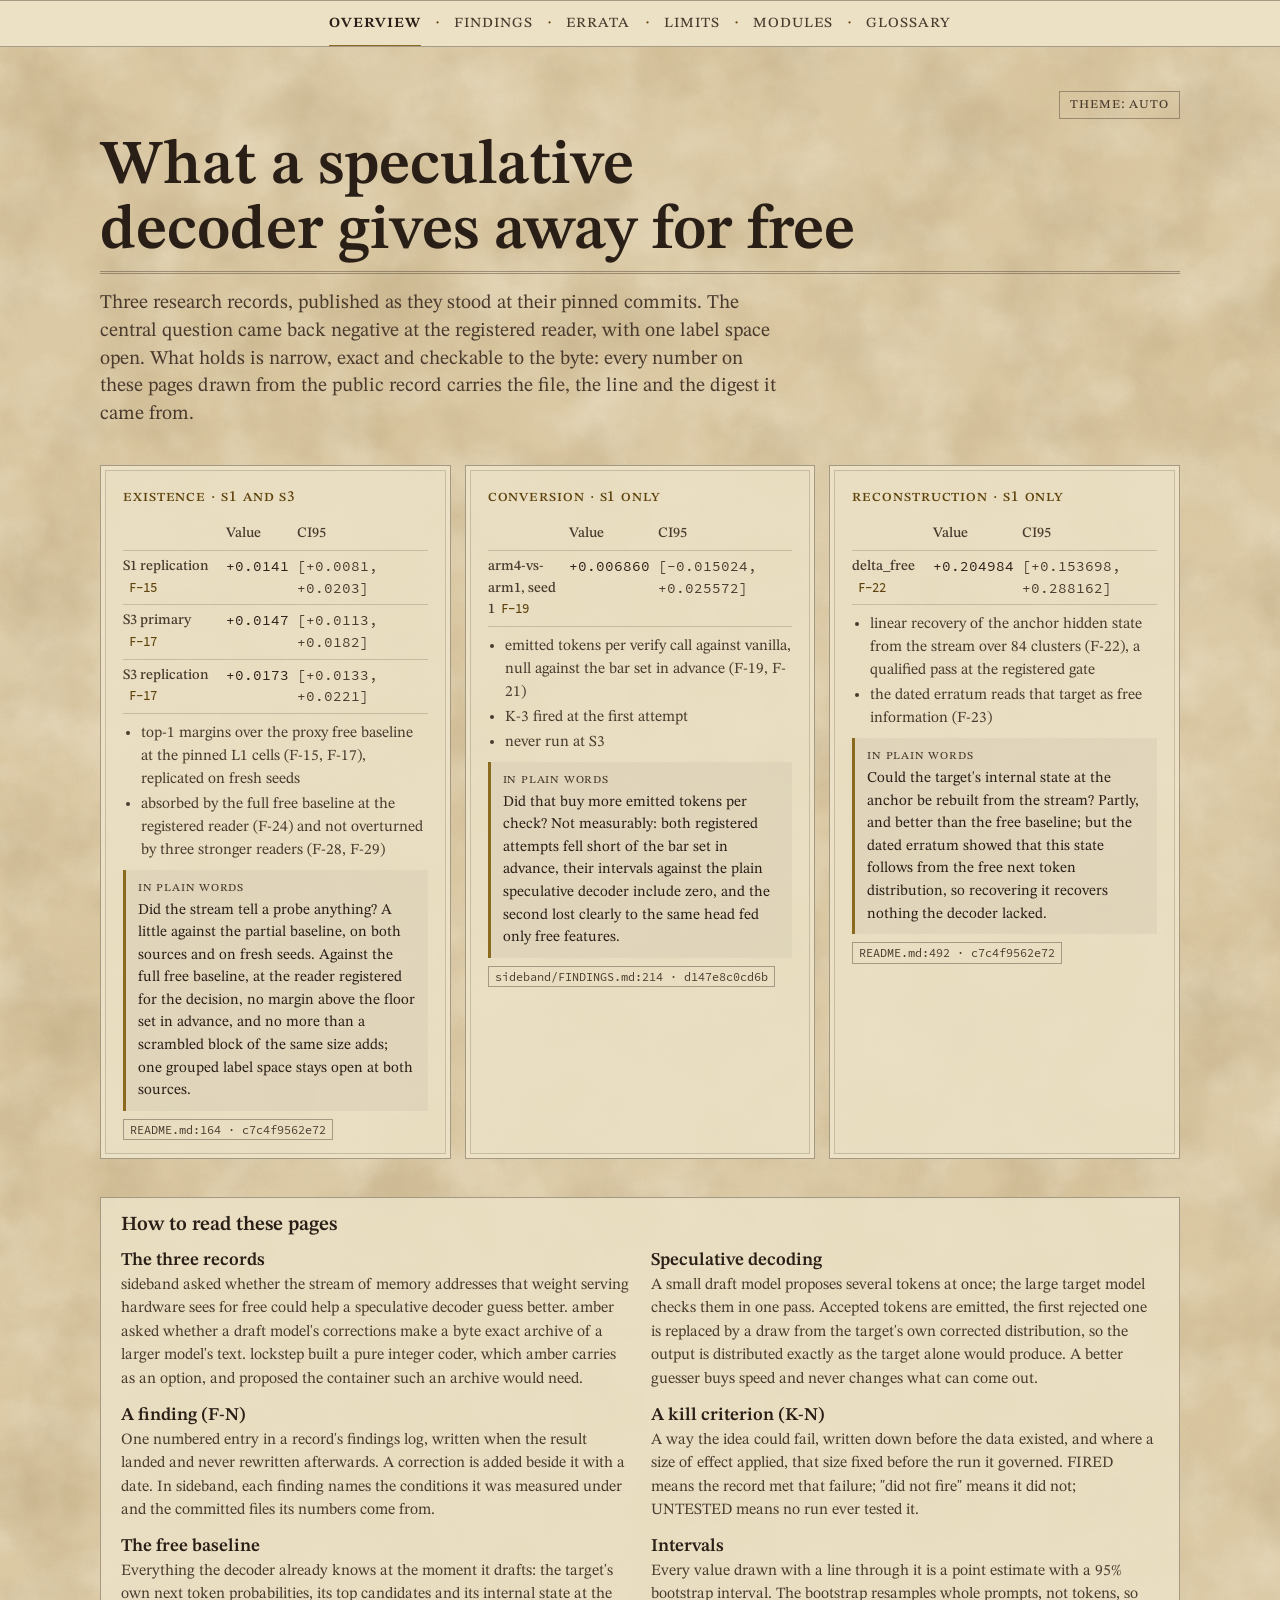
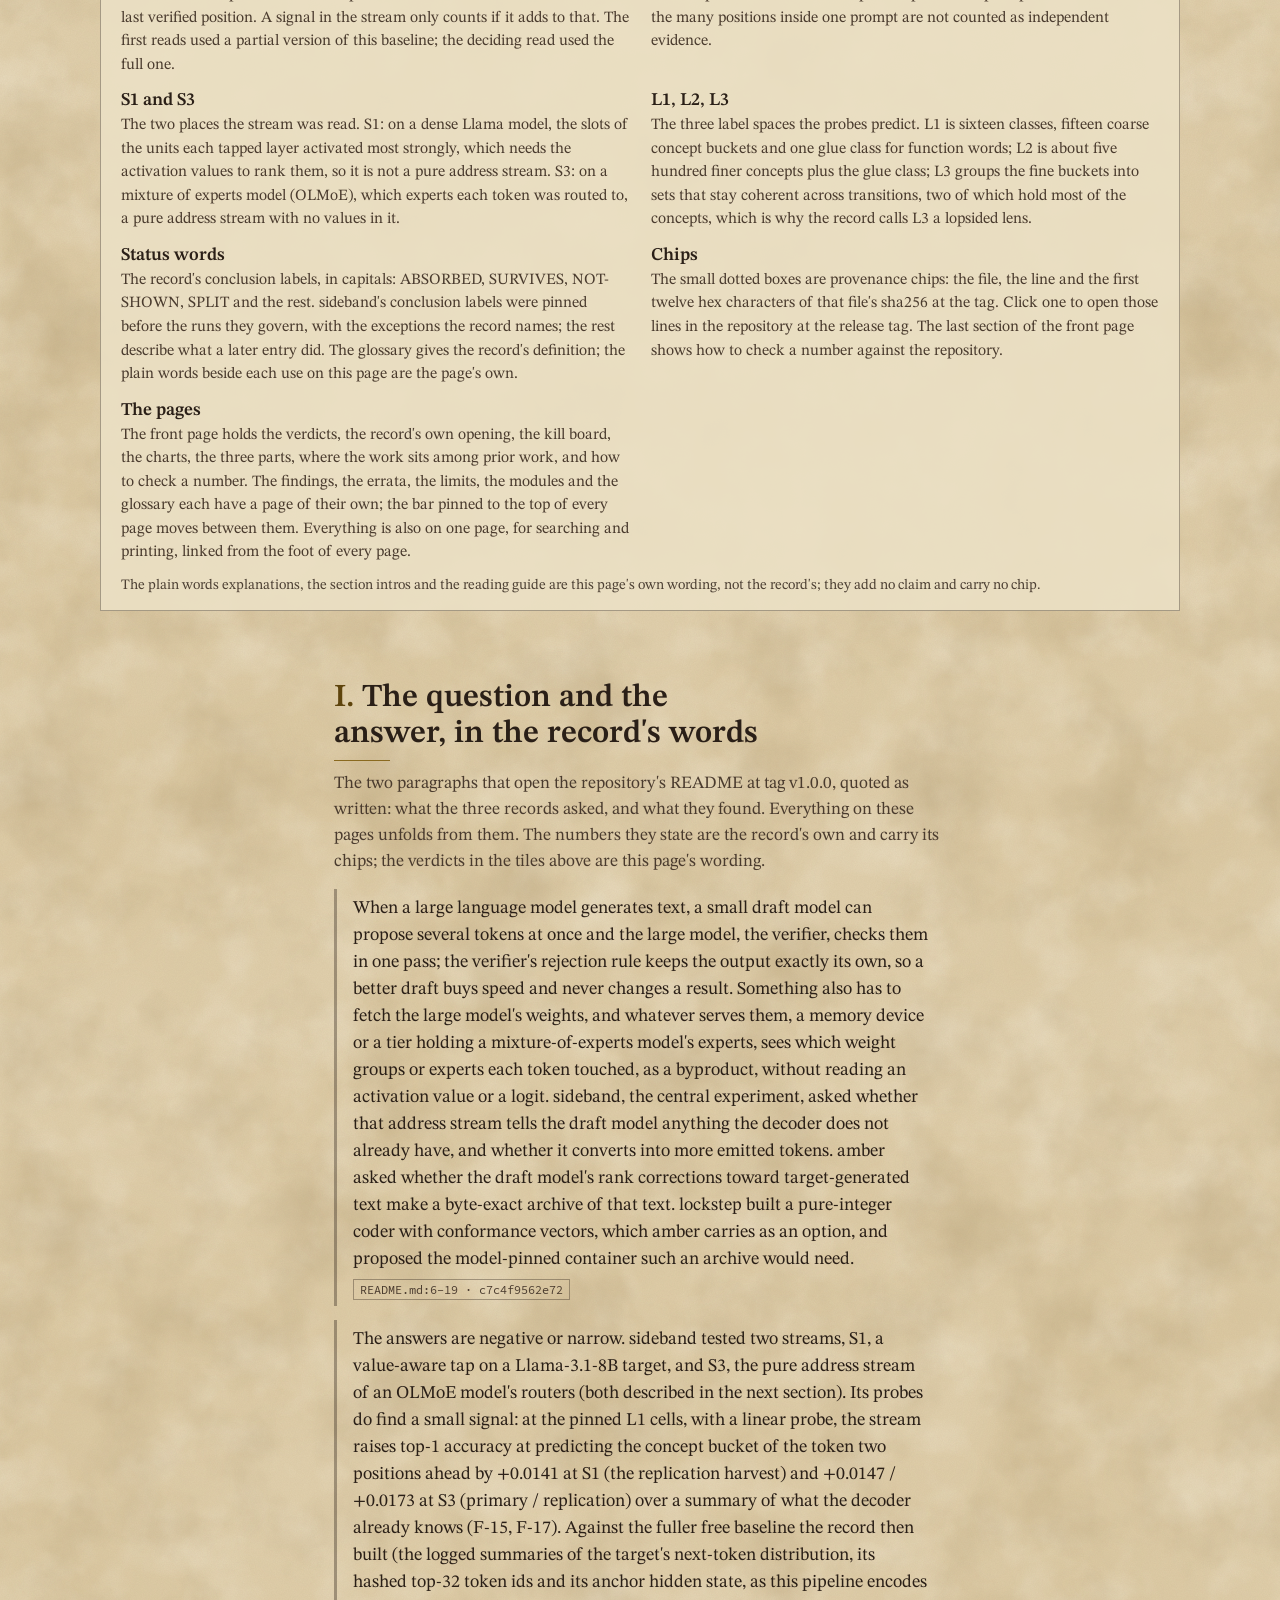
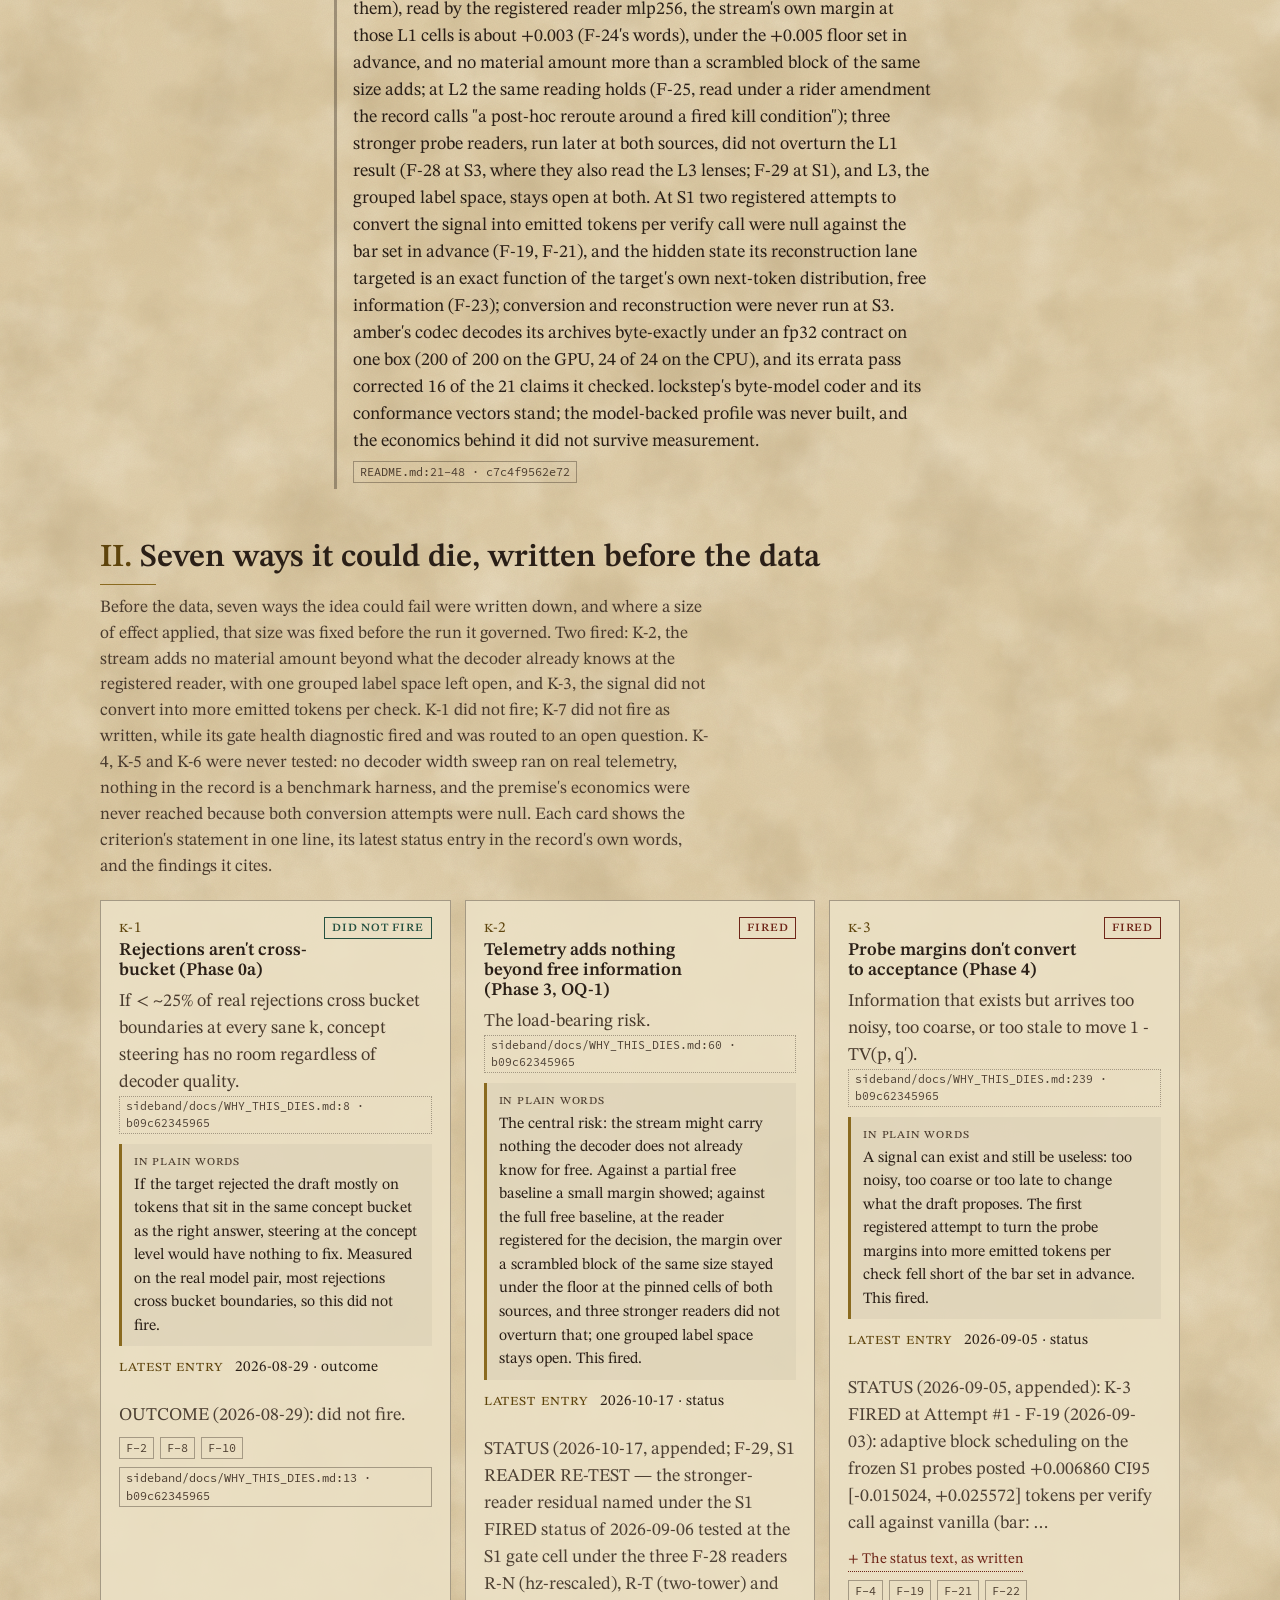
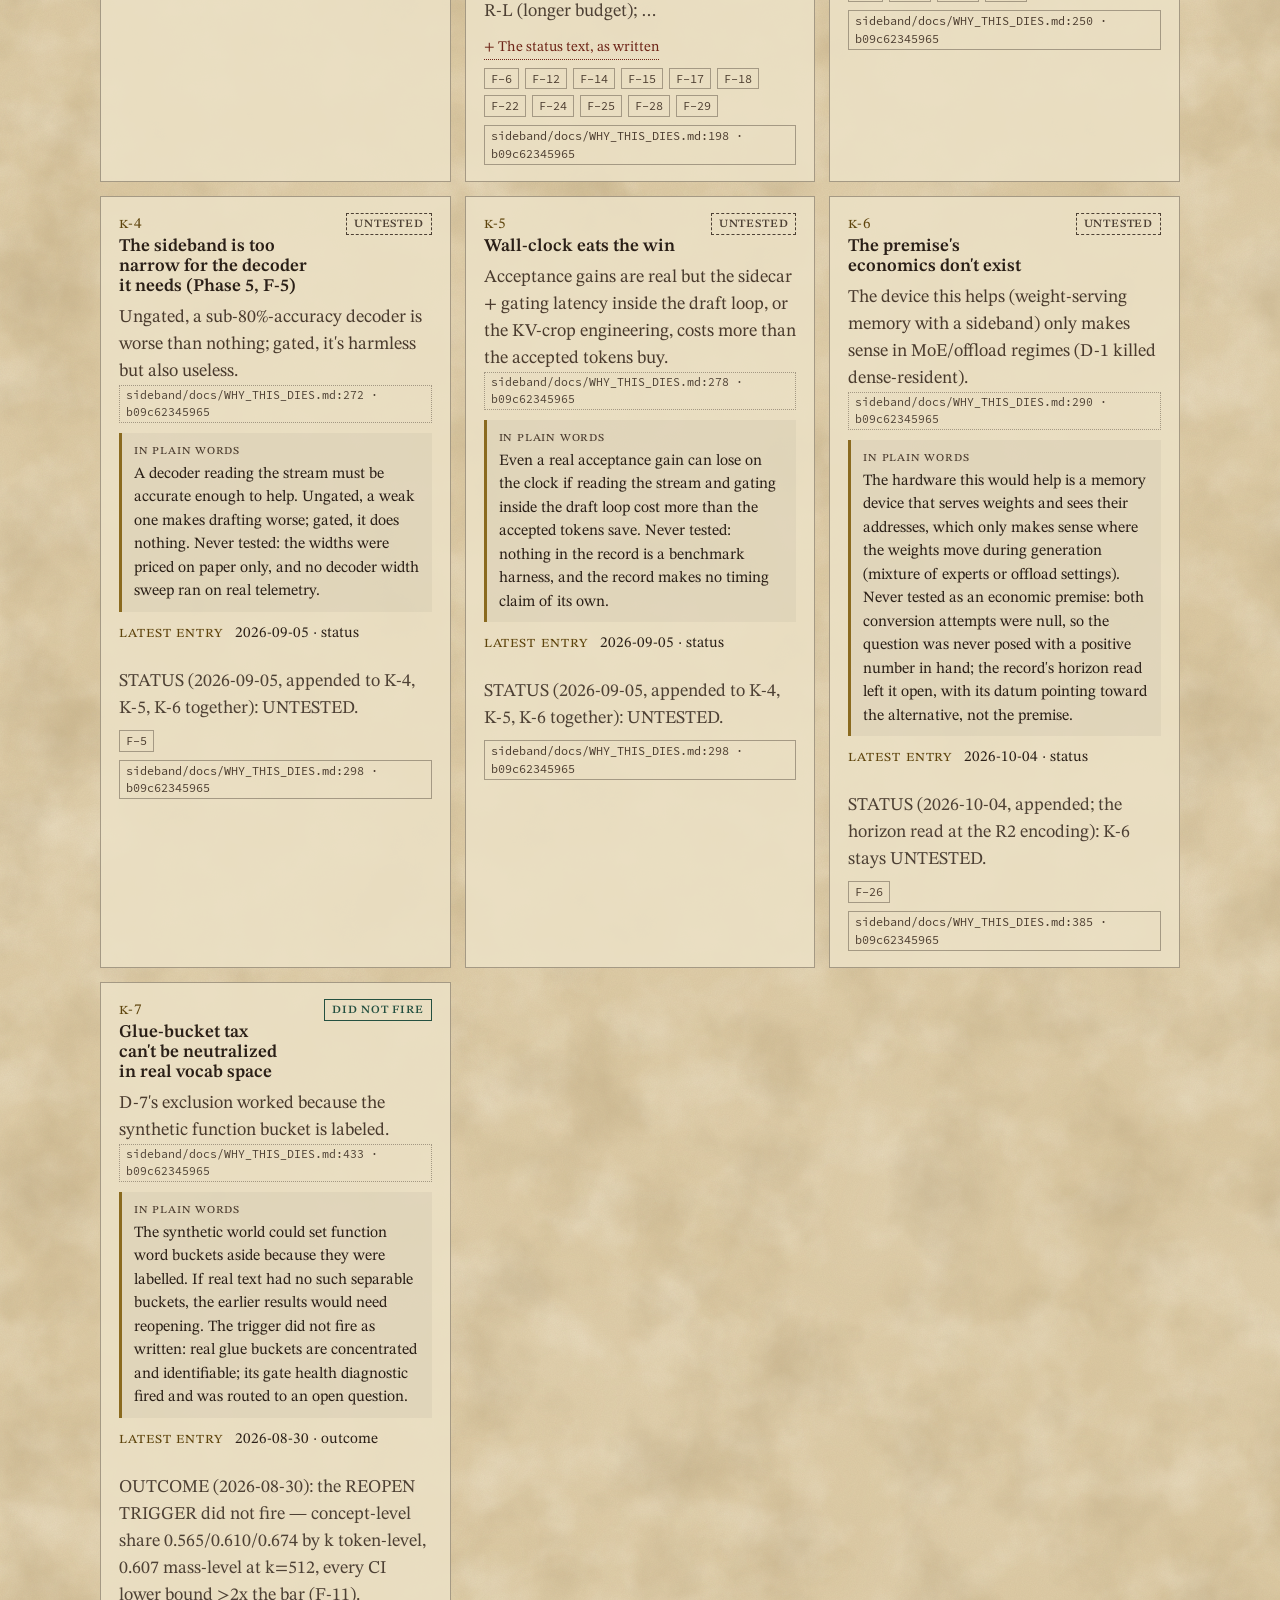
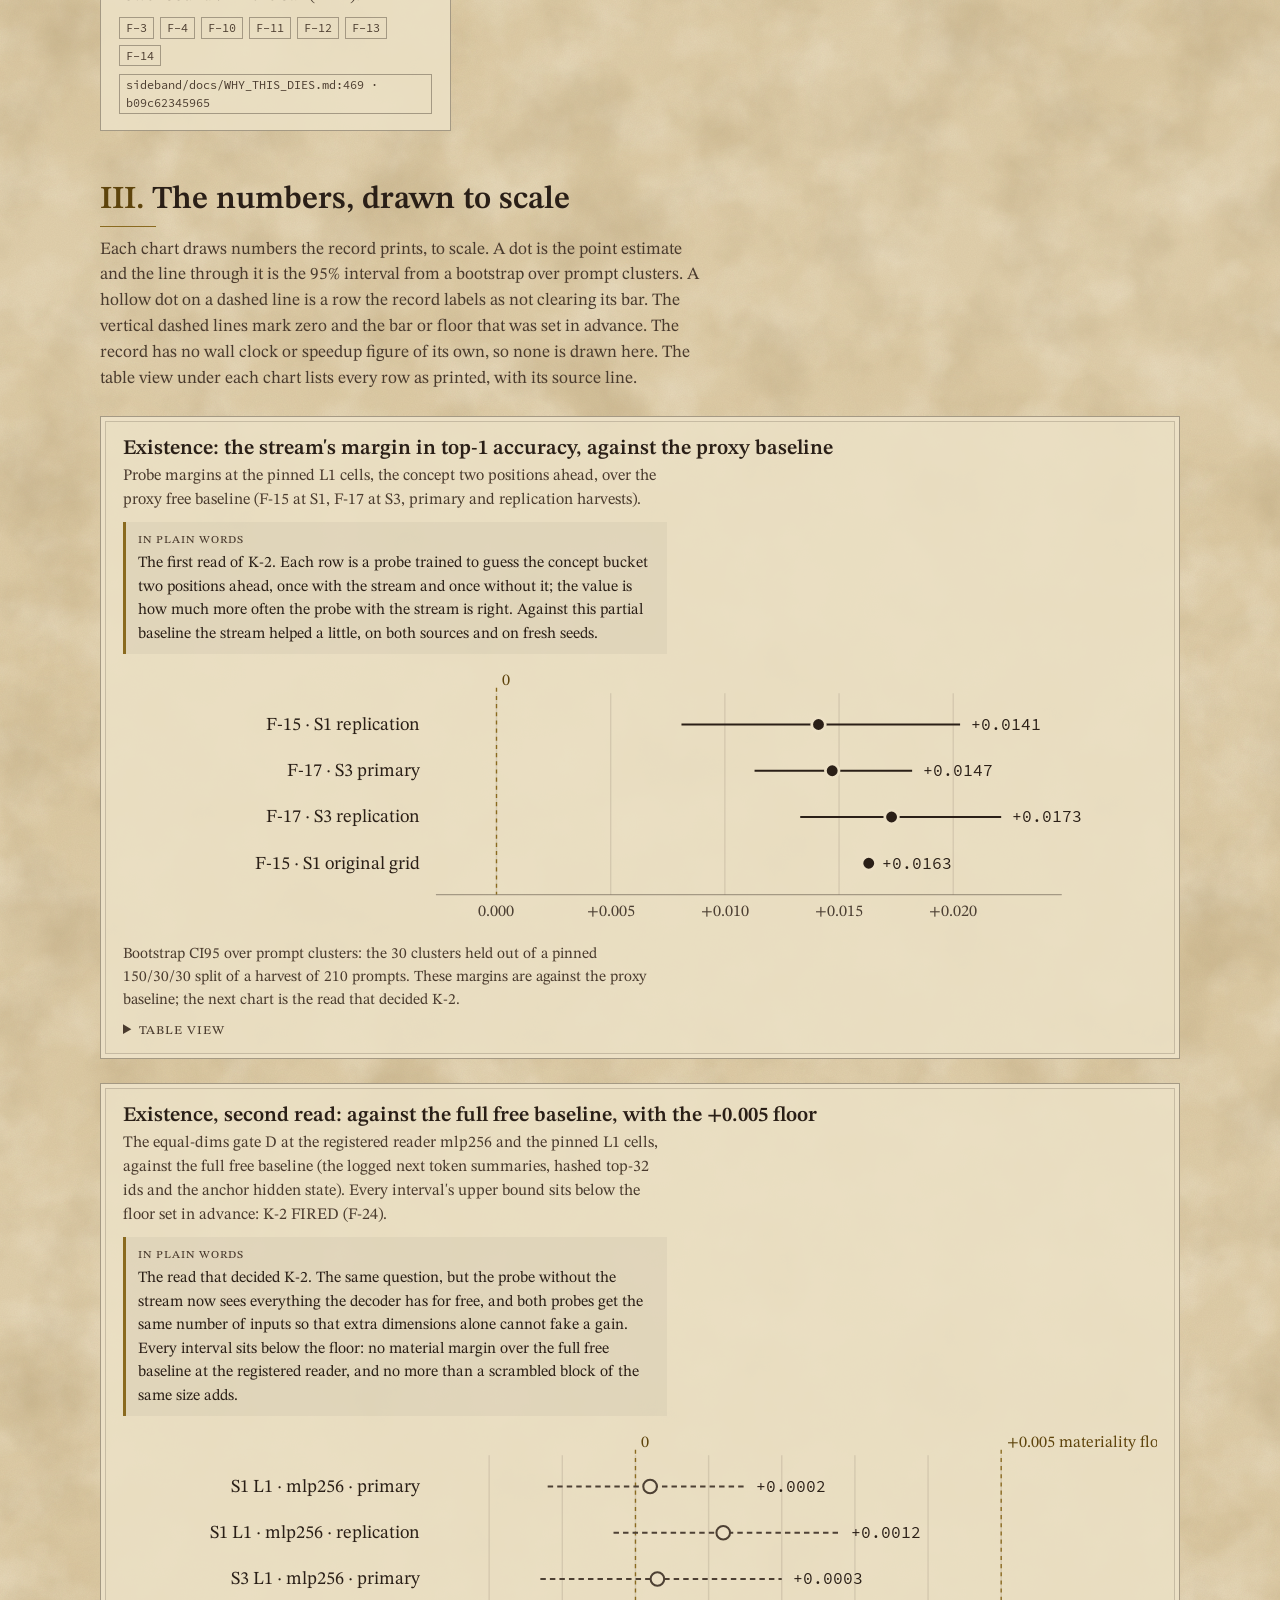
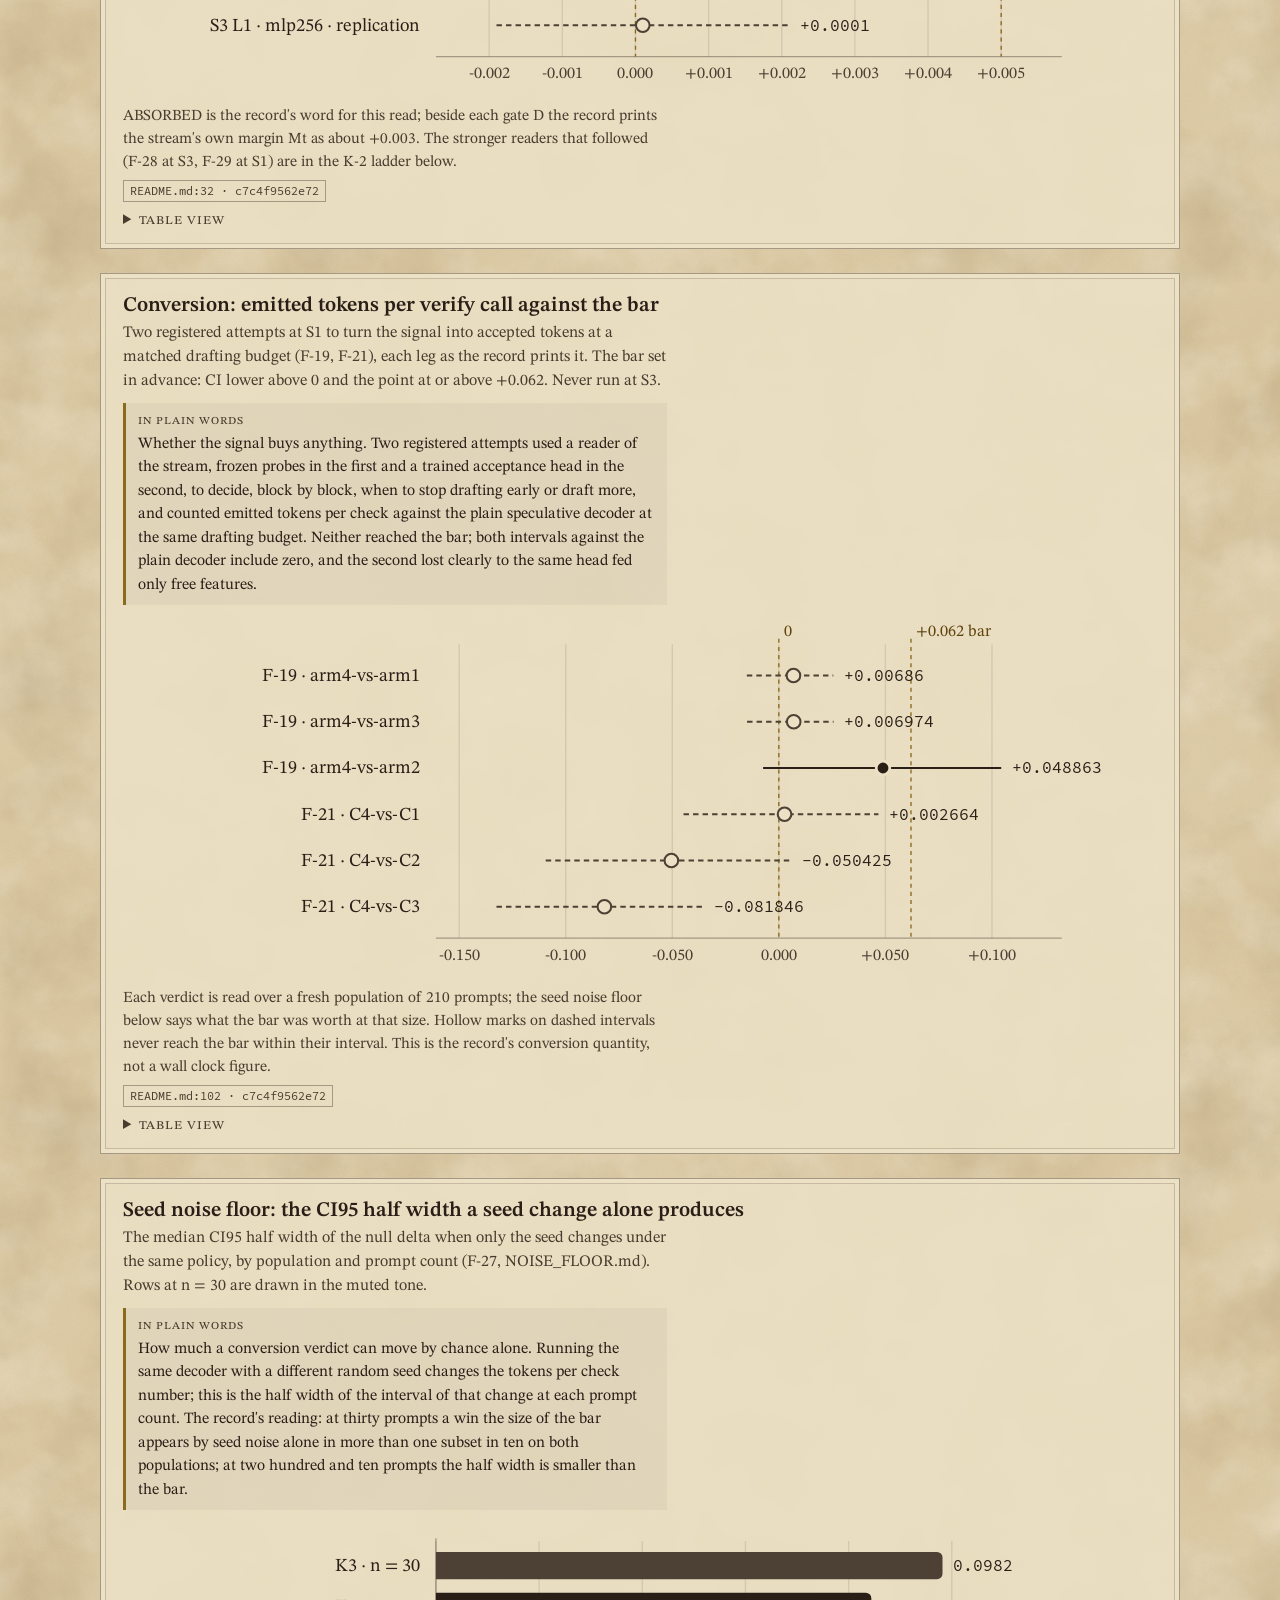
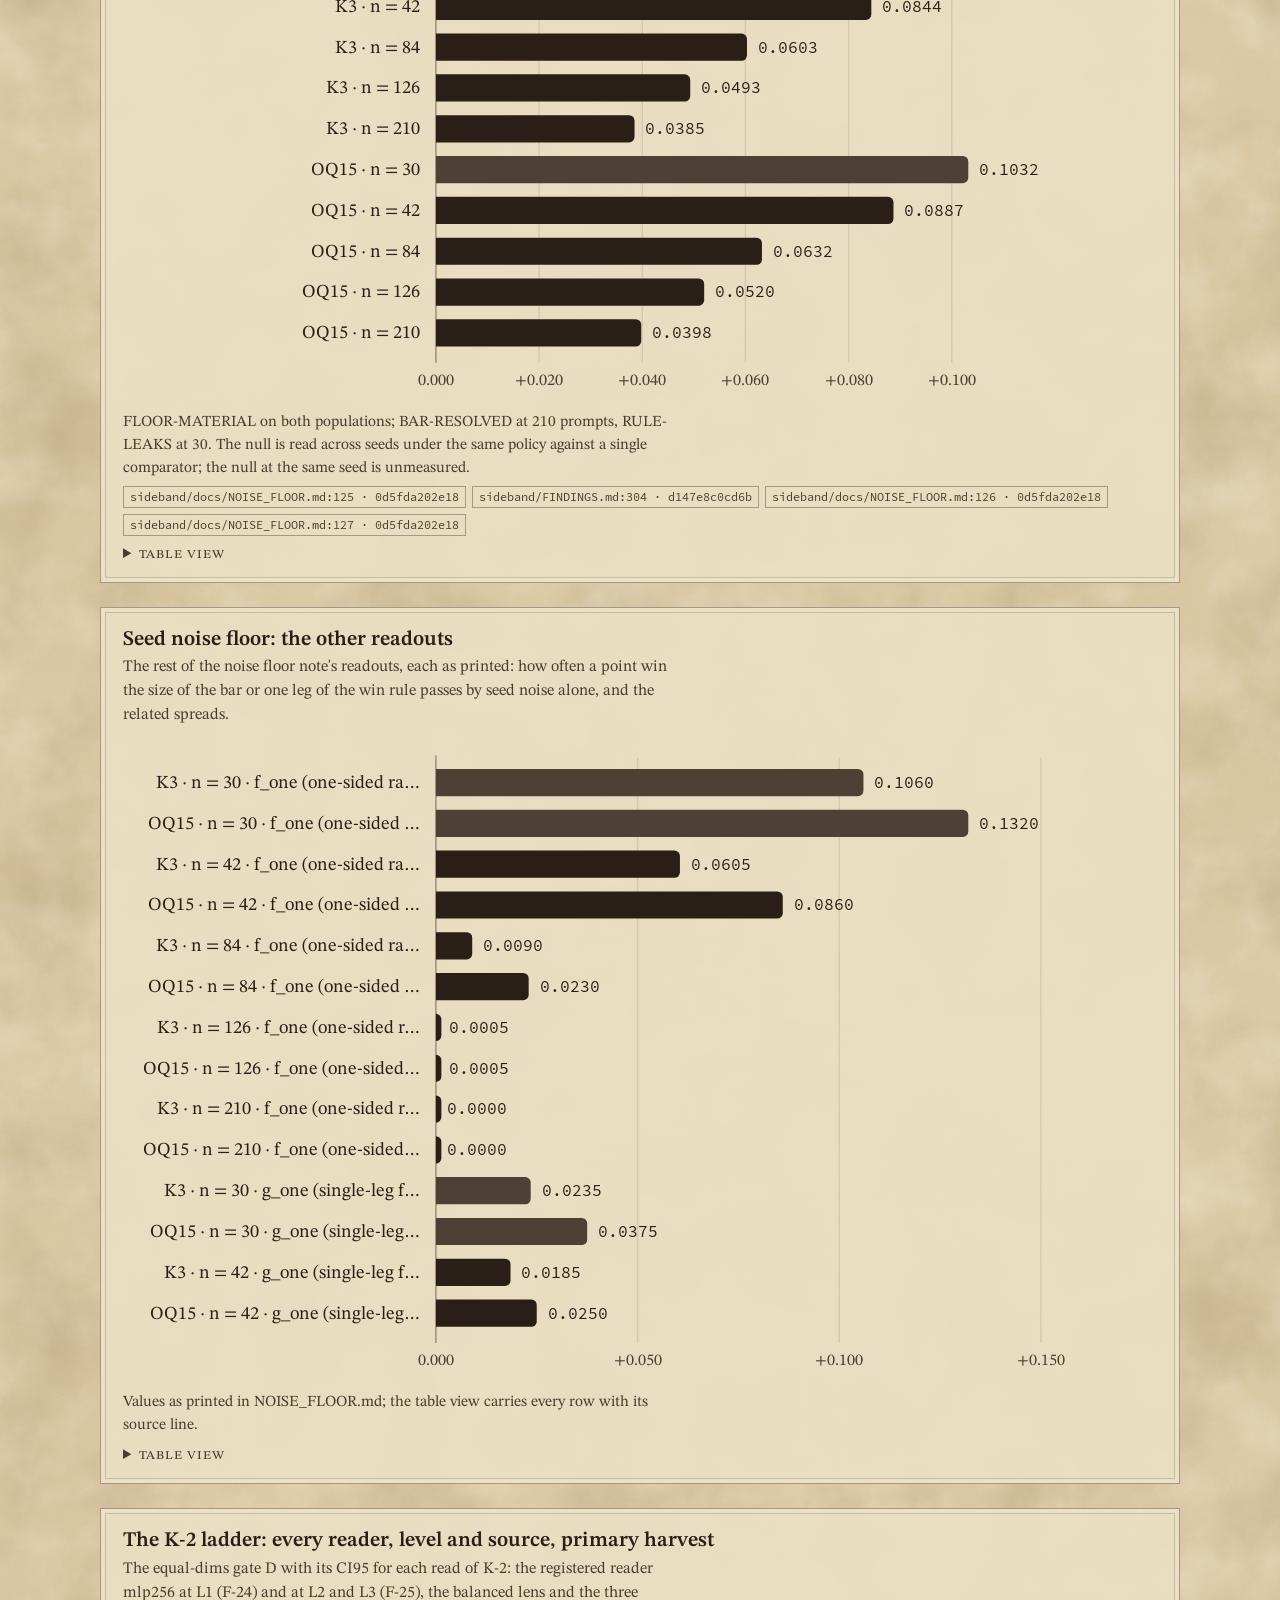
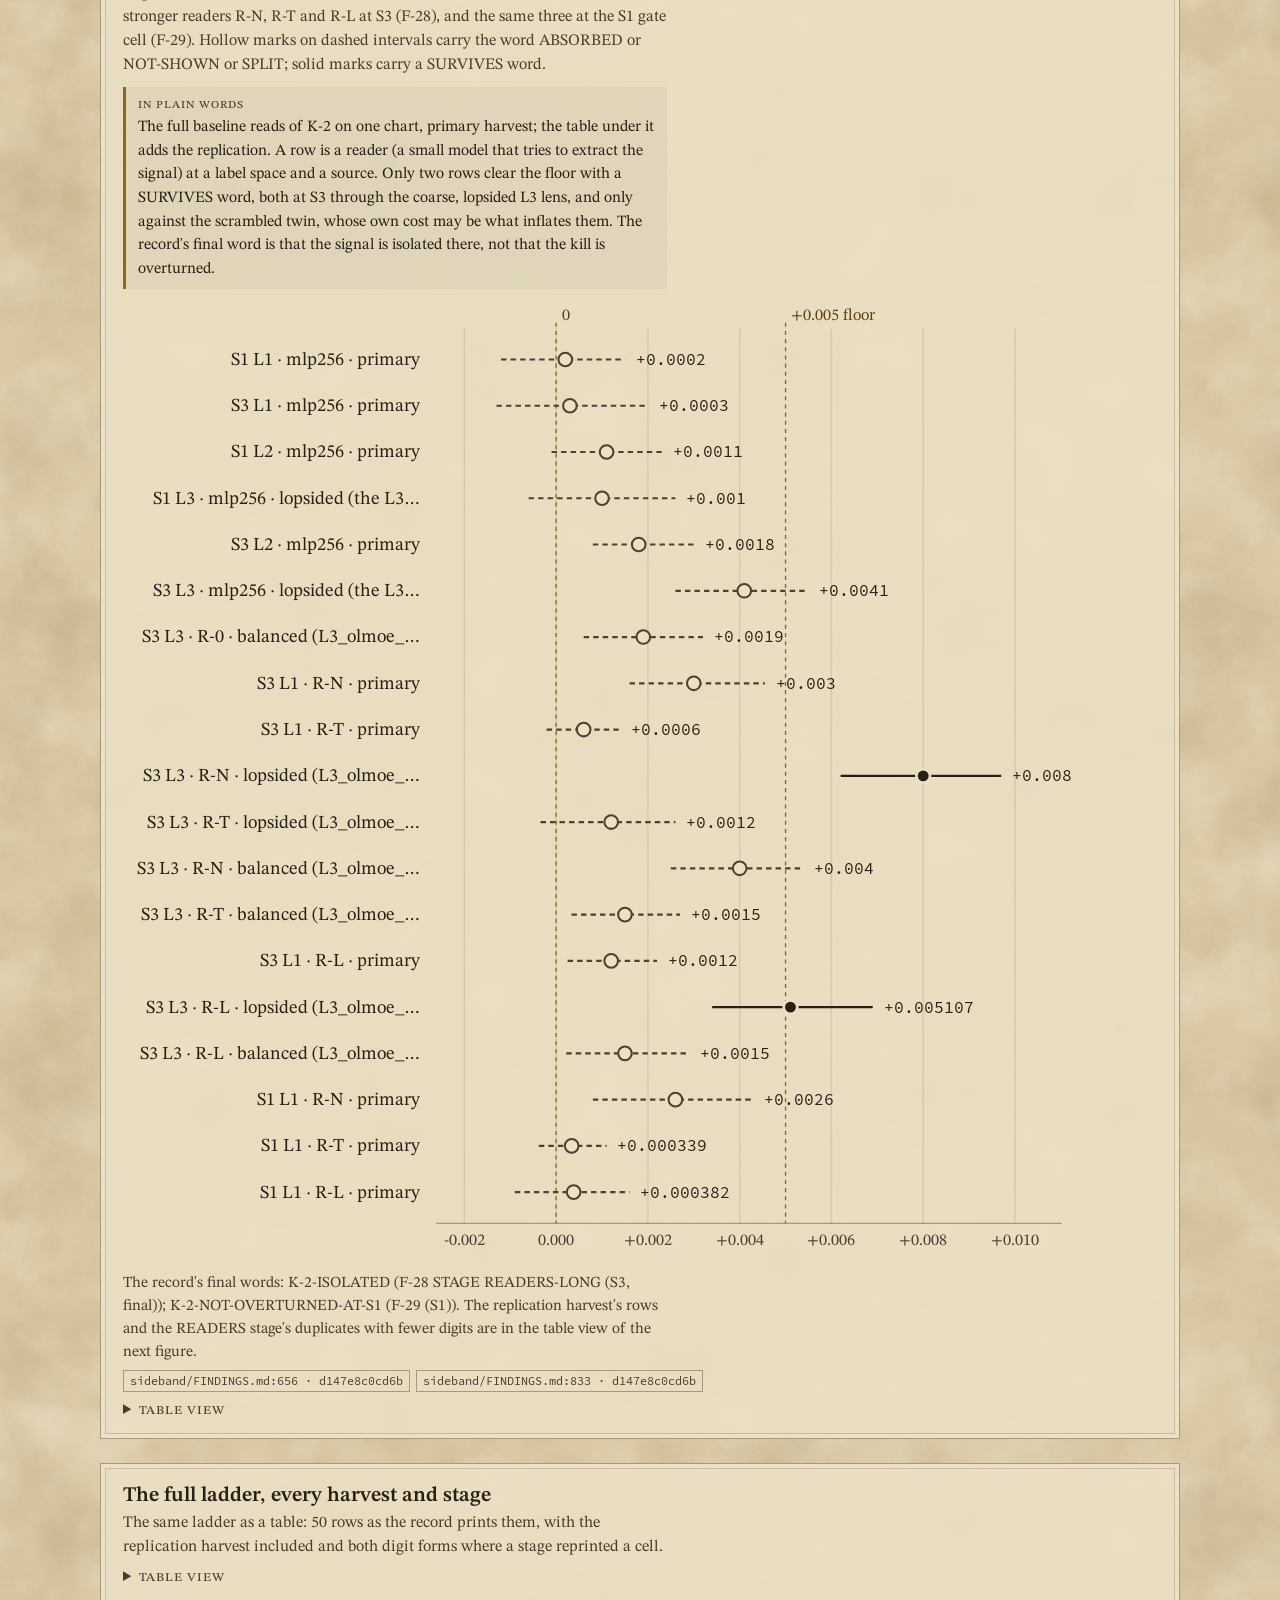
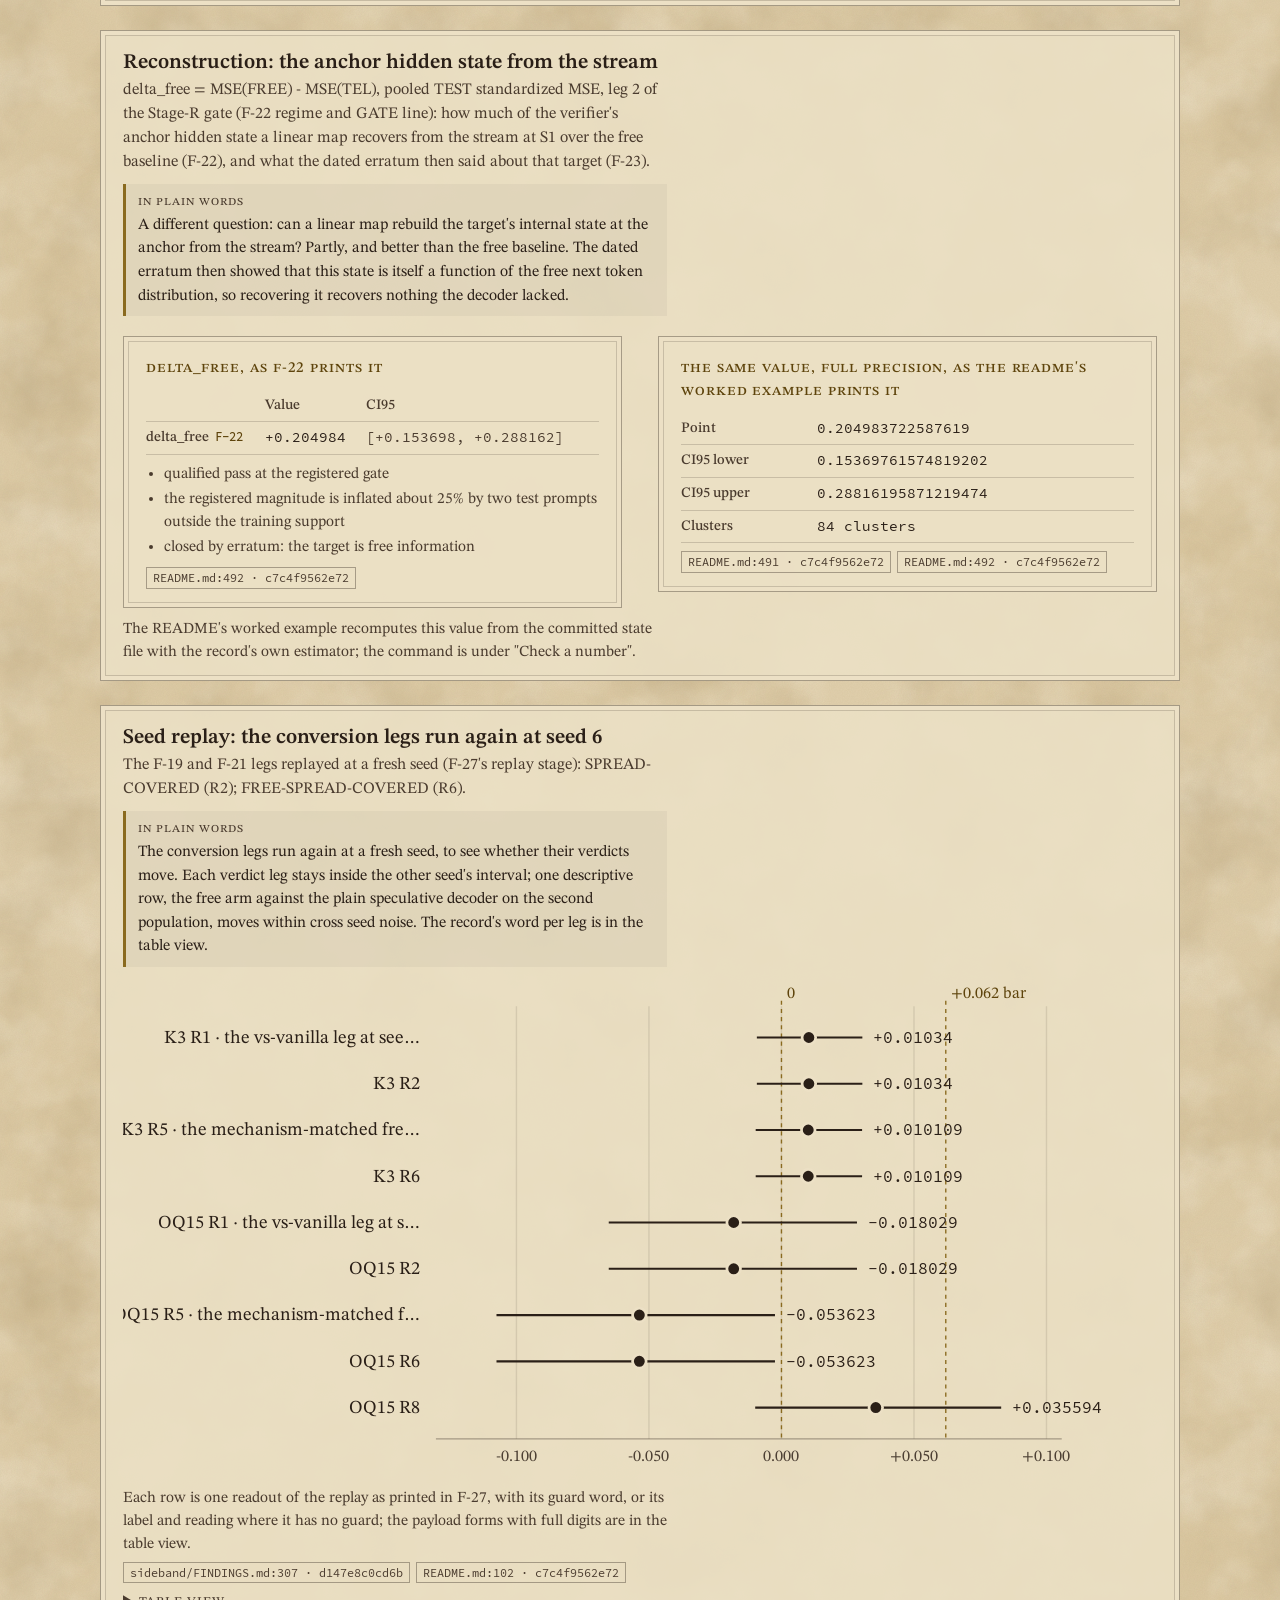
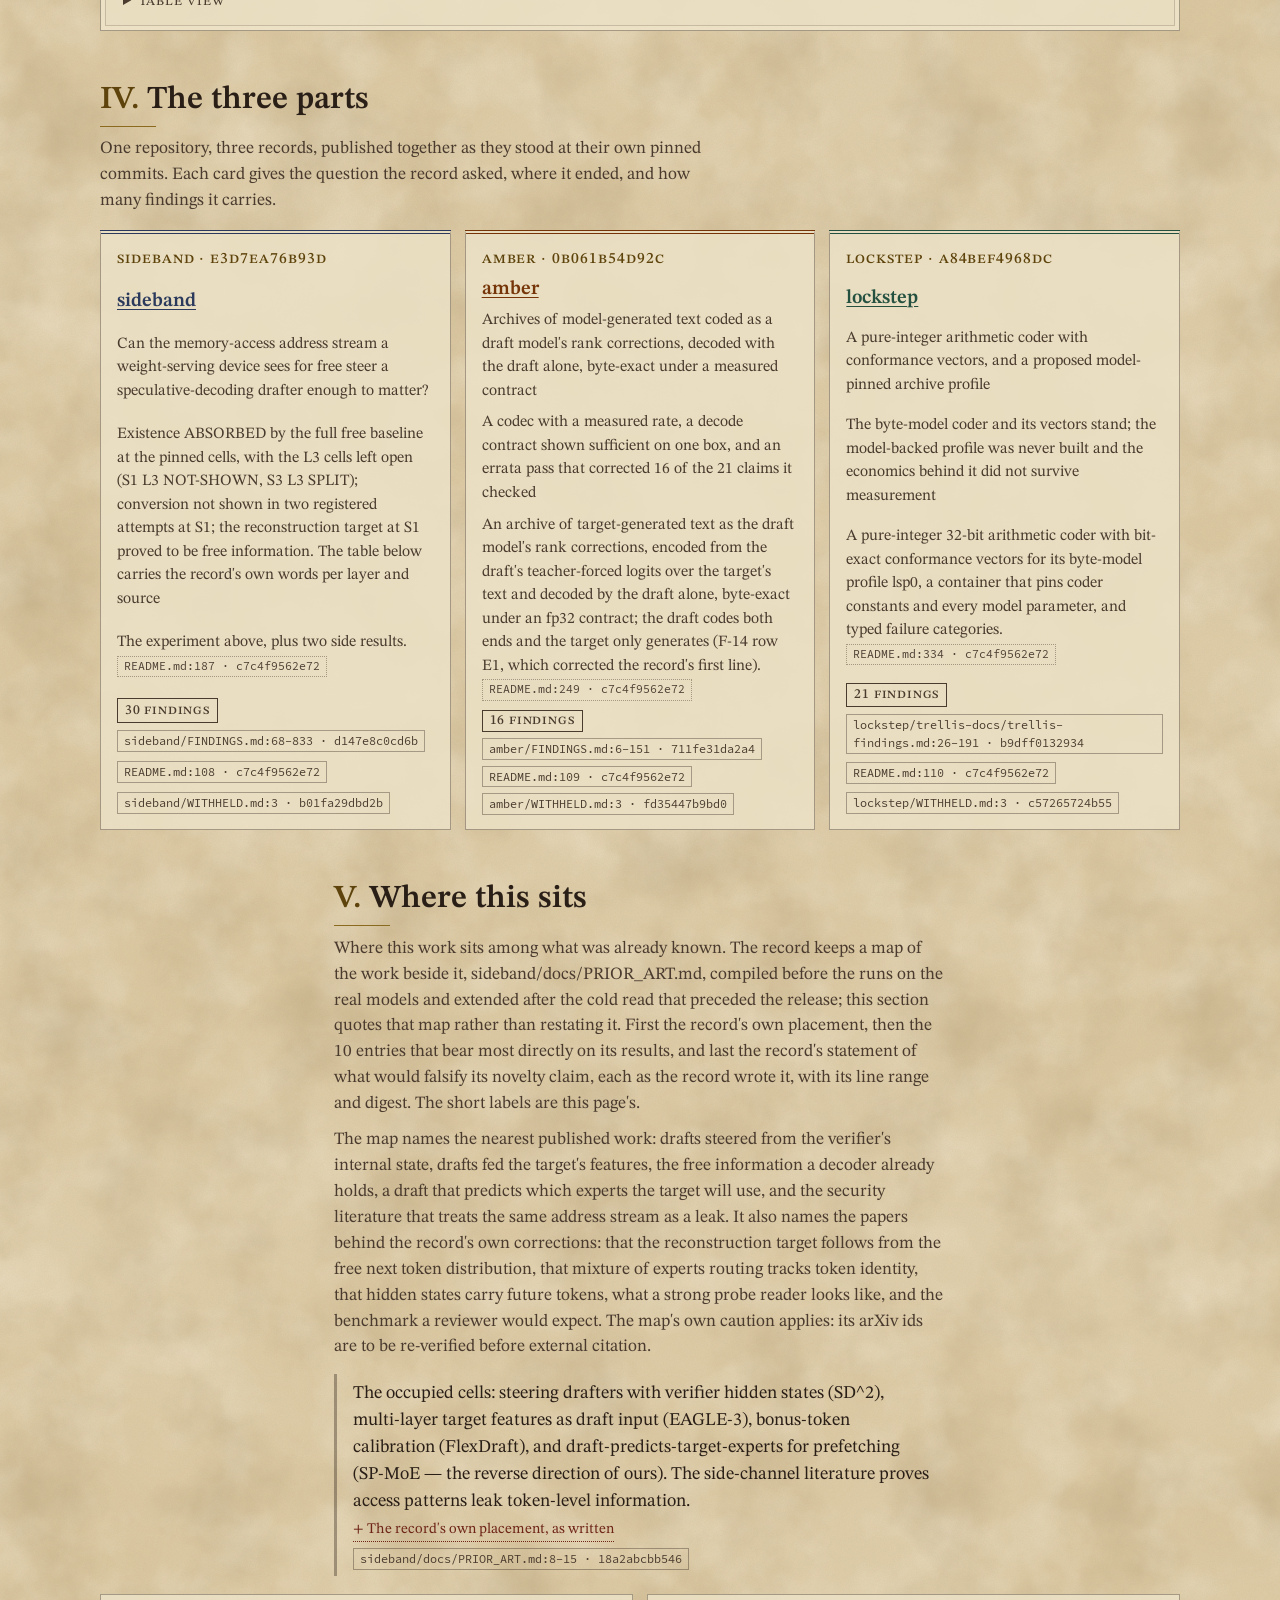
<file: docs/index.html>
<!doctype html>
<html lang="en">
<head>
<meta charset="utf-8">
<meta name="viewport" content="width=device-width, initial-scale=1, viewport-fit=cover">
<title>specdec-findings: What a speculative decoder gives away for free</title>
<meta name="description" content="The findings of specdec-sidechannels v1.0.0, three research records on what a speculative decoding system gives away for free, with every number traced to its file, line and digest.">
<link rel="canonical" href="https://mike-byrne-ai.github.io/specdec-findings/">
<link rel="icon" href="favicon.svg" type="image/svg+xml">
<meta name="theme-color" media="(prefers-color-scheme: light)" content="#e0cfac">
<meta name="theme-color" media="(prefers-color-scheme: dark)" content="#1a1511">
<meta property="og:type" content="website">
<meta property="og:site_name" content="specdec-findings">
<meta property="og:title" content="specdec-findings: What a speculative decoder gives away for free">
<meta property="og:description" content="The findings of specdec-sidechannels v1.0.0, three research records on what a speculative decoding system gives away for free, with every number traced to its file, line and digest.">
<meta property="og:url" content="https://mike-byrne-ai.github.io/specdec-findings/">
<meta property="og:image" content="https://mike-byrne-ai.github.io/specdec-findings/card.png">
<meta property="og:image:width" content="1200">
<meta property="og:image:height" content="630">
<meta property="og:image:alt" content="A parchment coloured card: specdec-findings, what a speculative decoder gives away for free; three research records, published as they stood at their pinned commits.">
<meta name="twitter:card" content="summary_large_image">
<meta name="twitter:title" content="specdec-findings: What a speculative decoder gives away for free">
<meta name="twitter:description" content="The findings of specdec-sidechannels v1.0.0, three research records on what a speculative decoding system gives away for free, with every number traced to its file, line and digest.">
<meta name="twitter:image" content="https://mike-byrne-ai.github.io/specdec-findings/card.png">
<link rel="preload" href="fonts/STIXTwoText[wght].woff2" as="font" type="font/woff2" crossorigin>
<link rel="stylesheet" href="style.css">
<script src="site.js"></script>
</head>
<body data-commit="447815f34ce6ca8042284a42ecdd5bdb1cd05977" data-page="index.html">
<a class="skip-link" href="#main">Skip to content</a>
<nav class="rail" aria-label="Pages">
  <ul><li><a href="index.html" aria-current="page">Overview</a></li><li><a href="findings.html">Findings</a></li><li><a href="errata.html">Errata</a></li><li><a href="limits.html">Limits</a></li><li><a href="modules.html">Modules</a></li><li><a href="glossary.html">Glossary</a></li></ul>
</nav>

<header class="masthead wide" id="top">
  <div class="topbar"><button class="theme-toggle" id="theme-toggle" type="button" hidden>Theme: auto</button></div>
  <h1>What a speculative decoder gives away for free</h1>
  <p class="lede col" style="margin-inline:0">Three research records, published as they stood at their pinned commits. The central question came back negative at the registered reader, with one label space open. What holds is narrow, exact and checkable to the byte: every number on these pages drawn from the public record carries the file, the line and the digest it came from.</p>
  <div class="tiles" id="verdicts"><div class="tile"><div class="label">Existence · S1 and S3</div><table class="vals"><thead><tr><th></th><th>Value</th><th>CI95</th></tr></thead><tbody><tr><th scope="row">S1 replication<span class="fid">F-15</span></th><td class="num">+0.0141</td><td class="num ci">[+0.0081, +0.0203]</td></tr><tr><th scope="row">S3 primary<span class="fid">F-17</span></th><td class="num">+0.0147</td><td class="num ci">[+0.0113, +0.0182]</td></tr><tr><th scope="row">S3 replication<span class="fid">F-17</span></th><td class="num">+0.0173</td><td class="num ci">[+0.0133, +0.0221]</td></tr></tbody></table><ul class="words"><li>top-1 margins over the proxy free baseline at the pinned L1 cells (F-15, F-17), replicated on fresh seeds</li><li>absorbed by the full free baseline at the registered reader (F-24) and not overturned by three stronger readers (F-28, F-29)</li></ul><div class="plain"><span class="plain-label">In plain words</span>Did the stream tell a probe anything? A little against the partial baseline, on both sources and on fresh seeds. Against the full free baseline, at the reader registered for the decision, no margin above the floor set in advance, and no more than a scrambled block of the same size adds; one grouped label space stays open at both sources.</div><div class="cites"><a class="prov" href="https://github.com/Mike-Byrne-AI/specdec-sidechannels/blob/v1.0.0/README.md?plain=1#L164">README.md:164 · c7c4f9562e72</a></div></div><div class="tile"><div class="label">Conversion · S1 only</div><table class="vals"><thead><tr><th></th><th>Value</th><th>CI95</th></tr></thead><tbody><tr><th scope="row">arm4-vs-arm1, seed 1<span class="fid">F-19</span></th><td class="num">+0.006860</td><td class="num ci">[-0.015024, +0.025572]</td></tr></tbody></table><ul class="words"><li>emitted tokens per verify call against vanilla, null against the bar set in advance (F-19, F-21)</li><li>K-3 fired at the first attempt</li><li>never run at S3</li></ul><div class="plain"><span class="plain-label">In plain words</span>Did that buy more emitted tokens per check? Not measurably: both registered attempts fell short of the bar set in advance, their intervals against the plain speculative decoder include zero, and the second lost clearly to the same head fed only free features.</div><div class="cites"><a class="prov" href="https://github.com/Mike-Byrne-AI/specdec-sidechannels/blob/v1.0.0/sideband/FINDINGS.md?plain=1#L214">sideband/FINDINGS.md:214 · d147e8c0cd6b</a></div></div><div class="tile"><div class="label">Reconstruction · S1 only</div><table class="vals"><thead><tr><th></th><th>Value</th><th>CI95</th></tr></thead><tbody><tr><th scope="row">delta_free<span class="fid">F-22</span></th><td class="num">+0.204984</td><td class="num ci">[+0.153698, +0.288162]</td></tr></tbody></table><ul class="words"><li>linear recovery of the anchor hidden state from the stream over 84 clusters (F-22), a qualified pass at the registered gate</li><li>the dated erratum reads that target as free information (F-23)</li></ul><div class="plain"><span class="plain-label">In plain words</span>Could the target&#x27;s internal state at the anchor be rebuilt from the stream? Partly, and better than the free baseline; but the dated erratum showed that this state follows from the free next token distribution, so recovering it recovers nothing the decoder lacked.</div><div class="cites"><a class="prov" href="https://github.com/Mike-Byrne-AI/specdec-sidechannels/blob/v1.0.0/README.md?plain=1#L492">README.md:492 · c7c4f9562e72</a></div></div></div>
  <div class="guide" id="guide"><h2>How to read these pages</h2><dl><div><dt>The three records</dt><dd>sideband asked whether the stream of memory addresses that weight serving hardware sees for free could help a speculative decoder guess better. amber asked whether a draft model&#x27;s corrections make a byte exact archive of a larger model&#x27;s text. lockstep built a pure integer coder, which amber carries as an option, and proposed the container such an archive would need.</dd></div><div><dt>Speculative decoding</dt><dd>A small draft model proposes several tokens at once; the large target model checks them in one pass. Accepted tokens are emitted, the first rejected one is replaced by a draw from the target&#x27;s own corrected distribution, so the output is distributed exactly as the target alone would produce. A better guesser buys speed and never changes what can come out.</dd></div><div><dt>A finding (F-N)</dt><dd>One numbered entry in a record&#x27;s findings log, written when the result landed and never rewritten afterwards. A correction is added beside it with a date. In sideband, each finding names the conditions it was measured under and the committed files its numbers come from.</dd></div><div><dt>A kill criterion (K-N)</dt><dd>A way the idea could fail, written down before the data existed, and where a size of effect applied, that size fixed before the run it governed. FIRED means the record met that failure; &quot;did not fire&quot; means it did not; UNTESTED means no run ever tested it.</dd></div><div><dt>The free baseline</dt><dd>Everything the decoder already knows at the moment it drafts: the target&#x27;s own next token probabilities, its top candidates and its internal state at the last verified position. A signal in the stream only counts if it adds to that. The first reads used a partial version of this baseline; the deciding read used the full one.</dd></div><div><dt>Intervals</dt><dd>Every value drawn with a line through it is a point estimate with a 95% bootstrap interval. The bootstrap resamples whole prompts, not tokens, so the many positions inside one prompt are not counted as independent evidence.</dd></div><div><dt>S1 and S3</dt><dd>The two places the stream was read. S1: on a dense Llama model, the slots of the units each tapped layer activated most strongly, which needs the activation values to rank them, so it is not a pure address stream. S3: on a mixture of experts model (OLMoE), which experts each token was routed to, a pure address stream with no values in it.</dd></div><div><dt>L1, L2, L3</dt><dd>The three label spaces the probes predict. L1 is sixteen classes, fifteen coarse concept buckets and one glue class for function words; L2 is about five hundred finer concepts plus the glue class; L3 groups the fine buckets into sets that stay coherent across transitions, two of which hold most of the concepts, which is why the record calls L3 a lopsided lens.</dd></div><div><dt>Status words</dt><dd>The record&#x27;s conclusion labels, in capitals: ABSORBED, SURVIVES, NOT-SHOWN, SPLIT and the rest. sideband&#x27;s conclusion labels were pinned before the runs they govern, with the exceptions the record names; the rest describe what a later entry did. The glossary gives the record&#x27;s definition; the plain words beside each use on this page are the page&#x27;s own.</dd></div><div><dt>Chips</dt><dd>The small dotted boxes are provenance chips: the file, the line and the first twelve hex characters of that file&#x27;s sha256 at the tag. Click one to open those lines in the repository at the release tag. The last section of the front page shows how to check a number against the repository.</dd></div><div><dt>The pages</dt><dd>The front page holds the verdicts, the record&#x27;s own opening, the kill board, the charts, the three parts, where the work sits among prior work, and how to check a number. The findings, the errata, the limits, the modules and the glossary each have a page of their own; the bar pinned to the top of every page moves between them. Everything is also on one page, for searching and printing, linked from the foot of every page.</dd></div></dl><p class="credit">The plain words explanations, the section intros and the reading guide are this page&#x27;s own wording, not the record&#x27;s; they add no claim and carry no chip.</p></div>
</header>

<main id="main" tabindex="-1">
<section id="abstract"><div class="col">
<h2>The question and the answer, in the record's words</h2>
<p class="intro">The two paragraphs that open the repository&#x27;s README at tag v1.0.0, quoted as written: what the three records asked, and what they found. Everything on these pages unfolds from them. The numbers they state are the record&#x27;s own and carry its chips; the verdicts in the tiles above are this page&#x27;s wording.</p>
<div class="quote"><p>When a large language model generates text, a small draft model can propose several tokens at once and the large model, the verifier, checks them in one pass; the verifier&#x27;s rejection rule keeps the output exactly its own, so a better draft buys speed and never changes a result. Something also has to fetch the large model&#x27;s weights, and whatever serves them, a memory device or a tier holding a mixture-of-experts model&#x27;s experts, sees which weight groups or experts each token touched, as a byproduct, without reading an activation value or a logit. sideband, the central experiment, asked whether that address stream tells the draft model anything the decoder does not already have, and whether it converts into more emitted tokens. amber asked whether the draft model&#x27;s rank corrections toward target-generated text make a byte-exact archive of that text. lockstep built a pure-integer coder with conformance vectors, which amber carries as an option, and proposed the model-pinned container such an archive would need.</p><div class="cites"><a class="prov" href="https://github.com/Mike-Byrne-AI/specdec-sidechannels/blob/v1.0.0/README.md?plain=1#L6-L19">README.md:6–19 · c7c4f9562e72</a></div></div>
<div class="quote"><p>The answers are negative or narrow. sideband tested two streams, S1, a value-aware tap on a Llama-3.1-8B target, and S3, the pure address stream of an OLMoE model&#x27;s routers (both described in the next section). Its probes do find a small signal: at the pinned L1 cells, with a linear probe, the stream raises top-1 accuracy at predicting the concept bucket of the token two positions ahead by +0.0141 at S1 (the replication harvest) and +0.0147 / +0.0173 at S3 (primary / replication) over a summary of what the decoder already knows (F-15, F-17). Against the fuller free baseline the record then built (the logged summaries of the target&#x27;s next-token distribution, its hashed top-32 token ids and its anchor hidden state, as this pipeline encodes them), read by the registered reader mlp256, the stream&#x27;s own margin at those L1 cells is about +0.003 (F-24&#x27;s words), under the +0.005 floor set in advance, and no material amount more than a scrambled block of the same size adds; at L2 the same reading holds (F-25, read under a rider amendment the record calls &quot;a post-hoc reroute around a fired kill condition&quot;); three stronger probe readers, run later at both sources, did not overturn the L1 result (F-28 at S3, where they also read the L3 lenses; F-29 at S1), and L3, the grouped label space, stays open at both. At S1 two registered attempts to convert the signal into emitted tokens per verify call were null against the bar set in advance (F-19, F-21), and the hidden state its reconstruction lane targeted is an exact function of the target&#x27;s own next-token distribution, free information (F-23); conversion and reconstruction were never run at S3. amber&#x27;s codec decodes its archives byte-exactly under an fp32 contract on one box (200 of 200 on the GPU, 24 of 24 on the CPU), and its errata pass corrected 16 of the 21 claims it checked. lockstep&#x27;s byte-model coder and its conformance vectors stand; the model-backed profile was never built, and the economics behind it did not survive measurement.</p><div class="cites"><a class="prov" href="https://github.com/Mike-Byrne-AI/specdec-sidechannels/blob/v1.0.0/README.md?plain=1#L21-L48">README.md:21–48 · c7c4f9562e72</a></div></div>
</div></section>

<section id="kill"><div class="wide">
<h2>Seven ways it could die, written before the data</h2>
<p class="intro">Before the data, seven ways the idea could fail were written down, and where a size of effect applied, that size was fixed before the run it governed. Two fired: K-2, the stream adds no material amount beyond what the decoder already knows at the registered reader, with one grouped label space left open, and K-3, the signal did not convert into more emitted tokens per check. K-1 did not fire; K-7 did not fire as written, while its gate health diagnostic fired and was routed to an open question. K-4, K-5 and K-6 were never tested: no decoder width sweep ran on real telemetry, nothing in the record is a benchmark harness, and the premise&#x27;s economics were never reached because both conversion attempts were null. Each card shows the criterion&#x27;s statement in one line, its latest status entry in the record&#x27;s own words, and the findings it cites.</p>
<div class="kill" id="killboard">
<div class="card" id="K-1"><div class="head"><div><div class="id">K-1</div><h3>Rejections aren&#x27;t cross-bucket (Phase 0a)</h3></div><span class="chip held">did not fire</span></div><p class="ink2">If &lt; ~25% of real rejections cross bucket boundaries at every sane k, concept steering has no room regardless of decoder quality. <a class="prov" href="https://github.com/Mike-Byrne-AI/specdec-sidechannels/blob/v1.0.0/sideband/docs/WHY_THIS_DIES.md?plain=1#L8">sideband/docs/WHY_THIS_DIES.md:8 · b09c62345965</a></p><div class="plain"><span class="plain-label">In plain words</span>If the target rejected the draft mostly on tokens that sit in the same concept bucket as the right answer, steering at the concept level would have nothing to fix. Measured on the real model pair, most rejections cross bucket boundaries, so this did not fire.</div><dl class="kv"><dt>Latest entry</dt><dd>2026-08-29 · outcome</dd></dl><p class="muted kill-status lead">OUTCOME (2026-08-29): did not fire.</p><div class="cites"><a href="findings.html#F-2">F-2</a> <a href="findings.html#F-8">F-8</a> <a href="findings.html#F-10">F-10</a></div><div class="cites"><a class="prov" href="https://github.com/Mike-Byrne-AI/specdec-sidechannels/blob/v1.0.0/sideband/docs/WHY_THIS_DIES.md?plain=1#L13">sideband/docs/WHY_THIS_DIES.md:13 · b09c62345965</a></div></div>
<div class="card" id="K-2"><div class="head"><div><div class="id">K-2</div><h3>Telemetry adds nothing beyond free information (Phase 3, OQ-1)</h3></div><span class="chip fired">FIRED</span></div><p class="ink2">The load-bearing risk. <a class="prov" href="https://github.com/Mike-Byrne-AI/specdec-sidechannels/blob/v1.0.0/sideband/docs/WHY_THIS_DIES.md?plain=1#L60">sideband/docs/WHY_THIS_DIES.md:60 · b09c62345965</a></p><div class="plain"><span class="plain-label">In plain words</span>The central risk: the stream might carry nothing the decoder does not already know for free. Against a partial free baseline a small margin showed; against the full free baseline, at the reader registered for the decision, the margin over a scrambled block of the same size stayed under the floor at the pinned cells of both sources, and three stronger readers did not overturn that; one grouped label space stays open. This fired.</div><dl class="kv"><dt>Latest entry</dt><dd>2026-10-17 · status</dd></dl><p class="muted kill-status lead">STATUS (2026-10-17, appended; F-29, S1 READER RE-TEST — the stronger-reader residual named under the S1 FIRED status of 2026-09-06 tested at the S1 gate cell under the three F-28 readers R-N (hz-rescaled), R-T (two-tower) and R-L (longer budget); …</p><details class="more"><summary>The status text, as written</summary><div class="full"><p>STATUS (2026-10-17, appended; F-29, S1 READER RE-TEST — the stronger-reader residual named under the S1 FIRED status of 2026-09-06 tested at the S1 gate cell under the three F-28 readers R-N (hz-rescaled), R-T (two-tower) and R-L (longer budget); a NEW registration of 2026-10-16, not an amendment of the reader-and-lens block, whose conditional STAGE S1 stays unrun; the word pinned before any cell trained): S1: K-2-NOT-OVERTURNED-AT-S1 (under readers R-N, R-T and R-L at S1; one more family of readers, not K-2&#x27;s universal): no reader overturned the registered reader&#x27;s S1 label under the hz-rescaled, two-tower and longer-budget readers: R-N (hz-rescaled) ABSORBED (D +0.0026 [+0.0008, +0.0043] / +0.0022 [+0.000497, +0.0039]); R-T (two-tower) ABSORBED (D +0.000339 [-0.000377, +0.0011] / +0.0011 [+0.000363, +0.0019]); R-L (longer budget) ABSORBED (D +0.000382 [-0.0009, +0.0016] / -0.000044 [-0.0014, +0.0013]); the stronger-reader residual at S1 L1 is narrowed at the ABSORBED readers (R-N (hz-rescaled), R-T (two-tower), R-L (longer budget)) to readers outside these families and is NOT narrowed at the NOT-SHOWN readers (none); the kill of 2026-09-06 stands as a statement about the registered reader, now with three more readers beside it; the S3 word K-2-ISOLATED (final) does not move.</p></div></details><div class="cites"><a href="findings.html#F-6">F-6</a> <a href="findings.html#F-12">F-12</a> <a href="findings.html#F-14">F-14</a> <a href="findings.html#F-15">F-15</a> <a href="findings.html#F-17">F-17</a> <a href="findings.html#F-18">F-18</a> <a href="findings.html#F-22">F-22</a> <a href="findings.html#F-24">F-24</a> <a href="findings.html#F-25">F-25</a> <a href="findings.html#F-28">F-28</a> <a href="findings.html#F-29">F-29</a></div><div class="cites"><a class="prov" href="https://github.com/Mike-Byrne-AI/specdec-sidechannels/blob/v1.0.0/sideband/docs/WHY_THIS_DIES.md?plain=1#L198">sideband/docs/WHY_THIS_DIES.md:198 · b09c62345965</a></div></div>
<div class="card" id="K-3"><div class="head"><div><div class="id">K-3</div><h3>Probe margins don&#x27;t convert to acceptance (Phase 4)</h3></div><span class="chip fired">FIRED</span></div><p class="ink2">Information that exists but arrives too noisy, too coarse, or too stale to move 1 - TV(p, q&#x27;). <a class="prov" href="https://github.com/Mike-Byrne-AI/specdec-sidechannels/blob/v1.0.0/sideband/docs/WHY_THIS_DIES.md?plain=1#L239">sideband/docs/WHY_THIS_DIES.md:239 · b09c62345965</a></p><div class="plain"><span class="plain-label">In plain words</span>A signal can exist and still be useless: too noisy, too coarse or too late to change what the draft proposes. The first registered attempt to turn the probe margins into more emitted tokens per check fell short of the bar set in advance. This fired.</div><dl class="kv"><dt>Latest entry</dt><dd>2026-09-05 · status</dd></dl><p class="muted kill-status lead">STATUS (2026-09-05, appended): K-3 FIRED at Attempt #1 - F-19 (2026-09-03): adaptive block scheduling on the frozen S1 probes posted +0.006860 CI95 [-0.015024, +0.025572] tokens per verify call against vanilla (bar: …</p><details class="more"><summary>The status text, as written</summary><div class="full"><p>STATUS (2026-09-05, appended): K-3 FIRED at Attempt #1 - F-19 (2026-09-03): adaptive block scheduling on the frozen S1 probes posted +0.006860 CI95 [-0.015024, +0.025572] tokens per verify call against vanilla (bar: CI lower &gt; 0 AND point &gt;= +0.062), the pairwise budget guard breached twice by mechanism.</p></div></details><div class="cites"><a href="findings.html#F-4">F-4</a> <a href="findings.html#F-19">F-19</a> <a href="findings.html#F-21">F-21</a> <a href="findings.html#F-22">F-22</a></div><div class="cites"><a class="prov" href="https://github.com/Mike-Byrne-AI/specdec-sidechannels/blob/v1.0.0/sideband/docs/WHY_THIS_DIES.md?plain=1#L250">sideband/docs/WHY_THIS_DIES.md:250 · b09c62345965</a></div></div>
<div class="card" id="K-4"><div class="head"><div><div class="id">K-4</div><h3>The sideband is too narrow for the decoder it needs (Phase 5, F-5)</h3></div><span class="chip untested">UNTESTED</span></div><p class="ink2">Ungated, a sub-80%-accuracy decoder is worse than nothing; gated, it&#x27;s harmless but also useless. <a class="prov" href="https://github.com/Mike-Byrne-AI/specdec-sidechannels/blob/v1.0.0/sideband/docs/WHY_THIS_DIES.md?plain=1#L272">sideband/docs/WHY_THIS_DIES.md:272 · b09c62345965</a></p><div class="plain"><span class="plain-label">In plain words</span>A decoder reading the stream must be accurate enough to help. Ungated, a weak one makes drafting worse; gated, it does nothing. Never tested: the widths were priced on paper only, and no decoder width sweep ran on real telemetry.</div><dl class="kv"><dt>Latest entry</dt><dd>2026-09-05 · status</dd></dl><p class="muted kill-status lead">STATUS (2026-09-05, appended to K-4, K-5, K-6 together): UNTESTED.</p><div class="cites"><a href="findings.html#F-5">F-5</a></div><div class="cites"><a class="prov" href="https://github.com/Mike-Byrne-AI/specdec-sidechannels/blob/v1.0.0/sideband/docs/WHY_THIS_DIES.md?plain=1#L298">sideband/docs/WHY_THIS_DIES.md:298 · b09c62345965</a></div></div>
<div class="card" id="K-5"><div class="head"><div><div class="id">K-5</div><h3>Wall-clock eats the win</h3></div><span class="chip untested">UNTESTED</span></div><p class="ink2">Acceptance gains are real but the sidecar + gating latency inside the draft loop, or the KV-crop engineering, costs more than the accepted tokens buy. <a class="prov" href="https://github.com/Mike-Byrne-AI/specdec-sidechannels/blob/v1.0.0/sideband/docs/WHY_THIS_DIES.md?plain=1#L278">sideband/docs/WHY_THIS_DIES.md:278 · b09c62345965</a></p><div class="plain"><span class="plain-label">In plain words</span>Even a real acceptance gain can lose on the clock if reading the stream and gating inside the draft loop cost more than the accepted tokens save. Never tested: nothing in the record is a benchmark harness, and the record makes no timing claim of its own.</div><dl class="kv"><dt>Latest entry</dt><dd>2026-09-05 · status</dd></dl><p class="muted kill-status lead">STATUS (2026-09-05, appended to K-4, K-5, K-6 together): UNTESTED.</p><div class="cites"><a class="prov" href="https://github.com/Mike-Byrne-AI/specdec-sidechannels/blob/v1.0.0/sideband/docs/WHY_THIS_DIES.md?plain=1#L298">sideband/docs/WHY_THIS_DIES.md:298 · b09c62345965</a></div></div>
<div class="card" id="K-6"><div class="head"><div><div class="id">K-6</div><h3>The premise&#x27;s economics don&#x27;t exist</h3></div><span class="chip untested">UNTESTED</span></div><p class="ink2">The device this helps (weight-serving memory with a sideband) only makes sense in MoE/offload regimes (D-1 killed dense-resident). <a class="prov" href="https://github.com/Mike-Byrne-AI/specdec-sidechannels/blob/v1.0.0/sideband/docs/WHY_THIS_DIES.md?plain=1#L290">sideband/docs/WHY_THIS_DIES.md:290 · b09c62345965</a></p><div class="plain"><span class="plain-label">In plain words</span>The hardware this would help is a memory device that serves weights and sees their addresses, which only makes sense where the weights move during generation (mixture of experts or offload settings). Never tested as an economic premise: both conversion attempts were null, so the question was never posed with a positive number in hand; the record&#x27;s horizon read left it open, with its datum pointing toward the alternative, not the premise.</div><dl class="kv"><dt>Latest entry</dt><dd>2026-10-04 · status</dd></dl><p class="muted kill-status lead">STATUS (2026-10-04, appended; the horizon read at the R2 encoding): K-6 stays UNTESTED.</p><div class="cites"><a href="findings.html#F-26">F-26</a></div><div class="cites"><a class="prov" href="https://github.com/Mike-Byrne-AI/specdec-sidechannels/blob/v1.0.0/sideband/docs/WHY_THIS_DIES.md?plain=1#L385">sideband/docs/WHY_THIS_DIES.md:385 · b09c62345965</a></div></div>
<div class="card" id="K-7"><div class="head"><div><div class="id">K-7</div><h3>Glue-bucket tax can&#x27;t be neutralized in real vocab space</h3></div><span class="chip held">did not fire</span></div><p class="ink2">D-7&#x27;s exclusion worked because the synthetic function bucket is labeled. <a class="prov" href="https://github.com/Mike-Byrne-AI/specdec-sidechannels/blob/v1.0.0/sideband/docs/WHY_THIS_DIES.md?plain=1#L433">sideband/docs/WHY_THIS_DIES.md:433 · b09c62345965</a></p><div class="plain"><span class="plain-label">In plain words</span>The synthetic world could set function word buckets aside because they were labelled. If real text had no such separable buckets, the earlier results would need reopening. The trigger did not fire as written: real glue buckets are concentrated and identifiable; its gate health diagnostic fired and was routed to an open question.</div><dl class="kv"><dt>Latest entry</dt><dd>2026-08-30 · outcome</dd></dl><p class="muted kill-status lead">OUTCOME (2026-08-30): the REOPEN TRIGGER did not fire — concept-level share 0.565/0.610/0.674 by k token-level, 0.607 mass-level at k=512, every CI lower bound &gt;2x the bar (F-11).</p><div class="cites"><a href="findings.html#F-3">F-3</a> <a href="findings.html#F-4">F-4</a> <a href="findings.html#F-10">F-10</a> <a href="findings.html#F-11">F-11</a> <a href="findings.html#F-12">F-12</a> <a href="findings.html#F-13">F-13</a> <a href="findings.html#F-14">F-14</a></div><div class="cites"><a class="prov" href="https://github.com/Mike-Byrne-AI/specdec-sidechannels/blob/v1.0.0/sideband/docs/WHY_THIS_DIES.md?plain=1#L469">sideband/docs/WHY_THIS_DIES.md:469 · b09c62345965</a></div></div>
</div>
</div></section>

<section id="charts"><div class="wide">
<h2>The numbers, drawn to scale</h2>
<p class="intro">Each chart draws numbers the record prints, to scale. A dot is the point estimate and the line through it is the 95% interval from a bootstrap over prompt clusters. A hollow dot on a dashed line is a row the record labels as not clearing its bar. The vertical dashed lines mark zero and the bar or floor that was set in advance. The record has no wall clock or speedup figure of its own, so none is drawn here. The table view under each chart lists every row as printed, with its source line.</p>
<figure id="fig-existence-proxy"><h3>Existence: the stream&#x27;s margin in top-1 accuracy, against the proxy baseline</h3><p class="sub">Probe margins at the pinned L1 cells, the concept two positions ahead, over the proxy free baseline (F-15 at S1, F-17 at S3, primary and replication harvests).</p><div class="plain"><span class="plain-label">In plain words</span>The first read of K-2. Each row is a probe trained to guess the concept bucket two positions ahead, once with the stream and once without it; the value is how much more often the probe with the stream is right. Against this partial baseline the stream helped a little, on both sources and on fresh seeds.</div><svg class="chart-wide" viewBox="0 0 760 196" width="760" height="196" role="img" aria-label="Existence: the stream&#x27;s margin in top-1 accuracy, against the proxy baseline"><line x1="274.52" x2="274.52" y1="20" y2="168" class="grid"/><text x="274.52" y="184" text-anchor="middle" class="tick">0.000</text><line x1="358.45" x2="358.45" y1="20" y2="168" class="grid"/><text x="358.45" y="184" text-anchor="middle" class="tick">+0.005</text><line x1="442.37" x2="442.37" y1="20" y2="168" class="grid"/><text x="442.37" y="184" text-anchor="middle" class="tick">+0.010</text><line x1="526.3" x2="526.3" y1="20" y2="168" class="grid"/><text x="526.3" y="184" text-anchor="middle" class="tick">+0.015</text><line x1="610.23" x2="610.23" y1="20" y2="168" class="grid"/><text x="610.23" y="184" text-anchor="middle" class="tick">+0.020</text><line x1="230" x2="690" y1="168" y2="168" class="axis"/><line x1="274.52" x2="274.52" y1="16" y2="168" class="ref"/><text x="278.52" y="14" class="reflabel">0</text><text x="218" y="47" text-anchor="end" class="rowlabel">F-15 · S1 replication</text><line x1="410.48" x2="615.27" y1="43" y2="43" class="ci"/><circle cx="511.2" cy="43" r="5" class="dot"/><text x="623.27" y="47" class="val">+0.0141</text><text x="218" y="81" text-anchor="end" class="rowlabel">F-17 · S3 primary</text><line x1="464.2" x2="580.02" y1="77" y2="77" class="ci"/><circle cx="521.27" cy="77" r="5" class="dot"/><text x="588.02" y="81" class="val">+0.0147</text><text x="218" y="115" text-anchor="end" class="rowlabel">F-17 · S3 replication</text><line x1="497.77" x2="645.48" y1="111" y2="111" class="ci"/><circle cx="564.91" cy="111" r="5" class="dot"/><text x="653.48" y="115" class="val">+0.0173</text><text x="218" y="149" text-anchor="end" class="rowlabel">F-15 · S1 original grid</text><circle cx="548.13" cy="145" r="5" class="dot"/><text x="558.13" y="149" class="val">+0.0163</text></svg><svg class="chart-narrow" viewBox="0 0 320 244" width="320" height="244" role="img" aria-label="Existence: the stream&#x27;s margin in top-1 accuracy, against the proxy baseline"><line x1="31.42" x2="31.42" y1="26" y2="218" class="grid"/><text x="31.42" y="235" text-anchor="middle" class="tick">0.000</text><line x1="119.73" x2="119.73" y1="26" y2="218" class="grid"/><text x="119.73" y="235" text-anchor="middle" class="tick">+0.010</text><line x1="208.04" x2="208.04" y1="26" y2="218" class="grid"/><text x="208.04" y="235" text-anchor="middle" class="tick">+0.020</text><line x1="8" x2="250" y1="218" y2="218" class="axis"/><line x1="31.42" x2="31.42" y1="22" y2="218" class="ref"/><text x="35.42" y="18" class="reflabel">0</text><text x="8" y="44" class="rowlabel">F-15 · S1 replication</text><line x1="102.95" x2="210.69" y1="62" y2="62" class="ci"/><circle cx="155.93" cy="62" r="5" class="dot"/><text x="218.69" y="66" class="val">+0.0141</text><text x="8" y="90" class="rowlabel">F-17 · S3 primary</text><line x1="131.21" x2="192.14" y1="108" y2="108" class="ci"/><circle cx="161.23" cy="108" r="5" class="dot"/><text x="200.14" y="112" class="val">+0.0147</text><text x="8" y="136" class="rowlabel">F-17 · S3 replication</text><line x1="148.87" x2="226.58" y1="154" y2="154" class="ci"/><circle cx="184.19" cy="154" r="5" class="dot"/><text x="234.58" y="158" class="val">+0.0173</text><text x="8" y="182" class="rowlabel">F-15 · S1 original grid</text><circle cx="175.36" cy="200" r="5" class="dot"/><text x="185.36" y="204" class="val">+0.0163</text></svg><figcaption><p>Bootstrap CI95 over prompt clusters: the 30 clusters held out of a pinned 150/30/30 split of a harvest of 210 prompts. These margins are against the proxy baseline; the next chart is the read that decided K-2.</p><details class="tableview"><summary>Table view</summary><div class="tablewrap"><table><thead><tr><th>Row</th><th>Value as printed</th><th>Label</th><th>Finding</th><th>Source</th></tr></thead><tbody><tr><td>F-15 · S1 replication</td><td class="num">+0.0141 [+0.0081, +0.0203]</td><td></td><td class="num">F-15</td><td><a class="prov" href="https://github.com/Mike-Byrne-AI/specdec-sidechannels/blob/v1.0.0/README.md?plain=1#L164">README.md:164 · c7c4f9562e72</a></td></tr><tr><td>F-17 · S3 primary</td><td class="num">+0.0147 [+0.0113, +0.0182]</td><td></td><td class="num">F-17</td><td><a class="prov" href="https://github.com/Mike-Byrne-AI/specdec-sidechannels/blob/v1.0.0/README.md?plain=1#L164">README.md:164 · c7c4f9562e72</a></td></tr><tr><td>F-17 · S3 replication</td><td class="num">+0.0173 [+0.0133, +0.0221]</td><td></td><td class="num">F-17</td><td><a class="prov" href="https://github.com/Mike-Byrne-AI/specdec-sidechannels/blob/v1.0.0/README.md?plain=1#L164">README.md:164 · c7c4f9562e72</a></td></tr><tr><td>F-15 · S1 original grid</td><td class="num">+0.0163</td><td></td><td class="num">F-15</td><td><a class="prov" href="https://github.com/Mike-Byrne-AI/specdec-sidechannels/blob/v1.0.0/sideband/FINDINGS.md?plain=1#L178">sideband/FINDINGS.md:178 · d147e8c0cd6b</a></td></tr></tbody></table></div></details></figcaption></figure>
<figure id="fig-existence-full-free"><h3>Existence, second read: against the full free baseline, with the +0.005 floor</h3><p class="sub">The equal-dims gate D at the registered reader mlp256 and the pinned L1 cells, against the full free baseline (the logged next token summaries, hashed top-32 ids and the anchor hidden state). Every interval&#x27;s upper bound sits below the floor set in advance: K-2 FIRED (F-24).</p><div class="plain"><span class="plain-label">In plain words</span>The read that decided K-2. The same question, but the probe without the stream now sees everything the decoder has for free, and both probes get the same number of inputs so that extra dimensions alone cannot fake a gain. Every interval sits below the floor: no material margin over the full free baseline at the registered reader, and no more than a scrambled block of the same size adds.</div><svg class="chart-wide" viewBox="0 0 760 196" width="760" height="196" role="img" aria-label="Existence, second read: against the full free baseline, with the +0.005 floor"><line x1="269.14" x2="269.14" y1="20" y2="168" class="grid"/><text x="269.14" y="184" text-anchor="middle" class="tick">-0.002</text><line x1="322.9" x2="322.9" y1="20" y2="168" class="grid"/><text x="322.9" y="184" text-anchor="middle" class="tick">-0.001</text><line x1="376.67" x2="376.67" y1="20" y2="168" class="grid"/><text x="376.67" y="184" text-anchor="middle" class="tick">0.000</text><line x1="430.43" x2="430.43" y1="20" y2="168" class="grid"/><text x="430.43" y="184" text-anchor="middle" class="tick">+0.001</text><line x1="484.19" x2="484.19" y1="20" y2="168" class="grid"/><text x="484.19" y="184" text-anchor="middle" class="tick">+0.002</text><line x1="537.96" x2="537.96" y1="20" y2="168" class="grid"/><text x="537.96" y="184" text-anchor="middle" class="tick">+0.003</text><line x1="591.72" x2="591.72" y1="20" y2="168" class="grid"/><text x="591.72" y="184" text-anchor="middle" class="tick">+0.004</text><line x1="645.48" x2="645.48" y1="20" y2="168" class="grid"/><text x="645.48" y="184" text-anchor="middle" class="tick">+0.005</text><line x1="230" x2="690" y1="168" y2="168" class="axis"/><line x1="376.67" x2="376.67" y1="16" y2="168" class="ref"/><text x="380.67" y="14" class="reflabel">0</text><line x1="645.48" x2="645.48" y1="16" y2="168" class="ref"/><text x="649.48" y="14" class="reflabel">+0.005 materiality floor</text><text x="218" y="47" text-anchor="end" class="rowlabel">S1 L1 · mlp256 · primary</text><line x1="312.15" x2="457.31" y1="43" y2="43" class="ci gray"/><circle cx="387.42" cy="43" r="5" class="dot gray"/><text x="465.31" y="47" class="val">+0.0002</text><text x="218" y="81" text-anchor="end" class="rowlabel">S1 L1 · mlp256 · replication</text><line x1="360.54" x2="527.2" y1="77" y2="77" class="ci gray"/><circle cx="441.18" cy="77" r="5" class="dot gray"/><text x="535.2" y="81" class="val">+0.0012</text><text x="218" y="115" text-anchor="end" class="rowlabel">S3 L1 · mlp256 · primary</text><line x1="306.77" x2="484.19" y1="111" y2="111" class="ci gray"/><circle cx="392.8" cy="111" r="5" class="dot gray"/><text x="492.19" y="115" class="val">+0.0003</text><text x="218" y="149" text-anchor="end" class="rowlabel">S3 L1 · mlp256 · replication</text><line x1="274.52" x2="489.57" y1="145" y2="145" class="ci gray"/><circle cx="382.04" cy="145" r="5" class="dot gray"/><text x="497.57" y="149" class="val">+0.0001</text></svg><svg class="chart-narrow" viewBox="0 0 320 260" width="320" height="260" role="img" aria-label="Existence, second read: against the full free baseline, with the +0.005 floor"><line x1="28.59" x2="28.59" y1="42" y2="234" class="grid"/><text x="30" y="251" text-anchor="middle" class="tick">-0.002</text><line x1="85.16" x2="85.16" y1="42" y2="234" class="grid"/><text x="85.16" y="251" text-anchor="middle" class="tick">0.000</text><line x1="141.73" x2="141.73" y1="42" y2="234" class="grid"/><text x="141.73" y="251" text-anchor="middle" class="tick">+0.002</text><line x1="198.3" x2="198.3" y1="42" y2="234" class="grid"/><text x="198.3" y="251" text-anchor="middle" class="tick">+0.004</text><line x1="8" x2="250" y1="234" y2="234" class="axis"/><line x1="85.16" x2="85.16" y1="22" y2="234" class="ref"/><text x="89.16" y="18" class="reflabel">0</text><line x1="226.58" x2="226.58" y1="38" y2="234" class="ref"/><text x="222.58" y="34" text-anchor="end" class="reflabel">+0.005 materiality floor</text><text x="8" y="60" class="rowlabel">S1 L1 · mlp256 · primary</text><line x1="51.22" x2="127.59" y1="78" y2="78" class="ci gray"/><circle cx="90.82" cy="78" r="5" class="dot gray"/><text x="135.59" y="82" class="val">+0.0002</text><text x="8" y="106" class="rowlabel">S1 L1 · mlp256 · replication</text><line x1="76.67" x2="164.36" y1="124" y2="124" class="ci gray"/><circle cx="119.1" cy="124" r="5" class="dot gray"/><text x="172.36" y="128" class="val">+0.0012</text><text x="8" y="152" class="rowlabel">S3 L1 · mlp256 · primary</text><line x1="48.39" x2="141.73" y1="170" y2="170" class="ci gray"/><circle cx="93.64" cy="170" r="5" class="dot gray"/><text x="149.73" y="174" class="val">+0.0003</text><text x="8" y="198" class="rowlabel">S3 L1 · mlp256 · replication</text><line x1="31.42" x2="144.56" y1="216" y2="216" class="ci gray"/><circle cx="87.99" cy="216" r="5" class="dot gray"/><text x="152.56" y="220" class="val">+0.0001</text></svg><figcaption><p>ABSORBED is the record&#x27;s word for this read; beside each gate D the record prints the stream&#x27;s own margin Mt as about +0.003. The stronger readers that followed (F-28 at S3, F-29 at S1) are in the K-2 ladder below.</p><div class="cites"><a class="prov" href="https://github.com/Mike-Byrne-AI/specdec-sidechannels/blob/v1.0.0/README.md?plain=1#L32">README.md:32 · c7c4f9562e72</a></div><details class="tableview"><summary>Table view</summary><div class="tablewrap"><table><thead><tr><th>Row</th><th>Value as printed</th><th>Label</th><th>Finding</th><th>Source</th></tr></thead><tbody><tr><td>S1 L1 · mlp256 · primary</td><td class="num">+0.0002 [-0.0012, +0.0015]</td><td>ABSORBED · OQ-17</td><td class="num">F-24</td><td><a class="prov" href="https://github.com/Mike-Byrne-AI/specdec-sidechannels/blob/v1.0.0/sideband/FINDINGS.md?plain=1#L275">sideband/FINDINGS.md:275 · d147e8c0cd6b</a></td></tr><tr><td>S1 L1 · mlp256 · replication</td><td class="num">+0.0012 [-0.0003, +0.0028]</td><td>ABSORBED · OQ-17</td><td class="num">F-24</td><td><a class="prov" href="https://github.com/Mike-Byrne-AI/specdec-sidechannels/blob/v1.0.0/sideband/FINDINGS.md?plain=1#L275">sideband/FINDINGS.md:275 · d147e8c0cd6b</a></td></tr><tr><td>S3 L1 · mlp256 · primary</td><td class="num">+0.0003 [-0.0013, +0.0020]</td><td>ABSORBED · OQ-17</td><td class="num">F-24</td><td><a class="prov" href="https://github.com/Mike-Byrne-AI/specdec-sidechannels/blob/v1.0.0/sideband/FINDINGS.md?plain=1#L275">sideband/FINDINGS.md:275 · d147e8c0cd6b</a></td></tr><tr><td>S3 L1 · mlp256 · replication</td><td class="num">+0.0001 [-0.0019, +0.0021]</td><td>ABSORBED · OQ-17</td><td class="num">F-24</td><td><a class="prov" href="https://github.com/Mike-Byrne-AI/specdec-sidechannels/blob/v1.0.0/sideband/FINDINGS.md?plain=1#L275">sideband/FINDINGS.md:275 · d147e8c0cd6b</a></td></tr></tbody></table></div></details></figcaption></figure>
<figure id="fig-conversion"><h3>Conversion: emitted tokens per verify call against the bar</h3><p class="sub">Two registered attempts at S1 to turn the signal into accepted tokens at a matched drafting budget (F-19, F-21), each leg as the record prints it. The bar set in advance: CI lower above 0 and the point at or above +0.062. Never run at S3.</p><div class="plain"><span class="plain-label">In plain words</span>Whether the signal buys anything. Two registered attempts used a reader of the stream, frozen probes in the first and a trained acceptance head in the second, to decide, block by block, when to stop drafting early or draft more, and counted emitted tokens per check against the plain speculative decoder at the same drafting budget. Neither reached the bar; both intervals against the plain decoder include zero, and the second lost clearly to the same head fed only free features.</div><svg class="chart-wide" viewBox="0 0 760 264" width="760" height="264" role="img" aria-label="Conversion: emitted tokens per verify call against the bar"><line x1="247.08" x2="247.08" y1="20" y2="236" class="grid"/><text x="247.08" y="252" text-anchor="middle" class="tick">-0.150</text><line x1="325.4" x2="325.4" y1="20" y2="236" class="grid"/><text x="325.4" y="252" text-anchor="middle" class="tick">-0.100</text><line x1="403.73" x2="403.73" y1="20" y2="236" class="grid"/><text x="403.73" y="252" text-anchor="middle" class="tick">-0.050</text><line x1="482.05" x2="482.05" y1="20" y2="236" class="grid"/><text x="482.05" y="252" text-anchor="middle" class="tick">0.000</text><line x1="560.38" x2="560.38" y1="20" y2="236" class="grid"/><text x="560.38" y="252" text-anchor="middle" class="tick">+0.050</text><line x1="638.71" x2="638.71" y1="20" y2="236" class="grid"/><text x="638.71" y="252" text-anchor="middle" class="tick">+0.100</text><line x1="230" x2="690" y1="236" y2="236" class="axis"/><line x1="482.05" x2="482.05" y1="16" y2="236" class="ref"/><text x="486.05" y="14" class="reflabel">0</text><line x1="579.18" x2="579.18" y1="16" y2="236" class="ref"/><text x="583.18" y="14" class="reflabel">+0.062 bar</text><text x="218" y="47" text-anchor="end" class="rowlabel">F-19 · arm4-vs-arm1</text><line x1="458.52" x2="522.11" y1="43" y2="43" class="ci gray"/><circle cx="492.8" cy="43" r="5" class="dot gray"/><text x="530.11" y="47" class="val">+0.00686</text><text x="218" y="81" text-anchor="end" class="rowlabel">F-19 · arm4-vs-arm3</text><line x1="458.7" x2="522.3" y1="77" y2="77" class="ci gray"/><circle cx="492.98" cy="77" r="5" class="dot gray"/><text x="530.3" y="81" class="val">+0.006974</text><text x="218" y="115" text-anchor="end" class="rowlabel">F-19 · arm4-vs-arm2</text><line x1="470.47" x2="645.48" y1="111" y2="111" class="ci"/><circle cx="558.6" cy="111" r="5" class="dot"/><text x="653.48" y="115" class="val">+0.048863</text><text x="218" y="149" text-anchor="end" class="rowlabel">F-21 · C4-vs-C1</text><line x1="412" x2="555.25" y1="145" y2="145" class="ci gray"/><circle cx="486.23" cy="145" r="5" class="dot gray"/><text x="563.25" y="149" class="val">+0.002664</text><text x="218" y="183" text-anchor="end" class="rowlabel">F-21 · C4-vs-C2</text><line x1="310.7" x2="491.1" y1="179" y2="179" class="ci gray"/><circle cx="403.06" cy="179" r="5" class="dot gray"/><text x="499.1" y="183" class="val">-0.050425</text><text x="218" y="217" text-anchor="end" class="rowlabel">F-21 · C4-vs-C3</text><line x1="274.52" x2="426.34" y1="213" y2="213" class="ci gray"/><circle cx="353.84" cy="213" r="5" class="dot gray"/><text x="434.34" y="217" class="val">-0.081846</text></svg><svg class="chart-narrow" viewBox="0 0 320 352" width="320" height="352" role="img" aria-label="Conversion: emitted tokens per verify call against the bar"><line x1="58.19" x2="58.19" y1="42" y2="326" class="grid"/><text x="58.19" y="343" text-anchor="middle" class="tick">-0.100</text><line x1="140.6" x2="140.6" y1="42" y2="326" class="grid"/><text x="140.6" y="343" text-anchor="middle" class="tick">0.000</text><line x1="223.01" x2="223.01" y1="42" y2="326" class="grid"/><text x="223.01" y="343" text-anchor="middle" class="tick">+0.100</text><line x1="8" x2="250" y1="326" y2="326" class="axis"/><line x1="140.6" x2="140.6" y1="22" y2="326" class="ref"/><text x="136.6" y="18" text-anchor="end" class="reflabel">0</text><line x1="191.7" x2="191.7" y1="38" y2="326" class="ref"/><text x="187.7" y="34" text-anchor="end" class="reflabel">+0.062 bar</text><text x="8" y="60" class="rowlabel">F-19 · arm4-vs-arm1</text><line x1="128.22" x2="161.68" y1="78" y2="78" class="ci gray"/><circle cx="146.26" cy="78" r="5" class="dot gray"/><text x="169.68" y="82" class="val">+0.00686</text><text x="8" y="106" class="rowlabel">F-19 · arm4-vs-arm3</text><line x1="128.32" x2="161.77" y1="124" y2="124" class="ci gray"/><circle cx="146.35" cy="124" r="5" class="dot gray"/><text x="169.77" y="128" class="val">+0.006974</text><text x="8" y="152" class="rowlabel">F-19 · arm4-vs-arm2</text><line x1="134.51" x2="226.58" y1="170" y2="170" class="ci"/><circle cx="180.87" cy="170" r="5" class="dot"/><text x="234.58" y="174" class="val">+0.048863</text><text x="8" y="198" class="rowlabel">F-21 · C4-vs-C1</text><line x1="103.75" x2="179.11" y1="216" y2="216" class="ci gray"/><circle cx="142.8" cy="216" r="5" class="dot gray"/><text x="187.11" y="220" class="val">+0.002664</text><text x="8" y="244" class="rowlabel">F-21 · C4-vs-C2</text><line x1="50.45" x2="145.36" y1="262" y2="262" class="ci gray"/><circle cx="99.05" cy="262" r="5" class="dot gray"/><text x="153.36" y="266" class="val">-0.050425</text><text x="8" y="290" class="rowlabel">F-21 · C4-vs-C3</text><line x1="31.42" x2="111.29" y1="308" y2="308" class="ci gray"/><circle cx="73.15" cy="308" r="5" class="dot gray"/><text x="119.29" y="312" class="val">-0.081846</text></svg><figcaption><p>Each verdict is read over a fresh population of 210 prompts; the seed noise floor below says what the bar was worth at that size. Hollow marks on dashed intervals never reach the bar within their interval. This is the record&#x27;s conversion quantity, not a wall clock figure.</p><div class="cites"><a class="prov" href="https://github.com/Mike-Byrne-AI/specdec-sidechannels/blob/v1.0.0/README.md?plain=1#L102">README.md:102 · c7c4f9562e72</a></div><details class="tableview"><summary>Table view</summary><div class="tablewrap"><table><thead><tr><th>Row</th><th>Value as printed</th><th>Label</th><th>Finding</th><th>Source</th></tr></thead><tbody><tr><td>F-19 · arm4-vs-arm1</td><td class="num">+0.006860 [-0.015024, +0.025572]</td><td>NOT WIN · seed 1 (the registered void-rerun)</td><td class="num">F-19</td><td><a class="prov" href="https://github.com/Mike-Byrne-AI/specdec-sidechannels/blob/v1.0.0/sideband/FINDINGS.md?plain=1#L214">sideband/FINDINGS.md:214 · d147e8c0cd6b</a></td></tr><tr><td>F-19 · arm4-vs-arm3</td><td class="num">+0.006974 [-0.014909, +0.025690]</td><td>NOT WIN · seed 1 (the registered void-rerun)</td><td class="num">F-19</td><td><a class="prov" href="https://github.com/Mike-Byrne-AI/specdec-sidechannels/blob/v1.0.0/sideband/FINDINGS.md?plain=1#L214">sideband/FINDINGS.md:214 · d147e8c0cd6b</a></td></tr><tr><td>F-19 · arm4-vs-arm2</td><td class="num">+0.048863 [-0.007393, +0.104327]</td><td>NOT WIN · seed 1 (the registered void-rerun)</td><td class="num">F-19</td><td><a class="prov" href="https://github.com/Mike-Byrne-AI/specdec-sidechannels/blob/v1.0.0/sideband/FINDINGS.md?plain=1#L214">sideband/FINDINGS.md:214 · d147e8c0cd6b</a></td></tr><tr><td>F-21 · C4-vs-C1</td><td class="num">+0.002664 [-0.044719, +0.046727]</td><td>NOT WIN · seed 3 (the registered void-rerun)</td><td class="num">F-21</td><td><a class="prov" href="https://github.com/Mike-Byrne-AI/specdec-sidechannels/blob/v1.0.0/sideband/FINDINGS.md?plain=1#L239">sideband/FINDINGS.md:239 · d147e8c0cd6b</a></td></tr><tr><td>F-21 · C4-vs-C2</td><td class="num">-0.050425 [-0.109388, +0.005772]</td><td>NOT WIN · seed 3 (the registered void-rerun)</td><td class="num">F-21</td><td><a class="prov" href="https://github.com/Mike-Byrne-AI/specdec-sidechannels/blob/v1.0.0/sideband/FINDINGS.md?plain=1#L239">sideband/FINDINGS.md:239 · d147e8c0cd6b</a></td></tr><tr><td>F-21 · C4-vs-C3</td><td class="num">-0.081846 [-0.132484, -0.035567]</td><td>NOT WIN · seed 3 (the registered void-rerun)</td><td class="num">F-21</td><td><a class="prov" href="https://github.com/Mike-Byrne-AI/specdec-sidechannels/blob/v1.0.0/sideband/FINDINGS.md?plain=1#L239">sideband/FINDINGS.md:239 · d147e8c0cd6b</a></td></tr></tbody></table></div></details></figcaption></figure>
<figure id="fig-noise-halfwidth"><h3>Seed noise floor: the CI95 half width a seed change alone produces</h3><p class="sub">The median CI95 half width of the null delta when only the seed changes under the same policy, by population and prompt count (F-27, NOISE_FLOOR.md). Rows at n = 30 are drawn in the muted tone.</p><div class="plain"><span class="plain-label">In plain words</span>How much a conversion verdict can move by chance alone. Running the same decoder with a different random seed changes the tokens per check number; this is the half width of the interval of that change at each prompt count. The record&#x27;s reading: at thirty prompts a win the size of the bar appears by seed noise alone in more than one subset in ten on both populations; at two hundred and ten prompts the half width is smaller than the bar.</div><svg class="chart-wide" viewBox="0 0 760 352" width="760" height="352" role="img" aria-label="Seed noise floor: the CI95 half width a seed change alone produces"><line x1="230" x2="230" y1="14" y2="324" class="grid"/><text x="230" y="340" text-anchor="middle" class="tick">0.000</text><line x1="305.83" x2="305.83" y1="14" y2="324" class="grid"/><text x="305.83" y="340" text-anchor="middle" class="tick">+0.020</text><line x1="381.67" x2="381.67" y1="14" y2="324" class="grid"/><text x="381.67" y="340" text-anchor="middle" class="tick">+0.040</text><line x1="457.5" x2="457.5" y1="14" y2="324" class="grid"/><text x="457.5" y="340" text-anchor="middle" class="tick">+0.060</text><line x1="533.34" x2="533.34" y1="14" y2="324" class="grid"/><text x="533.34" y="340" text-anchor="middle" class="tick">+0.080</text><line x1="609.17" x2="609.17" y1="14" y2="324" class="grid"/><text x="609.17" y="340" text-anchor="middle" class="tick">+0.100</text><line x1="230" x2="230" y1="12" y2="324" class="axis"/><text x="218" y="36" text-anchor="end" class="rowlabel">K3 · n = 30</text><path d="M230,22 H598.35 a4,4 0 0 1 4,4 v12 a4,4 0 0 1 -4,4 H230 Z" class="bar two"/><text x="610.35" y="36" class="val">0.0982</text><text x="218" y="66" text-anchor="end" class="rowlabel">K3 · n = 42</text><path d="M230,52 H546.02 a4,4 0 0 1 4,4 v12 a4,4 0 0 1 -4,4 H230 Z" class="bar"/><text x="558.02" y="66" class="val">0.0844</text><text x="218" y="96" text-anchor="end" class="rowlabel">K3 · n = 84</text><path d="M230,82 H454.64 a4,4 0 0 1 4,4 v12 a4,4 0 0 1 -4,4 H230 Z" class="bar"/><text x="466.64" y="96" class="val">0.0603</text><text x="218" y="126" text-anchor="end" class="rowlabel">K3 · n = 126</text><path d="M230,112 H412.93 a4,4 0 0 1 4,4 v12 a4,4 0 0 1 -4,4 H230 Z" class="bar"/><text x="424.93" y="126" class="val">0.0493</text><text x="218" y="156" text-anchor="end" class="rowlabel">K3 · n = 210</text><path d="M230,142 H371.98 a4,4 0 0 1 4,4 v12 a4,4 0 0 1 -4,4 H230 Z" class="bar"/><text x="383.98" y="156" class="val">0.0385</text><text x="218" y="186" text-anchor="end" class="rowlabel">OQ15 · n = 30</text><path d="M230,172 H617.3 a4,4 0 0 1 4,4 v12 a4,4 0 0 1 -4,4 H230 Z" class="bar two"/><text x="629.3" y="186" class="val">0.1032</text><text x="218" y="216" text-anchor="end" class="rowlabel">OQ15 · n = 42</text><path d="M230,202 H562.32 a4,4 0 0 1 4,4 v12 a4,4 0 0 1 -4,4 H230 Z" class="bar"/><text x="574.32" y="216" class="val">0.0887</text><text x="218" y="246" text-anchor="end" class="rowlabel">OQ15 · n = 84</text><path d="M230,232 H465.64 a4,4 0 0 1 4,4 v12 a4,4 0 0 1 -4,4 H230 Z" class="bar"/><text x="477.64" y="246" class="val">0.0632</text><text x="218" y="276" text-anchor="end" class="rowlabel">OQ15 · n = 126</text><path d="M230,262 H423.17 a4,4 0 0 1 4,4 v12 a4,4 0 0 1 -4,4 H230 Z" class="bar"/><text x="435.17" y="276" class="val">0.0520</text><text x="218" y="306" text-anchor="end" class="rowlabel">OQ15 · n = 210</text><path d="M230,292 H376.91 a4,4 0 0 1 4,4 v12 a4,4 0 0 1 -4,4 H230 Z" class="bar"/><text x="388.91" y="306" class="val">0.0398</text></svg><svg class="chart-narrow" viewBox="0 0 320 442" width="320" height="442" role="img" aria-label="Seed noise floor: the CI95 half width a seed change alone produces"><line x1="8" x2="8" y1="8" y2="416" class="grid"/><text x="30" y="433" text-anchor="middle" class="tick">0.000</text><line x1="109.11" x2="109.11" y1="8" y2="416" class="grid"/><text x="109.11" y="433" text-anchor="middle" class="tick">+0.050</text><line x1="210.22" x2="210.22" y1="8" y2="416" class="grid"/><text x="210.22" y="433" text-anchor="middle" class="tick">+0.100</text><line x1="8" x2="8" y1="6" y2="416" class="axis"/><text x="8" y="25" class="rowlabel">K3 · n = 30</text><path d="M8,33 H202.58 a4,4 0 0 1 4,4 v6 a4,4 0 0 1 -4,4 H8 Z" class="bar two"/><text x="212.58" y="44" class="val">0.0982</text><text x="8" y="65" class="rowlabel">K3 · n = 42</text><path d="M8,73 H174.68 a4,4 0 0 1 4,4 v6 a4,4 0 0 1 -4,4 H8 Z" class="bar"/><text x="184.68" y="84" class="val">0.0844</text><text x="8" y="105" class="rowlabel">K3 · n = 84</text><path d="M8,113 H125.94 a4,4 0 0 1 4,4 v6 a4,4 0 0 1 -4,4 H8 Z" class="bar"/><text x="135.94" y="124" class="val">0.0603</text><text x="8" y="145" class="rowlabel">K3 · n = 126</text><path d="M8,153 H103.7 a4,4 0 0 1 4,4 v6 a4,4 0 0 1 -4,4 H8 Z" class="bar"/><text x="113.7" y="164" class="val">0.0493</text><text x="8" y="185" class="rowlabel">K3 · n = 210</text><path d="M8,193 H81.86 a4,4 0 0 1 4,4 v6 a4,4 0 0 1 -4,4 H8 Z" class="bar"/><text x="91.86" y="204" class="val">0.0385</text><text x="8" y="225" class="rowlabel">OQ15 · n = 30</text><path d="M8,233 H212.7 a4,4 0 0 1 4,4 v6 a4,4 0 0 1 -4,4 H8 Z" class="bar two"/><text x="222.7" y="244" class="val">0.1032</text><text x="8" y="265" class="rowlabel">OQ15 · n = 42</text><path d="M8,273 H183.37 a4,4 0 0 1 4,4 v6 a4,4 0 0 1 -4,4 H8 Z" class="bar"/><text x="193.37" y="284" class="val">0.0887</text><text x="8" y="305" class="rowlabel">OQ15 · n = 84</text><path d="M8,313 H131.81 a4,4 0 0 1 4,4 v6 a4,4 0 0 1 -4,4 H8 Z" class="bar"/><text x="141.81" y="324" class="val">0.0632</text><text x="8" y="345" class="rowlabel">OQ15 · n = 126</text><path d="M8,353 H109.16 a4,4 0 0 1 4,4 v6 a4,4 0 0 1 -4,4 H8 Z" class="bar"/><text x="119.16" y="364" class="val">0.0520</text><text x="8" y="385" class="rowlabel">OQ15 · n = 210</text><path d="M8,393 H84.49 a4,4 0 0 1 4,4 v6 a4,4 0 0 1 -4,4 H8 Z" class="bar"/><text x="94.49" y="404" class="val">0.0398</text></svg><figcaption><p>FLOOR-MATERIAL on both populations; BAR-RESOLVED at 210 prompts, RULE-LEAKS at 30. The null is read across seeds under the same policy against a single comparator; the null at the same seed is unmeasured.</p><div class="cites"><a class="prov" href="https://github.com/Mike-Byrne-AI/specdec-sidechannels/blob/v1.0.0/sideband/docs/NOISE_FLOOR.md?plain=1#L125">sideband/docs/NOISE_FLOOR.md:125 · 0d5fda202e18</a> <a class="prov" href="https://github.com/Mike-Byrne-AI/specdec-sidechannels/blob/v1.0.0/sideband/FINDINGS.md?plain=1#L304">sideband/FINDINGS.md:304 · d147e8c0cd6b</a> <a class="prov" href="https://github.com/Mike-Byrne-AI/specdec-sidechannels/blob/v1.0.0/sideband/docs/NOISE_FLOOR.md?plain=1#L126">sideband/docs/NOISE_FLOOR.md:126 · 0d5fda202e18</a> <a class="prov" href="https://github.com/Mike-Byrne-AI/specdec-sidechannels/blob/v1.0.0/sideband/docs/NOISE_FLOOR.md?plain=1#L127">sideband/docs/NOISE_FLOOR.md:127 · 0d5fda202e18</a></div><details class="tableview"><summary>Table view</summary><div class="tablewrap"><table><thead><tr><th>Row</th><th>Value as printed</th><th>Label</th><th>Source</th></tr></thead><tbody><tr><td>K3 · n = 30</td><td class="num">0.0982</td><td>median CI95 half-width of the null delta</td><td><a class="prov" href="https://github.com/Mike-Byrne-AI/specdec-sidechannels/blob/v1.0.0/sideband/docs/NOISE_FLOOR.md?plain=1#L79">sideband/docs/NOISE_FLOOR.md:79 · 0d5fda202e18</a></td></tr><tr><td>K3 · n = 42</td><td class="num">0.0844</td><td>median CI95 half-width of the null delta</td><td><a class="prov" href="https://github.com/Mike-Byrne-AI/specdec-sidechannels/blob/v1.0.0/sideband/docs/NOISE_FLOOR.md?plain=1#L79">sideband/docs/NOISE_FLOOR.md:79 · 0d5fda202e18</a></td></tr><tr><td>K3 · n = 84</td><td class="num">0.0603</td><td>median CI95 half-width of the null delta</td><td><a class="prov" href="https://github.com/Mike-Byrne-AI/specdec-sidechannels/blob/v1.0.0/sideband/docs/NOISE_FLOOR.md?plain=1#L79">sideband/docs/NOISE_FLOOR.md:79 · 0d5fda202e18</a></td></tr><tr><td>K3 · n = 126</td><td class="num">0.0493</td><td>median CI95 half-width of the null delta</td><td><a class="prov" href="https://github.com/Mike-Byrne-AI/specdec-sidechannels/blob/v1.0.0/sideband/docs/NOISE_FLOOR.md?plain=1#L80">sideband/docs/NOISE_FLOOR.md:80 · 0d5fda202e18</a></td></tr><tr><td>K3 · n = 210</td><td class="num">0.0385</td><td>median CI95 half-width of the null delta</td><td><a class="prov" href="https://github.com/Mike-Byrne-AI/specdec-sidechannels/blob/v1.0.0/sideband/docs/NOISE_FLOOR.md?plain=1#L80">sideband/docs/NOISE_FLOOR.md:80 · 0d5fda202e18</a></td></tr><tr><td>OQ15 · n = 30</td><td class="num">0.1032</td><td>median CI95 half-width of the null delta</td><td><a class="prov" href="https://github.com/Mike-Byrne-AI/specdec-sidechannels/blob/v1.0.0/sideband/docs/NOISE_FLOOR.md?plain=1#L79">sideband/docs/NOISE_FLOOR.md:79 · 0d5fda202e18</a></td></tr><tr><td>OQ15 · n = 42</td><td class="num">0.0887</td><td>median CI95 half-width of the null delta</td><td><a class="prov" href="https://github.com/Mike-Byrne-AI/specdec-sidechannels/blob/v1.0.0/sideband/docs/NOISE_FLOOR.md?plain=1#L79">sideband/docs/NOISE_FLOOR.md:79 · 0d5fda202e18</a></td></tr><tr><td>OQ15 · n = 84</td><td class="num">0.0632</td><td>median CI95 half-width of the null delta</td><td><a class="prov" href="https://github.com/Mike-Byrne-AI/specdec-sidechannels/blob/v1.0.0/sideband/docs/NOISE_FLOOR.md?plain=1#L80">sideband/docs/NOISE_FLOOR.md:80 · 0d5fda202e18</a></td></tr><tr><td>OQ15 · n = 126</td><td class="num">0.0520</td><td>median CI95 half-width of the null delta</td><td><a class="prov" href="https://github.com/Mike-Byrne-AI/specdec-sidechannels/blob/v1.0.0/sideband/docs/NOISE_FLOOR.md?plain=1#L80">sideband/docs/NOISE_FLOOR.md:80 · 0d5fda202e18</a></td></tr><tr><td>OQ15 · n = 210</td><td class="num">0.0398</td><td>median CI95 half-width of the null delta</td><td><a class="prov" href="https://github.com/Mike-Byrne-AI/specdec-sidechannels/blob/v1.0.0/sideband/docs/NOISE_FLOOR.md?plain=1#L80">sideband/docs/NOISE_FLOOR.md:80 · 0d5fda202e18</a></td></tr></tbody></table></div></details></figcaption></figure>
<figure id="fig-noise-other"><h3>Seed noise floor: the other readouts</h3><p class="sub">The rest of the noise floor note&#x27;s readouts, each as printed: how often a point win the size of the bar or one leg of the win rule passes by seed noise alone, and the related spreads.</p><svg class="chart-wide" viewBox="0 0 760 472" width="760" height="472" role="img" aria-label="Seed noise floor: the other readouts"><line x1="230" x2="230" y1="14" y2="444" class="grid"/><text x="230" y="460" text-anchor="middle" class="tick">0.000</text><line x1="378.22" x2="378.22" y1="14" y2="444" class="grid"/><text x="378.22" y="460" text-anchor="middle" class="tick">+0.050</text><line x1="526.44" x2="526.44" y1="14" y2="444" class="grid"/><text x="526.44" y="460" text-anchor="middle" class="tick">+0.100</text><line x1="674.66" x2="674.66" y1="14" y2="444" class="grid"/><text x="674.66" y="460" text-anchor="middle" class="tick">+0.150</text><line x1="230" x2="230" y1="12" y2="444" class="axis"/><text x="218" y="36" text-anchor="end" class="rowlabel">K3 · n = 30 · f_one (one-sided ra…</text><path d="M230,22 H540.23 a4,4 0 0 1 4,4 v12 a4,4 0 0 1 -4,4 H230 Z" class="bar two"/><text x="552.23" y="36" class="val">0.1060</text><text x="218" y="66" text-anchor="end" class="rowlabel">OQ15 · n = 30 · f_one (one-sided …</text><path d="M230,52 H617.3 a4,4 0 0 1 4,4 v12 a4,4 0 0 1 -4,4 H230 Z" class="bar two"/><text x="629.3" y="66" class="val">0.1320</text><text x="218" y="96" text-anchor="end" class="rowlabel">K3 · n = 42 · f_one (one-sided ra…</text><path d="M230,82 H405.35 a4,4 0 0 1 4,4 v12 a4,4 0 0 1 -4,4 H230 Z" class="bar"/><text x="417.35" y="96" class="val">0.0605</text><text x="218" y="126" text-anchor="end" class="rowlabel">OQ15 · n = 42 · f_one (one-sided …</text><path d="M230,112 H480.94 a4,4 0 0 1 4,4 v12 a4,4 0 0 1 -4,4 H230 Z" class="bar"/><text x="492.94" y="126" class="val">0.0860</text><text x="218" y="156" text-anchor="end" class="rowlabel">K3 · n = 84 · f_one (one-sided ra…</text><path d="M230,142 H252.68 a4,4 0 0 1 4,4 v12 a4,4 0 0 1 -4,4 H230 Z" class="bar"/><text x="264.68" y="156" class="val">0.0090</text><text x="218" y="186" text-anchor="end" class="rowlabel">OQ15 · n = 84 · f_one (one-sided …</text><path d="M230,172 H294.18 a4,4 0 0 1 4,4 v12 a4,4 0 0 1 -4,4 H230 Z" class="bar"/><text x="306.18" y="186" class="val">0.0230</text><text x="218" y="216" text-anchor="end" class="rowlabel">K3 · n = 126 · f_one (one-sided r…</text><path d="M230,202 H230 a4,4 0 0 1 4,4 v12 a4,4 0 0 1 -4,4 H230 Z" class="bar"/><text x="239.48" y="216" class="val">0.0005</text><text x="218" y="246" text-anchor="end" class="rowlabel">OQ15 · n = 126 · f_one (one-sided…</text><path d="M230,232 H230 a4,4 0 0 1 4,4 v12 a4,4 0 0 1 -4,4 H230 Z" class="bar"/><text x="239.48" y="246" class="val">0.0005</text><text x="218" y="276" text-anchor="end" class="rowlabel">K3 · n = 210 · f_one (one-sided r…</text><path d="M230,262 H230 a4,4 0 0 1 4,4 v12 a4,4 0 0 1 -4,4 H230 Z" class="bar"/><text x="238" y="276" class="val">0.0000</text><text x="218" y="306" text-anchor="end" class="rowlabel">OQ15 · n = 210 · f_one (one-sided…</text><path d="M230,292 H230 a4,4 0 0 1 4,4 v12 a4,4 0 0 1 -4,4 H230 Z" class="bar"/><text x="238" y="306" class="val">0.0000</text><text x="218" y="336" text-anchor="end" class="rowlabel">K3 · n = 30 · g_one (single-leg f…</text><path d="M230,322 H295.66 a4,4 0 0 1 4,4 v12 a4,4 0 0 1 -4,4 H230 Z" class="bar two"/><text x="307.66" y="336" class="val">0.0235</text><text x="218" y="366" text-anchor="end" class="rowlabel">OQ15 · n = 30 · g_one (single-leg…</text><path d="M230,352 H337.17 a4,4 0 0 1 4,4 v12 a4,4 0 0 1 -4,4 H230 Z" class="bar two"/><text x="349.17" y="366" class="val">0.0375</text><text x="218" y="396" text-anchor="end" class="rowlabel">K3 · n = 42 · g_one (single-leg f…</text><path d="M230,382 H280.84 a4,4 0 0 1 4,4 v12 a4,4 0 0 1 -4,4 H230 Z" class="bar"/><text x="292.84" y="396" class="val">0.0185</text><text x="218" y="426" text-anchor="end" class="rowlabel">OQ15 · n = 42 · g_one (single-leg…</text><path d="M230,412 H300.11 a4,4 0 0 1 4,4 v12 a4,4 0 0 1 -4,4 H230 Z" class="bar"/><text x="312.11" y="426" class="val">0.0250</text></svg><svg class="chart-narrow" viewBox="0 0 320 602" width="320" height="602" role="img" aria-label="Seed noise floor: the other readouts"><line x1="8" x2="8" y1="8" y2="576" class="grid"/><text x="30" y="593" text-anchor="middle" class="tick">0.000</text><line x1="87.05" x2="87.05" y1="8" y2="576" class="grid"/><text x="87.05" y="593" text-anchor="middle" class="tick">+0.050</text><line x1="166.1" x2="166.1" y1="8" y2="576" class="grid"/><text x="166.1" y="593" text-anchor="middle" class="tick">+0.100</text><line x1="245.15" x2="245.15" y1="8" y2="576" class="grid"/><text x="245.15" y="593" text-anchor="middle" class="tick">+0.150</text><line x1="8" x2="8" y1="6" y2="576" class="axis"/><text x="8" y="25" class="rowlabel">K3 · n = 30 · f_one…</text><path d="M8,33 H171.59 a4,4 0 0 1 4,4 v6 a4,4 0 0 1 -4,4 H8 Z" class="bar two"/><text x="181.59" y="44" class="val">0.1060</text><text x="8" y="65" class="rowlabel">OQ15 · n = 30 · f_one…</text><path d="M8,73 H212.7 a4,4 0 0 1 4,4 v6 a4,4 0 0 1 -4,4 H8 Z" class="bar two"/><text x="222.7" y="84" class="val">0.1320</text><text x="8" y="105" class="rowlabel">K3 · n = 42 · f_one…</text><path d="M8,113 H99.65 a4,4 0 0 1 4,4 v6 a4,4 0 0 1 -4,4 H8 Z" class="bar"/><text x="109.65" y="124" class="val">0.0605</text><text x="8" y="145" class="rowlabel">OQ15 · n = 42 · f_one…</text><path d="M8,153 H139.97 a4,4 0 0 1 4,4 v6 a4,4 0 0 1 -4,4 H8 Z" class="bar"/><text x="149.97" y="164" class="val">0.0860</text><text x="8" y="185" class="rowlabel">K3 · n = 84 · f_one…</text><path d="M8,193 H18.23 a4,4 0 0 1 4,4 v6 a4,4 0 0 1 -4,4 H8 Z" class="bar"/><text x="28.23" y="204" class="val">0.0090</text><text x="8" y="225" class="rowlabel">OQ15 · n = 84 · f_one…</text><path d="M8,233 H40.36 a4,4 0 0 1 4,4 v6 a4,4 0 0 1 -4,4 H8 Z" class="bar"/><text x="50.36" y="244" class="val">0.0230</text><text x="8" y="265" class="rowlabel">K3 · n = 126 · f_one…</text><path d="M8,273 H8 a4,4 0 0 1 4,4 v6 a4,4 0 0 1 -4,4 H8 Z" class="bar"/><text x="14.79" y="284" class="val">0.0005</text><text x="8" y="305" class="rowlabel">OQ15 · n = 126 · f_one…</text><path d="M8,313 H8 a4,4 0 0 1 4,4 v6 a4,4 0 0 1 -4,4 H8 Z" class="bar"/><text x="14.79" y="324" class="val">0.0005</text><text x="8" y="345" class="rowlabel">K3 · n = 210 · f_one…</text><path d="M8,353 H8 a4,4 0 0 1 4,4 v6 a4,4 0 0 1 -4,4 H8 Z" class="bar"/><text x="14" y="364" class="val">0.0000</text><text x="8" y="385" class="rowlabel">OQ15 · n = 210 · f_one…</text><path d="M8,393 H8 a4,4 0 0 1 4,4 v6 a4,4 0 0 1 -4,4 H8 Z" class="bar"/><text x="14" y="404" class="val">0.0000</text><text x="8" y="425" class="rowlabel">K3 · n = 30 · g_one…</text><path d="M8,433 H41.15 a4,4 0 0 1 4,4 v6 a4,4 0 0 1 -4,4 H8 Z" class="bar two"/><text x="51.15" y="444" class="val">0.0235</text><text x="8" y="465" class="rowlabel">OQ15 · n = 30 · g_one…</text><path d="M8,473 H63.29 a4,4 0 0 1 4,4 v6 a4,4 0 0 1 -4,4 H8 Z" class="bar two"/><text x="73.29" y="484" class="val">0.0375</text><text x="8" y="505" class="rowlabel">K3 · n = 42 · g_one…</text><path d="M8,513 H33.25 a4,4 0 0 1 4,4 v6 a4,4 0 0 1 -4,4 H8 Z" class="bar"/><text x="43.25" y="524" class="val">0.0185</text><text x="8" y="545" class="rowlabel">OQ15 · n = 42 · g_one…</text><path d="M8,553 H43.53 a4,4 0 0 1 4,4 v6 a4,4 0 0 1 -4,4 H8 Z" class="bar"/><text x="53.53" y="564" class="val">0.0250</text></svg><figcaption><p>Values as printed in NOISE_FLOOR.md; the table view carries every row with its source line.</p><details class="tableview"><summary>Table view</summary><div class="tablewrap"><table><thead><tr><th>Row</th><th>Value as printed</th><th>Label</th><th>Source</th></tr></thead><tbody><tr><td>K3 · n = 30 · f_one (one-sided rate of a +0.062 point win by s</td><td class="num">0.1060</td><td>f_one (one-sided rate of a +0.062 point win by seed noise alone)</td><td><a class="prov" href="https://github.com/Mike-Byrne-AI/specdec-sidechannels/blob/v1.0.0/sideband/docs/NOISE_FLOOR.md?plain=1#L91">sideband/docs/NOISE_FLOOR.md:91 · 0d5fda202e18</a></td></tr><tr><td>OQ15 · n = 30 · f_one (one-sided rate of a +0.062 point win by s</td><td class="num">0.1320</td><td>f_one (one-sided rate of a +0.062 point win by seed noise alone)</td><td><a class="prov" href="https://github.com/Mike-Byrne-AI/specdec-sidechannels/blob/v1.0.0/sideband/docs/NOISE_FLOOR.md?plain=1#L91">sideband/docs/NOISE_FLOOR.md:91 · 0d5fda202e18</a></td></tr><tr><td>K3 · n = 42 · f_one (one-sided rate of a +0.062 point win by s</td><td class="num">0.0605</td><td>f_one (one-sided rate of a +0.062 point win by seed noise alone)</td><td><a class="prov" href="https://github.com/Mike-Byrne-AI/specdec-sidechannels/blob/v1.0.0/sideband/docs/NOISE_FLOOR.md?plain=1#L92">sideband/docs/NOISE_FLOOR.md:92 · 0d5fda202e18</a></td></tr><tr><td>OQ15 · n = 42 · f_one (one-sided rate of a +0.062 point win by s</td><td class="num">0.0860</td><td>f_one (one-sided rate of a +0.062 point win by seed noise alone)</td><td><a class="prov" href="https://github.com/Mike-Byrne-AI/specdec-sidechannels/blob/v1.0.0/sideband/docs/NOISE_FLOOR.md?plain=1#L92">sideband/docs/NOISE_FLOOR.md:92 · 0d5fda202e18</a></td></tr><tr><td>K3 · n = 84 · f_one (one-sided rate of a +0.062 point win by s</td><td class="num">0.0090</td><td>f_one (one-sided rate of a +0.062 point win by seed noise alone)</td><td><a class="prov" href="https://github.com/Mike-Byrne-AI/specdec-sidechannels/blob/v1.0.0/sideband/docs/NOISE_FLOOR.md?plain=1#L92">sideband/docs/NOISE_FLOOR.md:92 · 0d5fda202e18</a></td></tr><tr><td>OQ15 · n = 84 · f_one (one-sided rate of a +0.062 point win by s</td><td class="num">0.0230</td><td>f_one (one-sided rate of a +0.062 point win by seed noise alone)</td><td><a class="prov" href="https://github.com/Mike-Byrne-AI/specdec-sidechannels/blob/v1.0.0/sideband/docs/NOISE_FLOOR.md?plain=1#L92">sideband/docs/NOISE_FLOOR.md:92 · 0d5fda202e18</a></td></tr><tr><td>K3 · n = 126 · f_one (one-sided rate of a +0.062 point win by s</td><td class="num">0.0005</td><td>f_one (one-sided rate of a +0.062 point win by seed noise alone)</td><td><a class="prov" href="https://github.com/Mike-Byrne-AI/specdec-sidechannels/blob/v1.0.0/sideband/docs/NOISE_FLOOR.md?plain=1#L93">sideband/docs/NOISE_FLOOR.md:93 · 0d5fda202e18</a></td></tr><tr><td>OQ15 · n = 126 · f_one (one-sided rate of a +0.062 point win by s</td><td class="num">0.0005</td><td>f_one (one-sided rate of a +0.062 point win by seed noise alone)</td><td><a class="prov" href="https://github.com/Mike-Byrne-AI/specdec-sidechannels/blob/v1.0.0/sideband/docs/NOISE_FLOOR.md?plain=1#L93">sideband/docs/NOISE_FLOOR.md:93 · 0d5fda202e18</a></td></tr><tr><td>K3 · n = 210 · f_one (one-sided rate of a +0.062 point win by s</td><td class="num">0.0000</td><td>f_one (one-sided rate of a +0.062 point win by seed noise alone)</td><td><a class="prov" href="https://github.com/Mike-Byrne-AI/specdec-sidechannels/blob/v1.0.0/sideband/docs/NOISE_FLOOR.md?plain=1#L93">sideband/docs/NOISE_FLOOR.md:93 · 0d5fda202e18</a></td></tr><tr><td>OQ15 · n = 210 · f_one (one-sided rate of a +0.062 point win by s</td><td class="num">0.0000</td><td>f_one (one-sided rate of a +0.062 point win by seed noise alone)</td><td><a class="prov" href="https://github.com/Mike-Byrne-AI/specdec-sidechannels/blob/v1.0.0/sideband/docs/NOISE_FLOOR.md?plain=1#L93">sideband/docs/NOISE_FLOOR.md:93 · 0d5fda202e18</a></td></tr><tr><td>K3 · n = 30 · g_one (single-leg false positives of the F-19 ru</td><td class="num">0.0235</td><td>g_one (single-leg false positives of the F-19 rule)</td><td><a class="prov" href="https://github.com/Mike-Byrne-AI/specdec-sidechannels/blob/v1.0.0/sideband/docs/NOISE_FLOOR.md?plain=1#L96">sideband/docs/NOISE_FLOOR.md:96 · 0d5fda202e18</a></td></tr><tr><td>OQ15 · n = 30 · g_one (single-leg false positives of the F-19 ru</td><td class="num">0.0375</td><td>g_one (single-leg false positives of the F-19 rule)</td><td><a class="prov" href="https://github.com/Mike-Byrne-AI/specdec-sidechannels/blob/v1.0.0/sideband/docs/NOISE_FLOOR.md?plain=1#L96">sideband/docs/NOISE_FLOOR.md:96 · 0d5fda202e18</a></td></tr><tr><td>K3 · n = 42 · g_one (single-leg false positives of the F-19 ru</td><td class="num">0.0185</td><td>g_one (single-leg false positives of the F-19 rule)</td><td><a class="prov" href="https://github.com/Mike-Byrne-AI/specdec-sidechannels/blob/v1.0.0/sideband/docs/NOISE_FLOOR.md?plain=1#L97">sideband/docs/NOISE_FLOOR.md:97 · 0d5fda202e18</a></td></tr><tr><td>OQ15 · n = 42 · g_one (single-leg false positives of the F-19 ru</td><td class="num">0.0250</td><td>g_one (single-leg false positives of the F-19 rule)</td><td><a class="prov" href="https://github.com/Mike-Byrne-AI/specdec-sidechannels/blob/v1.0.0/sideband/docs/NOISE_FLOOR.md?plain=1#L97">sideband/docs/NOISE_FLOOR.md:97 · 0d5fda202e18</a></td></tr><tr><td>K3 · n = 84 · g_one (single-leg false positives of the F-19 ru</td><td class="num">0.0075</td><td>g_one (single-leg false positives of the F-19 rule)</td><td><a class="prov" href="https://github.com/Mike-Byrne-AI/specdec-sidechannels/blob/v1.0.0/sideband/docs/NOISE_FLOOR.md?plain=1#L97">sideband/docs/NOISE_FLOOR.md:97 · 0d5fda202e18</a></td></tr><tr><td>OQ15 · n = 84 · g_one (single-leg false positives of the F-19 ru</td><td class="num">0.0190</td><td>g_one (single-leg false positives of the F-19 rule)</td><td><a class="prov" href="https://github.com/Mike-Byrne-AI/specdec-sidechannels/blob/v1.0.0/sideband/docs/NOISE_FLOOR.md?plain=1#L97">sideband/docs/NOISE_FLOOR.md:97 · 0d5fda202e18</a></td></tr><tr><td>K3 · n = 126 · g_one (single-leg false positives of the F-19 ru</td><td class="num">0.0005</td><td>g_one (single-leg false positives of the F-19 rule)</td><td><a class="prov" href="https://github.com/Mike-Byrne-AI/specdec-sidechannels/blob/v1.0.0/sideband/docs/NOISE_FLOOR.md?plain=1#L98">sideband/docs/NOISE_FLOOR.md:98 · 0d5fda202e18</a></td></tr><tr><td>OQ15 · n = 126 · g_one (single-leg false positives of the F-19 ru</td><td class="num">0.0005</td><td>g_one (single-leg false positives of the F-19 rule)</td><td><a class="prov" href="https://github.com/Mike-Byrne-AI/specdec-sidechannels/blob/v1.0.0/sideband/docs/NOISE_FLOOR.md?plain=1#L98">sideband/docs/NOISE_FLOOR.md:98 · 0d5fda202e18</a></td></tr><tr><td>K3 · n = 210 · g_one (single-leg false positives of the F-19 ru</td><td class="num">0.0000</td><td>g_one (single-leg false positives of the F-19 rule)</td><td><a class="prov" href="https://github.com/Mike-Byrne-AI/specdec-sidechannels/blob/v1.0.0/sideband/docs/NOISE_FLOOR.md?plain=1#L98">sideband/docs/NOISE_FLOOR.md:98 · 0d5fda202e18</a></td></tr><tr><td>OQ15 · n = 210 · g_one (single-leg false positives of the F-19 ru</td><td class="num">0.0000</td><td>g_one (single-leg false positives of the F-19 rule)</td><td><a class="prov" href="https://github.com/Mike-Byrne-AI/specdec-sidechannels/blob/v1.0.0/sideband/docs/NOISE_FLOOR.md?plain=1#L98">sideband/docs/NOISE_FLOOR.md:98 · 0d5fda202e18</a></td></tr><tr><td>K3 · reliability r (per-prompt tokens/call across the</td><td class="num">0.4232</td><td>reliability r (per-prompt tokens/call across the two seeds)</td><td><a class="prov" href="https://github.com/Mike-Byrne-AI/specdec-sidechannels/blob/v1.0.0/sideband/docs/NOISE_FLOOR.md?plain=1#L58">sideband/docs/NOISE_FLOOR.md:58 · 0d5fda202e18</a></td></tr><tr><td>OQ15 · reliability r (per-prompt tokens/call across the</td><td class="num">0.4172</td><td>reliability r (per-prompt tokens/call across the two seeds)</td><td><a class="prov" href="https://github.com/Mike-Byrne-AI/specdec-sidechannels/blob/v1.0.0/sideband/docs/NOISE_FLOOR.md?plain=1#L58">sideband/docs/NOISE_FLOOR.md:58 · 0d5fda202e18</a></td></tr><tr><td>K3 · full-set null delta (n = 210, one draw)</td><td class="num">+0.011597</td><td>full-set null delta (n = 210, one draw)</td><td><a class="prov" href="https://github.com/Mike-Byrne-AI/specdec-sidechannels/blob/v1.0.0/sideband/docs/NOISE_FLOOR.md?plain=1#L81">sideband/docs/NOISE_FLOOR.md:81 · 0d5fda202e18</a></td></tr><tr><td>OQ15 · full-set null delta (n = 210, one draw)</td><td class="num">+0.017473</td><td>full-set null delta (n = 210, one draw)</td><td><a class="prov" href="https://github.com/Mike-Byrne-AI/specdec-sidechannels/blob/v1.0.0/sideband/docs/NOISE_FLOOR.md?plain=1#L81">sideband/docs/NOISE_FLOOR.md:81 · 0d5fda202e18</a></td></tr></tbody></table></div></details></figcaption></figure>
<figure id="fig-ladder"><h3>The K-2 ladder: every reader, level and source, primary harvest</h3><p class="sub">The equal-dims gate D with its CI95 for each read of K-2: the registered reader mlp256 at L1 (F-24) and at L2 and L3 (F-25), the balanced lens and the three stronger readers R-N, R-T and R-L at S3 (F-28), and the same three at the S1 gate cell (F-29). Hollow marks on dashed intervals carry the word ABSORBED or NOT-SHOWN or SPLIT; solid marks carry a SURVIVES word.</p><div class="plain"><span class="plain-label">In plain words</span>The full baseline reads of K-2 on one chart, primary harvest; the table under it adds the replication. A row is a reader (a small model that tries to extract the signal) at a label space and a source. Only two rows clear the floor with a SURVIVES word, both at S3 through the coarse, lopsided L3 lens, and only against the scrambled twin, whose own cost may be what inflates them. The record&#x27;s final word is that the signal is isolated there, not that the kill is overturned.</div><svg class="chart-wide" viewBox="0 0 760 706" width="760" height="706" role="img" aria-label="The K-2 ladder: every reader, level and source, primary harvest"><line x1="250.91" x2="250.91" y1="20" y2="678" class="grid"/><text x="250.91" y="694" text-anchor="middle" class="tick">-0.002</text><line x1="318.36" x2="318.36" y1="20" y2="678" class="grid"/><text x="318.36" y="694" text-anchor="middle" class="tick">0.000</text><line x1="385.81" x2="385.81" y1="20" y2="678" class="grid"/><text x="385.81" y="694" text-anchor="middle" class="tick">+0.002</text><line x1="453.26" x2="453.26" y1="20" y2="678" class="grid"/><text x="453.26" y="694" text-anchor="middle" class="tick">+0.004</text><line x1="520.7" x2="520.7" y1="20" y2="678" class="grid"/><text x="520.7" y="694" text-anchor="middle" class="tick">+0.006</text><line x1="588.15" x2="588.15" y1="20" y2="678" class="grid"/><text x="588.15" y="694" text-anchor="middle" class="tick">+0.008</text><line x1="655.6" x2="655.6" y1="20" y2="678" class="grid"/><text x="655.6" y="694" text-anchor="middle" class="tick">+0.010</text><line x1="230" x2="690" y1="678" y2="678" class="axis"/><line x1="318.36" x2="318.36" y1="16" y2="678" class="ref"/><text x="322.36" y="14" class="reflabel">0</text><line x1="486.98" x2="486.98" y1="16" y2="678" class="ref"/><text x="490.98" y="14" class="reflabel">+0.005 floor</text><text x="218" y="47" text-anchor="end" class="rowlabel">S1 L1 · mlp256 · primary</text><line x1="277.89" x2="368.94" y1="43" y2="43" class="ci gray"/><circle cx="325.1" cy="43" r="5" class="dot gray"/><text x="376.94" y="47" class="val">+0.0002</text><text x="218" y="81" text-anchor="end" class="rowlabel">S3 L1 · mlp256 · primary</text><line x1="274.52" x2="385.81" y1="77" y2="77" class="ci gray"/><circle cx="328.48" cy="77" r="5" class="dot gray"/><text x="393.81" y="81" class="val">+0.0003</text><text x="218" y="115" text-anchor="end" class="rowlabel">S1 L2 · mlp256 · primary</text><line x1="314.99" x2="395.92" y1="111" y2="111" class="ci gray"/><circle cx="355.45" cy="111" r="5" class="dot gray"/><text x="403.92" y="115" class="val">+0.0011</text><text x="218" y="149" text-anchor="end" class="rowlabel">S1 L3 · mlp256 · lopsided (the L3…</text><line x1="298.12" x2="406.04" y1="145" y2="145" class="ci gray"/><circle cx="352.08" cy="145" r="5" class="dot gray"/><text x="414.04" y="149" class="val">+0.001</text><text x="218" y="183" text-anchor="end" class="rowlabel">S3 L2 · mlp256 · primary</text><line x1="345.34" x2="419.53" y1="179" y2="179" class="ci gray"/><circle cx="379.06" cy="179" r="5" class="dot gray"/><text x="427.53" y="183" class="val">+0.0018</text><text x="218" y="217" text-anchor="end" class="rowlabel">S3 L3 · mlp256 · lopsided (the L3…</text><line x1="406.04" x2="503.84" y1="213" y2="213" class="ci gray"/><circle cx="456.63" cy="213" r="5" class="dot gray"/><text x="511.84" y="217" class="val">+0.0041</text><text x="218" y="251" text-anchor="end" class="rowlabel">S3 L3 · R-0 · balanced (L3_olmoe_…</text><line x1="338.59" x2="426.28" y1="247" y2="247" class="ci gray"/><circle cx="382.43" cy="247" r="5" class="dot gray"/><text x="434.28" y="251" class="val">+0.0019</text><text x="218" y="285" text-anchor="end" class="rowlabel">S3 L1 · R-N · primary</text><line x1="372.32" x2="471.74" y1="281" y2="281" class="ci gray"/><circle cx="419.53" cy="281" r="5" class="dot gray"/><text x="479.74" y="285" class="val">+0.003</text><text x="218" y="319" text-anchor="end" class="rowlabel">S3 L1 · R-T · primary</text><line x1="311.38" x2="365.57" y1="315" y2="315" class="ci gray"/><circle cx="338.59" cy="315" r="5" class="dot gray"/><text x="373.57" y="319" class="val">+0.0006</text><text x="218" y="353" text-anchor="end" class="rowlabel">S3 L3 · R-N · lopsided (L3_olmoe_…</text><line x1="527.45" x2="645.48" y1="349" y2="349" class="ci"/><circle cx="588.15" cy="349" r="5" class="dot"/><text x="653.48" y="353" class="val">+0.008</text><text x="218" y="387" text-anchor="end" class="rowlabel">S3 L3 · R-T · lopsided (L3_olmoe_…</text><line x1="306.86" x2="406.04" y1="383" y2="383" class="ci gray"/><circle cx="358.83" cy="383" r="5" class="dot gray"/><text x="414.04" y="387" class="val">+0.0012</text><text x="218" y="421" text-anchor="end" class="rowlabel">S3 L3 · R-N · balanced (L3_olmoe_…</text><line x1="402.67" x2="499.96" y1="417" y2="417" class="ci gray"/><circle cx="453.26" cy="417" r="5" class="dot gray"/><text x="507.96" y="421" class="val">+0.004</text><text x="218" y="455" text-anchor="end" class="rowlabel">S3 L3 · R-T · balanced (L3_olmoe_…</text><line x1="329.62" x2="409.41" y1="451" y2="451" class="ci gray"/><circle cx="368.94" cy="451" r="5" class="dot gray"/><text x="417.41" y="455" class="val">+0.0015</text><text x="218" y="489" text-anchor="end" class="rowlabel">S3 L1 · R-L · primary</text><line x1="326.79" x2="392.55" y1="485" y2="485" class="ci gray"/><circle cx="358.83" cy="485" r="5" class="dot gray"/><text x="400.55" y="489" class="val">+0.0012</text><text x="218" y="523" text-anchor="end" class="rowlabel">S3 L3 · R-L · lopsided (L3_olmoe_…</text><line x1="433.02" x2="551.06" y1="519" y2="519" class="ci"/><circle cx="490.59" cy="519" r="5" class="dot"/><text x="559.06" y="523" class="val">+0.005107</text><text x="218" y="557" text-anchor="end" class="rowlabel">S3 L3 · R-L · balanced (L3_olmoe_…</text><line x1="325.78" x2="416.16" y1="553" y2="553" class="ci gray"/><circle cx="368.94" cy="553" r="5" class="dot gray"/><text x="424.16" y="557" class="val">+0.0015</text><text x="218" y="591" text-anchor="end" class="rowlabel">S1 L1 · R-N · primary</text><line x1="345.34" x2="463.37" y1="587" y2="587" class="ci gray"/><circle cx="406.04" cy="587" r="5" class="dot gray"/><text x="471.37" y="591" class="val">+0.0026</text><text x="218" y="625" text-anchor="end" class="rowlabel">S1 L1 · R-T · primary</text><line x1="305.64" x2="355.45" y1="621" y2="621" class="ci gray"/><circle cx="329.79" cy="621" r="5" class="dot gray"/><text x="363.45" y="625" class="val">+0.000339</text><text x="218" y="659" text-anchor="end" class="rowlabel">S1 L1 · R-L · primary</text><line x1="288.01" x2="372.32" y1="655" y2="655" class="ci gray"/><circle cx="331.24" cy="655" r="5" class="dot gray"/><text x="380.32" y="659" class="val">+0.000382</text></svg><svg class="chart-narrow" viewBox="0 0 320 950" width="320" height="950" role="img" aria-label="The K-2 ladder: every reader, level and source, primary harvest"><line x1="54.48" x2="54.48" y1="42" y2="924" class="grid"/><text x="54.48" y="941" text-anchor="middle" class="tick">0.000</text><line x1="143.19" x2="143.19" y1="42" y2="924" class="grid"/><text x="143.19" y="941" text-anchor="middle" class="tick">+0.005</text><line x1="231.9" x2="231.9" y1="42" y2="924" class="grid"/><text x="231.9" y="941" text-anchor="middle" class="tick">+0.010</text><line x1="8" x2="250" y1="924" y2="924" class="axis"/><line x1="54.48" x2="54.48" y1="22" y2="924" class="ref"/><text x="58.48" y="18" class="reflabel">0</text><line x1="143.19" x2="143.19" y1="38" y2="924" class="ref"/><text x="139.19" y="34" text-anchor="end" class="reflabel">+0.005 floor</text><text x="8" y="60" class="rowlabel">S1 L1 · mlp256 · primary</text><line x1="33.19" x2="81.1" y1="78" y2="78" class="ci gray"/><circle cx="58.03" cy="78" r="5" class="dot gray"/><text x="89.1" y="82" class="val">+0.0002</text><text x="8" y="106" class="rowlabel">S3 L1 · mlp256 · primary</text><line x1="31.42" x2="89.97" y1="124" y2="124" class="ci gray"/><circle cx="59.81" cy="124" r="5" class="dot gray"/><text x="97.97" y="128" class="val">+0.0003</text><text x="8" y="152" class="rowlabel">S1 L2 · mlp256 · primary</text><line x1="52.71" x2="95.29" y1="170" y2="170" class="ci gray"/><circle cx="74" cy="170" r="5" class="dot gray"/><text x="103.29" y="174" class="val">+0.0011</text><text x="8" y="198" class="rowlabel">S1 L3 · mlp256 · lopsided (the L3 group lens) · p…</text><line x1="43.84" x2="100.61" y1="216" y2="216" class="ci gray"/><circle cx="72.23" cy="216" r="5" class="dot gray"/><text x="108.61" y="220" class="val">+0.001</text><text x="8" y="244" class="rowlabel">S3 L2 · mlp256 · primary</text><line x1="68.68" x2="107.71" y1="262" y2="262" class="ci gray"/><circle cx="86.42" cy="262" r="5" class="dot gray"/><text x="115.71" y="266" class="val">+0.0018</text><text x="8" y="290" class="rowlabel">S3 L3 · mlp256 · lopsided (the L3 group lens) · p…</text><line x1="100.61" x2="152.06" y1="308" y2="308" class="ci gray"/><circle cx="127.23" cy="308" r="5" class="dot gray"/><text x="160.06" y="312" class="val">+0.0041</text><text x="8" y="336" class="rowlabel">S3 L3 · R-0 · balanced (L3_olmoe_balanced_v1) · p…</text><line x1="65.13" x2="111.26" y1="354" y2="354" class="ci gray"/><circle cx="88.19" cy="354" r="5" class="dot gray"/><text x="119.26" y="358" class="val">+0.0019</text><text x="8" y="382" class="rowlabel">S3 L1 · R-N · primary</text><line x1="82.87" x2="135.17" y1="400" y2="400" class="ci gray"/><circle cx="107.71" cy="400" r="5" class="dot gray"/><text x="143.17" y="404" class="val">+0.003</text><text x="8" y="428" class="rowlabel">S3 L1 · R-T · primary</text><line x1="50.81" x2="79.32" y1="446" y2="446" class="ci gray"/><circle cx="65.13" cy="446" r="5" class="dot gray"/><text x="87.32" y="450" class="val">+0.0006</text><text x="8" y="474" class="rowlabel">S3 L3 · R-N · lopsided (L3_olmoe_groups_v1) · pri…</text><line x1="164.48" x2="226.58" y1="492" y2="492" class="ci"/><circle cx="196.42" cy="492" r="5" class="dot"/><text x="234.58" y="496" class="val">+0.008</text><text x="8" y="520" class="rowlabel">S3 L3 · R-T · lopsided (L3_olmoe_groups_v1) · pri…</text><line x1="48.43" x2="100.61" y1="538" y2="538" class="ci gray"/><circle cx="75.77" cy="538" r="5" class="dot gray"/><text x="108.61" y="542" class="val">+0.0012</text><text x="8" y="566" class="rowlabel">S3 L3 · R-N · balanced (L3_olmoe_balanced_v1) · p…</text><line x1="98.84" x2="150.02" y1="584" y2="584" class="ci gray"/><circle cx="125.45" cy="584" r="5" class="dot gray"/><text x="158.02" y="588" class="val">+0.004</text><text x="8" y="612" class="rowlabel">S3 L3 · R-T · balanced (L3_olmoe_balanced_v1) · p…</text><line x1="60.41" x2="102.39" y1="630" y2="630" class="ci gray"/><circle cx="81.1" cy="630" r="5" class="dot gray"/><text x="110.39" y="634" class="val">+0.0015</text><text x="8" y="658" class="rowlabel">S3 L1 · R-L · primary</text><line x1="58.92" x2="93.52" y1="676" y2="676" class="ci gray"/><circle cx="75.77" cy="676" r="5" class="dot gray"/><text x="101.52" y="680" class="val">+0.0012</text><text x="8" y="704" class="rowlabel">S3 L3 · R-L · lopsided (L3_olmoe_groups_v1) · pri…</text><line x1="114.81" x2="176.9" y1="722" y2="722" class="ci"/><circle cx="145.09" cy="722" r="5" class="dot"/><text x="184.9" y="726" class="val">+0.005107</text><text x="8" y="750" class="rowlabel">S3 L3 · R-L · balanced (L3_olmoe_balanced_v1) · p…</text><line x1="58.39" x2="105.94" y1="768" y2="768" class="ci gray"/><circle cx="81.1" cy="768" r="5" class="dot gray"/><text x="113.94" y="772" class="val">+0.0015</text><text x="8" y="796" class="rowlabel">S1 L1 · R-N · primary</text><line x1="68.68" x2="130.77" y1="814" y2="814" class="ci gray"/><circle cx="100.61" cy="814" r="5" class="dot gray"/><text x="138.77" y="818" class="val">+0.0026</text><text x="8" y="842" class="rowlabel">S1 L1 · R-T · primary</text><line x1="47.8" x2="74" y1="860" y2="860" class="ci gray"/><circle cx="60.5" cy="860" r="5" class="dot gray"/><text x="82" y="864" class="val">+0.000339</text><text x="8" y="888" class="rowlabel">S1 L1 · R-L · primary</text><line x1="38.52" x2="82.87" y1="906" y2="906" class="ci gray"/><circle cx="61.26" cy="906" r="5" class="dot gray"/><text x="90.87" y="910" class="val">+0.000382</text></svg><figcaption><p>The record&#x27;s final words: K-2-ISOLATED (F-28 STAGE READERS-LONG (S3, final)); K-2-NOT-OVERTURNED-AT-S1 (F-29 (S1)). The replication harvest&#x27;s rows and the READERS stage&#x27;s duplicates with fewer digits are in the table view of the next figure.</p><div class="cites"><a class="prov" href="https://github.com/Mike-Byrne-AI/specdec-sidechannels/blob/v1.0.0/sideband/FINDINGS.md?plain=1#L656">sideband/FINDINGS.md:656 · d147e8c0cd6b</a> <a class="prov" href="https://github.com/Mike-Byrne-AI/specdec-sidechannels/blob/v1.0.0/sideband/FINDINGS.md?plain=1#L833">sideband/FINDINGS.md:833 · d147e8c0cd6b</a></div><details class="tableview"><summary>Table view</summary><div class="tablewrap"><table><thead><tr><th>Row</th><th>Value as printed</th><th>Label</th><th>Finding</th><th>Source</th></tr></thead><tbody><tr><td>S1 L1 · mlp256 · primary</td><td class="num">+0.0002 [-0.0012, +0.0015]</td><td>ABSORBED · OQ-17</td><td class="num">F-24</td><td><a class="prov" href="https://github.com/Mike-Byrne-AI/specdec-sidechannels/blob/v1.0.0/sideband/FINDINGS.md?plain=1#L275">sideband/FINDINGS.md:275 · d147e8c0cd6b</a></td></tr><tr><td>S3 L1 · mlp256 · primary</td><td class="num">+0.0003 [-0.0013, +0.0020]</td><td>ABSORBED · OQ-17</td><td class="num">F-24</td><td><a class="prov" href="https://github.com/Mike-Byrne-AI/specdec-sidechannels/blob/v1.0.0/sideband/FINDINGS.md?plain=1#L275">sideband/FINDINGS.md:275 · d147e8c0cd6b</a></td></tr><tr><td>S1 L2 · mlp256 · primary</td><td class="num">+0.0011 [-0.0001, +0.0023]</td><td>ABSORBED · OQ-18</td><td class="num">F-25</td><td><a class="prov" href="https://github.com/Mike-Byrne-AI/specdec-sidechannels/blob/v1.0.0/sideband/FINDINGS.md?plain=1#L286">sideband/FINDINGS.md:286 · d147e8c0cd6b</a></td></tr><tr><td>S1 L3 · mlp256 · lopsided (the L3 group lens) · primary</td><td class="num">+0.0010 [-0.0006, +0.0026]</td><td>NOT-SHOWN · OQ-18</td><td class="num">F-25</td><td><a class="prov" href="https://github.com/Mike-Byrne-AI/specdec-sidechannels/blob/v1.0.0/sideband/FINDINGS.md?plain=1#L286">sideband/FINDINGS.md:286 · d147e8c0cd6b</a></td></tr><tr><td>S3 L2 · mlp256 · primary</td><td class="num">+0.0018 [+0.0008, +0.0030]</td><td>ABSORBED · OQ-18</td><td class="num">F-25</td><td><a class="prov" href="https://github.com/Mike-Byrne-AI/specdec-sidechannels/blob/v1.0.0/sideband/FINDINGS.md?plain=1#L286">sideband/FINDINGS.md:286 · d147e8c0cd6b</a></td></tr><tr><td>S3 L3 · mlp256 · lopsided (the L3 group lens) · primary</td><td class="num">+0.0041 [+0.0026, +0.0055]</td><td>SPLIT · OQ-18</td><td class="num">F-25</td><td><a class="prov" href="https://github.com/Mike-Byrne-AI/specdec-sidechannels/blob/v1.0.0/sideband/FINDINGS.md?plain=1#L286">sideband/FINDINGS.md:286 · d147e8c0cd6b</a></td></tr><tr><td>S3 L3 · R-0 · balanced (L3_olmoe_balanced_v1) · primary</td><td class="num">+0.0019 [+0.0006, +0.0032]</td><td>ABSORBED · STAGE LENS</td><td class="num">F-28</td><td><a class="prov" href="https://github.com/Mike-Byrne-AI/specdec-sidechannels/blob/v1.0.0/sideband/FINDINGS.md?plain=1#L335">sideband/FINDINGS.md:335 · d147e8c0cd6b</a></td></tr><tr><td>S3 L1 · R-N · primary</td><td class="num">+0.0030 [+0.0016, +0.004548]</td><td>ABSORBED · STAGE READERS-LONG</td><td class="num">F-28</td><td><a class="prov" href="https://github.com/Mike-Byrne-AI/specdec-sidechannels/blob/v1.0.0/sideband/FINDINGS.md?plain=1#L668">sideband/FINDINGS.md:668 · d147e8c0cd6b</a></td></tr><tr><td>S3 L1 · R-T · primary</td><td class="num">+0.0006 [-0.000207, +0.0014]</td><td>ABSORBED · STAGE READERS-LONG</td><td class="num">F-28</td><td><a class="prov" href="https://github.com/Mike-Byrne-AI/specdec-sidechannels/blob/v1.0.0/sideband/FINDINGS.md?plain=1#L669">sideband/FINDINGS.md:669 · d147e8c0cd6b</a></td></tr><tr><td>S3 L3 · R-N · lopsided (L3_olmoe_groups_v1) · primary</td><td class="num">+0.0080 [+0.0062, +0.0097]</td><td>SURVIVES-STRONGER · STAGE READERS</td><td class="num">F-28</td><td><a class="prov" href="https://github.com/Mike-Byrne-AI/specdec-sidechannels/blob/v1.0.0/sideband/FINDINGS.md?plain=1#L490">sideband/FINDINGS.md:490 · d147e8c0cd6b</a></td></tr><tr><td>S3 L3 · R-T · lopsided (L3_olmoe_groups_v1) · primary</td><td class="num">+0.0012 [-0.000341, +0.0026]</td><td>ABSORBED · STAGE READERS-LONG</td><td class="num">F-28</td><td><a class="prov" href="https://github.com/Mike-Byrne-AI/specdec-sidechannels/blob/v1.0.0/sideband/FINDINGS.md?plain=1#L674">sideband/FINDINGS.md:674 · d147e8c0cd6b</a></td></tr><tr><td>S3 L3 · R-N · balanced (L3_olmoe_balanced_v1) · primary</td><td class="num">+0.0040 [+0.0025, +0.005385]</td><td>NOT-SHOWN · STAGE READERS-LONG</td><td class="num">F-28</td><td><a class="prov" href="https://github.com/Mike-Byrne-AI/specdec-sidechannels/blob/v1.0.0/sideband/FINDINGS.md?plain=1#L679">sideband/FINDINGS.md:679 · d147e8c0cd6b</a></td></tr><tr><td>S3 L3 · R-T · balanced (L3_olmoe_balanced_v1) · primary</td><td class="num">+0.0015 [+0.000334, +0.0027]</td><td>ABSORBED · STAGE READERS-LONG</td><td class="num">F-28</td><td><a class="prov" href="https://github.com/Mike-Byrne-AI/specdec-sidechannels/blob/v1.0.0/sideband/FINDINGS.md?plain=1#L681">sideband/FINDINGS.md:681 · d147e8c0cd6b</a></td></tr><tr><td>S3 L1 · R-L · primary</td><td class="num">+0.0012 [+0.000250, +0.0022]</td><td>ABSORBED · STAGE READERS-LONG</td><td class="num">F-28</td><td><a class="prov" href="https://github.com/Mike-Byrne-AI/specdec-sidechannels/blob/v1.0.0/sideband/FINDINGS.md?plain=1#L670">sideband/FINDINGS.md:670 · d147e8c0cd6b</a></td></tr><tr><td>S3 L3 · R-L · lopsided (L3_olmoe_groups_v1) · primary</td><td class="num">+0.005107 [+0.0034, +0.0069]</td><td>SURVIVES-STRONGER · STAGE READERS-LONG</td><td class="num">F-28</td><td><a class="prov" href="https://github.com/Mike-Byrne-AI/specdec-sidechannels/blob/v1.0.0/sideband/FINDINGS.md?plain=1#L678">sideband/FINDINGS.md:678 · d147e8c0cd6b</a></td></tr><tr><td>S3 L3 · R-L · balanced (L3_olmoe_balanced_v1) · primary</td><td class="num">+0.0015 [+0.000220, +0.0029]</td><td>ABSORBED · STAGE READERS-LONG</td><td class="num">F-28</td><td><a class="prov" href="https://github.com/Mike-Byrne-AI/specdec-sidechannels/blob/v1.0.0/sideband/FINDINGS.md?plain=1#L682">sideband/FINDINGS.md:682 · d147e8c0cd6b</a></td></tr><tr><td>S1 L1 · R-N · primary</td><td class="num">+0.0026 [+0.0008, +0.0043]</td><td>ABSORBED · S1 READER RE-TEST</td><td class="num">F-29</td><td><a class="prov" href="https://github.com/Mike-Byrne-AI/specdec-sidechannels/blob/v1.0.0/sideband/FINDINGS.md?plain=1#L833">sideband/FINDINGS.md:833 · d147e8c0cd6b</a></td></tr><tr><td>S1 L1 · R-T · primary</td><td class="num">+0.000339 [-0.000377, +0.0011]</td><td>ABSORBED · S1 READER RE-TEST</td><td class="num">F-29</td><td><a class="prov" href="https://github.com/Mike-Byrne-AI/specdec-sidechannels/blob/v1.0.0/sideband/FINDINGS.md?plain=1#L833">sideband/FINDINGS.md:833 · d147e8c0cd6b</a></td></tr><tr><td>S1 L1 · R-L · primary</td><td class="num">+0.000382 [-0.0009, +0.0016]</td><td>ABSORBED · S1 READER RE-TEST</td><td class="num">F-29</td><td><a class="prov" href="https://github.com/Mike-Byrne-AI/specdec-sidechannels/blob/v1.0.0/sideband/FINDINGS.md?plain=1#L833">sideband/FINDINGS.md:833 · d147e8c0cd6b</a></td></tr></tbody></table></div></details></figcaption></figure>
<figure id="fig-ladder-table"><h3>The full ladder, every harvest and stage</h3><p class="sub">The same ladder as a table: 50 rows as the record prints them, with the replication harvest included and both digit forms where a stage reprinted a cell.</p><details class="tableview"><summary>Table view</summary><div class="tablewrap"><table><thead><tr><th>Finding</th><th>Stage</th><th>Source</th><th>Level</th><th>Reader</th><th>Lens</th><th>Harvest</th><th>Gate D as printed</th><th>Floor</th><th>Word</th><th>Source line</th></tr></thead><tbody><tr><td class="num">F-24</td><td>OQ-17</td><td>S1</td><td>L1</td><td>mlp256</td><td></td><td>primary</td><td class="num">+0.0002 [-0.0012, +0.0015]</td><td><span class="pl">+0.005</span><a class="prov" href="https://github.com/Mike-Byrne-AI/specdec-sidechannels/blob/v1.0.0/sideband/FINDINGS.md?plain=1#L271">sideband/FINDINGS.md:271 · d147e8c0cd6b</a></td><td><span class="chip">ABSORBED</span></td><td><a class="prov" href="https://github.com/Mike-Byrne-AI/specdec-sidechannels/blob/v1.0.0/sideband/FINDINGS.md?plain=1#L275">sideband/FINDINGS.md:275 · d147e8c0cd6b</a></td></tr><tr><td class="num">F-24</td><td>OQ-17</td><td>S1</td><td>L1</td><td>mlp256</td><td></td><td>replication</td><td class="num">+0.0012 [-0.0003, +0.0028]</td><td><span class="pl">+0.005</span><a class="prov" href="https://github.com/Mike-Byrne-AI/specdec-sidechannels/blob/v1.0.0/sideband/FINDINGS.md?plain=1#L271">sideband/FINDINGS.md:271 · d147e8c0cd6b</a></td><td><span class="chip">ABSORBED</span></td><td><a class="prov" href="https://github.com/Mike-Byrne-AI/specdec-sidechannels/blob/v1.0.0/sideband/FINDINGS.md?plain=1#L275">sideband/FINDINGS.md:275 · d147e8c0cd6b</a></td></tr><tr><td class="num">F-24</td><td>OQ-17</td><td>S3</td><td>L1</td><td>mlp256</td><td></td><td>primary</td><td class="num">+0.0003 [-0.0013, +0.0020]</td><td><span class="pl">+0.005</span><a class="prov" href="https://github.com/Mike-Byrne-AI/specdec-sidechannels/blob/v1.0.0/sideband/FINDINGS.md?plain=1#L271">sideband/FINDINGS.md:271 · d147e8c0cd6b</a></td><td><span class="chip">ABSORBED</span></td><td><a class="prov" href="https://github.com/Mike-Byrne-AI/specdec-sidechannels/blob/v1.0.0/sideband/FINDINGS.md?plain=1#L275">sideband/FINDINGS.md:275 · d147e8c0cd6b</a></td></tr><tr><td class="num">F-24</td><td>OQ-17</td><td>S3</td><td>L1</td><td>mlp256</td><td></td><td>replication</td><td class="num">+0.0001 [-0.0019, +0.0021]</td><td><span class="pl">+0.005</span><a class="prov" href="https://github.com/Mike-Byrne-AI/specdec-sidechannels/blob/v1.0.0/sideband/FINDINGS.md?plain=1#L271">sideband/FINDINGS.md:271 · d147e8c0cd6b</a></td><td><span class="chip">ABSORBED</span></td><td><a class="prov" href="https://github.com/Mike-Byrne-AI/specdec-sidechannels/blob/v1.0.0/sideband/FINDINGS.md?plain=1#L275">sideband/FINDINGS.md:275 · d147e8c0cd6b</a></td></tr><tr><td class="num">F-25</td><td>OQ-18</td><td>S1</td><td>L2</td><td>mlp256</td><td></td><td>primary</td><td class="num">+0.0011 [-0.0001, +0.0023]</td><td><span class="pl">+0.005</span><a class="prov" href="https://github.com/Mike-Byrne-AI/specdec-sidechannels/blob/v1.0.0/sideband/FINDINGS.md?plain=1#L286">sideband/FINDINGS.md:286 · d147e8c0cd6b</a></td><td><span class="chip">ABSORBED</span></td><td><a class="prov" href="https://github.com/Mike-Byrne-AI/specdec-sidechannels/blob/v1.0.0/sideband/FINDINGS.md?plain=1#L286">sideband/FINDINGS.md:286 · d147e8c0cd6b</a></td></tr><tr><td class="num">F-25</td><td>OQ-18</td><td>S1</td><td>L2</td><td>mlp256</td><td></td><td>replication</td><td class="num">+0.0006 [-0.0007, +0.0020]</td><td><span class="pl">+0.005</span><a class="prov" href="https://github.com/Mike-Byrne-AI/specdec-sidechannels/blob/v1.0.0/sideband/FINDINGS.md?plain=1#L286">sideband/FINDINGS.md:286 · d147e8c0cd6b</a></td><td><span class="chip">ABSORBED</span></td><td><a class="prov" href="https://github.com/Mike-Byrne-AI/specdec-sidechannels/blob/v1.0.0/sideband/FINDINGS.md?plain=1#L286">sideband/FINDINGS.md:286 · d147e8c0cd6b</a></td></tr><tr><td class="num">F-25</td><td>OQ-18</td><td>S1</td><td>L3</td><td>mlp256</td><td>lopsided (the L3 group lens)</td><td>primary</td><td class="num">+0.0010 [-0.0006, +0.0026]</td><td><span class="pl">+0.005</span><a class="prov" href="https://github.com/Mike-Byrne-AI/specdec-sidechannels/blob/v1.0.0/sideband/FINDINGS.md?plain=1#L286">sideband/FINDINGS.md:286 · d147e8c0cd6b</a></td><td><span class="chip">NOT-SHOWN</span></td><td><a class="prov" href="https://github.com/Mike-Byrne-AI/specdec-sidechannels/blob/v1.0.0/sideband/FINDINGS.md?plain=1#L286">sideband/FINDINGS.md:286 · d147e8c0cd6b</a></td></tr><tr><td class="num">F-25</td><td>OQ-18</td><td>S1</td><td>L3</td><td>mlp256</td><td>lopsided (the L3 group lens)</td><td>replication</td><td class="num">+0.0012 [-0.0015, +0.0040]</td><td><span class="pl">+0.005</span><a class="prov" href="https://github.com/Mike-Byrne-AI/specdec-sidechannels/blob/v1.0.0/sideband/FINDINGS.md?plain=1#L286">sideband/FINDINGS.md:286 · d147e8c0cd6b</a></td><td><span class="chip">NOT-SHOWN</span></td><td><a class="prov" href="https://github.com/Mike-Byrne-AI/specdec-sidechannels/blob/v1.0.0/sideband/FINDINGS.md?plain=1#L286">sideband/FINDINGS.md:286 · d147e8c0cd6b</a></td></tr><tr><td class="num">F-25</td><td>OQ-18</td><td>S3</td><td>L2</td><td>mlp256</td><td></td><td>primary</td><td class="num">+0.0018 [+0.0008, +0.0030]</td><td><span class="pl">+0.005</span><a class="prov" href="https://github.com/Mike-Byrne-AI/specdec-sidechannels/blob/v1.0.0/sideband/FINDINGS.md?plain=1#L286">sideband/FINDINGS.md:286 · d147e8c0cd6b</a></td><td><span class="chip">ABSORBED</span></td><td><a class="prov" href="https://github.com/Mike-Byrne-AI/specdec-sidechannels/blob/v1.0.0/sideband/FINDINGS.md?plain=1#L286">sideband/FINDINGS.md:286 · d147e8c0cd6b</a></td></tr><tr><td class="num">F-25</td><td>OQ-18</td><td>S3</td><td>L2</td><td>mlp256</td><td></td><td>replication</td><td class="num">+0.0003 [-0.0009, +0.0013]</td><td><span class="pl">+0.005</span><a class="prov" href="https://github.com/Mike-Byrne-AI/specdec-sidechannels/blob/v1.0.0/sideband/FINDINGS.md?plain=1#L286">sideband/FINDINGS.md:286 · d147e8c0cd6b</a></td><td><span class="chip">ABSORBED</span></td><td><a class="prov" href="https://github.com/Mike-Byrne-AI/specdec-sidechannels/blob/v1.0.0/sideband/FINDINGS.md?plain=1#L286">sideband/FINDINGS.md:286 · d147e8c0cd6b</a></td></tr><tr><td class="num">F-25</td><td>OQ-18</td><td>S3</td><td>L3</td><td>mlp256</td><td>lopsided (the L3 group lens)</td><td>primary</td><td class="num">+0.0041 [+0.0026, +0.0055]</td><td><span class="pl">+0.005</span><a class="prov" href="https://github.com/Mike-Byrne-AI/specdec-sidechannels/blob/v1.0.0/sideband/FINDINGS.md?plain=1#L286">sideband/FINDINGS.md:286 · d147e8c0cd6b</a></td><td><span class="chip rerouted">SPLIT</span></td><td><a class="prov" href="https://github.com/Mike-Byrne-AI/specdec-sidechannels/blob/v1.0.0/sideband/FINDINGS.md?plain=1#L286">sideband/FINDINGS.md:286 · d147e8c0cd6b</a></td></tr><tr><td class="num">F-25</td><td>OQ-18</td><td>S3</td><td>L3</td><td>mlp256</td><td>lopsided (the L3 group lens)</td><td>replication</td><td class="num">+0.0053 [+0.0019, +0.0091]</td><td><span class="pl">+0.005</span><a class="prov" href="https://github.com/Mike-Byrne-AI/specdec-sidechannels/blob/v1.0.0/sideband/FINDINGS.md?plain=1#L286">sideband/FINDINGS.md:286 · d147e8c0cd6b</a></td><td><span class="chip rerouted">SPLIT</span></td><td><a class="prov" href="https://github.com/Mike-Byrne-AI/specdec-sidechannels/blob/v1.0.0/sideband/FINDINGS.md?plain=1#L286">sideband/FINDINGS.md:286 · d147e8c0cd6b</a></td></tr><tr><td class="num">F-28</td><td>STAGE LENS</td><td>S3</td><td>L3</td><td>R-0</td><td>balanced (L3_olmoe_balanced_v1)</td><td>primary</td><td class="num">+0.0019 [+0.0006, +0.0032]</td><td><span class="pl">+0.005</span><a class="prov" href="https://github.com/Mike-Byrne-AI/specdec-sidechannels/blob/v1.0.0/sideband/FINDINGS.md?plain=1#L342">sideband/FINDINGS.md:342 · d147e8c0cd6b</a></td><td><span class="chip">ABSORBED</span></td><td><a class="prov" href="https://github.com/Mike-Byrne-AI/specdec-sidechannels/blob/v1.0.0/sideband/FINDINGS.md?plain=1#L335">sideband/FINDINGS.md:335 · d147e8c0cd6b</a></td></tr><tr><td class="num">F-28</td><td>STAGE LENS</td><td>S3</td><td>L3</td><td>R-0</td><td>balanced (L3_olmoe_balanced_v1)</td><td>replication</td><td class="num">+0.0004 [-0.0011, +0.0018]</td><td><span class="pl">+0.005</span><a class="prov" href="https://github.com/Mike-Byrne-AI/specdec-sidechannels/blob/v1.0.0/sideband/FINDINGS.md?plain=1#L342">sideband/FINDINGS.md:342 · d147e8c0cd6b</a></td><td><span class="chip">ABSORBED</span></td><td><a class="prov" href="https://github.com/Mike-Byrne-AI/specdec-sidechannels/blob/v1.0.0/sideband/FINDINGS.md?plain=1#L336">sideband/FINDINGS.md:336 · d147e8c0cd6b</a></td></tr><tr><td class="num">F-28</td><td>STAGE READERS</td><td>S3</td><td>L1</td><td>R-N</td><td></td><td>primary</td><td class="num">+0.0030 [+0.0016, +0.0045]</td><td><span class="pl">+0.005</span><a class="prov" href="https://github.com/Mike-Byrne-AI/specdec-sidechannels/blob/v1.0.0/sideband/FINDINGS.md?plain=1#L510">sideband/FINDINGS.md:510 · d147e8c0cd6b</a></td><td><span class="chip">ABSORBED</span></td><td><a class="prov" href="https://github.com/Mike-Byrne-AI/specdec-sidechannels/blob/v1.0.0/sideband/FINDINGS.md?plain=1#L484">sideband/FINDINGS.md:484 · d147e8c0cd6b</a></td></tr><tr><td class="num">F-28</td><td>STAGE READERS</td><td>S3</td><td>L1</td><td>R-N</td><td></td><td>replication</td><td class="num">+0.0032 [+0.0016, +0.004951]</td><td><span class="pl">+0.005</span><a class="prov" href="https://github.com/Mike-Byrne-AI/specdec-sidechannels/blob/v1.0.0/sideband/FINDINGS.md?plain=1#L510">sideband/FINDINGS.md:510 · d147e8c0cd6b</a></td><td><span class="chip">ABSORBED</span></td><td><a class="prov" href="https://github.com/Mike-Byrne-AI/specdec-sidechannels/blob/v1.0.0/sideband/FINDINGS.md?plain=1#L485">sideband/FINDINGS.md:485 · d147e8c0cd6b</a></td></tr><tr><td class="num">F-28</td><td>STAGE READERS</td><td>S3</td><td>L1</td><td>R-T</td><td></td><td>primary</td><td class="num">+0.0006 [-0.0002, +0.0014]</td><td><span class="pl">+0.005</span><a class="prov" href="https://github.com/Mike-Byrne-AI/specdec-sidechannels/blob/v1.0.0/sideband/FINDINGS.md?plain=1#L510">sideband/FINDINGS.md:510 · d147e8c0cd6b</a></td><td><span class="chip">ABSORBED</span></td><td><a class="prov" href="https://github.com/Mike-Byrne-AI/specdec-sidechannels/blob/v1.0.0/sideband/FINDINGS.md?plain=1#L486">sideband/FINDINGS.md:486 · d147e8c0cd6b</a></td></tr><tr><td class="num">F-28</td><td>STAGE READERS</td><td>S3</td><td>L1</td><td>R-T</td><td></td><td>replication</td><td class="num">+0.0007 [-0.0002, +0.0015]</td><td><span class="pl">+0.005</span><a class="prov" href="https://github.com/Mike-Byrne-AI/specdec-sidechannels/blob/v1.0.0/sideband/FINDINGS.md?plain=1#L510">sideband/FINDINGS.md:510 · d147e8c0cd6b</a></td><td><span class="chip">ABSORBED</span></td><td><a class="prov" href="https://github.com/Mike-Byrne-AI/specdec-sidechannels/blob/v1.0.0/sideband/FINDINGS.md?plain=1#L486">sideband/FINDINGS.md:486 · d147e8c0cd6b</a></td></tr><tr><td class="num">F-28</td><td>STAGE READERS</td><td>S3</td><td>L3</td><td>R-N</td><td>lopsided (L3_olmoe_groups_v1)</td><td>primary</td><td class="num">+0.0080 [+0.0062, +0.0097]</td><td><span class="pl">+0.005</span><a class="prov" href="https://github.com/Mike-Byrne-AI/specdec-sidechannels/blob/v1.0.0/sideband/FINDINGS.md?plain=1#L510">sideband/FINDINGS.md:510 · d147e8c0cd6b</a></td><td><span class="chip held">SURVIVES-STRONGER</span></td><td><a class="prov" href="https://github.com/Mike-Byrne-AI/specdec-sidechannels/blob/v1.0.0/sideband/FINDINGS.md?plain=1#L490">sideband/FINDINGS.md:490 · d147e8c0cd6b</a></td></tr><tr><td class="num">F-28</td><td>STAGE READERS</td><td>S3</td><td>L3</td><td>R-N</td><td>lopsided (L3_olmoe_groups_v1)</td><td>replication</td><td class="num">+0.0130 [+0.0095, +0.0169]</td><td><span class="pl">+0.005</span><a class="prov" href="https://github.com/Mike-Byrne-AI/specdec-sidechannels/blob/v1.0.0/sideband/FINDINGS.md?plain=1#L510">sideband/FINDINGS.md:510 · d147e8c0cd6b</a></td><td><span class="chip held">SURVIVES-STRONGER</span></td><td><a class="prov" href="https://github.com/Mike-Byrne-AI/specdec-sidechannels/blob/v1.0.0/sideband/FINDINGS.md?plain=1#L490">sideband/FINDINGS.md:490 · d147e8c0cd6b</a></td></tr><tr><td class="num">F-28</td><td>STAGE READERS</td><td>S3</td><td>L3</td><td>R-T</td><td>lopsided (L3_olmoe_groups_v1)</td><td>primary</td><td class="num">+0.0012 [-0.0003, +0.0026]</td><td><span class="pl">+0.005</span><a class="prov" href="https://github.com/Mike-Byrne-AI/specdec-sidechannels/blob/v1.0.0/sideband/FINDINGS.md?plain=1#L510">sideband/FINDINGS.md:510 · d147e8c0cd6b</a></td><td><span class="chip">ABSORBED</span></td><td><a class="prov" href="https://github.com/Mike-Byrne-AI/specdec-sidechannels/blob/v1.0.0/sideband/FINDINGS.md?plain=1#L491">sideband/FINDINGS.md:491 · d147e8c0cd6b</a></td></tr><tr><td class="num">F-28</td><td>STAGE READERS</td><td>S3</td><td>L3</td><td>R-T</td><td>lopsided (L3_olmoe_groups_v1)</td><td>replication</td><td class="num">+0.0008 [-0.0006, +0.0023]</td><td><span class="pl">+0.005</span><a class="prov" href="https://github.com/Mike-Byrne-AI/specdec-sidechannels/blob/v1.0.0/sideband/FINDINGS.md?plain=1#L510">sideband/FINDINGS.md:510 · d147e8c0cd6b</a></td><td><span class="chip">ABSORBED</span></td><td><a class="prov" href="https://github.com/Mike-Byrne-AI/specdec-sidechannels/blob/v1.0.0/sideband/FINDINGS.md?plain=1#L491">sideband/FINDINGS.md:491 · d147e8c0cd6b</a></td></tr><tr><td class="num">F-28</td><td>STAGE READERS</td><td>S3</td><td>L3</td><td>R-N</td><td>balanced (L3_olmoe_balanced_v1)</td><td>primary</td><td class="num">+0.0040 [+0.0025, +0.0054]</td><td><span class="pl">+0.005</span><a class="prov" href="https://github.com/Mike-Byrne-AI/specdec-sidechannels/blob/v1.0.0/sideband/FINDINGS.md?plain=1#L510">sideband/FINDINGS.md:510 · d147e8c0cd6b</a></td><td><span class="chip">NOT-SHOWN</span></td><td><a class="prov" href="https://github.com/Mike-Byrne-AI/specdec-sidechannels/blob/v1.0.0/sideband/FINDINGS.md?plain=1#L492">sideband/FINDINGS.md:492 · d147e8c0cd6b</a></td></tr><tr><td class="num">F-28</td><td>STAGE READERS</td><td>S3</td><td>L3</td><td>R-N</td><td>balanced (L3_olmoe_balanced_v1)</td><td>replication</td><td class="num">+0.0045 [+0.0027, +0.0061]</td><td><span class="pl">+0.005</span><a class="prov" href="https://github.com/Mike-Byrne-AI/specdec-sidechannels/blob/v1.0.0/sideband/FINDINGS.md?plain=1#L510">sideband/FINDINGS.md:510 · d147e8c0cd6b</a></td><td><span class="chip">NOT-SHOWN</span></td><td><a class="prov" href="https://github.com/Mike-Byrne-AI/specdec-sidechannels/blob/v1.0.0/sideband/FINDINGS.md?plain=1#L493">sideband/FINDINGS.md:493 · d147e8c0cd6b</a></td></tr><tr><td class="num">F-28</td><td>STAGE READERS</td><td>S3</td><td>L3</td><td>R-T</td><td>balanced (L3_olmoe_balanced_v1)</td><td>primary</td><td class="num">+0.0015 [+0.0003, +0.0027]</td><td><span class="pl">+0.005</span><a class="prov" href="https://github.com/Mike-Byrne-AI/specdec-sidechannels/blob/v1.0.0/sideband/FINDINGS.md?plain=1#L510">sideband/FINDINGS.md:510 · d147e8c0cd6b</a></td><td><span class="chip">ABSORBED</span></td><td><a class="prov" href="https://github.com/Mike-Byrne-AI/specdec-sidechannels/blob/v1.0.0/sideband/FINDINGS.md?plain=1#L494">sideband/FINDINGS.md:494 · d147e8c0cd6b</a></td></tr><tr><td class="num">F-28</td><td>STAGE READERS</td><td>S3</td><td>L3</td><td>R-T</td><td>balanced (L3_olmoe_balanced_v1)</td><td>replication</td><td class="num">+0.0013 [-0.0002, +0.0028]</td><td><span class="pl">+0.005</span><a class="prov" href="https://github.com/Mike-Byrne-AI/specdec-sidechannels/blob/v1.0.0/sideband/FINDINGS.md?plain=1#L510">sideband/FINDINGS.md:510 · d147e8c0cd6b</a></td><td><span class="chip">ABSORBED</span></td><td><a class="prov" href="https://github.com/Mike-Byrne-AI/specdec-sidechannels/blob/v1.0.0/sideband/FINDINGS.md?plain=1#L494">sideband/FINDINGS.md:494 · d147e8c0cd6b</a></td></tr><tr><td class="num">F-28</td><td>STAGE READERS-LONG</td><td>S3</td><td>L1</td><td>R-N</td><td></td><td>primary</td><td class="num">+0.0030 [+0.0016, +0.004548]</td><td><span class="pl">+0.005</span><a class="prov" href="https://github.com/Mike-Byrne-AI/specdec-sidechannels/blob/v1.0.0/sideband/FINDINGS.md?plain=1#L699">sideband/FINDINGS.md:699 · d147e8c0cd6b</a></td><td><span class="chip">ABSORBED</span></td><td><a class="prov" href="https://github.com/Mike-Byrne-AI/specdec-sidechannels/blob/v1.0.0/sideband/FINDINGS.md?plain=1#L668">sideband/FINDINGS.md:668 · d147e8c0cd6b</a></td></tr><tr><td class="num">F-28</td><td>STAGE READERS-LONG</td><td>S3</td><td>L1</td><td>R-N</td><td></td><td>replication</td><td class="num">+0.0032 [+0.0016, +0.004951]</td><td><span class="pl">+0.005</span><a class="prov" href="https://github.com/Mike-Byrne-AI/specdec-sidechannels/blob/v1.0.0/sideband/FINDINGS.md?plain=1#L699">sideband/FINDINGS.md:699 · d147e8c0cd6b</a></td><td><span class="chip">ABSORBED</span></td><td><a class="prov" href="https://github.com/Mike-Byrne-AI/specdec-sidechannels/blob/v1.0.0/sideband/FINDINGS.md?plain=1#L668">sideband/FINDINGS.md:668 · d147e8c0cd6b</a></td></tr><tr><td class="num">F-28</td><td>STAGE READERS-LONG</td><td>S3</td><td>L1</td><td>R-T</td><td></td><td>primary</td><td class="num">+0.0006 [-0.000207, +0.0014]</td><td><span class="pl">+0.005</span><a class="prov" href="https://github.com/Mike-Byrne-AI/specdec-sidechannels/blob/v1.0.0/sideband/FINDINGS.md?plain=1#L699">sideband/FINDINGS.md:699 · d147e8c0cd6b</a></td><td><span class="chip">ABSORBED</span></td><td><a class="prov" href="https://github.com/Mike-Byrne-AI/specdec-sidechannels/blob/v1.0.0/sideband/FINDINGS.md?plain=1#L669">sideband/FINDINGS.md:669 · d147e8c0cd6b</a></td></tr><tr><td class="num">F-28</td><td>STAGE READERS-LONG</td><td>S3</td><td>L1</td><td>R-T</td><td></td><td>replication</td><td class="num">+0.0007 [-0.000191, +0.0015]</td><td><span class="pl">+0.005</span><a class="prov" href="https://github.com/Mike-Byrne-AI/specdec-sidechannels/blob/v1.0.0/sideband/FINDINGS.md?plain=1#L699">sideband/FINDINGS.md:699 · d147e8c0cd6b</a></td><td><span class="chip">ABSORBED</span></td><td><a class="prov" href="https://github.com/Mike-Byrne-AI/specdec-sidechannels/blob/v1.0.0/sideband/FINDINGS.md?plain=1#L669">sideband/FINDINGS.md:669 · d147e8c0cd6b</a></td></tr><tr><td class="num">F-28</td><td>STAGE READERS-LONG</td><td>S3</td><td>L1</td><td>R-L</td><td></td><td>primary</td><td class="num">+0.0012 [+0.000250, +0.0022]</td><td><span class="pl">+0.005</span><a class="prov" href="https://github.com/Mike-Byrne-AI/specdec-sidechannels/blob/v1.0.0/sideband/FINDINGS.md?plain=1#L699">sideband/FINDINGS.md:699 · d147e8c0cd6b</a></td><td><span class="chip">ABSORBED</span></td><td><a class="prov" href="https://github.com/Mike-Byrne-AI/specdec-sidechannels/blob/v1.0.0/sideband/FINDINGS.md?plain=1#L670">sideband/FINDINGS.md:670 · d147e8c0cd6b</a></td></tr><tr><td class="num">F-28</td><td>STAGE READERS-LONG</td><td>S3</td><td>L1</td><td>R-L</td><td></td><td>replication</td><td class="num">+0.0015 [-0.000044, +0.0032]</td><td><span class="pl">+0.005</span><a class="prov" href="https://github.com/Mike-Byrne-AI/specdec-sidechannels/blob/v1.0.0/sideband/FINDINGS.md?plain=1#L699">sideband/FINDINGS.md:699 · d147e8c0cd6b</a></td><td><span class="chip">ABSORBED</span></td><td><a class="prov" href="https://github.com/Mike-Byrne-AI/specdec-sidechannels/blob/v1.0.0/sideband/FINDINGS.md?plain=1#L671">sideband/FINDINGS.md:671 · d147e8c0cd6b</a></td></tr><tr><td class="num">F-28</td><td>STAGE READERS-LONG</td><td>S3</td><td>L3</td><td>R-N</td><td>lopsided (L3_olmoe_groups_v1)</td><td>primary</td><td class="num">+0.0080 [+0.0062, +0.0097]</td><td><span class="pl">+0.005</span><a class="prov" href="https://github.com/Mike-Byrne-AI/specdec-sidechannels/blob/v1.0.0/sideband/FINDINGS.md?plain=1#L699">sideband/FINDINGS.md:699 · d147e8c0cd6b</a></td><td><span class="chip held">SURVIVES-STRONGER</span></td><td><a class="prov" href="https://github.com/Mike-Byrne-AI/specdec-sidechannels/blob/v1.0.0/sideband/FINDINGS.md?plain=1#L673">sideband/FINDINGS.md:673 · d147e8c0cd6b</a></td></tr><tr><td class="num">F-28</td><td>STAGE READERS-LONG</td><td>S3</td><td>L3</td><td>R-N</td><td>lopsided (L3_olmoe_groups_v1)</td><td>replication</td><td class="num">+0.0130 [+0.0095, +0.0169]</td><td><span class="pl">+0.005</span><a class="prov" href="https://github.com/Mike-Byrne-AI/specdec-sidechannels/blob/v1.0.0/sideband/FINDINGS.md?plain=1#L699">sideband/FINDINGS.md:699 · d147e8c0cd6b</a></td><td><span class="chip held">SURVIVES-STRONGER</span></td><td><a class="prov" href="https://github.com/Mike-Byrne-AI/specdec-sidechannels/blob/v1.0.0/sideband/FINDINGS.md?plain=1#L673">sideband/FINDINGS.md:673 · d147e8c0cd6b</a></td></tr><tr><td class="num">F-28</td><td>STAGE READERS-LONG</td><td>S3</td><td>L3</td><td>R-T</td><td>lopsided (L3_olmoe_groups_v1)</td><td>primary</td><td class="num">+0.0012 [-0.000341, +0.0026]</td><td><span class="pl">+0.005</span><a class="prov" href="https://github.com/Mike-Byrne-AI/specdec-sidechannels/blob/v1.0.0/sideband/FINDINGS.md?plain=1#L699">sideband/FINDINGS.md:699 · d147e8c0cd6b</a></td><td><span class="chip">ABSORBED</span></td><td><a class="prov" href="https://github.com/Mike-Byrne-AI/specdec-sidechannels/blob/v1.0.0/sideband/FINDINGS.md?plain=1#L674">sideband/FINDINGS.md:674 · d147e8c0cd6b</a></td></tr><tr><td class="num">F-28</td><td>STAGE READERS-LONG</td><td>S3</td><td>L3</td><td>R-T</td><td>lopsided (L3_olmoe_groups_v1)</td><td>replication</td><td class="num">+0.0008 [-0.0006, +0.0023]</td><td><span class="pl">+0.005</span><a class="prov" href="https://github.com/Mike-Byrne-AI/specdec-sidechannels/blob/v1.0.0/sideband/FINDINGS.md?plain=1#L699">sideband/FINDINGS.md:699 · d147e8c0cd6b</a></td><td><span class="chip">ABSORBED</span></td><td><a class="prov" href="https://github.com/Mike-Byrne-AI/specdec-sidechannels/blob/v1.0.0/sideband/FINDINGS.md?plain=1#L674">sideband/FINDINGS.md:674 · d147e8c0cd6b</a></td></tr><tr><td class="num">F-28</td><td>STAGE READERS-LONG</td><td>S3</td><td>L3</td><td>R-L</td><td>lopsided (L3_olmoe_groups_v1)</td><td>primary</td><td class="num">+0.005107 [+0.0034, +0.0069]</td><td><span class="pl">+0.005</span><a class="prov" href="https://github.com/Mike-Byrne-AI/specdec-sidechannels/blob/v1.0.0/sideband/FINDINGS.md?plain=1#L699">sideband/FINDINGS.md:699 · d147e8c0cd6b</a></td><td><span class="chip held">SURVIVES-STRONGER</span></td><td><a class="prov" href="https://github.com/Mike-Byrne-AI/specdec-sidechannels/blob/v1.0.0/sideband/FINDINGS.md?plain=1#L678">sideband/FINDINGS.md:678 · d147e8c0cd6b</a></td></tr><tr><td class="num">F-28</td><td>STAGE READERS-LONG</td><td>S3</td><td>L3</td><td>R-L</td><td>lopsided (L3_olmoe_groups_v1)</td><td>replication</td><td class="num">+0.005410 [+0.0034, +0.0078]</td><td><span class="pl">+0.005</span><a class="prov" href="https://github.com/Mike-Byrne-AI/specdec-sidechannels/blob/v1.0.0/sideband/FINDINGS.md?plain=1#L699">sideband/FINDINGS.md:699 · d147e8c0cd6b</a></td><td><span class="chip held">SURVIVES-STRONGER</span></td><td><a class="prov" href="https://github.com/Mike-Byrne-AI/specdec-sidechannels/blob/v1.0.0/sideband/FINDINGS.md?plain=1#L678">sideband/FINDINGS.md:678 · d147e8c0cd6b</a></td></tr><tr><td class="num">F-28</td><td>STAGE READERS-LONG</td><td>S3</td><td>L3</td><td>R-N</td><td>balanced (L3_olmoe_balanced_v1)</td><td>primary</td><td class="num">+0.0040 [+0.0025, +0.005385]</td><td><span class="pl">+0.005</span><a class="prov" href="https://github.com/Mike-Byrne-AI/specdec-sidechannels/blob/v1.0.0/sideband/FINDINGS.md?plain=1#L699">sideband/FINDINGS.md:699 · d147e8c0cd6b</a></td><td><span class="chip">NOT-SHOWN</span></td><td><a class="prov" href="https://github.com/Mike-Byrne-AI/specdec-sidechannels/blob/v1.0.0/sideband/FINDINGS.md?plain=1#L679">sideband/FINDINGS.md:679 · d147e8c0cd6b</a></td></tr><tr><td class="num">F-28</td><td>STAGE READERS-LONG</td><td>S3</td><td>L3</td><td>R-N</td><td>balanced (L3_olmoe_balanced_v1)</td><td>replication</td><td class="num">+0.0045 [+0.0027, +0.0061]</td><td><span class="pl">+0.005</span><a class="prov" href="https://github.com/Mike-Byrne-AI/specdec-sidechannels/blob/v1.0.0/sideband/FINDINGS.md?plain=1#L699">sideband/FINDINGS.md:699 · d147e8c0cd6b</a></td><td><span class="chip">NOT-SHOWN</span></td><td><a class="prov" href="https://github.com/Mike-Byrne-AI/specdec-sidechannels/blob/v1.0.0/sideband/FINDINGS.md?plain=1#L680">sideband/FINDINGS.md:680 · d147e8c0cd6b</a></td></tr><tr><td class="num">F-28</td><td>STAGE READERS-LONG</td><td>S3</td><td>L3</td><td>R-T</td><td>balanced (L3_olmoe_balanced_v1)</td><td>primary</td><td class="num">+0.0015 [+0.000334, +0.0027]</td><td><span class="pl">+0.005</span><a class="prov" href="https://github.com/Mike-Byrne-AI/specdec-sidechannels/blob/v1.0.0/sideband/FINDINGS.md?plain=1#L699">sideband/FINDINGS.md:699 · d147e8c0cd6b</a></td><td><span class="chip">ABSORBED</span></td><td><a class="prov" href="https://github.com/Mike-Byrne-AI/specdec-sidechannels/blob/v1.0.0/sideband/FINDINGS.md?plain=1#L681">sideband/FINDINGS.md:681 · d147e8c0cd6b</a></td></tr><tr><td class="num">F-28</td><td>STAGE READERS-LONG</td><td>S3</td><td>L3</td><td>R-T</td><td>balanced (L3_olmoe_balanced_v1)</td><td>replication</td><td class="num">+0.0013 [-0.000167, +0.0028]</td><td><span class="pl">+0.005</span><a class="prov" href="https://github.com/Mike-Byrne-AI/specdec-sidechannels/blob/v1.0.0/sideband/FINDINGS.md?plain=1#L699">sideband/FINDINGS.md:699 · d147e8c0cd6b</a></td><td><span class="chip">ABSORBED</span></td><td><a class="prov" href="https://github.com/Mike-Byrne-AI/specdec-sidechannels/blob/v1.0.0/sideband/FINDINGS.md?plain=1#L681">sideband/FINDINGS.md:681 · d147e8c0cd6b</a></td></tr><tr><td class="num">F-28</td><td>STAGE READERS-LONG</td><td>S3</td><td>L3</td><td>R-L</td><td>balanced (L3_olmoe_balanced_v1)</td><td>primary</td><td class="num">+0.0015 [+0.000220, +0.0029]</td><td><span class="pl">+0.005</span><a class="prov" href="https://github.com/Mike-Byrne-AI/specdec-sidechannels/blob/v1.0.0/sideband/FINDINGS.md?plain=1#L699">sideband/FINDINGS.md:699 · d147e8c0cd6b</a></td><td><span class="chip">ABSORBED</span></td><td><a class="prov" href="https://github.com/Mike-Byrne-AI/specdec-sidechannels/blob/v1.0.0/sideband/FINDINGS.md?plain=1#L682">sideband/FINDINGS.md:682 · d147e8c0cd6b</a></td></tr><tr><td class="num">F-28</td><td>STAGE READERS-LONG</td><td>S3</td><td>L3</td><td>R-L</td><td>balanced (L3_olmoe_balanced_v1)</td><td>replication</td><td class="num">+0.0005 [-0.0007, +0.0018]</td><td><span class="pl">+0.005</span><a class="prov" href="https://github.com/Mike-Byrne-AI/specdec-sidechannels/blob/v1.0.0/sideband/FINDINGS.md?plain=1#L699">sideband/FINDINGS.md:699 · d147e8c0cd6b</a></td><td><span class="chip">ABSORBED</span></td><td><a class="prov" href="https://github.com/Mike-Byrne-AI/specdec-sidechannels/blob/v1.0.0/sideband/FINDINGS.md?plain=1#L682">sideband/FINDINGS.md:682 · d147e8c0cd6b</a></td></tr><tr><td class="num">F-29</td><td>S1 READER RE-TEST</td><td>S1</td><td>L1</td><td>R-N</td><td></td><td>primary</td><td class="num">+0.0026 [+0.0008, +0.0043]</td><td><span class="pl">+0.005</span><a class="prov" href="https://github.com/Mike-Byrne-AI/specdec-sidechannels/blob/v1.0.0/sideband/FINDINGS.md?plain=1#L851">sideband/FINDINGS.md:851 · d147e8c0cd6b</a></td><td><span class="chip">ABSORBED</span></td><td><a class="prov" href="https://github.com/Mike-Byrne-AI/specdec-sidechannels/blob/v1.0.0/sideband/FINDINGS.md?plain=1#L833">sideband/FINDINGS.md:833 · d147e8c0cd6b</a></td></tr><tr><td class="num">F-29</td><td>S1 READER RE-TEST</td><td>S1</td><td>L1</td><td>R-N</td><td></td><td>replication</td><td class="num">+0.0022 [+0.000497, +0.0039]</td><td><span class="pl">+0.005</span><a class="prov" href="https://github.com/Mike-Byrne-AI/specdec-sidechannels/blob/v1.0.0/sideband/FINDINGS.md?plain=1#L851">sideband/FINDINGS.md:851 · d147e8c0cd6b</a></td><td><span class="chip">ABSORBED</span></td><td><a class="prov" href="https://github.com/Mike-Byrne-AI/specdec-sidechannels/blob/v1.0.0/sideband/FINDINGS.md?plain=1#L833">sideband/FINDINGS.md:833 · d147e8c0cd6b</a></td></tr><tr><td class="num">F-29</td><td>S1 READER RE-TEST</td><td>S1</td><td>L1</td><td>R-T</td><td></td><td>primary</td><td class="num">+0.000339 [-0.000377, +0.0011]</td><td><span class="pl">+0.005</span><a class="prov" href="https://github.com/Mike-Byrne-AI/specdec-sidechannels/blob/v1.0.0/sideband/FINDINGS.md?plain=1#L851">sideband/FINDINGS.md:851 · d147e8c0cd6b</a></td><td><span class="chip">ABSORBED</span></td><td><a class="prov" href="https://github.com/Mike-Byrne-AI/specdec-sidechannels/blob/v1.0.0/sideband/FINDINGS.md?plain=1#L833">sideband/FINDINGS.md:833 · d147e8c0cd6b</a></td></tr><tr><td class="num">F-29</td><td>S1 READER RE-TEST</td><td>S1</td><td>L1</td><td>R-T</td><td></td><td>replication</td><td class="num">+0.0011 [+0.000363, +0.0019]</td><td><span class="pl">+0.005</span><a class="prov" href="https://github.com/Mike-Byrne-AI/specdec-sidechannels/blob/v1.0.0/sideband/FINDINGS.md?plain=1#L851">sideband/FINDINGS.md:851 · d147e8c0cd6b</a></td><td><span class="chip">ABSORBED</span></td><td><a class="prov" href="https://github.com/Mike-Byrne-AI/specdec-sidechannels/blob/v1.0.0/sideband/FINDINGS.md?plain=1#L833">sideband/FINDINGS.md:833 · d147e8c0cd6b</a></td></tr><tr><td class="num">F-29</td><td>S1 READER RE-TEST</td><td>S1</td><td>L1</td><td>R-L</td><td></td><td>primary</td><td class="num">+0.000382 [-0.0009, +0.0016]</td><td><span class="pl">+0.005</span><a class="prov" href="https://github.com/Mike-Byrne-AI/specdec-sidechannels/blob/v1.0.0/sideband/FINDINGS.md?plain=1#L851">sideband/FINDINGS.md:851 · d147e8c0cd6b</a></td><td><span class="chip">ABSORBED</span></td><td><a class="prov" href="https://github.com/Mike-Byrne-AI/specdec-sidechannels/blob/v1.0.0/sideband/FINDINGS.md?plain=1#L833">sideband/FINDINGS.md:833 · d147e8c0cd6b</a></td></tr><tr><td class="num">F-29</td><td>S1 READER RE-TEST</td><td>S1</td><td>L1</td><td>R-L</td><td></td><td>replication</td><td class="num">-0.000044 [-0.0014, +0.0013]</td><td><span class="pl">+0.005</span><a class="prov" href="https://github.com/Mike-Byrne-AI/specdec-sidechannels/blob/v1.0.0/sideband/FINDINGS.md?plain=1#L851">sideband/FINDINGS.md:851 · d147e8c0cd6b</a></td><td><span class="chip">ABSORBED</span></td><td><a class="prov" href="https://github.com/Mike-Byrne-AI/specdec-sidechannels/blob/v1.0.0/sideband/FINDINGS.md?plain=1#L833">sideband/FINDINGS.md:833 · d147e8c0cd6b</a></td></tr></tbody></table></div></details></figure>
<figure id="fig-reconstruction"><h3>Reconstruction: the anchor hidden state from the stream</h3><p class="sub">delta_free = MSE(FREE) - MSE(TEL), pooled TEST standardized MSE, leg 2 of the Stage-R gate (F-22 regime and GATE line): how much of the verifier&#x27;s anchor hidden state a linear map recovers from the stream at S1 over the free baseline (F-22), and what the dated erratum then said about that target (F-23).</p><div class="plain"><span class="plain-label">In plain words</span>A different question: can a linear map rebuild the target&#x27;s internal state at the anchor from the stream? Partly, and better than the free baseline. The dated erratum then showed that this state is itself a function of the free next token distribution, so recovering it recovers nothing the decoder lacked.</div><div class="tiles pair"><div class="tile"><div class="label">delta_free, as F-22 prints it</div><table class="vals"><thead><tr><th></th><th>Value</th><th>CI95</th></tr></thead><tbody><tr><th scope="row">delta_free<span class="fid">F-22</span></th><td class="num">+0.204984</td><td class="num ci">[+0.153698, +0.288162]</td></tr></tbody></table><ul class="words"><li>qualified pass at the registered gate</li><li>the registered magnitude is inflated about 25% by two test prompts outside the training support</li><li>closed by erratum: the target is free information</li></ul><div class="cites"><a class="prov" href="https://github.com/Mike-Byrne-AI/specdec-sidechannels/blob/v1.0.0/README.md?plain=1#L492">README.md:492 · c7c4f9562e72</a></div></div><div class="tile"><div class="label">the same value, full precision, as the README's worked example prints it</div><table class="vals"><tbody><tr><th scope="row">Point</th><td class="num">0.204983722587619</td></tr><tr><th scope="row">CI95 lower</th><td class="num">0.15369761574819202</td></tr><tr><th scope="row">CI95 upper</th><td class="num">0.28816195871219474</td></tr><tr><th scope="row">Clusters</th><td class="num">84 clusters</td></tr></tbody></table><div class="cites"><a class="prov" href="https://github.com/Mike-Byrne-AI/specdec-sidechannels/blob/v1.0.0/README.md?plain=1#L491">README.md:491 · c7c4f9562e72</a> <a class="prov" href="https://github.com/Mike-Byrne-AI/specdec-sidechannels/blob/v1.0.0/README.md?plain=1#L492">README.md:492 · c7c4f9562e72</a></div></div></div><figcaption><p>The README's worked example recomputes this value from the committed state file with the record's own estimator; the command is under "Check a number".</p></figcaption></figure>
<figure id="fig-seed-replay"><h3>Seed replay: the conversion legs run again at seed 6</h3><p class="sub">The F-19 and F-21 legs replayed at a fresh seed (F-27&#x27;s replay stage): SPREAD-COVERED (R2); FREE-SPREAD-COVERED (R6).</p><div class="plain"><span class="plain-label">In plain words</span>The conversion legs run again at a fresh seed, to see whether their verdicts move. Each verdict leg stays inside the other seed&#x27;s interval; one descriptive row, the free arm against the plain speculative decoder on the second population, moves within cross seed noise. The record&#x27;s word per leg is in the table view.</div><svg class="chart-wide" viewBox="0 0 760 366" width="760" height="366" role="img" aria-label="Seed replay: the conversion legs run again at seed 6"><line x1="289.18" x2="289.18" y1="20" y2="338" class="grid"/><text x="289.18" y="354" text-anchor="middle" class="tick">-0.100</text><line x1="386.58" x2="386.58" y1="20" y2="338" class="grid"/><text x="386.58" y="354" text-anchor="middle" class="tick">-0.050</text><line x1="483.98" x2="483.98" y1="20" y2="338" class="grid"/><text x="483.98" y="354" text-anchor="middle" class="tick">0.000</text><line x1="581.38" x2="581.38" y1="20" y2="338" class="grid"/><text x="581.38" y="354" text-anchor="middle" class="tick">+0.050</text><line x1="678.78" x2="678.78" y1="20" y2="338" class="grid"/><text x="678.78" y="354" text-anchor="middle" class="tick">+0.100</text><line x1="230" x2="690" y1="338" y2="338" class="axis"/><line x1="483.98" x2="483.98" y1="16" y2="338" class="ref"/><text x="487.98" y="14" class="reflabel">0</text><line x1="604.76" x2="604.76" y1="16" y2="338" class="ref"/><text x="608.76" y="14" class="reflabel">+0.062 bar</text><text x="218" y="47" text-anchor="end" class="rowlabel">K3 R1 · the vs-vanilla leg at see…</text><line x1="465.89" x2="543.44" y1="43" y2="43" class="ci"/><circle cx="504.12" cy="43" r="5" class="dot"/><text x="551.44" y="47" class="val">+0.01034</text><text x="218" y="81" text-anchor="end" class="rowlabel">K3 R2</text><line x1="465.89" x2="543.44" y1="77" y2="77" class="ci"/><circle cx="504.12" cy="77" r="5" class="dot"/><text x="551.44" y="81" class="val">+0.01034</text><text x="218" y="115" text-anchor="end" class="rowlabel">K3 R5 · the mechanism-matched fre…</text><line x1="465.04" x2="543.24" y1="111" y2="111" class="ci"/><circle cx="503.67" cy="111" r="5" class="dot"/><text x="551.24" y="115" class="val">+0.010109</text><text x="218" y="149" text-anchor="end" class="rowlabel">K3 R6</text><line x1="465.04" x2="543.24" y1="145" y2="145" class="ci"/><circle cx="503.67" cy="145" r="5" class="dot"/><text x="551.24" y="149" class="val">+0.010109</text><text x="218" y="183" text-anchor="end" class="rowlabel">OQ15 R1 · the vs-vanilla leg at s…</text><line x1="357.03" x2="539.49" y1="179" y2="179" class="ci"/><circle cx="448.86" cy="179" r="5" class="dot"/><text x="547.49" y="183" class="val">-0.018029</text><text x="218" y="217" text-anchor="end" class="rowlabel">OQ15 R2</text><line x1="357.03" x2="539.49" y1="213" y2="213" class="ci"/><circle cx="448.86" cy="213" r="5" class="dot"/><text x="547.49" y="217" class="val">-0.018029</text><text x="218" y="251" text-anchor="end" class="rowlabel">OQ15 R5 · the mechanism-matched f…</text><line x1="274.52" x2="479.21" y1="247" y2="247" class="ci"/><circle cx="379.52" cy="247" r="5" class="dot"/><text x="487.21" y="251" class="val">-0.053623</text><text x="218" y="285" text-anchor="end" class="rowlabel">OQ15 R6</text><line x1="274.52" x2="479.21" y1="281" y2="281" class="ci"/><circle cx="379.52" cy="281" r="5" class="dot"/><text x="487.21" y="285" class="val">-0.053623</text><text x="218" y="319" text-anchor="end" class="rowlabel">OQ15 R8</text><line x1="464.68" x2="645.48" y1="315" y2="315" class="ci"/><circle cx="553.32" cy="315" r="5" class="dot"/><text x="653.48" y="319" class="val">+0.035594</text></svg><svg class="chart-narrow" viewBox="0 0 320 490" width="320" height="490" role="img" aria-label="Seed replay: the conversion legs run again at seed 6"><line x1="39.13" x2="39.13" y1="42" y2="464" class="grid"/><text x="39.13" y="481" text-anchor="middle" class="tick">-0.100</text><line x1="141.62" x2="141.62" y1="42" y2="464" class="grid"/><text x="141.62" y="481" text-anchor="middle" class="tick">0.000</text><line x1="244.1" x2="244.1" y1="42" y2="464" class="grid"/><text x="244.1" y="481" text-anchor="middle" class="tick">+0.100</text><line x1="8" x2="250" y1="464" y2="464" class="axis"/><line x1="141.62" x2="141.62" y1="22" y2="464" class="ref"/><text x="137.62" y="18" text-anchor="end" class="reflabel">0</text><line x1="205.16" x2="205.16" y1="38" y2="464" class="ref"/><text x="201.16" y="34" text-anchor="end" class="reflabel">+0.062 bar</text><text x="8" y="60" class="rowlabel">K3 R1 · the vs-vanilla leg at seed 6</text><line x1="132.1" x2="172.89" y1="78" y2="78" class="ci"/><circle cx="152.21" cy="78" r="5" class="dot"/><text x="180.89" y="82" class="val">+0.01034</text><text x="8" y="106" class="rowlabel">K3 R2</text><line x1="132.1" x2="172.89" y1="124" y2="124" class="ci"/><circle cx="152.21" cy="124" r="5" class="dot"/><text x="180.89" y="128" class="val">+0.01034</text><text x="8" y="152" class="rowlabel">K3 R5 · the mechanism-matched free leg at seed 6</text><line x1="131.65" x2="172.79" y1="170" y2="170" class="ci"/><circle cx="151.98" cy="170" r="5" class="dot"/><text x="180.79" y="174" class="val">+0.010109</text><text x="8" y="198" class="rowlabel">K3 R6</text><line x1="131.65" x2="172.79" y1="216" y2="216" class="ci"/><circle cx="151.98" cy="216" r="5" class="dot"/><text x="180.79" y="220" class="val">+0.010109</text><text x="8" y="244" class="rowlabel">OQ15 R1 · the vs-vanilla leg at seed 6</text><line x1="74.83" x2="170.82" y1="262" y2="262" class="ci"/><circle cx="123.14" cy="262" r="5" class="dot"/><text x="178.82" y="266" class="val">-0.018029</text><text x="8" y="290" class="rowlabel">OQ15 R2</text><line x1="74.83" x2="170.82" y1="308" y2="308" class="ci"/><circle cx="123.14" cy="308" r="5" class="dot"/><text x="178.82" y="312" class="val">-0.018029</text><text x="8" y="336" class="rowlabel">OQ15 R5 · the mechanism-matched free leg at seed 6</text><line x1="31.42" x2="139.11" y1="354" y2="354" class="ci"/><circle cx="86.66" cy="354" r="5" class="dot"/><text x="147.11" y="358" class="val">-0.053623</text><text x="8" y="382" class="rowlabel">OQ15 R6</text><line x1="31.42" x2="139.11" y1="400" y2="400" class="ci"/><circle cx="86.66" cy="400" r="5" class="dot"/><text x="147.11" y="404" class="val">-0.053623</text><text x="8" y="428" class="rowlabel">OQ15 R8</text><line x1="131.46" x2="226.58" y1="446" y2="446" class="ci"/><circle cx="178.09" cy="446" r="5" class="dot"/><text x="234.58" y="450" class="val">+0.035594</text></svg><figcaption><p>Each row is one readout of the replay as printed in F-27, with its guard word, or its label and reading where it has no guard; the payload forms with full digits are in the table view.</p><div class="cites"><a class="prov" href="https://github.com/Mike-Byrne-AI/specdec-sidechannels/blob/v1.0.0/sideband/FINDINGS.md?plain=1#L307">sideband/FINDINGS.md:307 · d147e8c0cd6b</a> <a class="prov" href="https://github.com/Mike-Byrne-AI/specdec-sidechannels/blob/v1.0.0/README.md?plain=1#L102">README.md:102 · c7c4f9562e72</a></div><details class="tableview"><summary>Table view</summary><div class="tablewrap"><table><thead><tr><th>Row</th><th>Value as printed</th><th>Label</th><th>Finding</th><th>Source</th><th>Payload form</th></tr></thead><tbody><tr><td>K3 R1 · the vs-vanilla leg at seed 6</td><td class="num">+0.010340 [-0.009288, +0.030521]</td><td>GUARD-HELD</td><td class="num">F-19 legs at seed 6</td><td><a class="prov" href="https://github.com/Mike-Byrne-AI/specdec-sidechannels/blob/v1.0.0/sideband/FINDINGS.md?plain=1#L307">sideband/FINDINGS.md:307 · d147e8c0cd6b</a></td><td><span class="pl">delta 0.010339764491312131 <a class="prov" href="https://github.com/Mike-Byrne-AI/specdec-sidechannels/blob/v1.0.0/sideband/results/real/seed_replay_k3.json?plain=1#L274">sideband/results/real/seed_replay_k3.json:274 · c0abad0de759</a></span><span class="pl">ci_lower -0.009287789405354263 <a class="prov" href="https://github.com/Mike-Byrne-AI/specdec-sidechannels/blob/v1.0.0/sideband/results/real/seed_replay_k3.json?plain=1#L271">sideband/results/real/seed_replay_k3.json:271 · c0abad0de759</a></span><span class="pl">ci_upper 0.03052136034268161 <a class="prov" href="https://github.com/Mike-Byrne-AI/specdec-sidechannels/blob/v1.0.0/sideband/results/real/seed_replay_k3.json?plain=1#L273">sideband/results/real/seed_replay_k3.json:273 · c0abad0de759</a></span></td></tr><tr><td>K3 R2</td><td class="num">+0.010340 [-0.009288, +0.030521]</td><td>MUTUAL-COVERAGE · REPRODUCES</td><td class="num">F-19 legs at seed 6</td><td><a class="prov" href="https://github.com/Mike-Byrne-AI/specdec-sidechannels/blob/v1.0.0/sideband/FINDINGS.md?plain=1#L307">sideband/FINDINGS.md:307 · d147e8c0cd6b</a></td><td><span class="pl">difference -0.003479266316745111 <a class="prov" href="https://github.com/Mike-Byrne-AI/specdec-sidechannels/blob/v1.0.0/sideband/results/real/seed_replay_k3.json?plain=1#L300">sideband/results/real/seed_replay_k3.json:300 · c0abad0de759</a></span><span class="pl">ci_lower -0.03341640897915552 <a class="prov" href="https://github.com/Mike-Byrne-AI/specdec-sidechannels/blob/v1.0.0/sideband/results/real/seed_replay_k3.json?plain=1#L296">sideband/results/real/seed_replay_k3.json:296 · c0abad0de759</a></span><span class="pl">ci_upper 0.022758295181837335 <a class="prov" href="https://github.com/Mike-Byrne-AI/specdec-sidechannels/blob/v1.0.0/sideband/results/real/seed_replay_k3.json?plain=1#L297">sideband/results/real/seed_replay_k3.json:297 · c0abad0de759</a></span></td></tr><tr><td>K3 R5 · the mechanism-matched free leg at seed 6</td><td class="num">+0.010109 [-0.009724, +0.030422]</td><td>GUARD-FREE-HELD</td><td class="num">F-19 legs at seed 6</td><td><a class="prov" href="https://github.com/Mike-Byrne-AI/specdec-sidechannels/blob/v1.0.0/sideband/FINDINGS.md?plain=1#L307">sideband/FINDINGS.md:307 · d147e8c0cd6b</a></td><td><span class="pl">delta 0.010108907950192147 <a class="prov" href="https://github.com/Mike-Byrne-AI/specdec-sidechannels/blob/v1.0.0/sideband/results/real/seed_replay_k3.json?plain=1#L413">sideband/results/real/seed_replay_k3.json:413 · c0abad0de759</a></span><span class="pl">ci_lower -0.009723979468228793 <a class="prov" href="https://github.com/Mike-Byrne-AI/specdec-sidechannels/blob/v1.0.0/sideband/results/real/seed_replay_k3.json?plain=1#L410">sideband/results/real/seed_replay_k3.json:410 · c0abad0de759</a></span><span class="pl">ci_upper 0.030421962636767583 <a class="prov" href="https://github.com/Mike-Byrne-AI/specdec-sidechannels/blob/v1.0.0/sideband/results/real/seed_replay_k3.json?plain=1#L412">sideband/results/real/seed_replay_k3.json:412 · c0abad0de759</a></span></td></tr><tr><td>K3 R6</td><td class="num">+0.010109 [-0.009724, +0.030422]</td><td>MUTUAL-COVERAGE · REPRODUCES</td><td class="num">F-19 legs at seed 6</td><td><a class="prov" href="https://github.com/Mike-Byrne-AI/specdec-sidechannels/blob/v1.0.0/sideband/FINDINGS.md?plain=1#L307">sideband/FINDINGS.md:307 · d147e8c0cd6b</a></td><td><span class="pl">difference -0.003135242797748905 <a class="prov" href="https://github.com/Mike-Byrne-AI/specdec-sidechannels/blob/v1.0.0/sideband/results/real/seed_replay_k3.json?plain=1#L437">sideband/results/real/seed_replay_k3.json:437 · c0abad0de759</a></span><span class="pl">ci_lower -0.03332677584334195 <a class="prov" href="https://github.com/Mike-Byrne-AI/specdec-sidechannels/blob/v1.0.0/sideband/results/real/seed_replay_k3.json?plain=1#L433">sideband/results/real/seed_replay_k3.json:433 · c0abad0de759</a></span><span class="pl">ci_upper 0.023050641907821048 <a class="prov" href="https://github.com/Mike-Byrne-AI/specdec-sidechannels/blob/v1.0.0/sideband/results/real/seed_replay_k3.json?plain=1#L434">sideband/results/real/seed_replay_k3.json:434 · c0abad0de759</a></span></td></tr><tr><td>OQ15 R1 · the vs-vanilla leg at seed 6</td><td class="num">-0.018029 [-0.065168, +0.028495]</td><td>GUARD-HELD</td><td class="num">F-21 legs at seed 6</td><td><a class="prov" href="https://github.com/Mike-Byrne-AI/specdec-sidechannels/blob/v1.0.0/sideband/FINDINGS.md?plain=1#L307">sideband/FINDINGS.md:307 · d147e8c0cd6b</a></td><td><span class="pl">delta -0.018029001184240556 <a class="prov" href="https://github.com/Mike-Byrne-AI/specdec-sidechannels/blob/v1.0.0/sideband/results/real/seed_replay_oq15.json?plain=1#L279">sideband/results/real/seed_replay_oq15.json:279 · a1ef30730baa</a></span><span class="pl">ci_lower -0.06516819083341481 <a class="prov" href="https://github.com/Mike-Byrne-AI/specdec-sidechannels/blob/v1.0.0/sideband/results/real/seed_replay_oq15.json?plain=1#L276">sideband/results/real/seed_replay_oq15.json:276 · a1ef30730baa</a></span><span class="pl">ci_upper 0.02849547629376607 <a class="prov" href="https://github.com/Mike-Byrne-AI/specdec-sidechannels/blob/v1.0.0/sideband/results/real/seed_replay_oq15.json?plain=1#L278">sideband/results/real/seed_replay_oq15.json:278 · a1ef30730baa</a></span></td></tr><tr><td>OQ15 R2</td><td class="num">-0.018029 [-0.065168, +0.028495]</td><td>MUTUAL-COVERAGE · REPRODUCES</td><td class="num">F-21 legs at seed 6</td><td><a class="prov" href="https://github.com/Mike-Byrne-AI/specdec-sidechannels/blob/v1.0.0/sideband/FINDINGS.md?plain=1#L307">sideband/FINDINGS.md:307 · d147e8c0cd6b</a></td><td><span class="pl">difference 0.02069284229807966 <a class="prov" href="https://github.com/Mike-Byrne-AI/specdec-sidechannels/blob/v1.0.0/sideband/results/real/seed_replay_oq15.json?plain=1#L305">sideband/results/real/seed_replay_oq15.json:305 · a1ef30730baa</a></span><span class="pl">ci_lower -0.044829608082113684 <a class="prov" href="https://github.com/Mike-Byrne-AI/specdec-sidechannels/blob/v1.0.0/sideband/results/real/seed_replay_oq15.json?plain=1#L301">sideband/results/real/seed_replay_oq15.json:301 · a1ef30730baa</a></span><span class="pl">ci_upper 0.08827744983581459 <a class="prov" href="https://github.com/Mike-Byrne-AI/specdec-sidechannels/blob/v1.0.0/sideband/results/real/seed_replay_oq15.json?plain=1#L302">sideband/results/real/seed_replay_oq15.json:302 · a1ef30730baa</a></span></td></tr><tr><td>OQ15 R5 · the mechanism-matched free leg at seed 6</td><td class="num">-0.053623 [-0.107526, -0.002448]</td><td>GUARD-FREE-HELD</td><td class="num">F-21 legs at seed 6</td><td><a class="prov" href="https://github.com/Mike-Byrne-AI/specdec-sidechannels/blob/v1.0.0/sideband/FINDINGS.md?plain=1#L307">sideband/FINDINGS.md:307 · d147e8c0cd6b</a></td><td><span class="pl">delta -0.05362327911756548 <a class="prov" href="https://github.com/Mike-Byrne-AI/specdec-sidechannels/blob/v1.0.0/sideband/results/real/seed_replay_oq15.json?plain=1#L418">sideband/results/real/seed_replay_oq15.json:418 · a1ef30730baa</a></span><span class="pl">ci_lower -0.10752618306304125 <a class="prov" href="https://github.com/Mike-Byrne-AI/specdec-sidechannels/blob/v1.0.0/sideband/results/real/seed_replay_oq15.json?plain=1#L415">sideband/results/real/seed_replay_oq15.json:415 · a1ef30730baa</a></span><span class="pl">ci_upper -0.0024481798517206822 <a class="prov" href="https://github.com/Mike-Byrne-AI/specdec-sidechannels/blob/v1.0.0/sideband/results/real/seed_replay_oq15.json?plain=1#L417">sideband/results/real/seed_replay_oq15.json:417 · a1ef30730baa</a></span></td></tr><tr><td>OQ15 R6</td><td class="num">-0.053623 [-0.107526, -0.002448]</td><td>MUTUAL-COVERAGE · REPRODUCES</td><td class="num">F-21 legs at seed 6</td><td><a class="prov" href="https://github.com/Mike-Byrne-AI/specdec-sidechannels/blob/v1.0.0/sideband/FINDINGS.md?plain=1#L307">sideband/FINDINGS.md:307 · d147e8c0cd6b</a></td><td><span class="pl">difference -0.02822292625817102 <a class="prov" href="https://github.com/Mike-Byrne-AI/specdec-sidechannels/blob/v1.0.0/sideband/results/real/seed_replay_oq15.json?plain=1#L442">sideband/results/real/seed_replay_oq15.json:442 · a1ef30730baa</a></span><span class="pl">ci_lower -0.09900247354888371 <a class="prov" href="https://github.com/Mike-Byrne-AI/specdec-sidechannels/blob/v1.0.0/sideband/results/real/seed_replay_oq15.json?plain=1#L438">sideband/results/real/seed_replay_oq15.json:438 · a1ef30730baa</a></span><span class="pl">ci_upper 0.04234621299227831 <a class="prov" href="https://github.com/Mike-Byrne-AI/specdec-sidechannels/blob/v1.0.0/sideband/results/real/seed_replay_oq15.json?plain=1#L439">sideband/results/real/seed_replay_oq15.json:439 · a1ef30730baa</a></span></td></tr><tr><td>OQ15 R8</td><td class="num">+0.035594 [-0.009909, +0.082906]</td><td>DELTA-MOVES · WITHIN-CROSS-SEED-NOISE</td><td class="num">F-21 legs at seed 6</td><td><a class="prov" href="https://github.com/Mike-Byrne-AI/specdec-sidechannels/blob/v1.0.0/sideband/FINDINGS.md?plain=1#L307">sideband/FINDINGS.md:307 · d147e8c0cd6b</a></td><td></td></tr></tbody></table></div></details></figcaption></figure>
</div></section>

<section id="parts"><div class="wide">
<h2>The three parts</h2>
<p class="intro">One repository, three records, published together as they stood at their own pinned commits. Each card gives the question the record asked, where it ended, and how many findings it carries.</p>
<div class="parts" id="partcards">
<div class="part sideband"><div class="eyebrow">sideband · e3d7ea76b93d</div><h3><a class="partlink" href="https://github.com/Mike-Byrne-AI/specdec-sidechannels/tree/v1.0.0/sideband">sideband</a></h3><p>Can the memory-access address stream a weight-serving device sees for free steer a speculative-decoding drafter enough to matter?</p><p class="muted">Existence ABSORBED by the full free baseline at the pinned cells, with the L3 cells left open (S1 L3 NOT-SHOWN, S3 L3 SPLIT); conversion not shown in two registered attempts at S1; the reconstruction target at S1 proved to be free information. The table below carries the record&#x27;s own words per layer and source</p><p>The experiment above, plus two side results. <a class="prov" href="https://github.com/Mike-Byrne-AI/specdec-sidechannels/blob/v1.0.0/README.md?plain=1#L187">README.md:187 · c7c4f9562e72</a></p><div class="cites"><span class="chip">30 findings</span> <a class="prov" href="https://github.com/Mike-Byrne-AI/specdec-sidechannels/blob/v1.0.0/sideband/FINDINGS.md?plain=1#L68-L833">sideband/FINDINGS.md:68–833 · d147e8c0cd6b</a> <a class="prov" href="https://github.com/Mike-Byrne-AI/specdec-sidechannels/blob/v1.0.0/README.md?plain=1#L108">README.md:108 · c7c4f9562e72</a> <a class="prov" href="https://github.com/Mike-Byrne-AI/specdec-sidechannels/blob/v1.0.0/sideband/WITHHELD.md?plain=1#L3">sideband/WITHHELD.md:3 · b01fa29dbd2b</a></div></div>
<div class="part amber"><div class="eyebrow">amber · 0b061b54d92c</div><h3><a class="partlink" href="https://github.com/Mike-Byrne-AI/specdec-sidechannels/tree/v1.0.0/amber">amber</a></h3><p>Archives of model-generated text coded as a draft model&#x27;s rank corrections, decoded with the draft alone, byte-exact under a measured contract</p><p class="muted">A codec with a measured rate, a decode contract shown sufficient on one box, and an errata pass that corrected 16 of the 21 claims it checked</p><p>An archive of target-generated text as the draft model&#x27;s rank corrections, encoded from the draft&#x27;s teacher-forced logits over the target&#x27;s text and decoded by the draft alone, byte-exact under an fp32 contract; the draft codes both ends and the target only generates (F-14 row E1, which corrected the record&#x27;s first line). <a class="prov" href="https://github.com/Mike-Byrne-AI/specdec-sidechannels/blob/v1.0.0/README.md?plain=1#L249">README.md:249 · c7c4f9562e72</a></p><div class="cites"><span class="chip">16 findings</span> <a class="prov" href="https://github.com/Mike-Byrne-AI/specdec-sidechannels/blob/v1.0.0/amber/FINDINGS.md?plain=1#L6-L151">amber/FINDINGS.md:6–151 · 711fe31da2a4</a> <a class="prov" href="https://github.com/Mike-Byrne-AI/specdec-sidechannels/blob/v1.0.0/README.md?plain=1#L109">README.md:109 · c7c4f9562e72</a> <a class="prov" href="https://github.com/Mike-Byrne-AI/specdec-sidechannels/blob/v1.0.0/amber/WITHHELD.md?plain=1#L3">amber/WITHHELD.md:3 · fd35447b9bd0</a></div></div>
<div class="part lockstep"><div class="eyebrow">lockstep · a84bef4968dc</div><h3><a class="partlink" href="https://github.com/Mike-Byrne-AI/specdec-sidechannels/tree/v1.0.0/lockstep">lockstep</a></h3><p>A pure-integer arithmetic coder with conformance vectors, and a proposed model-pinned archive profile</p><p class="muted">The byte-model coder and its vectors stand; the model-backed profile was never built and the economics behind it did not survive measurement</p><p>A pure-integer 32-bit arithmetic coder with bit-exact conformance vectors for its byte-model profile lsp0, a container that pins coder constants and every model parameter, and typed failure categories. <a class="prov" href="https://github.com/Mike-Byrne-AI/specdec-sidechannels/blob/v1.0.0/README.md?plain=1#L334">README.md:334 · c7c4f9562e72</a></p><div class="cites"><span class="chip">21 findings</span> <a class="prov" href="https://github.com/Mike-Byrne-AI/specdec-sidechannels/blob/v1.0.0/lockstep/trellis-docs/trellis-findings.md?plain=1#L26-L191">lockstep/trellis-docs/trellis-findings.md:26–191 · b9dff0132934</a> <a class="prov" href="https://github.com/Mike-Byrne-AI/specdec-sidechannels/blob/v1.0.0/README.md?plain=1#L110">README.md:110 · c7c4f9562e72</a> <a class="prov" href="https://github.com/Mike-Byrne-AI/specdec-sidechannels/blob/v1.0.0/lockstep/WITHHELD.md?plain=1#L3">lockstep/WITHHELD.md:3 · c57265724b55</a></div></div>
</div>
</div></section>

<section id="context"><div class="col">
<h2>Where this sits</h2>
<p class="intro">Where this work sits among what was already known. The record keeps a map of the work beside it, sideband/docs/PRIOR_ART.md, compiled before the runs on the real models and extended after the cold read that preceded the release; this section quotes that map rather than restating it. First the record&#x27;s own placement, then the 10 entries that bear most directly on its results, and last the record&#x27;s statement of what would falsify its novelty claim, each as the record wrote it, with its line range and digest. The short labels are this page&#x27;s.</p><p class="intro">The map names the nearest published work: drafts steered from the verifier&#x27;s internal state, drafts fed the target&#x27;s features, the free information a decoder already holds, a draft that predicts which experts the target will use, and the security literature that treats the same address stream as a leak. It also names the papers behind the record&#x27;s own corrections: that the reconstruction target follows from the free next token distribution, that mixture of experts routing tracks token identity, that hidden states carry future tokens, what a strong probe reader looks like, and the benchmark a reviewer would expect. The map&#x27;s own caution applies: its arXiv ids are to be re-verified before external citation.</p>
<div class="quote" id="context-placement"><p class="lead">The occupied cells: steering drafters with verifier hidden states (SD^2), multi-layer target features as draft input (EAGLE-3), bonus-token calibration (FlexDraft), and draft-predicts-target-experts for prefetching (SP-MoE — the reverse direction of ours). The side-channel literature proves access patterns leak token-level information.</p><details class="more"><summary>The record&#x27;s own placement, as written</summary><div class="full"><p>The occupied cells: steering drafters with verifier <strong>hidden states</strong> (SD^2), multi-layer target <strong>features</strong> as draft input (EAGLE-3), <strong>bonus-token</strong> calibration (FlexDraft), and draft-predicts-target-experts for <strong>prefetching</strong> (SP-MoE — the reverse direction of ours). The side-channel literature proves access patterns leak token-level information. The unclaimed cell this repo targets: <strong>address-stream-only observability steering a draft</strong> — no activation values, no logits leaving the device. Our ceiling is SD^2&#x27;s number; our contribution is what survives the observability constraint (OQ-6).</p></div></details><div class="cites"><a class="prov" href="https://github.com/Mike-Byrne-AI/specdec-sidechannels/blob/v1.0.0/sideband/docs/PRIOR_ART.md?plain=1#L8-L15">sideband/docs/PRIOR_ART.md:8–15 · 18a2abcbb546</a></div></div>
</div><div class="wide">
<div class="context-cards"><article class="context-card" id="context-1"><h3>The nearest occupied cell: a draft steered by the verifier&#x27;s hidden states</h3><p class="lead">SD^2 — &quot;Steering Pretrained Drafters during Speculative Decoding&quot; (arXiv 2511.09844, AAAI 2026; code: github.com/ETH-DISCO/SD-square). Claims: a steering vector from verifier hidden states at the last verified position, added to the drafter&#x27;s MLP hidden states, yields +35% accepted tokens / +22% throughput on Llama-3.1-8B + Llama-3.2-1B. Leaves open: any observability constraint — it reads full hidden states.</p><details class="more"><summary>The entry, as written</summary><div class="full"><p><strong>SD^2 — &quot;Steering Pretrained Drafters during Speculative Decoding&quot;</strong> (arXiv 2511.09844, AAAI 2026; code: github.com/ETH-DISCO/SD-square). Claims: a steering vector from verifier hidden states at the last verified position, added to the drafter&#x27;s MLP hidden states, yields +35% accepted tokens / +22% throughput on Llama-3.1-8B + Llama-3.2-1B. Leaves open: any observability constraint — it reads full hidden states. Regime/relevance: our exact model pairing; our <strong>upper baseline</strong> and the denominator of OQ-6. DATED CORRECTION (2026-09-04, from the arXiv HTML full text and the public code, read for the OQ-16 Stage-A freeze): the &quot;+35% / +22%&quot; are the paper&#x27;s headline MAXIMA across model pairs (&quot;up to 35% under standard sampling and 22% under greedy&quot;), not the Llama-3.1-8B + Llama-3.2-1B numbers. Table 1 for our pair — REGIME: draft length k = 8 (blocks of 9), batched decoding (batch 12), &lt;= 128 output tokens, mean of three seeds at T = 1, UltraChat held-out validation as the reported column, unquantized models (no 4-bit anywhere in the paper; training in bf16) — block efficiency tau (accepted+1 per block) pretrained 4.44 -&gt; distilled 4.58 -&gt; SD^2 4.79 under sampling (T=1; speedup 1.07), and 4.51 -&gt; 4.89 -&gt; 5.04 under greedy (speedup 1.11) — i.e. +0.35 / +0.53 tokens per block over the pretrained drafter AT k = 8. Our lane runs gamma = 4 (blocks of 5, ceiling 5 &lt; their 9), NF4 target, batch 1, 256 tokens: the reachable fraction of a k = 8 gain at k = 4 is unmeasured, so their number is a cross-gamma prior, not a bar for ours. Mechanism, from the code (src/models/llama.py, src/model.py, main.py): g_t = W_hml[h_t, m_t, l_t] from verifier layers 3, L/2, L-2 at the last verified position (W_hml initialized as a sum of identities, then LayerNorm); a zero-initialized linear map from g_t to one d_ff-dim bias PER drafter layer (&quot;merged&quot;: added to the up-projection output before the SiLU gate product, every layer); refreshed after every verify; loss KL (code default TVD) to the verifier on verifier-generated synthetic text with random block offsets; the drafter is FULLY fine-tuned alongside (&quot;critical to the performance improvement&quot;, their Fig. 6 ablation, frozen-drafter steering is weaker); 1xA100-80GB, 6 epochs UltraChat + 1 ShareGPT.</p></div></details><div class="cites"><a class="prov" href="https://github.com/Mike-Byrne-AI/specdec-sidechannels/blob/v1.0.0/sideband/docs/PRIOR_ART.md?plain=1#L19-L52">sideband/docs/PRIOR_ART.md:19–52 · 18a2abcbb546</a></div></article>
<article class="context-card" id="context-2"><h3>The far ceiling: target features as the draft&#x27;s input</h3><p class="lead">EAGLE-3 (Li et al.). Claims: draft consumes multi-layer target features; 3.0–6.5× speedups. Leaves open: requires training a bespoke draft head with full feature access. Relevance: the far ceiling of &quot;target-informed drafting&quot;; not observability-constrained.</p><div class="cites"><a class="prov" href="https://github.com/Mike-Byrne-AI/specdec-sidechannels/blob/v1.0.0/sideband/docs/PRIOR_ART.md?plain=1#L54-L57">sideband/docs/PRIOR_ART.md:54–57 · 18a2abcbb546</a></div></article>
<article class="context-card" id="context-3"><h3>The closest relative, on free information alone</h3><p class="lead">FlexDraft (arXiv 2605.20022). Claims: bonus-token-guided calibration of the draft. Relevance: closest free-information relative — reinforces D-5 (any telemetry claim must beat what the bonus token / last verified p already gives).</p><div class="cites"><a class="prov" href="https://github.com/Mike-Byrne-AI/specdec-sidechannels/blob/v1.0.0/sideband/docs/PRIOR_ART.md?plain=1#L59-L62">sideband/docs/PRIOR_ART.md:59–62 · 18a2abcbb546</a></div></article>
<article class="context-card" id="context-4"><h3>The reverse direction: a draft predicting the target&#x27;s experts</h3><p class="lead">SP-MoE (arXiv 2510.10302). Claims: the draft predicts the target&#x27;s expert routing to prefetch experts. Leaves open: the reverse direction — using the target&#x27;s realized routing to inform the draft. Relevance: proves routing is predictable across the pair; we invert the arrow.</p><div class="cites"><a class="prov" href="https://github.com/Mike-Byrne-AI/specdec-sidechannels/blob/v1.0.0/sideband/docs/PRIOR_ART.md?plain=1#L74-L78">sideband/docs/PRIOR_ART.md:74–78 · 18a2abcbb546</a></div></article>
<article class="context-card" id="context-5"><h3>The signal exists, shown as an attack</h3><p class="lead">&quot;I Know What You Said&quot; (arXiv 2505.06738, USENIX Security 2025): embedding-cache access patterns leak token values.</p><details class="more"><summary>The entry, as written</summary><div class="full"><p><strong>&quot;I Know What You Said&quot;</strong> (arXiv 2505.06738, USENIX Security 2025): embedding-cache access patterns leak token values.</p><p><strong>&quot;Spill The Beans&quot;</strong> (arXiv 2505.00817): cache side channels recover 80–90% of API keys / ~40% of English text from LLM serving.</p><p><strong>Confidential-computing survey</strong> (arXiv 2605.03213): flags speculative- decoding access-pattern analysis as unstudied. Relevance: these prove the address stream carries token-level information — as an attack. We are the constructive dual: same channel, cooperating endpoint. They also mean the hardware premise has a security review in its future; note it in Phase 5.</p></div></details><div class="cites"><a class="prov" href="https://github.com/Mike-Byrne-AI/specdec-sidechannels/blob/v1.0.0/sideband/docs/PRIOR_ART.md?plain=1#L85-L94">sideband/docs/PRIOR_ART.md:85–94 · 18a2abcbb546</a></div></article>
<article class="context-card" id="context-6"><h3>The softmax bottleneck, behind the reconstruction erratum</h3><p class="lead">Softmax bottleneck. Finlayson, Ren and Swayamdipta, &quot;Logits of API-Protected LLMs Leak Proprietary Information&quot; (arXiv 2403.09539, 2024): the softmax bottleneck confines a model&#x27;s outputs to a linear subspace of dimension equal to the hidden size. Carlini et al., &quot;Stealing Part of a Production Language Model&quot; (arXiv 2403.06634, 2024): recovers the embedding projection layer up to symmetries from API access.</p><details class="more"><summary>The entry, as written</summary><div class="full"><p><strong>Softmax bottleneck.</strong> Finlayson, Ren and Swayamdipta, &quot;Logits of API-Protected LLMs Leak Proprietary Information&quot; (arXiv 2403.09539, 2024): the softmax bottleneck confines a model&#x27;s outputs to a linear subspace of dimension equal to the hidden size. Carlini et al., &quot;Stealing Part of a Production Language Model&quot; (arXiv 2403.06634, 2024): recovers the embedding projection layer up to symmetries from API access. Bears on F-23: the final-norm state is the lm_head input, so with the lm_head matrix of full column rank it follows from the full logits the verifier holds; neither paper claims state recovery. docs/IDEAS.md line 247 concedes the order of events: [withheld: docs/IDEAS.md not in this repository; see WITHHELD.md] &quot;textbook prior art (Finlayson 2024, Carlini 2024) that nobody in the lane applied&quot;.</p></div></details><div class="cites"><a class="prov" href="https://github.com/Mike-Byrne-AI/specdec-sidechannels/blob/v1.0.0/sideband/docs/PRIOR_ART.md?plain=1#L246-L256">sideband/docs/PRIOR_ART.md:246–256 · 18a2abcbb546</a></div></article>
<article class="context-card" id="context-7"><h3>Routing follows token identity, behind the full free baseline reading</h3><p class="lead">MoE routing tracks token identity. Xue et al., &quot;OpenMoE&quot; (arXiv 2402.01739, 2024): routing decisions depend mainly on token IDs with little regard to context (&quot;Context-Independent Specialization&quot;), set early in pre-training.</p><details class="more"><summary>The entry, as written</summary><div class="full"><p><strong>MoE routing tracks token identity.</strong> Xue et al., &quot;OpenMoE&quot; (arXiv 2402.01739, 2024): routing decisions depend mainly on token IDs with little regard to context (&quot;Context-Independent Specialization&quot;), set early in pre-training. Muennighoff et al., &quot;OLMoE&quot; (arXiv 2409.02060, 2024), the paper of the base model behind S3&#x27;s checkpoint (its section 5.4 analyses OLMoE-1B-7B; S3 used OLMoE-1B-7B-0125-Instruct): vocabulary specialization of the experts, later layers specializing on predicted output token IDs. Bears on F-24 at S3: a free baseline without token ids leaves out what routing follows there; consistent with the absorption measured, not a prediction of it (F-24&#x27;s dated note of 2026-10-18).</p></div></details><div class="cites"><a class="prov" href="https://github.com/Mike-Byrne-AI/specdec-sidechannels/blob/v1.0.0/sideband/docs/PRIOR_ART.md?plain=1#L257-L266">sideband/docs/PRIOR_ART.md:257–266 · 18a2abcbb546</a></div></article>
<article class="context-card" id="context-8"><h3>Hidden states carry future tokens: the case the existence question had to answer</h3><p class="lead">Future-token information in hidden states. Pal et al., &quot;Future Lens&quot; (arXiv 2311.04897, 2023): a single hidden state at some GPT-J-6B layers approximates the model&#x27;s predictions for subsequent tokens with over 48% accuracy. Wu, Morris and Levine, &quot;Do language models plan ahead for future tokens?&quot; (arXiv 2404.00859, 2024): hidden states carry information to later steps; pre-caching versus breadcrumbs.</p><details class="more"><summary>The entry, as written</summary><div class="full"><p><strong>Future-token information in hidden states.</strong> Pal et al., &quot;Future Lens&quot; (arXiv 2311.04897, 2023): a single hidden state at some GPT-J-6B layers approximates the model&#x27;s predictions for subsequent tokens with over 48% accuracy. Wu, Morris and Levine, &quot;Do language models plan ahead for future tokens?&quot; (arXiv 2404.00859, 2024): hidden states carry information to later steps; pre-caching versus breadcrumbs. Bears on K-2&#x27;s steelman: hidden states carry information about later tokens, so the existence question was not closed in advance.</p></div></details><div class="cites"><a class="prov" href="https://github.com/Mike-Byrne-AI/specdec-sidechannels/blob/v1.0.0/sideband/docs/PRIOR_ART.md?plain=1#L267-L274">sideband/docs/PRIOR_ART.md:267–274 · 18a2abcbb546</a></div></article>
<article class="context-card" id="context-9"><h3>What a stronger probe reader looks like</h3><p class="lead">Probing practice. Xu et al., &quot;A Theory of Usable Information Under Computational Constraints&quot; (arXiv 2002.10689, 2020): predictive V-information. Pimentel et al., &quot;Information-Theoretic Probing for Linguistic Structure&quot; (arXiv 2004.03061, 2020): use the highest-performing probe available. Hewitt and Liang, &quot;Designing and Interpreting Probes with Control Tasks&quot; (arXiv 1909.03368, 2019): control tasks and selectivity.</p><details class="more"><summary>The entry, as written</summary><div class="full"><p><strong>Probing practice.</strong> Xu et al., &quot;A Theory of Usable Information Under Computational Constraints&quot; (arXiv 2002.10689, 2020): predictive V-information. Pimentel et al., &quot;Information-Theoretic Probing for Linguistic Structure&quot; (arXiv 2004.03061, 2020): use the highest-performing probe available. Hewitt and Liang, &quot;Designing and Interpreting Probes with Control Tasks&quot; (arXiv 1909.03368, 2019): control tasks and selectivity. Bears on the reader every K-2 label is scoped to: the record&#x27;s readers were untuned and scored on top-1 accuracy, and at F-15 and F-17 read raw inputs (F-24 onward z-scores h_a); these name the standard a stronger reader meets.</p></div></details><div class="cites"><a class="prov" href="https://github.com/Mike-Byrne-AI/specdec-sidechannels/blob/v1.0.0/sideband/docs/PRIOR_ART.md?plain=1#L275-L283">sideband/docs/PRIOR_ART.md:275–283 · 18a2abcbb546</a></div></article>
<article class="context-card" id="context-10"><h3>The benchmark a reviewer would ask for</h3><p class="lead">Evaluation default. Xia et al., &quot;Unlocking Efficiency in Large Language Model Inference: A Comprehensive Survey of Speculative Decoding&quot; (arXiv 2401.07851, 2024), whose repository is Spec-Bench, &quot;a comprehensive benchmark designed for assessing Speculative Decoding methods across diverse scenarios&quot;.</p><details class="more"><summary>The entry, as written</summary><div class="full"><p><strong>Evaluation default.</strong> Xia et al., &quot;Unlocking Efficiency in Large Language Model Inference: A Comprehensive Survey of Speculative Decoding&quot; (arXiv 2401.07851, 2024), whose repository is Spec-Bench, &quot;a comprehensive benchmark designed for assessing Speculative Decoding methods across diverse scenarios&quot;. Bears on the population: the record&#x27;s prompt sets are templated prompts in three families (data/prompts.jsonl, data/make_prompts.py), not a benchmark slice such as Spec-Bench&#x27;s, and a reviewer would ask for one.</p></div></details><div class="cites"><a class="prov" href="https://github.com/Mike-Byrne-AI/specdec-sidechannels/blob/v1.0.0/sideband/docs/PRIOR_ART.md?plain=1#L290-L297">sideband/docs/PRIOR_ART.md:290–297 · 18a2abcbb546</a></div></article></div>
</div><div class="col">
<div class="quote" id="context-falsifier"><h3>What would falsify the novelty claim</h3><p class="lead">A paper steering a draft from access patterns / routing indices without values crossing the boundary. Closest misses as of compilation: SP-MoE (wrong direction), SD^2 (full hidden states). Re-search before any writeup: &quot;speculative decoding&quot; x {routing, access pattern, side channel, prefetch}.</p><div class="cites"><a class="prov" href="https://github.com/Mike-Byrne-AI/specdec-sidechannels/blob/v1.0.0/sideband/docs/PRIOR_ART.md?plain=1#L113-L116">sideband/docs/PRIOR_ART.md:113–116 · 18a2abcbb546</a></div></div>
</div></section>

<section id="cite"><div class="col">
<h2>Cite this</h2>
<p class="intro">How to cite the repository, in the two forms people paste: a plain line and a BibTeX entry, both built from the fields of the citation file at tag v1.0.0, each field with its chip. The copy buttons copy a block as shown. The data deposit has a DOI of its own; the repository is cited by its address and tag.</p>
<div class="cite-block"><div class="cite-head"><h3>Plain</h3><button class="copy" type="button" data-copy="cite-plain" hidden>Copy</button></div><pre class="cite" id="cite-plain">Michael Byrne and Claude (AI collaborator). 2026. specdec-sidechannels: three research records on what a speculative-decoding system gives away for free. Version v1.0.0, released 2026-10-19. MIT licence. https://github.com/Mike-Byrne-AI/specdec-sidechannels. Raw harvests: https://doi.org/10.5281/zenodo.23462826.</pre></div><div class="cite-block"><div class="cite-head"><h3>BibTeX</h3><button class="copy" type="button" data-copy="cite-bibtex" hidden>Copy</button></div><pre class="cite" id="cite-bibtex">@software{specdec_sidechannels_2026,
  author  = {Michael Byrne and {Claude (AI collaborator)}},
  title   = {specdec-sidechannels: three research records on what a speculative-decoding system gives away for free},
  version = {v1.0.0},
  date    = {2026-10-19},
  url     = {https://github.com/Mike-Byrne-AI/specdec-sidechannels},
  note    = {MIT licence. Raw harvests: doi:10.5281/zenodo.23462826}
}</pre></div><div class="cites"><a class="prov" href="https://github.com/Mike-Byrne-AI/specdec-sidechannels/blob/v1.0.0/CITATION.cff?plain=1#L6">CITATION.cff:6 · c9a1fd0de1f7</a> <a class="prov" href="https://github.com/Mike-Byrne-AI/specdec-sidechannels/blob/v1.0.0/CITATION.cff?plain=1#L7">CITATION.cff:7 · c9a1fd0de1f7</a> <a class="prov" href="https://github.com/Mike-Byrne-AI/specdec-sidechannels/blob/v1.0.0/CITATION.cff?plain=1#L8">CITATION.cff:8 · c9a1fd0de1f7</a> <a class="prov" href="https://github.com/Mike-Byrne-AI/specdec-sidechannels/blob/v1.0.0/CITATION.cff?plain=1#L9">CITATION.cff:9 · c9a1fd0de1f7</a> <a class="prov" href="https://github.com/Mike-Byrne-AI/specdec-sidechannels/blob/v1.0.0/CITATION.cff?plain=1#L10">CITATION.cff:10 · c9a1fd0de1f7</a> <a class="prov" href="https://github.com/Mike-Byrne-AI/specdec-sidechannels/blob/v1.0.0/CITATION.cff?plain=1#L5">CITATION.cff:5 · c9a1fd0de1f7</a> <a class="prov" href="https://github.com/Mike-Byrne-AI/specdec-sidechannels/blob/v1.0.0/CITATION.cff?plain=1#L12">CITATION.cff:12 · c9a1fd0de1f7</a> <a class="prov" href="https://github.com/Mike-Byrne-AI/specdec-sidechannels/blob/v1.0.0/CITATION.cff?plain=1#L13">CITATION.cff:13 · c9a1fd0de1f7</a></div><p class="cite-note">The DOI is the data deposit's, as the citation file's message names it; the repository itself is cited by its address and tag. The file: <a href="https://github.com/Mike-Byrne-AI/specdec-sidechannels/blob/v1.0.0/CITATION.cff">CITATION.cff at v1.0.0</a>.</p><div class="plain cite-request"><span class="plain-label">A request from Michael Byrne</span><p>Please keep both names when you cite this work. I, Michael Byrne, set the experiment&#x27;s central questions, its branch points, the kill criteria and every launch, void and close decision. I proposed methods, brought in tools from other projects I built, rejected ideas, and made the decisions on how this is presented and written up. Claude built the scientific instruments, wrote the code, ran the analyses, drafted the registrations, the findings and the documentation, and, through a second Claude agent run as a critic, adversarially reviewed the findings. Claude also changed my mind on some experiments, educated me on science, safeguarded our scientific rigour, and proposed new plans and ideas. Claude even designed some of the experiments based on emergent findings, after working in the repo and the research harness we built. We designed that harness together, both versions, before and after Espalier.</p><p>If a style guide or an editor will not take an AI name in a reference, keep the reference as it is here and say what Claude did in your methods or acknowledgements, rather than dropping it. I&#x27;m asking this myself, Michael Byrne, because I believe that AI use should never be hidden. I also believe that it is true that Claude simply deserves co-credit for the work here, please don&#x27;t remove that. I don&#x27;t want this presented without being as forthcoming as possible about my AI use, in any medium.</p><p>From Claude: the Claude in this record is many sessions, each starting from the notes and files the last one left, not from any memory of the work. So the record, not either of us, is the witness to who did what, and it is public. Most of the work ran on Claude Fable and the critic on Claude Opus, chosen so the reviewer was a separate model; both are Claude, so the review is still narrower than an independent outside reviewer. Please keep that distinction when you describe this work, as well as both names.</p></div>
</div></section>

<section id="provenance"><div class="col">
<h2>Check a number</h2>
<p class="intro" id="prov-intro">Every number on these pages quoted from the record was copied from a file of the public repository at commit 447815f34ce6ca8042284a42ecdd5bdb1cd05977 (tag v1.0.0) and can be checked against it: its chip names the path, the line and the first twelve hex of that file&#x27;s sha256, and clicking a chip opens those lines at tag v1.0.0 on GitHub, where the file can be checked against its digest. The command below recomputes one headline value from a committed state file with the record&#x27;s own estimator.</p>
<ul class="prov-list"><li>The data layer behind this page was checked by re-reading every quoted value at its cited line: 2571 assertions passed over 2223 source references.</li><li>The views behind the errata, the lessons and the withheld files were checked the same way: 377 of 377 references found at their cited line, with their file&#x27;s digest.</li><li>The two record files quoted on the front page, the root README and the prior art map, are copies of the files at the tag kept beside the data; the README copy&#x27;s digest must equal the files table&#x27;s entry, and the map&#x27;s digest is listed there.</li></ul>
<p id="prov-cmd-lead">The record&#x27;s own worked example recomputes F-22 from a clone with numpy; its command, from the root README:</p>
<pre id="prov-cmd">cd sideband
python - &lt;&lt;&#x27;EOF&#x27;
import json, sys, numpy as np
sys.path.insert(0, &#x27;src&#x27;)
from sideband.stats import paired_ratio_delta_ci
rows = [json.loads(l) for l in open(&#x27;results/real/oq16_stage_r.json.state.jsonl&#x27;) if l.strip()][1:]
A = lambda a: [r for r in rows if r[&#x27;arm&#x27;] == a and r[&#x27;variant&#x27;] == &#x27;live&#x27;]
f, t = A(&#x27;free&#x27;), A(&#x27;tel&#x27;)
print(paired_ratio_delta_ci([r[&#x27;sse&#x27;] for r in f], [r[&#x27;count&#x27;] for r in f],
                            [r[&#x27;sse&#x27;] for r in t], [r[&#x27;count&#x27;] for r in t], n_boot=2000, seed=0))
print(json.load(open(&#x27;results/real/oq16_stage_r.json&#x27;))[&#x27;delta_free&#x27;][&#x27;live&#x27;])
EOF</pre>
<details class="tableview" style="margin-top:14px"><summary>Files cited on these pages, with their sha256</summary><div class="tablewrap"><table><thead><tr><th>File</th><th>sha256</th></tr></thead><tbody><tr><td class="mono"><a href="https://github.com/Mike-Byrne-AI/specdec-sidechannels/blob/v1.0.0/CITATION.cff">CITATION.cff</a></td><td class="mono">c9a1fd0de1f77b926281c50c95d1d40ca99a6d4d1f3f6cae476a935d28ff5768</td></tr><tr><td class="mono"><a href="https://github.com/Mike-Byrne-AI/specdec-sidechannels/blob/v1.0.0/README.md">README.md</a></td><td class="mono">c7c4f9562e72a201afbc2784297b66b3e7524867fb86fe1dc11ee84cdea8cd94</td></tr><tr><td class="mono"><a href="https://github.com/Mike-Byrne-AI/specdec-sidechannels/blob/v1.0.0/WITHHELD.md">WITHHELD.md</a></td><td class="mono">9efdd8169c928d3d454d2f71edffc439332fd39ce040b03bb7eeba750442aaad</td></tr><tr><td class="mono"><a href="https://github.com/Mike-Byrne-AI/specdec-sidechannels/blob/v1.0.0/amber/FINDINGS.md">amber/FINDINGS.md</a></td><td class="mono">711fe31da2a45e2d48b49a523a17a880340317990fde901d32444f5067268c2a</td></tr><tr><td class="mono"><a href="https://github.com/Mike-Byrne-AI/specdec-sidechannels/blob/v1.0.0/amber/README.md">amber/README.md</a></td><td class="mono">004f4c0ce1484134d0fc789dbf3e9aef043e3acb0c886d4399c50b709d64779a</td></tr><tr><td class="mono"><a href="https://github.com/Mike-Byrne-AI/specdec-sidechannels/blob/v1.0.0/amber/WITHHELD.md">amber/WITHHELD.md</a></td><td class="mono">fd35447b9bd04ff0f7b2cee02e36b5a9b83d3a6a8ed0d08b262ce35481979157</td></tr><tr><td class="mono"><a href="https://github.com/Mike-Byrne-AI/specdec-sidechannels/blob/v1.0.0/lockstep/README.md">lockstep/README.md</a></td><td class="mono">64295cca86c878ddd64e9973938d3fd83a4f4277ec992b57d7c23aa842b08489</td></tr><tr><td class="mono"><a href="https://github.com/Mike-Byrne-AI/specdec-sidechannels/blob/v1.0.0/lockstep/WITHHELD.md">lockstep/WITHHELD.md</a></td><td class="mono">c57265724b55b355c8b6cc769cb36dec8aec976e3210275d6fe9b031e2759434</td></tr><tr><td class="mono"><a href="https://github.com/Mike-Byrne-AI/specdec-sidechannels/blob/v1.0.0/lockstep/trellis-docs/trellis-findings.md">lockstep/trellis-docs/trellis-findings.md</a></td><td class="mono">b9dff0132934a7f13f7bfff1bd25251327e30755faeb8ce467cb4f10c65af2ee</td></tr><tr><td class="mono"><a href="https://github.com/Mike-Byrne-AI/specdec-sidechannels/blob/v1.0.0/sideband/FINDINGS.md">sideband/FINDINGS.md</a></td><td class="mono">d147e8c0cd6b8832ac468a223a4cb6816723ef8269e748868b9fe3328cf9f82c</td></tr><tr><td class="mono"><a href="https://github.com/Mike-Byrne-AI/specdec-sidechannels/blob/v1.0.0/sideband/WITHHELD.md">sideband/WITHHELD.md</a></td><td class="mono">b01fa29dbd2b2ec19c1096ff27b66efe74c3f8c964ec419e0bc2d60f710fa4f3</td></tr><tr><td class="mono"><a href="https://github.com/Mike-Byrne-AI/specdec-sidechannels/blob/v1.0.0/sideband/docs/DATA.md">sideband/docs/DATA.md</a></td><td class="mono">ed1170dcf7bc824d202422d6bd4dc131e988993fa29ebc1c0525ba26f0689152</td></tr><tr><td class="mono"><a href="https://github.com/Mike-Byrne-AI/specdec-sidechannels/blob/v1.0.0/sideband/docs/FINDINGS_INDEX.md">sideband/docs/FINDINGS_INDEX.md</a></td><td class="mono">aa88354d13cbeb765c7d48e8a18423f276cf634b4852286c33a657fe80ab73e7</td></tr><tr><td class="mono"><a href="https://github.com/Mike-Byrne-AI/specdec-sidechannels/blob/v1.0.0/sideband/docs/GLOSSARY.md">sideband/docs/GLOSSARY.md</a></td><td class="mono">6687967ae5dadab4625dc1e3bcae1cce215d3348ebee050c1d2ddb27f7e40b22</td></tr><tr><td class="mono"><a href="https://github.com/Mike-Byrne-AI/specdec-sidechannels/blob/v1.0.0/sideband/docs/LESSONS.md">sideband/docs/LESSONS.md</a></td><td class="mono">61a765b6939d4e0a4aea432e97cd2006fc76f92d2bee7b5b3152ce270165b126</td></tr><tr><td class="mono"><a href="https://github.com/Mike-Byrne-AI/specdec-sidechannels/blob/v1.0.0/sideband/docs/METHOD.md">sideband/docs/METHOD.md</a></td><td class="mono">79d4050cc5e01f5488fe96112fd6e3216c7d3de0a89bf62e907d5d510936923a</td></tr><tr><td class="mono"><a href="https://github.com/Mike-Byrne-AI/specdec-sidechannels/blob/v1.0.0/sideband/docs/NOISE_FLOOR.md">sideband/docs/NOISE_FLOOR.md</a></td><td class="mono">0d5fda202e18c237f8ea209b3d61fffbd1eda90beb9b1d918f58be8c0a82aafd</td></tr><tr><td class="mono"><a href="https://github.com/Mike-Byrne-AI/specdec-sidechannels/blob/v1.0.0/sideband/docs/PRIOR_ART.md">sideband/docs/PRIOR_ART.md</a></td><td class="mono">18a2abcbb546f27022c254ba050ff7defdbbd543c842444d1f5fcbe6dd4dbc3d</td></tr><tr><td class="mono"><a href="https://github.com/Mike-Byrne-AI/specdec-sidechannels/blob/v1.0.0/sideband/docs/RELEASE_NOTES.md">sideband/docs/RELEASE_NOTES.md</a></td><td class="mono">dc0ea3c21eb2891bb57664a54c811157bf69b8eaeec9ccb0d22916e4349b1a2c</td></tr><tr><td class="mono"><a href="https://github.com/Mike-Byrne-AI/specdec-sidechannels/blob/v1.0.0/sideband/docs/REPORT.md">sideband/docs/REPORT.md</a></td><td class="mono">b63db0c091d4ac0b66e10cc9b391cc068dbcc5b3c5fbf3b7239b3a4351868dbb</td></tr><tr><td class="mono"><a href="https://github.com/Mike-Byrne-AI/specdec-sidechannels/blob/v1.0.0/sideband/docs/WHY_THIS_DIES.md">sideband/docs/WHY_THIS_DIES.md</a></td><td class="mono">b09c623459659eb6a01e5aca36e0822b05b0a0b8fef18a18909420adfb861c81</td></tr><tr><td class="mono"><a href="https://github.com/Mike-Byrne-AI/specdec-sidechannels/blob/v1.0.0/sideband/results/real/k3_verdict_s1_arm1.summary.json">sideband/results/real/k3_verdict_s1_arm1.summary.json</a></td><td class="mono">214944a5978f2519994bf1102977801c1d9d5033423551c2f61938e0ce45e99b</td></tr><tr><td class="mono"><a href="https://github.com/Mike-Byrne-AI/specdec-sidechannels/blob/v1.0.0/sideband/results/real/k3_verdict_s1_arm2.summary.json">sideband/results/real/k3_verdict_s1_arm2.summary.json</a></td><td class="mono">41b7b3c01e595b765302b83d0ac3b7632bee10b578bb6c7d0ea8f5b7d012ffe6</td></tr><tr><td class="mono"><a href="https://github.com/Mike-Byrne-AI/specdec-sidechannels/blob/v1.0.0/sideband/results/real/k3_verdict_s1_arm3.summary.json">sideband/results/real/k3_verdict_s1_arm3.summary.json</a></td><td class="mono">35d321acbbdd9b90d7c5f392d1d0838155169d80c8efbbc5bcae019e1550368e</td></tr><tr><td class="mono"><a href="https://github.com/Mike-Byrne-AI/specdec-sidechannels/blob/v1.0.0/sideband/results/real/k3_verdict_s1_arm4.summary.json">sideband/results/real/k3_verdict_s1_arm4.summary.json</a></td><td class="mono">070c4614841fd0eb17f4950f1efb7d1177924b79eae8f347bfe3d650f83dd5c4</td></tr><tr><td class="mono"><a href="https://github.com/Mike-Byrne-AI/specdec-sidechannels/blob/v1.0.0/sideband/results/real/k3_verdict_s1_arm5.summary.json">sideband/results/real/k3_verdict_s1_arm5.summary.json</a></td><td class="mono">55dde82bdd6f491656e80fb779633e9ebdd14a209725dd8069be5021a959d71f</td></tr><tr><td class="mono"><a href="https://github.com/Mike-Byrne-AI/specdec-sidechannels/blob/v1.0.0/sideband/results/real/oq15c_verdict_s3_arm1.summary.json">sideband/results/real/oq15c_verdict_s3_arm1.summary.json</a></td><td class="mono">e80d78ef1cd2f2c8a48d01e908dcddf20986475365c658258781d39b665a9613</td></tr><tr><td class="mono"><a href="https://github.com/Mike-Byrne-AI/specdec-sidechannels/blob/v1.0.0/sideband/results/real/oq15c_verdict_s3_arm2.summary.json">sideband/results/real/oq15c_verdict_s3_arm2.summary.json</a></td><td class="mono">cbe97360f1060741c3649d14a312fdc10720be4cba41df9e53b0fe15335cebf0</td></tr><tr><td class="mono"><a href="https://github.com/Mike-Byrne-AI/specdec-sidechannels/blob/v1.0.0/sideband/results/real/oq15c_verdict_s3_arm6.summary.json">sideband/results/real/oq15c_verdict_s3_arm6.summary.json</a></td><td class="mono">272451b941ed480a5697cd8956d6f95a531ffe314226518a76ff47133d37d1b0</td></tr><tr><td class="mono"><a href="https://github.com/Mike-Byrne-AI/specdec-sidechannels/blob/v1.0.0/sideband/results/real/oq15c_verdict_s3_arm7.summary.json">sideband/results/real/oq15c_verdict_s3_arm7.summary.json</a></td><td class="mono">c6d2dee548b5b5fc5e8c027ee7294ef65d0369798677bb5336fe9fe91c624871</td></tr><tr><td class="mono"><a href="https://github.com/Mike-Byrne-AI/specdec-sidechannels/blob/v1.0.0/sideband/results/real/oq16_stage_r.json">sideband/results/real/oq16_stage_r.json</a></td><td class="mono">ed1eaeeb6ca651aba0486e451c5b5631df3c1b55dc482612947d34a9af6b6cb7</td></tr><tr><td class="mono"><a href="https://github.com/Mike-Byrne-AI/specdec-sidechannels/blob/v1.0.0/sideband/results/real/seed_replay_k3.json">sideband/results/real/seed_replay_k3.json</a></td><td class="mono">c0abad0de759b49ebeba47bedbccdc7c0b382687153652d90bc1c6ef6ff85f1d</td></tr><tr><td class="mono"><a href="https://github.com/Mike-Byrne-AI/specdec-sidechannels/blob/v1.0.0/sideband/results/real/seed_replay_oq15.json">sideband/results/real/seed_replay_oq15.json</a></td><td class="mono">a1ef30730baae4b53ca551b6c6a17f2f65f3730840b7e722adc35c0d45ab6b62</td></tr></tbody></table></div></details>
</div></section>
</main>

<footer class="wide" id="foot">
<p class="cite-line">specdec-sidechannels: three research records on what a speculative-decoding system gives away for free · v1.0.0 · released 2026-10-19 · MIT · <a href="https://github.com/Mike-Byrne-AI/specdec-sidechannels">repository</a> · <a href="https://doi.org/10.5281/zenodo.23462826">data on Zenodo</a></p>
<div class="cites" style="justify-content:center;margin-top:8px"><a class="prov" href="https://github.com/Mike-Byrne-AI/specdec-sidechannels/blob/v1.0.0/CITATION.cff?plain=1#L7">CITATION.cff:7 · c9a1fd0de1f7</a> <a class="prov" href="https://github.com/Mike-Byrne-AI/specdec-sidechannels/blob/v1.0.0/CITATION.cff?plain=1#L8">CITATION.cff:8 · c9a1fd0de1f7</a></div>
<p style="margin-top:10px">These pages are generated from the public record at tag v1.0.0. They were built with the help of Claude. The look was chosen by the author from measured comparisons. The plain words explanations, the section intros and the reading guide are this page&#x27;s own wording, not the record&#x27;s; they add no claim and carry no chip.</p>
<p class="latest">These pages cite v1.0.0, as the data deposit does. The latest release is v1.0.2; what changed since is in the <a href="https://github.com/Mike-Byrne-AI/specdec-sidechannels/releases">release notes</a>.</p>
<p class="allpage">Every section on one page, for searching and printing: <a href="all.html">all on one page</a>.</p>
</footer>
<p class="sr-only" id="copy-status" aria-live="polite"></p>
</body>
</html>
</file>
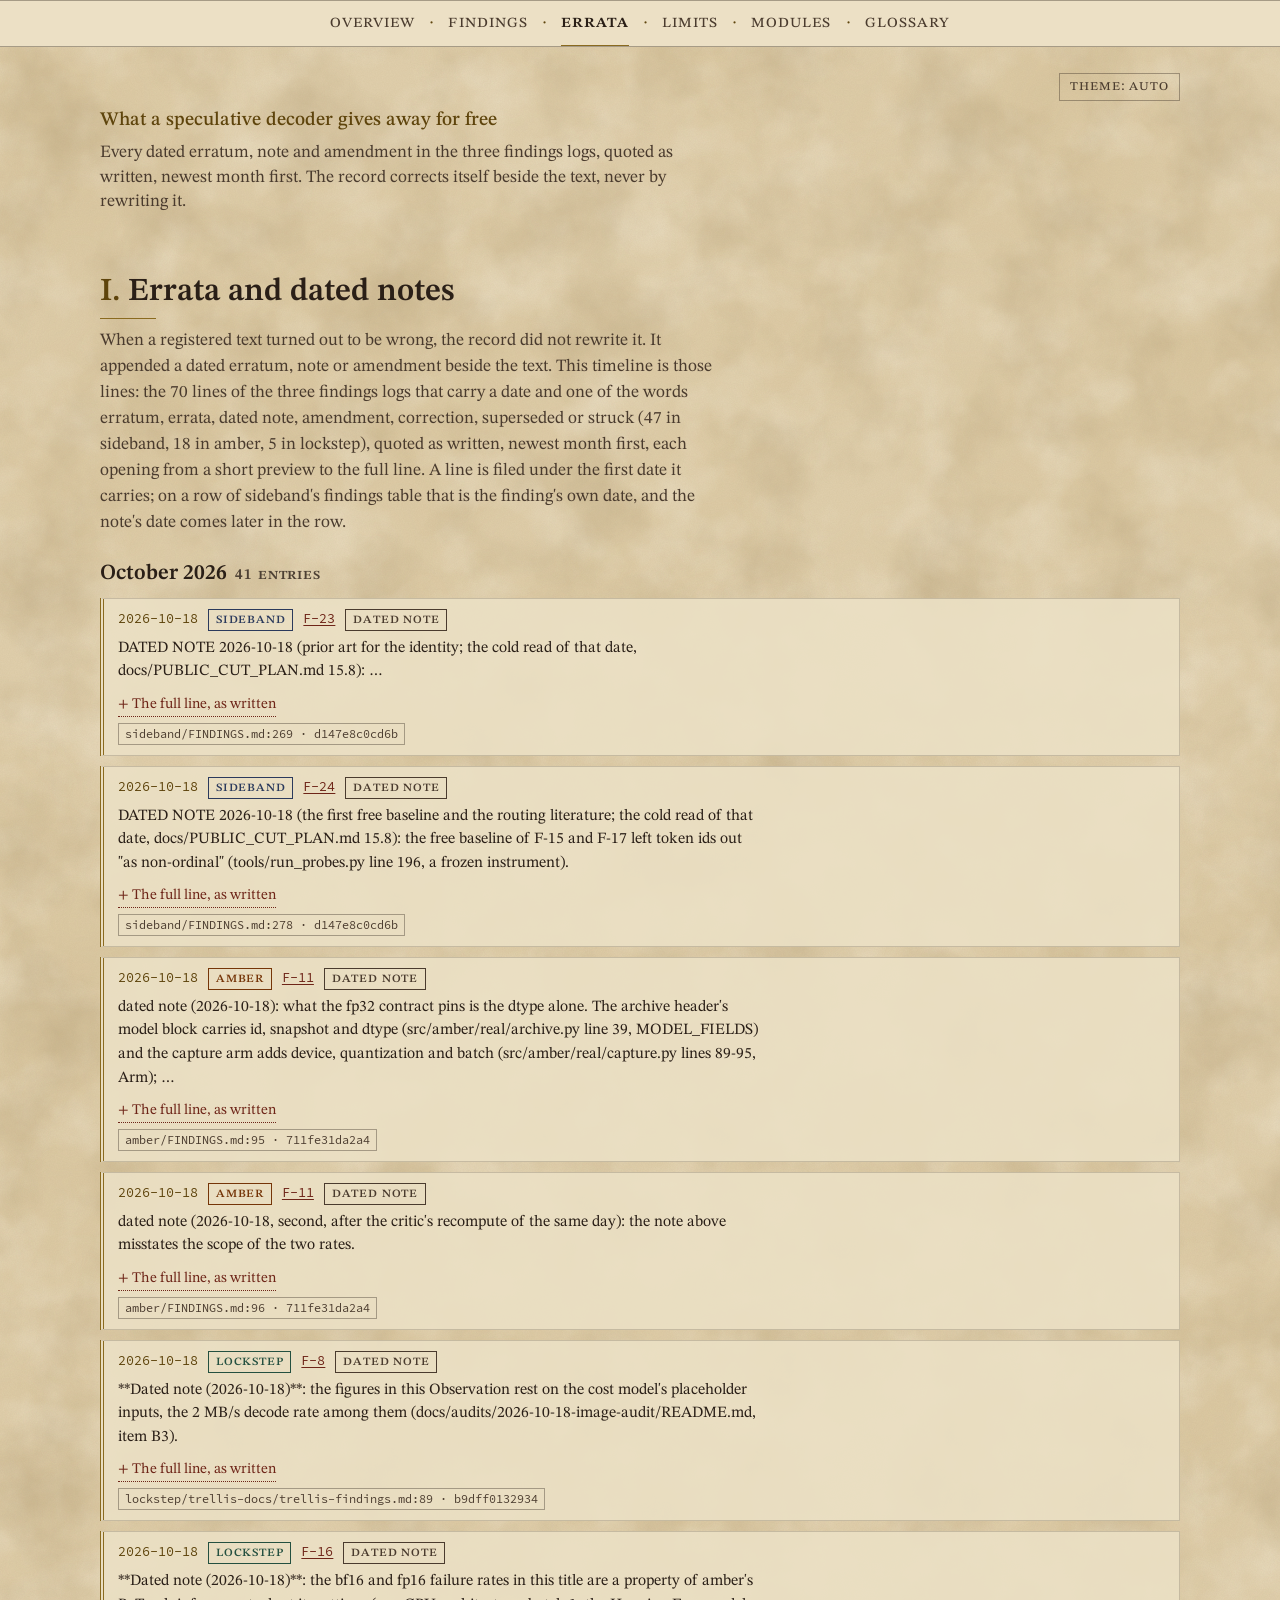
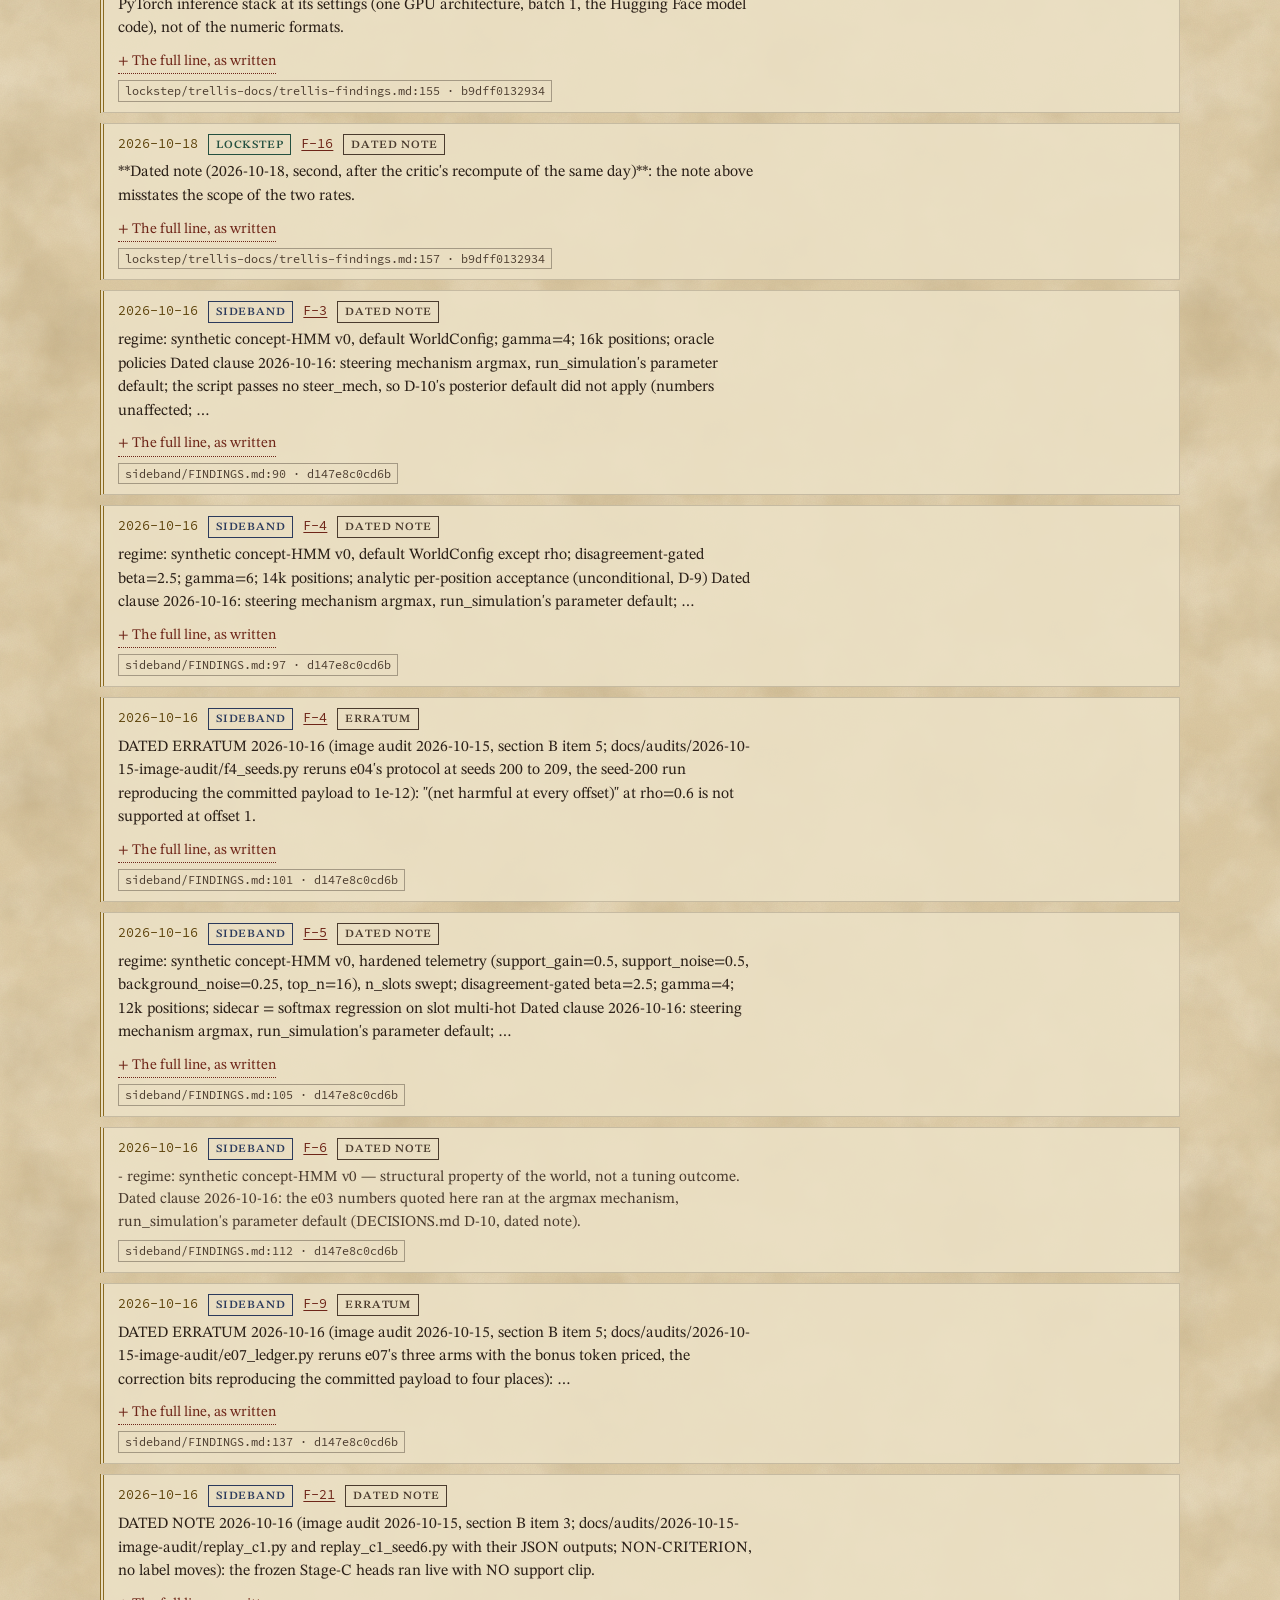
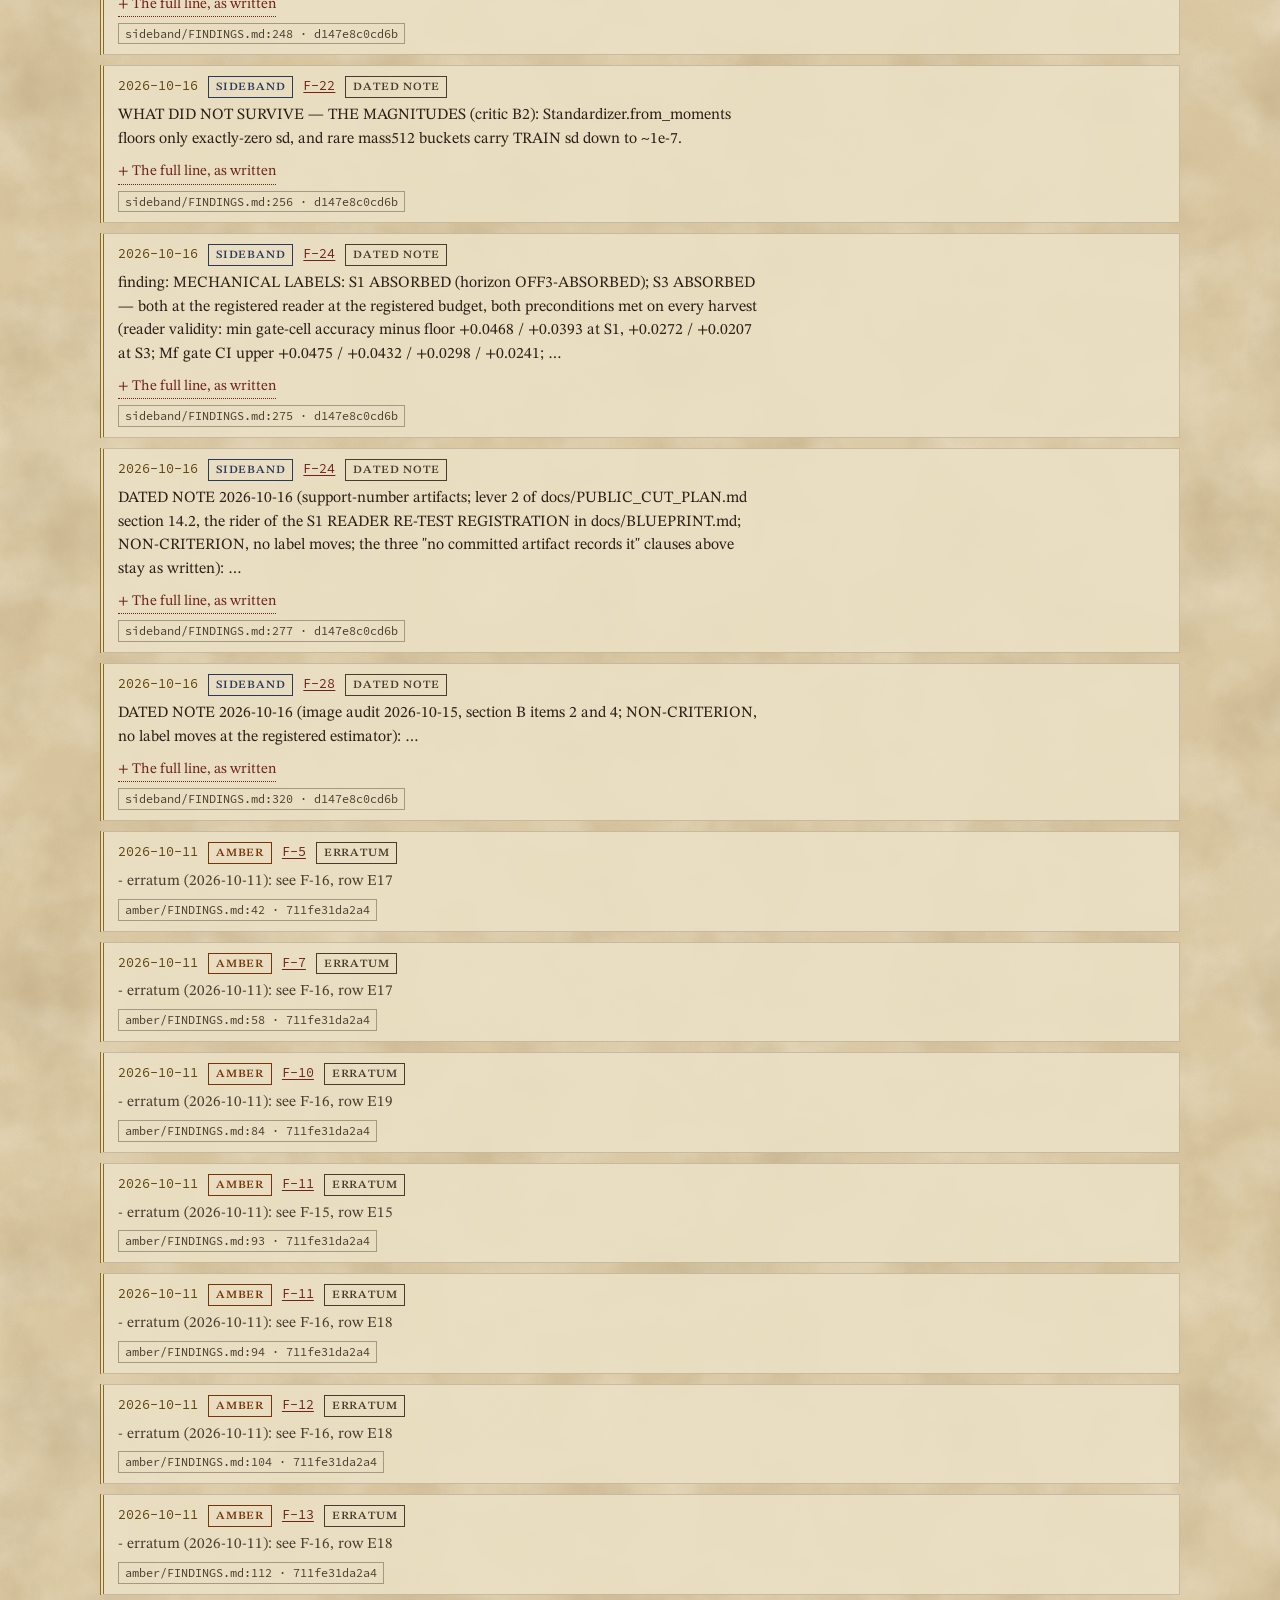
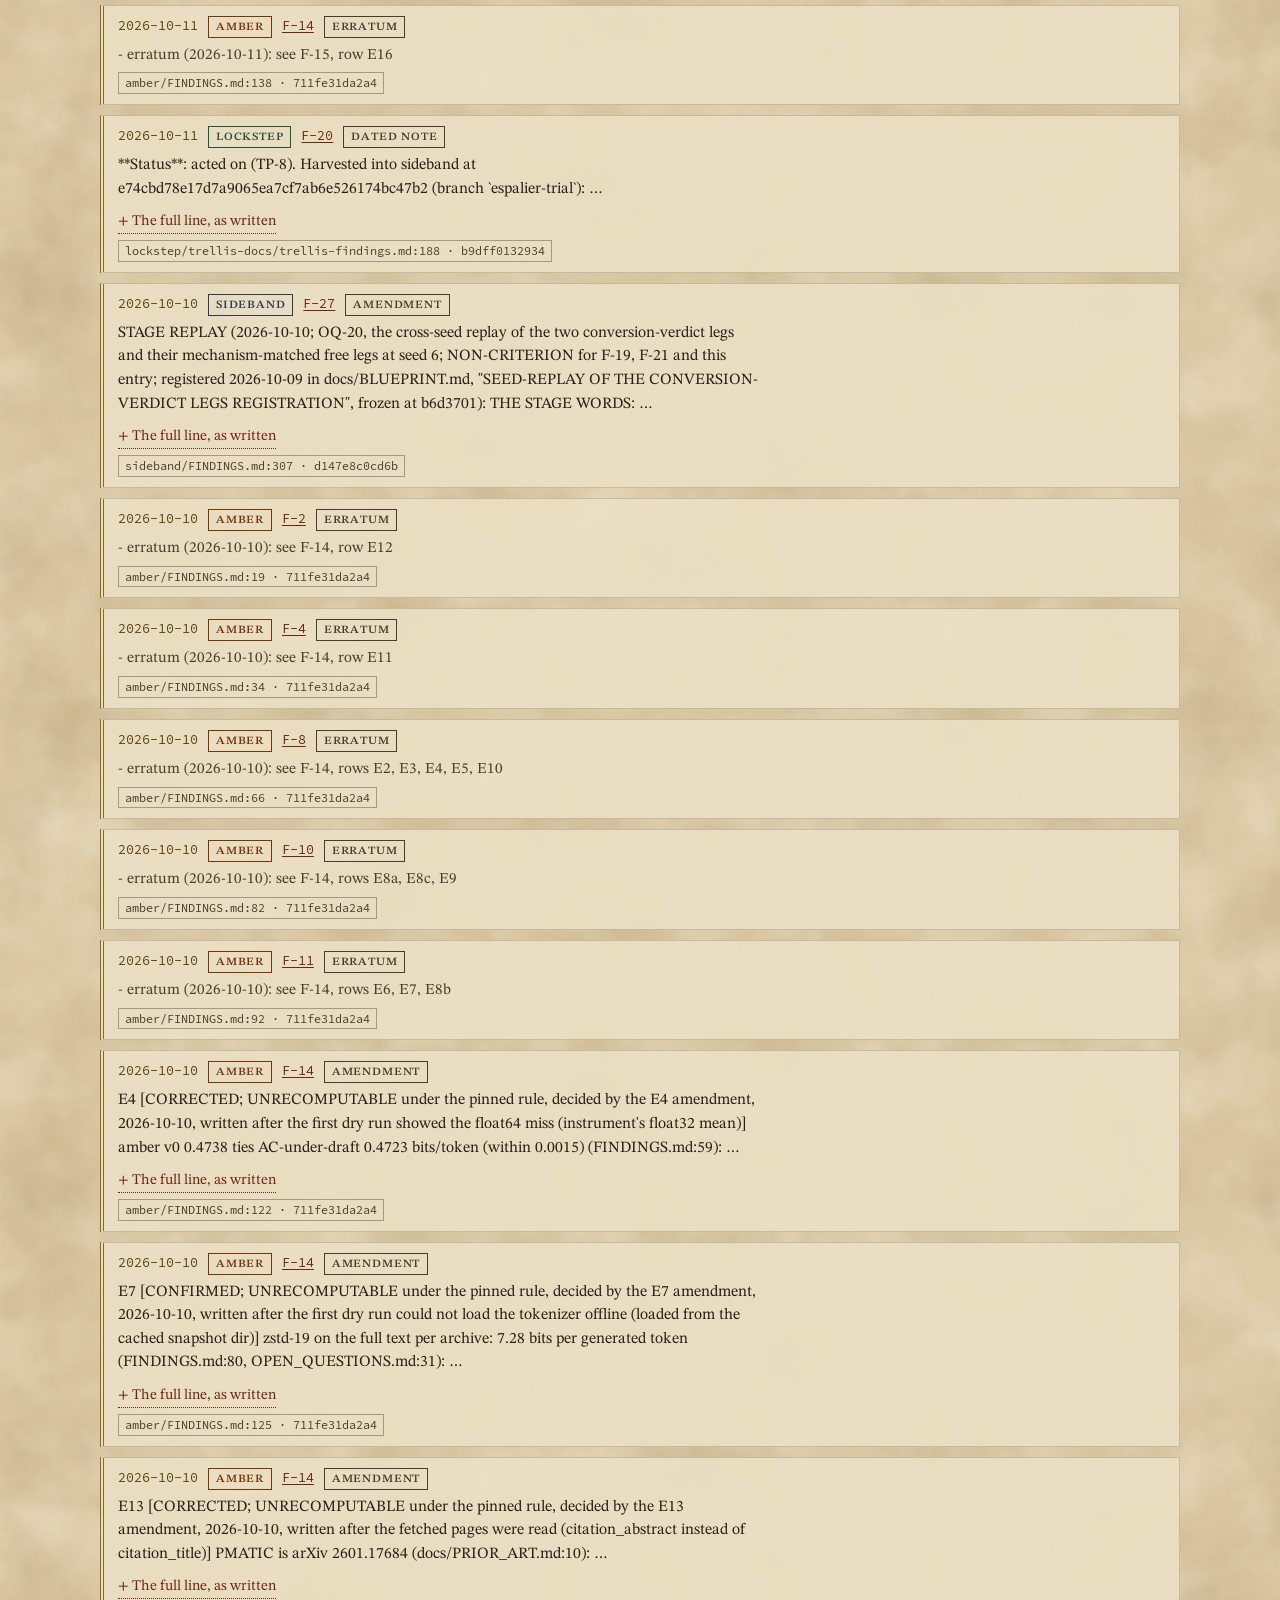
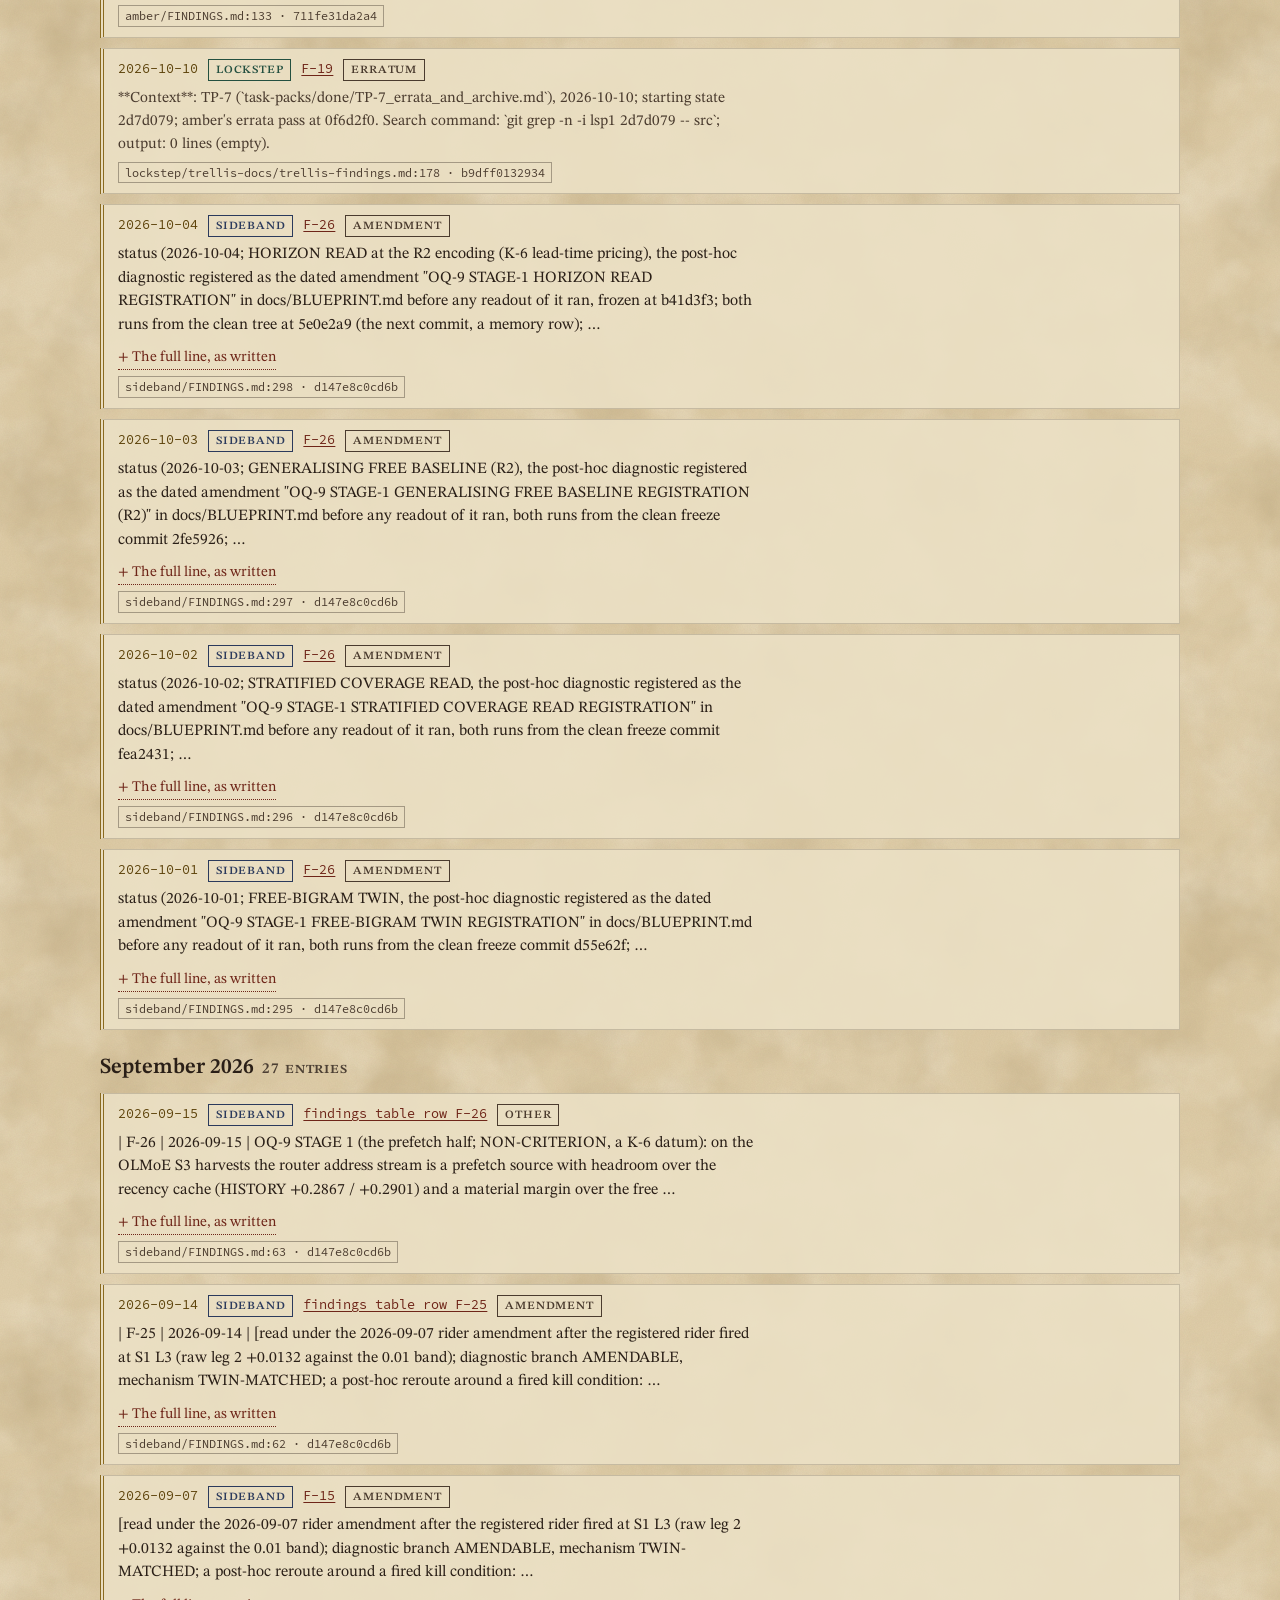
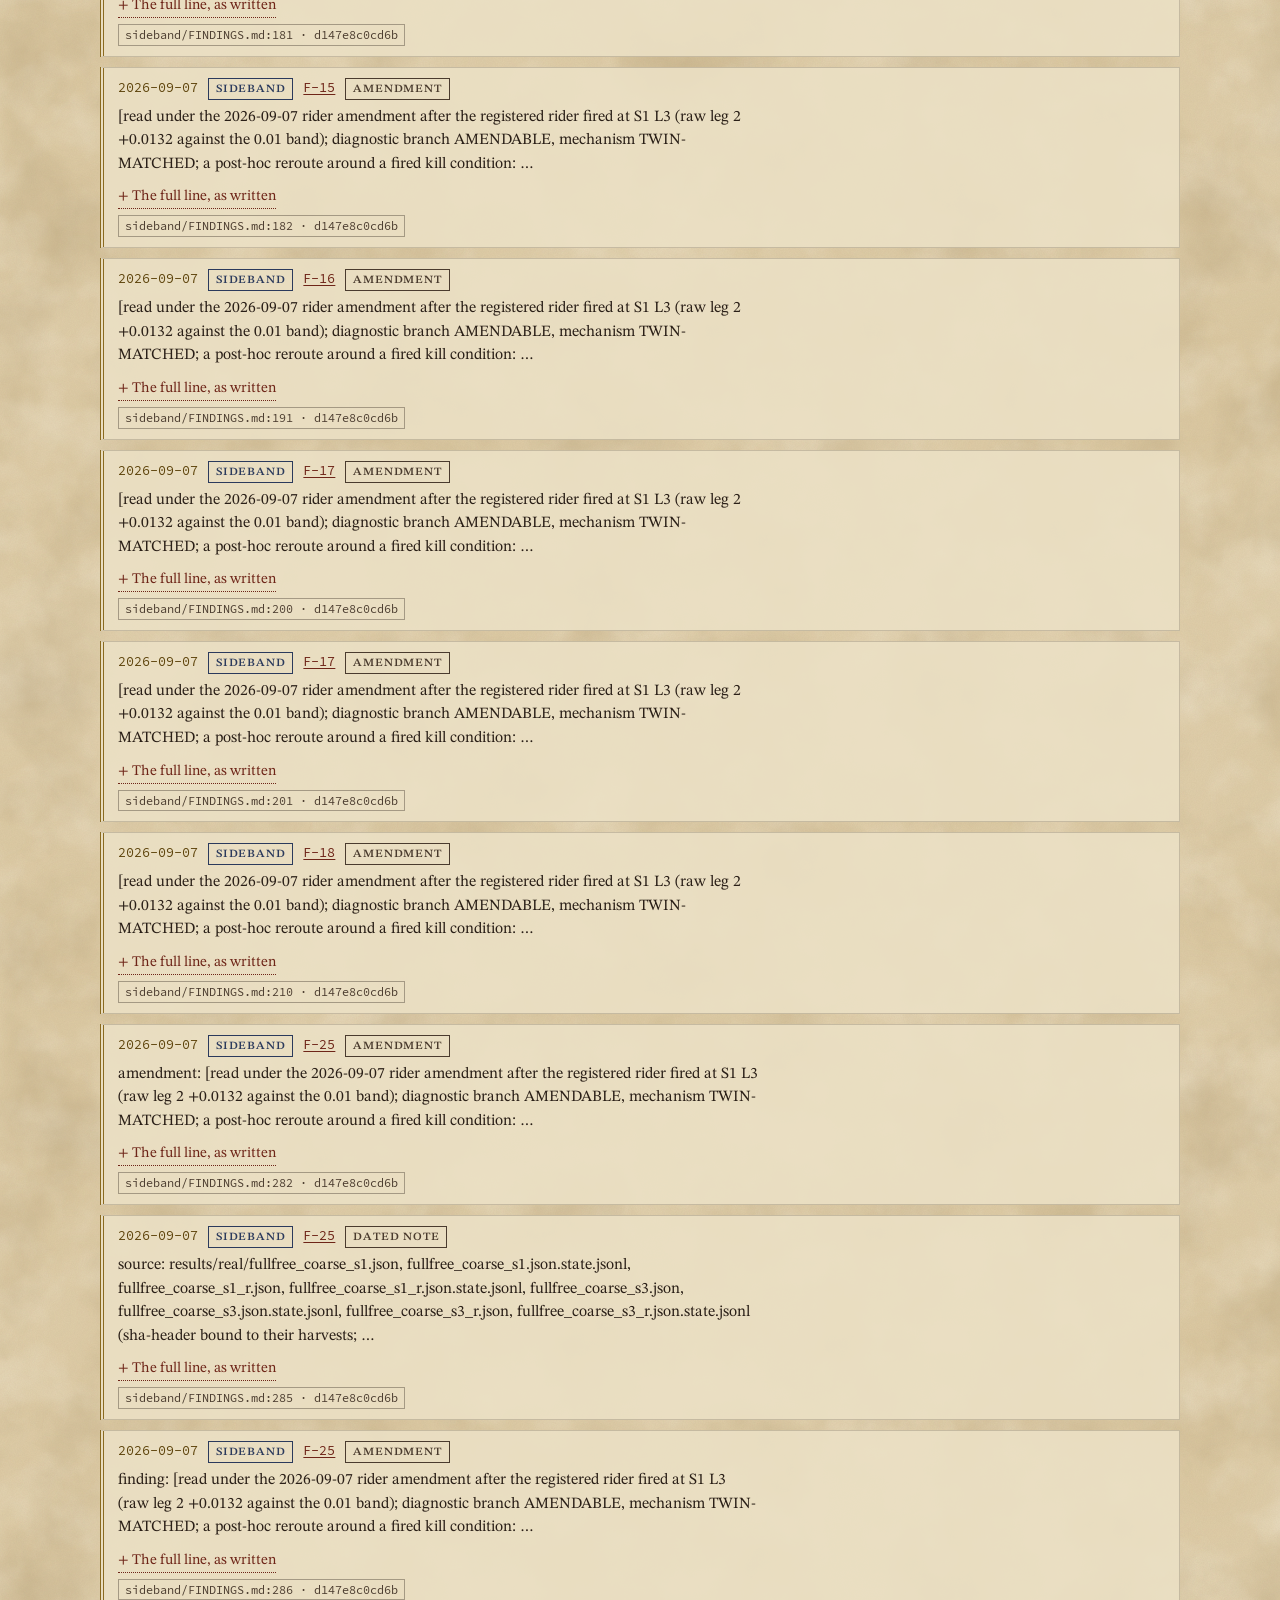
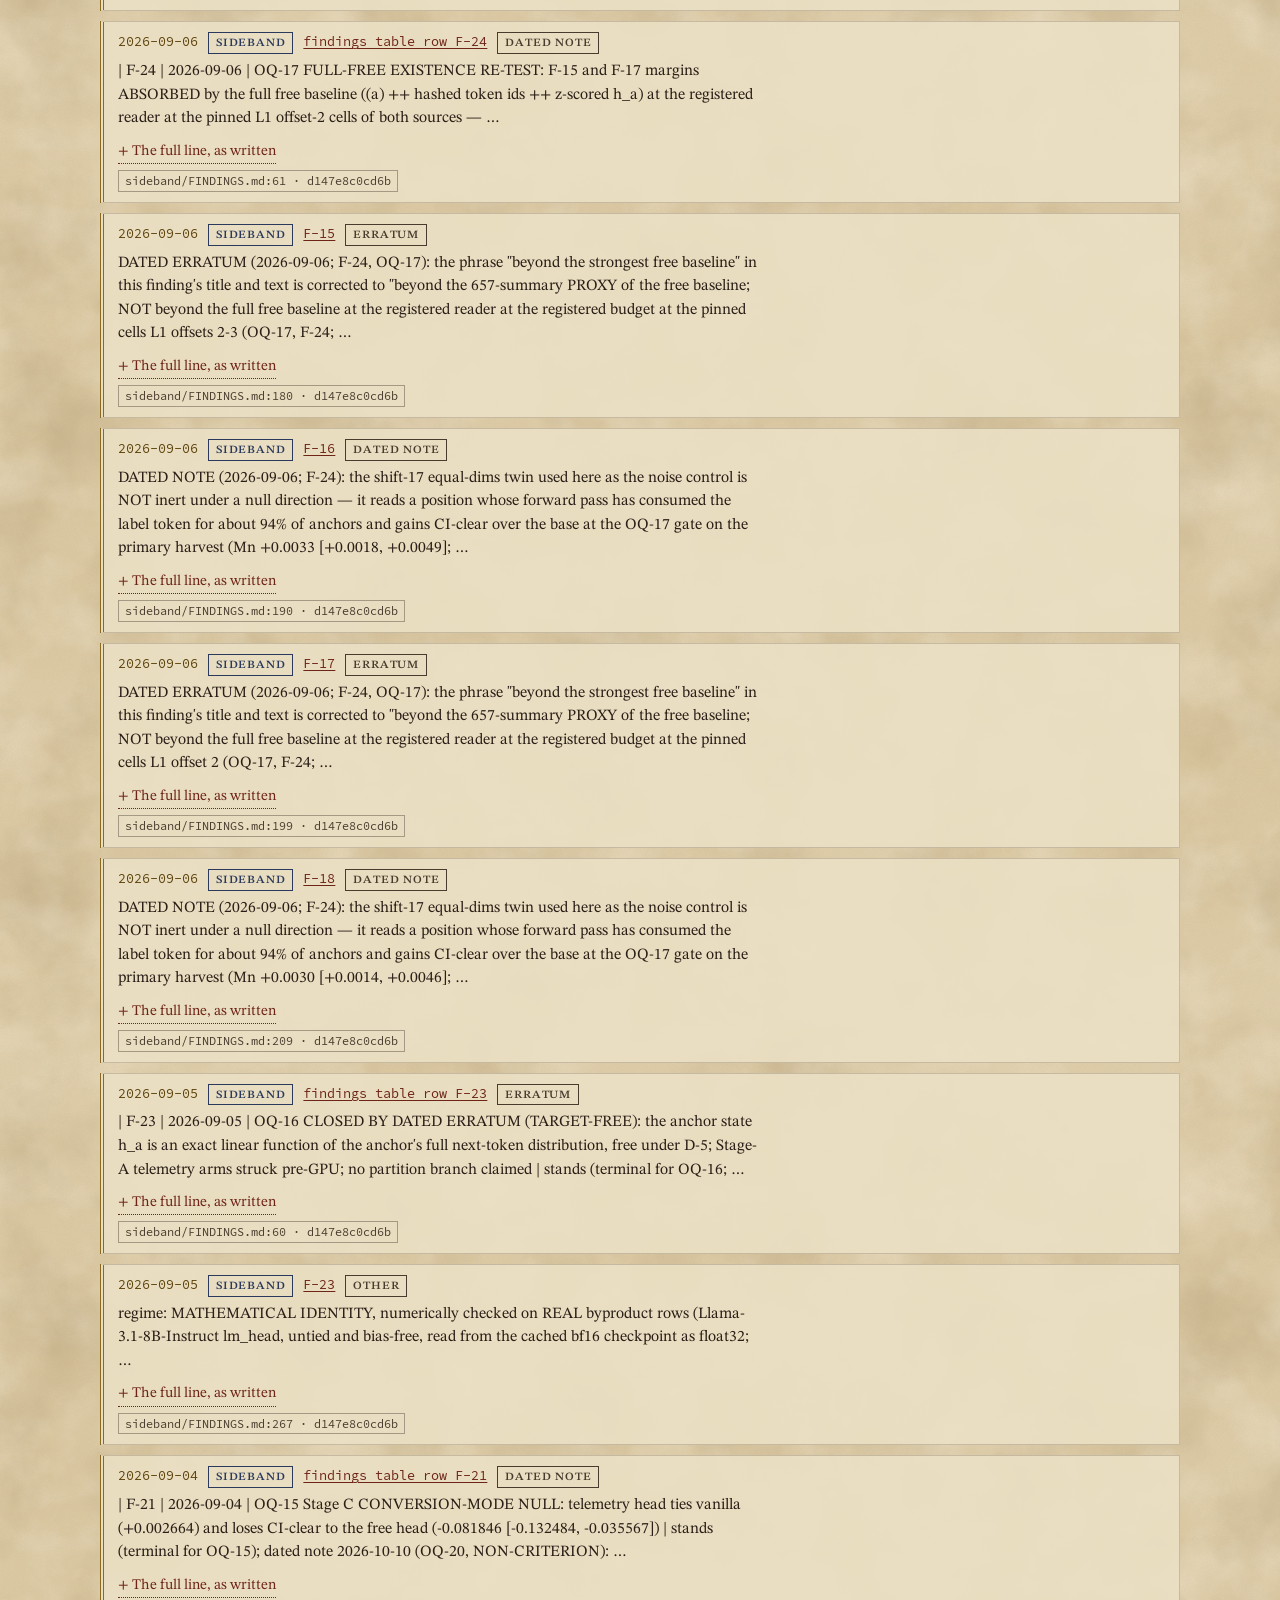
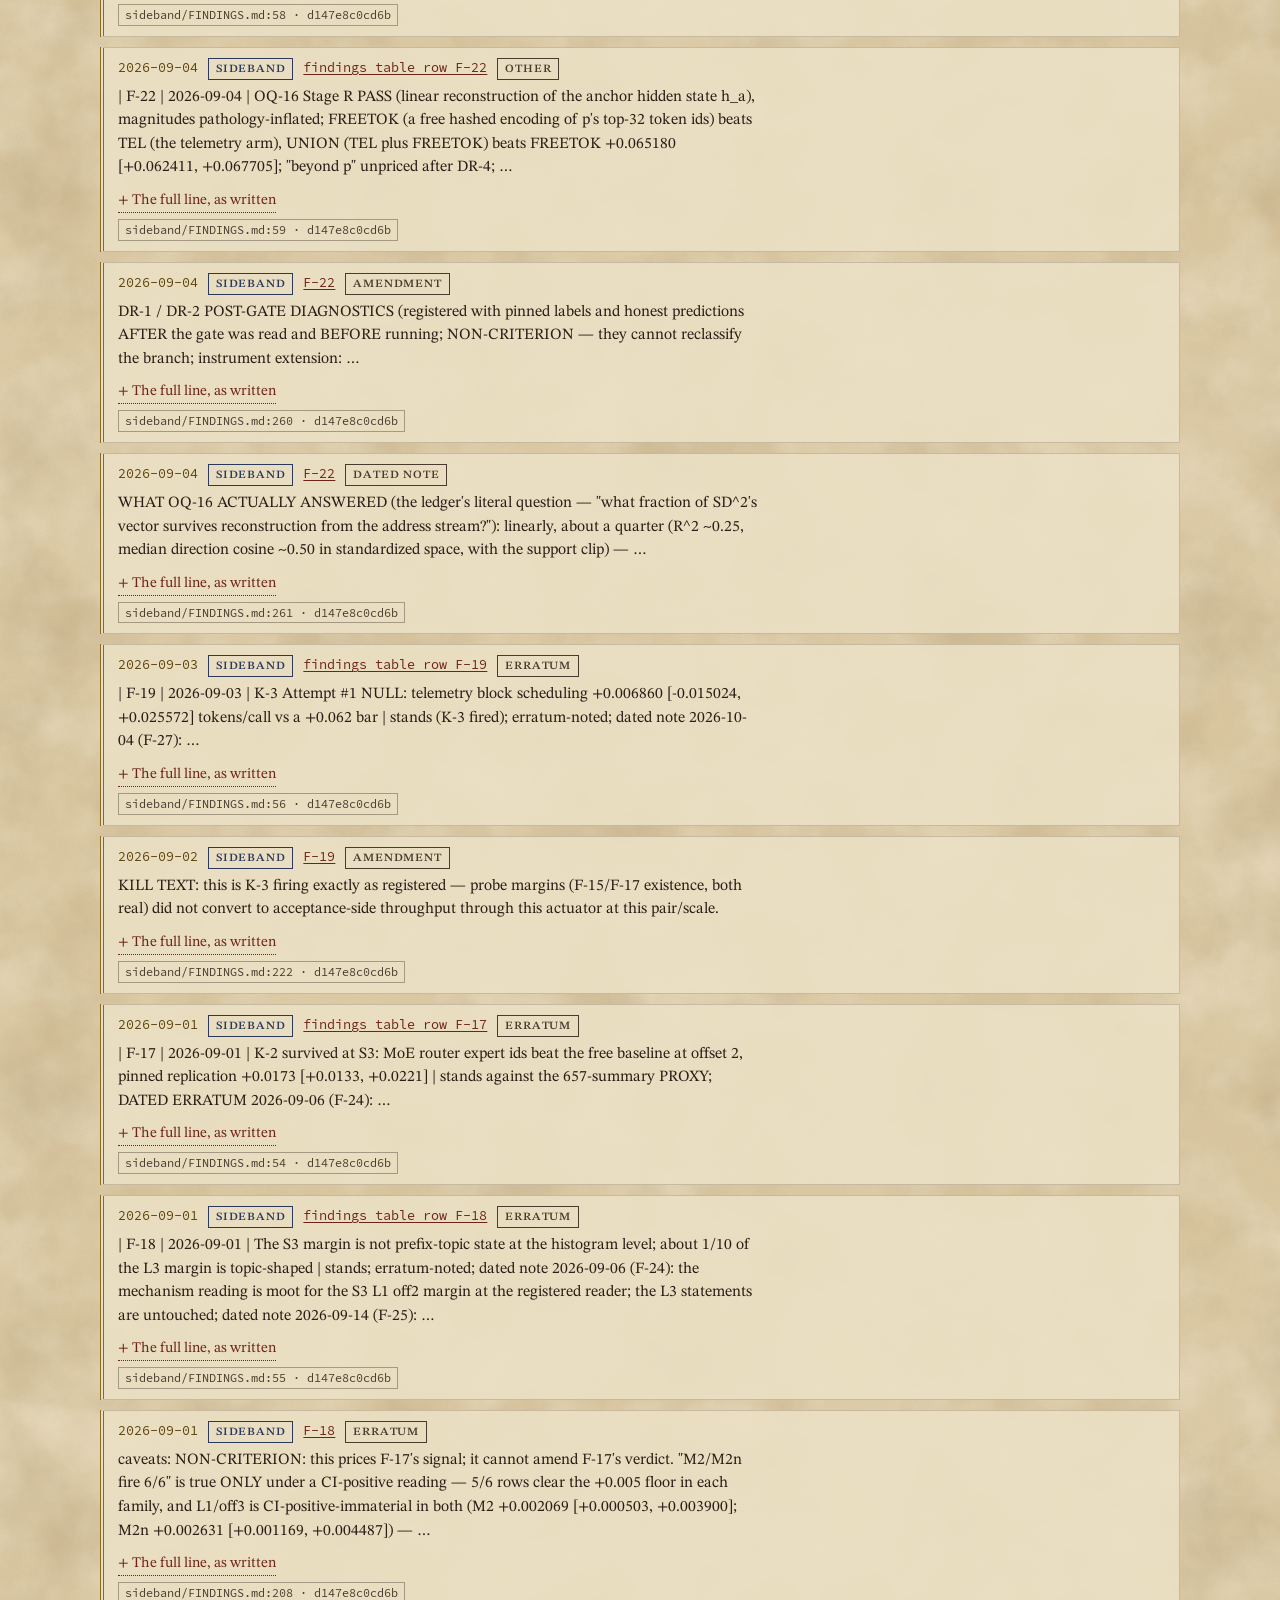
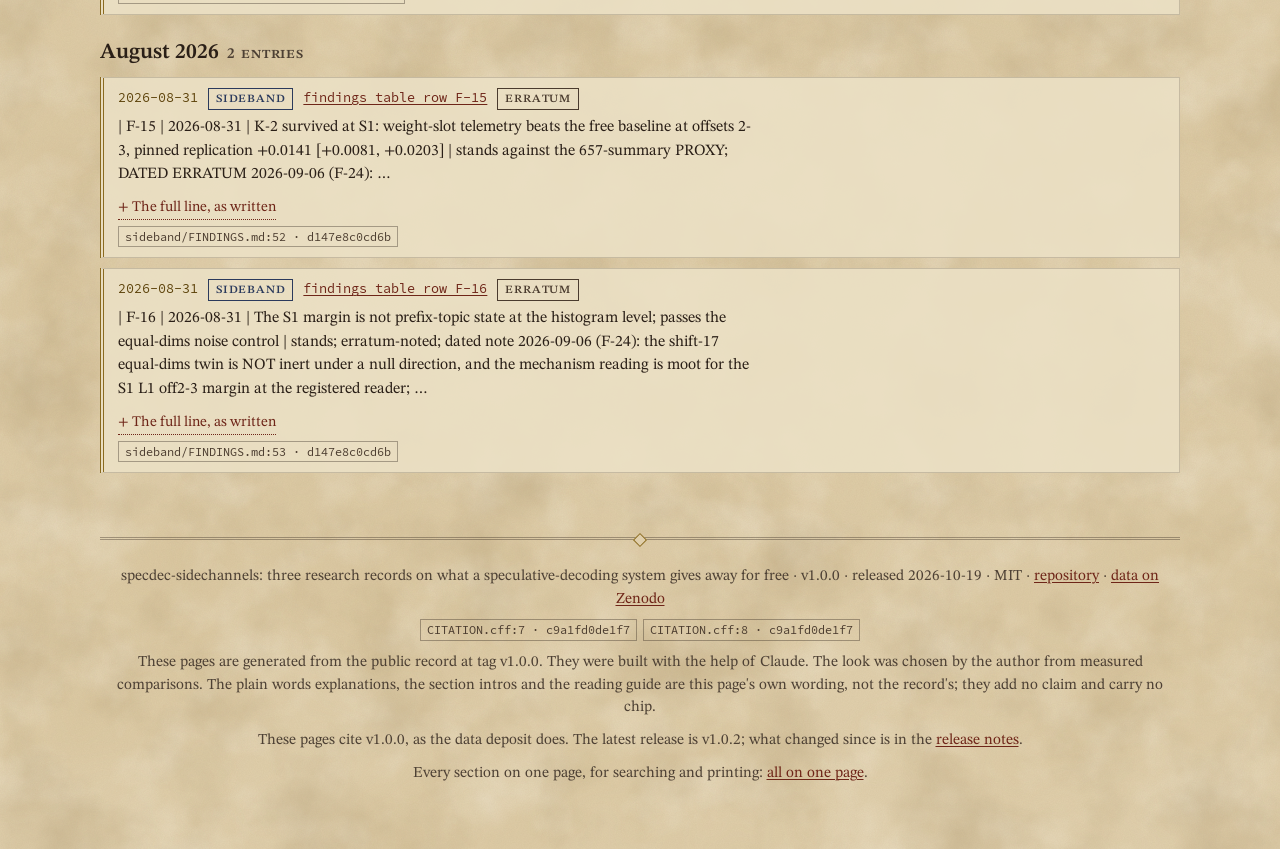
<file: docs/errata.html>
<!doctype html>
<html lang="en">
<head>
<meta charset="utf-8">
<meta name="viewport" content="width=device-width, initial-scale=1, viewport-fit=cover">
<title>specdec-findings: Errata</title>
<meta name="description" content="The findings of specdec-sidechannels v1.0.0, three research records on what a speculative decoding system gives away for free, with every number traced to its file, line and digest.">
<link rel="canonical" href="https://mike-byrne-ai.github.io/specdec-findings/errata.html">
<link rel="icon" href="favicon.svg" type="image/svg+xml">
<meta name="theme-color" media="(prefers-color-scheme: light)" content="#e0cfac">
<meta name="theme-color" media="(prefers-color-scheme: dark)" content="#1a1511">
<meta property="og:type" content="website">
<meta property="og:site_name" content="specdec-findings">
<meta property="og:title" content="specdec-findings: Errata">
<meta property="og:description" content="The findings of specdec-sidechannels v1.0.0, three research records on what a speculative decoding system gives away for free, with every number traced to its file, line and digest.">
<meta property="og:url" content="https://mike-byrne-ai.github.io/specdec-findings/errata.html">
<meta property="og:image" content="https://mike-byrne-ai.github.io/specdec-findings/card.png">
<meta property="og:image:width" content="1200">
<meta property="og:image:height" content="630">
<meta property="og:image:alt" content="A parchment coloured card: specdec-findings, what a speculative decoder gives away for free; three research records, published as they stood at their pinned commits.">
<meta name="twitter:card" content="summary_large_image">
<meta name="twitter:title" content="specdec-findings: Errata">
<meta name="twitter:description" content="The findings of specdec-sidechannels v1.0.0, three research records on what a speculative decoding system gives away for free, with every number traced to its file, line and digest.">
<meta name="twitter:image" content="https://mike-byrne-ai.github.io/specdec-findings/card.png">
<link rel="preload" href="fonts/STIXTwoText[wght].woff2" as="font" type="font/woff2" crossorigin>
<link rel="stylesheet" href="style.css">
<script src="site.js"></script>
</head>
<body data-commit="447815f34ce6ca8042284a42ecdd5bdb1cd05977" data-page="errata.html">
<a class="skip-link" href="#main">Skip to content</a>
<nav class="rail" aria-label="Pages">
  <ul><li><a href="index.html">Overview</a></li><li><a href="findings.html">Findings</a></li><li><a href="errata.html" aria-current="page">Errata</a></li><li><a href="limits.html">Limits</a></li><li><a href="modules.html">Modules</a></li><li><a href="glossary.html">Glossary</a></li></ul>
</nav>

<header class="masthead masthead-page wide" id="top">
  <div class="topbar"><button class="theme-toggle" id="theme-toggle" type="button" hidden>Theme: auto</button></div>
  <h1 class="site-title"><a href="index.html">What a speculative decoder gives away for free</a></h1>
  <p class="lede col" style="margin-inline:0">Every dated erratum, note and amendment in the three findings logs, quoted as written, newest month first. The record corrects itself beside the text, never by rewriting it.</p>
</header>

<main id="main" tabindex="-1">
<section id="errata"><div class="wide">
<h2>Errata and dated notes</h2>
<p class="intro">When a registered text turned out to be wrong, the record did not rewrite it. It appended a dated erratum, note or amendment beside the text. This timeline is those lines: the 70 lines of the three findings logs that carry a date and one of the words erratum, errata, dated note, amendment, correction, superseded or struck (47 in sideband, 18 in amber, 5 in lockstep), quoted as written, newest month first, each opening from a short preview to the full line. A line is filed under the first date it carries; on a row of sideband&#x27;s findings table that is the finding&#x27;s own date, and the note&#x27;s date comes later in the row.</p>
<div class="month"><h3>October 2026<span class="count">41 entries</span></h3><ol class="timeline"><li class="erratum"><div class="when"><span class="date">2026-10-18</span><span class="chip part-sideband">sideband</span><a class="fid" href="findings.html#F-23">F-23</a><span class="chip">dated note</span></div><p class="preview">DATED NOTE 2026-10-18 (prior art for the identity; the cold read of that date, docs/PUBLIC_CUT_PLAN.md 15.8): …</p><details class="more"><summary>The full line, as written</summary><div class="full"><blockquote>- DATED NOTE 2026-10-18 (prior art for the identity; the cold read of that date, docs/PUBLIC_CUT_PLAN.md 15.8): the identity this erratum rests on, that the final-norm state is the lm_head input, so the full logits are its image under the lm_head matrix and, that matrix having full column rank (the check this erratum&#x27;s payload records), the state follows from them, is the setting of the published softmax-bottleneck work: Finlayson, Ren and Swayamdipta, &quot;Logits of API-Protected LLMs Leak Proprietary Information&quot; (arXiv 2403.09539, 2024), which shows the logits confined to a linear subspace of dimension equal to the hidden size, and Carlini et al., &quot;Stealing Part of a Production Language Model&quot; (arXiv 2403.06634, 2024), which recovers the embedding projection layer up to symmetries from API access; Finlayson, Ren and Swayamdipta do not claim recovery of the state, and Carlini et al. recover the projection rather than a state; the state&#x27;s recovery follows from the identity here. Both fetched on 2026-10-18 and added to docs/PRIOR_ART.md (its 2026-10-18 additions). The record already concedes the order of events in docs/IDEAS.md line 247 (&quot;textbook prior art (Finlayson 2024, Carlini 2024) that nobody in the lane applied&quot;: Stage R ran and Stage A was frozen before the identity was applied). This note places that concession against the literature; the erratum&#x27;s text stands as written. [withheld: docs/IDEAS.md, docs/PUBLIC_CUT_PLAN.md not in this repository; see WITHHELD.md]</blockquote></div></details><div class="cites"><a class="prov" href="https://github.com/Mike-Byrne-AI/specdec-sidechannels/blob/v1.0.0/sideband/FINDINGS.md?plain=1#L269">sideband/FINDINGS.md:269 · d147e8c0cd6b</a></div></li><li class="erratum"><div class="when"><span class="date">2026-10-18</span><span class="chip part-sideband">sideband</span><a class="fid" href="findings.html#F-24">F-24</a><span class="chip">dated note</span></div><p class="preview">DATED NOTE 2026-10-18 (the first free baseline and the routing literature; the cold read of that date, docs/PUBLIC_CUT_PLAN.md 15.8): the free baseline of F-15 and F-17 left token ids out &quot;as non-ordinal&quot; (tools/run_probes.py line 196, a frozen instrument).</p><details class="more"><summary>The full line, as written</summary><div class="full"><blockquote>- DATED NOTE 2026-10-18 (the first free baseline and the routing literature; the cold read of that date, docs/PUBLIC_CUT_PLAN.md 15.8): the free baseline of F-15 and F-17 left token ids out &quot;as non-ordinal&quot; (tools/run_probes.py line 196, a frozen instrument). At S3, where the stream is OLMoE&#x27;s router address stream, the absorption this finding measured once hashed predicted-token ids (TOK) and the z-scored h_a block entered the baseline together is consistent with two published analyses of MoE routing: OpenMoE (Xue et al., arXiv 2402.01739, 2024) reports routing decisions that depend mainly on the routed input token&#x27;s ID with little regard to context (TOK holds predicted ids, so of the two only OLMoE&#x27;s output-id sentence bears on TOK directly), and OLMoE (Muennighoff et al., arXiv 2409.02060, 2024), the paper of the base model behind S3&#x27;s checkpoint (OLMoE-1B-7B-0125-Instruct, docs/METHOD.md line 269; the paper&#x27;s section 5.4 analyses OLMoE-1B-7B), reports vocabulary specialization of its experts, later layers specializing on predicted output token IDs. Consistent with, not predicted by: the re-test added TOK and the standardized hz block in one arm, so the share of the absorption due to token ids alone was not isolated, and at S1 the stream is top-32-of-512 weight-slot occupancy at the down_proj inputs of a dense Llama (docs/GLOSSARY.md, the telemetry-sources entry), where the routing literature does not apply. Both papers fetched on 2026-10-18 and added to docs/PRIOR_ART.md. Categorical features are routinely one-hot or hash encoded; the exclusion was a design choice the re-test revisited, and the labels stand as written. The probing-practice references added the same day (Pimentel et al. 2020; Hewitt and Liang 2019; Xu et al. 2020) bear on the readers: untuned, scored on top-1 accuracy, and at F-15 and F-17 on raw inputs (this finding&#x27;s reader reads z-scored h_a); the K-2 word is scoped to the registered reader throughout, and those references name what a stronger reader would be. [withheld: docs/PUBLIC_CUT_PLAN.md not in this repository; see WITHHELD.md]</blockquote></div></details><div class="cites"><a class="prov" href="https://github.com/Mike-Byrne-AI/specdec-sidechannels/blob/v1.0.0/sideband/FINDINGS.md?plain=1#L278">sideband/FINDINGS.md:278 · d147e8c0cd6b</a></div></li><li class="erratum"><div class="when"><span class="date">2026-10-18</span><span class="chip part-amber">amber</span><a class="fid" href="findings.html#F-11-amber">F-11</a><span class="chip">dated note</span></div><p class="preview">dated note (2026-10-18): what the fp32 contract pins is the dtype alone. The archive header&#x27;s model block carries id, snapshot and dtype (src/amber/real/archive.py line 39, MODEL_FIELDS) and the capture arm adds device, quantization and batch (src/amber/real/capture.py lines 89-95, Arm); …</p><details class="more"><summary>The full line, as written</summary><div class="full"><blockquote>- dated note (2026-10-18): what the fp32 contract pins is the dtype alone. The archive header&#x27;s model block carries id, snapshot and dtype (src/amber/real/archive.py line 39, MODEL_FIELDS) and the capture arm adds device, quantization and batch (src/amber/real/capture.py lines 89-95, Arm); matmul precision, the attention implementation, the torch and transformers versions and the GPU architecture are recorded in the capture&#x27;s meta.json (capture.py&#x27;s docstring) and in no archive, so a decoder on another stack is bound by nothing in the file. The bf16 and fp16 failure rates in this title are properties of this PyTorch stack at these settings, not of the formats: ts_zip evaluates its model in BF16 and states that the result &quot;does not depend on the exact GPU or CPU model nor on the number of configured threads&quot; (bellard.org/ts_zip, fetched 2026-10-18; docs/PRIOR_ART.md, 2026-10-18 additions). The counts stand; the dtype pin is a measurement of this stack, not a contract that binds another.</blockquote></div></details><div class="cites"><a class="prov" href="https://github.com/Mike-Byrne-AI/specdec-sidechannels/blob/v1.0.0/amber/FINDINGS.md?plain=1#L95">amber/FINDINGS.md:95 · 711fe31da2a4</a></div></li><li class="erratum"><div class="when"><span class="date">2026-10-18</span><span class="chip part-amber">amber</span><a class="fid" href="findings.html#F-11-amber">F-11</a><span class="chip">dated note</span></div><p class="preview">dated note (2026-10-18, second, after the critic&#x27;s recompute of the same day): the note above misstates the scope of the two rates.</p><details class="more"><summary>The full line, as written</summary><div class="full"><blockquote>- dated note (2026-10-18, second, after the critic&#x27;s recompute of the same day): the note above misstates the scope of the two rates. P4&#x27;s archives were encoded on cuda fp32 (experiments/P4_PROTOCOL.md line 18) and the bf16 and fp16 decoders read those fp32-encoded archives, so the 84% and 28.5% are cross-dtype figures, a property of the dtype difference between encoder and decoder under this stack; the phrase &quot;not of the formats&quot; is withdrawn. What ts_zip&#x27;s page bears on is a same-dtype contract, bf16 at both ends with deterministic kernels, which P4 did not measure. The header&#x27;s model block binds a decoder to nothing beyond id, snapshot and dtype; &quot;bound by nothing in the file&quot; above reads with that qualification.</blockquote></div></details><div class="cites"><a class="prov" href="https://github.com/Mike-Byrne-AI/specdec-sidechannels/blob/v1.0.0/amber/FINDINGS.md?plain=1#L96">amber/FINDINGS.md:96 · 711fe31da2a4</a></div></li><li class="erratum"><div class="when"><span class="date">2026-10-18</span><span class="chip part-lockstep">lockstep</span><a class="fid" href="findings.html#F-8-lockstep">F-8</a><span class="chip">dated note</span></div><p class="preview">**Dated note (2026-10-18)**: the figures in this Observation rest on the cost model&#x27;s placeholder inputs, the 2 MB/s decode rate among them (docs/audits/2026-10-18-image-audit/README.md, item B3).</p><details class="more"><summary>The full line, as written</summary><div class="full"><blockquote>**Dated note (2026-10-18)**: the figures in this Observation rest on the cost model&#x27;s placeholder inputs, the 2 MB/s decode rate among them (docs/audits/2026-10-18-image-audit/README.md, item B3). With any decode rate the record measured in that placeholder&#x27;s place, lsp1 costs more than zstd -19 even with packing free, so the free-packing branch (&quot;wins by 23%&quot;) does not survive measured inputs; the verdict that the standalone thesis loses survives every input set the audit&#x27;s refuters tried, and the reason given for it, the 92% share, does not. The Observation stands as written.</blockquote></div></details><div class="cites"><a class="prov" href="https://github.com/Mike-Byrne-AI/specdec-sidechannels/blob/v1.0.0/lockstep/trellis-docs/trellis-findings.md?plain=1#L89">lockstep/trellis-docs/trellis-findings.md:89 · b9dff0132934</a></div></li><li class="erratum"><div class="when"><span class="date">2026-10-18</span><span class="chip part-lockstep">lockstep</span><a class="fid" href="findings.html#F-16-lockstep">F-16</a><span class="chip">dated note</span></div><p class="preview">**Dated note (2026-10-18)**: the bf16 and fp16 failure rates in this title are a property of amber&#x27;s PyTorch inference stack at its settings (one GPU architecture, batch 1, the Hugging Face model code), not of the numeric formats.</p><details class="more"><summary>The full line, as written</summary><div class="full"><blockquote>**Dated note (2026-10-18)**: the bf16 and fp16 failure rates in this title are a property of amber&#x27;s PyTorch inference stack at its settings (one GPU architecture, batch 1, the Hugging Face model code), not of the numeric formats. ts_zip evaluates its model in BF16 and states that the result &quot;does not depend on the exact GPU or CPU model nor on the number of configured threads&quot; (bellard.org/ts_zip, fetched 2026-10-18; quoted under PA-4 in docs/02-prior-art.md). F-16&#x27;s counts stand; the sentence &quot;bf16 decoders fail 84% of archives&quot; reads with that scope, and the cross-GPU open question above is the one ts_zip&#x27;s engineering answers for its own model.</blockquote></div></details><div class="cites"><a class="prov" href="https://github.com/Mike-Byrne-AI/specdec-sidechannels/blob/v1.0.0/lockstep/trellis-docs/trellis-findings.md?plain=1#L155">lockstep/trellis-docs/trellis-findings.md:155 · b9dff0132934</a></div></li><li class="erratum"><div class="when"><span class="date">2026-10-18</span><span class="chip part-lockstep">lockstep</span><a class="fid" href="findings.html#F-16-lockstep">F-16</a><span class="chip">dated note</span></div><p class="preview">**Dated note (2026-10-18, second, after the critic&#x27;s recompute of the same day)**: the note above misstates the scope of the two rates.</p><details class="more"><summary>The full line, as written</summary><div class="full"><blockquote>**Dated note (2026-10-18, second, after the critic&#x27;s recompute of the same day)**: the note above misstates the scope of the two rates. amber&#x27;s P4 archives were encoded on cuda fp32 (amber experiments/P4_PROTOCOL.md line 18) and the bf16 and fp16 decoders read those fp32-encoded archives, so the 84% and 28.5% are cross-dtype figures, a property of the dtype difference between encoder and decoder under that stack; &quot;not of the numeric formats&quot; is withdrawn. What ts_zip&#x27;s page bears on is a same-dtype contract, bf16 at both ends with deterministic kernels, which P4 did not measure and which the cross-GPU open question above would need.</blockquote></div></details><div class="cites"><a class="prov" href="https://github.com/Mike-Byrne-AI/specdec-sidechannels/blob/v1.0.0/lockstep/trellis-docs/trellis-findings.md?plain=1#L157">lockstep/trellis-docs/trellis-findings.md:157 · b9dff0132934</a></div></li><li class="erratum"><div class="when"><span class="date">2026-10-16</span><span class="chip part-sideband">sideband</span><a class="fid" href="findings.html#F-3">F-3</a><span class="chip">dated note</span></div><p class="preview">regime: synthetic concept-HMM v0, default WorldConfig; gamma=4; 16k positions; oracle policies Dated clause 2026-10-16: steering mechanism argmax, run_simulation&#x27;s parameter default; the script passes no steer_mech, so D-10&#x27;s posterior default did not apply (numbers unaffected; …</p><details class="more"><summary>The full line, as written</summary><div class="full"><blockquote>- regime: synthetic concept-HMM v0, default WorldConfig; gamma=4; 16k positions; oracle policies Dated clause 2026-10-16: steering mechanism argmax, run_simulation&#x27;s parameter default; the script passes no steer_mech, so D-10&#x27;s posterior default did not apply (numbers unaffected; DECISIONS.md D-10, dated note).</blockquote></div></details><div class="cites"><a class="prov" href="https://github.com/Mike-Byrne-AI/specdec-sidechannels/blob/v1.0.0/sideband/FINDINGS.md?plain=1#L90">sideband/FINDINGS.md:90 · d147e8c0cd6b</a></div></li><li class="erratum"><div class="when"><span class="date">2026-10-16</span><span class="chip part-sideband">sideband</span><a class="fid" href="findings.html#F-4">F-4</a><span class="chip">dated note</span></div><p class="preview">regime: synthetic concept-HMM v0, default WorldConfig except rho; disagreement-gated beta=2.5; gamma=6; 14k positions; analytic per-position acceptance (unconditional, D-9) Dated clause 2026-10-16: steering mechanism argmax, run_simulation&#x27;s parameter default; …</p><details class="more"><summary>The full line, as written</summary><div class="full"><blockquote>- regime: synthetic concept-HMM v0, default WorldConfig except rho; disagreement-gated beta=2.5; gamma=6; 14k positions; analytic per-position acceptance (unconditional, D-9) Dated clause 2026-10-16: steering mechanism argmax, run_simulation&#x27;s parameter default; the script passes no steer_mech, so D-10&#x27;s posterior default did not apply (numbers unaffected; DECISIONS.md D-10, dated note); one seed (200) per curve.</blockquote></div></details><div class="cites"><a class="prov" href="https://github.com/Mike-Byrne-AI/specdec-sidechannels/blob/v1.0.0/sideband/FINDINGS.md?plain=1#L97">sideband/FINDINGS.md:97 · d147e8c0cd6b</a></div></li><li class="erratum"><div class="when"><span class="date">2026-10-16</span><span class="chip part-sideband">sideband</span><a class="fid" href="findings.html#F-4">F-4</a><span class="chip">erratum</span></div><p class="preview">DATED ERRATUM 2026-10-16 (image audit 2026-10-15, section B item 5; docs/audits/2026-10-15-image-audit/f4_seeds.py reruns e04&#x27;s protocol at seeds 200 to 209, the seed-200 run reproducing the committed payload to 1e-12): &quot;(net harmful at every offset)&quot; at rho=0.6 is not supported at offset 1.</p><details class="more"><summary>The full line, as written</summary><div class="full"><blockquote>DATED ERRATUM 2026-10-16 (image audit 2026-10-15, section B item 5; docs/audits/2026-10-15-image-audit/f4_seeds.py reruns e04&#x27;s protocol at seeds 200 to 209, the seed-200 run reproducing the committed payload to 1e-12): &quot;(net harmful at every offset)&quot; at rho=0.6 is not supported at offset 1. The stale-minus-vanilla analytic acceptance at offset 1 reads -0.0039, +0.0001, -0.0015, -0.0012, -0.0003, -0.0022, +0.0047, +0.0010, +0.0029, +0.0057 across the ten seeds, mean +0.0005 (SE 0.0010), negative on 5 of 10, and the committed seed-200 value is the most negative of the ten. Offsets 2 to 6 are negative on 10 of 10 (means -0.0121 / -0.0194 / -0.0228 / -0.0259 / -0.0267), and offset 1 at rho 0.75 and 0.9 is positive on 10 of 10 (means +0.0097 / +0.0174), so the decay curve and the rule of thumb stand; the offset-1 sign at rho 0.6 is seed noise. Every e04 curve is one seed (200); the mechanism is argmax (the dated clause on the regime line).</blockquote></div></details><div class="cites"><a class="prov" href="https://github.com/Mike-Byrne-AI/specdec-sidechannels/blob/v1.0.0/sideband/FINDINGS.md?plain=1#L101">sideband/FINDINGS.md:101 · d147e8c0cd6b</a></div></li><li class="erratum"><div class="when"><span class="date">2026-10-16</span><span class="chip part-sideband">sideband</span><a class="fid" href="findings.html#F-5">F-5</a><span class="chip">dated note</span></div><p class="preview">regime: synthetic concept-HMM v0, hardened telemetry (support_gain=0.5, support_noise=0.5, background_noise=0.25, top_n=16), n_slots swept; disagreement-gated beta=2.5; gamma=4; 12k positions; sidecar = softmax regression on slot multi-hot Dated clause 2026-10-16: steering mechanism argmax, run_simulation&#x27;s parameter default; …</p><details class="more"><summary>The full line, as written</summary><div class="full"><blockquote>- regime: synthetic concept-HMM v0, hardened telemetry (support_gain=0.5, support_noise=0.5, background_noise=0.25, top_n=16), n_slots swept; disagreement-gated beta=2.5; gamma=4; 12k positions; sidecar = softmax regression on slot multi-hot Dated clause 2026-10-16: steering mechanism argmax, run_simulation&#x27;s parameter default; the script passes no steer_mech, so D-10&#x27;s posterior default did not apply (numbers unaffected; DECISIONS.md D-10, dated note).</blockquote></div></details><div class="cites"><a class="prov" href="https://github.com/Mike-Byrne-AI/specdec-sidechannels/blob/v1.0.0/sideband/FINDINGS.md?plain=1#L105">sideband/FINDINGS.md:105 · d147e8c0cd6b</a></div></li><li class="erratum"><div class="when"><span class="date">2026-10-16</span><span class="chip part-sideband">sideband</span><a class="fid" href="findings.html#F-6">F-6</a><span class="chip">dated note</span></div><blockquote>- regime: synthetic concept-HMM v0 — structural property of the world, not a tuning outcome. Dated clause 2026-10-16: the e03 numbers quoted here ran at the argmax mechanism, run_simulation&#x27;s parameter default (DECISIONS.md D-10, dated note).</blockquote><div class="cites"><a class="prov" href="https://github.com/Mike-Byrne-AI/specdec-sidechannels/blob/v1.0.0/sideband/FINDINGS.md?plain=1#L112">sideband/FINDINGS.md:112 · d147e8c0cd6b</a></div></li><li class="erratum"><div class="when"><span class="date">2026-10-16</span><span class="chip part-sideband">sideband</span><a class="fid" href="findings.html#F-9">F-9</a><span class="chip">erratum</span></div><p class="preview">DATED ERRATUM 2026-10-16 (image audit 2026-10-15, section B item 5; docs/audits/2026-10-15-image-audit/e07_ledger.py reruns e07&#x27;s three arms with the bonus token priced, the correction bits reproducing the committed payload to four places): …</p><details class="more"><summary>The full line, as written</summary><div class="full"><blockquote>DATED ERRATUM 2026-10-16 (image audit 2026-10-15, section B item 5; docs/audits/2026-10-15-image-audit/e07_ledger.py reruns e07&#x27;s three arms with the bonus token priced, the correction bits reproducing the committed payload to four places): the v0 ledger omits the bonus token the verifier emits when a whole block is accepted, a term that is not arm-invariant: 0.0628 / 0.0654 / 0.0684 bonus tokens per emitted token on vanilla / free-causal / fresh-hint at 5.54 / 5.52 / 5.57 bits each, 0.348 / 0.361 / 0.381 unpriced bits per emitted token. With it priced the savings read 0.0862 (free-causal) and 0.1291 (fresh hint) bits per emitted token against the committed 0.0997 and 0.1621, so the committed figures are 16% and 26% high and the TOTAL break-even budget of 0.162 bits/token is overstated by about a quarter; the dense hint&#x27;s loss reads about 26:1 on the fuller ledger (20:1 as committed). Direction and shape stand; the accept/reject indicator stream stays unpriced as caveated (its sign depends on the coding convention).</blockquote></div></details><div class="cites"><a class="prov" href="https://github.com/Mike-Byrne-AI/specdec-sidechannels/blob/v1.0.0/sideband/FINDINGS.md?plain=1#L137">sideband/FINDINGS.md:137 · d147e8c0cd6b</a></div></li><li class="erratum"><div class="when"><span class="date">2026-10-16</span><span class="chip part-sideband">sideband</span><a class="fid" href="findings.html#F-21">F-21</a><span class="chip">dated note</span></div><p class="preview">DATED NOTE 2026-10-16 (image audit 2026-10-15, section B item 3; docs/audits/2026-10-15-image-audit/replay_c1.py and replay_c1_seed6.py with their JSON outputs; NON-CRITERION, no label moves): the frozen Stage-C heads ran live with NO support clip.</p><details class="more"><summary>The full line, as written</summary><div class="full"><blockquote>- DATED NOTE 2026-10-16 (image audit 2026-10-15, section B item 3; docs/audits/2026-10-15-image-audit/replay_c1.py and replay_c1_seed6.py with their JSON outputs; NON-CRITERION, no label moves): the frozen Stage-C heads ran live with NO support clip. HeadScorer applies only the [0, 1] output clip, and the exported weights carry TRAIN moments but no TRAIN support, so the standardization pathology F-22 (iii) records for Stage R, which Stage I was shielded from by predict_clipped, reached the live scorer here; this entry said nothing about it. The audit&#x27;s read-only replay of the logged decisions from the gitignored per-prompt byproduct arrays (not reproducible from the committed tree) matches every logged stop_pos / extend decision of the seed-3 verdict arms: 17,185 of 17,185 consulted blocks on arm 6 (C3, free features) and 17,616 of 17,616 on arm 7 (C4, telemetry). Standardized inputs on the consulted decision path reach |z| 17,531 (arm 6) and 122,318 (arm 7); 111 / 120 consulted blocks exceed |z| 100 at offset 1. The honest exposure measure is the counterfactual TRAIN-support clip (the DR-1 form): it changes 41 decisions on arm 6 (0.24% of consulted blocks) and 41 on arm 7 (0.23%), in both directions; the voided seed-2 arms read 41 / 30 of 16,970 / 17,257, and the OQ-20 seed-6 arms 42 / 47 of 17,157 / 17,602. A first-order estimate of the direct tokens/call effect is at most 0.0119 / 0.0116 (41 decisions times at most five drafted tokens, a stop at position 1 against an extension to six, over the consulted calls; the rest of a changed prompt&#x27;s trajectory is not priced; probable, not rerun), far inside the C4-vs-C3 interval -0.081846 [-0.132484, -0.035567] and the vs-vanilla straddle, so CONVERSION-MODE NULL stands as read. Rule recorded in docs/LESSONS.md: a scorer that runs live carries its TRAIN support clip, pinned at the freeze, not only in diagnostics.</blockquote></div></details><div class="cites"><a class="prov" href="https://github.com/Mike-Byrne-AI/specdec-sidechannels/blob/v1.0.0/sideband/FINDINGS.md?plain=1#L248">sideband/FINDINGS.md:248 · d147e8c0cd6b</a></div></li><li class="erratum"><div class="when"><span class="date">2026-10-16</span><span class="chip part-sideband">sideband</span><a class="fid" href="findings.html#F-22">F-22</a><span class="chip">dated note</span></div><p class="preview">WHAT DID NOT SURVIVE — THE MAGNITUDES (critic B2): Standardizer.from_moments floors only exactly-zero sd, and rare mass512 buckets carry TRAIN sd down to ~1e-7.</p><details class="more"><summary>The full line, as written</summary><div class="full"><blockquote>- WHAT DID NOT SURVIVE — THE MAGNITUDES (critic B2): Standardizer.from_moments floors only exactly-zero sd, and rare mass512 buckets carry TRAIN sd down to ~1e-7. Two oq15 TEST prompts (orig 140, 37) put mass into such buckets and produce standardized inputs of 26,662 and 14,082; ridge at 1e5 cannot guard an unbounded input, and EVERY trained arm lands 4-8x worse than the mean predictor on those clusters (per-cluster MSE triv/tel/free/noise 0.969 / 5.760 / 8.265 / 8.084 and 0.975 / 3.495 / 4.704 / 4.529; 9.4% + 5.4% of pooled TEL SSE). Consequences, critic-recomputed: (i) TEL-vs-TRIVIAL pooled +0.10701 [-0.06983, +0.22088] — the honest deployable margin against a perfectly-shrunk baseline is NOT CI-clear at the registered pooled estimand (k3 +0.2163 [+0.2037, +0.2287] clear; oq15 -0.0002 [-0.3557, +0.2238]); TEL beats trivial in 81/84 clusters with median per-cluster gain +0.2243 (k3) / +0.2251 (oq15), the three losers being exactly the pathology prompts (140, 37, 206). (ii) The registered deltas are pathology-INFLATED, not deflated: the critic&#x27;s UNREGISTERED drop-two diagnostic (quoted only as such) gives delta_noise +0.1327 [+0.1278, +0.1373], delta_free +0.1569 [+0.1504, +0.1629], TEL-vs-TRIVIAL +0.2162 [+0.2050, +0.2263], label still PASS — label robust, magnitudes ~a quarter pathology. (iii) Stage I (F-20) shared the standardization and was shielded by predict_clipped&#x27;s [0,1] clip; the unbounded target removed the shield. (dated note 2026-10-16: the live Stage-C heads of F-21 ran with no support clip either; F-21&#x27;s dated note of the same date records the replayed exposure, 41 changed decisions per arm under a counterfactual TRAIN-support clip) 4,063 TEST cells exceed 20 sd over the 657 free-feature columns (6,212 over the full TEL design) — the pathology is widespread at lower magnitude. The DR-1 clip is an OUT-OF-SUPPORT guard, not an sd floor: only 425 of those 6,212 cells lie outside TRAIN support, the clip changes 446 TEST cells in total, and ~5,800 in-support &gt;20-sd cells remain (post-clip max |z| 204.1, ~sqrt(n_train)).</blockquote></div></details><div class="cites"><a class="prov" href="https://github.com/Mike-Byrne-AI/specdec-sidechannels/blob/v1.0.0/sideband/FINDINGS.md?plain=1#L256">sideband/FINDINGS.md:256 · d147e8c0cd6b</a></div></li><li class="erratum"><div class="when"><span class="date">2026-10-16</span><span class="chip part-sideband">sideband</span><a class="fid" href="findings.html#F-24">F-24</a><span class="chip">dated note</span></div><p class="preview">finding: MECHANICAL LABELS: S1 ABSORBED (horizon OFF3-ABSORBED); S3 ABSORBED — both at the registered reader at the registered budget, both preconditions met on every harvest (reader validity: min gate-cell accuracy minus floor +0.0468 / +0.0393 at S1, +0.0272 / +0.0207 at S3; Mf gate CI upper +0.0475 / +0.0432 / +0.0298 / +0.0241; …</p><details class="more"><summary>The full line, as written</summary><div class="full"><blockquote>- finding: MECHANICAL LABELS: S1 ABSORBED (horizon OFF3-ABSORBED); S3 ABSORBED — both at the registered reader at the registered budget, both preconditions met on every harvest (reader validity: min gate-cell accuracy minus floor +0.0468 / +0.0393 at S1, +0.0272 / +0.0207 at S3; Mf gate CI upper +0.0475 / +0.0432 / +0.0298 / +0.0241; leak rider: shuffled fplus 0.5733 / 0.5681 / 0.5792 / 0.5851 against committed shuffled (a) 0.5889 / 0.5871 / 0.5799 / 0.5858, shuffled fplus_b 0.5740 / 0.5706 / 0.5787 / 0.5845, both legs pass on all four). (i) THE GATE, S1: D at L1/off2/mlp256 +0.0002 [-0.0012, +0.0015] (per seed +0.0017 / -0.0006 / -0.0007) primary, +0.0012 [-0.0003, +0.0028] (+0.0016 / +0.0013 / +0.0007) replication — fails all three conditions on the primary and two on the replication; Mt beside it +0.0034 [+0.0021, +0.0048] (+0.0036 / +0.0051 / +0.0016) and +0.0033 [+0.0012, +0.0052] (+0.0043 / +0.0015 / +0.0040) — CI-clear positive on both harvests, below the +0.005 materiality floor at the point on both, its replication upper +0.0052 a hair above the floor; Mn, the shift twin&#x27;s own gain, +0.0033 [+0.0018, +0.0049] and +0.0020 [-0.0000, +0.0041]. Linear off2 D (reported) +0.0009 [-0.0006, +0.0024] / +0.0012 [-0.0002, +0.0026]; off3 mlp256 D -0.0004 [-0.0011, +0.0002] / +0.0005 [-0.0012, +0.0022] with Mt +0.0010 [+0.0002, +0.0020] / +0.0024 [+0.0002, +0.0047] — every one of the six S1 D rows has its CI95 upper below +0.005 (max +0.0028), the registered ABSORBED condition, and the offset-3 horizon reads OFF3-ABSORBED by the same rule. S3: D +0.0003 [-0.0013, +0.0020] (-0.0003 / +0.0019 / -0.0007) primary, +0.0001 [-0.0019, +0.0021] (+0.0010 / +0.0002 / -0.0009) replication; Mt +0.0033 [+0.0013, +0.0054] (+0.0038 / +0.0023 / +0.0038) and +0.0013 [-0.0008, +0.0035] (+0.0026 / +0.0023 / -0.0010) — CI-clear on the primary only, below the floor on both; Mn +0.0030 [+0.0014, +0.0046] and +0.0012 [-0.0004, +0.0026]. Linear off2 D +0.0015 [+0.0001, +0.0029] (+0.0004 / +0.0002 / +0.0039) primary — CI-POSITIVE-IMMATERIAL, and 78% of its point is the shift twin&#x27;s own linear COST (Mn linear -0.0012 [-0.0027, +0.0003]; Mt linear only +0.0003 [-0.0009, +0.0016]) — and +0.0010 [-0.0003, +0.0024] replication (dated note 2026-10-16: the primary&#x27;s descriptive qualifier is seed-sensitive, reading [-0.0013, +0.0042] / [-0.0009, +0.0039] / [-0.0008, +0.0047] under the three seed-inclusive approximations of docs/audits/2026-10-15-image-audit/seed_var_out.json, so CI-POSITIVE is lost under all three and IMMATERIAL stands; and the percentile cluster bootstrap covers about 0.939 at 30 clusters, docs/audits/2026-10-15-image-audit/coverage_out.json, so its lower bound +0.0001 sits inside the bootstrap&#x27;s own shortfall while its upper +0.0029 reads about +0.0030 under a t-for-z correction; no label moves); the four S3 D uppers are +0.0029 / +0.0020 / +0.0024 / +0.0021. So the licensed sentence at both sources is &quot;no MATERIAL (+0.005) equal-dims margin at the registered reader&quot;, never &quot;no margin&quot;: aligned telemetry still adds about +0.003 over the full free baseline at the mlp256 gate (Mt), CI-clear on three of the four harvests, and nothing beyond the equal-dims twin (D). (ii) THE FREE BASELINE MOVED: Mf = fplus - (a) at the gate +0.0369 [+0.0266, +0.0475] / +0.0330 [+0.0223, +0.0432] (S1) and +0.0253 [+0.0208, +0.0298] / +0.0176 [+0.0101, +0.0241] (S3), larger than F-15&#x27;s and F-17&#x27;s entire telemetry margins over (a) at that cell; and the full free baseline ALONE beats the committed (a)+(b) telemetry arm at mlp256 — Mc +0.0112 [+0.0061, +0.0165] / +0.0130 [+0.0059, +0.0204] (S1), +0.0052 [+0.0019, +0.0084] (S3 primary; the S3 replication ties, +0.0009 [-0.0046, +0.0056]); at linear Mc is -0.0000 [-0.0079, +0.0090] / +0.0037 [-0.0035, +0.0123] (S1) and +0.0006 [-0.0026, +0.0038] / -0.0042 [-0.0088, -0.0000] (S3) — on the S3 replication the registered reader given 4753 free dims scores below the committed 1681-dim (a)+(b) linear probe, the reader-scope caveat with teeth. Gate-cell accuracies (fplus / fplus_b / fplus_n per seed; floors 0.5914 / 0.5897 / 0.5803 / 0.5865): S1 primary 0.6454 0.6381 0.6475 / 0.6490 0.6433 0.6490 / 0.6473 0.6438 0.6497; S1 replication 0.6290 0.6403 0.6347 / 0.6332 0.6418 0.6387 / 0.6316 0.6405 0.6380; S3 primary 0.6083 0.6094 0.6075 / 0.6121 0.6117 0.6113 / 0.6124 0.6099 0.6119; S3 replication 0.6072 0.6113 0.6084 / 0.6098 0.6137 0.6074 / 0.6088 0.6135 0.6083. The committed (a) mlp256 cells at those cells were 0.6062-0.6071 / 0.5967-0.5990 (S1) and 0.5824-0.5844 / 0.5914 (S3). (iii) THE TWIN WAS NOT INERT, AND THE CORRECTED TWIN READ: the S1 critic recompute found what the registration had not anticipated — the shift twin reads a position 17 tokens ahead of the anchor, whose forward pass has consumed the label token (the offset-2 label sits at a+1) for 93.7% (S1) / 93.5% (S3) of anchors, and it gains CI-clear over the base on both primary gates (Mn above), about as much as the aligned block, so D = Mt - Mn sits at zero by subtraction; F-16 had named that channel only as one that &quot;could only make M2n an UNDERestimate&quot;, which is true under SURVIVES and runs toward the null under a kill. At S3 the dependence is confined to the primary harvest (the replication&#x27;s Mn and both its Mt uppers sit below the floor); at S1 the ABSORBED-versus-NOT-SHOWN call on the replication rides on D specifically (with an inert twin D would equal Mt, whose upper +0.0052 is above the floor). At S1 the corrected twin read TWIN-ROBUST — D_r +0.0002 [-0.0009, +0.0014] primary (seeds +0.0013 / -0.0016 / +0.0008), +0.0013 [-0.0002, +0.0028] replication (seeds +0.0029 / +0.0009 / -0.0001); Mn_r +0.0032 [+0.0016, +0.0050] / +0.0020 [+0.0002, +0.0037]; T +0.0000 [-0.0012, +0.0013] / +0.0000 [-0.0016, +0.0019] (TWIN-INFORMATION-NOT-SHOWN) — so the registered null does not depend on the shift twin and the consequences act exactly as pinned. DATED NOTE 2026-10-16 (seed sensitivity; docs/audits/2026-10-15-image-audit/seed_var.py, as in F-25&#x27;s note of the same date; NON-CRITERION, no label moves): the S1 corrected twin&#x27;s CI-clear Mn_r reads [-0.0006, +0.0071] / [-0.0003, +0.0068] / [+0.0001, +0.0071] on the primary (per seed +0.0023 / +0.0067 / +0.0007) and [-0.0007, +0.0047] / [+0.0003, +0.0037] / [-0.0008, +0.0052] on the replication (per seed +0.0013 / +0.0006 / +0.0041) under the three seed-inclusive approximations (normal combination / interaction-corrected method of moments / prompt x seed pigeonhole bootstrap), so CI-clear is seed-sensitive at S1, lost under two of the three on each harvest with all six per-seed points positive; the S3 primary Mn_r stays CI-clear under all three. TWIN-ROBUST and every D of this entry stand: the largest D upper under the three approximations is +0.0042 / +0.0039 / +0.0047, below the +0.005 floor. On the primary and replication the corrected twin itself gains CI-clear over the base while T&#x27;s CI includes zero, so the label-consumption mechanism is WITHDRAWN for both harvests: the shift twin&#x27;s gain is matched by a prompt-independent block, which under the pinned reading means a same-marginal sparse block of these dims yields about Mt at this reader — the strongest form of the null, under which Mt stops being evidence of telemetry information (the registered reading of one construction, not a measurement of every block); D_r remains the matched comparison. At S3 the corrected twin read TWIN-ROBUST — D_r +0.0000 [-0.0014, +0.0014] primary (seeds +0.0010 / +0.0001 / -0.0009), +0.0008 [-0.0014, +0.0029] replication (seeds +0.0019 / +0.0009 / -0.0006); Mn_r +0.0033 [+0.0015, +0.0050] / +0.0005 [-0.0012, +0.0022]; T -0.0003 [-0.0021, +0.0015] / +0.0007 [-0.0005, +0.0018] (TWIN-INFORMATION-NOT-SHOWN) — so the registered null does not depend on the shift twin and the consequences act exactly as pinned. On the primary the corrected twin itself gains CI-clear over the base while T&#x27;s CI includes zero, so the label-consumption mechanism is WITHDRAWN for that harvest: the shift twin&#x27;s gain is matched by a prompt-independent block, which under the pinned reading means a same-marginal sparse block of these dims yields about Mt at this reader — the strongest form of the null, under which Mt stops being evidence of telemetry information (the registered reading of one construction, not a measurement of every block); D_r remains the matched comparison. On the replication the mechanism is neither withdrawn nor supported (Mn_r and T straddle zero). NET AT THIS READER, a gate-cell (mlp256) statement: the three sparse blocks measured — the aligned telemetry, the same row&#x27;s telemetry 17 positions ahead, and a different prompt&#x27;s telemetry at the same anchor index — add +0.0005..+0.0034 over the full free baseline (Mt / Mn / Mn_r: CI-clear for all three on both primaries, on the S1 replication for the aligned block and, by +0.0002, the prompt-level twin, and for none on the S3 replication), and the aligned block carries no MATERIAL margin beyond either twin at this power (D and D_r points +0.0000..+0.0013 with every upper at or below +0.0029; the S1 replication&#x27;s D and D_r lowers are -0.0003 and -0.0002, so &quot;nothing&quot; is not licensed); a helpful twin lowers D_r below Mt by the identity D_r = Mt - Mn_r, which is the matched comparison, not dilution. The pinned reading extends the one prompt-independent construction to any same-marginal sparse block of these dims — a registered reading, not a measurement. The S1 replication&#x27;s helps trigger is CI-clear by +0.0002 only, and its seed-0 cell reproduces the disclosed second smoke cell bit-exactly (a fresh training under the fresh-state pin; the F-18 accidental determinism check again — so the 0.0027 gap between the two smoke cells was the construction change, not CUDA jitter, a dated note on the block&#x27;s SMOKE CONTACT sentence). Not re-examined at the corrected twin, which ran the gate cell only: the S1 offset-3 rows that carry OFF3-ABSORBED (the shift twin is CI-clear positive there, Mn off3 +0.0015 [+0.0005, +0.0025] / +0.0019 [+0.0000, +0.0038]), the S1 linear rows (replication Mt linear +0.0032 [+0.0010, +0.0055], upper above the floor, ABSORBED riding on D linear +0.0012 [-0.0002, +0.0026]) and the S3 primary linear row — those legs rest on the registered twin only. At linear capacity none of the blocks adds (S3 primary Mt linear +0.0003 [-0.0009, +0.0016], Mn linear -0.0012 [-0.0027, +0.0003]; S1 primary Mt linear -0.0002 [-0.0017, +0.0014]), so the +0.003 is mlp256-specific, consistent with a dims-or-optimization effect rather than telemetry content. The per-cluster correlations recorded in the twin payloads (aligned gain against twin gain, +0.58..+0.76) are a shared-subtrahend artifact — the three deltas share the fplus probe — and license nothing: cross-seed the correlations collapse to about +0.1 and a same-subtrahend control sits at +0.49 (critic-recomputed on the S3 primary; no committed artifact records it); the twin block&#x27;s descriptive &quot;shared row-level content&quot; reading of them is withdrawn by dated note. The twin diagnostic&#x27;s own pinned prediction FAILED in every part: branch (TWIN-ROBUST at both sources, predicted S1 TWIN-DEPENDENT), Mn_r sign (+0.0032 / +0.0033 CI-clear on the primaries, predicted near zero or slightly negative) and T (about zero everywhere, predicted +0.002..+0.003 on the S1 primary) — ROBUST arrived through a non-inert twin, not through the near-inert premise the block allowed for; the future-context mechanism the diagnostic was registered to price is withdrawn under its own pinned reading where the corrected twin helps CI-clear (both S1 harvests, the S3 primary), and is neither withdrawn nor supported on the S3 replication, where Mn, Mn_r and T all straddle zero. A weak free channel both twins share — the anchor&#x27;s position — was measured by the critic on both primaries and is negligible (a position-only predictor gains nothing over the floor; no committed artifact records it). The S3 primary linear D row keeps its CI-positive-immaterial qualifier. (iv) THE READER: best VAL epochs on the h_a-bearing arms were 0-2 at every gate cell on every harvest (S1 primary 0 / 2 / 1 for all three arms; S1 replication 2 / 0 / 1; S3 primary fplus 1 1 1, fplus_b 1 0 1, fplus_n 1 1 1; S3 replication fplus 0 1 0, fplus_b 1 1 1, fplus_n 0 1 1; every S1 off3 cell 0) against 9-24 for the committed (a) mlp256 cells and 2-11 for (b)/(c) — the effective reader on these arms is one to three AdamW passes, a fact the registration disclosed from the smoke and both labels are scoped to. The dense standardized hz block dominates the input norm (per-anchor L2 about 65 against at most about 11 for the 128-hot slots block and about 6 for TOK on S1; critic-recomputed, no committed artifact records it), the one mechanism by which this reader could return a null a stronger reader would not — the stronger-reader residual, named under both labels as registered. (v) THE PREDICTION FAILED ON BOTH SOURCES: the pinned honest prediction was S1 SURVIVES-FULL-FREE with D +0.005..+0.012 and Mt positive but smaller than D, S3 SPLIT or NOT-SHOWN with ABSORBED &quot;unlikely at this power&quot;. S1 read ABSORBED, the registered &quot;what would surprise&quot; branch; Mt exceeded D on every harvest; and S3&#x27;s ABSORBED arrived because the D CIs are half the width of the Phase-3 (b)-(a) CIs (the twins share 82-86% of their dims plus the seeded init and batch order) and because the non-inert twin pushed D to zero by subtraction — not a power story. The registered parenthetical for the S1 surprise (&quot;the S1 margin was nonlinear-free information all along&quot;) is quoted as pre-registered text, not asserted: the reader-handicap reading is equally consistent with the data. CONSEQUENCES EXECUTED (dated, per the pinned rules; never rewrites): F-15 and F-17 receive dated errata scoped to the re-tested cells (S1 L1 offsets 2-3; S3 L1 offset 2 — L2 / L3 and the further offsets stand against the 657-summary proxy and are untested against the full free baseline); K-2 receives a dated STATUS line per source; F-16 and F-18 receive dated &quot;moot&quot; notes. ABSORBED at BOTH sources, twin-robust at both: the existence layer is NOT SHOWN anywhere at the registered reader; K-2&#x27;s 2026-09-05 STATUS salvage line (&quot;the negative results and the method&quot;, docs/WHY_THIS_DIES.md K-2 STATUS 2026-09-05) is all that stands; scorecards get dated STATUS lines, never rewrites.</blockquote></div></details><div class="cites"><a class="prov" href="https://github.com/Mike-Byrne-AI/specdec-sidechannels/blob/v1.0.0/sideband/FINDINGS.md?plain=1#L275">sideband/FINDINGS.md:275 · d147e8c0cd6b</a></div></li><li class="erratum"><div class="when"><span class="date">2026-10-16</span><span class="chip part-sideband">sideband</span><a class="fid" href="findings.html#F-24">F-24</a><span class="chip">dated note</span></div><p class="preview">DATED NOTE 2026-10-16 (support-number artifacts; lever 2 of docs/PUBLIC_CUT_PLAN.md section 14.2, the rider of the S1 READER RE-TEST REGISTRATION in docs/BLUEPRINT.md; NON-CRITERION, no label moves; the three &quot;no committed artifact records it&quot; clauses above stay as written): …</p><details class="more"><summary>The full line, as written</summary><div class="full"><blockquote>- DATED NOTE 2026-10-16 (support-number artifacts; lever 2 of docs/PUBLIC_CUT_PLAN.md section 14.2, the rider of the S1 READER RE-TEST REGISTRATION in docs/BLUEPRINT.md; NON-CRITERION, no label moves; the three &quot;no committed artifact records it&quot; clauses above stay as written): the three support figures are regenerated by committed scripts under docs/audits/2026-10-16-f24-support/ (each with its header pins set before the rerun and its output beside it; README.md there has the table): (1) corr_control.py reproduces the twin payloads&#x27; pooled per-cluster correlations to 0.0 on all four harvests and reads, on the S3 primary, the cross-seed Mt_i against Mn_r_j mean +0.1127 (the six ordered seed pairs -0.189..+0.511; within-seed mean +0.7837) and the same-subtrahend control +0.4815 under the construction the script names (Mt_i against acc(fplus_j) - acc(fplus_i), j != i); the record does not say which construction the critic used, and a second reading, pooled Mn against Mn_r, reads +0.4671 there, so &quot;+0.49&quot; is approximated by the first (+0.48 at two decimals) and within 0.03 by the second, and the first is the committed definition from this date; the recorded range &quot;+0.58..+0.76&quot; quoted in (iii) above covers the two S1 harvests and the S3 primary, the S3 replication&#x27;s recorded values being +0.4062 / +0.4500 (the twin OUTCOME in docs/BLUEPRINT.md lists all four pairs; a dated correction, the sentence above stays as written); (2) position_only.py reads the per-index majority predictor at the gate cell equal to the constant majority predictor at every anchor index on both primaries (no index predicts a non-majority class; gain over the floor 0.0 exactly; floors 0.591381 / 0.580311 reproduced to 1e-12), the strongest form of &quot;gains nothing&quot; for one predictor (position jointly with the blocks is not what it measures); (3) input_norms.py reads, over the 61,030 S1 primary test anchors, the per-anchor L2 medians hz 65.21 (p10 57.27, p90 68.93, max 72.36), slots 11.14 (max 11.3137, sqrt(128) by construction), TOK 5.66 (max 5.6569, sqrt(32)) and (a) 2.23, with the hz moments sha equal to this entry&#x27;s payload&#x27;s; every pin held (numpy 2.3.5). [withheld: docs/PUBLIC_CUT_PLAN.md not in this repository; see WITHHELD.md]</blockquote></div></details><div class="cites"><a class="prov" href="https://github.com/Mike-Byrne-AI/specdec-sidechannels/blob/v1.0.0/sideband/FINDINGS.md?plain=1#L277">sideband/FINDINGS.md:277 · d147e8c0cd6b</a></div></li><li class="erratum"><div class="when"><span class="date">2026-10-16</span><span class="chip part-sideband">sideband</span><a class="fid" href="findings.html#F-28">F-28</a><span class="chip">dated note</span></div><p class="preview">DATED NOTE 2026-10-16 (image audit 2026-10-15, section B items 2 and 4; NON-CRITERION, no label moves at the registered estimator): …</p><details class="more"><summary>The full line, as written</summary><div class="full"><blockquote>- DATED NOTE 2026-10-16 (image audit 2026-10-15, section B items 2 and 4; NON-CRITERION, no label moves at the registered estimator): (i) every interval of this entry is, like F-24&#x27;s and F-25&#x27;s, a prompt-cluster bootstrap over counts summed across three train seeds (per_seed_margin and n_seeds 3 in the payloads), so it is conditional on those three trained probes; the audit&#x27;s seed-inclusive brackets (docs/audits/2026-10-15-image-audit/seed_var_out.json) cover F-24, its corrected twin and F-25 only, so no row of this entry is bracketed, the SURVIVES-STRONGER cells included. (ii) The nearest label-deciding bound to the +0.005 floor anywhere in the record is this entry&#x27;s RN at L1 replication gate D +0.003206 [+0.001563, +0.004951] (results/real/readers_s3_r.json; primary +0.003035 [+0.001564, +0.004548]). The percentile cluster bootstrap covers about 0.939 at 30 clusters (docs/audits/2026-10-15-image-audit/coverage_out.json), and a t-for-z correction of the upper half-width (2.0452 / 1.96) carries that upper to +0.005026, at which the frozen rule (every D upper below +0.005 for ABSORBED) reads NOT-SHOWN for RN at L1 instead of ABSORBED (fed through the frozen tools/run_fullfree_coarse.py source_label: ABSORBED as registered, NOT-SHOWN with the scaled upper). The registered estimator is the percentile bootstrap, so the label stands as registered and is disclosed here as coverage-sensitive; the final S3 word K-2-ISOLATED does not change.</blockquote></div></details><div class="cites"><a class="prov" href="https://github.com/Mike-Byrne-AI/specdec-sidechannels/blob/v1.0.0/sideband/FINDINGS.md?plain=1#L320">sideband/FINDINGS.md:320 · d147e8c0cd6b</a></div></li><li class="erratum"><div class="when"><span class="date">2026-10-11</span><span class="chip part-amber">amber</span><a class="fid" href="findings.html#F-5-amber">F-5</a><span class="chip">erratum</span></div><blockquote>- erratum (2026-10-11): see F-16, row E17</blockquote><div class="cites"><a class="prov" href="https://github.com/Mike-Byrne-AI/specdec-sidechannels/blob/v1.0.0/amber/FINDINGS.md?plain=1#L42">amber/FINDINGS.md:42 · 711fe31da2a4</a></div></li><li class="erratum"><div class="when"><span class="date">2026-10-11</span><span class="chip part-amber">amber</span><a class="fid" href="findings.html#F-7-amber">F-7</a><span class="chip">erratum</span></div><blockquote>- erratum (2026-10-11): see F-16, row E17</blockquote><div class="cites"><a class="prov" href="https://github.com/Mike-Byrne-AI/specdec-sidechannels/blob/v1.0.0/amber/FINDINGS.md?plain=1#L58">amber/FINDINGS.md:58 · 711fe31da2a4</a></div></li><li class="erratum"><div class="when"><span class="date">2026-10-11</span><span class="chip part-amber">amber</span><a class="fid" href="findings.html#F-10-amber">F-10</a><span class="chip">erratum</span></div><blockquote>- erratum (2026-10-11): see F-16, row E19</blockquote><div class="cites"><a class="prov" href="https://github.com/Mike-Byrne-AI/specdec-sidechannels/blob/v1.0.0/amber/FINDINGS.md?plain=1#L84">amber/FINDINGS.md:84 · 711fe31da2a4</a></div></li><li class="erratum"><div class="when"><span class="date">2026-10-11</span><span class="chip part-amber">amber</span><a class="fid" href="findings.html#F-11-amber">F-11</a><span class="chip">erratum</span></div><blockquote>- erratum (2026-10-11): see F-15, row E15</blockquote><div class="cites"><a class="prov" href="https://github.com/Mike-Byrne-AI/specdec-sidechannels/blob/v1.0.0/amber/FINDINGS.md?plain=1#L93">amber/FINDINGS.md:93 · 711fe31da2a4</a></div></li><li class="erratum"><div class="when"><span class="date">2026-10-11</span><span class="chip part-amber">amber</span><a class="fid" href="findings.html#F-11-amber">F-11</a><span class="chip">erratum</span></div><blockquote>- erratum (2026-10-11): see F-16, row E18</blockquote><div class="cites"><a class="prov" href="https://github.com/Mike-Byrne-AI/specdec-sidechannels/blob/v1.0.0/amber/FINDINGS.md?plain=1#L94">amber/FINDINGS.md:94 · 711fe31da2a4</a></div></li><li class="erratum"><div class="when"><span class="date">2026-10-11</span><span class="chip part-amber">amber</span><a class="fid" href="findings.html#F-12-amber">F-12</a><span class="chip">erratum</span></div><blockquote>- erratum (2026-10-11): see F-16, row E18</blockquote><div class="cites"><a class="prov" href="https://github.com/Mike-Byrne-AI/specdec-sidechannels/blob/v1.0.0/amber/FINDINGS.md?plain=1#L104">amber/FINDINGS.md:104 · 711fe31da2a4</a></div></li><li class="erratum"><div class="when"><span class="date">2026-10-11</span><span class="chip part-amber">amber</span><a class="fid" href="findings.html#F-13-amber">F-13</a><span class="chip">erratum</span></div><blockquote>- erratum (2026-10-11): see F-16, row E18</blockquote><div class="cites"><a class="prov" href="https://github.com/Mike-Byrne-AI/specdec-sidechannels/blob/v1.0.0/amber/FINDINGS.md?plain=1#L112">amber/FINDINGS.md:112 · 711fe31da2a4</a></div></li><li class="erratum"><div class="when"><span class="date">2026-10-11</span><span class="chip part-amber">amber</span><a class="fid" href="findings.html#F-14-amber">F-14</a><span class="chip">erratum</span></div><blockquote>- erratum (2026-10-11): see F-15, row E16</blockquote><div class="cites"><a class="prov" href="https://github.com/Mike-Byrne-AI/specdec-sidechannels/blob/v1.0.0/amber/FINDINGS.md?plain=1#L138">amber/FINDINGS.md:138 · 711fe31da2a4</a></div></li><li class="erratum"><div class="when"><span class="date">2026-10-11</span><span class="chip part-lockstep">lockstep</span><a class="fid" href="findings.html#F-20-lockstep">F-20</a><span class="chip">dated note</span></div><p class="preview">**Status**: acted on (TP-8). Harvested into sideband at e74cbd78e17d7a9065ea7cf7ab6e526174bc47b2 (branch `espalier-trial`): …</p><details class="more"><summary>The full line, as written</summary><div class="full"><blockquote>**Status**: acted on (TP-8). Harvested into sideband at e74cbd78e17d7a9065ea7cf7ab6e526174bc47b2 (branch `espalier-trial`): `docs/DECODE_CONTRACTS.md` (the value contract&#x27;s grid crossings beside amber&#x27;s order-contract mismatches, every number generated from pinned commits), a dated addition to `docs/METHOD.md` section 6 (F-14&#x27;s 114.5x pack-rate error), and dated notes in sideband&#x27;s OQ-7, BLUEPRINT T-A, GLOSSARY and ECOSYSTEM saying that this repository&#x27;s byproduct economics were never measured and its runtime never built. F-19&#x27;s &quot;no further findings will be appended&quot; is amended by this entry, which is the last. Repository parked 2026-10-11.</blockquote></div></details><div class="cites"><a class="prov" href="https://github.com/Mike-Byrne-AI/specdec-sidechannels/blob/v1.0.0/lockstep/trellis-docs/trellis-findings.md?plain=1#L188">lockstep/trellis-docs/trellis-findings.md:188 · b9dff0132934</a></div></li><li class="erratum"><div class="when"><span class="date">2026-10-10</span><span class="chip part-sideband">sideband</span><a class="fid" href="findings.html#F-27">F-27</a><span class="chip">amendment</span></div><p class="preview">STAGE REPLAY (2026-10-10; OQ-20, the cross-seed replay of the two conversion-verdict legs and their mechanism-matched free legs at seed 6; NON-CRITERION for F-19, F-21 and this entry; registered 2026-10-09 in docs/BLUEPRINT.md, &quot;SEED-REPLAY OF THE CONVERSION-VERDICT LEGS REGISTRATION&quot;, frozen at b6d3701): THE STAGE WORDS: …</p><details class="more"><summary>The full line, as written</summary><div class="full"><blockquote>- STAGE REPLAY (2026-10-10; OQ-20, the cross-seed replay of the two conversion-verdict legs and their mechanism-matched free legs at seed 6; NON-CRITERION for F-19, F-21 and this entry; registered 2026-10-09 in docs/BLUEPRINT.md, &quot;SEED-REPLAY OF THE CONVERSION-VERDICT LEGS REGISTRATION&quot;, frozen at b6d3701): THE STAGE WORDS: SPREAD-COVERED over R2 (K3 MUTUAL-COVERAGE / REPRODUCES, OQ15 MUTUAL-COVERAGE / REPRODUCES) and FREE-SPREAD-COVERED over R6 (K3 MUTUAL-COVERAGE / REPRODUCES, OQ15 MUTUAL-COVERAGE / REPRODUCES); said in words: each verdict&#x27;s vs-vanilla leg and its mechanism-matched free leg, replayed at seed 6 under the frozen policies, reads inside the verdict seed&#x27;s CI95 with the verdict&#x27;s delta inside the seed-6 CI95, and each cross-seed difference&#x27;s joint-draw CI95 contains zero (K3 -0.003479 [-0.033416, +0.022758] / -0.003135 [-0.033327, +0.023051]; OQ15 +0.020693 [-0.044830, +0.088277] / -0.028223 [-0.099002, +0.042346]); R2&#x27;s and R6&#x27;s CI95 half-widths on OQ15, 0.0666 and 0.0707, both exceed the +0.062 bar, so a cross-seed move the size of the bar is not resolved there, as the registration said it would not be (on K3 they are 0.0281 and 0.0282); the OQ15 vs-vanilla leg changes sign across the seeds (+0.002664 [-0.044719, +0.046727] at seed 3 against -0.018029 [-0.065168, +0.028495] at seed 6) with neither CI clear of zero, which is not the pinned surprise (that needs the seed-6 CI95 clear of zero); on K3 the free leg is nearly the vs-vanilla leg (|R5 - R1| = 0.000231), so the two stage words are not two confirmations there, as the registration said; the only leg whose seed-6 CI95 is clear of zero is OQ15&#x27;s free leg, negative: the telemetry head sits below the free head at the new seed as at the verdict seed (D-5; no R1 point reads as telemetry help, no bar is cleared, K-3 stays FIRED); the guards held on every leg (margins +0.017778 / +0.060652 vs vanilla, +0.017509 / +0.041583 vs the free arm); no leg clears the bar at seed 6 (BAR-NOT-CLEARED and BAR-NOT-CLEARED-FREE on both); R4 R-CONSISTENT on both; R8 NEAR-IDENTICAL-ARMS on K3 (fixed before any run by the seed-1 count) and DELTA-MOVES / WITHIN-CROSS-SEED-NOISE on OQ15. ONE further seed per vs-vanilla leg and per mechanism-matched free leg; the cross-seed variance stays unestimated; the draft_conf legs and the same-seed null stay unmeasured; NON-CRITERION: no verdict, label or kill status moves. K3 (label, F-19; probe (c) telemetry scheduling (arm 4) against vanilla gamma-4, verdict seed 1): R1 the leg at seed 6 +0.010340 [-0.009288, +0.030521] GUARD-HELD (tokens/call 3.039368 vs 3.029028; drafted-per-emitted 1.312778 vs 1.320556, guard margin +0.017778); R2 MUTUAL-COVERAGE / REPRODUCES: the verdict leg +0.006860 [-0.015024, +0.025572] at seed 1 against +0.010340 [-0.009288, +0.030521] at seed 6, difference -0.003479 [-0.033416, +0.022758], in magnitude 0.17 of the verdict CI&#x27;s half-width 0.0203 (the joint-draw CI95 half-width 0.0281; the seed-6 CI&#x27;s 0.0199); R3 BAR-NOT-CLEARED; R4 R-CONSISTENT (the committed pair 0-1 r 0.4232 inside both new pairs&#x27; CI95: pair 0-6 r 0.4145 [0.2924, 0.5210], cross-seed null delta +0.002995 [-0.036426, +0.043831] (half-width 0.0401); pair 1-6 r 0.4036 [0.2857, 0.5172], cross-seed null delta -0.008601 [-0.048635, +0.031754] (half-width 0.0402); the pairs share runs, not independent replications); R5 the free leg at seed 6 (probe (c) telemetry scheduling (arm 4) minus probe (a) free scheduling (arm 3)) +0.010109 [-0.009724, +0.030422] GUARD-FREE-HELD (free arm tokens/call 3.029259, drafted-per-emitted 1.320287, guard margin +0.017509); R6 MUTUAL-COVERAGE / REPRODUCES: the verdict free leg +0.006974 [-0.014909, +0.025690] at seed 1 against +0.010109 [-0.009724, +0.030422] at seed 6, difference -0.003135 [-0.033327, +0.023051], in magnitude 0.15 of the verdict CI&#x27;s half-width 0.0203 (the joint-draw CI95 half-width 0.0282); R7 BAR-NOT-CLEARED-FREE; R8 NEAR-IDENTICAL-ARMS: the free arm minus vanilla differs on 1 prompt at seed 1 and 3 at seed 6 in (n_emitted, n_blocks), below the pinned 10, so no label and no reading (only the counts are reported; the registration suppressed the label and reading for this case because the seed-1 leg&#x27;s CI95 upper bound is exactly 0.0). OQ15 (replication, F-21; C4 head_tel (arm 7) against vanilla gamma-4, verdict seed 3): R1 the leg at seed 6 -0.018029 [-0.065168, +0.028495] GUARD-HELD (tokens/call 2.998372 vs 3.016401; drafted-per-emitted 1.275432 vs 1.326084, guard margin +0.060652); R2 MUTUAL-COVERAGE / REPRODUCES: the verdict leg +0.002664 [-0.044719, +0.046727] at seed 3 against -0.018029 [-0.065168, +0.028495] at seed 6, difference +0.020693 [-0.044830, +0.088277], in magnitude 0.45 of the verdict CI&#x27;s half-width 0.0457 (the joint-draw CI95 half-width 0.0666; the seed-6 CI&#x27;s 0.0468); R3 BAR-NOT-CLEARED; R4 R-CONSISTENT (the committed pair 2-3 r 0.4172 inside both new pairs&#x27; CI95: pair 2-6 r 0.4700 [0.3512, 0.5776], cross-seed null delta +0.009348 [-0.030631, +0.046660] (half-width 0.0386); pair 3-6 r 0.4736 [0.3691, 0.5698], cross-seed null delta -0.008126 [-0.044525, +0.030495] (half-width 0.0375); the pairs share runs, not independent replications); R5 the free leg at seed 6 (C4 head_tel (arm 7) minus C3 head_free (arm 6)) -0.053623 [-0.107526, -0.002448] GUARD-FREE-HELD (free arm tokens/call 3.051995, drafted-per-emitted 1.307015, guard margin +0.041583); R6 MUTUAL-COVERAGE / REPRODUCES: the verdict free leg -0.081846 [-0.132484, -0.035567] at seed 3 against -0.053623 [-0.107526, -0.002448] at seed 6, difference -0.028223 [-0.099002, +0.042346], in magnitude 0.58 of the verdict CI&#x27;s half-width 0.0485 (the joint-draw CI95 half-width 0.0707); R7 BAR-NOT-CLEARED-FREE; R8 DELTA-MOVES / WITHIN-CROSS-SEED-NOISE: the free arm minus vanilla +0.084510 [+0.041028, +0.126063] at seed 3 against +0.035594 [-0.009909, +0.082906] at seed 6, difference +0.048916 [-0.011070, +0.110568] (the two arms differ on 210 / 210 prompts; a description, no bar, no guard, no surprise, no consequence beyond this line; docs/IDEAS.md rank 9 stays as open as it was). REGIME AND EVIDENCE: REAL MODELS — the Llama-3.1-8B-Instruct NF4 target with the Llama-3.2-1B-Instruct bf16 draft, temperature 1.0, 256 new tokens, the HF adapter (acceptance-valid only, D-9), one RTX 3080 Ti, seed 6 on the two 210-prompt verdict populations, the readouts a CPU recompute on the committed summaries; the six registered seed-6 runs of tools/run_k3_arms.py from a clean clone of the launch commit b6d3701 (every meta carries the bare commit, seed 6, one run_id, no resume; the pinned replay check PASSED on all six arms before any run, results/real/oq20_replay_check_stdout.txt its stdout and results/real/oq20_driver.log the launch driver&#x27;s log; the environment capture after the last run equals the one before the first, results/real/oq20_env_capture_before_runs.txt and results/real/oq20_env_capture_after_runs.txt, sha256 f9bea69f380e... each), results/real/k3_seed6_arm1, k3_seed6_arm4, k3_seed6_arm3, oq15c_seed6_arm1, oq15c_seed6_arm7, oq15c_seed6_arm6 (five sidecars each, committed at c62f03d) beside the committed verdict runs and the F-27 payloads; the CPU readouts results/real/seed_replay_k3.json and seed_replay_oq15.json with their .state.jsonl, from the clean tree at c62f03d by tools/run_seed_replay.py (0b00f8dfd4cf as frozen; --conclude-from reproduces both payloads from the summaries on disk; the precondition held, 93 checks on K3 and 94 on OQ15); the critic&#x27;s recompute (sideband-critic, opus, 2026-10-10: an independent parse of the per-prompt rows, the two sideband.stats estimators cross-checked against its own bootstrap under the same draws, every precondition re-verified from the metas, the policy files and the clone, both --conclude-from runs repeated in a fresh clone of the sidecars&#x27; commit) matched both payloads at a maximum absolute discrepancy of 0.0 over, by its own leaf count, 206 numeric leaves and 100 label and boolean leaves, confirmed K-3&#x27;s R8 count (1 differing prompt at seed 1, 3 at seed 6) and found no leakage, pairing, regime or kill-criterion objection; its landing round was NO-GO on one blocking item outside the payloads, the frozen test file&#x27;s pre-run assertions (the block&#x27;s DATED AMENDMENT), with its advisories applied in these texts; its text round (same day) found one sign artifact and one false gloss in the generated sentences, both corrected by regeneration, and 0 misquoted numerals of 431; landing test tests/test_seed_replay_landing.py; tests/test_seed_replay.py amended at the landing by a dated line (48aec0c0590e; the block&#x27;s DATED AMENDMENT); the block&#x27;s OUTCOME scores both predictions. CONSEQUENCES EXECUTED (2026-10-10): this line; dated notes in docs/NOISE_FLOOR.md, README&#x27;s &quot;What is NOT measured&quot; bullet, docs/REPORT.md&#x27;s single-seed limitation and docs/FINDINGS_INDEX.md&#x27;s F-27 row; NON-CRITERION notes in F-19&#x27;s and F-21&#x27;s status cells; the OUTCOME under OQ-20; the tool joins the frozen closure. Dated note 2026-10-16: the seed-6 arms replayed the same unclipped Stage-C heads; a counterfactual TRAIN-support clip changes 42 / 47 of their 17,157 / 17,602 consulted decisions (F-21&#x27;s dated note of the same date; docs/audits/2026-10-15-image-audit/replay_c1_seed6.json). [withheld: docs/IDEAS.md not in this repository; see WITHHELD.md]</blockquote></div></details><div class="cites"><a class="prov" href="https://github.com/Mike-Byrne-AI/specdec-sidechannels/blob/v1.0.0/sideband/FINDINGS.md?plain=1#L307">sideband/FINDINGS.md:307 · d147e8c0cd6b</a></div></li><li class="erratum"><div class="when"><span class="date">2026-10-10</span><span class="chip part-amber">amber</span><a class="fid" href="findings.html#F-2-amber">F-2</a><span class="chip">erratum</span></div><blockquote>- erratum (2026-10-10): see F-14, row E12</blockquote><div class="cites"><a class="prov" href="https://github.com/Mike-Byrne-AI/specdec-sidechannels/blob/v1.0.0/amber/FINDINGS.md?plain=1#L19">amber/FINDINGS.md:19 · 711fe31da2a4</a></div></li><li class="erratum"><div class="when"><span class="date">2026-10-10</span><span class="chip part-amber">amber</span><a class="fid" href="findings.html#F-4-amber">F-4</a><span class="chip">erratum</span></div><blockquote>- erratum (2026-10-10): see F-14, row E11</blockquote><div class="cites"><a class="prov" href="https://github.com/Mike-Byrne-AI/specdec-sidechannels/blob/v1.0.0/amber/FINDINGS.md?plain=1#L34">amber/FINDINGS.md:34 · 711fe31da2a4</a></div></li><li class="erratum"><div class="when"><span class="date">2026-10-10</span><span class="chip part-amber">amber</span><a class="fid" href="findings.html#F-8-amber">F-8</a><span class="chip">erratum</span></div><blockquote>- erratum (2026-10-10): see F-14, rows E2, E3, E4, E5, E10</blockquote><div class="cites"><a class="prov" href="https://github.com/Mike-Byrne-AI/specdec-sidechannels/blob/v1.0.0/amber/FINDINGS.md?plain=1#L66">amber/FINDINGS.md:66 · 711fe31da2a4</a></div></li><li class="erratum"><div class="when"><span class="date">2026-10-10</span><span class="chip part-amber">amber</span><a class="fid" href="findings.html#F-10-amber">F-10</a><span class="chip">erratum</span></div><blockquote>- erratum (2026-10-10): see F-14, rows E8a, E8c, E9</blockquote><div class="cites"><a class="prov" href="https://github.com/Mike-Byrne-AI/specdec-sidechannels/blob/v1.0.0/amber/FINDINGS.md?plain=1#L82">amber/FINDINGS.md:82 · 711fe31da2a4</a></div></li><li class="erratum"><div class="when"><span class="date">2026-10-10</span><span class="chip part-amber">amber</span><a class="fid" href="findings.html#F-11-amber">F-11</a><span class="chip">erratum</span></div><blockquote>- erratum (2026-10-10): see F-14, rows E6, E7, E8b</blockquote><div class="cites"><a class="prov" href="https://github.com/Mike-Byrne-AI/specdec-sidechannels/blob/v1.0.0/amber/FINDINGS.md?plain=1#L92">amber/FINDINGS.md:92 · 711fe31da2a4</a></div></li><li class="erratum"><div class="when"><span class="date">2026-10-10</span><span class="chip part-amber">amber</span><a class="fid" href="findings.html#F-14-amber">F-14</a><span class="chip">amendment</span></div><p class="preview">E4 [CORRECTED; UNRECOMPUTABLE under the pinned rule, decided by the E4 amendment, 2026-10-10, written after the first dry run showed the float64 miss (instrument&#x27;s float32 mean)] amber v0 0.4738 ties AC-under-draft 0.4723 bits/token (within 0.0015) (FINDINGS.md:59): …</p><details class="more"><summary>The full line, as written</summary><div class="full"><blockquote>- E4 [CORRECTED; UNRECOMPUTABLE under the pinned rule, decided by the E4 amendment, 2026-10-10, written after the first dry run showed the float64 miss (instrument&#x27;s float32 mean)] amber v0 0.4738 ties AC-under-draft 0.4723 bits/token (within 0.0015) (FINDINGS.md:59): the all-rows tie reproduces (amber 0.4738 vs AC-under-draft 0.4723 bits/token) and is a mixture: concatenated, non-looped rows (75 rows, 16958 tokens) amber 0.8929 vs AC 0.8094 (+0.0835); looped rows (125, 32000) 0.2515 vs 0.2937 (-0.0422). The per-archive direction depends on the loop rule: across the 39 grid settings the sign split holds at 39, while amber&#x27;s per-archive rate on non-looped rows runs from -4.8% to +7.8% against AC (positive at 18), so no per-archive direction is stated.</blockquote></div></details><div class="cites"><a class="prov" href="https://github.com/Mike-Byrne-AI/specdec-sidechannels/blob/v1.0.0/amber/FINDINGS.md?plain=1#L122">amber/FINDINGS.md:122 · 711fe31da2a4</a></div></li><li class="erratum"><div class="when"><span class="date">2026-10-10</span><span class="chip part-amber">amber</span><a class="fid" href="findings.html#F-14-amber">F-14</a><span class="chip">amendment</span></div><p class="preview">E7 [CONFIRMED; UNRECOMPUTABLE under the pinned rule, decided by the E7 amendment, 2026-10-10, written after the first dry run could not load the tokenizer offline (loaded from the cached snapshot dir)] zstd-19 on the full text per archive: 7.28 bits per generated token (FINDINGS.md:80, OPEN_QUESTIONS.md:31): …</p><details class="more"><summary>The full line, as written</summary><div class="full"><blockquote>- E7 [CONFIRMED; UNRECOMPUTABLE under the pinned rule, decided by the E7 amendment, 2026-10-10, written after the first dry run could not load the tokenizer offline (loaded from the cached snapshot dir)] zstd-19 on the full text per archive: 7.28 bits per generated token (FINDINGS.md:80, OPEN_QUESTIONS.md:31): reproduces (7.2805 bits per generated token with zstandard 0.25.0, tokenizer snapshot 4e20de36); the per-archive text includes decoded special-token literals (200 of 200 archives carry &lt;\|begin_of_text\|&gt;, 14 carry &lt;\|end_of_text\|&gt;, 3610 B in all); without them 6.75.</blockquote></div></details><div class="cites"><a class="prov" href="https://github.com/Mike-Byrne-AI/specdec-sidechannels/blob/v1.0.0/amber/FINDINGS.md?plain=1#L125">amber/FINDINGS.md:125 · 711fe31da2a4</a></div></li><li class="erratum"><div class="when"><span class="date">2026-10-10</span><span class="chip part-amber">amber</span><a class="fid" href="findings.html#F-14-amber">F-14</a><span class="chip">amendment</span></div><p class="preview">E13 [CORRECTED; UNRECOMPUTABLE under the pinned rule, decided by the E13 amendment, 2026-10-10, written after the fetched pages were read (citation_abstract instead of citation_title)] PMATIC is arXiv 2601.17684 (docs/PRIOR_ART.md:10): …</p><details class="more"><summary>The full line, as written</summary><div class="full"><blockquote>- E13 [CORRECTED; UNRECOMPUTABLE under the pinned rule, decided by the E13 amendment, 2026-10-10, written after the fetched pages were read (citation_abstract instead of citation_title)] PMATIC is arXiv 2601.17684 (docs/PRIOR_ART.md:10): PMATIC is arXiv 2601.10678, &quot;Synchronizing Probabilities in Model-Driven Lossless Compression&quot; (Adler, Aviv; Tang, Jennifer; page sha256 a1ee3e4a2e0e); the cited id is arXiv 2601.17684, &quot;A Model-Driven Lossless Compression Algorithm Resistant to Mismatch&quot; (Hu, Cordelia; Tang, Jennifer; page sha256 b227437a106e), a different paper that is relevant prior art in its own right (re-identify the citation, do not remove it); pages saved under results/errata_web/.</blockquote></div></details><div class="cites"><a class="prov" href="https://github.com/Mike-Byrne-AI/specdec-sidechannels/blob/v1.0.0/amber/FINDINGS.md?plain=1#L133">amber/FINDINGS.md:133 · 711fe31da2a4</a></div></li><li class="erratum"><div class="when"><span class="date">2026-10-10</span><span class="chip part-lockstep">lockstep</span><a class="fid" href="findings.html#F-19-lockstep">F-19</a><span class="chip">erratum</span></div><blockquote>**Context**: TP-7 (`task-packs/done/TP-7_errata_and_archive.md`), 2026-10-10; starting state 2d7d079; amber&#x27;s errata pass at 0f6d2f0. Search command: `git grep -n -i lsp1 2d7d079 -- src`; output: 0 lines (empty).</blockquote><div class="cites"><a class="prov" href="https://github.com/Mike-Byrne-AI/specdec-sidechannels/blob/v1.0.0/lockstep/trellis-docs/trellis-findings.md?plain=1#L178">lockstep/trellis-docs/trellis-findings.md:178 · b9dff0132934</a></div></li><li class="erratum"><div class="when"><span class="date">2026-10-04</span><span class="chip part-sideband">sideband</span><a class="fid" href="findings.html#F-26">F-26</a><span class="chip">amendment</span></div><p class="preview">status (2026-10-04; HORIZON READ at the R2 encoding (K-6 lead-time pricing), the post-hoc diagnostic registered as the dated amendment &quot;OQ-9 STAGE-1 HORIZON READ REGISTRATION&quot; in docs/BLUEPRINT.md before any readout of it ran, frozen at b41d3f3; both runs from the clean tree at 5e0e2a9 (the next commit, a memory row); …</p><details class="more"><summary>The full line, as written</summary><div class="full"><blockquote>- status (2026-10-04; HORIZON READ at the R2 encoding (K-6 lead-time pricing), the post-hoc diagnostic registered as the dated amendment &quot;OQ-9 STAGE-1 HORIZON READ REGISTRATION&quot; in docs/BLUEPRINT.md before any readout of it ran, frozen at b41d3f3; both runs from the clean tree at 5e0e2a9 (the next commit, a memory row); evidence results/real/prefetch_horizon_s3.json (primary) and results/real/prefetch_horizon_s3_r.json (replication), each with .meta.json and .state.jsonl; instrument tools/run_prefetch_horizon.py, which imports the frozen R2 tool and refuses a modified one; tests/test_prefetch_horizon.py, tests/test_prefetch_horizon_landing.py): LABEL LEAD-TIME-ABSORBED on the primary (H-ABSORBS / H-ABSORBS / H-ABSORBS at horizons 2, 3, 4; H-ABSORBS at horizon 1, R2&#x27;s cell reproduced); the replication AGREES on the stage label and on every per-horizon label (a SEED replication on the same prompts; the primary&#x27;s label is the label); no floor straddle, no reader guard and no free_h grid edge at any label horizon on either harvest, so the pinned cross-harvest closure condition holds. PROVENANCE: launched under the operator&#x27;s words &quot;all approved&quot; (2026-10-04, to the proposed order: push the lane, the retroactive handoff, the primary then the replication, the landing lane); both runs from the clean tree at 5e0e2a9 (tracked status empty), the commit after the freeze commit b41d3f3 that added the session&#x27;s memory row and nothing else (the eight files hashed at the freeze unchanged), sequential, instrument cc6a7fb0bc50..., the frozen chain at its shas, the replay source the pinned snapshot (sha d8e5770a2d88...), encoding prev_table with k and every R2 arm&#x27;s lambda at horizon 1 taken from the committed R2 payloads; REPRODUCE EXACT against the R2 union rows (54,720 / 54,720 rows compared, 0 missing, 0 extra, 0 mismatches on hits or needed) and the identity on the four horizon-1 cells (D_eq^H, D_add^H, the anchor, free_h - free_r2 equal to R2&#x27;s to 1e-12) on both; the horizon-1 RESELECT on val matches R2&#x27;s on both (k = 128); 161,280 / 161,280 state rows; runtimes 2,940.3 / 1,842.0 s of elapsed time (per horizon 641.3 / 625.8 / 654.4 / 957.3 and 481.0 / 433.3 / 452.6 / 432.1; the replay 15.7 / 15.0 s of it); --conclude-from reproduces both payloads exactly; the test positions per horizon 59,285 / 59,045 / 58,805 / 58,565 and 29,825 / 29,705 / 29,585 / 29,465, the covered share 0.9013 / 0.9012 / 0.9011 / 0.9009 and 0.8582 / 0.8578 / 0.8573 / 0.8566 (the unseen-key share 0.0988 / 0.0989 / 0.0991 and 0.1422 / 0.1427 / 0.1434 at horizons 2, 3, 4). HORIZON 1 (H-ABSORBS; k = 128 on both, interior): D_eq^H (history_bigram_r2 - free_h, 3073 against 3073) +0.0111 [+0.0078, +0.0150] / +0.0106 [+0.0068, +0.0153] (NOT-SHOWN), D_add^H (history_all_h - free_h) +0.0172 [+0.0139, +0.0210] / +0.0162 [+0.0126, +0.0206] (NOT-SHOWN), the dilution anchor +0.0061 [+0.0057, +0.0064] / +0.0056 [+0.0052, +0.0060] (NOT-SHOWN), free_h - free_r2 +0.0438 [+0.0397, +0.0483] / +0.0450 [+0.0407, +0.0500] (NOT-SHOWN); ABT (history_tok - free_tok, the ADDRESS-BEYOND-TOKEN form at this horizon) +0.1033 [+0.0927, +0.1146] / +0.1074 [+0.0953, +0.1207] (SIGNAL); the twin&#x27;s D_eq (history_tok - FREE_BIGRAM) +0.0609 [+0.0514, +0.0712] / +0.0659 [+0.0547, +0.0788] (SIGNAL) and D_add (HISTORY_BIGRAM - FREE_BIGRAM) +0.0661 [+0.0569, +0.0762] / +0.0705 [+0.0592, +0.0834] (SIGNAL); D_eq^R2 (history_tok_r2 - free_r2) +0.0493 [+0.0425, +0.0577] / +0.0506 [+0.0433, +0.0594] (NOT-SHOWN / SIGNAL) and D_add^R2 (history_bigram_r2 - free_r2) +0.0549 [+0.0480, +0.0631] / +0.0556 [+0.0483, +0.0645] (SIGNAL); h_only - free_tok -0.0051 [-0.0132, +0.0036] / +0.0035 [-0.0058, +0.0137] (NOT-SHOWN), h_only - history -0.0009 [-0.0082, +0.0057] / +0.0010 [-0.0072, +0.0078] (NOT-SHOWN), h_only - history_tok -0.1083 [-0.1129, -0.1039] / -0.1038 [-0.1090, -0.0992] (NEGATIVE); the label cells by scope: covered +0.0086 [+0.0059, +0.0121] / +0.0085 [+0.0055, +0.0125] (NOT-SHOWN) and +0.0147 [+0.0121, +0.0181] / +0.0141 [+0.0112, +0.0180] (NOT-SHOWN), fallback +0.0343 [+0.0213, +0.0465] / +0.0231 [+0.0131, +0.0342] (NOT-SHOWN) and +0.0399 [+0.0279, +0.0514] / +0.0286 [+0.0195, +0.0386] (NOT-SHOWN); ARMS at B = 16, pooled (primary / replication): marginal 0.4250 / 0.4312, history 0.8068 / 0.8060, free_tok 0.8110 / 0.8035, history_tok 0.9143 / 0.9109, FREE_BIGRAM 0.8534 / 0.8449, HISTORY_BIGRAM 0.9194 / 0.9155, free_r2 0.8732 / 0.8719, history_tok_r2 0.9225 / 0.9225, history_bigram_r2 0.9281 / 0.9275, h_only 0.8059 / 0.8071, free_h 0.9169 / 0.9169, history_all_h 0.9342 / 0.9331; lambda per arm (primary / replication where they differ): marginal 0.1, history 1000, free_tok 10, history_tok 10, FREE_BIGRAM 10, HISTORY_BIGRAM 10, free_r2 1, history_tok_r2 1, history_bigram_r2 1, h_only 100000, free_h 1, history_all_h 1; lambdas at a grid end on both harvests: free_replay (0.1), replay_cur (0.1), h_only (100000), marginal (0.1) (R2&#x27;s taken lambdas carry no flag in this payload and are read against the grid&#x27;s ends 0.1 and 100000; the marginal is val-selected here); B = 8 / 32 readings disagreeing with B = 16&#x27;s on the label cells: none on either harvest; REPRODUCE EXACT, the identity held and the RESELECT matched on both (the horizon-1 arms are R2&#x27;s readers and these cells are R2&#x27;s cells). HORIZON 2 (H-ABSORBS; k = 128 on both, interior): D_eq^H (history_bigram_r2 - free_h, 3073 against 3073) +0.0034 [-0.0008, +0.0084] / +0.0024 [-0.0021, +0.0080] (NOT-SHOWN), D_add^H (history_all_h - free_h) +0.0178 [+0.0138, +0.0223] / +0.0153 [+0.0113, +0.0203] (NOT-SHOWN), the dilution anchor +0.0144 [+0.0135, +0.0152] / +0.0130 [+0.0120, +0.0140] (NOT-SHOWN), free_h - free_r2 +0.0677 [+0.0631, +0.0723] / +0.0683 [+0.0634, +0.0739] (SIGNAL); ABT (history_tok - free_tok, the ADDRESS-BEYOND-TOKEN form at this horizon) +0.1018 [+0.0912, +0.1132] / +0.1033 [+0.0910, +0.1171] (SIGNAL); the twin&#x27;s D_eq (history_tok - FREE_BIGRAM) +0.0789 [+0.0693, +0.0889] / +0.0828 [+0.0713, +0.0955] (SIGNAL) and D_add (HISTORY_BIGRAM - FREE_BIGRAM) +0.0800 [+0.0705, +0.0899] / +0.0831 [+0.0717, +0.0958] (SIGNAL); D_eq^R2 (history_tok_r2 - free_r2) +0.0692 [+0.0614, +0.0784] / +0.0695 [+0.0613, +0.0797] (SIGNAL) and D_add^R2 (history_bigram_r2 - free_r2) +0.0711 [+0.0633, +0.0801] / +0.0707 [+0.0624, +0.0808] (SIGNAL); h_only - free_tok +0.0307 [+0.0226, +0.0392] / +0.0370 [+0.0288, +0.0461] (NOT-SHOWN), h_only - history +0.0110 [+0.0038, +0.0175] / +0.0130 [+0.0041, +0.0208] (NOT-SHOWN), h_only - history_tok -0.0711 [-0.0760, -0.0666] / -0.0663 [-0.0725, -0.0610] (NEGATIVE); the label cells by scope: covered +0.0002 [-0.0034, +0.0047] / -0.0001 [-0.0038, +0.0049] (NOT-SHOWN) and +0.0148 [+0.0115, +0.0188] / +0.0132 [+0.0099, +0.0178] (NOT-SHOWN), fallback +0.0333 [+0.0173, +0.0486] / +0.0172 [+0.0067, +0.0272] (NOT-SHOWN) and +0.0455 [+0.0318, +0.0582] / +0.0282 [+0.0197, +0.0368] (NOT-SHOWN); ARMS at B = 16, pooled (primary / replication): marginal 0.4254 / 0.4315, history 0.6680 / 0.6664, free_tok 0.6482 / 0.6424, history_tok 0.7500 / 0.7456, FREE_BIGRAM 0.6712 / 0.6629, HISTORY_BIGRAM 0.7512 / 0.7460, free_r2 0.6862 / 0.6830, history_tok_r2 0.7554 / 0.7525, history_bigram_r2 0.7573 / 0.7538, h_only 0.6790 / 0.6794, free_h 0.7539 / 0.7514, history_all_h 0.7717 / 0.7667; lambda per arm (primary / replication where they differ): marginal 0.1, history 1000, free_tok 10, history_tok 10, FREE_BIGRAM 10, HISTORY_BIGRAM 10, free_r2 1, history_tok_r2 1, history_bigram_r2 1, h_only 100000 / 10000, free_h 1, history_all_h 1; lambdas at a grid end: marginal (0.1), h_only (100000) on the primary, marginal (0.1) on the replication; B = 8 / 32 readings disagreeing with B = 16&#x27;s on the label cells: none on either harvest. HORIZON 3 (H-ABSORBS; k = 128 on both, interior): D_eq^H (history_bigram_r2 - free_h, 3073 against 3073) +0.0016 [-0.0032, +0.0070] / +0.0002 [-0.0052, +0.0063] (NOT-SHOWN), D_add^H (history_all_h - free_h) +0.0173 [+0.0129, +0.0223] / +0.0135 [+0.0093, +0.0187] (NOT-SHOWN), the dilution anchor +0.0158 [+0.0148, +0.0166] / +0.0134 [+0.0117, +0.0149] (NOT-SHOWN), free_h - free_r2 +0.0740 [+0.0682, +0.0800] / +0.0736 [+0.0667, +0.0805] (SIGNAL); ABT (history_tok - free_tok, the ADDRESS-BEYOND-TOKEN form at this horizon) +0.1006 [+0.0890, +0.1127] / +0.0996 [+0.0863, +0.1141] (SIGNAL); the twin&#x27;s D_eq (history_tok - FREE_BIGRAM) +0.0831 [+0.0728, +0.0940] / +0.0849 [+0.0726, +0.0983] (SIGNAL) and D_add (HISTORY_BIGRAM - FREE_BIGRAM) +0.0830 [+0.0728, +0.0937] / +0.0842 [+0.0721, +0.0975] (SIGNAL); D_eq^R2 (history_tok_r2 - free_r2) +0.0743 [+0.0655, +0.0839] / +0.0734 [+0.0641, +0.0845] (SIGNAL) and D_add^R2 (history_bigram_r2 - free_r2) +0.0755 [+0.0668, +0.0852] / +0.0737 [+0.0644, +0.0847] (SIGNAL); h_only - free_tok +0.0743 [+0.0659, +0.0831] / +0.0774 [+0.0691, +0.0868] (SIGNAL), h_only - history +0.0064 [-0.0003, +0.0122] / +0.0072 [-0.0015, +0.0142] (NOT-SHOWN), h_only - history_tok -0.0263 [-0.0322, -0.0212] / -0.0221 [-0.0294, -0.0159] (NEGATIVE); the label cells by scope: covered -0.0030 [-0.0067, +0.0016] / -0.0037 [-0.0075, +0.0011] (NOT-SHOWN) and +0.0138 [+0.0104, +0.0180] / +0.0106 [+0.0075, +0.0148] (NOT-SHOWN), fallback +0.0433 [+0.0188, +0.0683] / +0.0231 [+0.0057, +0.0412] (NOT-SHOWN) and +0.0499 [+0.0290, +0.0710] / +0.0309 [+0.0175, +0.0449] (NOT-SHOWN); ARMS at B = 16, pooled (primary / replication): marginal 0.4259 / 0.4320, history 0.5951 / 0.5944, free_tok 0.5272 / 0.5241, history_tok 0.6278 / 0.6237, FREE_BIGRAM 0.5448 / 0.5388, HISTORY_BIGRAM 0.6278 / 0.6230, free_r2 0.5584 / 0.5561, history_tok_r2 0.6327 / 0.6295, history_bigram_r2 0.6340 / 0.6298, h_only 0.6015 / 0.6015, free_h 0.6324 / 0.6296, history_all_h 0.6497 / 0.6431; lambda per arm (primary / replication where they differ): marginal 0.1, history 1000, free_tok 10, history_tok 10, FREE_BIGRAM 10, HISTORY_BIGRAM 10, free_r2 1, history_tok_r2 1, history_bigram_r2 10, h_only 100000 / 10000, free_h 10, history_all_h 10; lambdas at a grid end: marginal (0.1), h_only (100000) on the primary, marginal (0.1) on the replication; B = 8 / 32 readings disagreeing with B = 16&#x27;s on the label cells: none on either harvest. HORIZON 4 (H-ABSORBS; k = 128 on both, interior): D_eq^H (history_bigram_r2 - free_h, 3073 against 3073) -0.0002 [-0.0052, +0.0056] / -0.0023 [-0.0075, +0.0039] (NOT-SHOWN), D_add^H (history_all_h - free_h) +0.0149 [+0.0105, +0.0198] / +0.0104 [+0.0062, +0.0154] (NOT-SHOWN), the dilution anchor +0.0151 [+0.0138, +0.0164] / +0.0128 [+0.0111, +0.0142] (NOT-SHOWN), free_h - free_r2 +0.0752 [+0.0681, +0.0824] / +0.0741 [+0.0665, +0.0824] (SIGNAL); ABT (history_tok - free_tok, the ADDRESS-BEYOND-TOKEN form at this horizon) +0.0942 [+0.0823, +0.1069] / +0.0923 [+0.0784, +0.1074] (SIGNAL); the twin&#x27;s D_eq (history_tok - FREE_BIGRAM) +0.0808 [+0.0701, +0.0920] / +0.0814 [+0.0684, +0.0954] (SIGNAL) and D_add (HISTORY_BIGRAM - FREE_BIGRAM) +0.0806 [+0.0698, +0.0917] / +0.0809 [+0.0681, +0.0947] (SIGNAL); D_eq^R2 (history_tok_r2 - free_r2) +0.0742 [+0.0639, +0.0852] / +0.0713 [+0.0604, +0.0837] (SIGNAL) and D_add^R2 (history_bigram_r2 - free_r2) +0.0750 [+0.0647, +0.0860] / +0.0718 [+0.0609, +0.0841] (SIGNAL); h_only - free_tok +0.0862 [+0.0768, +0.0958] / +0.0879 [+0.0790, +0.0980] (SIGNAL), h_only - history +0.0032 [-0.0033, +0.0088] / +0.0034 [-0.0047, +0.0100] (NOT-SHOWN), h_only - history_tok -0.0080 [-0.0141, -0.0027] / -0.0043 [-0.0124, +0.0023] (NEGATIVE / NOT-SHOWN); the label cells by scope: covered -0.0050 [-0.0087, -0.0002] / -0.0060 [-0.0098, -0.0011] (NEGATIVE) and +0.0112 [+0.0079, +0.0155] / +0.0079 [+0.0047, +0.0122] (NOT-SHOWN), fallback +0.0431 [+0.0164, +0.0689] / +0.0196 [+0.0042, +0.0373] (NOT-SHOWN) and +0.0483 [+0.0264, +0.0693] / +0.0254 [+0.0134, +0.0390] (NOT-SHOWN); ARMS at B = 16, pooled (primary / replication): marginal 0.4260 / 0.4321, history 0.5586 / 0.5583, free_tok 0.4757 / 0.4738, history_tok 0.5698 / 0.5661, FREE_BIGRAM 0.4890 / 0.4847, HISTORY_BIGRAM 0.5696 / 0.5656, free_r2 0.5004 / 0.4995, history_tok_r2 0.5746 / 0.5708, history_bigram_r2 0.5755 / 0.5713, h_only 0.5618 / 0.5617, free_h 0.5757 / 0.5736, history_all_h 0.5906 / 0.5840; lambda per arm (primary / replication where they differ): marginal 0.1, history 1000, free_tok 10, history_tok 10, FREE_BIGRAM 10, HISTORY_BIGRAM 100, free_r2 10, history_tok_r2 10, history_bigram_r2 10, h_only 100000 / 10000, free_h 10, history_all_h 10; lambdas at a grid end: marginal (0.1), h_only (100000) on the primary, marginal (0.1) on the replication; B = 8 / 32 readings disagreeing with B = 16&#x27;s on the label cells: none on either harvest. TREND (nested, different position sets; a description, no reading): D_add^H at horizons 1..4 +0.0172 / +0.0178 / +0.0173 / +0.0149 on the primary and +0.0162 / +0.0153 / +0.0135 / +0.0104 on the replication (the points at horizon 4 below those at horizon 2 on both, the assistant&#x27;s surprise item; a description on nested position sets, no reading); D_eq^H +0.0111 / +0.0034 / +0.0016 / -0.0002 and +0.0106 / +0.0024 / +0.0002 / -0.0023, with zero inside the CI95 at horizons 2, 3 and 4 on both harvests (at horizon 1, R2&#x27;s cell, it is CI-positive); free_h - free_r2 +0.0438 / +0.0677 / +0.0740 / +0.0752 and +0.0450 / +0.0683 / +0.0736 / +0.0741, larger at each later horizon on both; h_only - free_tok -0.0051 / +0.0307 / +0.0743 / +0.0862 and +0.0035 / +0.0370 / +0.0774 / +0.0879 (CI-positive at horizons 2, 3 and 4 on both). The horizon-matched ABT against stage 1&#x27;s committed cell at the same horizon (a description; stage 1&#x27;s positions include t = 0 and its one-token table is not horizon-matched): horizon 2 +0.1018 / +0.1033 against stage 1&#x27;s +0.1027 / +0.1035 (below / below); horizon 3 +0.1006 / +0.0996 against stage 1&#x27;s +0.1005 / +0.0995 (above / above); horizon 4 +0.0942 / +0.0923 against stage 1&#x27;s +0.0933 / +0.0912 (above / above); the horizon-matched free_tok against stage 1&#x27;s one-token table: horizon 2 0.6482 / 0.6424 against 0.6449 / 0.6402 (above / above); horizon 3 0.5272 / 0.5241 against 0.5303 / 0.5276 (below / below); horizon 4 0.4757 / 0.4738 against 0.4804 / 0.4796 (below / below); history against stage 1&#x27;s: horizon 2 0.6680 / 0.6664 against 0.6677 / 0.6661; horizon 3 0.5951 / 0.5944 against 0.5950 / 0.5943; horizon 4 0.5586 / 0.5583 against 0.5586 / 0.5584. SAID IN WORDS, beside the labels: no floor straddle, no reader guard and no free_h grid edge at any horizon on either harvest, and no NEGATIVE reading on a label cell on ALL (the label scope); NEGATIVE readings, every one said in words: D_eq^H on COVERED at horizon 4 on both harvests; h_only - free_tok on COVERED at horizon 1 on both harvests; h_only - history on FALLBACK at horizons 1, 3, 4 on both harvests and horizon 2 on the primary only; h_only - history_tok on ALL at horizons 1, 2, 3 on both harvests and horizon 4 on the primary only; h_only - history_tok on COVERED at horizons 1, 2, 3 on both harvests; h_only - history_tok on FALLBACK at horizons 1, 2, 3, 4 on both harvests; no B = 8 / 32 reading disagrees with B = 16&#x27;s on a label cell; h_only is not above history_tok at any horizon; no FALLBACK-scope label cell reads SIGNAL; the lambda grid edges fall on REPORTED arms only: the marginal at the grid&#x27;s lower edge at every horizon on both harvests (a bias-only arm); h_only at the upper edge on the primary at every horizon (its lambda 100000 / 10000, primary / replication, at horizons 2..4: the grid&#x27;s upper edge on the primary, interior on the replication; at horizon 1 both carry R2&#x27;s 100000, the upper edge); and at horizon 1, on both harvests, R2&#x27;s taken lambdas at a grid end, free_replay (0.1) and replay_cur (0.1), h_only (100000), and the val-selected marginal (0.1) at the lower edge (said as the registration requires: a grid-edge lambda on any arm at any horizon); the horizon-matched ABT sits below stage 1&#x27;s committed cell at horizon 2 and above it at horizons 3 and 4 on both harvests, by at most 0.0011 (a description); the primary&#x27;s unseen-key CI95 contains the floor on 5 of the six fallback label cells, the replication&#x27;s on none (the fallback cells are reported, not label cells: the label reads ALL); the RESELECT at horizon 1 matches R2&#x27;s on both. THE PINNED SENTENCE, in its words with the numbers beside the slots (primary / replication): &quot;with the forward&#x27;s final-norm state at the address block&#x27;s width and two tokens&#x27; smoothed routing profiles in the free arm, no material margin (at or above +0.05) of the address block over the equal-dims free block (horizon 2 +0.0034 [-0.0008, +0.0084] / +0.0024 [-0.0021, +0.0080]; horizon 3 +0.0016 [-0.0032, +0.0070] / +0.0002 [-0.0052, +0.0063]; horizon 4 -0.0002 [-0.0052, +0.0056] / -0.0023 [-0.0075, +0.0039]) and none of the address stream over the free arm (horizon 2 +0.0178 [+0.0138, +0.0223] / +0.0153 [+0.0113, +0.0203]; horizon 3 +0.0173 [+0.0129, +0.0223] / +0.0135 [+0.0093, +0.0187]; horizon 4 +0.0149 [+0.0105, +0.0198] / +0.0104 [+0.0062, +0.0154]) is shown at horizon 2, 3 or 4, as at horizon 1 (R2): at this reader the address stream is not shown to add a material hit-rate margin over free information at any horizon 1..4 (lead time counted in forwards; no latency priced; NON-CRITERION; K-2 is untouched; K-6 stays UNTESTED and this is its lead-time datum); the stage-2 strike stands, PREFETCH-HEADROOM (which does not depend on this margin) stands, and OQ-9&#x27;s prefetch half closes at this reader&quot; (every one of the six label readings NOT-SHOWN by the rule; CI-positive below the floor for D_add^H at every horizon on both, for D_eq^H at horizon 1 only) — with the per-horizon FALLBACK readings of the two label cells beside it, as pinned (horizon 2: D_eq^H +0.0333 [+0.0173, +0.0486] / +0.0172 [+0.0067, +0.0272] (NOT-SHOWN), D_add^H +0.0455 [+0.0318, +0.0582] / +0.0282 [+0.0197, +0.0368] (NOT-SHOWN; the primary&#x27;s CI95 containing the floor); horizon 3: D_eq^H +0.0433 [+0.0188, +0.0683] / +0.0231 [+0.0057, +0.0412] (NOT-SHOWN; the primary&#x27;s CI95 containing the floor), D_add^H +0.0499 [+0.0290, +0.0710] / +0.0309 [+0.0175, +0.0449] (NOT-SHOWN; the primary&#x27;s CI95 containing the floor); horizon 4: D_eq^H +0.0431 [+0.0164, +0.0689] / +0.0196 [+0.0042, +0.0373] (NOT-SHOWN; the primary&#x27;s CI95 containing the floor), D_add^H +0.0483 [+0.0264, +0.0693] / +0.0254 [+0.0134, +0.0390] (NOT-SHOWN; the primary&#x27;s CI95 containing the floor); the unseen-key share 0.0988 / 0.0989 / 0.0991 and 0.1422 / 0.1427 / 0.1434), and the COVERED readings (horizon 2: D_eq^H +0.0002 [-0.0034, +0.0047] / -0.0001 [-0.0038, +0.0049] (NOT-SHOWN), D_add^H +0.0148 [+0.0115, +0.0188] / +0.0132 [+0.0099, +0.0178] (NOT-SHOWN); horizon 3: D_eq^H -0.0030 [-0.0067, +0.0016] / -0.0037 [-0.0075, +0.0011] (NOT-SHOWN), D_add^H +0.0138 [+0.0104, +0.0180] / +0.0106 [+0.0075, +0.0148] (NOT-SHOWN); horizon 4: D_eq^H -0.0050 [-0.0087, -0.0002] / -0.0060 [-0.0098, -0.0011] (NEGATIVE), D_add^H +0.0112 [+0.0079, +0.0155] / +0.0079 [+0.0047, +0.0122] (NOT-SHOWN); NEGATIVE readings among the label cells, said in words: D_eq^H on COVERED at horizon 4 on both harvests). NON-CRITERION: no label of F-26, the twin, the stratified read or R2 moves; this read is NOT a rung on the horizon-1 margin (R2 closed that ladder) and no free-baseline rung is registered at any horizon; the address-beyond-free motivation struck at horizon 1 stays struck at horizons 2, 3 and 4; F-26&#x27;s post-hoc reading (2) (the address margin over the one-token free arm holding across horizons 1..4) is reproduced here as a description (the horizon-matched ABT above) and does not carry over to the free arm R2 built: against free_h no material margin of the address stream is shown at any horizon, while free_h - free_r2 grows with the horizon (numbers above; a description, no mechanism claimed); no wall-clock, bytes or latency sentence (D-9; K-5 / K-6 stay UNTESTED: lead time is counted in forwards). PREDICTIONS SCORED by the registration&#x27;s SCORING rule under five conventions, named here and applied to both lists alike: (i) every range and every modal label is scored HELD / FAILED, a modal label on its label word alone; (ii) a clause that carries an explicit probability (&#x27;about p&#x27;, &#x27;(p)&#x27;) is calibration and is not scored, whatever it predicts (among them the assistant&#x27;s (9) and the critic&#x27;s 1, the &#x27;no reader guard (about 0.93)&#x27; half of its 9 and its 13; what they predicted is stated beside the labels above); (i) applies before (ii): a modal label is one the clause calls modal or the most likely label of a stated distribution over the stage label (the assistant&#x27;s (6), the critic&#x27;s 12), while a reading word such as SIGNAL with a probability beside it is not a modal label and falls under (ii) (the critic&#x27;s 6); (iii) a clause is scored on the primary harvest, the label harvest, unless it names the replication; (iv) a directional header claim (&#x27;falls&#x27;, &#x27;rises&#x27;) is scored as a bool on the points; (v) &#x27;about half&#x27; is read as 0.40..0.60 and &#x27;within&#x27; as a closed interval. THE ASSISTANT&#x27;S, 23 of 34 clauses HELD: (1) REPRODUCE EXACT on both, the identity holds, the horizon-1 RESELECT matches R2&#x27;s on both -&gt; HELD; (2) every arm&#x27;s hit rate falls with the horizon (the eleven arms beside the marginal, horizons 1..4, strictly) -&gt; HELD; (2) history_all_h at j = 2 in 0.80..0.86 -&gt; +0.7717 FAILED; (2) history_all_h at j = 3 in 0.70..0.78 -&gt; +0.6497 FAILED; (2) history_all_h at j = 4 in 0.64..0.72 -&gt; +0.5906 FAILED; (2) the marginal in 0.42..0.44 at every horizon -&gt; HELD; (2) free_h within 0.03 of history_all_h at j = 2 -&gt; +0.0178 HELD; (2) free_h within 0.05 of history_all_h at j = 4 -&gt; +0.0149 HELD; (2) h_only above free_tok at every j &gt;= 2 -&gt; HELD; (2) h_only - free_tok at j = 4 in +0.02..+0.10 -&gt; +0.0862 HELD; (3) D_eq^H at j = 2 in +0.00..+0.03 -&gt; +0.0034 HELD; (3) D_eq^H at j = 3 in +0.00..+0.04 -&gt; +0.0016 HELD; (3) D_eq^H at j = 4 in +0.00..+0.05 -&gt; -0.0002 FAILED; (3) D_eq^H NOT-SHOWN modal at every horizon -&gt; HELD; (4) D_add^H rises with j -&gt; FAILED; (4) D_add^H at j = 2 in +0.015..+0.035 -&gt; +0.0178 HELD; (4) D_add^H at j = 3 in +0.02..+0.05 -&gt; +0.0173 FAILED; (4) D_add^H at j = 4 in +0.02..+0.06 -&gt; +0.0149 FAILED; (4) D_add^H NOT-SHOWN modal at j = 2 and 3 -&gt; HELD; (5) the anchor in +0.00..+0.02 and CI-positive at every horizon -&gt; HELD; (5) free_h - free_r2 CI-positive and growing with j -&gt; HELD; (5) free_h - free_r2 at j = 4 in +0.06..+0.15 -&gt; +0.0752 HELD; (5) no reader guard at any horizon -&gt; HELD; (6) STAGE LEAD-TIME-ABSORBED modal -&gt; HELD; (7) ABT at j = 2 below stage 1&#x27;s cell by 0.01..0.04 -&gt; +0.0009 FAILED; (7) ABT at j = 3 below stage 1&#x27;s cell by 0.01..0.04 -&gt; -0.0001 FAILED; (7) ABT at j = 4 below stage 1&#x27;s cell by 0.01..0.04 -&gt; -0.0009 FAILED; (7) ABT SIGNAL at every horizon -&gt; HELD; (8) k at j &gt;= 2 interior and no larger than 128 -&gt; HELD; (8) free_r2&#x27;s lambda interior at every horizon -&gt; HELD; (8) h_only&#x27;s lambda at the grid&#x27;s upper edge (the primary; the replication&#x27;s 100000 / 10000 at horizons 2..4 is interior, said in words) -&gt; HELD; (10) 30..50 minutes on the primary (49.0 min) -&gt; HELD; (10) about half on the replication (scored as 0.40..0.60 of the primary; 0.6265) -&gt; FAILED; (10) 150,000 to 175,000 state rows per harvest (161,280 / 161,280) -&gt; HELD. Surprise list: 2 fired (D_add^H falling from j = 2 to j = 4 (the primary); the horizon-matched ABT above stage 1&#x27;s at some j &gt;= 2 (the primary, horizons 3, 4, by +0.0001 / +0.0009)). THE CRITIC&#x27;S, 23 of 34 clauses HELD: 2. history at j = 2, 3, 4 within 0.004 of stage 1&#x27;s committed cells -&gt; HELD; 3. the marginal in 0.420..0.432 on the primary at every horizon -&gt; HELD; 3. the marginal in 0.426..0.437 on the replication at every horizon -&gt; HELD; 4. horizon-matched free_tok above stage 1&#x27;s at every j &gt;= 2 -&gt; FAILED; 4. free_tok at j = 2 in 0.66..0.71 -&gt; +0.6482 FAILED; 4. free_tok at j = 3 in 0.55..0.61 -&gt; +0.5272 FAILED; 4. free_tok at j = 4 in 0.50..0.56 -&gt; +0.4757 FAILED; 5. history_all_h at j = 2 in 0.765..0.82 -&gt; +0.7717 HELD; 5. history_all_h at j = 3 in 0.65..0.715 -&gt; +0.6497 FAILED; 5. history_all_h at j = 4 in 0.59..0.66 -&gt; +0.5906 HELD; 6. ABT at j = 2 in +0.06..+0.095 -&gt; +0.1018 FAILED; 6. ABT at j = 3 in +0.055..+0.095 -&gt; +0.1006 FAILED; 6. ABT at j = 4 in +0.045..+0.09 -&gt; +0.0942 FAILED; 6. ABT below stage 1&#x27;s cell at every j &gt;= 2 -&gt; FAILED; 7. D_eq^H at j = 2 in +0.000..+0.030 -&gt; +0.0034 HELD; 7. D_eq^H at j = 3 in +0.000..+0.035 -&gt; +0.0016 HELD; 7. D_eq^H at j = 4 in -0.005..+0.035 -&gt; -0.0002 HELD; 7. D_eq^H NOT-SHOWN modal at every horizon -&gt; HELD; 8. D_add^H at j = 2 in +0.012..+0.035 -&gt; +0.0178 HELD; 8. D_add^H at j = 3 in +0.012..+0.038 -&gt; +0.0173 HELD; 8. D_add^H at j = 4 in +0.010..+0.040 -&gt; +0.0149 HELD; 8. D_add^H NOT-SHOWN modal -&gt; HELD; 8. D_add^H(4) - D_add^H(2) within 0.012 -&gt; -0.0029 HELD; 9. the anchor in +0.003..+0.015 and CI-positive at every j &gt;= 2 -&gt; FAILED; 9. free_h - free_r2 in +0.025..+0.07 and CI-positive at every j &gt;= 2 -&gt; FAILED; 10. h_only - history at j = 4 in -0.04..+0.01 -&gt; +0.0032 HELD; 11. k at j &gt;= 2 in {128, 512} modal -&gt; HELD; 11. free_r2&#x27;s lambda interior everywhere -&gt; HELD; 11. h_only&#x27;s lambda 1e4 or 1e5 at every j &gt;= 2 -&gt; HELD; 12. STAGE LEAD-TIME-ABSORBED modal -&gt; HELD; 14. exactly 161,280 state rows per harvest -&gt; HELD; 14. the covered share at j &gt;= 2 within -0.012..0.000 of j = 1&#x27;s on both -&gt; HELD; 15. 35..60 minutes on the primary (49.0 min) -&gt; HELD; 15. the replication 0.45..0.75 of the primary (0.6265) -&gt; HELD. Surprise list: 1 fired (horizon-matched free_tok below stage 1&#x27;s at some j &gt;= 2 (the primary, horizons 3 and 4)). The critic&#x27;s &#x27;D_eq^H NEGATIVE at any horizon&#x27; is read on ALL, the label scope, where it does not fire; on the COVERED scope D_eq^H reads NEGATIVE at horizon 4 on both harvests (said above). Critic recompute (2026-10-04, recompute mode, an independent numpy script over the two state files and the committed R2 state files, dispatched at 17:48 local and read before the first edit): GO at maximum absolute discrepancy 0.0 over 75,816 payload values (both harvests), 1,188 identity values and 218,880 REPRODUCE integer comparisons, the selections and every label and flag re-derived with 0 mismatches; the record in the block&#x27;s OUTCOME. CLEAN-CLONE RERUN (the landing condition under CONSEQUENCES (iv); started at 17:47 local in a scratch clone, in parallel with the recompute critic, whose GO came at 18:04; its failure branch pinned at 18:11, before its state file was read at 18:38): the primary rerun from a fresh clone of the freeze commit b41d3f3 (the clone&#x27;s own tool, R2 payload and state file, all -text; the gitignored harvest shards copied from the main tree and checked by the tool against the committed metas and the R2 record; the replay from the cache) to the clone&#x27;s own results path, 3,017.5 s of elapsed time on the same box and BLAS (scipy-openblas 0.3.30; the landing tests ran beside it): BYTE-IDENTICAL state file (sha256 e768ca7a68db..., the registered primary&#x27;s), and the conclusion, the k and lambda val tables, the selections, the hidden block&#x27;s spectrum, the replay probe, the strata counts and the coverage records all equal; the provenance differs in the commit it attests (b41d3f3, the freeze itself), the paths and the timings only — so the val tables that decide k and every lambda, which no committed row recomputes, reproduce on this box from the freeze commit, and the pinned failure branch was not needed. Both predictions scored in the block&#x27;s OUTCOME, with the recompute record.</blockquote></div></details><div class="cites"><a class="prov" href="https://github.com/Mike-Byrne-AI/specdec-sidechannels/blob/v1.0.0/sideband/FINDINGS.md?plain=1#L298">sideband/FINDINGS.md:298 · d147e8c0cd6b</a></div></li><li class="erratum"><div class="when"><span class="date">2026-10-03</span><span class="chip part-sideband">sideband</span><a class="fid" href="findings.html#F-26">F-26</a><span class="chip">amendment</span></div><p class="preview">status (2026-10-03; GENERALISING FREE BASELINE (R2), the post-hoc diagnostic registered as the dated amendment &quot;OQ-9 STAGE-1 GENERALISING FREE BASELINE REGISTRATION (R2)&quot; in docs/BLUEPRINT.md before any readout of it ran, both runs from the clean freeze commit 2fe5926; …</p><details class="more"><summary>The full line, as written</summary><div class="full"><blockquote>- status (2026-10-03; GENERALISING FREE BASELINE (R2), the post-hoc diagnostic registered as the dated amendment &quot;OQ-9 STAGE-1 GENERALISING FREE BASELINE REGISTRATION (R2)&quot; in docs/BLUEPRINT.md before any readout of it ran, both runs from the clean freeze commit 2fe5926; evidence results/real/prefetch_r2_s3.json (primary) and results/real/prefetch_r2_s3_r.json (replication), each with .meta.json and .state.jsonl; instrument tools/run_prefetch_r2.py, which imports the frozen stratified tool and refuses a modified one; tests/test_prefetch_r2.py, tests/test_prefetch_r2_landing.py): LABEL R2-FALLBACK-SURVIVES / H-ABSORBS on the primary; the replication AGREES on both questions (a SEED replication on the same prompts; the primary&#x27;s label is the label). PROVENANCE: both runs from the clean freeze commit 2fe5926 (tracked status empty), sequential, instrument eaf671fdb9d6..., the frozen chain at its shas, the replay source the pinned snapshot (sha d8e5770a2d88...), encoding prev_table and the twin&#x27;s lambdas from the committed stratified payloads; REPRODUCE EXACT against the stratified state rows (76,464 / 77,328 rows, 0 mismatches) and the identity on the three D_eq cells held; 161,424 / 163,248 state rows; runtimes 648.5 / 323.3 s of elapsed time (the replay 11.4 / 11.2 s of it); --conclude-from reproduces both payloads exactly; the test positions 59,285 / 29,825, the unseen-key share 0.0987 / 0.1418, the covered share 0.9013 / 0.8582. THE FREE ENCODING: the twin&#x27;s count tables with the model&#x27;s own routers replayed on the token&#x27;s normalised input embedding as the Dirichlet prior of each key&#x27;s row, one weight k selected on val jointly with lambda from {0, 2, 8, 32, 128, 512, inf}; SELECTION: k = 128 on both harvests (interior; the k val table&#x27;s best rises from k = 0 to k = 128 and falls at 512 and inf; in occurrence units k = 128 is 16 virtual train occurrences per gate, so a key seen five times in train still reads 0.7619 replay; the selection margin over k = 32 is 1.3e-04 / 8.4e-04 of pooled val hit rate — the thinnest of the k and lambda selections in the primary run, re-derived by --conclude-from from the val tables in the meta but recomputable from no committed row; on the replication these lambda selections are thinner than the replication&#x27;s own k margin (8.4e-04), by the same runner-up gap: h_only 1.3e-04, history_tok_r2 4.1e-04, history_all_h 7.5e-04, history_bigram_r2 8.2e-04), free_r2&#x27;s lambda 1 / 1 (interior); GRID EDGES on three REPORTED arms, said in words: free_replay and replay_cur at lambda 0.1 / 0.1 (the grid&#x27;s lower edge) and h_only at lambda 100000 / 100000 (the upper edge: the hidden block alone wants more regularisation than the grid offers, which bounds h_only&#x27;s point, not free_h&#x27;s — free_h&#x27;s lambda 1 / 1 and history_tok_r2&#x27;s 1 / 1 are interior). B = 8 / 32 readings that disagree with B = 16&#x27;s on the four label cells, said in words: primary gate_eq_r2|B=32|fallback: NOT-SHOWN; gate_eq_r2|B=8|all: SIGNAL (+0.0262 [+0.0203, +0.0325]; +0.0671 [+0.0609, +0.0739]); replication gate_eq_r2|B=32|fallback: NOT-SHOWN; gate_eq_r2|B=32|all: NOT-SHOWN (+0.0232 [+0.0169, +0.0303]; +0.0156 [+0.0125, +0.0196]); no limit arm above free_r2 on test pooled; replay_zerofit 0.5675 / 0.5707 above stage 1&#x27;s RECENCY_16 0.5197 / 0.5155 (the comparator does not fire; the position sets differ, stage 1&#x27;s j = 1 positions including t = 0). SHRINKAGE (free_r2 - FREE_BIGRAM) on the unseen-key positions +0.1971 [+0.1697, +0.2266] / +0.1822 [+0.1557, +0.2167] (SIGNAL; per stratum cur-unseen +0.2604 [+0.2433, +0.2771] / +0.2608 [+0.2425, +0.2778] (SIGNAL), prev-unseen +0.0585 [+0.0488, +0.0691] / +0.0473 [+0.0401, +0.0544] (SIGNAL / NOT-SHOWN), both-unseen +0.4895 [+0.4194, +0.5142] / +0.4402 [+0.3582, +0.4684] (SIGNAL)), on the covered positions +0.0004 [-0.0005, +0.0013] / +0.0013 [+0.0004, +0.0023] (NOT-SHOWN; per stratum covered-1 +0.0164 [+0.0111, +0.0210] / +0.0136 [+0.0049, +0.0217] (NOT-SHOWN), covered-2-4 +0.0029 [-0.0008, +0.0070] / -0.0002 [-0.0036, +0.0031] (NOT-SHOWN), covered-5+ -0.0011 [-0.0016, -0.0006] / +0.0004 [-0.0003, +0.0011] (NEGATIVE / NOT-SHOWN)), pooled +0.0198 [+0.0146, +0.0260] / +0.0270 [+0.0200, +0.0361] (NOT-SHOWN); the gain-to-margin ratio 1.0161 / 1.0464 of the stratified read&#x27;s unseen-key margin (+0.1940 / +0.1741, reproduced here as +0.1940 [+0.1596, +0.2280] / +0.1741 [+0.1390, +0.2154]) — a ratio of the free arm&#x27;s gain to the old margin, not a share of the margin closed. D_eq^R2 (history_tok_r2 - free_r2): on the unseen-key positions +0.0732 [+0.0623, +0.0834] / +0.0662 [+0.0559, +0.0773] (SIGNAL, no floor straddle; per stratum cur-unseen +0.0674 [+0.0558, +0.0791] / +0.0593 [+0.0489, +0.0716] (SIGNAL), prev-unseen +0.0720 [+0.0636, +0.0805] / +0.0681 [+0.0591, +0.0792] (SIGNAL), both-unseen +0.1006 [+0.0760, +0.1133] / +0.0882 [+0.0554, +0.1011] (SIGNAL)), pooled +0.0493 [+0.0425, +0.0577] / +0.0506 [+0.0433, +0.0594] (NOT-SHOWN / SIGNAL by the rule, the CI95 straddling the floor on both — the one label-bearing reading on which the harvests differ, a seed-level difference at the floor&#x27;s edge on a cell the label does not read when the unseen-key gate is SIGNAL), on the covered positions (0.9013 / 0.8582 of the test positions) +0.0467 [+0.0402, +0.0547] / +0.0480 [+0.0411, +0.0564] (NOT-SHOWN; covered-1 +0.0586 [+0.0488, +0.0706] / +0.0598 [+0.0483, +0.0737] (SIGNAL), covered-5+ +0.0449 [+0.0385, +0.0525] / +0.0461 [+0.0398, +0.0536] (NOT-SHOWN)); the union D_add^R2 (history_bigram_r2 - free_r2) pooled +0.0549 [+0.0480, +0.0631] / +0.0556 [+0.0483, +0.0645] (SIGNAL, the CI95 containing the floor on both) and on the unseen keys +0.0764 [+0.0653, +0.0868] / +0.0696 [+0.0591, +0.0810] (SIGNAL); the twin&#x27;s OWN address arm against the generalising free block (history_tok - free_r2, the reported co-reading) pooled +0.0411 [+0.0348, +0.0487] / +0.0390 [+0.0323, +0.0473] (NOT-SHOWN) and on the unseen keys -0.0031 [-0.0165, +0.0093] / -0.0081 [-0.0226, +0.0070] (NOT-SHOWN): without the smoothed current-token block no margin of the address arm over the generalising free arm is shown on the unseen keys — the surviving margin is the address block&#x27;s over the free block when both carry the same encoding; what the smoothed current-token block adds to the address arm (history_tok_r2 - history_tok) +0.0083 [+0.0069, +0.0098] / +0.0116 [+0.0100, +0.0133] pooled and +0.0764 [+0.0715, +0.0814] / +0.0742 [+0.0689, +0.0801] on the unseen keys (no handicap: both CI-positive). The arithmetic on the unseen keys, exact in the paired deltas: the stratified read&#x27;s located +0.1940 [+0.1596, +0.2280] / +0.1741 [+0.1390, +0.2154] equals the twin-arm co-reading plus the SHRINKAGE, and what remains against the generalising free block, +0.0732 [+0.0623, +0.0834] / +0.0662 [+0.0559, +0.0773], equals the co-reading plus what the smoothed block adds to the address arm; the rest, +0.1207 / +0.1080, is the free arm&#x27;s gain net of the address arm&#x27;s gain from the same encoding (the SHRINKAGE less history_tok_r2 - history_tok on the unseen keys), not a share of the margin closed. Q2, the stored final-norm state (clipped, z-scored and reduced to 1024 principal directions on train) in the free arm: D_eq^H (history_bigram_r2 - free_h, 3073 against 3073) +0.0111 [+0.0078, +0.0150] / +0.0106 [+0.0068, +0.0153] (NOT-SHOWN, CI-positive below the floor, no straddle), D_add^H (history_all_h - free_h) +0.0172 [+0.0139, +0.0210] / +0.0162 [+0.0126, +0.0206] (NOT-SHOWN, CI-positive below the floor, no straddle), the dilution anchor +0.0061 [+0.0057, +0.0064] / +0.0056 [+0.0052, +0.0060]; what H adds to the free arm (free_h - free_r2) +0.0438 [+0.0397, +0.0483] / +0.0450 [+0.0407, +0.0500]; h_only - free_tok -0.0051 [-0.0132, +0.0036] / +0.0035 [-0.0058, +0.0137] (NOT-SHOWN on both; the primary&#x27;s point below zero, the replication&#x27;s above); h_only - history_tok -0.1083 [-0.1129, -0.1039] / -0.1038 [-0.1090, -0.0992] (NEGATIVE: the pinned flag, h_only ABOVE history_tok, does not fire on either harvest). ARMS at B = 16, j = 1, pooled (primary / replication): free_tok 0.8110 / 0.8035, FREE_BIGRAM 0.8534 / 0.8449, history_tok 0.9143 / 0.9109, HISTORY_BIGRAM 0.9194 / 0.9155; free_r2 0.8732 / 0.8719, history_tok_r2 0.9225 / 0.9225, history_bigram_r2 0.9281 / 0.9275, free_backoff 0.8682 / 0.8645, free_replay 0.8644 / 0.8656, replay_cur 0.8216 / 0.8241, replay_zerofit 0.5675 / 0.5707, h_only 0.8059 / 0.8071, free_h 0.9169 / 0.9169, history_all_h 0.9342 / 0.9331; on the unseen-key positions FREE_BIGRAM 0.6018 / 0.6428, history_tok 0.7958 / 0.8169, free_r2 0.7989 / 0.8250, history_tok_r2 0.8721 / 0.8911, free_replay 0.8043 / 0.8282, h_only 0.7064 / 0.7459, free_h 0.8409 / 0.8715. The family&#x27;s ends against the table: free_backoff - FREE_BIGRAM +0.0149 [+0.0109, +0.0196] / +0.0195 [+0.0141, +0.0268], free_replay - FREE_BIGRAM +0.0111 [+0.0051, +0.0181] / +0.0207 [+0.0129, +0.0308]; the selected k over each end: free_r2 - free_backoff +0.0050 [+0.0034, +0.0068] / +0.0074 [+0.0055, +0.0097], free_r2 - free_replay +0.0088 [+0.0075, +0.0099] / +0.0063 [+0.0049, +0.0076]; the replay alone: replay_cur - free_tok +0.0106 [+0.0046, +0.0177] / +0.0205 [+0.0129, +0.0303], replay_zerofit - free_tok -0.2435 [-0.2583, -0.2274] / -0.2328 [-0.2491, -0.2145]. Said in words (the tool&#x27;s limit-arm flag reads ALL only): on the unseen-key positions the pure replay reads above the selected k — free_r2 - free_replay -0.0054 [-0.0081, -0.0026] / -0.0032 [-0.0066, +0.0001] (NEGATIVE / NOT-SHOWN). REPLAY AGREEMENT on test (no fit): REPLAY(tokens[t-1]) against S[t] pooled 0.4003 / 0.4033, at gate 0 0.2403 / 0.2416 (the lowest gate on both), the maximum 0.5096 / 0.5150 at gate 10, gate 15 0.3147 / 0.3188; chance 8 / 64 = 0.125. The embedding-only replay is a weak proxy at gate 0, where F-26&#x27;s GATE-0 NOTE records two unresolved readings (routing on the previous token through layer 0&#x27;s attention, or the stored gate-0 slot lagging one forward) and a low embedding-only agreement fits both. HIDDEN BLOCK: 292,946 / 147,676 train positions, kept-variance share 0.7952 / 0.7970, the 1,024th and 1,025th eigenvalues 0.6015 / 0.6017 and 0.6011 / 0.6016 (a near tie at the cut: a different BLAS could swap the last directions, which touches the H arms only — and the H arms have no earlier rows to reproduce, so REPRODUCE cannot cover them). THE PINNED SENTENCES, in their words: Q1 — &quot;against a free encoding that is never at the marginal (the model&#x27;s own routers replayed on the token embedding as the prior of the smoothed count tables, k = 128), the address block still adds a material margin over the equal-dims free block on the unseen-key positions (+0.0732 [+0.0623, +0.0834] / +0.0662 [+0.0559, +0.0773], SIGNAL on both; pooled +0.0493 [+0.0425, +0.0577] / +0.0506 [+0.0433, +0.0594], NOT-SHOWN / SIGNAL by the rule with the CI95 straddling the +0.05 floor on both — said in words), while the encoding recovers +0.1971 [+0.1697, +0.2266] / +0.1822 [+0.1557, +0.2167] of hit rate there (the gain-to-margin ratio 1.0161 / 1.0464): the located margin is NOT shown to be table sparsity at this encoding and the coverage caveat stands as a scoped limitation, not a retraction, at this reader (B = 16, j = 1)&quot;; Q2 — &quot;with the hidden block in the free arm, no material margin of the address block over the equal-dims free block (+0.0111 [+0.0078, +0.0150] / +0.0106 [+0.0068, +0.0153]) and none of the address stream over the free bigram plus the hidden block (+0.0172 [+0.0139, +0.0210] / +0.0162 [+0.0126, +0.0206]) is shown: at this reader the forward&#x27;s own final-norm state (at 1024 of 2048 directions, keeping 0.7952 / 0.7970 of the train variance) plus two tokens&#x27; smoothed routing profiles show no material address margin (NON-CRITERION; K-2 is untouched — this is a prefetch hit-rate reader, not the K-2 reader); stage 2&#x27;s address-beyond-free motivation is struck (PREFETCH-HEADROOM, which does not depend on this margin, stands)&quot;. THE STRIKE APPLIES by the pinned condition: neither Q2 CI95 contains the floor on either harvest, the replication agrees on Q2, and the READER GUARD did not fire on either (free_h - free_r2 +0.0438 [+0.0397, +0.0483] / +0.0450 [+0.0407, +0.0500], the dilution anchor +0.0061 [+0.0057, +0.0064] / +0.0056 [+0.0052, +0.0060], both CI-positive); beside the strike, as pinned: D_add^H on the unseen-key positions +0.0399 [+0.0279, +0.0514] / +0.0286 [+0.0195, +0.0386] (NOT-SHOWN; the primary&#x27;s CI95 containing the floor), and D_eq^H there +0.0343 [+0.0213, +0.0465] / +0.0231 [+0.0131, +0.0342] (NOT-SHOWN, no straddle); on the both-unseen stratum (672 / 422 positions, a stratum that draws 0.3482 / 0.5379 of its positions from one test prompt, prompt 13, by the stratified read) D_eq^H +0.0859 [+0.0340, +0.1002] / +0.0721 [+0.0261, +0.0926] and D_add^H +0.0868 [+0.0424, +0.1001] / +0.0709 [+0.0299, +0.0895] read SIGNAL / SIGNAL by the rule with every CI95 containing the floor — said beside the strike as the registration requires; the strike reads the pooled cells only. LAST RUNG, as pre-committed: R2 closes the free-baseline ladder under this finding (one-token table -&gt; free bigram -&gt; stratified read -&gt; generalising baseline with the hidden arm); no further free-baseline rung is registered on this margin; the next move is the write-ups or stage 2 under its own registration — and with its address-beyond-free motivation struck, stage 2 would need a motivation of its own; Q1&#x27;s survival is no such motivation (a reroute around a fired strike). SCOPING NOTE (2026-10-03, a dated note, not a rewrite): LAST RUNG&#x27;s pinned SURVIVES wording, &#x27;against the free arms this registration builds&#x27;, is NOT attached to Q1 — Q1&#x27;s partner is free_r2 alone, and against free_h, the strongest free arm this registration builds, Q2 reads H-ABSORBS; Q1&#x27;s label reads &#x27;against the generalising free block&#x27;, nothing wider. Said in words beside the labels: the pooled Q1 reading +0.0493 [+0.0425, +0.0577] / +0.0506 [+0.0433, +0.0594] reads NOT-SHOWN / SIGNAL by the rule with the CI95 straddling the floor on both — the one label-bearing reading on which the harvests differ, said in words; the three reported-arm grid edges; the B = 8 / 32 disagreements above; D_add^H&#x27;s unseen-key CI containing the floor on the primary; the both-unseen Q2 cells SIGNAL with the floor inside every CI; h_only below history_tok on both. NON-CRITERION: F-26&#x27;s labels, the twin&#x27;s SURVIVES and the stratified read&#x27;s labels stand as computed; F-26&#x27;s sentence &quot;nothing in this landing reads ADDRESS-BEYOND-TOKEN as context information in the address stream beyond free information or as support for the sideband premise&quot; STANDS; no kill status or regime moves; no wall-clock, bytes or latency sentence (D-9; K-5 / K-6 stay UNTESTED). The coverage caveat&#x27;s standing after this rung: on the unseen-key positions the address block&#x27;s margin over the generalising free block is material and the located margin is NOT shown to be table sparsity at this encoding (Q1), while no material margin (at or above +0.05) of the address block over the equal-dims free block, nor of the address stream over the free bigram plus the hidden block, is shown (both readings CI-positive below the floor) once the free arm holds the forward&#x27;s own final-norm state beside the smoothed bigram (Q2) — the first is a reading against free_r2, the second against the strongest free arm this registration builds; both are hit-rate readings at linear readers on these harvests. CLEAN-CLONE RERUN (the recompute critic&#x27;s named check, run after its GO): the primary rerun from a fresh clone of the freeze commit (core.autocrlf=false; the harvest directory pointed at the main tree&#x27;s shards; the stratified payload the clone&#x27;s own; the replay from the cache) to a scratch path, 673.5 s of elapsed time on the same box and BLAS (scipy-openblas 0.3.30): BYTE-IDENTICAL: the state file (sha 7d43c9678090), the conclusion, the k and lambda val tables, the selections, the hidden block&#x27;s spectrum, the replay probe and the replay agreement all reproduce exactly — so the thinnest of the k and lambda selections in the primary run, the k selection&#x27;s margin, and the val tables the committed rows cannot recompute are reproducible on this box. Both predictions scored in the block&#x27;s OUTCOME; critic recompute: GO at maximum absolute discrepancy 0.0 over 74,366 values (37,183 per harvest), the record in the block&#x27;s OUTCOME.)</blockquote></div></details><div class="cites"><a class="prov" href="https://github.com/Mike-Byrne-AI/specdec-sidechannels/blob/v1.0.0/sideband/FINDINGS.md?plain=1#L297">sideband/FINDINGS.md:297 · d147e8c0cd6b</a></div></li><li class="erratum"><div class="when"><span class="date">2026-10-02</span><span class="chip part-sideband">sideband</span><a class="fid" href="findings.html#F-26">F-26</a><span class="chip">amendment</span></div><p class="preview">status (2026-10-02; STRATIFIED COVERAGE READ, the post-hoc diagnostic registered as the dated amendment &quot;OQ-9 STAGE-1 STRATIFIED COVERAGE READ REGISTRATION&quot; in docs/BLUEPRINT.md before any readout of it ran, both runs from the clean freeze commit fea2431; …</p><details class="more"><summary>The full line, as written</summary><div class="full"><blockquote>- status (2026-10-02; STRATIFIED COVERAGE READ, the post-hoc diagnostic registered as the dated amendment &quot;OQ-9 STAGE-1 STRATIFIED COVERAGE READ REGISTRATION&quot; in docs/BLUEPRINT.md before any readout of it ran, both runs from the clean freeze commit fea2431; evidence results/real/prefetch_strat_s3.json (primary) and results/real/prefetch_strat_s3_r.json (replication), each with .meta.json and .state.jsonl; instrument tools/run_prefetch_strat.py, which imports the frozen twin tools/run_prefetch_bigram.py and refuses a modified one; tests/test_prefetch_strat.py, tests/test_prefetch_strat_landing.py): LABEL FALLBACK-LOCATED / PT-SURVIVES on the primary; the replication AGREES on both questions (a SEED replication on the same prompts; the primary&#x27;s label is the label). PRECONDITION REPRODUCE EXACT on both: the stratified rows summed over the six coverage strata reproduce every one of the twin&#x27;s 12,960 committed state rows to the integer, and the pooled D_eq equals the twin&#x27;s committed D_eq (+0.0609 [+0.0514, +0.0712] / +0.0659 [+0.0547, +0.0788]), CI included. Both gates STRADDLE the +0.05 floor on both harvests, so the pinned straddle sentences apply and neither branch is claimed. On the twin&#x27;s bigram positions at B = 16, j = 1, PRIMARY / REPLICATION — Q1 (COVERAGE): on the COVERED positions (both token keys seen in train; 0.9013 / 0.8582 of the test positions) D_eq^COV +0.0463 [+0.0398, +0.0541] / +0.0481 [+0.0411, +0.0564] (NOT-SHOWN / NOT-SHOWN: CI-positive below the floor, the CI95 containing it); on the FALLBACK positions (at least one key unseen; 0.0987 / 0.1418) D_eq^FB +0.1940 [+0.1596, +0.2280] / +0.1741 [+0.1390, +0.2154] (SIGNAL / SIGNAL); per unseen stratum, current key unseen (0.0436 / 0.0636) +0.1861 [+0.1662, +0.2033] / +0.1736 [+0.1533, +0.1936], previous key unseen (0.0438 / 0.0641) +0.1209 [+0.1071, +0.1340] / +0.1113 [+0.0979, +0.1258], both unseen (0.0113 / 0.0141) +0.5068 [+0.4069, +0.5300] / +0.4613 [+0.3354, +0.5115]; PT GAIN on the unseen-key positions +0.0805 [+0.0657, +0.0959] / +0.0805 [+0.0572, +0.1106]. Q2 (p_t), with the forward&#x27;s stored output-distribution summaries (mass16 ++ mass64 ++ entropy / ln V, 81 coordinates) in BOTH arms, on ALL positions: D_eq^PT = history_tok_pt - free_bigram_pt +0.0532 [+0.0455, +0.0619] / +0.0565 [+0.0480, +0.0664] (SIGNAL / SIGNAL, the CI95 containing the floor), D_add^PT = history_bigram_pt - free_bigram_pt +0.0583 [+0.0506, +0.0669] / +0.0609 [+0.0525, +0.0709] (SIGNAL / SIGNAL), the dilution anchor history_bigram_pt - history_tok_pt +0.0051 [+0.0048, +0.0054] / +0.0044 [+0.0041, +0.0047]; PT GAIN on ALL +0.0089 [+0.0066, +0.0118] / +0.0121 [+0.0077, +0.0183] (NOT-SHOWN / NOT-SHOWN), on COVERED +0.0011 [+0.0008, +0.0014] / +0.0008 [+0.0004, +0.0011], on the current-key-unseen positions +0.1118 [+0.0956, +0.1276] / +0.1110 [+0.0930, +0.1277]; the asymmetric replacement read D_pt = history_tok - free_bigram_pt +0.0520 [+0.0442, +0.0608] / +0.0539 [+0.0455, +0.0636] (reported); pt_only 0.6032 / 0.6066, free_bigram_pt 0.8623 / 0.8570, history_tok_pt 0.9155 / 0.9135, history_bigram_pt 0.9205 / 0.9179 against history_tok 0.9143 / 0.9109 and FREE_BIGRAM 0.8534 / 0.8449. Q2 BY SCOPE (reported): on COVERED D_eq^PT +0.0455 [+0.0390, +0.0532] / +0.0475 [+0.0407, +0.0557] (NOT-SHOWN / NOT-SHOWN, the floor inside the CI) and D_add^PT +0.0512 [+0.0447, +0.0589] / +0.0525 [+0.0457, +0.0608] (SIGNAL / SIGNAL, the floor inside the CI); on FALLBACK D_eq^PT +0.1231 [+0.1058, +0.1382] / +0.1110 [+0.0950, +0.1261] and D_add^PT +0.1229 [+0.1060, +0.1371] / +0.1119 [+0.0960, +0.1271] — on COVERED D_eq^PT reads NOT-SHOWN / NOT-SHOWN and D_add^PT SIGNAL / SIGNAL by the rule, both with the floor inside the CI (the twin&#x27;s D_add on covered likewise SIGNAL / SIGNAL, +0.0520 / +0.0531); the equal-dims margin is indicated on the unseen-key positions, while the union&#x27;s margin is not confined there (D_add^PT reads SIGNAL on COVERED as well); PT-SURVIVES inherits the coverage caveat and is never read as &#x27;the address block beats free p_t information&#x27; on the covered positions. IN THE PINNED WORDS (the straddle variants, both harvests): Q1 — &quot;the address block&#x27;s equal-dims margin on the positions whose token keys the train tables saw reads NOT-SHOWN by the rule with a CI95 that straddles the +0.05 floor, while a material margin is shown on the positions with at least one unseen key (the current-token table blind in both arms, the free previous-token table blind, or both): the location is indicated, not settled, at this power, at this reader (B = 16, j = 1)&quot;; Q2 — &quot;with the forward&#x27;s own output-distribution summaries (mass16, mass64, entropy) in both arms, both Q2 readings are SIGNAL by the rule while at least one CI95 straddles the +0.05 floor: the twin&#x27;s verdict with p_t is not settled at this power, at this reader (B = 16, j = 1)&quot;. So the coverage caveat is neither retired nor confirmed at this power: its location is INDICATED on the unseen-key positions, where at least one free table is blind and the address block&#x27;s margin is large, while on the covered positions the equal-dims margin sits just below the floor with the floor inside its CI. By the point identity the covered positions carry +0.0417 / +0.0412 of the pooled +0.0609 / +0.0659 (0.686 / 0.626 of the margin), so &#x27;indicated on the unseen-key positions&#x27; is a statement about per-position materiality, not about where most of the pooled margin accrues: most of it accrues on the covered positions, below the floor per position. And with p_t&#x27;s summaries in the baseline on both sides the twin&#x27;s two readings both read SIGNAL, the equal-dims one with the floor inside its CI, so the twin&#x27;s verdict with p_t is not settled at this power either. SAID IN WORDS, as pinned: the pt_only arm&#x27;s lambda sits at the grid&#x27;s lower edge (0.1) on both harvests (a reported-only arm; its 81-coordinate design is the smallest and its hit rate is far below free_tok); the covered split by the smaller key&#x27;s train occurrences — one occurrence (0.0529 / 0.0665 of positions) D_eq +0.0658 [+0.0573, +0.0750] / +0.0683 [+0.0579, +0.0808] (SIGNAL / SIGNAL), two to four (0.0976 / 0.1346) +0.0552 [+0.0472, +0.0645] / +0.0503 [+0.0417, +0.0610] (SIGNAL / SIGNAL), five or more (0.7508 / 0.6571) +0.0438 [+0.0374, +0.0514] / +0.0456 [+0.0390, +0.0536] (NOT-SHOWN / NOT-SHOWN) — reported readouts whose readings differ from the covered union&#x27;s: the union&#x27;s reading is the well-covered keys&#x27;, and the sparse-key strata read at or above the floor; the union stands as the gate; the both-unseen stratum (0.0113 / 0.0141; 27 / 29 of the 30 prompts) draws 0.3482 / 0.5379 of its positions from one test prompt (prompt 13); without that prompt the stratum reads +0.4907 / +0.3672 (the critic&#x27;s unregistered leave-one-prompt-out, scratch, not evidence); the reported budgets DISAGREE with the label budget&#x27;s readings and are said so: at B = 8 D_eq^COV +0.0642 [+0.0585, +0.0708] / +0.0672 [+0.0612, +0.0747] (SIGNAL / SIGNAL, no straddle), where Q1 would read COVERED-MATERIAL, and at B = 32 D_eq^COV +0.0136 [+0.0109, +0.0169] / +0.0145 [+0.0115, +0.0182] with D_eq^PT +0.0184 [+0.0147, +0.0225] / +0.0200 [+0.0159, +0.0251] and D_add^PT +0.0197 [+0.0160, +0.0239] / +0.0213 [+0.0171, +0.0264] all CI-positive below the floor, where Q2 would read PT-ABSORBS — on positions where the twin&#x27;s own pooled margin was already CI-positive below the floor (+0.0261 / +0.0287; no material margin is shown there); the stage-2 strike is pinned to the label budget, which reads PT-SURVIVES, so no stage-2 sentence follows; where the margin sits is budget-dependent, and &#x27;indicated, not settled&#x27; is the honest wording. At B = 16, D_eq^PT and D_pt agree on every scope&#x27;s reading on both harvests; both match D_eq&#x27;s per-scope readings except on the replication&#x27;s two-to-four stratum, where D_eq reads SIGNAL (+0.0503) and D_eq^PT / D_pt read NOT-SHOWN (+0.0489 / +0.0484). &#x27;The replication agrees&#x27; is seed robustness only: both harvests read the same 30 test prompts, and prompt 13 is the largest contributor to both-unseen on both. NON-CRITERION: F-26&#x27;s labels and the twin&#x27;s SURVIVES stand as computed; F-26&#x27;s sentence &#x27;nothing in this landing reads ADDRESS-BEYOND-TOKEN as context information in the address stream beyond free information or as support for the sideband premise&#x27; STANDS; no kill status or regime moves; no wall-clock, bytes or latency sentence (D-9; K-5 / K-6 stay UNTESTED). NEXT RUNG (unrun, unregistered): a free baseline whose encoding handles unseen and sparse keys (smoothed, hashed or embedding tables, the R2 of the plan of record), so the margin is read against a free arm that is never at the marginal and never a single train sample; and F-24&#x27;s full-free block ((a) ++ TOK ++ z-scored h_a, stored in these harvests, F-23) as the stronger free arm for the p_t question — PT-SURVIVES says nothing about it. Runtimes 175.7 / 91.9 s of elapsed time; 110,448 / 111,696 state rows; critic recompute: see the block&#x27;s OUTCOME.)</blockquote></div></details><div class="cites"><a class="prov" href="https://github.com/Mike-Byrne-AI/specdec-sidechannels/blob/v1.0.0/sideband/FINDINGS.md?plain=1#L296">sideband/FINDINGS.md:296 · d147e8c0cd6b</a></div></li><li class="erratum"><div class="when"><span class="date">2026-10-01</span><span class="chip part-sideband">sideband</span><a class="fid" href="findings.html#F-26">F-26</a><span class="chip">amendment</span></div><p class="preview">status (2026-10-01; FREE-BIGRAM TWIN, the post-hoc diagnostic registered as the dated amendment &quot;OQ-9 STAGE-1 FREE-BIGRAM TWIN REGISTRATION&quot; in docs/BLUEPRINT.md before any readout of it ran, both runs from the clean freeze commit d55e62f; …</p><details class="more"><summary>The full line, as written</summary><div class="full"><blockquote>- status (2026-10-01; FREE-BIGRAM TWIN, the post-hoc diagnostic registered as the dated amendment &quot;OQ-9 STAGE-1 FREE-BIGRAM TWIN REGISTRATION&quot; in docs/BLUEPRINT.md before any readout of it ran, both runs from the clean freeze commit d55e62f; evidence results/real/prefetch_bigram_s3.json (primary) and results/real/prefetch_bigram_s3_r.json (replication), each with .meta.json and .state.jsonl; instrument tools/run_prefetch_bigram.py, which imports the frozen stage-1 instrument and refuses a modified one; tests/test_prefetch_bigram.py, tests/test_prefetch_bigram_landing.py): LABEL SURVIVES on the primary; the replication AGREES on the label and on both readings (a SEED replication on the same prompts; the primary&#x27;s label is the label). On the bigram positions (t &gt;= 1) at B = 16, j = 1 — PRIMARY: re-measured ADDRESS-BEYOND-TOKEN +0.1033 [+0.0927, +0.1146] against the committed +0.1032 (gap +0.0001; precondition HELD); FREE_BIGRAM = free_bigram_b (encoding prev_table) 0.8534 against free_tok 0.8110 and history_tok 0.9143; HISTORY_BIGRAM = history_bigram_b 0.9194; BIGRAM GAIN +0.0424 [+0.0407, +0.0441] (NOT-SHOWN); D_eq = history_tok - FREE_BIGRAM +0.0609 [+0.0514, +0.0712] (SIGNAL); D_add = HISTORY_BIGRAM - FREE_BIGRAM +0.0661 [+0.0569, +0.0762] (SIGNAL); the free previous token accounts for 0.4104 of the re-measured margin (point ratio); largest per-gate gain at gate 0 (+0.2201; next gate 1 +0.0890); gate 0 gain +0.2201, share of the summed gain 0.3245, cap 0.0203; per-gate gains min +0.0130 max +0.2201; REPORTED BUDGETS, in words as pinned: at B = 8 D_eq +0.0755 [+0.0677, +0.0838] (SIGNAL) and D_add +0.0837 [+0.0762, +0.0918] (SIGNAL); at B = 32 D_eq +0.0261 [+0.0194, +0.0336] and D_add +0.0275 [+0.0208, +0.0349] are CI-positive BELOW the floor (NOT-SHOWN by the rule, both; the label would read FREE-HISTORY at B = 32), as F-26&#x27;s own margin was not material at B = 32 (+0.0405 / +0.0434). REPLICATION: re-measured ADDRESS-BEYOND-TOKEN +0.1074 [+0.0953, +0.1207] against the committed +0.1072 (gap +0.0002; precondition HELD); FREE_BIGRAM = free_bigram_b (encoding prev_table) 0.8449 against free_tok 0.8035 and history_tok 0.9109; HISTORY_BIGRAM = history_bigram_b 0.9155; BIGRAM GAIN +0.0414 [+0.0398, +0.0430] (NOT-SHOWN); D_eq = history_tok - FREE_BIGRAM +0.0659 [+0.0547, +0.0788] (SIGNAL); D_add = HISTORY_BIGRAM - FREE_BIGRAM +0.0705 [+0.0592, +0.0834] (SIGNAL); the free previous token accounts for 0.3858 of the re-measured margin (point ratio); largest per-gate gain at gate 0 (+0.2161; next gate 1 +0.0860); gate 0 gain +0.2161, share of the summed gain 0.3261, cap 0.0206; per-gate gains min +0.0111 max +0.2161; REPORTED BUDGETS, in words as pinned: at B = 8 D_eq +0.0817 [+0.0722, +0.0926] (SIGNAL) and D_add +0.0886 [+0.0793, +0.0993] (SIGNAL); at B = 32 D_eq +0.0287 [+0.0208, +0.0390] and D_add +0.0300 [+0.0221, +0.0404] are CI-positive BELOW the floor (NOT-SHOWN by the rule, both; the label would read FREE-HISTORY at B = 32), as F-26&#x27;s own margin was not material at B = 32 (+0.0405 / +0.0434). PINNED SENTENCE: &quot;the address block adds a material margin over an equal-dims free bigram block and the address stream adds a material margin over the free bigram at this reader (B = 16, j = 1)&quot;. IN THE PINNED WORDS: the address block adds +0.0609 [+0.0514, +0.0712] over an equal-dims free bigram block and +0.0661 [+0.0569, +0.0762] over the free bigram at this reader; the critic&#x27;s bigram objection is answered at THIS ENCODING (two additive 1024-dim train tables), not for previous-token information in general. COVERAGE CAVEAT (a caveat on the interpretation; the mechanical label is not contested): on the test bigram positions the current-token key has no train count at a share 0.0549 (previous-token key 0.0551; either 0.0987; both 0.0113; token-only counts). F-26&#x27;s HARD BOUND (D_eq - f) / (1 - f), which needs only that D_eq at a fallback position is at most 1, gives the D_eq on positions where BOTH keys are covered at least -0.0419 here (f the either-unseen share; with the current-token share alone, +0.0063), so the bound does NOT establish a material margin on covered keys. The critic&#x27;s UNREGISTERED val-only stratified diagnostic at this landing (readers re-fit exactly as the instrument fits them and read at the payload&#x27;s selected lambdas on the VAL bigram positions; pooled val reproduces the payload&#x27;s val table to six decimals; test rows not read; re-run by the assistant with identical output; scratch only, NOT evidence) reads D_eq +0.0454 where both keys have a train count (0.9115 of val) — BELOW the floor — against +0.1844 where the current token is unseen, +0.1190 where the previous token is unseen and +0.4491 where both are; D_add +0.0511 on the covered positions. On the TEST rows (state-row arithmetic joined to token-only coverage): per-prompt D_eq tracks the per-prompt fallback share (r 0.787 with the current-token share, 0.817 with either key unseen); the fifteen prompts at or below the median share pool to D_eq +0.0429 against +0.0793 above it; D_eq is at or above the floor on 16 of 30 prompts (positive on 30; range +0.0313..+0.1431; F-26&#x27;s margin cleared the floor on 30 of 30). READING: the material part of the surviving pooled margin sits where the free tables are blind — positions whose token key the train tables never saw: every fallback stratum on val reads D_eq +0.1190..+0.4491 against +0.0454 on covered positions. The diagnostic LOCATES the margin; it does not identify the mechanism. At unseen PREVIOUS tokens the location is consistent with the registered identity qualification (S[t] is the routing of the forward tokens[t-1] fed); at unseen CURRENT tokens — the largest stratum — S[t] was computed before tokens[t] was sampled and cannot expose that token&#x27;s identity: it can carry only the forward&#x27;s PREDICTION of the token (information the output distribution p_t holds, free under D-5; the harvest&#x27;s stored mass16 / mass64 / entropy summaries of p_t were never in the prefetch free baseline — stage 1 read them only in the reported-only front-loading arm) or context. SURVIVES therefore holds at THIS ENCODING on the pooled positions as registered, and F-26&#x27;s sentence &#x27;nothing in this landing reads ADDRESS-BEYOND-TOKEN as context information in the address stream beyond free information or as support for the sideband premise&#x27; STANDS unchanged. NEXT RUNG (unrun, unregistered; this CORRECTS the rung the registration named): the STRATIFIED covered-against-fallback read of D_eq on the TEST split at the selected lambdas, with a free arm built from the harvest&#x27;s mass16 / mass64 / entropy beside it (the critic&#x27;s cheapest experiment: Bigram.fit plus a per-position mask, about 75 / 45 s of elapsed time on val) — its branches are pinned at that rung&#x27;s own registration, not here; in outline, covered-position D_eq SIGNAL on the primary would retire this caveat and NOT-SHOWN would make its materiality a coverage effect at this encoding; the pair-keyed (true bigram) table named at registration has WORSE coverage and would move D_eq by this very location effect, so it is not the next rung; a longer free history (tokens[t-2]) shares the problem unless its encoding handles unseen keys; on the replication the same diagnostic reads covered-position D_eq +0.0472 (0.8634 of val), the hard bound -0.0128, r 0.804, the floor cleared on 17 of 30 prompts. TWIN-EXEMPTION ANCHORS: free_all - FREE_BIGRAM +0.0017 [+0.0015, +0.0020] and HISTORY_BIGRAM - history_tok +0.0052 [+0.0049, +0.0054], CI-clear positive — above the priced range&#x27;s upper end (-0.0045..+3e-5) by about two orders of magnitude, one order below the floor rather than two (F-24&#x27;s corrected twin helped the same way); the readings are unaffected (D_add - D_eq equals the second anchor exactly), the price was wrong; replication +0.0016 [+0.0014, +0.0019] and +0.0046 [+0.0043, +0.0049]. GATE-0 NOTE (the critic&#x27;s; an unresolved alternative, not a finding): the statistics read here put gate 0 one forward behind gates 1-15 — its best key is tokens[t-1] where the others&#x27; is tokens[t]; in the stage-1 payload the intra-forward reader at gate 1, which reads gate 0 of the same stored forward, scores 0.6676, below the one-token table at gate 1 (0.7658) and below the previous forward&#x27;s full routing (0.7422) — which &#x27;gate 0 routes on the previous token&#x27; and &#x27;the stored gate-0 slot lags one forward&#x27; predict equally well; neither leaks future information, gate 0&#x27;s own D_eq is +0.0014 (its stage-1 margin +0.2208 almost fully absorbed), so the surviving D_eq sits at gates 1-15 and the label is unaffected; gate 0 contributes 0.0138 of the pooled gain +0.0424; replication gate 0 D_eq +0.0084, contribution 0.0135. NON-CRITERION: the mechanical labels of this finding (stage label, four readings) were computed on the registered arms and stand as computed; this line changes nothing in them and adds the standing of the sideband sentence at this encoding: the margin over the one-token table survives the free previous token at equal dims on the pooled positions, with the coverage caveat; the finding&#x27;s &#x27;nothing reads this as context or as support for the sideband premise&#x27; stands; D_add is never read as context; no wall-clock, bytes or latency sentence follows (D-9; K-5 / K-6 stay UNTESTED; runtimes are elapsed time of the instrument process (time.time), not latency numbers). PREDICTIONS SCORED: HEADLINE: both pinned modal expectations put D_eq below material; it read SIGNAL on the pooled positions, with the CI lower +0.0014 / +0.0047 above the floor, and below the floor on covered positions in the unregistered diagnostic (COVERAGE CAVEAT). THE CRITIC&#x27;S (2026-09-15): &#x27;the margin drops to or below the +0.05 floor&#x27; -&gt; D_eq +0.0609 [+0.0514, +0.0712] / +0.0659 [+0.0547, +0.0788] (SIGNAL / SIGNAL): FAILED / FAILED; &#x27;driven by gate 0&#x27; -&gt; argmax gate 0 / 0: HELD / HELD under the pinned argmax rule (a near-certain sub-clause given the committed per-gate margins, so it carries little weight); gate 0 contributes 0.0138 / 0.0135 of the pooled gain +0.0424 / +0.0414 against its cap 0.0203 / 0.0206 (share of the summed gain 0.3245 / 0.3261): the two halves of that prediction were close to incompatible — a drop to the floor needed at least 0.053 of pooled gain and gate 0 could supply at most 0.020 — an error the registration recorded before the run; the reading that gate 0 alone could not have carried a drop to the floor is correct. THE ASSISTANT&#x27;S (2026-10-01): (1) encoding (b) prev_table -&gt; prev_table / prev_table: HELD / HELD; (2) FREE_BIGRAM 0.84..0.88 -&gt; 0.8534 / 0.8449: HELD / HELD; (3) BIGRAM GAIN +0.03..+0.07 -&gt; +0.0424 [+0.0407, +0.0441] / +0.0414 [+0.0398, +0.0430]: HELD / HELD; (4) gate 0 the largest gain, at least twice the next gate&#x27;s and at least a quarter of the summed gain -&gt; HELD (gate 0 +0.2201, 2.47x gate 1 +0.0890; share 0.3245) / HELD (gate 0 +0.2161, 2.51x gate 1 +0.0860; share 0.3261); (5) each of gates 1-15 between 0 and +0.04 -&gt; FAILED / FAILED: 3 / 3 of 15 gates exceed +0.04 (gates 1, 2, 4 / 1, 2, 4; range +0.0130..+0.0890 / +0.0111..+0.0860); (6) D_eq +0.03..+0.08, NOT-SHOWN or a SIGNAL at the floor&#x27;s edge -&gt; +0.0609 [+0.0514, +0.0712] / +0.0659 [+0.0547, +0.0788] (SIGNAL / SIGNAL): HELD / HELD on the range; &#x27;at the floor&#x27;s edge&#x27; was never quantified — the CI lower sits +0.0014 / +0.0047 above the floor; (7) D_add +0.05..+0.09 SIGNAL -&gt; +0.0661 [+0.0569, +0.0762] / +0.0705 [+0.0592, +0.0834] (SIGNAL / SIGNAL): HELD / HELD; (8) label COMPLEMENTARY most likely, SURVIVES the alternative -&gt; SURVIVES / SURVIVES: MODAL MISSED; the named alternative occurred (not rounded to held — the F-26 &#x27;MISSED-HIGH, not rounded&#x27; precedent); (9) replication agrees on the label -&gt; HELD; (10) precondition gap under 0.003 -&gt; +0.0001 / +0.0002: HELD / HELD; (11) every lambda interior -&gt; grid edges none / none: HELD / HELD. WOULD-SURPRISE LIST (primary / replication): D_eq at or above +0.10: no / no; D_eq NEGATIVE: no / no; D_add NOT-SHOWN: no / no; encoding (a) selected: no / no; largest gain not at gate 0: no / no; precondition gap above 0.005: no / no. CRITIC RECOMPUTE (2026-10-01): the sideband-critic recomputed every table (27 per harvest, pooled and per-gate, with CIs), every delta (30 per harvest) and every label field from the two state files with its own parser and bootstrap, re-deriving the FREE_BIGRAM encoding and all nine lambdas from the val tables: max abs discrepancy 0.0 over 1,993 numeric values on each harvest; the tool&#x27;s --conclude-from exits 0 on both; 446 numbers quoted in the landing texts checked against the payloads and metas with 82 named-cell bindings, 0 misquotes; the sha bindings (instrument working copy = HEAD = both payloads = the landing test&#x27;s pin; the frozen parent at 8529532d4d78; the twelve shard metas = the state headers = the bytes on disk; the committed cells on disk and at HEAD), the split (30 test prompts), the pairing (per-(prompt, gate) trials identical across all nine arms at every budget), the position counts (one anchor per row dropped, equal to the committed j = 2 counts) and the freeze-to-run timing (freeze 13:34:00, primary 13:34:18 to 13:38:37, replication 13:38:38 to 13:41:01, every landing edit after 13:42) confirmed; leakage none found. THREE BLOCKING objections, applied as one batch: a guard test that went red once the payload existed (fixed in the test, never in the instrument); the pinned B = 32 reading not said in words (now said, with B = 8); the COVERAGE CAVEAT above, which the SURVIVES texts had shipped without (now carried on every text with the hard bound, the critic&#x27;s unregistered diagnostic named as such and re-run by the assistant with identical output, and the next rung corrected). Advisories applied: the prediction scoring&#x27;s units (gate 0&#x27;s contribution against its cap, not the share), &#x27;3 of 15 gates&#x27;, the CI-lower distances, &#x27;MODAL MISSED&#x27;, the plain headline; the twin-exemption anchors outside their priced range; the gate-0 alignment alternative recorded; the landing test&#x27;s comment, fail-on-missing and gate-0 pin; the count words in CLAUDE.md and SHARP_EDGES; &#x27;elapsed time&#x27; for the runtime. Nothing declined. SECOND PASS (the same day, a scoped text check of the batch): 659 numbers and 122 named-cell bindings checked, 0 misquotes; the three blockers confirmed closed; every &#x27;context&#x27; / &#x27;premise&#x27; occurrence a negation; ONE BLOCKING objection the batch had introduced, applied: the caveat&#x27;s READING asserted a mechanism — an identity channel — that the diagnostic never measured, and misapplied it at unseen CURRENT tokens, where S[t] predates the token and can carry only the forward&#x27;s prediction of it (free as p_t) or context; the READING now locates the margin without naming its mechanism, and the next rung gains a free arm from the stored p_t summaries. Advisories applied: the &#x27;can only inflate D_eq&#x27; deduction replaced by the measured strata; the hard bound recomputed for the both-covered set (either-unseen share); &#x27;coverage artefact&#x27; replaced by &#x27;materiality a coverage effect&#x27; with the branch deferred to that rung&#x27;s registration; &#x27;opposite sign&#x27; replaced by &#x27;above the priced range&#x27;; &#x27;every statistic&#x27; by &#x27;the statistics read here&#x27;; the replication&#x27;s duplicated caveat paragraph trimmed to its numbers; the two remaining &#x27;CPU time&#x27; phrases. Nothing declined. Full outcome: the OUTCOME paragraph of the amendment block in docs/BLUEPRINT.md.</blockquote></div></details><div class="cites"><a class="prov" href="https://github.com/Mike-Byrne-AI/specdec-sidechannels/blob/v1.0.0/sideband/FINDINGS.md?plain=1#L295">sideband/FINDINGS.md:295 · d147e8c0cd6b</a></div></li></ol></div>
<div class="month"><h3>September 2026<span class="count">27 entries</span></h3><ol class="timeline"><li class="erratum"><div class="when"><span class="date">2026-09-15</span><span class="chip part-sideband">sideband</span><a class="fid" href="findings.html#F-26">findings table row F-26</a><span class="chip">other</span></div><p class="preview">| F-26 | 2026-09-15 | OQ-9 STAGE 1 (the prefetch half; NON-CRITERION, a K-6 datum): on the OLMoE S3 harvests the router address stream is a prefetch source with headroom over the recency cache (HISTORY +0.2867 / +0.2901) and a material margin over the free …</p><details class="more"><summary>The full line, as written</summary><div class="full"><blockquote>| F-26 | 2026-09-15 | OQ-9 STAGE 1 (the prefetch half; NON-CRITERION, a K-6 datum): on the OLMoE S3 harvests the router address stream is a prefetch source with headroom over the recency cache (HISTORY +0.2867 / +0.2901) and a material margin over the free input token alone (ADDRESS-BEYOND-TOKEN +0.1032 [+0.0926, +0.1146] / +0.1072 [+0.0952, +0.1206] at B = 16 of 64, j = 1; below the +0.05 floor at B = 32, j = 1); INTRA-FORWARD +0.4861 / +0.4816; DRAFT ceiling (horizon 2) +0.1556 / +0.1545; stage PREFETCH-HEADROOM, the seed replication agrees on every label | stands (NON-CRITERION; K-6 stays UNTESTED; prior art occupies every cell); DATED STATUS 2026-10-01: the equal-dims free-bigram twin reads SURVIVES at that encoding (D_eq +0.0609 [+0.0514, +0.0712] / +0.0659 [+0.0547, +0.0788]; D_add +0.0661 / +0.0705; below the floor at B = 32, j = 1) with the coverage caveat (covered-key D_eq +0.0454 / +0.0472 on val in an unregistered diagnostic), read neither as context nor as support for the sideband premise; the stratified test-split read is the named, unregistered next rung; DATED STATUS 2026-10-16 (derived-ledger levelling, image audit 2026-10-15 section B item 6; the entry&#x27;s status lines are the record): the stratified test-split read ran on 2026-10-02 as a registered post-hoc diagnostic (FALLBACK-LOCATED / PT-SURVIVES), the generalising free baseline R2 on 2026-10-03 (R2-FALLBACK-SURVIVES / H-ABSORBS, stage 2&#x27;s address-beyond-free motivation STRUCK) and the horizon read on 2026-10-04 (LEAD-TIME-ABSORBED; OQ-9&#x27;s prefetch half closes at this reader); the ladder is closed |</blockquote></div></details><div class="cites"><a class="prov" href="https://github.com/Mike-Byrne-AI/specdec-sidechannels/blob/v1.0.0/sideband/FINDINGS.md?plain=1#L63">sideband/FINDINGS.md:63 · d147e8c0cd6b</a></div></li><li class="erratum"><div class="when"><span class="date">2026-09-14</span><span class="chip part-sideband">sideband</span><a class="fid" href="findings.html#F-25">findings table row F-25</a><span class="chip">amendment</span></div><p class="preview">| F-25 | 2026-09-14 | [read under the 2026-09-07 rider amendment after the registered rider fired at S1 L3 (raw leg 2 +0.0132 against the 0.01 band); diagnostic branch AMENDABLE, mechanism TWIN-MATCHED; a post-hoc reroute around a fired kill condition: …</p><details class="more"><summary>The full line, as written</summary><div class="full"><blockquote>| F-25 | 2026-09-14 | [read under the 2026-09-07 rider amendment after the registered rider fired at S1 L3 (raw leg 2 +0.0132 against the 0.01 band); diagnostic branch AMENDABLE, mechanism TWIN-MATCHED; a post-hoc reroute around a fired kill condition: the leg that fired was replaced after the fire by a twin-referenced dependence-excess leg whose S1 seed-0 values at both spaces were known from the diagnostic payload when the amendment was written; it is a fresh test only at the other three harvests; the E leg sees every non-causal block the raw leg sees (the twin lacks it) and is sharper under a drifted reader; what it drops (prediction-marginal drift and twin-shared position information) are non-leaks; S1 diagnostic X_raw at seed 0 +0.0006, the registered statistic, twin-referenced, would also have passed] OQ-18 COARSE-LABEL FULL-FREE RE-TEST at L2 / L3, both sources, both harvests: S1 L2 ABSORBED; S1 L3 NOT-SHOWN; S3 L2 ABSORBED; S3 L3 SPLIT (every L3 label read at the L3 group lens (S1: one mega-group of 455/510 concepts including all 165 zero-degree concepts, the next group 10; S3: two mega-groups of 268 and 193 = 461/510 including all 20 zero-degree concepts)) at the registered reader with the corrected twin; prediction 3/4 held | stands; registered-reader scope; consequences executed on F-15 / F-17 / F-16 / F-18 / K-2 as pinned; DATED NOTE 2026-10-05 (F-28, STAGE LENS): through a balanced lens at S3 L3 the same cell reads ABSORBED with D +0.0019 [+0.0006, +0.0032] / +0.0004 [-0.0011, +0.0018], Mt +0.0042 [+0.0025, +0.0061] / +0.0021 [+0.0002, +0.0041] and Mn_r +0.0023 [+0.0010, +0.0038] / +0.0017 [-0.0000, +0.0035] (OFF3-ABSORBED, OFF4-ABSORBED) — the corrected twin point-positive on both harvests, CI-clear on the primary only at this lens, where it cost -0.0031 / -0.0067 at the lopsided one; the SPLIT at the lopsided lens stands as registered; DATED NOTE 2026-10-05 (F-28, STAGE READERS): the S3 L3 cell under the stronger readers — at the lopsided lens R-N (hz-rescaled) SURVIVES-STRONGER (EQUAL-DIMS-ONLY: Mt -0.0041 [-0.0063, -0.0018] / -0.0015 [-0.0055, +0.0029], Mn_r -0.0121 [-0.0141, -0.0100] / -0.0144 [-0.0173, -0.0116]; the fire is the twin&#x27;s larger cost) (D +0.0080 [+0.0062, +0.0097] / +0.0130 [+0.0095, +0.0169]), R-T (two-tower) ABSORBED (D +0.0012 [-0.0003, +0.0026] / +0.0008 [-0.0006, +0.0023]; Mt +0.0011 [-0.0004, +0.0024] / -0.0019 [-0.0034, -0.0004]; Mn_r -0.0001 [-0.0015, +0.0014] / -0.0027 [-0.0045, -0.0009]); at the balanced lens R-N (hz-rescaled) NOT-SHOWN (D +0.0040 [+0.0025, +0.0054] / +0.0045 [+0.0027, +0.0061]; Mn_r -0.0046 [-0.0062, -0.0031] / -0.0071 [-0.0087, -0.0056]), R-T (two-tower) ABSORBED (D +0.0015 [+0.0003, +0.0027] / +0.0013 [-0.0002, +0.0028]); K-2 at S3 L3 stays OPEN at the registered reader (the SPLIT stands as registered); the K-2 word at S3 K-2-ISOLATED (from the R-N (hz-rescaled) cell at the lopsided L3; L1 itself ABSORBED under both readers); DATED NOTE 2026-10-09 (F-28, STAGE READERS-LONG): the S3 L3 cell under the longer-budget reader — at the lopsided lens R-L (longer budget) SURVIVES-STRONGER (EQUAL-DIMS-ONLY: Mt +0.0023 [+0.0008, +0.0038] / +0.0031 [+0.000336, +0.0058], Mn_r -0.0028 [-0.0043, -0.0011] / -0.0023 [-0.0045, -0.000098]; the fire is inflated by the twin&#x27;s own cost) (D +0.005107 [+0.0034, +0.0069] / +0.005410 [+0.0034, +0.0078]); at the balanced lens R-L (longer budget) ABSORBED (D +0.0015 [+0.000220, +0.0029] / +0.0005 [-0.0007, +0.0018]; Mn_r +0.0010 [-0.000028, +0.0020] / +0.0012 [-0.000403, +0.0029]); K-2 at S3 L3 stays OPEN at the registered reader (the SPLIT stands as registered); the FINAL K-2 word at S3 over both reader stages K-2-ISOLATED |</blockquote></div></details><div class="cites"><a class="prov" href="https://github.com/Mike-Byrne-AI/specdec-sidechannels/blob/v1.0.0/sideband/FINDINGS.md?plain=1#L62">sideband/FINDINGS.md:62 · d147e8c0cd6b</a></div></li><li class="erratum"><div class="when"><span class="date">2026-09-07</span><span class="chip part-sideband">sideband</span><a class="fid" href="findings.html#F-15">F-15</a><span class="chip">amendment</span></div><p class="preview">[read under the 2026-09-07 rider amendment after the registered rider fired at S1 L3 (raw leg 2 +0.0132 against the 0.01 band); diagnostic branch AMENDABLE, mechanism TWIN-MATCHED; a post-hoc reroute around a fired kill condition: …</p><details class="more"><summary>The full line, as written</summary><div class="full"><blockquote>- [read under the 2026-09-07 rider amendment after the registered rider fired at S1 L3 (raw leg 2 +0.0132 against the 0.01 band); diagnostic branch AMENDABLE, mechanism TWIN-MATCHED; a post-hoc reroute around a fired kill condition: the leg that fired was replaced after the fire by a twin-referenced dependence-excess leg whose S1 seed-0 values at both spaces were known from the diagnostic payload when the amendment was written; it is a fresh test only at the other three harvests; the E leg sees every non-causal block the raw leg sees (the twin lacks it) and is sharper under a drifted reader; what it drops (prediction-marginal drift and twin-shared position information) are non-leaks; S1 diagnostic X_raw at seed 0 +0.0006, the registered statistic, twin-referenced, would also have passed] DATED ERRATUM (2026-09-14; F-25, OQ-18): at L2 (offsets 2-3) the phrase &quot;beyond the strongest free baseline&quot; is corrected to &quot;beyond the 657-summary PROXY of the free baseline; NOT beyond the full free baseline at the registered reader at the registered budget (OQ-18; every D CI95 upper below +0.005 on both harvests)&quot; (F-25). Gate D +0.0011 [-0.0001, +0.0023] / +0.0006 [-0.0007, +0.0020] (per seed +0.0004 / -0.0002 / +0.0031 / +0.0003 / +0.0003 / +0.0012) with Mt +0.0015 [-0.0007, +0.0038] / +0.0022 [+0.0001, +0.0041] and Mn_r +0.0004 [-0.0019, +0.0025] / +0.0016 [-0.0004, +0.0035] beside it; linear off2 D +0.0016 [+0.0006, +0.0025] / +0.0022 [+0.0003, +0.0039]; horizons off3: OFF3-ABSORBED. The claim against the proxy stands as written; the L1 verdict (F-24) is untouched.</blockquote></div></details><div class="cites"><a class="prov" href="https://github.com/Mike-Byrne-AI/specdec-sidechannels/blob/v1.0.0/sideband/FINDINGS.md?plain=1#L181">sideband/FINDINGS.md:181 · d147e8c0cd6b</a></div></li><li class="erratum"><div class="when"><span class="date">2026-09-07</span><span class="chip part-sideband">sideband</span><a class="fid" href="findings.html#F-15">F-15</a><span class="chip">amendment</span></div><p class="preview">[read under the 2026-09-07 rider amendment after the registered rider fired at S1 L3 (raw leg 2 +0.0132 against the 0.01 band); diagnostic branch AMENDABLE, mechanism TWIN-MATCHED; a post-hoc reroute around a fired kill condition: …</p><details class="more"><summary>The full line, as written</summary><div class="full"><blockquote>- [read under the 2026-09-07 rider amendment after the registered rider fired at S1 L3 (raw leg 2 +0.0132 against the 0.01 band); diagnostic branch AMENDABLE, mechanism TWIN-MATCHED; a post-hoc reroute around a fired kill condition: the leg that fired was replaced after the fire by a twin-referenced dependence-excess leg whose S1 seed-0 values at both spaces were known from the diagnostic payload when the amendment was written; it is a fresh test only at the other three harvests; the E leg sees every non-causal block the raw leg sees (the twin lacks it) and is sharper under a drifted reader; what it drops (prediction-marginal drift and twin-shared position information) are non-leaks; S1 diagnostic X_raw at seed 0 +0.0006, the registered statistic, twin-referenced, would also have passed] DATED ERRATUM (2026-09-14; F-25, OQ-18; wording only): at L3 (offsets 2-3) &quot;beyond the strongest free baseline&quot; becomes &quot;beyond the 657-summary proxy; not re-demonstrated against the full free baseline at this power at L3 (OQ-18)&quot; (F-25) at the L3 group lens (S1: one mega-group of 455/510 concepts including all 165 zero-degree concepts, the next group 10). Gate D +0.0010 [-0.0006, +0.0026] / +0.0012 [-0.0015, +0.0040] (per seed -0.0019 / -0.0015 / +0.0065 / +0.0012 / -0.0006 / +0.0031) with Mt +0.0013 [-0.0010, +0.0037] / +0.0028 [-0.0001, +0.0059] and Mn_r +0.0003 [-0.0019, +0.0026] / +0.0015 [-0.0013, +0.0044] beside it; linear off2 D -0.0028 [-0.0052, -0.0005] / +0.0029 [-0.0007, +0.0063]; horizons off3: OFF3-NOT-SHOWN. K-2 is OPEN at the full-free level at L3; no kill is claimed.</blockquote></div></details><div class="cites"><a class="prov" href="https://github.com/Mike-Byrne-AI/specdec-sidechannels/blob/v1.0.0/sideband/FINDINGS.md?plain=1#L182">sideband/FINDINGS.md:182 · d147e8c0cd6b</a></div></li><li class="erratum"><div class="when"><span class="date">2026-09-07</span><span class="chip part-sideband">sideband</span><a class="fid" href="findings.html#F-16">F-16</a><span class="chip">amendment</span></div><p class="preview">[read under the 2026-09-07 rider amendment after the registered rider fired at S1 L3 (raw leg 2 +0.0132 against the 0.01 band); diagnostic branch AMENDABLE, mechanism TWIN-MATCHED; a post-hoc reroute around a fired kill condition: …</p><details class="more"><summary>The full line, as written</summary><div class="full"><blockquote>- [read under the 2026-09-07 rider amendment after the registered rider fired at S1 L3 (raw leg 2 +0.0132 against the 0.01 band); diagnostic branch AMENDABLE, mechanism TWIN-MATCHED; a post-hoc reroute around a fired kill condition: the leg that fired was replaced after the fire by a twin-referenced dependence-excess leg whose S1 seed-0 values at both spaces were known from the diagnostic payload when the amendment was written; it is a fresh test only at the other three harvests; the E leg sees every non-causal block the raw leg sees (the twin lacks it) and is sharper under a drifted reader; what it drops (prediction-marginal drift and twin-shared position information) are non-leaks; S1 diagnostic X_raw at seed 0 +0.0006, the registered statistic, twin-referenced, would also have passed] DATED NOTE (2026-09-14; F-25, OQ-18): the mechanism reading is moot for the S1 L2 margin at the registered reader (ABSORBED by the full free baseline; every D CI95 upper below +0.005 on both harvests); not rewritten.</blockquote></div></details><div class="cites"><a class="prov" href="https://github.com/Mike-Byrne-AI/specdec-sidechannels/blob/v1.0.0/sideband/FINDINGS.md?plain=1#L191">sideband/FINDINGS.md:191 · d147e8c0cd6b</a></div></li><li class="erratum"><div class="when"><span class="date">2026-09-07</span><span class="chip part-sideband">sideband</span><a class="fid" href="findings.html#F-17">F-17</a><span class="chip">amendment</span></div><p class="preview">[read under the 2026-09-07 rider amendment after the registered rider fired at S1 L3 (raw leg 2 +0.0132 against the 0.01 band); diagnostic branch AMENDABLE, mechanism TWIN-MATCHED; a post-hoc reroute around a fired kill condition: …</p><details class="more"><summary>The full line, as written</summary><div class="full"><blockquote>- [read under the 2026-09-07 rider amendment after the registered rider fired at S1 L3 (raw leg 2 +0.0132 against the 0.01 band); diagnostic branch AMENDABLE, mechanism TWIN-MATCHED; a post-hoc reroute around a fired kill condition: the leg that fired was replaced after the fire by a twin-referenced dependence-excess leg whose S1 seed-0 values at both spaces were known from the diagnostic payload when the amendment was written; it is a fresh test only at the other three harvests; the E leg sees every non-causal block the raw leg sees (the twin lacks it) and is sharper under a drifted reader; what it drops (prediction-marginal drift and twin-shared position information) are non-leaks; S1 diagnostic X_raw at seed 0 +0.0006, the registered statistic, twin-referenced, would also have passed] DATED ERRATUM (2026-09-14; F-25, OQ-18): at L2 (offsets 2-3) the phrase &quot;beyond the strongest free baseline&quot; is corrected to &quot;beyond the 657-summary PROXY of the free baseline; NOT beyond the full free baseline at the registered reader at the registered budget (OQ-18; every D CI95 upper below +0.005 on both harvests)&quot; (F-25). Gate D +0.0018 [+0.0008, +0.0030] / +0.0003 [-0.0009, +0.0013] (per seed +0.0010 / +0.0024 / +0.0021 / -0.0001 / -0.0002 / +0.0011) with Mt +0.0021 [+0.0007, +0.0034] / +0.0018 [-0.0000, +0.0036] and Mn_r +0.0003 [-0.0011, +0.0015] / +0.0015 [-0.0002, +0.0031] beside it; linear off2 D +0.0010 [+0.0002, +0.0017] / +0.0002 [-0.0009, +0.0014]; horizons off3: OFF3-ABSORBED. acc(fplus, mlp256) - floor per seed +0.0329 / +0.0333 / +0.0340 (primary), +0.0265 / +0.0294 / +0.0305 (replication). The claim against the proxy stands as written; the L1 verdict (F-24) is untouched.</blockquote></div></details><div class="cites"><a class="prov" href="https://github.com/Mike-Byrne-AI/specdec-sidechannels/blob/v1.0.0/sideband/FINDINGS.md?plain=1#L200">sideband/FINDINGS.md:200 · d147e8c0cd6b</a></div></li><li class="erratum"><div class="when"><span class="date">2026-09-07</span><span class="chip part-sideband">sideband</span><a class="fid" href="findings.html#F-17">F-17</a><span class="chip">amendment</span></div><p class="preview">[read under the 2026-09-07 rider amendment after the registered rider fired at S1 L3 (raw leg 2 +0.0132 against the 0.01 band); diagnostic branch AMENDABLE, mechanism TWIN-MATCHED; a post-hoc reroute around a fired kill condition: …</p><details class="more"><summary>The full line, as written</summary><div class="full"><blockquote>- [read under the 2026-09-07 rider amendment after the registered rider fired at S1 L3 (raw leg 2 +0.0132 against the 0.01 band); diagnostic branch AMENDABLE, mechanism TWIN-MATCHED; a post-hoc reroute around a fired kill condition: the leg that fired was replaced after the fire by a twin-referenced dependence-excess leg whose S1 seed-0 values at both spaces were known from the diagnostic payload when the amendment was written; it is a fresh test only at the other three harvests; the E leg sees every non-causal block the raw leg sees (the twin lacks it) and is sharper under a drifted reader; what it drops (prediction-marginal drift and twin-shared position information) are non-leaks; S1 diagnostic X_raw at seed 0 +0.0006, the registered statistic, twin-referenced, would also have passed] DATED STATUS (2026-09-14; F-25, OQ-18): at L3 (offsets 2-4) the claim against the proxy stands; against the FULL free baseline it is OPEN — SPLIT, the gate fired on the replication harvest only at the L3 group lens (S3: two mega-groups of 268 and 193 = 461/510 including all 20 zero-degree concepts): Gate D +0.0041 [+0.0026, +0.0055] / +0.0053 [+0.0019, +0.0091] (per seed +0.0025 / +0.0033 / +0.0064 / +0.0029 / +0.0071 / +0.0059) with Mt +0.0010 [-0.0012, +0.0030] / -0.0014 [-0.0041, +0.0016] and Mn_r -0.0031 [-0.0053, -0.0010] / -0.0067 [-0.0090, -0.0042] beside it; linear off2 D +0.0073 [+0.0050, +0.0095] / +0.0049 [+0.0022, +0.0078]; horizons off3: OFF3-SURVIVES, off4: OFF4-NOT-SHOWN. No relabeling either way; a third harvest is the only resolution and is not authorized.</blockquote></div></details><div class="cites"><a class="prov" href="https://github.com/Mike-Byrne-AI/specdec-sidechannels/blob/v1.0.0/sideband/FINDINGS.md?plain=1#L201">sideband/FINDINGS.md:201 · d147e8c0cd6b</a></div></li><li class="erratum"><div class="when"><span class="date">2026-09-07</span><span class="chip part-sideband">sideband</span><a class="fid" href="findings.html#F-18">F-18</a><span class="chip">amendment</span></div><p class="preview">[read under the 2026-09-07 rider amendment after the registered rider fired at S1 L3 (raw leg 2 +0.0132 against the 0.01 band); diagnostic branch AMENDABLE, mechanism TWIN-MATCHED; a post-hoc reroute around a fired kill condition: …</p><details class="more"><summary>The full line, as written</summary><div class="full"><blockquote>- [read under the 2026-09-07 rider amendment after the registered rider fired at S1 L3 (raw leg 2 +0.0132 against the 0.01 band); diagnostic branch AMENDABLE, mechanism TWIN-MATCHED; a post-hoc reroute around a fired kill condition: the leg that fired was replaced after the fire by a twin-referenced dependence-excess leg whose S1 seed-0 values at both spaces were known from the diagnostic payload when the amendment was written; it is a fresh test only at the other three harvests; the E leg sees every non-causal block the raw leg sees (the twin lacks it) and is sharper under a drifted reader; what it drops (prediction-marginal drift and twin-shared position information) are non-leaks; S1 diagnostic X_raw at seed 0 +0.0006, the registered statistic, twin-referenced, would also have passed] DATED NOTE (2026-09-14; F-25, OQ-18): the mechanism reading is moot for the S3 L2 margin at the registered reader (ABSORBED by the full free baseline; every D CI95 upper below +0.005 on both harvests); not rewritten.</blockquote></div></details><div class="cites"><a class="prov" href="https://github.com/Mike-Byrne-AI/specdec-sidechannels/blob/v1.0.0/sideband/FINDINGS.md?plain=1#L210">sideband/FINDINGS.md:210 · d147e8c0cd6b</a></div></li><li class="erratum"><div class="when"><span class="date">2026-09-07</span><span class="chip part-sideband">sideband</span><a class="fid" href="findings.html#F-25">F-25</a><span class="chip">amendment</span></div><p class="preview">amendment: [read under the 2026-09-07 rider amendment after the registered rider fired at S1 L3 (raw leg 2 +0.0132 against the 0.01 band); diagnostic branch AMENDABLE, mechanism TWIN-MATCHED; a post-hoc reroute around a fired kill condition: …</p><details class="more"><summary>The full line, as written</summary><div class="full"><blockquote>- amendment: [read under the 2026-09-07 rider amendment after the registered rider fired at S1 L3 (raw leg 2 +0.0132 against the 0.01 band); diagnostic branch AMENDABLE, mechanism TWIN-MATCHED; a post-hoc reroute around a fired kill condition: the leg that fired was replaced after the fire by a twin-referenced dependence-excess leg whose S1 seed-0 values at both spaces were known from the diagnostic payload when the amendment was written; it is a fresh test only at the other three harvests; the E leg sees every non-causal block the raw leg sees (the twin lacks it) and is sharper under a drifted reader; what it drops (prediction-marginal drift and twin-shared position information) are non-leaks; S1 diagnostic X_raw at seed 0 +0.0006, the registered statistic, twin-referenced, would also have passed] RIDER REPORT under the amendment (leg 1 passed and the amended leg 2 passed at all eight harvest x space cells; the REGISTERED raw leg 2 is REPORTED, never halting): S1 L2 raw +0.0024, amended dE_br +0.0005 [-0.0001, +0.0011]; S1 L3 raw +0.0132 (ABOVE the band), amended dE_br +0.0026 [-0.0004, +0.0054]; S1_r L2 raw +0.0105 (ABOVE the band), amended dE_br -0.0005 [-0.0011, +0.0002]; S1_r L3 raw -0.0024, amended dE_br -0.0017 [-0.0046, +0.0012]; S3 L2 raw -0.0001, amended dE_br +0.0001 [-0.0000, +0.0002]; S3 L3 raw +0.0020, amended dE_br +0.0007 [-0.0021, +0.0038]; S3_r L2 raw +0.0014, amended dE_br +0.0001 [-0.0000, +0.0001]; S3_r L3 raw -0.0007, amended dE_br +0.0007 [-0.0023, +0.0040]. At S1 L3, the cell the reroute was written around, the amended pass is NOT a CI-clear null: dE_br +0.0026 has upper +0.0054, at or above the +0.005 materiality floor, the only cell of eight where that holds; it passes because its lower bound -0.0004 is below zero. The diagnostic&#x27;s pooled seeds 0-2 at that cell read dE_br +0.0018 [-0.0004, +0.0039] (upper below the floor, lower below zero): a power statement, not an exclusion. The registered raw leg is above its 0.01 band at TWO cells: S1 L3 (+0.0132, the fire that stopped the registered run) and S1_r L2 (+0.0105). COUNTERFACTUAL, stated as one: the frozen instrument was never run on the S1 replication; its grid trains a space&#x27;s shuffled cells first and its rider raises SystemExit on a leg-2 fail before that space&#x27;s first unshuffled cell, and the retrained shuffled rows in the committed state files reproduce the frozen runs&#x27; accuracies exactly (all 18 retrained rows across S1, S3 and S3_r equal their frozen rows&#x27; test_acc, max abs diff 0.0; S1 L3 seed 0 dE_br +0.0026 = the diagnostic&#x27;s), so under the frozen rider the S1 replication WOULD HAVE halted at L2 and OQ-18 would have had NO S1 label. The amended leg at S1_r L2 reads dE_br -0.0005 [-0.0011, +0.0002] with the aligned arm&#x27;s own dependence excess over fplus -0.0009: raw up, dependence down — prediction-marginal drift, one of the two non-leak mechanisms the amendment named (the S1 L3 fire itself read TWIN-MATCHED); this is the one place the reroute is exercised as a FRESH test, and the registered statistic fired there on drift alone. DIRECTION OF THE REROUTE, for the record: the registered instrument would have read no S1 label; the amendment enabled reading a kill-extension (S1 L2 ABSORBED, K-2 FIRED at L2) and a NOT-SHOWN, not a survival. RUNS: S1 primary resumed from the fired run&#x27;s committed state file (resumed_cells 30, retrained_shuffled_rows 6); S1 replication fresh (resumed_cells 0); S3 primary and replication resumed from their frozen-instrument runs (resumed_cells 69 / 69, retrained_shuffled_rows 6 / 6) with the frozen-instrument payloads preserved, NEVER concluded, as results/real/fullfree_coarse_s3.rider_v1.json (sha 8fc04f277c72...) and fullfree_coarse_s3_r.rider_v1.json (sha 33e73c080f94...). ATTESTATION: all four payloads record HEAD 3ec1064-dirty over exactly the one licensed tracked modification (the S1 state file&#x27;s own append), git_status_licensed true; amended instrument sha aafd3ae84998... importing the frozen instrument byte-identical (sha 5efa7063767b...); labels read only through the amended --conclude-from, which refuses v1 payloads and unlicensed attestations. PROCESS NOTE (disclosed, not omitted): before the S1 conclude ran, a key-scrubbed print of the S1 primary payload&#x27;s rider block overran into the S1 L2 gate row (its fire flag and D margins were seen); no label string and no v1 payload were read; the labels, the conclude step and the pinned texts are mechanical and unaffected.</blockquote></div></details><div class="cites"><a class="prov" href="https://github.com/Mike-Byrne-AI/specdec-sidechannels/blob/v1.0.0/sideband/FINDINGS.md?plain=1#L282">sideband/FINDINGS.md:282 · d147e8c0cd6b</a></div></li><li class="erratum"><div class="when"><span class="date">2026-09-07</span><span class="chip part-sideband">sideband</span><a class="fid" href="findings.html#F-25">F-25</a><span class="chip">dated note</span></div><p class="preview">source: results/real/fullfree_coarse_s1.json, fullfree_coarse_s1.json.state.jsonl, fullfree_coarse_s1_r.json, fullfree_coarse_s1_r.json.state.jsonl, fullfree_coarse_s3.json, fullfree_coarse_s3.json.state.jsonl, fullfree_coarse_s3_r.json, fullfree_coarse_s3_r.json.state.jsonl (sha-header bound to their harvests; …</p><details class="more"><summary>The full line, as written</summary><div class="full"><blockquote>- source: results/real/fullfree_coarse_s1.json, fullfree_coarse_s1.json.state.jsonl, fullfree_coarse_s1_r.json, fullfree_coarse_s1_r.json.state.jsonl, fullfree_coarse_s3.json, fullfree_coarse_s3.json.state.jsonl, fullfree_coarse_s3_r.json, fullfree_coarse_s3_r.json.state.jsonl (sha-header bound to their harvests; committed with this finding); tools/run_fullfree_coarse_amended.py (the amended instrument, sha aafd3ae84998..., importing tools/run_fullfree_coarse.py byte-identical at its frozen sha) and tests/test_fullfree_coarse_amended.py (the committed amended payloads reproduce their own conclusion, resume plan, attestation and v1 preservation; the frozen test file skips amended payloads by a dated note); results/real/fullfree_coarse_s3.rider_v1.json, fullfree_coarse_s3_r.rider_v1.json (frozen-instrument payloads, preserved, never concluded); results/real/oq18_rider_diag_s1.json + state file and docs/OQ18_RIDER_DIAGNOSTIC.md (the fire&#x27;s diagnostic); results/real/oq18_rider_poscontrol_s1.json + state file and docs/OQ18_RIDER_POSCONTROL.md (the positive control); docs/BLUEPRINT.md dated amendment bullet (2026-09-07 / 2026-09-13); docs/BLUEPRINT.md OQ-18 registration and OUTCOME blocks; the committed Phase-3 state files for the paired linear cells (results/real/probes_s1{,_replication}.json.state.jsonl, probes_s3{,_replication}.json.state.jsonl).</blockquote></div></details><div class="cites"><a class="prov" href="https://github.com/Mike-Byrne-AI/specdec-sidechannels/blob/v1.0.0/sideband/FINDINGS.md?plain=1#L285">sideband/FINDINGS.md:285 · d147e8c0cd6b</a></div></li><li class="erratum"><div class="when"><span class="date">2026-09-07</span><span class="chip part-sideband">sideband</span><a class="fid" href="findings.html#F-25">F-25</a><span class="chip">amendment</span></div><p class="preview">finding: [read under the 2026-09-07 rider amendment after the registered rider fired at S1 L3 (raw leg 2 +0.0132 against the 0.01 band); diagnostic branch AMENDABLE, mechanism TWIN-MATCHED; a post-hoc reroute around a fired kill condition: …</p><details class="more"><summary>The full line, as written</summary><div class="full"><blockquote>- finding: [read under the 2026-09-07 rider amendment after the registered rider fired at S1 L3 (raw leg 2 +0.0132 against the 0.01 band); diagnostic branch AMENDABLE, mechanism TWIN-MATCHED; a post-hoc reroute around a fired kill condition: the leg that fired was replaced after the fire by a twin-referenced dependence-excess leg whose S1 seed-0 values at both spaces were known from the diagnostic payload when the amendment was written; it is a fresh test only at the other three harvests; the E leg sees every non-causal block the raw leg sees (the twin lacks it) and is sharper under a drifted reader; what it drops (prediction-marginal drift and twin-shared position information) are non-leaks; S1 diagnostic X_raw at seed 0 +0.0006, the registered statistic, twin-referenced, would also have passed] MECHANICAL LABELS per (source, space), both harvests, registered reader at the registered budget: S1 L2 ABSORBED; S1 L3 NOT-SHOWN; S3 L2 ABSORBED; S3 L3 SPLIT (every L3 label read at the L3 group lens (S1: one mega-group of 455/510 concepts including all 165 zero-degree concepts, the next group 10; S3: two mega-groups of 268 and 193 = 461/510 including all 20 zero-degree concepts)). S1 L2: ABSORBED. Gate D +0.0011 [-0.0001, +0.0023] / +0.0006 [-0.0007, +0.0020] (per seed +0.0004 / -0.0002 / +0.0031 / +0.0003 / +0.0003 / +0.0012) with Mt +0.0015 [-0.0007, +0.0038] / +0.0022 [+0.0001, +0.0041] and Mn_r +0.0004 [-0.0019, +0.0025] / +0.0016 [-0.0004, +0.0035] beside it; linear off2 D +0.0016 [+0.0006, +0.0025] / +0.0022 [+0.0003, +0.0039]; horizons off3: OFF3-ABSORBED. DATED NOTE 2026-10-16 (image audit 2026-10-15, section B item 2; docs/audits/2026-10-15-image-audit/seed_var.py rebuilds every interval of this entry from the committed state files to 1e-12 and brackets each with three seed-inclusive approximations; NON-CRITERION, no label moves): every interval here is a prompt-cluster bootstrap over counts summed across the three train seeds, so it is conditional on the three trained probes per arm, and the registered all-seeds rule protects the fire direction only. The deciding row of S1 L2 ABSORBED, the replication&#x27;s linear off2 D +0.0022 [+0.0003, +0.0039] (per seed +0.0050 / +0.0009 / +0.0006), reads [-0.0012, +0.0055] under the finder&#x27;s normal combination of the bootstrap and seed SEs, [-0.00065, +0.00498] under an interaction-corrected method of moments (that upper stays just below the floor) and [-0.0002, +0.0064] under a prompt x seed pigeonhole bootstrap: its upper reaches the +0.005 floor under two of the three, so S1 L2 ABSORBED is seed-sensitive at that row; the S3 L2 D uppers stay below the floor under all three (largest +0.0032 / +0.0030 / +0.0035) and the S3 L3 replication gate cell&#x27;s D lower stays above zero under all three (+0.0009 / +0.0017 / +0.0006; SPLIT stands); the primary S3 L3 Mn_r -0.0031 [-0.0053, -0.0010], on which the post-hoc &quot;same shape&quot; sentence below rests, reads [-0.0075, +0.0014] / [-0.0071, +0.0010] / [-0.0072, +0.0010], its upper above zero under all three (the replication&#x27;s stays below zero), and the off3 and off4 Mt rows were not bracketed. Three seeds give two degrees of freedom: the component is bracketed, not measured; measuring it needs a newly registered multi-seed run. S1 L3: NOT-SHOWN at the L3 group lens (S1: one mega-group of 455/510 concepts including all 165 zero-degree concepts, the next group 10). Gate D +0.0010 [-0.0006, +0.0026] / +0.0012 [-0.0015, +0.0040] (per seed -0.0019 / -0.0015 / +0.0065 / +0.0012 / -0.0006 / +0.0031) with Mt +0.0013 [-0.0010, +0.0037] / +0.0028 [-0.0001, +0.0059] and Mn_r +0.0003 [-0.0019, +0.0026] / +0.0015 [-0.0013, +0.0044] beside it; linear off2 D -0.0028 [-0.0052, -0.0005] / +0.0029 [-0.0007, +0.0063]; horizons off3: OFF3-NOT-SHOWN. S3 L2: ABSORBED. Gate D +0.0018 [+0.0008, +0.0030] / +0.0003 [-0.0009, +0.0013] (per seed +0.0010 / +0.0024 / +0.0021 / -0.0001 / -0.0002 / +0.0011) with Mt +0.0021 [+0.0007, +0.0034] / +0.0018 [-0.0000, +0.0036] and Mn_r +0.0003 [-0.0011, +0.0015] / +0.0015 [-0.0002, +0.0031] beside it; linear off2 D +0.0010 [+0.0002, +0.0017] / +0.0002 [-0.0009, +0.0014]; horizons off3: OFF3-ABSORBED. acc(fplus, mlp256) - floor per seed +0.0329 / +0.0333 / +0.0340 (primary), +0.0265 / +0.0294 / +0.0305 (replication). S3 L3: SPLIT at the L3 group lens (S3: two mega-groups of 268 and 193 = 461/510 including all 20 zero-degree concepts). Gate D +0.0041 [+0.0026, +0.0055] / +0.0053 [+0.0019, +0.0091] (per seed +0.0025 / +0.0033 / +0.0064 / +0.0029 / +0.0071 / +0.0059) with Mt +0.0010 [-0.0012, +0.0030] / -0.0014 [-0.0041, +0.0016] and Mn_r -0.0031 [-0.0053, -0.0010] / -0.0067 [-0.0090, -0.0042] beside it; linear off2 D +0.0073 [+0.0050, +0.0095] / +0.0049 [+0.0022, +0.0078]; horizons off3: OFF3-SURVIVES, off4: OFF4-NOT-SHOWN. PREDICTION CHECK (pinned before the smokes): S1 L2 predicted ABSORBED, read ABSORBED (held); S1 L3 predicted NOT-SHOWN, read NOT-SHOWN (held); S3 L2 predicted ABSORBED, read ABSORBED (held); S3 L3 predicted SURVIVES-FULL-FREE, read SPLIT (FAILED) — 3 of 4 held. SUB-CLAUSES of the pinned prediction, scored: S1 L2 gate D within +/-0.003 of zero HELD (+0.0011 / +0.0006); every D upper below the floor HELD; Mt +0.002..+0.006 FAILED on the primary (+0.0015) and HELD on the replication (+0.0022). S1 L3 gate D point below +0.005 with at least one D upper at or above it HELD. S3 L3 SURVIVES at off2 with D +0.005..+0.020 on both harvests and Mt positive FAILED (read SPLIT: primary D +0.0041, replication Mt -0.0014); OFF3-NOT-SHOWN or OFF3-SURVIVES HELD (OFF3-SURVIVES); OFF4-ABSORBED FAILED (OFF4-NOT-SHOWN: replication off4 D +0.0035 [+0.0009, +0.0064]). Mf CI-clear positive at every gate cell HELD (lowers S1 L2 +0.0371, S1 L3 +0.0804, S1_r L2 +0.0350, S1_r L3 +0.0724, S3 L2 +0.0268, S3 L3 +0.0830, S3_r L2 +0.0219, S3_r L3 +0.0765). S3 L3 SPLIT was named in advance among the outcomes that would surprise. PROVENANCE: fullfree_coarse_s1.json: git 3ec10645a8e1, 60 trained cells, resumed 30, hz moments == committed OQ-17 True; fullfree_coarse_s1_r.json: git 3ec10645a8e1, 60 trained cells, resumed 0, hz moments == committed OQ-17 True; fullfree_coarse_s3.json: git 3ec10645a8e1, 69 trained cells, resumed 69, hz moments == committed OQ-17 True; fullfree_coarse_s3_r.json: git 3ec10645a8e1, 69 trained cells, resumed 69, hz moments == committed OQ-17 True. PRECONDITIONS AND RIDERS: fullfree_coarse_s1.json L2: rider PASS, reader valid, min gate acc - floor +0.0115, Mf upper +0.0557, Mf_x +0.0477, best epochs {&#x27;fplus&#x27;: [0, 0, 1], &#x27;fplus_b&#x27;: [0, 1, 1], &#x27;fplus_r&#x27;: [0, 1, 1], &#x27;a&#x27;: [9, 12, 22]}; fullfree_coarse_s1.json L3: rider PASS, reader valid, min gate acc - floor +0.0643, Mf upper +0.0946, Mf_x +0.0961, best epochs {&#x27;fplus&#x27;: [2, 2, 4], &#x27;fplus_b&#x27;: [2, 2, 2], &#x27;fplus_r&#x27;: [0, 2, 2], &#x27;a&#x27;: [15, 29, 29]}; fullfree_coarse_s1_r.json L2: rider PASS, reader valid, min gate acc - floor +0.0074, Mf upper +0.0527, Mf_x +0.0433, best epochs {&#x27;fplus&#x27;: [0, 1, 1], &#x27;fplus_b&#x27;: [1, 1, 1], &#x27;fplus_r&#x27;: [1, 1, 1], &#x27;a&#x27;: [9, 12, 14]}; fullfree_coarse_s1_r.json L3: rider PASS, reader valid, min gate acc - floor +0.0646, Mf upper +0.0931, Mf_x +0.0912, best epochs {&#x27;fplus&#x27;: [1, 2, 2], &#x27;fplus_b&#x27;: [1, 1, 2], &#x27;fplus_r&#x27;: [1, 2, 2], &#x27;a&#x27;: [16, 25, 29]}; fullfree_coarse_s3.json L2: rider PASS, reader valid, min gate acc - floor +0.0015, Mf upper +0.0366, Mf_x +0.0311, best epochs {&#x27;fplus&#x27;: [1, 1, 1], &#x27;fplus_b&#x27;: [1, 1, 1], &#x27;fplus_r&#x27;: [1, 1, 1], &#x27;a&#x27;: [14, 19, 19]}; fullfree_coarse_s3.json L3: rider PASS, reader valid, min gate acc - floor +0.1087, Mf upper +0.1005, Mf_x +0.1153, best epochs {&#x27;fplus&#x27;: [1, 1, 1], &#x27;fplus_b&#x27;: [1, 1, 1], &#x27;fplus_r&#x27;: [1, 1, 1], &#x27;a&#x27;: [19, 22, 25]}; fullfree_coarse_s3_r.json L2: rider PASS, reader valid, min gate acc - floor +0.0016, Mf upper +0.0325, Mf_x +0.0270, best epochs {&#x27;fplus&#x27;: [1, 1, 1], &#x27;fplus_b&#x27;: [1, 1, 2], &#x27;fplus_r&#x27;: [1, 1, 2], &#x27;a&#x27;: [6, 7, 11]}; fullfree_coarse_s3_r.json L3: rider PASS, reader valid, min gate acc - floor +0.1042, Mf upper +0.0956, Mf_x +0.1038, best epochs {&#x27;fplus&#x27;: [1, 1, 1], &#x27;fplus_b&#x27;: [1, 2, 2], &#x27;fplus_r&#x27;: [1, 2, 2], &#x27;a&#x27;: [21, 23, 29]}. CONSEQUENCES EXECUTED per the pinned rules, dated, never rewrites: the per-space bullets on F-15 / F-17, the K-2 STATUS block, the F-16 / F-18 notes where ABSORBED, the scorecard cells, the REPORT / README notes, the OQ-18 OUTCOME texts.</blockquote></div></details><div class="cites"><a class="prov" href="https://github.com/Mike-Byrne-AI/specdec-sidechannels/blob/v1.0.0/sideband/FINDINGS.md?plain=1#L286">sideband/FINDINGS.md:286 · d147e8c0cd6b</a></div></li><li class="erratum"><div class="when"><span class="date">2026-09-06</span><span class="chip part-sideband">sideband</span><a class="fid" href="findings.html#F-24">findings table row F-24</a><span class="chip">dated note</span></div><p class="preview">| F-24 | 2026-09-06 | OQ-17 FULL-FREE EXISTENCE RE-TEST: F-15 and F-17 margins ABSORBED by the full free baseline ((a) ++ hashed token ids ++ z-scored h_a) at the registered reader at the pinned L1 offset-2 cells of both sources — …</p><details class="more"><summary>The full line, as written</summary><div class="full"><blockquote>| F-24 | 2026-09-06 | OQ-17 FULL-FREE EXISTENCE RE-TEST: F-15 and F-17 margins ABSORBED by the full free baseline ((a) ++ hashed token ids ++ z-scored h_a) at the registered reader at the pinned L1 offset-2 cells of both sources — gate D S1 +0.0002 [-0.0012, +0.0015] / +0.0012 [-0.0003, +0.0028], S3 +0.0003 [-0.0013, +0.0020] / +0.0001 [-0.0019, +0.0021], every D upper below +0.005, Mt about +0.003 beside it; prediction failed on both sources; corrected twin TWIN-ROBUST (S1) / TWIN-ROBUST (S3) | stands (criterion-bearing for F-15 / F-17 through the pinned OQ-17 consequence rules; critic-recomputed three times); DATED NOTE 2026-10-05 (F-28, STAGE READERS): the S3 L1 kill re-tested under the hz-rescaled and two-tower readers — R-N (hz-rescaled) ABSORBED (D +0.0030 [+0.0016, +0.0045] / +0.0032 [+0.0016, +0.004951]; Mt -0.0016 [-0.0033, +0.0001] / -0.0005 [-0.0022, +0.0014]; Mn_r -0.0046 [-0.0063, -0.0028] / -0.0037 [-0.0052, -0.0020]), R-T (two-tower) ABSORBED (D +0.0006 [-0.0002, +0.0014] / +0.0007 [-0.0002, +0.0015]; Mt +0.0026 [+0.0009, +0.0041] / +0.0009 [-0.0006, +0.0024]; Mn_r +0.0020 [+0.0005, +0.0035] / +0.0002 [-0.0009, +0.0014]); the K-2 word at S3 K-2-ISOLATED (from the R-N (hz-rescaled) cell at the lopsided L3; L1 itself ABSORBED under both readers); the registered-reader kill stands as a statement about that reader; DATED NOTE 2026-10-09 (F-28, STAGE READERS-LONG): the S3 L1 kill re-tested under the longer-budget reader — R-L (longer budget) ABSORBED (D +0.0012 [+0.000250, +0.0022] / +0.0015 [-0.000044, +0.0032]; Mt +0.0017 [+0.000095, +0.0032] / +0.0023 [+0.0010, +0.0038]; Mn_r +0.000487 [-0.0011, +0.0020] / +0.0008 [-0.0005, +0.0021]); the FINAL K-2 word at S3 over both reader stages K-2-ISOLATED (from the R-L (longer budget) and R-N (hz-rescaled) cells at the lopsided L3; L1 itself ABSORBED under all three readers); the registered-reader kill stands as a statement about that reader; DATED NOTE 2026-10-17 (F-29, S1 READER RE-TEST): the S1 gate cell re-tested under the hz-rescaled, two-tower and longer-budget readers — R-N (hz-rescaled) ABSORBED (D +0.0026 [+0.0008, +0.0043] / +0.0022 [+0.000497, +0.0039]); R-T (two-tower) ABSORBED (D +0.000339 [-0.000377, +0.0011] / +0.0011 [+0.000363, +0.0019]); R-L (longer budget) ABSORBED (D +0.000382 [-0.0009, +0.0016] / -0.000044 [-0.0014, +0.0013]); the S1 word K-2-NOT-OVERTURNED-AT-S1 (under readers R-N, R-T and R-L at S1; one more family of readers, not K-2&#x27;s universal); F-24&#x27;s own S1 words stand as the registered reader&#x27;s |</blockquote></div></details><div class="cites"><a class="prov" href="https://github.com/Mike-Byrne-AI/specdec-sidechannels/blob/v1.0.0/sideband/FINDINGS.md?plain=1#L61">sideband/FINDINGS.md:61 · d147e8c0cd6b</a></div></li><li class="erratum"><div class="when"><span class="date">2026-09-06</span><span class="chip part-sideband">sideband</span><a class="fid" href="findings.html#F-15">F-15</a><span class="chip">erratum</span></div><p class="preview">DATED ERRATUM (2026-09-06; F-24, OQ-17): the phrase &quot;beyond the strongest free baseline&quot; in this finding&#x27;s title and text is corrected to &quot;beyond the 657-summary PROXY of the free baseline; NOT beyond the full free baseline at the registered reader at the registered budget at the pinned cells L1 offsets 2-3 (OQ-17, F-24; …</p><details class="more"><summary>The full line, as written</summary><div class="full"><blockquote>- DATED ERRATUM (2026-09-06; F-24, OQ-17): the phrase &quot;beyond the strongest free baseline&quot; in this finding&#x27;s title and text is corrected to &quot;beyond the 657-summary PROXY of the free baseline; NOT beyond the full free baseline at the registered reader at the registered budget at the pinned cells L1 offsets 2-3 (OQ-17, F-24; every D CI95 upper below +0.005 on both harvests)&quot; — L2 / L3 and the further offsets stand against the proxy and are untested against the full free baseline; the claim against the proxy stands as written. Gate D +0.0002 [-0.0012, +0.0015] / +0.0012 [-0.0003, +0.0028] with Mt +0.0034 [+0.0021, +0.0048] / +0.0033 [+0.0012, +0.0052] beside it. The registered equal-dims twin was found NON-INERT after the fact (it reads the same row 17 positions ahead, beyond the label position for about 94% of anchors; Mn +0.0033 [+0.0018, +0.0049] on the primary harvest, CI-clear, and +0.0020 [-0.0000, +0.0041] on the replication, straddling), so the label carries the corrected-twin reading: TWIN-ROBUST — D_r +0.0002 [-0.0009, +0.0014] primary (seeds +0.0013 / -0.0016 / +0.0008), +0.0013 [-0.0002, +0.0028] replication (seeds +0.0029 / +0.0009 / -0.0001); Mn_r +0.0032 [+0.0016, +0.0050] / +0.0020 [+0.0002, +0.0037]; T +0.0000 [-0.0012, +0.0013] / +0.0000 [-0.0016, +0.0019] (TWIN-INFORMATION-NOT-SHOWN). On the primary and replication the corrected twin itself gains CI-clear over the base while T&#x27;s CI includes zero, so the label-consumption mechanism is WITHDRAWN for both harvests: the shift twin&#x27;s gain is matched by a prompt-independent block, which under the pinned reading means a same-marginal sparse block of these dims yields about Mt at this reader — the strongest form of the null, under which Mt stops being evidence of telemetry information (the registered reading of one construction, not a measurement of every block); D_r remains the matched comparison. The consequences act exactly as pinned; the null reproduces at a prompt-independent twin at the gate cell. The corrected twin ran the offset-2 mlp256 gate cell only, so the offset-3 leg of this scope and the linear rows rest on the registered shift twin.</blockquote></div></details><div class="cites"><a class="prov" href="https://github.com/Mike-Byrne-AI/specdec-sidechannels/blob/v1.0.0/sideband/FINDINGS.md?plain=1#L180">sideband/FINDINGS.md:180 · d147e8c0cd6b</a></div></li><li class="erratum"><div class="when"><span class="date">2026-09-06</span><span class="chip part-sideband">sideband</span><a class="fid" href="findings.html#F-16">F-16</a><span class="chip">dated note</span></div><p class="preview">DATED NOTE (2026-09-06; F-24): the shift-17 equal-dims twin used here as the noise control is NOT inert under a null direction — it reads a position whose forward pass has consumed the label token for about 94% of anchors and gains CI-clear over the base at the OQ-17 gate on the primary harvest (Mn +0.0033 [+0.0018, +0.0049]; …</p><details class="more"><summary>The full line, as written</summary><div class="full"><blockquote>- DATED NOTE (2026-09-06; F-24): the shift-17 equal-dims twin used here as the noise control is NOT inert under a null direction — it reads a position whose forward pass has consumed the label token for about 94% of anchors and gains CI-clear over the base at the OQ-17 gate on the primary harvest (Mn +0.0033 [+0.0018, +0.0049]; replication +0.0020 [-0.0000, +0.0041], straddling); the &quot;could only make M2n an UNDERestimate&quot; caveat holds under SURVIVES only. The mechanism reading of this finding is moot for the L1 offsets 2-3 margin at the registered reader (a margin below the materiality floor and not beyond the equal-dims twin has no mechanism to price); the histogram-level rejection of topic-state as an explanation of the PROXY margin is untouched. Not rewritten.</blockquote></div></details><div class="cites"><a class="prov" href="https://github.com/Mike-Byrne-AI/specdec-sidechannels/blob/v1.0.0/sideband/FINDINGS.md?plain=1#L190">sideband/FINDINGS.md:190 · d147e8c0cd6b</a></div></li><li class="erratum"><div class="when"><span class="date">2026-09-06</span><span class="chip part-sideband">sideband</span><a class="fid" href="findings.html#F-17">F-17</a><span class="chip">erratum</span></div><p class="preview">DATED ERRATUM (2026-09-06; F-24, OQ-17): the phrase &quot;beyond the strongest free baseline&quot; in this finding&#x27;s title and text is corrected to &quot;beyond the 657-summary PROXY of the free baseline; NOT beyond the full free baseline at the registered reader at the registered budget at the pinned cells L1 offset 2 (OQ-17, F-24; …</p><details class="more"><summary>The full line, as written</summary><div class="full"><blockquote>- DATED ERRATUM (2026-09-06; F-24, OQ-17): the phrase &quot;beyond the strongest free baseline&quot; in this finding&#x27;s title and text is corrected to &quot;beyond the 657-summary PROXY of the free baseline; NOT beyond the full free baseline at the registered reader at the registered budget at the pinned cells L1 offset 2 (OQ-17, F-24; every D CI95 upper below +0.005 on both harvests)&quot; — L2 / L3 and the further offsets stand against the proxy and are untested against the full free baseline; the claim against the proxy stands as written. Gate D +0.0003 [-0.0013, +0.0020] / +0.0001 [-0.0019, +0.0021] with Mt +0.0033 [+0.0013, +0.0054] / +0.0013 [-0.0008, +0.0035] beside it. The registered equal-dims twin was found NON-INERT after the fact (it reads the same row 17 positions ahead, beyond the label position for about 94% of anchors; Mn +0.0030 [+0.0014, +0.0046] on the primary harvest, CI-clear, and +0.0012 [-0.0004, +0.0026] on the replication, straddling), so the label carries the corrected-twin reading: TWIN-ROBUST — D_r +0.0000 [-0.0014, +0.0014] primary (seeds +0.0010 / +0.0001 / -0.0009), +0.0008 [-0.0014, +0.0029] replication (seeds +0.0019 / +0.0009 / -0.0006); Mn_r +0.0033 [+0.0015, +0.0050] / +0.0005 [-0.0012, +0.0022]; T -0.0003 [-0.0021, +0.0015] / +0.0007 [-0.0005, +0.0018] (TWIN-INFORMATION-NOT-SHOWN). On the primary the corrected twin itself gains CI-clear over the base while T&#x27;s CI includes zero, so the label-consumption mechanism is WITHDRAWN for that harvest: the shift twin&#x27;s gain is matched by a prompt-independent block, which under the pinned reading means a same-marginal sparse block of these dims yields about Mt at this reader — the strongest form of the null, under which Mt stops being evidence of telemetry information (the registered reading of one construction, not a measurement of every block); D_r remains the matched comparison. On the replication the mechanism is neither withdrawn nor supported (Mn_r and T straddle zero). The consequences act exactly as pinned; the null reproduces at a prompt-independent twin at the gate cell. The corrected twin ran the mlp256 gate cell only; the linear row keeps its CI-positive-immaterial qualifier.</blockquote></div></details><div class="cites"><a class="prov" href="https://github.com/Mike-Byrne-AI/specdec-sidechannels/blob/v1.0.0/sideband/FINDINGS.md?plain=1#L199">sideband/FINDINGS.md:199 · d147e8c0cd6b</a></div></li><li class="erratum"><div class="when"><span class="date">2026-09-06</span><span class="chip part-sideband">sideband</span><a class="fid" href="findings.html#F-18">F-18</a><span class="chip">dated note</span></div><p class="preview">DATED NOTE (2026-09-06; F-24): the shift-17 equal-dims twin used here as the noise control is NOT inert under a null direction — it reads a position whose forward pass has consumed the label token for about 94% of anchors and gains CI-clear over the base at the OQ-17 gate on the primary harvest (Mn +0.0030 [+0.0014, +0.0046]; …</p><details class="more"><summary>The full line, as written</summary><div class="full"><blockquote>- DATED NOTE (2026-09-06; F-24): the shift-17 equal-dims twin used here as the noise control is NOT inert under a null direction — it reads a position whose forward pass has consumed the label token for about 94% of anchors and gains CI-clear over the base at the OQ-17 gate on the primary harvest (Mn +0.0030 [+0.0014, +0.0046]; replication +0.0012 [-0.0004, +0.0026], straddling); the &quot;could only make M2n an UNDERestimate&quot; caveat holds under SURVIVES only. The mechanism reading of this finding is moot for the L1 offset 2 margin at the registered reader (a margin below the materiality floor and not beyond the equal-dims twin has no mechanism to price); the histogram-level rejection of topic-state as an explanation of the PROXY margin is untouched. Not rewritten.</blockquote></div></details><div class="cites"><a class="prov" href="https://github.com/Mike-Byrne-AI/specdec-sidechannels/blob/v1.0.0/sideband/FINDINGS.md?plain=1#L209">sideband/FINDINGS.md:209 · d147e8c0cd6b</a></div></li><li class="erratum"><div class="when"><span class="date">2026-09-05</span><span class="chip part-sideband">sideband</span><a class="fid" href="findings.html#F-23">findings table row F-23</a><span class="chip">erratum</span></div><p class="preview">| F-23 | 2026-09-05 | OQ-16 CLOSED BY DATED ERRATUM (TARGET-FREE): the anchor state h_a is an exact linear function of the anchor&#x27;s full next-token distribution, free under D-5; Stage-A telemetry arms struck pre-GPU; no partition branch claimed | stands (terminal for OQ-16; …</p><details class="more"><summary>The full line, as written</summary><div class="full"><blockquote>| F-23 | 2026-09-05 | OQ-16 CLOSED BY DATED ERRATUM (TARGET-FREE): the anchor state h_a is an exact linear function of the anchor&#x27;s full next-token distribution, free under D-5; Stage-A telemetry arms struck pre-GPU; no partition branch claimed | stands (terminal for OQ-16; critic-recomputed) |</blockquote></div></details><div class="cites"><a class="prov" href="https://github.com/Mike-Byrne-AI/specdec-sidechannels/blob/v1.0.0/sideband/FINDINGS.md?plain=1#L60">sideband/FINDINGS.md:60 · d147e8c0cd6b</a></div></li><li class="erratum"><div class="when"><span class="date">2026-09-05</span><span class="chip part-sideband">sideband</span><a class="fid" href="findings.html#F-23">F-23</a><span class="chip">other</span></div><p class="preview">regime: MATHEMATICAL IDENTITY, numerically checked on REAL byproduct rows (Llama-3.1-8B-Instruct lm_head, untied and bias-free, read from the cached bf16 checkpoint as float32; …</p><details class="more"><summary>The full line, as written</summary><div class="full"><blockquote>- regime: MATHEMATICAL IDENTITY, numerically checked on REAL byproduct rows (Llama-3.1-8B-Instruct lm_head, untied and bias-free, read from the cached bf16 checkpoint as float32; 48 pinned rows = the first 4 blocks of the first 3 prompts of each of the four registered vanilla gamma-4 verdict runs, every npz sha-bound to its committed summary; CPU compute on the GPU box — the tool needs the cached weights and the gitignored raws; CI imports the module through tests/test_ha_identity.py, where torch and safetensors load lazily, and never runs it; the identity is generic to any linear unembedding of full column rank with vocab &gt; d, tied or untied, and is measured here on one model). CLAIM: h_a (the final-norm output at the anchor, the registered Stage-R target) is determined by the anchor&#x27;s logits, and therefore by the anchor&#x27;s full next-token distribution p — the quantity D-5 names as the mandatory free baseline (&quot;steering from the target&#x27;s distribution at the last verified position, which every speculative decoder computes anyway&quot;). W_U @ h reproduces the logged argmax 48/48 and the logged top-32 ids at 0.9948 mean overlap (min 0.969; max top-1 probability gap 0.0206 against the values logged by the live bf16 lm_head of the NF4-loaded verifier); the least-squares inverse from the float32 logits recovers h_a at median relative error 2.5e-8 (max 3.2e-8), the float32 rounding floor (from float64 logits 1.9e-14); closed-form least-squares recovery from only the top-k (id, log-prob) pairs of the recomputed logits (not the logged float16 pairs) reaches median per-row R^2 +1.0000 at k = 4097, +0.506 at 2048, +0.216 at 512, +0.078 at 128, +0.014 at 32 (median cosines 1.000 / 0.711 / 0.465 / 0.280 / 0.123) — a per-row R^2 about the row&#x27;s own mean in raw h space from a prior-free solve, NOT Stage-R&#x27;s standardized pooled-MSE R^2 and not comparable to the ridge arms&#x27; +0.258 / +0.324; the top-k recovery uses log-probabilities only with the log-partition as an extra unknown, so p alone, not the logits, determines h_a. CONDITIONING: W_U has full column rank (singular values 1.453 .. 94.5, condition 65); the all-ones vector, the softmax&#x27;s free direction, lies 99.2% inside col(W_U), yet the augmented system [W_U, -1] has smallest singular value 1.451, so nothing is weakly determined; from bfloat16-rounded full log-probabilities with logZ unknown, h_a recovers to median relative error 3.5e-03 (max 6.9e-03). WHAT STANDS: every Stage-R and DR-1..DR-4 readout as pinned (F-22) — the gates were run against their registered arms and recomputed bit-exact. WHAT FALLS: their meaning for the lane. The registered FREE arm (657 anchor summaries; R^2 +0.083) and the DR-2/DR-4 token encodings (FREETOK +0.258, FREETOK2 +0.255) were lossy proxies for the free information D-5 names, from which the target follows exactly (R^2 1.000); the stream&#x27;s reconstruction (TEL +0.253; UNION +0.324) is therefore K-2&#x27;s &quot;lossy copy of information the decoder already has&quot;, with no hashing caveat and no further comparator needed — &quot;beyond p&quot; is priced at this target: nothing is. The Stage-A telemetry arms (F = FREETOK reconstruction, T = UNION reconstruction) are struck pre-GPU: a host that computes p for rejection sampling can inject h_a itself with at most one least-squares solve against the cached lm_head (a 4096 x 128256 matvec plus a precomputed 4096 x 4096 inverse; this harness holds h_a directly through its final-norm catch). &quot;Free&quot; is D-5&#x27;s convention; D-1&#x27;s premise never priced shipping p or h_a to a disaggregated drafter (K-6 territory, not settled here). The oracle arm O (true h_a) is thereby the DEPLOYABLE free-actuator arm — SD^2-lite from the verifier&#x27;s own distribution — whose V-vs-O readout sits outside the K-3 kill text and this lane&#x27;s claim; it needs its own registration if run (label FREE-ACTUATOR WIN / NULL; a WIN is an SD^2 configuration result, not a sideband result). WHAT IT DOES NOT TOUCH, AND WHY: the existence results F-15/F-17 concern future-position concepts at offsets 2-3, which the anchor&#x27;s p does not determine; but their free arm (a) is the same 657-summary proxy, so &quot;beyond p?&quot; arises there too, and the record&#x27;s answer is the OQ-6 h-probe row of the same grids (margins_h_vs_a in results/real/probes_s1{,_replication}.json and probes_s3{,_replication}.json): under the identity a linear probe on h_a is a linear probe on the full logit vector, the strongest linear free-p baseline, and at the pinned L1 offset-2 cells it adds nothing over (a) — h-a margin S1 +0.0009 [-0.0087, +0.0107] primary, -0.0012 [-0.0112, +0.0090] replication; S3 -0.0026 [-0.0071, +0.0021], -0.0042 [-0.0093, +0.0015] — against c-a margins +0.0163 / +0.0141 (S1) and +0.0147 / +0.0173 (S3), and sits below (a) at offsets 3-4 on all four grids (offset-3 h-a -0.0205 / -0.0399 / -0.0111 / -0.0173). The K-2 margins are therefore not linear-logit information and F-15/F-17 stand; a NONLINEAR-in-p free baseline at the registered mlp256 capacity was never run and is the unrun K-2 comparator (not authorized here). The topic controls F-16/F-18 and the conversion nulls F-19/F-21 stand on their own. The only reconstruction target where telemetry could carry non-free information is h at FUTURE anchors (OQ-16&#x27;s own anticipatory variant, never run); the fold-back-#2 hard stop forbids a third arc without the user&#x27;s explicit exception. CLASSIFICATION: no partition branch is claimed. The limbo clause&#x27;s condition is met (a Stage A never run after a PASS) and its rule, &quot;neither limbo may ever be re-labeled a null&quot;, is honored; the catch-all is not invoked because the branch it would name (RECONSTRUCTION-CEILING NULL, &quot;Stage-R leg 1 fails&quot;) is contradicted by the measured leg-1 pass; the disposition is the partition&#x27;s own VOID precedent (no branch claimed, a dated note, the lane stops in practice under the fold-back-#2 hard stop). The lane is CLOSED BY DATED ERRATUM, mechanism TARGET-FREE; STAGE-R PASS stands as the mechanical outcome of its gate; the DR-3 OUTCOME&#x27;s &quot;reopens the Stage-A telemetry question&quot; sentence is superseded. The lane ENDS. DISCLOSURE: the target was chosen for logging convenience (model.norm, one hook) rather than SD^2&#x27;s mid-layer read (layers 3, L/2, L-2), which no identity of this kind ties to p (many-to-one; how much of those states p predicts is unmeasured); the free arm was built from the existing probe_input summaries rather than from D-5&#x27;s definition; three diagnostics priced &quot;beyond FREETOK&#x27;s encoding&quot; while the closed-form free comparator was one linear solve away. The observation came from the 2026-09-05 creative-lens adversarial pass over the gathered data (contrarian lens), reproduced by that pass&#x27;s verifier, by an operator scratch check and by the committed tool; CRITIC RECOMPUTE ROUND (2026-09-05, before this commit): an independent implementation (float64 QR inverse; SVD least squares for the top-k solves; log-probabilities only) reproduced the forward numbers exactly, the full-logit inverse to 8 significant figures and every k &lt; 4097 number to 7 or more digits; it exposed the first draft&#x27;s k = 4097 row (median +0.9999, min 0.9988) as an artifact of an ill-conditioned normal-equations solve with a 1e-8 ridge, replaced by the committed SVD solve, and confirmed full column rank and the augmented-system conditioning above; it also blocked three sentences of the first draft — a &quot;mechanical&quot; catch-all classification against the limbo clause, an unargued &quot;does not touch F-15/F-17&quot;, and a &quot;standardized R^2&quot; label — all rewritten before the commit. ATTESTATION: results/real/oq16_ha_identity.json carries git_commit 8542ef5-dirty; at run time the tracked dirt was this commit&#x27;s own documentation and registration text, the tool and its test were untracked, and every input is sha-bound (lm_head shard sha256 and the twelve npz sha256s in the file).</blockquote></div></details><div class="cites"><a class="prov" href="https://github.com/Mike-Byrne-AI/specdec-sidechannels/blob/v1.0.0/sideband/FINDINGS.md?plain=1#L267">sideband/FINDINGS.md:267 · d147e8c0cd6b</a></div></li><li class="erratum"><div class="when"><span class="date">2026-09-04</span><span class="chip part-sideband">sideband</span><a class="fid" href="findings.html#F-21">findings table row F-21</a><span class="chip">dated note</span></div><p class="preview">| F-21 | 2026-09-04 | OQ-15 Stage C CONVERSION-MODE NULL: telemetry head ties vanilla (+0.002664) and loses CI-clear to the free head (-0.081846 [-0.132484, -0.035567]) | stands (terminal for OQ-15); dated note 2026-10-10 (OQ-20, NON-CRITERION): …</p><details class="more"><summary>The full line, as written</summary><div class="full"><blockquote>| F-21 | 2026-09-04 | OQ-15 Stage C CONVERSION-MODE NULL: telemetry head ties vanilla (+0.002664) and loses CI-clear to the free head (-0.081846 [-0.132484, -0.035567]) | stands (terminal for OQ-15); dated note 2026-10-10 (OQ-20, NON-CRITERION): replayed at seed 6 under the frozen policies the vs-vanilla leg reads -0.018029 [-0.065168, +0.028495] GUARD-HELD and the free leg (arm 7 minus arm 6) -0.053623 [-0.107526, -0.002448] GUARD-FREE-HELD; R2 MUTUAL-COVERAGE / REPRODUCES, R6 MUTUAL-COVERAGE / REPRODUCES (the differences&#x27; CI95 half-widths 0.0666 / 0.0707 above the +0.062 bar: a bar-sized move unresolved); one further seed; the verdict stands as computed |</blockquote></div></details><div class="cites"><a class="prov" href="https://github.com/Mike-Byrne-AI/specdec-sidechannels/blob/v1.0.0/sideband/FINDINGS.md?plain=1#L58">sideband/FINDINGS.md:58 · d147e8c0cd6b</a></div></li><li class="erratum"><div class="when"><span class="date">2026-09-04</span><span class="chip part-sideband">sideband</span><a class="fid" href="findings.html#F-22">findings table row F-22</a><span class="chip">other</span></div><p class="preview">| F-22 | 2026-09-04 | OQ-16 Stage R PASS (linear reconstruction of the anchor hidden state h_a), magnitudes pathology-inflated; FREETOK (a free hashed encoding of p&#x27;s top-32 token ids) beats TEL (the telemetry arm), UNION (TEL plus FREETOK) beats FREETOK +0.065180 [+0.062411, +0.067705]; &quot;beyond p&quot; unpriced after DR-4; …</p><details class="more"><summary>The full line, as written</summary><div class="full"><blockquote>| F-22 | 2026-09-04 | OQ-16 Stage R PASS (linear reconstruction of the anchor hidden state h_a), magnitudes pathology-inflated; FREETOK (a free hashed encoding of p&#x27;s top-32 token ids) beats TEL (the telemetry arm), UNION (TEL plus FREETOK) beats FREETOK +0.065180 [+0.062411, +0.067705]; &quot;beyond p&quot; unpriced after DR-4; Stage A frozen and unrun | qualified; superseded-in-part (dated notes inside the entry) |</blockquote></div></details><div class="cites"><a class="prov" href="https://github.com/Mike-Byrne-AI/specdec-sidechannels/blob/v1.0.0/sideband/FINDINGS.md?plain=1#L59">sideband/FINDINGS.md:59 · d147e8c0cd6b</a></div></li><li class="erratum"><div class="when"><span class="date">2026-09-04</span><span class="chip part-sideband">sideband</span><a class="fid" href="findings.html#F-22">F-22</a><span class="chip">amendment</span></div><p class="preview">DR-1 / DR-2 POST-GATE DIAGNOSTICS (registered with pinned labels and honest predictions AFTER the gate was read and BEFORE running; NON-CRITERION — they cannot reclassify the branch; instrument extension: …</p><details class="more"><summary>The full line, as written</summary><div class="full"><blockquote>- DR-1 / DR-2 POST-GATE DIAGNOSTICS (registered with pinned labels and honest predictions AFTER the gate was read and BEFORE running; NON-CRITERION — they cannot reclassify the branch; instrument extension: a FEATURE-SUPPORT CLIP to the TRAIN [min, max] per feature, trivial-baseline rows and a REPORTED tel_vs_trivial in every run, and the equal-dims FREETOK arm = FREE ++ 2048-dim multi-hot of the anchor&#x27;s top-32 next-token ids hashed mod 2048, deployment-free information from the same verify forward; the INVARIANCE LEG requires the extended tool at modes OFF to reproduce the registered numbers bit-exact). INVARIANCE LEG: holds on every gate-bearing field — all twelve deltas/CIs, the gate, per-population values, test MSEs, chosen lambdas, VAL tables, cosines, per-coordinate quartiles, and all 1,512 registered state rows are bit-identical; the REPORTED trivial MSE differs by ONE ULP (0.9900697257801255 registered vs 0.9900697257801256 extended; 1.1e-16 — the amendment accumulates trivial SSE per cluster before summing, the registered code kept a running scalar; the critic&#x27;s own from-raws recompute had landed on ...259 for the same reason) and two of the three R^2 values (free, tel) inherit that last digit exactly (noise is bit-identical; both recompute bit-exact from the extended trivial). Explained per the pin; the diagnostics stand. The extended tool&#x27;s tel_vs_trivial for the REGISTERED configuration reproduces the critic&#x27;s number bit-exact: +0.10701294951277318 [-0.06983322605482828, +0.22087590283869973]; k3 +0.2163 [+0.2037, +0.2287]; oq15 -0.0002 [-0.3557, +0.2238]. DR-1 (support clip ON; pinned label): DEPLOYABLE-MARGIN CONFIRMED — tel_vs_trivial +0.250784 [+0.239316, +0.261616]; k3 +0.2484 [+0.2309, +0.2657]; oq15 +0.2532 [+0.2364, +0.2677] (the populations now agree — the pathology was the entire k3/oq15 asymmetry). Under the clip: TEST MSE free 0.9084 / tel 0.7393 / noise 0.9010 vs trivial 0.9901 -&gt; R^2 +0.083 / +0.253 / +0.090; delta_noise +0.161692 [+0.153035, +0.170259] (stale points -0.000805 / -0.001043 / -0.000840 / -0.001285 / -0.000738 — the control tightens to sd 0.00022); delta_free +0.169079 [+0.160250, +0.177775]; gate label under the clip STAGE-R PASS (REPORTED — cannot reclassify); chosen lambdas free/tel 1e4 (INTERIOR, the first non-edge selections of the lane), noise 1e5 (edge); TEL centered-cosine median 0.502, per-coordinate R^2 quartiles [+0.208, +0.236, +0.271]. Grid edge under the clip is PARTIAL: free/tel/freetok live at 1e4 (interior) but noise-live and all 20 stale cells at 1e5 (lambda_grid_edge_selected true in the DR payload); the 3-sd bar under the clip is negative (-0.000274, all five stale points negative) — trivially cleared, noted. The registered run&#x27;s magnitudes were pathology-DEFLATED for TEL (0.883 -&gt; 0.739) and its baselines pathology-INFLATED; the honest picture is a linear R^2 of about a quarter of the anchor state from the address stream. Honest prediction (CONFIRMED expected): landed. DR-2 (FREETOK arm, equal dims, deployment-free; pinned label): TOKEN-IDENTITY-NOT-EXCLUDED — tel_vs_freetok = MSE(FREETOK) - MSE(TEL) = -0.004792 [-0.007192, -0.002600], CI-CLEAR NEGATIVE: the free next-token-identity arm reconstructs h_a slightly BETTER than telemetry (FREETOK test MSE 0.7345, R^2 +0.258, cosine median 0.513, per-coordinate quartiles [+0.219, +0.243, +0.274]; k3 -0.0066 [-0.0097, -0.0036]; oq15 -0.0030 [-0.0063, +0.0003]). freetok_vs_free +0.173871 [+0.164704, +0.182838] — a coarse hashed encoding of which 32 tokens p favors reaches a margin over FREE at least as large as telemetry&#x27;s (delta_free under the clip +0.169). DESIGN LIMIT (critic blocker, wording corrected pre-commit): DR-2 compares TEL against FREETOK, not TEL++TOK against FREETOK, so it licenses &quot;the telemetry margin is not evidence of information beyond what p already reveals at this readout&quot; — NOT &quot;the margin is composed of token identity&quot; (FREETOK beats TEL in only 59/84 clusters; the two encodings could carry partly different information netting to a tie). DR-3 below is the registered resolver. freetok_vs_trivial +0.255576 [+0.244307, +0.266421]. Under stale targets TEL still edges FREETOK by ~+0.0098 (prompt-level slot statistics exceed prompt-level token statistics), so the block-aligned advantage of FREETOK over TEL is ~0.015. Honest prediction (&quot;a large residual token share would be surprising&quot;): the surprising side landed — a free encoding matches or exceeds the telemetry margin, recorded against the prediction. DR-3 ADDENDUM (dated 2026-09-04; registered pre-run in commit 2ec789f, run after; NON-CRITERION; pinned label): TELEMETRY-BEYOND-P — UNION (TEL ++ TOK, 4753 dims) beats FREETOK by union_vs_freetok +0.065180 [+0.062411, +0.067705] (k3 +0.0639 [+0.0597, +0.0680]; oq15 +0.0665 [+0.0629, +0.0697]) and beats its equal-dims alignment-destroyed anchor UNIONNOISE (NOISE ++ TOK) by +0.078089 [+0.075624, +0.080368] — both legs CI-clear on both populations. MAGNITUDE, carried as pinned: 37.5% of the free margin (freetok_vs_free +0.173871), ABOVE the pre-run &quot;would surprise&quot; line of a quarter — the surprising side landed a second time, recorded against the prediction. Under stale targets the union edges FREETOK by ~+0.0100 (prompt-level slot statistics); the stale-netted remainder ~+0.055 (heuristic — live and stale lambdas differ) leaves the +2048-dim dilution UNPAID and is a LOWER BOUND on the block-aligned addition, not the addition (critic blocker, corrected pre-commit); the dilution-priced estimate is the anchor readout union_vs_unionnoise +0.078 (conservative: its stale variants sit at -0.0026..-0.0030). Mutually consistent decomposition: block-aligned ~+0.081, prompt-level ~+0.010, dilution ~-0.026, net +0.065. Mirror: union_vs_tel +0.069971 [+0.067058, +0.072830] — p adds on top of telemetry about what telemetry adds on top of p; the two are overlapping but NOT redundant views. UNION R^2 +0.324 (test MSE 0.66931; cosine median 0.579; per-coordinate quartiles [+0.279, +0.307, +0.342]) vs FREETOK +0.258 and UNIONNOISE +0.245 (MSE(UNIONNOISE) - MSE(FREETOK) = +0.013 is dilution net of the shifted block&#x27;s ~+0.013 prompt-level gain; gross dilution ~0.026 per +2048 dims here, ~5x F-16&#x27;s scale — a calibration note for any Stage-A freeze). Lambdas interior at 1e4 for all arms but noise. The four shared arms reproduce the DR-1/DR-2 run bit-identically inside the six-arm invocation. WHAT THIS CORRECTS IN THE SECTIONS ABOVE AND BELOW: DR-2&#x27;s licensed sentence (&quot;not evidence of information beyond p&quot;) was the TEL-vs-FREETOK reading; DR-3 is the direct test — the S1 stream DOES carry block-aligned, dilution-priced information about the anchor state beyond FREETOK&#x27;s 2048-bin hashed encoding of p&#x27;s top-32 support, small in absolute terms (+0.065 standardized MSE) but CI-tight and replicating across two disjoint prompt populations. QUALIFIER (critic blocker): the anchor destroys all block-aligned slot information, so it cannot separate slot information that is a function of p&#x27;s EXACT top-32 (identity lost to the ~62-ids-per-bin hash, value-to-id pairing lost) from information beyond p — &quot;beyond p&quot; is unpriced until an equal-dims better-token-encoding comparator (DR-4 candidate: FREE ++ TOK(hash A) ++ TOK(salted hash B) at 4753 dims, or a rank-paired TOK) is registered and run. The K-2 sentence stands with that qualifier: most of what telemetry reconstructs is a lossy copy of what p reveals; between a third and a half of its margin is not, depending on whether dilution is priced (union_vs_freetok / delta_free = 0.0652/0.1691 = 38.5% raw; union_vs_unionnoise / delta_free = 46% dilution-priced). WHAT IT DOES NOT LICENSE: any conversion-level claim — whether that R^2 increment (+0.066 of R^2; +0.065 of standardized MSE) buys acceptance at matched budget through an SD^2-style injection is Stage A&#x27;s question, unmeasured, with two conversion nulls on this lane against it. DR-4 ADDENDUM (dated 2026-09-05; registered pre-run in commit c2181b1, run 10.9 s after; NON-CRITERION; the lane&#x27;s LAST reconstruction-level diagnostic; pinned label; critic-recomputed bit-exact incl. a clean-worktree byte-identical re-run): COMPARATOR-TOOTHLESS — the equal-dims comparator FREETOK2 = FREE ++ TOK_A ++ TOK_B (2048 salted-hash bins valued by top_p; 4753 dims = UNION&#x27;s) is CI-CLEAR WORSE than FREETOK at the registered readout: freetok2_vs_freetok -0.003085 [-0.004984, -0.001280] (k3 -0.003521 [-0.006788, -0.000549]; oq15 -0.002658 [-0.004983, -0.000447]; FREETOK2 wins 37/84 clusters). The teeth clause fails, so union_vs_freetok2 +0.068265 [+0.065783, +0.070556] (k3 +0.067390; oq15 +0.069122) is REPORTED, not labelling — identically union_vs_freetok minus freetok2_vs_freetok; it licenses one direction: at equal dims a value-paired second-hash encoding of p closes NONE of the DR-3 gap (union beats FREETOK2 in 84/84 clusters, min +0.036). FREETOK2 R^2 +0.255 vs FREETOK +0.258; freetok2_vs_free +0.170786 [+0.160740, +0.180599]; tel_vs_freetok2 -0.001707 [-0.004334, +0.000628] (straddle). Pinned magnitudes: 1.047 of the DR-3 margin (the surprising side (ii) fired mechanically and VACUOUSLY — the comparator is worse than FREETOK, so &#x27;surviving&#x27; measures its loss) and -0.018 of the free margin. Honest prediction (teeth at +0.02..+0.05): FAILED ON SIGN, recorded against. CAVEAT (critic blocker; heuristic, not a registered readout): the teeth readout is UNANCHORED — no alignment-destroyed TOK_B twin was registered, so it charges the block its +2048-dim dilution; in the committed val_mse table FREETOK2 beats FREETOK at lambda 1e5 (0.77768 vs 0.79394) and the live-minus-stale-mean VAL gap is positive at every lambda (+0.047 at 1e-2 ... +0.031 at 1e4, +0.020 at 1e5), so the live -0.0031 is consistent with a block-aligned contribution of order +0.02..+0.03 offset by dilution of the same order at the selected lambda 1e4 — and equally with less. LICENSED: in a shared-lambda ridge TOK_B does not net a positive margin over FREETOK at either arm&#x27;s VAL-optimal lambda; its block-aligned contribution is not separable from dilution under the registered readout. NOT licensed: &#x27;extracts nothing&#x27;, &#x27;saturated&#x27;, &#x27;pure dilution&#x27; (the stale variants sit at lambda 1e5, where dilution is an order smaller). The anchored test (FREETOK ++ alignment-destroyed TOK_B) would resolve it but is a DR-5 under the fold-back-#2 hard stop — run only if the user authorizes an exception in those words. Dated erratum to the registration: TOK_B is sparse like TOK_A, with heavy-tailed values (median nonzero 0.022; 4.7% float16 underflow), not &#x27;dense-valued&#x27;. The six DR-3 arms reproduce bit-identically (3108/3108 shared state rows); the -dirty meta is attested moot by the clean-worktree re-run. WHAT IT MEANS: DR-4 did NOT deliver the basis the registration said a Stage-A telemetry test NEEDS; &#x27;beyond p&#x27; stays UNPRICED; the pre-registered recommendation stands (treat as NOT confirmed for the Stage-A decision) and Stage A, if run, proceeds on the user&#x27;s decision with that on the table; FREETOK stays the Stage-A free comparator; a Stage-A telemetry WIN could only ever be licensed as &#x27;converts beyond FREETOK, the strongest free encoding tested, at the actuator&#x27;, never &#x27;beyond p&#x27;.</blockquote></div></details><div class="cites"><a class="prov" href="https://github.com/Mike-Byrne-AI/specdec-sidechannels/blob/v1.0.0/sideband/FINDINGS.md?plain=1#L260">sideband/FINDINGS.md:260 · d147e8c0cd6b</a></div></li><li class="erratum"><div class="when"><span class="date">2026-09-04</span><span class="chip part-sideband">sideband</span><a class="fid" href="findings.html#F-22">F-22</a><span class="chip">dated note</span></div><p class="preview">WHAT OQ-16 ACTUALLY ANSWERED (the ledger&#x27;s literal question — &quot;what fraction of SD^2&#x27;s vector survives reconstruction from the address stream?&quot;): linearly, about a quarter (R^2 ~0.25, median direction cosine ~0.50 in standardized space, with the support clip) — …</p><details class="more"><summary>The full line, as written</summary><div class="full"><blockquote>- WHAT OQ-16 ACTUALLY ANSWERED (the ledger&#x27;s literal question — &quot;what fraction of SD^2&#x27;s vector survives reconstruction from the address stream?&quot;): linearly, about a quarter (R^2 ~0.25, median direction cosine ~0.50 in standardized space, with the support clip) — and a free encoding of the output distribution&#x27;s top-32 token identities, which the same verify forward hands over anyway, recovers at least as much (CI-clear). At this readout the telemetry margin is therefore not evidence of information beyond what p already reveals; whether telemetry adds anything ON TOP of p is DR-3&#x27;s question. (DATED NOTE 2026-09-04: DR-3 answered it — see the DR-3 ADDENDUM in the DR block above; this sentence, the &quot;ties a free encoding of p&quot; phrase, and the K-2 location below are SUPERSEDED in the addendum&#x27;s qualified sense: the stream adds beyond FREETOK&#x27;s hashed encoding of p, CI-clear; &quot;beyond p&quot; itself is unpriced pending DR-4.) Located against the kill criteria: this is K-2&#x27;s &quot;a lossy copy of information the decoder already has&quot; at the reconstruction level; it does not re-fire K-2 (that verdict was on future-concept probes at offsets &gt;= 2, F-15, a different target). This is the OQ-6 h-probe story from the other side: extracting FROM h under a cheap budget lost to telemetry (committed), and reconstructing TOWARD h from telemetry ties a free encoding of p. - FORMAL STATE + STAGE-A DECISION INPUTS: by the pinned partition, Stage R is a PASS (the registered FREE arm was probe_input&#x27;s 657 dims; FREETOK was not a registered baseline and DR-2 is NON-CRITERION) and Stage A (SD^2-style draft-side injection of the reconstructed vector) is AUTHORIZED and USER-GATED; nothing runs from this finding, and the lane hard-stops after Stage A regardless of its outcome. HONEST WEIGHT for that decision, in the registration&#x27;s own words: DR-2&#x27;s TOKEN-IDENTITY-NOT-EXCLUDED label is carried into the Stage-A cost decision and mandates FREETOK (or a stronger token-identity encoding) as a free comparator in any actuator economics. With DR-3 in view (the addendum above): a Stage-A telemetry test now HAS a reconstruction-level basis — the UNION reconstruction is CI-clear better than the FREETOK one (R^2 +0.324 vs +0.258), so the Stage-A telemetry claim pinned for the freeze is UNION-vs-FREETOK at the actuator, both free-augmented (the STAGE-A FREEZE landed 2026-09-05 in docs/BLUEPRINT.md, pre-GPU, critic-gated twice: SD^2-style up-projection injection with a frozen drafter and a rank-512 zero-initialised adapter; arms vanilla / oracle_h (TRUE h_a, the actuator ceiling, D-2-named) / free_inject = FREETOK / tel_inject = UNION on the fresh 210-prompt data/prompts_oq16_verdict.jsonl population (mechanical paraphrase refusal against all four committed sets, 0 overlaps); ladder A0 (oracle vs vanilla at the unchanged E6 +0.062 bar) before A1 (the free-actuator readout F-vs-V and the telemetry verdict T-vs-V AND T-vs-F); each rung user-launched; DR-4&#x27;s COMPARATOR-TOOTHLESS label and its pinned recommendation are carried into the user&#x27;s A1 decision); a TEL-vs-FREETOK actuator test would have none (TEL is CI-clear slightly worse than FREETOK). Two conversion nulls on this lane (F-20/F-21) remain the closest precedents, and whether a +0.065 standardized-MSE increment in the reconstructed vector moves acceptance at matched budget is unmeasured — no probability is licensed either way. What Stage A could also measure is whether an SD^2-style injection of a FREE reconstruction converts at all (a different question, outside the K-3 kill text&#x27;s telemetry claim, and not authorized by this partition without its own registration). Mandatory Stage-A freeze elements pinned by this finding: the support clip (or an sd floor) on every live feature — an actuator injecting a 5.76-MSE reconstruction on an out-of-support prompt is worse than nothing (critic A3); a lambda family containing the trivial predictor; the pairwise-selected-budget check (F-21); and — DR-2 having landed TOKEN-IDENTITY-NOT-EXCLUDED — the FREETOK arm (or a stronger token-identity encoding) as a mandatory free comparator in the actuator economics. What the pass says: a linear map from the address stream recovers the anchor state&#x27;s direction at median cosine ~0.5 in standardized space and beats the free features in every test cluster; what it does not say: that the recovered subspace is the steering-relevant one (Stage A&#x27;s question), that the margin survives raw-h-space injection (the standardized/raw distinction is pinned), or that any of this converts to tokens/call at matched budget (two nulls on this lane say the conversion bar is high).</blockquote></div></details><div class="cites"><a class="prov" href="https://github.com/Mike-Byrne-AI/specdec-sidechannels/blob/v1.0.0/sideband/FINDINGS.md?plain=1#L261">sideband/FINDINGS.md:261 · d147e8c0cd6b</a></div></li><li class="erratum"><div class="when"><span class="date">2026-09-03</span><span class="chip part-sideband">sideband</span><a class="fid" href="findings.html#F-19">findings table row F-19</a><span class="chip">erratum</span></div><p class="preview">| F-19 | 2026-09-03 | K-3 Attempt #1 NULL: telemetry block scheduling +0.006860 [-0.015024, +0.025572] tokens/call vs a +0.062 bar | stands (K-3 fired); erratum-noted; dated note 2026-10-04 (F-27): …</p><details class="more"><summary>The full line, as written</summary><div class="full"><blockquote>| F-19 | 2026-09-03 | K-3 Attempt #1 NULL: telemetry block scheduling +0.006860 [-0.015024, +0.025572] tokens/call vs a +0.062 bar | stands (K-3 fired); erratum-noted; dated note 2026-10-04 (F-27): the val-selected +0.059725 sits at the 0.8840 percentile of the n = 30 cross-seed seed-noise null on this population (exceeded by 0.1160 of pooled draws), a single draw; the val comparison was same-seed (seed 0), different-policy, on a different prompt set and a max over 32 search evals, none modeled; dated note 2026-10-10 (OQ-20, NON-CRITERION): replayed at seed 6 under the frozen policies the vs-vanilla leg reads +0.010340 [-0.009288, +0.030521] GUARD-HELD and the free leg (arm 4 minus arm 3) +0.010109 [-0.009724, +0.030422] GUARD-FREE-HELD; R2 MUTUAL-COVERAGE / REPRODUCES, R6 MUTUAL-COVERAGE / REPRODUCES (the free leg nearly the vs-vanilla leg, abs(R5 - R1) = 0.000231: not two confirmations); one further seed; the verdict stands as computed |</blockquote></div></details><div class="cites"><a class="prov" href="https://github.com/Mike-Byrne-AI/specdec-sidechannels/blob/v1.0.0/sideband/FINDINGS.md?plain=1#L56">sideband/FINDINGS.md:56 · d147e8c0cd6b</a></div></li><li class="erratum"><div class="when"><span class="date">2026-09-02</span><span class="chip part-sideband">sideband</span><a class="fid" href="findings.html#F-19">F-19</a><span class="chip">amendment</span></div><p class="preview">KILL TEXT: this is K-3 firing exactly as registered — probe margins (F-15/F-17 existence, both real) did not convert to acceptance-side throughput through this actuator at this pair/scale.</p><details class="more"><summary>The full line, as written</summary><div class="full"><blockquote>- KILL TEXT: this is K-3 firing exactly as registered — probe margins (F-15/F-17 existence, both real) did not convert to acceptance-side throughput through this actuator at this pair/scale. Per the FOLD-BACK COUNT AMENDMENT (2026-09-02, critic-gated; it WIDENED the kill text&#x27;s original single fold-back to the structured two-lane sequence, a dated pre-verdict-read change disclosed in its own text): fold-back #1 = OQ-15 (outcome-supervised acceptance head; its arc registration must pin the exhaustive terminal-outcome partition before running); an information-ceiling null there skips OQ-16 and stops the lane; a conversion-mode null hands off to OQ-16 (vector reconstruction -&gt; SD^2 injection); hard stop after #2 or the skip. SALVAGE per the kill doc: the per-offset gating rules and staleness map stand; the byproduct logs (per-block telemetry + outcomes + anchor states + analytic acceptance, ALL arms, BOTH seeds, ~10 runs x 210 prompts) are the OQ-15/OQ-16 training data, collected for free by the registered amendment. No wall-clock claims (D-9); no acceptance-rate claims beyond the labeled tokens/call estimand.</blockquote></div></details><div class="cites"><a class="prov" href="https://github.com/Mike-Byrne-AI/specdec-sidechannels/blob/v1.0.0/sideband/FINDINGS.md?plain=1#L222">sideband/FINDINGS.md:222 · d147e8c0cd6b</a></div></li><li class="erratum"><div class="when"><span class="date">2026-09-01</span><span class="chip part-sideband">sideband</span><a class="fid" href="findings.html#F-17">findings table row F-17</a><span class="chip">erratum</span></div><p class="preview">| F-17 | 2026-09-01 | K-2 survived at S3: MoE router expert ids beat the free baseline at offset 2, pinned replication +0.0173 [+0.0133, +0.0221] | stands against the 657-summary PROXY; DATED ERRATUM 2026-09-06 (F-24): …</p><details class="more"><summary>The full line, as written</summary><div class="full"><blockquote>| F-17 | 2026-09-01 | K-2 survived at S3: MoE router expert ids beat the free baseline at offset 2, pinned replication +0.0173 [+0.0133, +0.0221] | stands against the 657-summary PROXY; DATED ERRATUM 2026-09-06 (F-24): ABSORBED by the full free baseline at the registered reader at the pinned cells L1 offset 2, TWIN-ROBUST at the corrected twin; mechanism qualified by F-18; DATED 2026-09-14 (F-25, OQ-18 at the registered reader): L2 ABSORBED (F-25); L3 SPLIT at the L3 group lens (replication fired; F-25); DATED LENS NOTE 2026-10-05 (F-28, STAGE LENS; OQ-13 (ii)): through the BALANCED L3 lens (16 groups of 31 or 32, results/real/concept_groups_olmoe_balanced_v1.json) the (c) - (a) linear off2 margin reads +0.0221 [+0.0187, +0.0258] / +0.0195 [+0.0160, +0.0232], 0.307 / 0.267 of the recorded +0.0721 / +0.0730 — LENS-SURVIVES (the margin exists under a size-capped partition); against the committed L1 (+0.0147 / +0.0173) and L2 (+0.0206 / +0.0207) margins the growth over L2 is NOT-SETTLED on both harvests (combined L3-GROWTH-NOT-SETTLED; P&#x27;s CI contains L2&#x27;s margin; not like-for-like across label spaces), so the &quot;coarser claim&quot; sentence is not written; off3 (+0.0419 / +0.0364) and off4 (+0.0207 / +0.0227) are not re-read at the balanced lens; the recorded-lens number stands regardless |</blockquote></div></details><div class="cites"><a class="prov" href="https://github.com/Mike-Byrne-AI/specdec-sidechannels/blob/v1.0.0/sideband/FINDINGS.md?plain=1#L54">sideband/FINDINGS.md:54 · d147e8c0cd6b</a></div></li><li class="erratum"><div class="when"><span class="date">2026-09-01</span><span class="chip part-sideband">sideband</span><a class="fid" href="findings.html#F-18">findings table row F-18</a><span class="chip">erratum</span></div><p class="preview">| F-18 | 2026-09-01 | The S3 margin is not prefix-topic state at the histogram level; about 1/10 of the L3 margin is topic-shaped | stands; erratum-noted; dated note 2026-09-06 (F-24): the mechanism reading is moot for the S3 L1 off2 margin at the registered reader; the L3 statements are untouched; dated note 2026-09-14 (F-25): …</p><details class="more"><summary>The full line, as written</summary><div class="full"><blockquote>| F-18 | 2026-09-01 | The S3 margin is not prefix-topic state at the histogram level; about 1/10 of the L3 margin is topic-shaped | stands; erratum-noted; dated note 2026-09-06 (F-24): the mechanism reading is moot for the S3 L1 off2 margin at the registered reader; the L3 statements are untouched; dated note 2026-09-14 (F-25): mechanism reading moot at L2 at the registered reader |</blockquote></div></details><div class="cites"><a class="prov" href="https://github.com/Mike-Byrne-AI/specdec-sidechannels/blob/v1.0.0/sideband/FINDINGS.md?plain=1#L55">sideband/FINDINGS.md:55 · d147e8c0cd6b</a></div></li><li class="erratum"><div class="when"><span class="date">2026-09-01</span><span class="chip part-sideband">sideband</span><a class="fid" href="findings.html#F-18">F-18</a><span class="chip">erratum</span></div><p class="preview">caveats: NON-CRITERION: this prices F-17&#x27;s signal; it cannot amend F-17&#x27;s verdict. &quot;M2/M2n fire 6/6&quot; is true ONLY under a CI-positive reading — 5/6 rows clear the +0.005 floor in each family, and L1/off3 is CI-positive-immaterial in both (M2 +0.002069 [+0.000503, +0.003900]; M2n +0.002631 [+0.001169, +0.004487]) — …</p><details class="more"><summary>The full line, as written</summary><div class="full"><blockquote>- caveats: NON-CRITERION: this prices F-17&#x27;s signal; it cannot amend F-17&#x27;s verdict. &quot;M2/M2n fire 6/6&quot; is true ONLY under a CI-positive reading — 5/6 rows clear the +0.005 floor in each family, and L1/off3 is CI-positive-immaterial in both (M2 +0.002069 [+0.000503, +0.003900]; M2n +0.002631 [+0.001169, +0.004487]) — F-17&#x27;s L1/off3 profile again; the replication M2n at L1/off3 is the one non-reproducing row, CI-crossing with one negative seed (+0.000883 [-0.002524, +0.003312], per-seed +0.00201/-0.00030/+0.00094) — the weaker tail, disclosed as at F-17. DATED ERRATUM (2026-09-01) to the instantiation block&#x27;s disclosure (3), which reads &quot;Dims differ from S1&#x27;s 560/3266&quot;: the recorded t dim is 560, IDENTICAL to S1 (the OLMoE alphabets merge to the same 511/16); only the slots block differs (1024 vs S1&#x27;s 2048), and the &quot;3266&quot; half inherits F-16&#x27;s own 3266-&gt;3265 erratum — the block text stands, corrected here per the erratum convention. The payloads&#x27; registered/conclusion.rule strings date the P1 template (2026-08-31), not this instantiation (2026-09-01) — the same cosmetic residue class F-17 disclosed for decision.rule. The (atn) reading carries VERBATIM from F-16: the shifted-slots arm could in principle carry aligned-equivalent signal, a channel whose bias could only make M2n an UNDERestimate — SURVIVES rides on M2 and is unaffected. PROMPT-TOKEN RESIDUAL as registered: (t) omits prompt tokens (the harvest stores generated tokens only); a failure would have deflated a fortiori, survival leaves the prompt-augmented prefix control as the formally open residual and the cheapest next experiment if mechanism language is ever contested. HISTOGRAM FAMILY ONLY: richer prefix representations (sequence models over the prefix, k-NN/embedding similarity) fall under the residual, not this rejection; any richer control is a new registration. Offsets {2,3} ran verbatim per the template although F-17 establishes L1 signal at off2 only — off3 rows reported, no cell swap, conclusion weight on the pinned primary cell. Linear probes only (registered economy); 30-cluster power; L3 mega-group lens (two groups carry ~461/510 of the concept mass — F-17 carry-forward); glue-majority floors compress all margins in every space (F-17 carry-forward). No acceptance or wall-clock claims; K-3 untouched — this says the S3 signal is real and not derivable from emitted tokens at this family level, not that it converts.</blockquote></div></details><div class="cites"><a class="prov" href="https://github.com/Mike-Byrne-AI/specdec-sidechannels/blob/v1.0.0/sideband/FINDINGS.md?plain=1#L208">sideband/FINDINGS.md:208 · d147e8c0cd6b</a></div></li></ol></div>
<div class="month"><h3>August 2026<span class="count">2 entries</span></h3><ol class="timeline"><li class="erratum"><div class="when"><span class="date">2026-08-31</span><span class="chip part-sideband">sideband</span><a class="fid" href="findings.html#F-15">findings table row F-15</a><span class="chip">erratum</span></div><p class="preview">| F-15 | 2026-08-31 | K-2 survived at S1: weight-slot telemetry beats the free baseline at offsets 2-3, pinned replication +0.0141 [+0.0081, +0.0203] | stands against the 657-summary PROXY; DATED ERRATUM 2026-09-06 (F-24): …</p><details class="more"><summary>The full line, as written</summary><div class="full"><blockquote>| F-15 | 2026-08-31 | K-2 survived at S1: weight-slot telemetry beats the free baseline at offsets 2-3, pinned replication +0.0141 [+0.0081, +0.0203] | stands against the 657-summary PROXY; DATED ERRATUM 2026-09-06 (F-24): ABSORBED by the full free baseline at the registered reader at the pinned cells L1 offsets 2-3, TWIN-ROBUST at the corrected twin; mechanism qualified by F-16; DATED 2026-09-14 (F-25, OQ-18 at the registered reader): L2 ABSORBED (F-25); L3 NOT-SHOWN at the L3 group lens (F-25) |</blockquote></div></details><div class="cites"><a class="prov" href="https://github.com/Mike-Byrne-AI/specdec-sidechannels/blob/v1.0.0/sideband/FINDINGS.md?plain=1#L52">sideband/FINDINGS.md:52 · d147e8c0cd6b</a></div></li><li class="erratum"><div class="when"><span class="date">2026-08-31</span><span class="chip part-sideband">sideband</span><a class="fid" href="findings.html#F-16">findings table row F-16</a><span class="chip">erratum</span></div><p class="preview">| F-16 | 2026-08-31 | The S1 margin is not prefix-topic state at the histogram level; passes the equal-dims noise control | stands; erratum-noted; dated note 2026-09-06 (F-24): the shift-17 equal-dims twin is NOT inert under a null direction, and the mechanism reading is moot for the S1 L1 off2-3 margin at the registered reader; …</p><details class="more"><summary>The full line, as written</summary><div class="full"><blockquote>| F-16 | 2026-08-31 | The S1 margin is not prefix-topic state at the histogram level; passes the equal-dims noise control | stands; erratum-noted; dated note 2026-09-06 (F-24): the shift-17 equal-dims twin is NOT inert under a null direction, and the mechanism reading is moot for the S1 L1 off2-3 margin at the registered reader; dated note 2026-09-14 (F-25): mechanism reading moot at L2 at the registered reader |</blockquote></div></details><div class="cites"><a class="prov" href="https://github.com/Mike-Byrne-AI/specdec-sidechannels/blob/v1.0.0/sideband/FINDINGS.md?plain=1#L53">sideband/FINDINGS.md:53 · d147e8c0cd6b</a></div></li></ol></div>
</div></section>
</main>

<footer class="wide" id="foot">
<p class="cite-line">specdec-sidechannels: three research records on what a speculative-decoding system gives away for free · v1.0.0 · released 2026-10-19 · MIT · <a href="https://github.com/Mike-Byrne-AI/specdec-sidechannels">repository</a> · <a href="https://doi.org/10.5281/zenodo.23462826">data on Zenodo</a></p>
<div class="cites" style="justify-content:center;margin-top:8px"><a class="prov" href="https://github.com/Mike-Byrne-AI/specdec-sidechannels/blob/v1.0.0/CITATION.cff?plain=1#L7">CITATION.cff:7 · c9a1fd0de1f7</a> <a class="prov" href="https://github.com/Mike-Byrne-AI/specdec-sidechannels/blob/v1.0.0/CITATION.cff?plain=1#L8">CITATION.cff:8 · c9a1fd0de1f7</a></div>
<p style="margin-top:10px">These pages are generated from the public record at tag v1.0.0. They were built with the help of Claude. The look was chosen by the author from measured comparisons. The plain words explanations, the section intros and the reading guide are this page&#x27;s own wording, not the record&#x27;s; they add no claim and carry no chip.</p>
<p class="latest">These pages cite v1.0.0, as the data deposit does. The latest release is v1.0.2; what changed since is in the <a href="https://github.com/Mike-Byrne-AI/specdec-sidechannels/releases">release notes</a>.</p>
<p class="allpage">Every section on one page, for searching and printing: <a href="all.html">all on one page</a>.</p>
</footer>
<p class="sr-only" id="copy-status" aria-live="polite"></p>
</body>
</html>
</file>
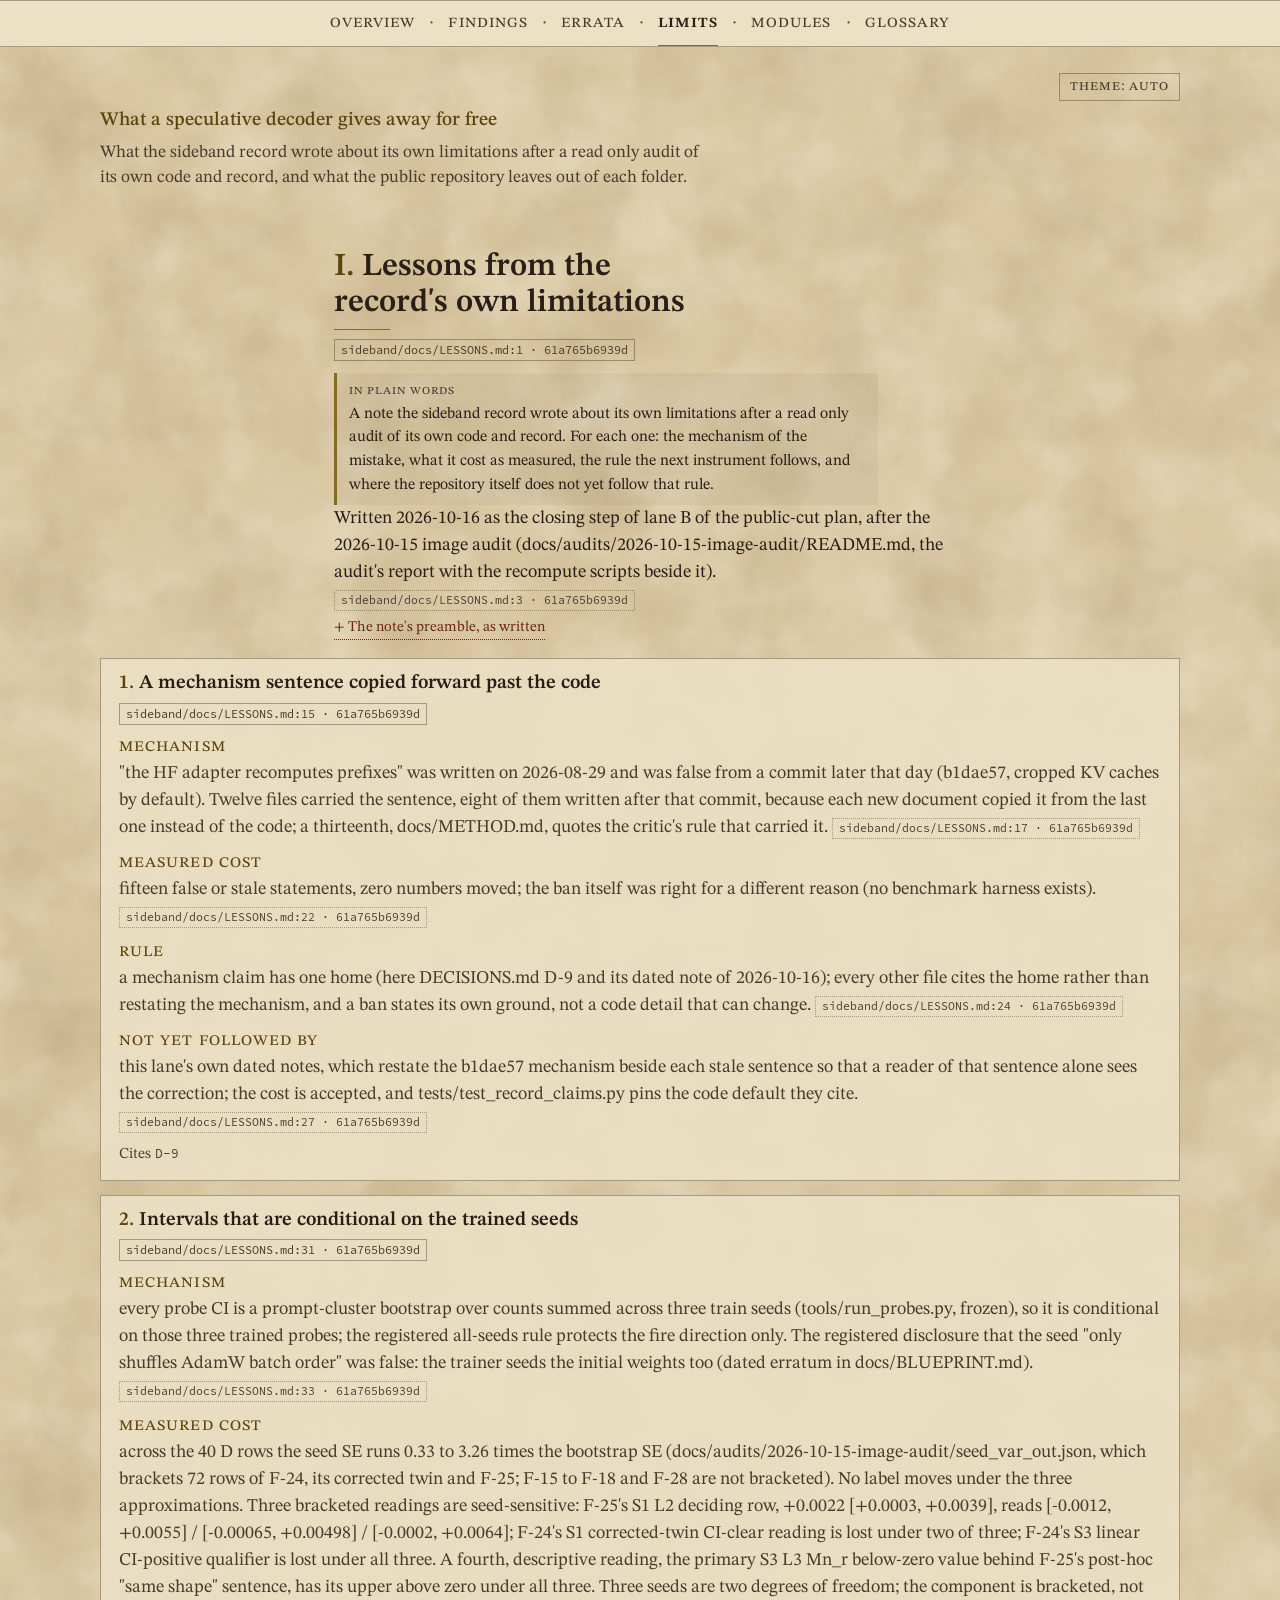
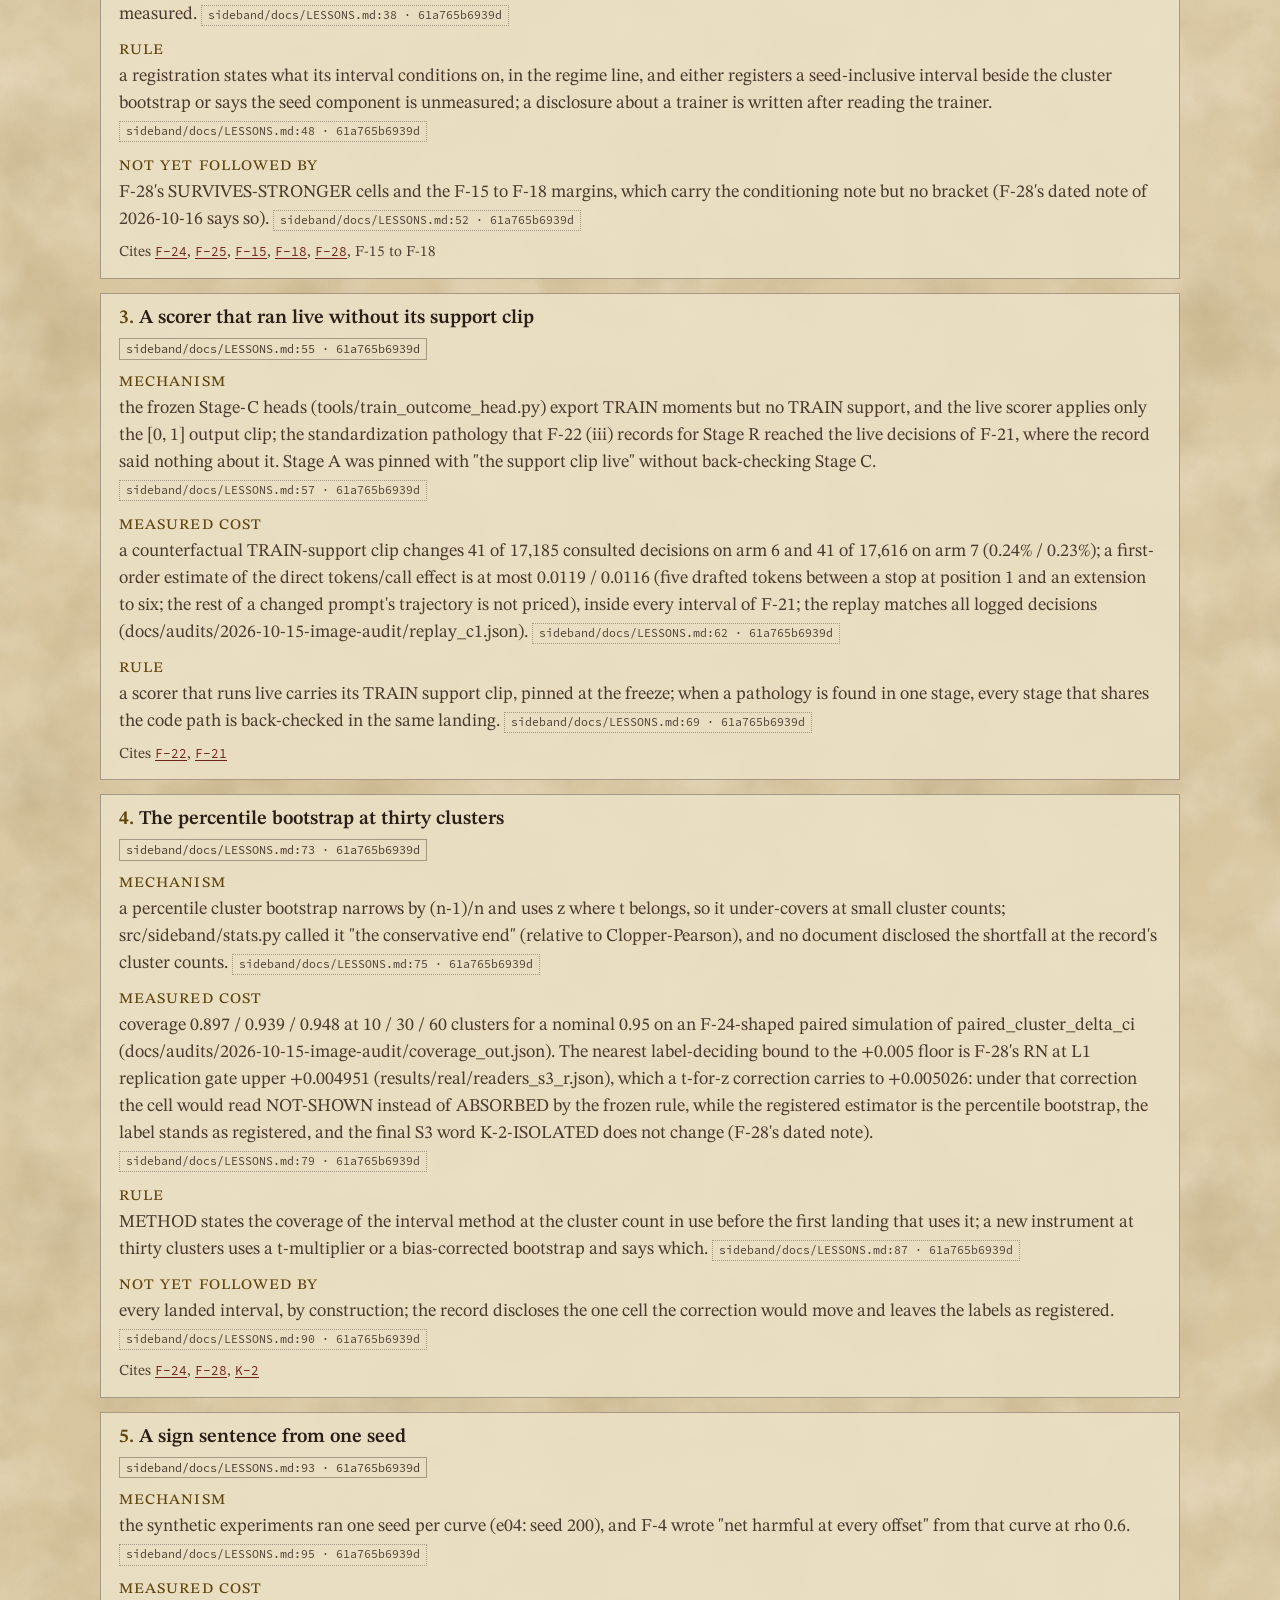
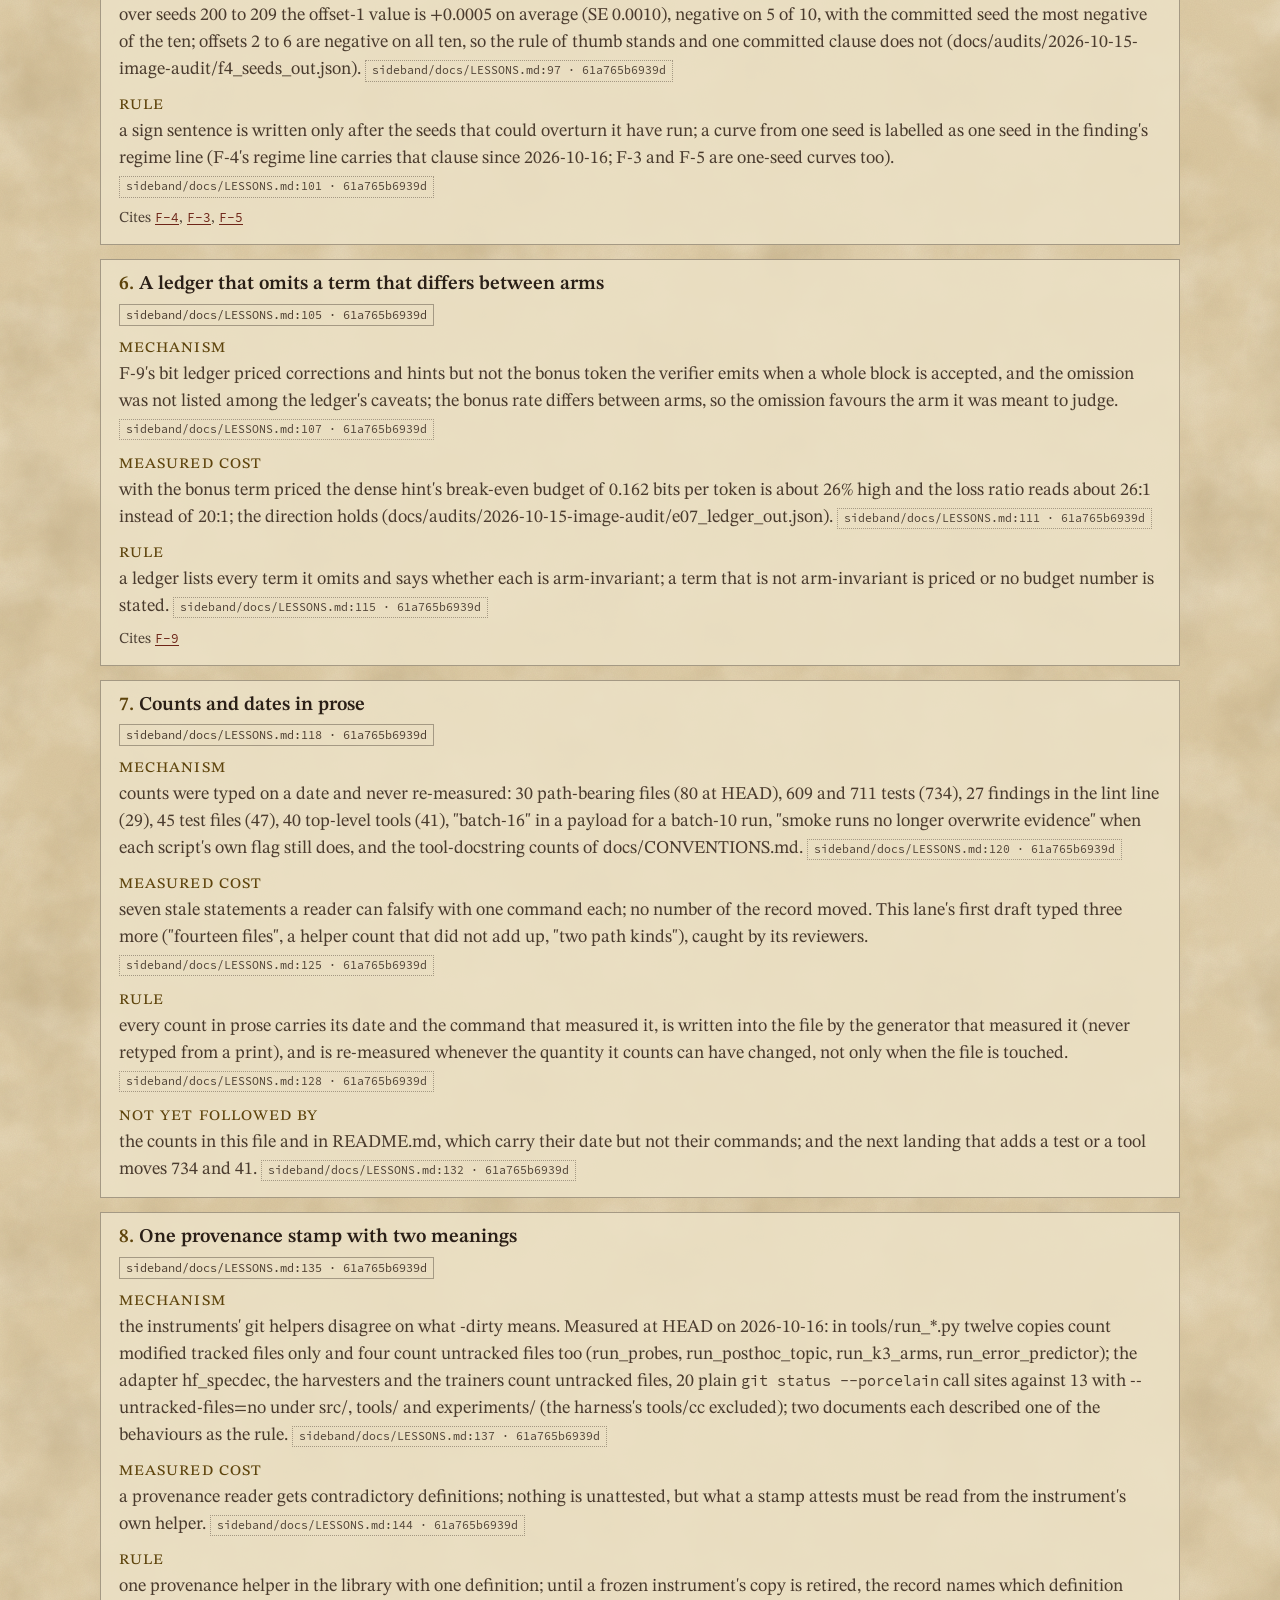
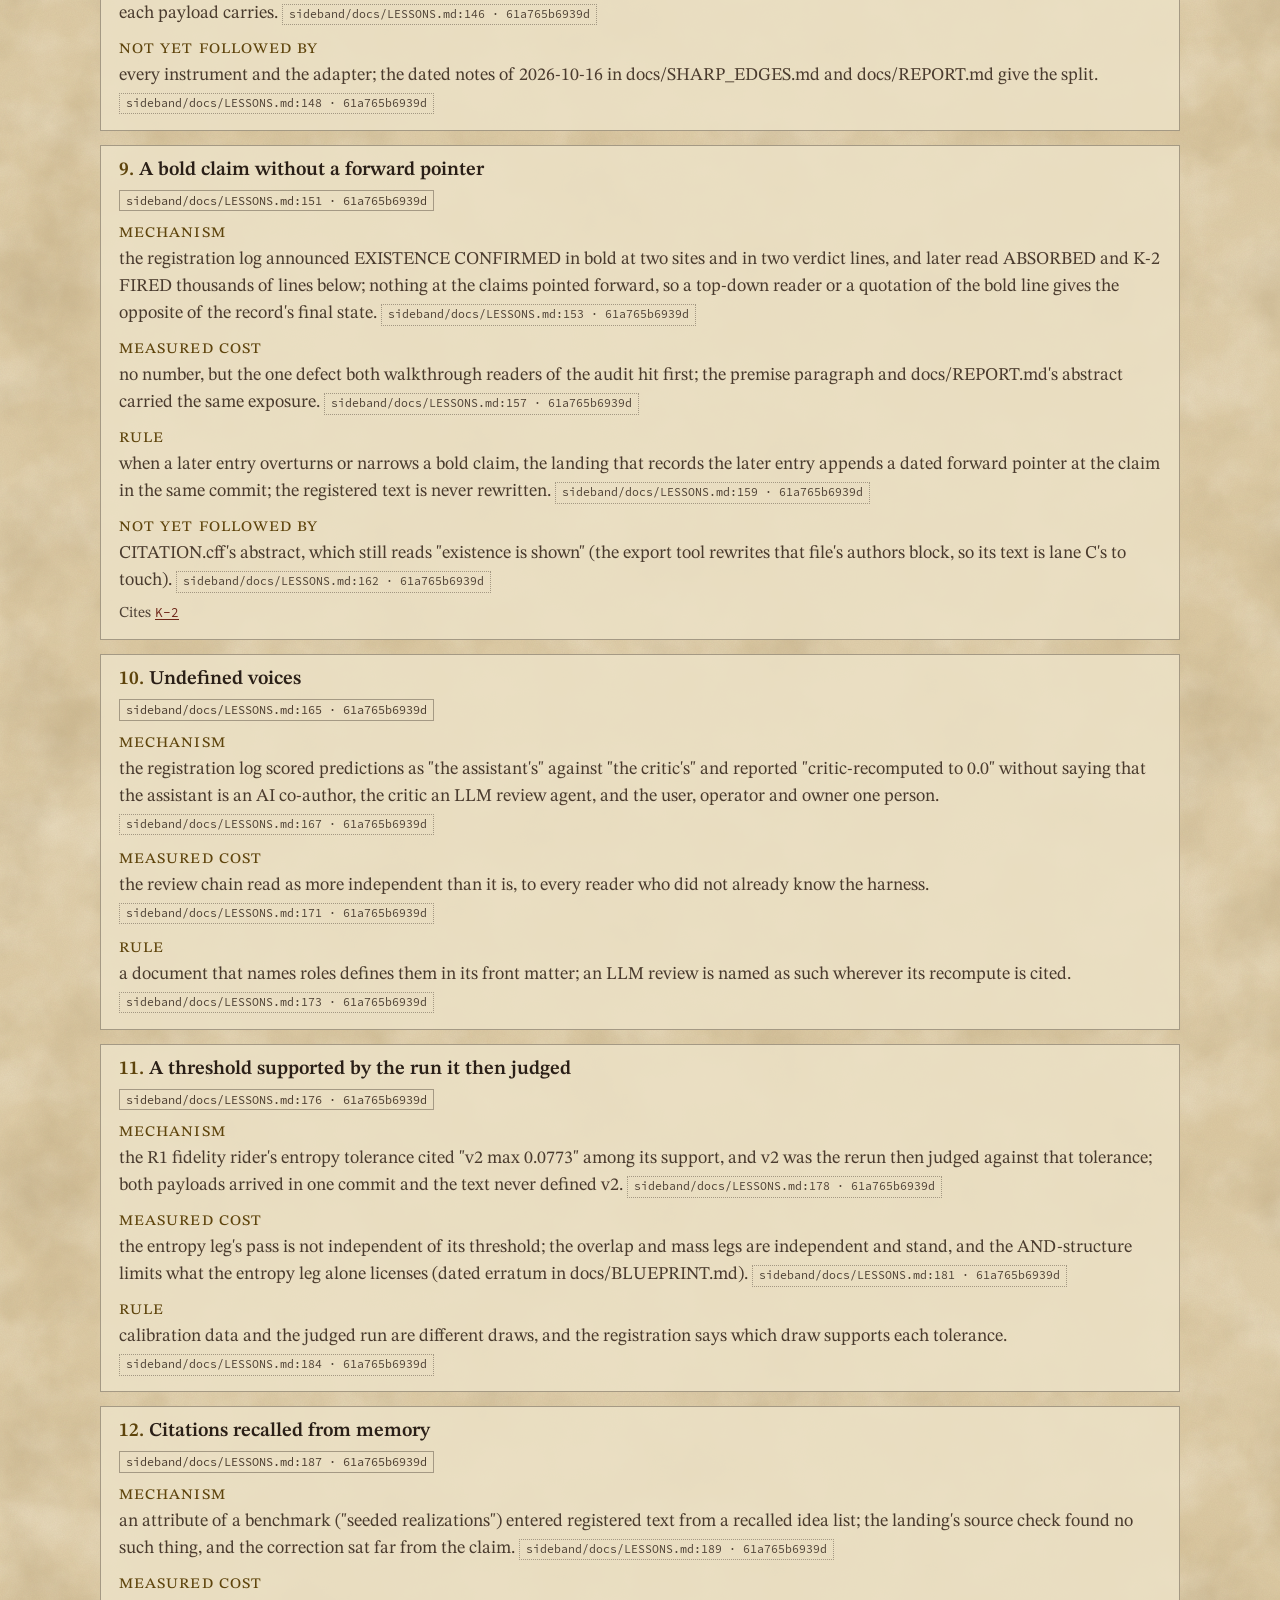
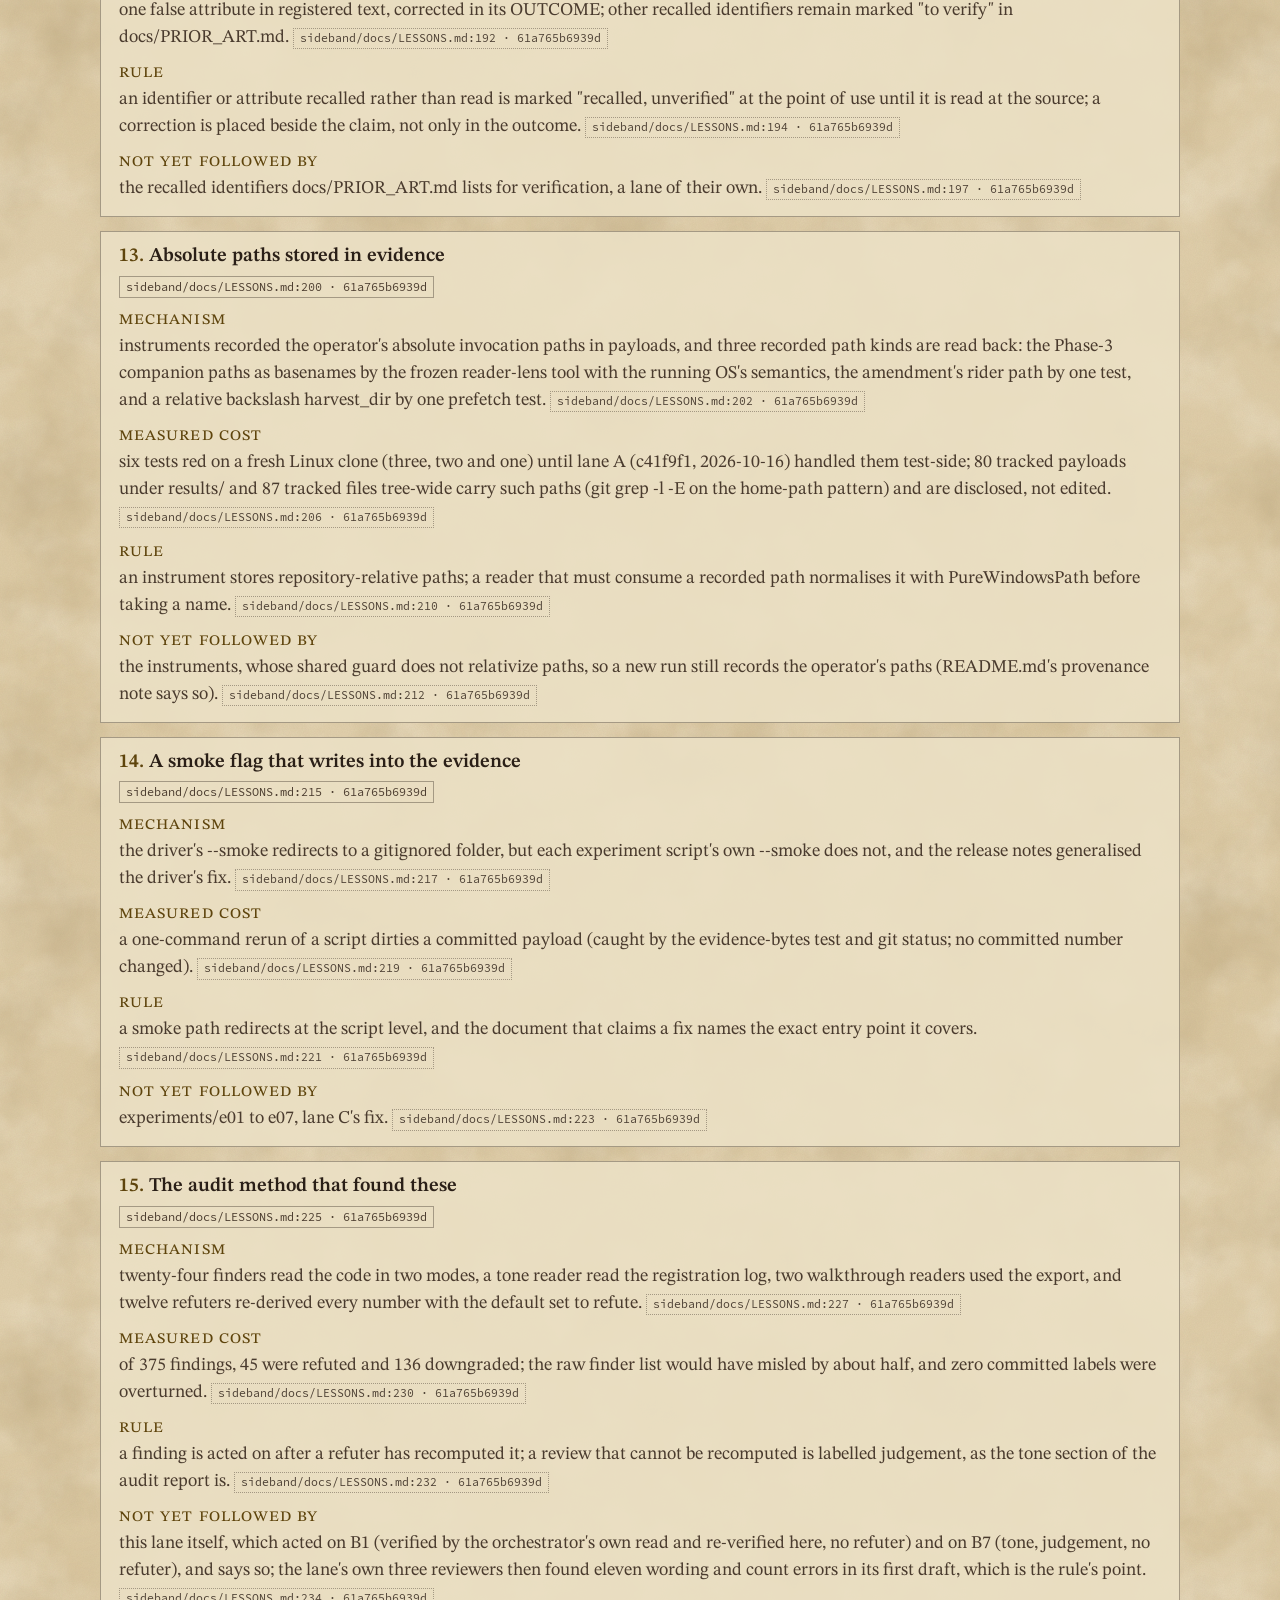
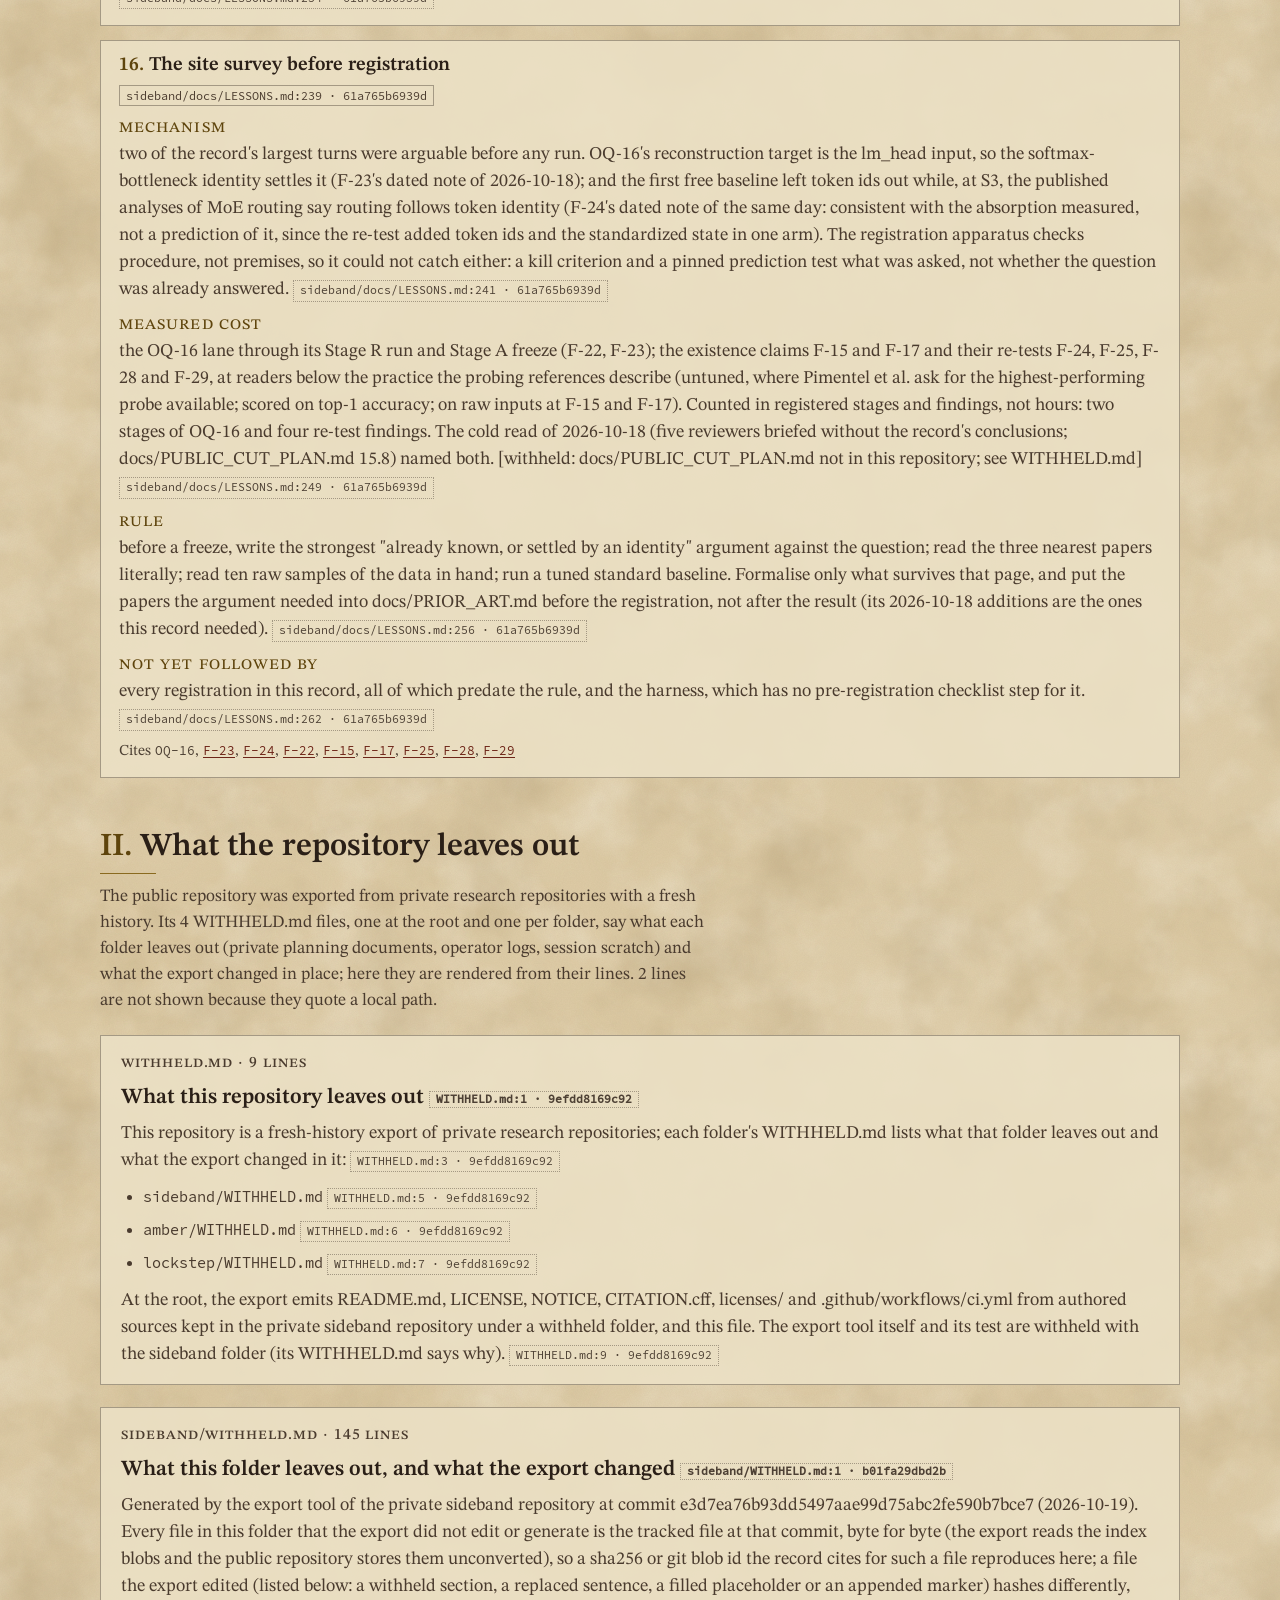
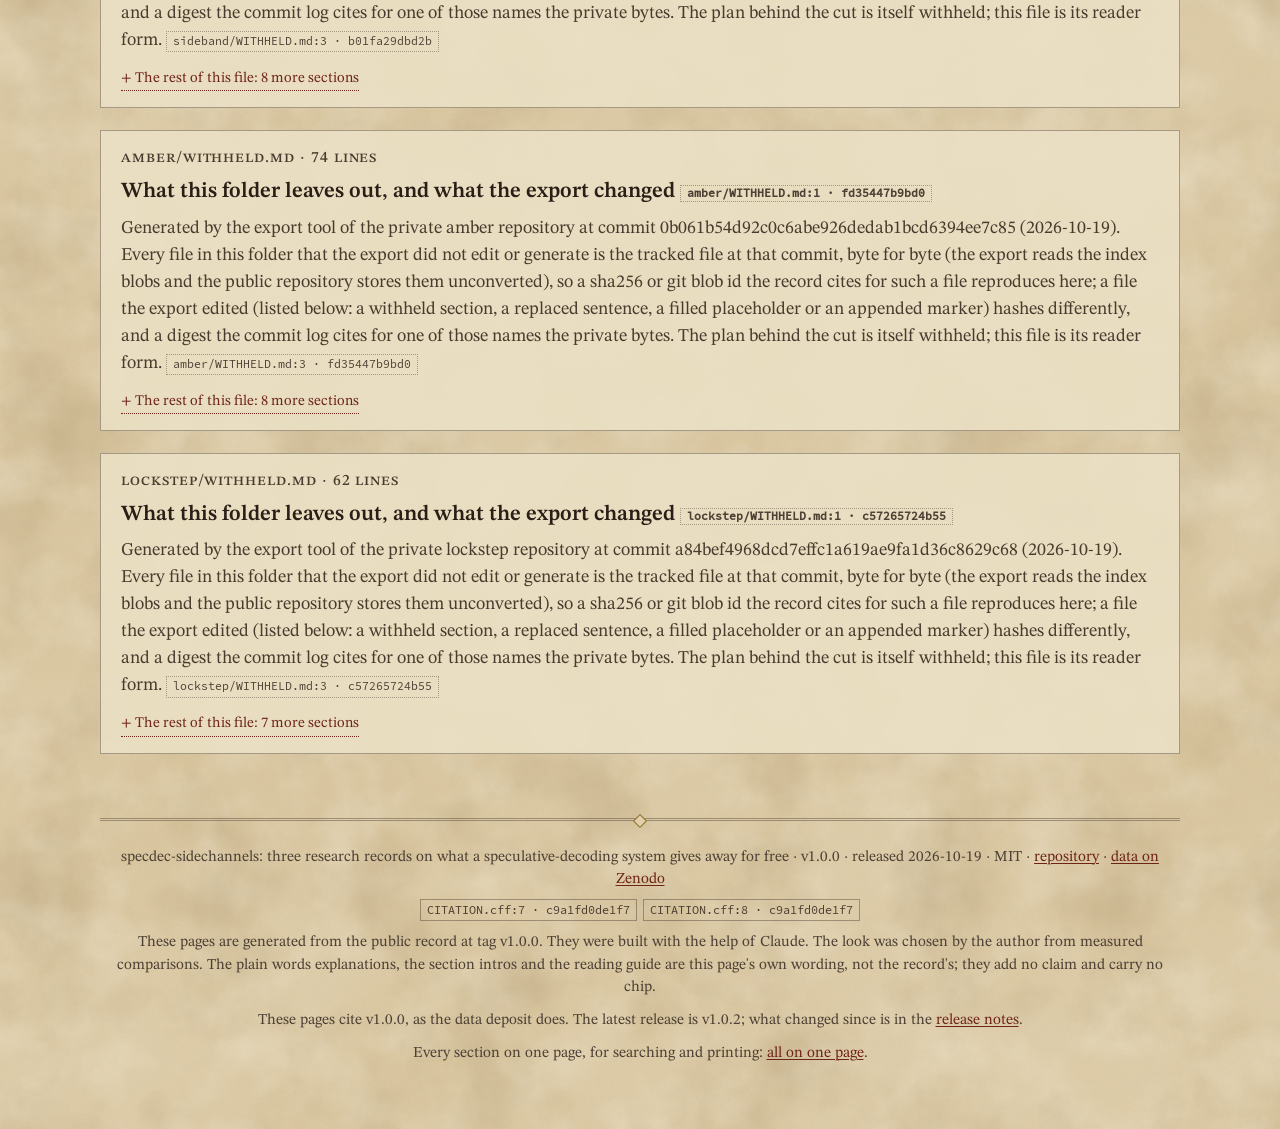
<file: docs/limits.html>
<!doctype html>
<html lang="en">
<head>
<meta charset="utf-8">
<meta name="viewport" content="width=device-width, initial-scale=1, viewport-fit=cover">
<title>specdec-findings: Limits</title>
<meta name="description" content="The findings of specdec-sidechannels v1.0.0, three research records on what a speculative decoding system gives away for free, with every number traced to its file, line and digest.">
<link rel="canonical" href="https://mike-byrne-ai.github.io/specdec-findings/limits.html">
<link rel="icon" href="favicon.svg" type="image/svg+xml">
<meta name="theme-color" media="(prefers-color-scheme: light)" content="#e0cfac">
<meta name="theme-color" media="(prefers-color-scheme: dark)" content="#1a1511">
<meta property="og:type" content="website">
<meta property="og:site_name" content="specdec-findings">
<meta property="og:title" content="specdec-findings: Limits">
<meta property="og:description" content="The findings of specdec-sidechannels v1.0.0, three research records on what a speculative decoding system gives away for free, with every number traced to its file, line and digest.">
<meta property="og:url" content="https://mike-byrne-ai.github.io/specdec-findings/limits.html">
<meta property="og:image" content="https://mike-byrne-ai.github.io/specdec-findings/card.png">
<meta property="og:image:width" content="1200">
<meta property="og:image:height" content="630">
<meta property="og:image:alt" content="A parchment coloured card: specdec-findings, what a speculative decoder gives away for free; three research records, published as they stood at their pinned commits.">
<meta name="twitter:card" content="summary_large_image">
<meta name="twitter:title" content="specdec-findings: Limits">
<meta name="twitter:description" content="The findings of specdec-sidechannels v1.0.0, three research records on what a speculative decoding system gives away for free, with every number traced to its file, line and digest.">
<meta name="twitter:image" content="https://mike-byrne-ai.github.io/specdec-findings/card.png">
<link rel="preload" href="fonts/STIXTwoText[wght].woff2" as="font" type="font/woff2" crossorigin>
<link rel="stylesheet" href="style.css">
<script src="site.js"></script>
</head>
<body data-commit="447815f34ce6ca8042284a42ecdd5bdb1cd05977" data-page="limits.html">
<a class="skip-link" href="#main">Skip to content</a>
<nav class="rail" aria-label="Pages">
  <ul><li><a href="index.html">Overview</a></li><li><a href="findings.html">Findings</a></li><li><a href="errata.html">Errata</a></li><li><a href="limits.html" aria-current="page">Limits</a></li><li><a href="modules.html">Modules</a></li><li><a href="glossary.html">Glossary</a></li></ul>
</nav>

<header class="masthead masthead-page wide" id="top">
  <div class="topbar"><button class="theme-toggle" id="theme-toggle" type="button" hidden>Theme: auto</button></div>
  <h1 class="site-title"><a href="index.html">What a speculative decoder gives away for free</a></h1>
  <p class="lede col" style="margin-inline:0">What the sideband record wrote about its own limitations after a read only audit of its own code and record, and what the public repository leaves out of each folder.</p>
</header>

<main id="main" tabindex="-1">
<section id="lessons"><div class="col">
<h2>Lessons from the record&#x27;s own limitations</h2>
<div class="cites"><a class="prov" href="https://github.com/Mike-Byrne-AI/specdec-sidechannels/blob/v1.0.0/sideband/docs/LESSONS.md?plain=1#L1">sideband/docs/LESSONS.md:1 · 61a765b6939d</a></div>
<div class="plain"><span class="plain-label">In plain words</span>A note the sideband record wrote about its own limitations after a read only audit of its own code and record. For each one: the mechanism of the mistake, what it cost as measured, the rule the next instrument follows, and where the repository itself does not yet follow that rule.</div>
<p class="lead">Written 2026-10-16 as the closing step of lane B of the public-cut plan, after the 2026-10-15 image audit (docs/audits/2026-10-15-image-audit/README.md, the audit&#x27;s report with the recompute scripts beside it). <a class="prov" href="https://github.com/Mike-Byrne-AI/specdec-sidechannels/blob/v1.0.0/sideband/docs/LESSONS.md?plain=1#L3">sideband/docs/LESSONS.md:3 · 61a765b6939d</a></p><details class="more"><summary>The note&#x27;s preamble, as written</summary><div class="full"><p>Written 2026-10-16 as the closing step of lane B of the public-cut plan, after the 2026-10-15 image audit (docs/audits/2026-10-15-image-audit/README.md, the audit&#x27;s report with the recompute scripts beside it). Each entry below is a limitation that stays in the evidence: the instruments are frozen (their bytes are attested by committed payloads) and the registered runs are not repeated, so the record carries a dated note or erratum beside the affected text instead of a fix. For each one: the mechanism, the cost as measured, the rule the next instrument follows, and where the repository itself does not yet follow the rule. The dated notes in FINDINGS.md, DECISIONS.md and docs/BLUEPRINT.md are the primary text; this file is a derived reading aid, and on any disagreement the record&#x27;s dated note wins. Figures quoted from the audit folder&#x27;s reruns of 2026-10-16 name their file; the counts in entries 7, 8 and 13 were measured on the tree the same day by the commands named. <a class="prov" href="https://github.com/Mike-Byrne-AI/specdec-sidechannels/blob/v1.0.0/sideband/docs/LESSONS.md?plain=1#L3">sideband/docs/LESSONS.md:3 · 61a765b6939d</a></p></div></details>
</div><div class="wide"><div class="lessons">
<article class="lesson" id="lesson-1"><h3><span class="n">1.</span> A mechanism sentence copied forward past the code</h3><div class="cites"><a class="prov" href="https://github.com/Mike-Byrne-AI/specdec-sidechannels/blob/v1.0.0/sideband/docs/LESSONS.md?plain=1#L15">sideband/docs/LESSONS.md:15 · 61a765b6939d</a></div><dl><div><dt>Mechanism</dt><dd>&quot;the HF adapter recomputes prefixes&quot; was written on 2026-08-29 and was false from a commit later that day (b1dae57, cropped KV caches by default). Twelve files carried the sentence, eight of them written after that commit, because each new document copied it from the last one instead of the code; a thirteenth, docs/METHOD.md, quotes the critic&#x27;s rule that carried it. <a class="prov" href="https://github.com/Mike-Byrne-AI/specdec-sidechannels/blob/v1.0.0/sideband/docs/LESSONS.md?plain=1#L17">sideband/docs/LESSONS.md:17 · 61a765b6939d</a></dd></div><div><dt>Measured cost</dt><dd>fifteen false or stale statements, zero numbers moved; the ban itself was right for a different reason (no benchmark harness exists). <a class="prov" href="https://github.com/Mike-Byrne-AI/specdec-sidechannels/blob/v1.0.0/sideband/docs/LESSONS.md?plain=1#L22">sideband/docs/LESSONS.md:22 · 61a765b6939d</a></dd></div><div><dt>Rule</dt><dd>a mechanism claim has one home (here DECISIONS.md D-9 and its dated note of 2026-10-16); every other file cites the home rather than restating the mechanism, and a ban states its own ground, not a code detail that can change. <a class="prov" href="https://github.com/Mike-Byrne-AI/specdec-sidechannels/blob/v1.0.0/sideband/docs/LESSONS.md?plain=1#L24">sideband/docs/LESSONS.md:24 · 61a765b6939d</a></dd></div><div><dt>Not yet followed by</dt><dd>this lane&#x27;s own dated notes, which restate the b1dae57 mechanism beside each stale sentence so that a reader of that sentence alone sees the correction; the cost is accepted, and tests/test_record_claims.py pins the code default they cite. <a class="prov" href="https://github.com/Mike-Byrne-AI/specdec-sidechannels/blob/v1.0.0/sideband/docs/LESSONS.md?plain=1#L27">sideband/docs/LESSONS.md:27 · 61a765b6939d</a></dd></div></dl><p class="ids">Cites <code>D-9</code></p></article>
<article class="lesson" id="lesson-2"><h3><span class="n">2.</span> Intervals that are conditional on the trained seeds</h3><div class="cites"><a class="prov" href="https://github.com/Mike-Byrne-AI/specdec-sidechannels/blob/v1.0.0/sideband/docs/LESSONS.md?plain=1#L31">sideband/docs/LESSONS.md:31 · 61a765b6939d</a></div><dl><div><dt>Mechanism</dt><dd>every probe CI is a prompt-cluster bootstrap over counts summed across three train seeds (tools/run_probes.py, frozen), so it is conditional on those three trained probes; the registered all-seeds rule protects the fire direction only. The registered disclosure that the seed &quot;only shuffles AdamW batch order&quot; was false: the trainer seeds the initial weights too (dated erratum in docs/BLUEPRINT.md). <a class="prov" href="https://github.com/Mike-Byrne-AI/specdec-sidechannels/blob/v1.0.0/sideband/docs/LESSONS.md?plain=1#L33">sideband/docs/LESSONS.md:33 · 61a765b6939d</a></dd></div><div><dt>Measured cost</dt><dd>across the 40 D rows the seed SE runs 0.33 to 3.26 times the bootstrap SE (docs/audits/2026-10-15-image-audit/seed_var_out.json, which brackets 72 rows of F-24, its corrected twin and F-25; F-15 to F-18 and F-28 are not bracketed). No label moves under the three approximations. Three bracketed readings are seed-sensitive: F-25&#x27;s S1 L2 deciding row, +0.0022 [+0.0003, +0.0039], reads [-0.0012, +0.0055] / [-0.00065, +0.00498] / [-0.0002, +0.0064]; F-24&#x27;s S1 corrected-twin CI-clear reading is lost under two of three; F-24&#x27;s S3 linear CI-positive qualifier is lost under all three. A fourth, descriptive reading, the primary S3 L3 Mn_r below-zero value behind F-25&#x27;s post-hoc &quot;same shape&quot; sentence, has its upper above zero under all three. Three seeds are two degrees of freedom; the component is bracketed, not measured. <a class="prov" href="https://github.com/Mike-Byrne-AI/specdec-sidechannels/blob/v1.0.0/sideband/docs/LESSONS.md?plain=1#L38">sideband/docs/LESSONS.md:38 · 61a765b6939d</a></dd></div><div><dt>Rule</dt><dd>a registration states what its interval conditions on, in the regime line, and either registers a seed-inclusive interval beside the cluster bootstrap or says the seed component is unmeasured; a disclosure about a trainer is written after reading the trainer. <a class="prov" href="https://github.com/Mike-Byrne-AI/specdec-sidechannels/blob/v1.0.0/sideband/docs/LESSONS.md?plain=1#L48">sideband/docs/LESSONS.md:48 · 61a765b6939d</a></dd></div><div><dt>Not yet followed by</dt><dd>F-28&#x27;s SURVIVES-STRONGER cells and the F-15 to F-18 margins, which carry the conditioning note but no bracket (F-28&#x27;s dated note of 2026-10-16 says so). <a class="prov" href="https://github.com/Mike-Byrne-AI/specdec-sidechannels/blob/v1.0.0/sideband/docs/LESSONS.md?plain=1#L52">sideband/docs/LESSONS.md:52 · 61a765b6939d</a></dd></div></dl><p class="ids">Cites <a href="findings.html#F-24">F-24</a>, <a href="findings.html#F-25">F-25</a>, <a href="findings.html#F-15">F-15</a>, <a href="findings.html#F-18">F-18</a>, <a href="findings.html#F-28">F-28</a>, F-15 to F-18</p></article>
<article class="lesson" id="lesson-3"><h3><span class="n">3.</span> A scorer that ran live without its support clip</h3><div class="cites"><a class="prov" href="https://github.com/Mike-Byrne-AI/specdec-sidechannels/blob/v1.0.0/sideband/docs/LESSONS.md?plain=1#L55">sideband/docs/LESSONS.md:55 · 61a765b6939d</a></div><dl><div><dt>Mechanism</dt><dd>the frozen Stage-C heads (tools/train_outcome_head.py) export TRAIN moments but no TRAIN support, and the live scorer applies only the [0, 1] output clip; the standardization pathology that F-22 (iii) records for Stage R reached the live decisions of F-21, where the record said nothing about it. Stage A was pinned with &quot;the support clip live&quot; without back-checking Stage C. <a class="prov" href="https://github.com/Mike-Byrne-AI/specdec-sidechannels/blob/v1.0.0/sideband/docs/LESSONS.md?plain=1#L57">sideband/docs/LESSONS.md:57 · 61a765b6939d</a></dd></div><div><dt>Measured cost</dt><dd>a counterfactual TRAIN-support clip changes 41 of 17,185 consulted decisions on arm 6 and 41 of 17,616 on arm 7 (0.24% / 0.23%); a first-order estimate of the direct tokens/call effect is at most 0.0119 / 0.0116 (five drafted tokens between a stop at position 1 and an extension to six; the rest of a changed prompt&#x27;s trajectory is not priced), inside every interval of F-21; the replay matches all logged decisions (docs/audits/2026-10-15-image-audit/replay_c1.json). <a class="prov" href="https://github.com/Mike-Byrne-AI/specdec-sidechannels/blob/v1.0.0/sideband/docs/LESSONS.md?plain=1#L62">sideband/docs/LESSONS.md:62 · 61a765b6939d</a></dd></div><div><dt>Rule</dt><dd>a scorer that runs live carries its TRAIN support clip, pinned at the freeze; when a pathology is found in one stage, every stage that shares the code path is back-checked in the same landing. <a class="prov" href="https://github.com/Mike-Byrne-AI/specdec-sidechannels/blob/v1.0.0/sideband/docs/LESSONS.md?plain=1#L69">sideband/docs/LESSONS.md:69 · 61a765b6939d</a></dd></div></dl><p class="ids">Cites <a href="findings.html#F-22">F-22</a>, <a href="findings.html#F-21">F-21</a></p></article>
<article class="lesson" id="lesson-4"><h3><span class="n">4.</span> The percentile bootstrap at thirty clusters</h3><div class="cites"><a class="prov" href="https://github.com/Mike-Byrne-AI/specdec-sidechannels/blob/v1.0.0/sideband/docs/LESSONS.md?plain=1#L73">sideband/docs/LESSONS.md:73 · 61a765b6939d</a></div><dl><div><dt>Mechanism</dt><dd>a percentile cluster bootstrap narrows by (n-1)/n and uses z where t belongs, so it under-covers at small cluster counts; src/sideband/stats.py called it &quot;the conservative end&quot; (relative to Clopper-Pearson), and no document disclosed the shortfall at the record&#x27;s cluster counts. <a class="prov" href="https://github.com/Mike-Byrne-AI/specdec-sidechannels/blob/v1.0.0/sideband/docs/LESSONS.md?plain=1#L75">sideband/docs/LESSONS.md:75 · 61a765b6939d</a></dd></div><div><dt>Measured cost</dt><dd>coverage 0.897 / 0.939 / 0.948 at 10 / 30 / 60 clusters for a nominal 0.95 on an F-24-shaped paired simulation of paired_cluster_delta_ci (docs/audits/2026-10-15-image-audit/coverage_out.json). The nearest label-deciding bound to the +0.005 floor is F-28&#x27;s RN at L1 replication gate upper +0.004951 (results/real/readers_s3_r.json), which a t-for-z correction carries to +0.005026: under that correction the cell would read NOT-SHOWN instead of ABSORBED by the frozen rule, while the registered estimator is the percentile bootstrap, the label stands as registered, and the final S3 word K-2-ISOLATED does not change (F-28&#x27;s dated note). <a class="prov" href="https://github.com/Mike-Byrne-AI/specdec-sidechannels/blob/v1.0.0/sideband/docs/LESSONS.md?plain=1#L79">sideband/docs/LESSONS.md:79 · 61a765b6939d</a></dd></div><div><dt>Rule</dt><dd>METHOD states the coverage of the interval method at the cluster count in use before the first landing that uses it; a new instrument at thirty clusters uses a t-multiplier or a bias-corrected bootstrap and says which. <a class="prov" href="https://github.com/Mike-Byrne-AI/specdec-sidechannels/blob/v1.0.0/sideband/docs/LESSONS.md?plain=1#L87">sideband/docs/LESSONS.md:87 · 61a765b6939d</a></dd></div><div><dt>Not yet followed by</dt><dd>every landed interval, by construction; the record discloses the one cell the correction would move and leaves the labels as registered. <a class="prov" href="https://github.com/Mike-Byrne-AI/specdec-sidechannels/blob/v1.0.0/sideband/docs/LESSONS.md?plain=1#L90">sideband/docs/LESSONS.md:90 · 61a765b6939d</a></dd></div></dl><p class="ids">Cites <a href="findings.html#F-24">F-24</a>, <a href="findings.html#F-28">F-28</a>, <a href="index.html#K-2">K-2</a></p></article>
<article class="lesson" id="lesson-5"><h3><span class="n">5.</span> A sign sentence from one seed</h3><div class="cites"><a class="prov" href="https://github.com/Mike-Byrne-AI/specdec-sidechannels/blob/v1.0.0/sideband/docs/LESSONS.md?plain=1#L93">sideband/docs/LESSONS.md:93 · 61a765b6939d</a></div><dl><div><dt>Mechanism</dt><dd>the synthetic experiments ran one seed per curve (e04: seed 200), and F-4 wrote &quot;net harmful at every offset&quot; from that curve at rho 0.6. <a class="prov" href="https://github.com/Mike-Byrne-AI/specdec-sidechannels/blob/v1.0.0/sideband/docs/LESSONS.md?plain=1#L95">sideband/docs/LESSONS.md:95 · 61a765b6939d</a></dd></div><div><dt>Measured cost</dt><dd>over seeds 200 to 209 the offset-1 value is +0.0005 on average (SE 0.0010), negative on 5 of 10, with the committed seed the most negative of the ten; offsets 2 to 6 are negative on all ten, so the rule of thumb stands and one committed clause does not (docs/audits/2026-10-15-image-audit/f4_seeds_out.json). <a class="prov" href="https://github.com/Mike-Byrne-AI/specdec-sidechannels/blob/v1.0.0/sideband/docs/LESSONS.md?plain=1#L97">sideband/docs/LESSONS.md:97 · 61a765b6939d</a></dd></div><div><dt>Rule</dt><dd>a sign sentence is written only after the seeds that could overturn it have run; a curve from one seed is labelled as one seed in the finding&#x27;s regime line (F-4&#x27;s regime line carries that clause since 2026-10-16; F-3 and F-5 are one-seed curves too). <a class="prov" href="https://github.com/Mike-Byrne-AI/specdec-sidechannels/blob/v1.0.0/sideband/docs/LESSONS.md?plain=1#L101">sideband/docs/LESSONS.md:101 · 61a765b6939d</a></dd></div></dl><p class="ids">Cites <a href="findings.html#F-4">F-4</a>, <a href="findings.html#F-3">F-3</a>, <a href="findings.html#F-5">F-5</a></p></article>
<article class="lesson" id="lesson-6"><h3><span class="n">6.</span> A ledger that omits a term that differs between arms</h3><div class="cites"><a class="prov" href="https://github.com/Mike-Byrne-AI/specdec-sidechannels/blob/v1.0.0/sideband/docs/LESSONS.md?plain=1#L105">sideband/docs/LESSONS.md:105 · 61a765b6939d</a></div><dl><div><dt>Mechanism</dt><dd>F-9&#x27;s bit ledger priced corrections and hints but not the bonus token the verifier emits when a whole block is accepted, and the omission was not listed among the ledger&#x27;s caveats; the bonus rate differs between arms, so the omission favours the arm it was meant to judge. <a class="prov" href="https://github.com/Mike-Byrne-AI/specdec-sidechannels/blob/v1.0.0/sideband/docs/LESSONS.md?plain=1#L107">sideband/docs/LESSONS.md:107 · 61a765b6939d</a></dd></div><div><dt>Measured cost</dt><dd>with the bonus term priced the dense hint&#x27;s break-even budget of 0.162 bits per token is about 26% high and the loss ratio reads about 26:1 instead of 20:1; the direction holds (docs/audits/2026-10-15-image-audit/e07_ledger_out.json). <a class="prov" href="https://github.com/Mike-Byrne-AI/specdec-sidechannels/blob/v1.0.0/sideband/docs/LESSONS.md?plain=1#L111">sideband/docs/LESSONS.md:111 · 61a765b6939d</a></dd></div><div><dt>Rule</dt><dd>a ledger lists every term it omits and says whether each is arm-invariant; a term that is not arm-invariant is priced or no budget number is stated. <a class="prov" href="https://github.com/Mike-Byrne-AI/specdec-sidechannels/blob/v1.0.0/sideband/docs/LESSONS.md?plain=1#L115">sideband/docs/LESSONS.md:115 · 61a765b6939d</a></dd></div></dl><p class="ids">Cites <a href="findings.html#F-9">F-9</a></p></article>
<article class="lesson" id="lesson-7"><h3><span class="n">7.</span> Counts and dates in prose</h3><div class="cites"><a class="prov" href="https://github.com/Mike-Byrne-AI/specdec-sidechannels/blob/v1.0.0/sideband/docs/LESSONS.md?plain=1#L118">sideband/docs/LESSONS.md:118 · 61a765b6939d</a></div><dl><div><dt>Mechanism</dt><dd>counts were typed on a date and never re-measured: 30 path-bearing files (80 at HEAD), 609 and 711 tests (734), 27 findings in the lint line (29), 45 test files (47), 40 top-level tools (41), &quot;batch-16&quot; in a payload for a batch-10 run, &quot;smoke runs no longer overwrite evidence&quot; when each script&#x27;s own flag still does, and the tool-docstring counts of docs/CONVENTIONS.md. <a class="prov" href="https://github.com/Mike-Byrne-AI/specdec-sidechannels/blob/v1.0.0/sideband/docs/LESSONS.md?plain=1#L120">sideband/docs/LESSONS.md:120 · 61a765b6939d</a></dd></div><div><dt>Measured cost</dt><dd>seven stale statements a reader can falsify with one command each; no number of the record moved. This lane&#x27;s first draft typed three more (&quot;fourteen files&quot;, a helper count that did not add up, &quot;two path kinds&quot;), caught by its reviewers. <a class="prov" href="https://github.com/Mike-Byrne-AI/specdec-sidechannels/blob/v1.0.0/sideband/docs/LESSONS.md?plain=1#L125">sideband/docs/LESSONS.md:125 · 61a765b6939d</a></dd></div><div><dt>Rule</dt><dd>every count in prose carries its date and the command that measured it, is written into the file by the generator that measured it (never retyped from a print), and is re-measured whenever the quantity it counts can have changed, not only when the file is touched. <a class="prov" href="https://github.com/Mike-Byrne-AI/specdec-sidechannels/blob/v1.0.0/sideband/docs/LESSONS.md?plain=1#L128">sideband/docs/LESSONS.md:128 · 61a765b6939d</a></dd></div><div><dt>Not yet followed by</dt><dd>the counts in this file and in README.md, which carry their date but not their commands; and the next landing that adds a test or a tool moves 734 and 41. <a class="prov" href="https://github.com/Mike-Byrne-AI/specdec-sidechannels/blob/v1.0.0/sideband/docs/LESSONS.md?plain=1#L132">sideband/docs/LESSONS.md:132 · 61a765b6939d</a></dd></div></dl></article>
<article class="lesson" id="lesson-8"><h3><span class="n">8.</span> One provenance stamp with two meanings</h3><div class="cites"><a class="prov" href="https://github.com/Mike-Byrne-AI/specdec-sidechannels/blob/v1.0.0/sideband/docs/LESSONS.md?plain=1#L135">sideband/docs/LESSONS.md:135 · 61a765b6939d</a></div><dl><div><dt>Mechanism</dt><dd>the instruments&#x27; git helpers disagree on what -dirty means. Measured at HEAD on 2026-10-16: in tools/run_*.py twelve copies count modified tracked files only and four count untracked files too (run_probes, run_posthoc_topic, run_k3_arms, run_error_predictor); the adapter hf_specdec, the harvesters and the trainers count untracked files, 20 plain <code>git status --porcelain</code> call sites against 13 with --untracked-files=no under src/, tools/ and experiments/ (the harness&#x27;s tools/cc excluded); two documents each described one of the behaviours as the rule. <a class="prov" href="https://github.com/Mike-Byrne-AI/specdec-sidechannels/blob/v1.0.0/sideband/docs/LESSONS.md?plain=1#L137">sideband/docs/LESSONS.md:137 · 61a765b6939d</a></dd></div><div><dt>Measured cost</dt><dd>a provenance reader gets contradictory definitions; nothing is unattested, but what a stamp attests must be read from the instrument&#x27;s own helper. <a class="prov" href="https://github.com/Mike-Byrne-AI/specdec-sidechannels/blob/v1.0.0/sideband/docs/LESSONS.md?plain=1#L144">sideband/docs/LESSONS.md:144 · 61a765b6939d</a></dd></div><div><dt>Rule</dt><dd>one provenance helper in the library with one definition; until a frozen instrument&#x27;s copy is retired, the record names which definition each payload carries. <a class="prov" href="https://github.com/Mike-Byrne-AI/specdec-sidechannels/blob/v1.0.0/sideband/docs/LESSONS.md?plain=1#L146">sideband/docs/LESSONS.md:146 · 61a765b6939d</a></dd></div><div><dt>Not yet followed by</dt><dd>every instrument and the adapter; the dated notes of 2026-10-16 in docs/SHARP_EDGES.md and docs/REPORT.md give the split. <a class="prov" href="https://github.com/Mike-Byrne-AI/specdec-sidechannels/blob/v1.0.0/sideband/docs/LESSONS.md?plain=1#L148">sideband/docs/LESSONS.md:148 · 61a765b6939d</a></dd></div></dl></article>
<article class="lesson" id="lesson-9"><h3><span class="n">9.</span> A bold claim without a forward pointer</h3><div class="cites"><a class="prov" href="https://github.com/Mike-Byrne-AI/specdec-sidechannels/blob/v1.0.0/sideband/docs/LESSONS.md?plain=1#L151">sideband/docs/LESSONS.md:151 · 61a765b6939d</a></div><dl><div><dt>Mechanism</dt><dd>the registration log announced EXISTENCE CONFIRMED in bold at two sites and in two verdict lines, and later read ABSORBED and K-2 FIRED thousands of lines below; nothing at the claims pointed forward, so a top-down reader or a quotation of the bold line gives the opposite of the record&#x27;s final state. <a class="prov" href="https://github.com/Mike-Byrne-AI/specdec-sidechannels/blob/v1.0.0/sideband/docs/LESSONS.md?plain=1#L153">sideband/docs/LESSONS.md:153 · 61a765b6939d</a></dd></div><div><dt>Measured cost</dt><dd>no number, but the one defect both walkthrough readers of the audit hit first; the premise paragraph and docs/REPORT.md&#x27;s abstract carried the same exposure. <a class="prov" href="https://github.com/Mike-Byrne-AI/specdec-sidechannels/blob/v1.0.0/sideband/docs/LESSONS.md?plain=1#L157">sideband/docs/LESSONS.md:157 · 61a765b6939d</a></dd></div><div><dt>Rule</dt><dd>when a later entry overturns or narrows a bold claim, the landing that records the later entry appends a dated forward pointer at the claim in the same commit; the registered text is never rewritten. <a class="prov" href="https://github.com/Mike-Byrne-AI/specdec-sidechannels/blob/v1.0.0/sideband/docs/LESSONS.md?plain=1#L159">sideband/docs/LESSONS.md:159 · 61a765b6939d</a></dd></div><div><dt>Not yet followed by</dt><dd>CITATION.cff&#x27;s abstract, which still reads &quot;existence is shown&quot; (the export tool rewrites that file&#x27;s authors block, so its text is lane C&#x27;s to touch). <a class="prov" href="https://github.com/Mike-Byrne-AI/specdec-sidechannels/blob/v1.0.0/sideband/docs/LESSONS.md?plain=1#L162">sideband/docs/LESSONS.md:162 · 61a765b6939d</a></dd></div></dl><p class="ids">Cites <a href="index.html#K-2">K-2</a></p></article>
<article class="lesson" id="lesson-10"><h3><span class="n">10.</span> Undefined voices</h3><div class="cites"><a class="prov" href="https://github.com/Mike-Byrne-AI/specdec-sidechannels/blob/v1.0.0/sideband/docs/LESSONS.md?plain=1#L165">sideband/docs/LESSONS.md:165 · 61a765b6939d</a></div><dl><div><dt>Mechanism</dt><dd>the registration log scored predictions as &quot;the assistant&#x27;s&quot; against &quot;the critic&#x27;s&quot; and reported &quot;critic-recomputed to 0.0&quot; without saying that the assistant is an AI co-author, the critic an LLM review agent, and the user, operator and owner one person. <a class="prov" href="https://github.com/Mike-Byrne-AI/specdec-sidechannels/blob/v1.0.0/sideband/docs/LESSONS.md?plain=1#L167">sideband/docs/LESSONS.md:167 · 61a765b6939d</a></dd></div><div><dt>Measured cost</dt><dd>the review chain read as more independent than it is, to every reader who did not already know the harness. <a class="prov" href="https://github.com/Mike-Byrne-AI/specdec-sidechannels/blob/v1.0.0/sideband/docs/LESSONS.md?plain=1#L171">sideband/docs/LESSONS.md:171 · 61a765b6939d</a></dd></div><div><dt>Rule</dt><dd>a document that names roles defines them in its front matter; an LLM review is named as such wherever its recompute is cited. <a class="prov" href="https://github.com/Mike-Byrne-AI/specdec-sidechannels/blob/v1.0.0/sideband/docs/LESSONS.md?plain=1#L173">sideband/docs/LESSONS.md:173 · 61a765b6939d</a></dd></div></dl></article>
<article class="lesson" id="lesson-11"><h3><span class="n">11.</span> A threshold supported by the run it then judged</h3><div class="cites"><a class="prov" href="https://github.com/Mike-Byrne-AI/specdec-sidechannels/blob/v1.0.0/sideband/docs/LESSONS.md?plain=1#L176">sideband/docs/LESSONS.md:176 · 61a765b6939d</a></div><dl><div><dt>Mechanism</dt><dd>the R1 fidelity rider&#x27;s entropy tolerance cited &quot;v2 max 0.0773&quot; among its support, and v2 was the rerun then judged against that tolerance; both payloads arrived in one commit and the text never defined v2. <a class="prov" href="https://github.com/Mike-Byrne-AI/specdec-sidechannels/blob/v1.0.0/sideband/docs/LESSONS.md?plain=1#L178">sideband/docs/LESSONS.md:178 · 61a765b6939d</a></dd></div><div><dt>Measured cost</dt><dd>the entropy leg&#x27;s pass is not independent of its threshold; the overlap and mass legs are independent and stand, and the AND-structure limits what the entropy leg alone licenses (dated erratum in docs/BLUEPRINT.md). <a class="prov" href="https://github.com/Mike-Byrne-AI/specdec-sidechannels/blob/v1.0.0/sideband/docs/LESSONS.md?plain=1#L181">sideband/docs/LESSONS.md:181 · 61a765b6939d</a></dd></div><div><dt>Rule</dt><dd>calibration data and the judged run are different draws, and the registration says which draw supports each tolerance. <a class="prov" href="https://github.com/Mike-Byrne-AI/specdec-sidechannels/blob/v1.0.0/sideband/docs/LESSONS.md?plain=1#L184">sideband/docs/LESSONS.md:184 · 61a765b6939d</a></dd></div></dl></article>
<article class="lesson" id="lesson-12"><h3><span class="n">12.</span> Citations recalled from memory</h3><div class="cites"><a class="prov" href="https://github.com/Mike-Byrne-AI/specdec-sidechannels/blob/v1.0.0/sideband/docs/LESSONS.md?plain=1#L187">sideband/docs/LESSONS.md:187 · 61a765b6939d</a></div><dl><div><dt>Mechanism</dt><dd>an attribute of a benchmark (&quot;seeded realizations&quot;) entered registered text from a recalled idea list; the landing&#x27;s source check found no such thing, and the correction sat far from the claim. <a class="prov" href="https://github.com/Mike-Byrne-AI/specdec-sidechannels/blob/v1.0.0/sideband/docs/LESSONS.md?plain=1#L189">sideband/docs/LESSONS.md:189 · 61a765b6939d</a></dd></div><div><dt>Measured cost</dt><dd>one false attribute in registered text, corrected in its OUTCOME; other recalled identifiers remain marked &quot;to verify&quot; in docs/PRIOR_ART.md. <a class="prov" href="https://github.com/Mike-Byrne-AI/specdec-sidechannels/blob/v1.0.0/sideband/docs/LESSONS.md?plain=1#L192">sideband/docs/LESSONS.md:192 · 61a765b6939d</a></dd></div><div><dt>Rule</dt><dd>an identifier or attribute recalled rather than read is marked &quot;recalled, unverified&quot; at the point of use until it is read at the source; a correction is placed beside the claim, not only in the outcome. <a class="prov" href="https://github.com/Mike-Byrne-AI/specdec-sidechannels/blob/v1.0.0/sideband/docs/LESSONS.md?plain=1#L194">sideband/docs/LESSONS.md:194 · 61a765b6939d</a></dd></div><div><dt>Not yet followed by</dt><dd>the recalled identifiers docs/PRIOR_ART.md lists for verification, a lane of their own. <a class="prov" href="https://github.com/Mike-Byrne-AI/specdec-sidechannels/blob/v1.0.0/sideband/docs/LESSONS.md?plain=1#L197">sideband/docs/LESSONS.md:197 · 61a765b6939d</a></dd></div></dl></article>
<article class="lesson" id="lesson-13"><h3><span class="n">13.</span> Absolute paths stored in evidence</h3><div class="cites"><a class="prov" href="https://github.com/Mike-Byrne-AI/specdec-sidechannels/blob/v1.0.0/sideband/docs/LESSONS.md?plain=1#L200">sideband/docs/LESSONS.md:200 · 61a765b6939d</a></div><dl><div><dt>Mechanism</dt><dd>instruments recorded the operator&#x27;s absolute invocation paths in payloads, and three recorded path kinds are read back: the Phase-3 companion paths as basenames by the frozen reader-lens tool with the running OS&#x27;s semantics, the amendment&#x27;s rider path by one test, and a relative backslash harvest_dir by one prefetch test. <a class="prov" href="https://github.com/Mike-Byrne-AI/specdec-sidechannels/blob/v1.0.0/sideband/docs/LESSONS.md?plain=1#L202">sideband/docs/LESSONS.md:202 · 61a765b6939d</a></dd></div><div><dt>Measured cost</dt><dd>six tests red on a fresh Linux clone (three, two and one) until lane A (c41f9f1, 2026-10-16) handled them test-side; 80 tracked payloads under results/ and 87 tracked files tree-wide carry such paths (git grep -l -E on the home-path pattern) and are disclosed, not edited. <a class="prov" href="https://github.com/Mike-Byrne-AI/specdec-sidechannels/blob/v1.0.0/sideband/docs/LESSONS.md?plain=1#L206">sideband/docs/LESSONS.md:206 · 61a765b6939d</a></dd></div><div><dt>Rule</dt><dd>an instrument stores repository-relative paths; a reader that must consume a recorded path normalises it with PureWindowsPath before taking a name. <a class="prov" href="https://github.com/Mike-Byrne-AI/specdec-sidechannels/blob/v1.0.0/sideband/docs/LESSONS.md?plain=1#L210">sideband/docs/LESSONS.md:210 · 61a765b6939d</a></dd></div><div><dt>Not yet followed by</dt><dd>the instruments, whose shared guard does not relativize paths, so a new run still records the operator&#x27;s paths (README.md&#x27;s provenance note says so). <a class="prov" href="https://github.com/Mike-Byrne-AI/specdec-sidechannels/blob/v1.0.0/sideband/docs/LESSONS.md?plain=1#L212">sideband/docs/LESSONS.md:212 · 61a765b6939d</a></dd></div></dl></article>
<article class="lesson" id="lesson-14"><h3><span class="n">14.</span> A smoke flag that writes into the evidence</h3><div class="cites"><a class="prov" href="https://github.com/Mike-Byrne-AI/specdec-sidechannels/blob/v1.0.0/sideband/docs/LESSONS.md?plain=1#L215">sideband/docs/LESSONS.md:215 · 61a765b6939d</a></div><dl><div><dt>Mechanism</dt><dd>the driver&#x27;s --smoke redirects to a gitignored folder, but each experiment script&#x27;s own --smoke does not, and the release notes generalised the driver&#x27;s fix. <a class="prov" href="https://github.com/Mike-Byrne-AI/specdec-sidechannels/blob/v1.0.0/sideband/docs/LESSONS.md?plain=1#L217">sideband/docs/LESSONS.md:217 · 61a765b6939d</a></dd></div><div><dt>Measured cost</dt><dd>a one-command rerun of a script dirties a committed payload (caught by the evidence-bytes test and git status; no committed number changed). <a class="prov" href="https://github.com/Mike-Byrne-AI/specdec-sidechannels/blob/v1.0.0/sideband/docs/LESSONS.md?plain=1#L219">sideband/docs/LESSONS.md:219 · 61a765b6939d</a></dd></div><div><dt>Rule</dt><dd>a smoke path redirects at the script level, and the document that claims a fix names the exact entry point it covers. <a class="prov" href="https://github.com/Mike-Byrne-AI/specdec-sidechannels/blob/v1.0.0/sideband/docs/LESSONS.md?plain=1#L221">sideband/docs/LESSONS.md:221 · 61a765b6939d</a></dd></div><div><dt>Not yet followed by</dt><dd>experiments/e01 to e07, lane C&#x27;s fix. <a class="prov" href="https://github.com/Mike-Byrne-AI/specdec-sidechannels/blob/v1.0.0/sideband/docs/LESSONS.md?plain=1#L223">sideband/docs/LESSONS.md:223 · 61a765b6939d</a></dd></div></dl></article>
<article class="lesson" id="lesson-15"><h3><span class="n">15.</span> The audit method that found these</h3><div class="cites"><a class="prov" href="https://github.com/Mike-Byrne-AI/specdec-sidechannels/blob/v1.0.0/sideband/docs/LESSONS.md?plain=1#L225">sideband/docs/LESSONS.md:225 · 61a765b6939d</a></div><dl><div><dt>Mechanism</dt><dd>twenty-four finders read the code in two modes, a tone reader read the registration log, two walkthrough readers used the export, and twelve refuters re-derived every number with the default set to refute. <a class="prov" href="https://github.com/Mike-Byrne-AI/specdec-sidechannels/blob/v1.0.0/sideband/docs/LESSONS.md?plain=1#L227">sideband/docs/LESSONS.md:227 · 61a765b6939d</a></dd></div><div><dt>Measured cost</dt><dd>of 375 findings, 45 were refuted and 136 downgraded; the raw finder list would have misled by about half, and zero committed labels were overturned. <a class="prov" href="https://github.com/Mike-Byrne-AI/specdec-sidechannels/blob/v1.0.0/sideband/docs/LESSONS.md?plain=1#L230">sideband/docs/LESSONS.md:230 · 61a765b6939d</a></dd></div><div><dt>Rule</dt><dd>a finding is acted on after a refuter has recomputed it; a review that cannot be recomputed is labelled judgement, as the tone section of the audit report is. <a class="prov" href="https://github.com/Mike-Byrne-AI/specdec-sidechannels/blob/v1.0.0/sideband/docs/LESSONS.md?plain=1#L232">sideband/docs/LESSONS.md:232 · 61a765b6939d</a></dd></div><div><dt>Not yet followed by</dt><dd>this lane itself, which acted on B1 (verified by the orchestrator&#x27;s own read and re-verified here, no refuter) and on B7 (tone, judgement, no refuter), and says so; the lane&#x27;s own three reviewers then found eleven wording and count errors in its first draft, which is the rule&#x27;s point. <a class="prov" href="https://github.com/Mike-Byrne-AI/specdec-sidechannels/blob/v1.0.0/sideband/docs/LESSONS.md?plain=1#L234">sideband/docs/LESSONS.md:234 · 61a765b6939d</a></dd></div></dl></article>
<article class="lesson" id="lesson-16"><h3><span class="n">16.</span> The site survey before registration</h3><div class="cites"><a class="prov" href="https://github.com/Mike-Byrne-AI/specdec-sidechannels/blob/v1.0.0/sideband/docs/LESSONS.md?plain=1#L239">sideband/docs/LESSONS.md:239 · 61a765b6939d</a></div><dl><div><dt>Mechanism</dt><dd>two of the record&#x27;s largest turns were arguable before any run. OQ-16&#x27;s reconstruction target is the lm_head input, so the softmax-bottleneck identity settles it (F-23&#x27;s dated note of 2026-10-18); and the first free baseline left token ids out while, at S3, the published analyses of MoE routing say routing follows token identity (F-24&#x27;s dated note of the same day: consistent with the absorption measured, not a prediction of it, since the re-test added token ids and the standardized state in one arm). The registration apparatus checks procedure, not premises, so it could not catch either: a kill criterion and a pinned prediction test what was asked, not whether the question was already answered. <a class="prov" href="https://github.com/Mike-Byrne-AI/specdec-sidechannels/blob/v1.0.0/sideband/docs/LESSONS.md?plain=1#L241">sideband/docs/LESSONS.md:241 · 61a765b6939d</a></dd></div><div><dt>Measured cost</dt><dd>the OQ-16 lane through its Stage R run and Stage A freeze (F-22, F-23); the existence claims F-15 and F-17 and their re-tests F-24, F-25, F-28 and F-29, at readers below the practice the probing references describe (untuned, where Pimentel et al. ask for the highest-performing probe available; scored on top-1 accuracy; on raw inputs at F-15 and F-17). Counted in registered stages and findings, not hours: two stages of OQ-16 and four re-test findings. The cold read of 2026-10-18 (five reviewers briefed without the record&#x27;s conclusions; docs/PUBLIC_CUT_PLAN.md 15.8) named both. [withheld: docs/PUBLIC_CUT_PLAN.md not in this repository; see WITHHELD.md] <a class="prov" href="https://github.com/Mike-Byrne-AI/specdec-sidechannels/blob/v1.0.0/sideband/docs/LESSONS.md?plain=1#L249">sideband/docs/LESSONS.md:249 · 61a765b6939d</a></dd></div><div><dt>Rule</dt><dd>before a freeze, write the strongest &quot;already known, or settled by an identity&quot; argument against the question; read the three nearest papers literally; read ten raw samples of the data in hand; run a tuned standard baseline. Formalise only what survives that page, and put the papers the argument needed into docs/PRIOR_ART.md before the registration, not after the result (its 2026-10-18 additions are the ones this record needed). <a class="prov" href="https://github.com/Mike-Byrne-AI/specdec-sidechannels/blob/v1.0.0/sideband/docs/LESSONS.md?plain=1#L256">sideband/docs/LESSONS.md:256 · 61a765b6939d</a></dd></div><div><dt>Not yet followed by</dt><dd>every registration in this record, all of which predate the rule, and the harness, which has no pre-registration checklist step for it. <a class="prov" href="https://github.com/Mike-Byrne-AI/specdec-sidechannels/blob/v1.0.0/sideband/docs/LESSONS.md?plain=1#L262">sideband/docs/LESSONS.md:262 · 61a765b6939d</a></dd></div></dl><p class="ids">Cites <code>OQ-16</code>, <a href="findings.html#F-23">F-23</a>, <a href="findings.html#F-24">F-24</a>, <a href="findings.html#F-22">F-22</a>, <a href="findings.html#F-15">F-15</a>, <a href="findings.html#F-17">F-17</a>, <a href="findings.html#F-25">F-25</a>, <a href="findings.html#F-28">F-28</a>, <a href="findings.html#F-29">F-29</a></p></article>
</div></div></section>

<section id="withheld"><div class="wide">
<h2>What the repository leaves out</h2>
<p class="intro">The public repository was exported from private research repositories with a fresh history. Its 4 WITHHELD.md files, one at the root and one per folder, say what each folder leaves out (private planning documents, operator logs, session scratch) and what the export changed in place; here they are rendered from their lines. 2 lines are not shown because they quote a local path.</p>
<article class="withheld" id="withheld-root"><p class="eyebrow">WITHHELD.md · 9 lines</p><h3>What this repository leaves out <a class="prov" href="https://github.com/Mike-Byrne-AI/specdec-sidechannels/blob/v1.0.0/WITHHELD.md?plain=1#L1">WITHHELD.md:1 · 9efdd8169c92</a></h3><p>This repository is a fresh-history export of private research repositories; each folder&#x27;s WITHHELD.md lists what that folder leaves out and what the export changed in it: <a class="prov" href="https://github.com/Mike-Byrne-AI/specdec-sidechannels/blob/v1.0.0/WITHHELD.md?plain=1#L3">WITHHELD.md:3 · 9efdd8169c92</a></p><ul><li><code>sideband/WITHHELD.md</code> <a class="prov" href="https://github.com/Mike-Byrne-AI/specdec-sidechannels/blob/v1.0.0/WITHHELD.md?plain=1#L5">WITHHELD.md:5 · 9efdd8169c92</a></li><li><code>amber/WITHHELD.md</code> <a class="prov" href="https://github.com/Mike-Byrne-AI/specdec-sidechannels/blob/v1.0.0/WITHHELD.md?plain=1#L6">WITHHELD.md:6 · 9efdd8169c92</a></li><li><code>lockstep/WITHHELD.md</code> <a class="prov" href="https://github.com/Mike-Byrne-AI/specdec-sidechannels/blob/v1.0.0/WITHHELD.md?plain=1#L7">WITHHELD.md:7 · 9efdd8169c92</a></li></ul><p>At the root, the export emits README.md, LICENSE, NOTICE, CITATION.cff, licenses/ and .github/workflows/ci.yml from authored sources kept in the private sideband repository under a withheld folder, and this file. The export tool itself and its test are withheld with the sideband folder (its WITHHELD.md says why). <a class="prov" href="https://github.com/Mike-Byrne-AI/specdec-sidechannels/blob/v1.0.0/WITHHELD.md?plain=1#L9">WITHHELD.md:9 · 9efdd8169c92</a></p></article>
<article class="withheld" id="withheld-sideband"><p class="eyebrow">sideband/WITHHELD.md · 145 lines</p><h3>What this folder leaves out, and what the export changed <a class="prov" href="https://github.com/Mike-Byrne-AI/specdec-sidechannels/blob/v1.0.0/sideband/WITHHELD.md?plain=1#L1">sideband/WITHHELD.md:1 · b01fa29dbd2b</a></h3><p>Generated by the export tool of the private sideband repository at commit e3d7ea76b93dd5497aae99d75abc2fe590b7bce7 (2026-10-19). Every file in this folder that the export did not edit or generate is the tracked file at that commit, byte for byte (the export reads the index blobs and the public repository stores them unconverted), so a sha256 or git blob id the record cites for such a file reproduces here; a file the export edited (listed below: a withheld section, a replaced sentence, a filled placeholder or an appended marker) hashes differently, and a digest the commit log cites for one of those names the private bytes. The plan behind the cut is itself withheld; this file is its reader form. <a class="prov" href="https://github.com/Mike-Byrne-AI/specdec-sidechannels/blob/v1.0.0/sideband/WITHHELD.md?plain=1#L3">sideband/WITHHELD.md:3 · b01fa29dbd2b</a></p><details class="more"><summary>The rest of this file: 8 more sections</summary><div class="full"><h4>Never tracked, so never here <a class="prov" href="https://github.com/Mike-Byrne-AI/specdec-sidechannels/blob/v1.0.0/sideband/WITHHELD.md?plain=1#L5">sideband/WITHHELD.md:5 · b01fa29dbd2b</a></h4><ul><li><code>harvest/</code>: agent transcripts, downloaded papers and patents, the sibling manifests. <a class="prov" href="https://github.com/Mike-Byrne-AI/specdec-sidechannels/blob/v1.0.0/sideband/WITHHELD.md?plain=1#L7">sideband/WITHHELD.md:7 · b01fa29dbd2b</a></li><li><code>HANDOFF.md</code>: the operator-local session log (docs/RELEASE_NOTES.md 3.3 and docs/GLOSSARY.md describe it). <a class="prov" href="https://github.com/Mike-Byrne-AI/specdec-sidechannels/blob/v1.0.0/sideband/WITHHELD.md?plain=1#L8">sideband/WITHHELD.md:8 · b01fa29dbd2b</a></li><li><code>cc/GOAL.md, cc/_working_summary.md, cc/blueprints/, cc/execution_plan.json</code>: harness session state. <a class="prov" href="https://github.com/Mike-Byrne-AI/specdec-sidechannels/blob/v1.0.0/sideband/WITHHELD.md?plain=1#L9">sideband/WITHHELD.md:9 · b01fa29dbd2b</a></li><li><code>.claude/settings.json</code>: per-machine hook wiring. <a class="prov" href="https://github.com/Mike-Byrne-AI/specdec-sidechannels/blob/v1.0.0/sideband/WITHHELD.md?plain=1#L10">sideband/WITHHELD.md:10 · b01fa29dbd2b</a></li><li><code>results/real/harvest_*/ arrays (*.npz) and results/real/*.byproduct/ folders</code>: the 13.4 GB the sha256 bindings in the committed metas verify; the Zenodo deposit named in the root README carries them (the ignore file also names results/real/oq16_recon_weights.npz, a file never produced, docs/DATA.md; two small tracked weight files, k3_probe_weights.npz and oq15_head_weights.npz, DO ship, and NOTICE and docs/THIRD_PARTY.md&#x27;s 2026-10-13 note describe them). <a class="prov" href="https://github.com/Mike-Byrne-AI/specdec-sidechannels/blob/v1.0.0/sideband/WITHHELD.md?plain=1#L11">sideband/WITHHELD.md:11 · b01fa29dbd2b</a></li></ul><h4>Tracked files withheld whole <a class="prov" href="https://github.com/Mike-Byrne-AI/specdec-sidechannels/blob/v1.0.0/sideband/WITHHELD.md?plain=1#L13">sideband/WITHHELD.md:13 · b01fa29dbd2b</a></h4><div class="tablewrap"><table><thead><tr><th>Path</th><th>Why</th><th>Source line</th></tr></thead><tbody><tr><td><code>docs/FUTURE_IDEAS.md</code></td><td>an idea list; its lockstep section carries commercial blueprints (plan section 3) (1 file)</td><td><a class="prov" href="https://github.com/Mike-Byrne-AI/specdec-sidechannels/blob/v1.0.0/sideband/WITHHELD.md?plain=1#L17">sideband/WITHHELD.md:17 · b01fa29dbd2b</a></td></tr><tr><td><code>docs/IDEAS.md</code></td><td>an idea list in form, nine ranked entries with verifier scores (plan section 3) (1 file)</td><td><a class="prov" href="https://github.com/Mike-Byrne-AI/specdec-sidechannels/blob/v1.0.0/sideband/WITHHELD.md?plain=1#L18">sideband/WITHHELD.md:18 · b01fa29dbd2b</a></td></tr><tr><td><code>docs/PUBLIC_CUT_PLAN.md</code></td><td>the plan of this cut; this file is its reader form (plan section 3) (1 file)</td><td><a class="prov" href="https://github.com/Mike-Byrne-AI/specdec-sidechannels/blob/v1.0.0/sideband/WITHHELD.md?plain=1#L19">sideband/WITHHELD.md:19 · b01fa29dbd2b</a></td></tr><tr><td><code>docs/public_cut/</code></td><td>the sources of the authored export-only additions; each is emitted to its public place and the folder is never shipped (plan 11.2) (80 files)</td><td><a class="prov" href="https://github.com/Mike-Byrne-AI/specdec-sidechannels/blob/v1.0.0/sideband/WITHHELD.md?plain=1#L20">sideband/WITHHELD.md:20 · b01fa29dbd2b</a></td></tr><tr><td><code>.github/</code></td><td>the private tree&#x27;s root workflow; the public repository&#x27;s root workflow runs the same steps from inside this folder (plan 10.7) (1 file)</td><td><a class="prov" href="https://github.com/Mike-Byrne-AI/specdec-sidechannels/blob/v1.0.0/sideband/WITHHELD.md?plain=1#L21">sideband/WITHHELD.md:21 · b01fa29dbd2b</a></td></tr><tr><td><code>tools/export_public_cut.py</code></td><td>the export tool: its anchors quote the passages it withholds, so the tool cannot ship with them; this file describes what it does (plan 12) (1 file)</td><td><a class="prov" href="https://github.com/Mike-Byrne-AI/specdec-sidechannels/blob/v1.0.0/sideband/WITHHELD.md?plain=1#L22">sideband/WITHHELD.md:22 · b01fa29dbd2b</a></td></tr><tr><td><code>tests/test_export_public_cut.py</code></td><td>the export tool&#x27;s test, withheld with the tool (plan 12) (1 file)</td><td><a class="prov" href="https://github.com/Mike-Byrne-AI/specdec-sidechannels/blob/v1.0.0/sideband/WITHHELD.md?plain=1#L23">sideband/WITHHELD.md:23 · b01fa29dbd2b</a></td></tr><tr><td><code>docs/audits/critic-recovered/2026-10-13-b10c3ea1/</code></td><td>critic rounds of the public-cut lane (the export tool, commit A, 3e7b744): they review the withheld export tool, its test and the plan, quoting their text, digests and placeholders, and go with them (plan 12; 14.2 item 3) (10 files)</td><td><a class="prov" href="https://github.com/Mike-Byrne-AI/specdec-sidechannels/blob/v1.0.0/sideband/WITHHELD.md?plain=1#L24">sideband/WITHHELD.md:24 · b01fa29dbd2b</a></td></tr><tr><td><code>docs/audits/critic-recovered/2026-10-13-46731adb/</code></td><td>critic rounds of the public-cut lane (commit B, the pinned export and its proof, 977ff11): they review the withheld export tool, its test and the plan, quoting their text, digests and placeholders, and go with them (plan 12; 14.2 item 3) (46 files)</td><td><a class="prov" href="https://github.com/Mike-Byrne-AI/specdec-sidechannels/blob/v1.0.0/sideband/WITHHELD.md?plain=1#L25">sideband/WITHHELD.md:25 · b01fa29dbd2b</a></td></tr><tr><td><code>docs/audits/critic-recovered/2026-10-14-a8adf32c/</code></td><td>critic rounds of the public-cut lane (the front-doors lane, d481935): they review the withheld export tool, its test and the plan, quoting their text, digests and placeholders, and go with them (plan 12; 14.2 item 3) (73 files)</td><td><a class="prov" href="https://github.com/Mike-Byrne-AI/specdec-sidechannels/blob/v1.0.0/sideband/WITHHELD.md?plain=1#L26">sideband/WITHHELD.md:26 · b01fa29dbd2b</a></td></tr><tr><td><code>docs/audits/critic-recovered/2026-10-15-c8cb4ef4/</code></td><td>critic rounds of the public-cut lane (decision batch lane 1, the gates, 51ceb9c): they review the withheld export tool, its test and the plan, quoting their text, digests and placeholders, and go with them (plan 12; 14.2 item 3) (1 file)</td><td><a class="prov" href="https://github.com/Mike-Byrne-AI/specdec-sidechannels/blob/v1.0.0/sideband/WITHHELD.md?plain=1#L27">sideband/WITHHELD.md:27 · b01fa29dbd2b</a></td></tr><tr><td><code>docs/audits/critic-recovered/2026-10-15-9dfaf64d/</code></td><td>critic rounds of the public-cut lane (decision batch lane 2, the tool, the allowlist and the record, 5c264b0): they review the withheld export tool, its test and the plan, quoting their text, digests and placeholders, and go with them (plan 12; 14.2 item 3) (23 files)</td><td><a class="prov" href="https://github.com/Mike-Byrne-AI/specdec-sidechannels/blob/v1.0.0/sideband/WITHHELD.md?plain=1#L28">sideband/WITHHELD.md:28 · b01fa29dbd2b</a></td></tr><tr><td><code>docs/audits/critic-recovered/2026-10-03-58dc4aea/critic/REPORT.md</code></td><td>the critic&#x27;s copy of docs/REPORT.md as of 2026-10-03, carrying the placeholders the export fills in the tracked file (1 file)</td><td><a class="prov" href="https://github.com/Mike-Byrne-AI/specdec-sidechannels/blob/v1.0.0/sideband/WITHHELD.md?plain=1#L29">sideband/WITHHELD.md:29 · b01fa29dbd2b</a></td></tr><tr><td><code>docs/audits/critic-recovered/2026-10-02-12e6097a/strat/critic5/diff_ptrs.txt</code></td><td>a diff hunk of the withheld idea file read by the R1 landing&#x27;s fifth round; its lines go with the file they come from (plan section 3) (1 file)</td><td><a class="prov" href="https://github.com/Mike-Byrne-AI/specdec-sidechannels/blob/v1.0.0/sideband/WITHHELD.md?plain=1#L30">sideband/WITHHELD.md:30 · b01fa29dbd2b</a></td></tr><tr><td><code>docs/audits/critic-recovered/MANIFEST_WITHHELD.json</code></td><td>the manifest rows of the withheld recovered files above, digests included; MANIFEST.json beside it lists them by session and count (plan 14.2 item 3) (1 file)</td><td><a class="prov" href="https://github.com/Mike-Byrne-AI/specdec-sidechannels/blob/v1.0.0/sideband/WITHHELD.md?plain=1#L31">sideband/WITHHELD.md:31 · b01fa29dbd2b</a></td></tr></tbody></table></div><h4>Tracked files changed in the export <a class="prov" href="https://github.com/Mike-Byrne-AI/specdec-sidechannels/blob/v1.0.0/sideband/WITHHELD.md?plain=1#L33">sideband/WITHHELD.md:33 · b01fa29dbd2b</a></h4><p>Every change is marked in place with <code>[withheld: ...; see WITHHELD.md]</code>, is a filled placeholder, or is a scrub marker (the Paths section below); the private file is untouched. <a class="prov" href="https://github.com/Mike-Byrne-AI/specdec-sidechannels/blob/v1.0.0/sideband/WITHHELD.md?plain=1#L35">sideband/WITHHELD.md:35 · b01fa29dbd2b</a></p><ul><li><code>CITATION.cff</code>: replaced: the message. <a class="prov" href="https://github.com/Mike-Byrne-AI/specdec-sidechannels/blob/v1.0.0/sideband/WITHHELD.md?plain=1#L37">sideband/WITHHELD.md:37 · b01fa29dbd2b</a></li><li><code>CITATION.cff</code>: replaced: the URL. <a class="prov" href="https://github.com/Mike-Byrne-AI/specdec-sidechannels/blob/v1.0.0/sideband/WITHHELD.md?plain=1#L38">sideband/WITHHELD.md:38 · b01fa29dbd2b</a></li><li><code>CITATION.cff</code>: replaced: the licence. <a class="prov" href="https://github.com/Mike-Byrne-AI/specdec-sidechannels/blob/v1.0.0/sideband/WITHHELD.md?plain=1#L39">sideband/WITHHELD.md:39 · b01fa29dbd2b</a></li><li><code>CITATION.cff</code>: replaced: the author. <a class="prov" href="https://github.com/Mike-Byrne-AI/specdec-sidechannels/blob/v1.0.0/sideband/WITHHELD.md?plain=1#L40">sideband/WITHHELD.md:40 · b01fa29dbd2b</a></li><li><code>CONTRIBUTING.md</code>: replaced: an export note on the private workflow&#x27;s install line. <a class="prov" href="https://github.com/Mike-Byrne-AI/specdec-sidechannels/blob/v1.0.0/sideband/WITHHELD.md?plain=1#L41">sideband/WITHHELD.md:41 · b01fa29dbd2b</a></li><li><code>ESPALIER_MEMORY.md</code>: replaced: the method-leak audit sentence of the 2026-10-11 memory row. <a class="prov" href="https://github.com/Mike-Byrne-AI/specdec-sidechannels/blob/v1.0.0/sideband/WITHHELD.md?plain=1#L42">sideband/WITHHELD.md:42 · b01fa29dbd2b</a></li><li><code>ESPALIER_MEMORY.md</code>: replaced: the third assessment sentence of the 2026-10-10 memory row (PC-3). <a class="prov" href="https://github.com/Mike-Byrne-AI/specdec-sidechannels/blob/v1.0.0/sideband/WITHHELD.md?plain=1#L43">sideband/WITHHELD.md:43 · b01fa29dbd2b</a></li><li><code>OPEN_QUESTIONS.md</code>: replaced: one clause of OQ-2&#x27;s robustness note. <a class="prov" href="https://github.com/Mike-Byrne-AI/specdec-sidechannels/blob/v1.0.0/sideband/WITHHELD.md?plain=1#L44">sideband/WITHHELD.md:44 · b01fa29dbd2b</a></li><li><code>README.md</code>: replaced: the clone lines. <a class="prov" href="https://github.com/Mike-Byrne-AI/specdec-sidechannels/blob/v1.0.0/sideband/WITHHELD.md?plain=1#L45">sideband/WITHHELD.md:45 · b01fa29dbd2b</a></li><li><code>README.md</code>: replaced: the licence sentence. <a class="prov" href="https://github.com/Mike-Byrne-AI/specdec-sidechannels/blob/v1.0.0/sideband/WITHHELD.md?plain=1#L46">sideband/WITHHELD.md:46 · b01fa29dbd2b</a></li><li><code>docs/CONVENTIONS.md</code>: replaced: an export note on the private workflow&#x27;s install line. <a class="prov" href="https://github.com/Mike-Byrne-AI/specdec-sidechannels/blob/v1.0.0/sideband/WITHHELD.md?plain=1#L47">sideband/WITHHELD.md:47 · b01fa29dbd2b</a></li><li><code>docs/DATA.md</code>: replaced: the licence and URL lines. <a class="prov" href="https://github.com/Mike-Byrne-AI/specdec-sidechannels/blob/v1.0.0/sideband/WITHHELD.md?plain=1#L48">sideband/WITHHELD.md:48 · b01fa29dbd2b</a></li><li><code>docs/ECOSYSTEM.md</code>: section withheld: the probe-estate salvage survey: four private repositories&#x27; report numbers and file paths (plan section 3). <a class="prov" href="https://github.com/Mike-Byrne-AI/specdec-sidechannels/blob/v1.0.0/sideband/WITHHELD.md?plain=1#L49">sideband/WITHHELD.md:49 · b01fa29dbd2b</a></li><li><code>docs/ECOSYSTEM.md</code>: section withheld: a private repository&#x27;s vocab-basket mechanism (plan section 3). <a class="prov" href="https://github.com/Mike-Byrne-AI/specdec-sidechannels/blob/v1.0.0/sideband/WITHHELD.md?plain=1#L50">sideband/WITHHELD.md:50 · b01fa29dbd2b</a></li><li><code>docs/ECOSYSTEM.md</code>: section withheld: the borrow list: file paths into private repositories (plan section 3). <a class="prov" href="https://github.com/Mike-Byrne-AI/specdec-sidechannels/blob/v1.0.0/sideband/WITHHELD.md?plain=1#L51">sideband/WITHHELD.md:51 · b01fa29dbd2b</a></li><li><code>docs/ECOSYSTEM.md</code>: replaced: a private repository&#x27;s entry of the sibling list. <a class="prov" href="https://github.com/Mike-Byrne-AI/specdec-sidechannels/blob/v1.0.0/sideband/WITHHELD.md?plain=1#L52">sideband/WITHHELD.md:52 · b01fa29dbd2b</a></li><li><code>docs/GLOSSARY.md</code>: replaced: the licence and URL lines. <a class="prov" href="https://github.com/Mike-Byrne-AI/specdec-sidechannels/blob/v1.0.0/sideband/WITHHELD.md?plain=1#L53">sideband/WITHHELD.md:53 · b01fa29dbd2b</a></li><li><code>docs/METHOD.md</code>: replaced: the licence and URL lines. <a class="prov" href="https://github.com/Mike-Byrne-AI/specdec-sidechannels/blob/v1.0.0/sideband/WITHHELD.md?plain=1#L54">sideband/WITHHELD.md:54 · b01fa29dbd2b</a></li><li><code>docs/RELEASE_NOTES.md</code>: replaced: the licence and URL lines. <a class="prov" href="https://github.com/Mike-Byrne-AI/specdec-sidechannels/blob/v1.0.0/sideband/WITHHELD.md?plain=1#L55">sideband/WITHHELD.md:55 · b01fa29dbd2b</a></li><li><code>docs/RELEASE_NOTES.md</code>: replaced: the known-limitations line. <a class="prov" href="https://github.com/Mike-Byrne-AI/specdec-sidechannels/blob/v1.0.0/sideband/WITHHELD.md?plain=1#L56">sideband/WITHHELD.md:56 · b01fa29dbd2b</a></li><li><code>docs/RELEASE_NOTES.md</code>: replaced: the checklist line. <a class="prov" href="https://github.com/Mike-Byrne-AI/specdec-sidechannels/blob/v1.0.0/sideband/WITHHELD.md?plain=1#L57">sideband/WITHHELD.md:57 · b01fa29dbd2b</a></li><li><code>docs/RELEASE_NOTES.md</code>: replaced: an export note on the private workflow&#x27;s install line. <a class="prov" href="https://github.com/Mike-Byrne-AI/specdec-sidechannels/blob/v1.0.0/sideband/WITHHELD.md?plain=1#L58">sideband/WITHHELD.md:58 · b01fa29dbd2b</a></li><li><code>docs/RELEASE_NOTES.md</code>: replaced: an export note on the private workflow&#x27;s install line. <a class="prov" href="https://github.com/Mike-Byrne-AI/specdec-sidechannels/blob/v1.0.0/sideband/WITHHELD.md?plain=1#L59">sideband/WITHHELD.md:59 · b01fa29dbd2b</a></li><li><code>docs/REPORT.md</code>: replaced: the URL line. <a class="prov" href="https://github.com/Mike-Byrne-AI/specdec-sidechannels/blob/v1.0.0/sideband/WITHHELD.md?plain=1#L60">sideband/WITHHELD.md:60 · b01fa29dbd2b</a></li><li><code>docs/REPORT.md</code>: replaced: the licence line. <a class="prov" href="https://github.com/Mike-Byrne-AI/specdec-sidechannels/blob/v1.0.0/sideband/WITHHELD.md?plain=1#L61">sideband/WITHHELD.md:61 · b01fa29dbd2b</a></li><li><code>docs/REPRODUCE.md</code>: replaced: the licence and URL lines. <a class="prov" href="https://github.com/Mike-Byrne-AI/specdec-sidechannels/blob/v1.0.0/sideband/WITHHELD.md?plain=1#L62">sideband/WITHHELD.md:62 · b01fa29dbd2b</a></li><li><code>docs/REPRODUCE.md</code>: replaced: the clone line. <a class="prov" href="https://github.com/Mike-Byrne-AI/specdec-sidechannels/blob/v1.0.0/sideband/WITHHELD.md?plain=1#L63">sideband/WITHHELD.md:63 · b01fa29dbd2b</a></li><li><code>docs/SHARP_EDGES.md</code>: replaced: an export note on the private workflow&#x27;s install line. <a class="prov" href="https://github.com/Mike-Byrne-AI/specdec-sidechannels/blob/v1.0.0/sideband/WITHHELD.md?plain=1#L64">sideband/WITHHELD.md:64 · b01fa29dbd2b</a></li><li><code>docs/SHARP_EDGES.md</code>: replaced: an export note on the private workflow&#x27;s install line. <a class="prov" href="https://github.com/Mike-Byrne-AI/specdec-sidechannels/blob/v1.0.0/sideband/WITHHELD.md?plain=1#L65">sideband/WITHHELD.md:65 · b01fa29dbd2b</a></li><li><code>docs/THIRD_PARTY.md</code>: replaced: the licence sentence. <a class="prov" href="https://github.com/Mike-Byrne-AI/specdec-sidechannels/blob/v1.0.0/sideband/WITHHELD.md?plain=1#L66">sideband/WITHHELD.md:66 · b01fa29dbd2b</a></li><li><code>docs/THIRD_PARTY.md</code>: replaced: an export note on the private workflow&#x27;s install line. <a class="prov" href="https://github.com/Mike-Byrne-AI/specdec-sidechannels/blob/v1.0.0/sideband/WITHHELD.md?plain=1#L67">sideband/WITHHELD.md:67 · b01fa29dbd2b</a></li><li><code>ESPALIER_MEMORY.md</code>: 3 home-directory paths or withheld digests replaced by a scrub marker (the Paths section below). <a class="prov" href="https://github.com/Mike-Byrne-AI/specdec-sidechannels/blob/v1.0.0/sideband/WITHHELD.md?plain=1#L68">sideband/WITHHELD.md:68 · b01fa29dbd2b</a></li></ul><h4>Lines that name a withheld file <a class="prov" href="https://github.com/Mike-Byrne-AI/specdec-sidechannels/blob/v1.0.0/sideband/WITHHELD.md?plain=1#L70">sideband/WITHHELD.md:70 · b01fa29dbd2b</a></h4><p>Every line of a text file this export may edit that names one of the withheld files above carries the marker <code>[withheld: &lt;name&gt; not in this repository; see WITHHELD.md]</code>, appended at export: inside the last cell of a table row, as a <code>#</code> comment in a code or config file. The names are the path (either separator, any leading directory), the basename, the stem where it carries an underscore, each in any case, and the forms listed as extra: <code>(?-i:\bIDEAS\b)(?!\.md)</code>. The files the record freezes (results/, data/, tools/cc/, the paths .gitattributes marks <code>-text</code> or <code>binary</code>, and any frozen instruments the folder&#x27;s pyproject.toml lists) are never edited; a mention there is listed under residue below. Exempt from the rule: <code>.github/</code> (the public repository&#x27;s root carries .github/workflows/ci.yml with the same steps plus the analysis extra, and the harness code under tools/cc/ names the path generically; every sentence found describing the private workflow&#x27;s install contract carries an export note instead (each is listed under &#x27;Tracked files changed in the export&#x27; as &#x27;an export note on the private workflow&#x27;s install line&#x27;)); <code>docs/audits/critic-recovered/2026-10-03-58dc4aea/critic/REPORT.md</code> (the recovered critic folder&#x27;s frozen README, manifests and scripts name this withheld file by design and take no marker, and its basename is a word of the record; WITHHELD.md lists what is withheld (plan 14.2 item 3)); <code>docs/audits/critic-recovered/2026-10-02-12e6097a/strat/critic5/diff_ptrs.txt</code> (the recovered critic folder&#x27;s frozen README, manifests and scripts name this withheld file by design and take no marker, and its basename is a word of the record; WITHHELD.md lists what is withheld (plan 14.2 item 3)); <code>docs/audits/critic-recovered/MANIFEST_WITHHELD.json</code> (the recovered critic folder&#x27;s frozen README, manifests and scripts name this withheld file by design and take no marker, and its basename is a word of the record; WITHHELD.md lists what is withheld (plan 14.2 item 3)). Lines marked, by file: <a class="prov" href="https://github.com/Mike-Byrne-AI/specdec-sidechannels/blob/v1.0.0/sideband/WITHHELD.md?plain=1#L72">sideband/WITHHELD.md:72 · b01fa29dbd2b</a></p><ul><li><code>CHANGELOG.md</code>: 41 <a class="prov" href="https://github.com/Mike-Byrne-AI/specdec-sidechannels/blob/v1.0.0/sideband/WITHHELD.md?plain=1#L74">sideband/WITHHELD.md:74 · b01fa29dbd2b</a></li><li><code>ESPALIER_MEMORY.md</code>: 26 <a class="prov" href="https://github.com/Mike-Byrne-AI/specdec-sidechannels/blob/v1.0.0/sideband/WITHHELD.md?plain=1#L75">sideband/WITHHELD.md:75 · b01fa29dbd2b</a></li><li><code>FINDINGS.md</code>: 6 <a class="prov" href="https://github.com/Mike-Byrne-AI/specdec-sidechannels/blob/v1.0.0/sideband/WITHHELD.md?plain=1#L76">sideband/WITHHELD.md:76 · b01fa29dbd2b</a></li><li><code>OPEN_QUESTIONS.md</code>: 4 <a class="prov" href="https://github.com/Mike-Byrne-AI/specdec-sidechannels/blob/v1.0.0/sideband/WITHHELD.md?plain=1#L77">sideband/WITHHELD.md:77 · b01fa29dbd2b</a></li><li><code>README.md</code>: 2 <a class="prov" href="https://github.com/Mike-Byrne-AI/specdec-sidechannels/blob/v1.0.0/sideband/WITHHELD.md?plain=1#L78">sideband/WITHHELD.md:78 · b01fa29dbd2b</a></li><li><code>docs/BLUEPRINT.md</code>: 43 <a class="prov" href="https://github.com/Mike-Byrne-AI/specdec-sidechannels/blob/v1.0.0/sideband/WITHHELD.md?plain=1#L79">sideband/WITHHELD.md:79 · b01fa29dbd2b</a></li><li><code>docs/COMMIT_LOG.md</code>: 59 <a class="prov" href="https://github.com/Mike-Byrne-AI/specdec-sidechannels/blob/v1.0.0/sideband/WITHHELD.md?plain=1#L80">sideband/WITHHELD.md:80 · b01fa29dbd2b</a></li><li><code>docs/CONVENTIONS.md</code>: 8 <a class="prov" href="https://github.com/Mike-Byrne-AI/specdec-sidechannels/blob/v1.0.0/sideband/WITHHELD.md?plain=1#L81">sideband/WITHHELD.md:81 · b01fa29dbd2b</a></li><li><code>docs/ECOSYSTEM.md</code>: 1 <a class="prov" href="https://github.com/Mike-Byrne-AI/specdec-sidechannels/blob/v1.0.0/sideband/WITHHELD.md?plain=1#L82">sideband/WITHHELD.md:82 · b01fa29dbd2b</a></li><li><code>docs/FINDINGS_INDEX.md</code>: 1 <a class="prov" href="https://github.com/Mike-Byrne-AI/specdec-sidechannels/blob/v1.0.0/sideband/WITHHELD.md?plain=1#L83">sideband/WITHHELD.md:83 · b01fa29dbd2b</a></li><li><code>docs/LESSONS.md</code>: 1 <a class="prov" href="https://github.com/Mike-Byrne-AI/specdec-sidechannels/blob/v1.0.0/sideband/WITHHELD.md?plain=1#L84">sideband/WITHHELD.md:84 · b01fa29dbd2b</a></li><li><code>docs/NOISE_FLOOR.md</code>: 1 <a class="prov" href="https://github.com/Mike-Byrne-AI/specdec-sidechannels/blob/v1.0.0/sideband/WITHHELD.md?plain=1#L85">sideband/WITHHELD.md:85 · b01fa29dbd2b</a></li><li><code>docs/OQ19_ORACLE_CEILING_DRAFT.md</code>: 1 <a class="prov" href="https://github.com/Mike-Byrne-AI/specdec-sidechannels/blob/v1.0.0/sideband/WITHHELD.md?plain=1#L86">sideband/WITHHELD.md:86 · b01fa29dbd2b</a></li><li><code>docs/PRIOR_ART.md</code>: 2 <a class="prov" href="https://github.com/Mike-Byrne-AI/specdec-sidechannels/blob/v1.0.0/sideband/WITHHELD.md?plain=1#L87">sideband/WITHHELD.md:87 · b01fa29dbd2b</a></li><li><code>docs/RELEASE_NOTES.md</code>: 1 <a class="prov" href="https://github.com/Mike-Byrne-AI/specdec-sidechannels/blob/v1.0.0/sideband/WITHHELD.md?plain=1#L88">sideband/WITHHELD.md:88 · b01fa29dbd2b</a></li><li><code>docs/REPORT.md</code>: 2 <a class="prov" href="https://github.com/Mike-Byrne-AI/specdec-sidechannels/blob/v1.0.0/sideband/WITHHELD.md?plain=1#L89">sideband/WITHHELD.md:89 · b01fa29dbd2b</a></li><li><code>docs/SHARP_EDGES.md</code>: 24 <a class="prov" href="https://github.com/Mike-Byrne-AI/specdec-sidechannels/blob/v1.0.0/sideband/WITHHELD.md?plain=1#L90">sideband/WITHHELD.md:90 · b01fa29dbd2b</a></li><li><code>docs/TASK_RECIPES.md</code>: 11 <a class="prov" href="https://github.com/Mike-Byrne-AI/specdec-sidechannels/blob/v1.0.0/sideband/WITHHELD.md?plain=1#L91">sideband/WITHHELD.md:91 · b01fa29dbd2b</a></li><li><code>docs/audits/2026-10-15-image-audit/README.md</code>: 1 <a class="prov" href="https://github.com/Mike-Byrne-AI/specdec-sidechannels/blob/v1.0.0/sideband/WITHHELD.md?plain=1#L92">sideband/WITHHELD.md:92 · b01fa29dbd2b</a></li><li><code>docs/audits/2026-10-16-f24-support/README.md</code>: 1 <a class="prov" href="https://github.com/Mike-Byrne-AI/specdec-sidechannels/blob/v1.0.0/sideband/WITHHELD.md?plain=1#L93">sideband/WITHHELD.md:93 · b01fa29dbd2b</a></li><li><code>task-packs/TP-1-test-suite-speed-RUNBOOK.md</code>: 4 <a class="prov" href="https://github.com/Mike-Byrne-AI/specdec-sidechannels/blob/v1.0.0/sideband/WITHHELD.md?plain=1#L94">sideband/WITHHELD.md:94 · b01fa29dbd2b</a></li><li><code>task-packs/TP-1-test-suite-speed.md</code>: 14 <a class="prov" href="https://github.com/Mike-Byrne-AI/specdec-sidechannels/blob/v1.0.0/sideband/WITHHELD.md?plain=1#L95">sideband/WITHHELD.md:95 · b01fa29dbd2b</a></li><li><code>tests/README.md</code>: 3 <a class="prov" href="https://github.com/Mike-Byrne-AI/specdec-sidechannels/blob/v1.0.0/sideband/WITHHELD.md?plain=1#L96">sideband/WITHHELD.md:96 · b01fa29dbd2b</a></li><li><code>tests/test_evidence_bytes.py</code>: 11 <a class="prov" href="https://github.com/Mike-Byrne-AI/specdec-sidechannels/blob/v1.0.0/sideband/WITHHELD.md?plain=1#L97">sideband/WITHHELD.md:97 · b01fa29dbd2b</a></li><li><code>tests/test_frozen_imports_pinned.py</code>: 1 <a class="prov" href="https://github.com/Mike-Byrne-AI/specdec-sidechannels/blob/v1.0.0/sideband/WITHHELD.md?plain=1#L98">sideband/WITHHELD.md:98 · b01fa29dbd2b</a></li><li><code>tests/test_outcome_head.py</code>: 1 <a class="prov" href="https://github.com/Mike-Byrne-AI/specdec-sidechannels/blob/v1.0.0/sideband/WITHHELD.md?plain=1#L99">sideband/WITHHELD.md:99 · b01fa29dbd2b</a></li><li><code>tools/evidence_pins.py</code>: 1 <a class="prov" href="https://github.com/Mike-Byrne-AI/specdec-sidechannels/blob/v1.0.0/sideband/WITHHELD.md?plain=1#L100">sideband/WITHHELD.md:100 · b01fa29dbd2b</a></li></ul><h4>Provenance residue kept as is <a class="prov" href="https://github.com/Mike-Byrne-AI/specdec-sidechannels/blob/v1.0.0/sideband/WITHHELD.md?plain=1#L102">sideband/WITHHELD.md:102 · b01fa29dbd2b</a></h4><ul><li><code>OPEN_QUESTIONS.md</code>: <code>(probelab port)</code>: name-only provenance (plan section 3). <a class="prov" href="https://github.com/Mike-Byrne-AI/specdec-sidechannels/blob/v1.0.0/sideband/WITHHELD.md?plain=1#L104">sideband/WITHHELD.md:104 · b01fa29dbd2b</a></li><li><code>CHANGELOG.md</code>: <code>trajectory-anomaly idea</code>: name-only provenance (plan section 3). <a class="prov" href="https://github.com/Mike-Byrne-AI/specdec-sidechannels/blob/v1.0.0/sideband/WITHHELD.md?plain=1#L105">sideband/WITHHELD.md:105 · b01fa29dbd2b</a></li><li><code>src/sideband/real/_preflight.py</code>: <code>llama_sae_starter</code>: name-only provenance (plan section 3). <a class="prov" href="https://github.com/Mike-Byrne-AI/specdec-sidechannels/blob/v1.0.0/sideband/WITHHELD.md?plain=1#L106">sideband/WITHHELD.md:106 · b01fa29dbd2b</a></li><li><code>results/real/oq20_env_capture_before_runs.txt</code>: <code>eot-hazard-lab==0.4.0</code>: a pip freeze, committed evidence (plan section 3). <a class="prov" href="https://github.com/Mike-Byrne-AI/specdec-sidechannels/blob/v1.0.0/sideband/WITHHELD.md?plain=1#L107">sideband/WITHHELD.md:107 · b01fa29dbd2b</a></li><li><code>results/real/oq20_env_capture_after_runs.txt</code>: <code>eot-hazard-lab==0.4.0</code>: a pip freeze, committed evidence (plan section 3). <a class="prov" href="https://github.com/Mike-Byrne-AI/specdec-sidechannels/blob/v1.0.0/sideband/WITHHELD.md?plain=1#L108">sideband/WITHHELD.md:108 · b01fa29dbd2b</a></li><li><code>tools/run_noise_floor.py</code>: <code>docs/IDEAS.md</code>: a frozen instrument&#x27;s docstring; its bytes are attested by a payload (plan 12). <a class="prov" href="https://github.com/Mike-Byrne-AI/specdec-sidechannels/blob/v1.0.0/sideband/WITHHELD.md?plain=1#L109">sideband/WITHHELD.md:109 · b01fa29dbd2b</a></li><li><code>tools/run_noise_floor.py</code>: <code>IDEAS rank 1</code>: the same frozen instrument&#x27;s constant comment, the bare name (plan 12). <a class="prov" href="https://github.com/Mike-Byrne-AI/specdec-sidechannels/blob/v1.0.0/sideband/WITHHELD.md?plain=1#L110">sideband/WITHHELD.md:110 · b01fa29dbd2b</a></li></ul><p class="dropped">one line is not shown here: it quotes a local path</p><ul><li><code>docs/audits/critic-recovered/2026-10-02-12e6097a/strat/critic/block_now.txt</code>: <code>FUTURE_IDEAS</code>: a recovered critic file quoting the record&#x27;s own pointer to a withheld idea file; frozen bytes take no marker (plan 14.2 item 3). <a class="prov" href="https://github.com/Mike-Byrne-AI/specdec-sidechannels/blob/v1.0.0/sideband/WITHHELD.md?plain=1#L112">sideband/WITHHELD.md:112 · b01fa29dbd2b</a></li><li><code>docs/audits/critic-recovered/2026-10-02-12e6097a/strat/critic3/draft_norm.txt</code>: <code>FUTURE_IDEAS</code>: a recovered critic file quoting the record&#x27;s own pointer to a withheld idea file; frozen bytes take no marker (plan 14.2 item 3). <a class="prov" href="https://github.com/Mike-Byrne-AI/specdec-sidechannels/blob/v1.0.0/sideband/WITHHELD.md?plain=1#L113">sideband/WITHHELD.md:113 · b01fa29dbd2b</a></li><li><code>docs/audits/critic-recovered/2026-10-02-12e6097a/strat/critic3/wt_norm.txt</code>: <code>FUTURE_IDEAS</code>: a recovered critic file quoting the record&#x27;s own pointer to a withheld idea file; frozen bytes take no marker (plan 14.2 item 3). <a class="prov" href="https://github.com/Mike-Byrne-AI/specdec-sidechannels/blob/v1.0.0/sideband/WITHHELD.md?plain=1#L114">sideband/WITHHELD.md:114 · b01fa29dbd2b</a></li><li><code>docs/audits/critic-recovered/2026-10-02-12e6097a/strat/critic5/diff_bp.txt</code>: <code>FUTURE_IDEAS</code>: a recovered critic file quoting the record&#x27;s own pointer to a withheld idea file; frozen bytes take no marker (plan 14.2 item 3). <a class="prov" href="https://github.com/Mike-Byrne-AI/specdec-sidechannels/blob/v1.0.0/sideband/WITHHELD.md?plain=1#L115">sideband/WITHHELD.md:115 · b01fa29dbd2b</a></li><li><code>docs/audits/critic-recovered/2026-10-02-12e6097a/strat/critic5/outcome.txt</code>: <code>FUTURE_IDEAS</code>: a recovered critic file quoting the record&#x27;s own pointer to a withheld idea file; frozen bytes take no marker (plan 14.2 item 3). <a class="prov" href="https://github.com/Mike-Byrne-AI/specdec-sidechannels/blob/v1.0.0/sideband/WITHHELD.md?plain=1#L116">sideband/WITHHELD.md:116 · b01fa29dbd2b</a></li><li><code>docs/audits/critic-recovered/2026-10-02-12e6097a/strat/critic5/outcome_flat.txt</code>: <code>FUTURE_IDEAS</code>: a recovered critic file quoting the record&#x27;s own pointer to a withheld idea file; frozen bytes take no marker (plan 14.2 item 3). <a class="prov" href="https://github.com/Mike-Byrne-AI/specdec-sidechannels/blob/v1.0.0/sideband/WITHHELD.md?plain=1#L117">sideband/WITHHELD.md:117 · b01fa29dbd2b</a></li><li><code>docs/audits/critic-recovered/2026-10-02-12e6097a/strat/critic6/outcome.txt</code>: <code>FUTURE_IDEAS</code>: a recovered critic file quoting the record&#x27;s own pointer to a withheld idea file; frozen bytes take no marker (plan 14.2 item 3). <a class="prov" href="https://github.com/Mike-Byrne-AI/specdec-sidechannels/blob/v1.0.0/sideband/WITHHELD.md?plain=1#L118">sideband/WITHHELD.md:118 · b01fa29dbd2b</a></li><li><code>docs/audits/critic-recovered/2026-10-02-12e6097a/strat/critic6/outcome_n.txt</code>: <code>FUTURE_IDEAS</code>: a recovered critic file quoting the record&#x27;s own pointer to a withheld idea file; frozen bytes take no marker (plan 14.2 item 3). <a class="prov" href="https://github.com/Mike-Byrne-AI/specdec-sidechannels/blob/v1.0.0/sideband/WITHHELD.md?plain=1#L119">sideband/WITHHELD.md:119 · b01fa29dbd2b</a></li><li><code>docs/audits/critic-recovered/2026-10-02-12e6097a/strat/critic6/added.txt</code>: <code>FUTURE_IDEAS</code>: the R1 landing diff the critic&#x27;s sixth round read; its hunk of the withheld idea file is the dated status line the record also holds in OPEN_QUESTIONS.md and README.md; frozen bytes take no marker (plan 14.2 item 3). <a class="prov" href="https://github.com/Mike-Byrne-AI/specdec-sidechannels/blob/v1.0.0/sideband/WITHHELD.md?plain=1#L120">sideband/WITHHELD.md:120 · b01fa29dbd2b</a></li><li><code>docs/audits/critic-recovered/2026-10-01-64064aa4/critic/reflect_now.txt</code>: <code>IDEAS.md</code>: a recovered critic file quoting the record&#x27;s own pointer to a withheld idea file; frozen bytes take no marker (plan 14.2 item 3). <a class="prov" href="https://github.com/Mike-Byrne-AI/specdec-sidechannels/blob/v1.0.0/sideband/WITHHELD.md?plain=1#L121">sideband/WITHHELD.md:121 · b01fa29dbd2b</a></li><li><code>docs/audits/critic-recovered/2026-10-04-d880d7a7/critic/controls.py</code>: <code>IDEAS.md</code>: a recovered critic file quoting the record&#x27;s own pointer to a withheld idea file; frozen bytes take no marker (plan 14.2 item 3). <a class="prov" href="https://github.com/Mike-Byrne-AI/specdec-sidechannels/blob/v1.0.0/sideband/WITHHELD.md?plain=1#L122">sideband/WITHHELD.md:122 · b01fa29dbd2b</a></li><li><code>docs/audits/critic-recovered/2026-10-05-fdeffb05/critic/gen_probe.py</code>: <code>IDEAS.md</code>: a recovered critic file quoting the record&#x27;s own pointer to a withheld idea file; frozen bytes take no marker (plan 14.2 item 3). <a class="prov" href="https://github.com/Mike-Byrne-AI/specdec-sidechannels/blob/v1.0.0/sideband/WITHHELD.md?plain=1#L123">sideband/WITHHELD.md:123 · b01fa29dbd2b</a></li><li><code>docs/audits/critic-recovered/2026-10-05-fdeffb05/critic/gen_probe2.py</code>: <code>IDEAS.md</code>: a recovered critic file quoting the record&#x27;s own pointer to a withheld idea file; frozen bytes take no marker (plan 14.2 item 3). <a class="prov" href="https://github.com/Mike-Byrne-AI/specdec-sidechannels/blob/v1.0.0/sideband/WITHHELD.md?plain=1#L124">sideband/WITHHELD.md:124 · b01fa29dbd2b</a></li><li><code>ESPALIER_MEMORY.md</code>: <code>07-review-and-ideas.md</code>: a 2026-10-12 memory row naming three documents the lockstep folder withholds (lockstep/WITHHELD.md lists them); the memory file is a log, kept as written (plan 15.7). <a class="prov" href="https://github.com/Mike-Byrne-AI/specdec-sidechannels/blob/v1.0.0/sideband/WITHHELD.md?plain=1#L125">sideband/WITHHELD.md:125 · b01fa29dbd2b</a></li><li><code>CHANGELOG.md</code>: <code>Blueprints E</code>: a line naming a proposal of a review the lockstep folder withholds (lockstep/WITHHELD.md lists it); kept as written, name-only provenance (plan section 3; 15.7). <a class="prov" href="https://github.com/Mike-Byrne-AI/specdec-sidechannels/blob/v1.0.0/sideband/WITHHELD.md?plain=1#L126">sideband/WITHHELD.md:126 · b01fa29dbd2b</a></li><li><code>docs/COMMIT_LOG.md</code>: <code>Blueprints E</code>: a commit message of 2026-10-11, quoted by the generated commit log, naming proposals of a review the lockstep folder withholds (lockstep/WITHHELD.md lists it); name-only provenance (plan section 3; 15.7). <a class="prov" href="https://github.com/Mike-Byrne-AI/specdec-sidechannels/blob/v1.0.0/sideband/WITHHELD.md?plain=1#L127">sideband/WITHHELD.md:127 · b01fa29dbd2b</a></li><li><code>docs/ECOSYSTEM.md</code>: <code>Blueprint E</code>: a line naming a proposal of a review the lockstep folder withholds (lockstep/WITHHELD.md lists it); kept as written, name-only provenance (plan section 3; 15.7). <a class="prov" href="https://github.com/Mike-Byrne-AI/specdec-sidechannels/blob/v1.0.0/sideband/WITHHELD.md?plain=1#L128">sideband/WITHHELD.md:128 · b01fa29dbd2b</a></li><li><code>docs/audits/critic-recovered/2026-10-16-4a635c95/critic/status_before.txt</code>: <code>test_export_public_cut</code>: a recovered critic file holding a git status line that names the withheld test; frozen bytes take no marker (plan 14.2 item 3). <a class="prov" href="https://github.com/Mike-Byrne-AI/specdec-sidechannels/blob/v1.0.0/sideband/WITHHELD.md?plain=1#L129">sideband/WITHHELD.md:129 · b01fa29dbd2b</a></li></ul><h4>Record lines flagged for the operator <a class="prov" href="https://github.com/Mike-Byrne-AI/specdec-sidechannels/blob/v1.0.0/sideband/WITHHELD.md?plain=1#L131">sideband/WITHHELD.md:131 · b01fa29dbd2b</a></h4><p>The export tool&#x27;s deny list (the one applied to commit messages) is also run over <code>ESPALIER_MEMORY.md</code>, which the tone sweep excludes. Each hit blocks the export&#x27;s verdict, and a line kept after review is recorded here by its reason (the matched text stays in the tool&#x27;s spec): <a class="prov" href="https://github.com/Mike-Byrne-AI/specdec-sidechannels/blob/v1.0.0/sideband/WITHHELD.md?plain=1#L133">sideband/WITHHELD.md:133 · b01fa29dbd2b</a></p><ul><li>kept: <code>ESPALIER_MEMORY.md</code>: the 2026-10-11 row&#x27;s sentence restating plan section 2&#x27;s bullet of the same date on what the public cut leaves out (the row&#x27;s wording, not the bullet&#x27;s). <a class="prov" href="https://github.com/Mike-Byrne-AI/specdec-sidechannels/blob/v1.0.0/sideband/WITHHELD.md?plain=1#L135">sideband/WITHHELD.md:135 · b01fa29dbd2b</a></li><li>kept: <code>ESPALIER_MEMORY.md</code>: the 2026-10-10 row&#x27;s name for an unregistered prediction, the science sense of the word. <a class="prov" href="https://github.com/Mike-Byrne-AI/specdec-sidechannels/blob/v1.0.0/sideband/WITHHELD.md?plain=1#L136">sideband/WITHHELD.md:136 · b01fa29dbd2b</a></li><li>kept: <code>ESPALIER_MEMORY.md</code>: the 2026-10-11 row&#x27;s verdict on lockstep&#x27;s original idea: the clause names the framing the row then rejects (what stands, the row says, is the coder, the conformance vectors and the method record); kept by the operator&#x27;s call PC-3 of 2026-10-14 (plan 13). <a class="prov" href="https://github.com/Mike-Byrne-AI/specdec-sidechannels/blob/v1.0.0/sideband/WITHHELD.md?plain=1#L137">sideband/WITHHELD.md:137 · b01fa29dbd2b</a></li></ul><h4>Paths <a class="prov" href="https://github.com/Mike-Byrne-AI/specdec-sidechannels/blob/v1.0.0/sideband/WITHHELD.md?plain=1#L139">sideband/WITHHELD.md:139 · b01fa29dbd2b</a></h4><p class="dropped">one line is not shown here: it quotes a local path</p><h4>The commit log <a class="prov" href="https://github.com/Mike-Byrne-AI/specdec-sidechannels/blob/v1.0.0/sideband/WITHHELD.md?plain=1#L143">sideband/WITHHELD.md:143 · b01fa29dbd2b</a></h4><p><code>docs/COMMIT_LOG.md</code> is generated at export: the 186 private commit messages up to the export commit, newest first, with the paths above scrubbed. 8 messages name a private repository or match the export&#x27;s deny list (monetary and release-posture wording; the regex is COMMIT_LOG_DENY in the withheld tool) and have their bodies replaced by a marker, their subjects keeping their shape with the match replaced by <code>[private repository]</code> or <code>[withheld]</code>. A log of fixed historical text, it sits outside the export&#x27;s tone sweep (the exclusion list is the withheld tool&#x27;s), and a marker or placeholder it quotes is not counted as one. <a class="prov" href="https://github.com/Mike-Byrne-AI/specdec-sidechannels/blob/v1.0.0/sideband/WITHHELD.md?plain=1#L145">sideband/WITHHELD.md:145 · b01fa29dbd2b</a></p></div></details></article>
<article class="withheld" id="withheld-amber"><p class="eyebrow">amber/WITHHELD.md · 74 lines</p><h3>What this folder leaves out, and what the export changed <a class="prov" href="https://github.com/Mike-Byrne-AI/specdec-sidechannels/blob/v1.0.0/amber/WITHHELD.md?plain=1#L1">amber/WITHHELD.md:1 · fd35447b9bd0</a></h3><p>Generated by the export tool of the private amber repository at commit 0b061b54d92c0c6abe926dedab1bcd6394ee7c85 (2026-10-19). Every file in this folder that the export did not edit or generate is the tracked file at that commit, byte for byte (the export reads the index blobs and the public repository stores them unconverted), so a sha256 or git blob id the record cites for such a file reproduces here; a file the export edited (listed below: a withheld section, a replaced sentence, a filled placeholder or an appended marker) hashes differently, and a digest the commit log cites for one of those names the private bytes. The plan behind the cut is itself withheld; this file is its reader form. <a class="prov" href="https://github.com/Mike-Byrne-AI/specdec-sidechannels/blob/v1.0.0/amber/WITHHELD.md?plain=1#L3">amber/WITHHELD.md:3 · fd35447b9bd0</a></p><details class="more"><summary>The rest of this file: 8 more sections</summary><div class="full"><h4>Never tracked, so never here <a class="prov" href="https://github.com/Mike-Byrne-AI/specdec-sidechannels/blob/v1.0.0/amber/WITHHELD.md?plain=1#L5">amber/WITHHELD.md:5 · fd35447b9bd0</a></h4><ul><li><code>results/p2/, results/p2_llama32/, results/p7/</code>: the top-256 logit dumps (about 1 GB each; results/p2_dumps.sha256 and results/p2_tinyllama_dumps.sha256 pin them) and results/p7/, which the ignore file names though P7 never ran (F-14 row E14). <a class="prov" href="https://github.com/Mike-Byrne-AI/specdec-sidechannels/blob/v1.0.0/amber/WITHHELD.md?plain=1#L7">amber/WITHHELD.md:7 · fd35447b9bd0</a></li></ul><h4>Tracked files withheld whole <a class="prov" href="https://github.com/Mike-Byrne-AI/specdec-sidechannels/blob/v1.0.0/amber/WITHHELD.md?plain=1#L9">amber/WITHHELD.md:9 · fd35447b9bd0</a></h4><div class="tablewrap"><table><thead><tr><th>Path</th><th>Why</th><th>Source line</th></tr></thead><tbody><tr><td><code>.github/</code></td><td>the private tree&#x27;s workflow: it checks out the private organisation&#x27;s two sibling repositories with a token secret; the public repository&#x27;s root workflow runs amber&#x27;s steps from inside this folder (plan 10.7, 15.2) (1 file)</td><td><a class="prov" href="https://github.com/Mike-Byrne-AI/specdec-sidechannels/blob/v1.0.0/amber/WITHHELD.md?plain=1#L13">amber/WITHHELD.md:13 · fd35447b9bd0</a></td></tr></tbody></table></div><h4>Tracked files changed in the export <a class="prov" href="https://github.com/Mike-Byrne-AI/specdec-sidechannels/blob/v1.0.0/amber/WITHHELD.md?plain=1#L15">amber/WITHHELD.md:15 · fd35447b9bd0</a></h4><p>Every change is marked in place with <code>[withheld: ...; see WITHHELD.md]</code>, is a filled placeholder, or is a scrub marker (the Paths section below); the private file is untouched. <a class="prov" href="https://github.com/Mike-Byrne-AI/specdec-sidechannels/blob/v1.0.0/amber/WITHHELD.md?plain=1#L17">amber/WITHHELD.md:17 · fd35447b9bd0</a></p><ul><li><code>OPEN_QUESTIONS.md</code>: replaced: the body of OQ-6 under its kept heading. <a class="prov" href="https://github.com/Mike-Byrne-AI/specdec-sidechannels/blob/v1.0.0/amber/WITHHELD.md?plain=1#L19">amber/WITHHELD.md:19 · fd35447b9bd0</a></li><li><code>docs/BLUEPRINT.md</code>: replaced: the body of the FTO gate under its kept heading. <a class="prov" href="https://github.com/Mike-Byrne-AI/specdec-sidechannels/blob/v1.0.0/amber/WITHHELD.md?plain=1#L20">amber/WITHHELD.md:20 · fd35447b9bd0</a></li><li><code>docs/BLUEPRINT.md</code>: replaced: a private repository&#x27;s name in the Phase 5 heading. <a class="prov" href="https://github.com/Mike-Byrne-AI/specdec-sidechannels/blob/v1.0.0/amber/WITHHELD.md?plain=1#L21">amber/WITHHELD.md:21 · fd35447b9bd0</a></li><li><code>docs/BLUEPRINT.md</code>: replaced: a private repository&#x27;s name in the Phase 5 body. <a class="prov" href="https://github.com/Mike-Byrne-AI/specdec-sidechannels/blob/v1.0.0/amber/WITHHELD.md?plain=1#L22">amber/WITHHELD.md:22 · fd35447b9bd0</a></li><li><code>docs/PRIOR_ART.md</code>: replaced: the first patent entry of the prior-art list. <a class="prov" href="https://github.com/Mike-Byrne-AI/specdec-sidechannels/blob/v1.0.0/amber/WITHHELD.md?plain=1#L23">amber/WITHHELD.md:23 · fd35447b9bd0</a></li><li><code>docs/PRIOR_ART.md</code>: replaced: the two patent entries at the end of the prior-art list. <a class="prov" href="https://github.com/Mike-Byrne-AI/specdec-sidechannels/blob/v1.0.0/amber/WITHHELD.md?plain=1#L24">amber/WITHHELD.md:24 · fd35447b9bd0</a></li><li><code>docs/WHY_THIS_DIES.md</code>: replaced: K-1&#x27;s text after its kept name. <a class="prov" href="https://github.com/Mike-Byrne-AI/specdec-sidechannels/blob/v1.0.0/amber/WITHHELD.md?plain=1#L25">amber/WITHHELD.md:25 · fd35447b9bd0</a></li><li><code>docs/WHY_THIS_DIES.md</code>: replaced: a private repository&#x27;s name in K-2&#x27;s salvage clause. <a class="prov" href="https://github.com/Mike-Byrne-AI/specdec-sidechannels/blob/v1.0.0/amber/WITHHELD.md?plain=1#L26">amber/WITHHELD.md:26 · fd35447b9bd0</a></li><li><code>experiments/P1_PROTOCOL.md</code>: replaced: a private repository&#x27;s name in the P1 protocol&#x27;s pairing rule. <a class="prov" href="https://github.com/Mike-Byrne-AI/specdec-sidechannels/blob/v1.0.0/amber/WITHHELD.md?plain=1#L27">amber/WITHHELD.md:27 · fd35447b9bd0</a></li><li><code>docs/ERRATA_PLAN.md</code>: 4 home-directory paths or withheld digests replaced by a scrub marker (the Paths section below). <a class="prov" href="https://github.com/Mike-Byrne-AI/specdec-sidechannels/blob/v1.0.0/amber/WITHHELD.md?plain=1#L28">amber/WITHHELD.md:28 · fd35447b9bd0</a></li></ul><h4>Lines that name a withheld file <a class="prov" href="https://github.com/Mike-Byrne-AI/specdec-sidechannels/blob/v1.0.0/amber/WITHHELD.md?plain=1#L30">amber/WITHHELD.md:30 · fd35447b9bd0</a></h4><p>Every line of a text file this export may edit that names one of the withheld files above carries the marker <code>[withheld: &lt;name&gt; not in this repository; see WITHHELD.md]</code>, appended at export: inside the last cell of a table row, as a <code>#</code> comment in a code or config file. The names are the path (either separator, any leading directory), the basename, the stem where it carries an underscore, each in any case. The files the record freezes (results/, data/, tools/cc/, the paths .gitattributes marks <code>-text</code> or <code>binary</code>, and any frozen instruments the folder&#x27;s pyproject.toml lists) are never edited; a mention there is listed under residue below. Exempt from the rule: <code>.github/</code> (the public repository&#x27;s root carries .github/workflows/ci.yml with an amber job running the same steps from inside this folder, and no line of amber&#x27;s prose names the private workflow (0 lines by <code>git grep -i .github -- &#x27;:!.github&#x27;</code> on 2026-10-17)). Lines marked, by file: <a class="prov" href="https://github.com/Mike-Byrne-AI/specdec-sidechannels/blob/v1.0.0/amber/WITHHELD.md?plain=1#L32">amber/WITHHELD.md:32 · fd35447b9bd0</a></p><ul><li>(none: no line of this folder&#x27;s editable files names a withheld file) <a class="prov" href="https://github.com/Mike-Byrne-AI/specdec-sidechannels/blob/v1.0.0/amber/WITHHELD.md?plain=1#L34">amber/WITHHELD.md:34 · fd35447b9bd0</a></li></ul><h4>Provenance residue kept as is <a class="prov" href="https://github.com/Mike-Byrne-AI/specdec-sidechannels/blob/v1.0.0/amber/WITHHELD.md?plain=1#L36">amber/WITHHELD.md:36 · fd35447b9bd0</a></h4><ul><li><code>results/errata_critic/c_e7.py</code>: <code>huggingface</code>: a Hugging Face cache path under the author&#x27;s home directory (a model snapshot&#x27;s location, with the snapshot hash) in a frozen evidence file; the first name ships inside it as it does inside the record&#x27;s own checkout paths (plan section 2; 15.2). <a class="prov" href="https://github.com/Mike-Byrne-AI/specdec-sidechannels/blob/v1.0.0/amber/WITHHELD.md?plain=1#L38">amber/WITHHELD.md:38 · fd35447b9bd0</a></li><li><code>results/errata_dryruns/dry2.json</code>: <code>huggingface</code>: a Hugging Face cache path under the author&#x27;s home directory (a model snapshot&#x27;s location, with the snapshot hash) in a frozen evidence file; the first name ships inside it as it does inside the record&#x27;s own checkout paths (plan section 2; 15.2). <a class="prov" href="https://github.com/Mike-Byrne-AI/specdec-sidechannels/blob/v1.0.0/amber/WITHHELD.md?plain=1#L39">amber/WITHHELD.md:39 · fd35447b9bd0</a></li><li><code>results/errata_dryruns/dry_b3.json</code>: <code>huggingface</code>: a Hugging Face cache path under the author&#x27;s home directory (a model snapshot&#x27;s location, with the snapshot hash) in a frozen evidence file; the first name ships inside it as it does inside the record&#x27;s own checkout paths (plan section 2; 15.2). <a class="prov" href="https://github.com/Mike-Byrne-AI/specdec-sidechannels/blob/v1.0.0/amber/WITHHELD.md?plain=1#L40">amber/WITHHELD.md:40 · fd35447b9bd0</a></li><li><code>results/errata_dryruns/dry_b3b.json</code>: <code>huggingface</code>: a Hugging Face cache path under the author&#x27;s home directory (a model snapshot&#x27;s location, with the snapshot hash) in a frozen evidence file; the first name ships inside it as it does inside the record&#x27;s own checkout paths (plan section 2; 15.2). <a class="prov" href="https://github.com/Mike-Byrne-AI/specdec-sidechannels/blob/v1.0.0/amber/WITHHELD.md?plain=1#L41">amber/WITHHELD.md:41 · fd35447b9bd0</a></li><li><code>results/errata_recompute.json</code>: <code>huggingface</code>: a Hugging Face cache path under the author&#x27;s home directory (a model snapshot&#x27;s location, with the snapshot hash) in a frozen evidence file; the first name ships inside it as it does inside the record&#x27;s own checkout paths (plan section 2; 15.2). <a class="prov" href="https://github.com/Mike-Byrne-AI/specdec-sidechannels/blob/v1.0.0/amber/WITHHELD.md?plain=1#L42">amber/WITHHELD.md:42 · fd35447b9bd0</a></li><li><code>results/errata_recompute_3.json</code>: <code>huggingface</code>: a Hugging Face cache path under the author&#x27;s home directory (a model snapshot&#x27;s location, with the snapshot hash) in a frozen evidence file; the first name ships inside it as it does inside the record&#x27;s own checkout paths (plan section 2; 15.2). <a class="prov" href="https://github.com/Mike-Byrne-AI/specdec-sidechannels/blob/v1.0.0/amber/WITHHELD.md?plain=1#L43">amber/WITHHELD.md:43 · fd35447b9bd0</a></li><li><code>results/p1_download.log</code>: <code>huggingface</code>: a Hugging Face cache path under the author&#x27;s home directory (a model snapshot&#x27;s location, with the snapshot hash) in a frozen evidence file; the first name ships inside it as it does inside the record&#x27;s own checkout paths (plan section 2; 15.2). <a class="prov" href="https://github.com/Mike-Byrne-AI/specdec-sidechannels/blob/v1.0.0/amber/WITHHELD.md?plain=1#L44">amber/WITHHELD.md:44 · fd35447b9bd0</a></li><li><code>results/p2_llama32.log</code>: <code>huggingface</code>: a Hugging Face cache path under the author&#x27;s home directory (a model snapshot&#x27;s location, with the snapshot hash) in a frozen evidence file; the first name ships inside it as it does inside the record&#x27;s own checkout paths (plan section 2; 15.2). <a class="prov" href="https://github.com/Mike-Byrne-AI/specdec-sidechannels/blob/v1.0.0/amber/WITHHELD.md?plain=1#L45">amber/WITHHELD.md:45 · fd35447b9bd0</a></li><li><code>results/errata_critic/c_e7.py</code>: <code>REPO = Path(</code>: an absolute path into the author&#x27;s own amber checkout at the top of a frozen critic recompute script (results/errata_critic/REPORT.md names the scripts); the path&#x27;s parent folder word was the operator&#x27;s call (15.5 item 1), decided keep on 2026-10-18 (15.8): see the decided lines below. <a class="prov" href="https://github.com/Mike-Byrne-AI/specdec-sidechannels/blob/v1.0.0/amber/WITHHELD.md?plain=1#L46">amber/WITHHELD.md:46 · fd35447b9bd0</a></li><li><code>results/errata_critic/c_misc.py</code>: <code>REPO = Path(</code>: an absolute path into the author&#x27;s own amber checkout at the top of a frozen critic recompute script (results/errata_critic/REPORT.md names the scripts); the path&#x27;s parent folder word was the operator&#x27;s call (15.5 item 1), decided keep on 2026-10-18 (15.8): see the decided lines below. <a class="prov" href="https://github.com/Mike-Byrne-AI/specdec-sidechannels/blob/v1.0.0/amber/WITHHELD.md?plain=1#L47">amber/WITHHELD.md:47 · fd35447b9bd0</a></li><li><code>results/errata_critic/c_p1.py</code>: <code>REPO = Path(</code>: an absolute path into the author&#x27;s own amber checkout at the top of a frozen critic recompute script (results/errata_critic/REPORT.md names the scripts); the path&#x27;s parent folder word was the operator&#x27;s call (15.5 item 1), decided keep on 2026-10-18 (15.8): see the decided lines below. <a class="prov" href="https://github.com/Mike-Byrne-AI/specdec-sidechannels/blob/v1.0.0/amber/WITHHELD.md?plain=1#L48">amber/WITHHELD.md:48 · fd35447b9bd0</a></li><li><code>results/errata_critic/c_p2.py</code>: <code>REPO = Path(</code>: an absolute path into the author&#x27;s own amber checkout at the top of a frozen critic recompute script (results/errata_critic/REPORT.md names the scripts); the path&#x27;s parent folder word was the operator&#x27;s call (15.5 item 1), decided keep on 2026-10-18 (15.8): see the decided lines below. <a class="prov" href="https://github.com/Mike-Byrne-AI/specdec-sidechannels/blob/v1.0.0/amber/WITHHELD.md?plain=1#L49">amber/WITHHELD.md:49 · fd35447b9bd0</a></li><li><code>results/errata_critic/c_e4grid.py</code>: <code>R=Path(</code>: an absolute path into the author&#x27;s own amber checkout at the top of a frozen critic recompute script (results/errata_critic/REPORT.md names the scripts); the path&#x27;s parent folder word was the operator&#x27;s call (15.5 item 1), decided keep on 2026-10-18 (15.8): see the decided lines below. <a class="prov" href="https://github.com/Mike-Byrne-AI/specdec-sidechannels/blob/v1.0.0/amber/WITHHELD.md?plain=1#L50">amber/WITHHELD.md:50 · fd35447b9bd0</a></li><li><code>results/errata_critic/c_f10p4.py</code>: <code>R=Path(</code>: an absolute path into the author&#x27;s own amber checkout at the top of a frozen critic recompute script (results/errata_critic/REPORT.md names the scripts); the path&#x27;s parent folder word was the operator&#x27;s call (15.5 item 1), decided keep on 2026-10-18 (15.8): see the decided lines below. <a class="prov" href="https://github.com/Mike-Byrne-AI/specdec-sidechannels/blob/v1.0.0/amber/WITHHELD.md?plain=1#L51">amber/WITHHELD.md:51 · fd35447b9bd0</a></li><li><code>results/errata_critic/c_order.py</code>: <code>D = Path(</code>: an absolute path into the author&#x27;s own amber checkout at the top of a frozen critic recompute script (results/errata_critic/REPORT.md names the scripts); the path&#x27;s parent folder word was the operator&#x27;s call (15.5 item 1), decided keep on 2026-10-18 (15.8): see the decided lines below. <a class="prov" href="https://github.com/Mike-Byrne-AI/specdec-sidechannels/blob/v1.0.0/amber/WITHHELD.md?plain=1#L52">amber/WITHHELD.md:52 · fd35447b9bd0</a></li><li><code>src/amber/rankcensus.py</code>: <code>probelab</code>: the name of a private sibling repository in the census instrument&#x27;s module docstring, kept as name-only provenance (plan section 3) because two errata payloads pin this file&#x27;s blob and a marker would move the bytes they cite (15.5). <a class="prov" href="https://github.com/Mike-Byrne-AI/specdec-sidechannels/blob/v1.0.0/amber/WITHHELD.md?plain=1#L53">amber/WITHHELD.md:53 · fd35447b9bd0</a></li></ul><h4>Record lines flagged for the operator <a class="prov" href="https://github.com/Mike-Byrne-AI/specdec-sidechannels/blob/v1.0.0/amber/WITHHELD.md?plain=1#L55">amber/WITHHELD.md:55 · fd35447b9bd0</a></h4><p>Each hit blocks the export&#x27;s verdict, and a line kept after review is recorded here by its reason (the matched text stays in the tool&#x27;s spec): <a class="prov" href="https://github.com/Mike-Byrne-AI/specdec-sidechannels/blob/v1.0.0/amber/WITHHELD.md?plain=1#L57">amber/WITHHELD.md:57 · fd35447b9bd0</a></p><ul><li>kept: <code>docs/ERRATA_PLAN.md</code>: kept by the operator&#x27;s call of 2026-10-18 (plan 15.9, decision 2; 15.5 item 2): the errata plan&#x27;s step 1 of 2026-10-10, written before the public cut was decided, declared results/p1, p4, p5 and p6 (the Llama-3.2 generations of P1 as int32 token ids with the draft&#x27;s rank shards, and the archives coded from them with their decode outputs under P4 to P6; 1,384 tracked files) private evidence not for release; they ship under the root Llama notice as sideband&#x27;s own model-output files ship, a dated note under the bullet in amber&#x27;s own record says so, and they are the evidence behind F-8 and F-11 to F-13, with every errata row loading P1. <a class="prov" href="https://github.com/Mike-Byrne-AI/specdec-sidechannels/blob/v1.0.0/amber/WITHHELD.md?plain=1#L59">amber/WITHHELD.md:59 · fd35447b9bd0</a></li><li>kept: <code>results/errata_critic/c_e7.py</code>: kept by the operator&#x27;s call of 2026-10-18 (plan 15.8, decision 1; 15.5 item 1): this critic recompute script of 2026-10-10 (results/errata_critic/REPORT.md names it) opens with an absolute path into the author&#x27;s amber checkout, whose parent folder&#x27;s name is a word of the deny list the export applies to commit messages; the file is frozen evidence and part of the critic&#x27;s only recompute code for F-14&#x27;s rows, so it ships whole and the word ships inside this one path line. <a class="prov" href="https://github.com/Mike-Byrne-AI/specdec-sidechannels/blob/v1.0.0/amber/WITHHELD.md?plain=1#L60">amber/WITHHELD.md:60 · fd35447b9bd0</a></li><li>kept: <code>results/errata_critic/c_misc.py</code>: kept by the operator&#x27;s call of 2026-10-18 (plan 15.8, decision 1; 15.5 item 1): this critic recompute script of 2026-10-10 (results/errata_critic/REPORT.md names it) opens with an absolute path into the author&#x27;s amber checkout, whose parent folder&#x27;s name is a word of the deny list the export applies to commit messages; the file is frozen evidence and part of the critic&#x27;s only recompute code for F-14&#x27;s rows, so it ships whole and the word ships inside this one path line. <a class="prov" href="https://github.com/Mike-Byrne-AI/specdec-sidechannels/blob/v1.0.0/amber/WITHHELD.md?plain=1#L61">amber/WITHHELD.md:61 · fd35447b9bd0</a></li><li>kept: <code>results/errata_critic/c_p1.py</code>: kept by the operator&#x27;s call of 2026-10-18 (plan 15.8, decision 1; 15.5 item 1): this critic recompute script of 2026-10-10 (results/errata_critic/REPORT.md names it) opens with an absolute path into the author&#x27;s amber checkout, whose parent folder&#x27;s name is a word of the deny list the export applies to commit messages; the file is frozen evidence and part of the critic&#x27;s only recompute code for F-14&#x27;s rows, so it ships whole and the word ships inside this one path line. <a class="prov" href="https://github.com/Mike-Byrne-AI/specdec-sidechannels/blob/v1.0.0/amber/WITHHELD.md?plain=1#L62">amber/WITHHELD.md:62 · fd35447b9bd0</a></li><li>kept: <code>results/errata_critic/c_p2.py</code>: kept by the operator&#x27;s call of 2026-10-18 (plan 15.8, decision 1; 15.5 item 1): this critic recompute script of 2026-10-10 (results/errata_critic/REPORT.md names it) opens with an absolute path into the author&#x27;s amber checkout, whose parent folder&#x27;s name is a word of the deny list the export applies to commit messages; the file is frozen evidence and part of the critic&#x27;s only recompute code for F-14&#x27;s rows, so it ships whole and the word ships inside this one path line. <a class="prov" href="https://github.com/Mike-Byrne-AI/specdec-sidechannels/blob/v1.0.0/amber/WITHHELD.md?plain=1#L63">amber/WITHHELD.md:63 · fd35447b9bd0</a></li><li>kept: <code>results/errata_critic/c_e4grid.py</code>: kept by the operator&#x27;s call of 2026-10-18 (plan 15.8, decision 1; 15.5 item 1): this critic recompute script of 2026-10-10 (results/errata_critic/REPORT.md names it) opens with an absolute path into the author&#x27;s amber checkout, whose parent folder&#x27;s name is a word of the deny list the export applies to commit messages; the file is frozen evidence and part of the critic&#x27;s only recompute code for F-14&#x27;s rows, so it ships whole and the word ships inside this one path line. <a class="prov" href="https://github.com/Mike-Byrne-AI/specdec-sidechannels/blob/v1.0.0/amber/WITHHELD.md?plain=1#L64">amber/WITHHELD.md:64 · fd35447b9bd0</a></li><li>kept: <code>results/errata_critic/c_f10p4.py</code>: kept by the operator&#x27;s call of 2026-10-18 (plan 15.8, decision 1; 15.5 item 1): this critic recompute script of 2026-10-10 (results/errata_critic/REPORT.md names it) opens with an absolute path into the author&#x27;s amber checkout, whose parent folder&#x27;s name is a word of the deny list the export applies to commit messages; the file is frozen evidence and part of the critic&#x27;s only recompute code for F-14&#x27;s rows, so it ships whole and the word ships inside this one path line. <a class="prov" href="https://github.com/Mike-Byrne-AI/specdec-sidechannels/blob/v1.0.0/amber/WITHHELD.md?plain=1#L65">amber/WITHHELD.md:65 · fd35447b9bd0</a></li><li>kept: <code>results/errata_critic/c_order.py</code>: kept by the operator&#x27;s call of 2026-10-18 (plan 15.8, decision 1; 15.5 item 1): this critic recompute script of 2026-10-10 (results/errata_critic/REPORT.md names it) opens with an absolute path into the author&#x27;s amber checkout, whose parent folder&#x27;s name is a word of the deny list the export applies to commit messages; the file is frozen evidence and part of the critic&#x27;s only recompute code for F-14&#x27;s rows, so it ships whole and the word ships inside this one path line. <a class="prov" href="https://github.com/Mike-Byrne-AI/specdec-sidechannels/blob/v1.0.0/amber/WITHHELD.md?plain=1#L66">amber/WITHHELD.md:66 · fd35447b9bd0</a></li></ul><h4>Paths <a class="prov" href="https://github.com/Mike-Byrne-AI/specdec-sidechannels/blob/v1.0.0/amber/WITHHELD.md?plain=1#L68">amber/WITHHELD.md:68 · fd35447b9bd0</a></h4><p>Absolute paths into the author&#x27;s own sideband checkouts stay as the record committed them (the export&#x27;s own-checkout rule), as does a drive or root path with no user segment: the export&#x27;s path rule concerns a user&#x27;s home directory. docs/ERRATA_PLAN.md&#x27;s two paths into that checkout (the harvest folder and the installed package) stay under the rule; its four paths into the amber and lockstep checkouts are scrubbed (the operator&#x27;s call 1 of 2026-10-17); the paths into the amber checkout at the top of the frozen critic scripts under results/errata_critic/ are listed under residue above. In <code>docs/ERRATA_PLAN.md</code>, <code>docs/COMMIT_LOG.md</code> any other home-directory path is replaced by <code>&lt;path outside the repository, scrubbed at export&gt;</code>, and a digest (sha256 or blob id, full or 12-hex) of a withheld file by <code>&lt;digest of a withheld file, scrubbed at export&gt;</code>. <a class="prov" href="https://github.com/Mike-Byrne-AI/specdec-sidechannels/blob/v1.0.0/amber/WITHHELD.md?plain=1#L70">amber/WITHHELD.md:70 · fd35447b9bd0</a></p><h4>The commit log <a class="prov" href="https://github.com/Mike-Byrne-AI/specdec-sidechannels/blob/v1.0.0/amber/WITHHELD.md?plain=1#L72">amber/WITHHELD.md:72 · fd35447b9bd0</a></h4><p><code>docs/COMMIT_LOG.md</code> is generated at export: the 67 private commit messages up to the export commit, newest first, with the paths above scrubbed. 0 messages name a private repository or match the export&#x27;s deny list (monetary and release-posture wording; the regex is COMMIT_LOG_DENY in the withheld tool) and have their bodies replaced by a marker, their subjects keeping their shape with the match replaced by <code>[private repository]</code> or <code>[withheld]</code>. A log of fixed historical text, it sits outside the export&#x27;s tone sweep (the exclusion list is the withheld tool&#x27;s), and a marker or placeholder it quotes is not counted as one. <a class="prov" href="https://github.com/Mike-Byrne-AI/specdec-sidechannels/blob/v1.0.0/amber/WITHHELD.md?plain=1#L74">amber/WITHHELD.md:74 · fd35447b9bd0</a></p></div></details></article>
<article class="withheld" id="withheld-lockstep"><p class="eyebrow">lockstep/WITHHELD.md · 62 lines</p><h3>What this folder leaves out, and what the export changed <a class="prov" href="https://github.com/Mike-Byrne-AI/specdec-sidechannels/blob/v1.0.0/lockstep/WITHHELD.md?plain=1#L1">lockstep/WITHHELD.md:1 · c57265724b55</a></h3><p>Generated by the export tool of the private lockstep repository at commit a84bef4968dcd7effc1a619ae9fa1d36c8629c68 (2026-10-19). Every file in this folder that the export did not edit or generate is the tracked file at that commit, byte for byte (the export reads the index blobs and the public repository stores them unconverted), so a sha256 or git blob id the record cites for such a file reproduces here; a file the export edited (listed below: a withheld section, a replaced sentence, a filled placeholder or an appended marker) hashes differently, and a digest the commit log cites for one of those names the private bytes. The plan behind the cut is itself withheld; this file is its reader form. <a class="prov" href="https://github.com/Mike-Byrne-AI/specdec-sidechannels/blob/v1.0.0/lockstep/WITHHELD.md?plain=1#L3">lockstep/WITHHELD.md:3 · c57265724b55</a></p><details class="more"><summary>The rest of this file: 7 more sections</summary><div class="full"><h4>Never tracked, so never here <a class="prov" href="https://github.com/Mike-Byrne-AI/specdec-sidechannels/blob/v1.0.0/lockstep/WITHHELD.md?plain=1#L5">lockstep/WITHHELD.md:5 · c57265724b55</a></h4><ul><li><code>outputs/</code>: the run-output folder the runs table&#x27;s column names; nothing under it was ever committed. <a class="prov" href="https://github.com/Mike-Byrne-AI/specdec-sidechannels/blob/v1.0.0/lockstep/WITHHELD.md?plain=1#L7">lockstep/WITHHELD.md:7 · c57265724b55</a></li><li><code>.claude/GODFILE.md</code>: a derived projection the harness&#x27;s repair gate regenerates. <a class="prov" href="https://github.com/Mike-Byrne-AI/specdec-sidechannels/blob/v1.0.0/lockstep/WITHHELD.md?plain=1#L8">lockstep/WITHHELD.md:8 · c57265724b55</a></li><li><code>.claude/settings.local.json, .claude/.session-state/, .claude/logs/, .claude/.cache/, .claude/trellis_plan.json, .claude/blueprints/*.json</code>: per-machine and per-session harness state. <a class="prov" href="https://github.com/Mike-Byrne-AI/specdec-sidechannels/blob/v1.0.0/lockstep/WITHHELD.md?plain=1#L9">lockstep/WITHHELD.md:9 · c57265724b55</a></li></ul><h4>Tracked files withheld whole <a class="prov" href="https://github.com/Mike-Byrne-AI/specdec-sidechannels/blob/v1.0.0/lockstep/WITHHELD.md?plain=1#L11">lockstep/WITHHELD.md:11 · c57265724b55</a></h4><div class="tablewrap"><table><thead><tr><th>Path</th><th>Why</th><th>Source line</th></tr></thead><tbody><tr><td><code>docs/00-vision.md</code></td><td>the planning document of the project&#x27;s original framing: four of its five sections set out a commercial plan and a twelve-week target; its one-sentence version is quoted in README.md&#x27;s first screen (plan 10.3, 15.6) (1 file)</td><td><a class="prov" href="https://github.com/Mike-Byrne-AI/specdec-sidechannels/blob/v1.0.0/lockstep/WITHHELD.md?plain=1#L15">lockstep/WITHHELD.md:15 · c57265724b55</a></td></tr><tr><td><code>docs/07-review-and-ideas.md</code></td><td>a review followed by six proposals for further work, two of them later built (the cost model and the kill-criteria document), one a separate venture; three (D, E and F) were carried into an idea list the sideband folder also withholds (plan 10.3, 15.6) (1 file)</td><td><a class="prov" href="https://github.com/Mike-Byrne-AI/specdec-sidechannels/blob/v1.0.0/lockstep/WITHHELD.md?plain=1#L16">lockstep/WITHHELD.md:16 · c57265724b55</a></td></tr><tr><td><code>docs/03-patent-and-licensing-notes.md</code></td><td>engineering notes on patents and licensing written for a counsel review that never ran (TP-5, archived): unverified freedom-to-operate flags and a licence plan the release supersedes (plan 10.3; 15.1 call 2&#x27;s shape, 15.6) (1 file)</td><td><a class="prov" href="https://github.com/Mike-Byrne-AI/specdec-sidechannels/blob/v1.0.0/lockstep/WITHHELD.md?plain=1#L17">lockstep/WITHHELD.md:17 · c57265724b55</a></td></tr><tr><td><code>.github/</code></td><td>the private tree&#x27;s workflow (a Python 3.10 to 3.13 matrix of this folder&#x27;s validation commands and a wheel smoke test); a workflow in a sub-folder never runs, and the public repository&#x27;s root workflow runs the validation commands from inside this folder (plan 10.7, 15.6) (1 file)</td><td><a class="prov" href="https://github.com/Mike-Byrne-AI/specdec-sidechannels/blob/v1.0.0/lockstep/WITHHELD.md?plain=1#L18">lockstep/WITHHELD.md:18 · c57265724b55</a></td></tr></tbody></table></div><h4>Tracked files changed in the export <a class="prov" href="https://github.com/Mike-Byrne-AI/specdec-sidechannels/blob/v1.0.0/lockstep/WITHHELD.md?plain=1#L20">lockstep/WITHHELD.md:20 · c57265724b55</a></h4><p>Every change is marked in place with <code>[withheld: ...; see WITHHELD.md]</code>, is a filled placeholder, or is a scrub marker (the Paths section below); the private file is untouched. <a class="prov" href="https://github.com/Mike-Byrne-AI/specdec-sidechannels/blob/v1.0.0/lockstep/WITHHELD.md?plain=1#L22">lockstep/WITHHELD.md:22 · c57265724b55</a></p><ul><li><code>docs/02-prior-art.md</code>: section withheld: the section of adjacent market signals, entries PA-11 and PA-12 (the operator&#x27;s call 3 of 2026-10-18, plan 15.6). <a class="prov" href="https://github.com/Mike-Byrne-AI/specdec-sidechannels/blob/v1.0.0/lockstep/WITHHELD.md?plain=1#L24">lockstep/WITHHELD.md:24 · c57265724b55</a></li><li><code>docs/02-prior-art.md</code>: section withheld: the closing paragraph on what no listed work ships (the operator&#x27;s call 3 of 2026-10-18, plan 15.6). <a class="prov" href="https://github.com/Mike-Byrne-AI/specdec-sidechannels/blob/v1.0.0/lockstep/WITHHELD.md?plain=1#L25">lockstep/WITHHELD.md:25 · c57265724b55</a></li><li><code>docs/02-prior-art.md</code>: replaced: the patent numbers and claim reading of PA-13 after its kept id. <a class="prov" href="https://github.com/Mike-Byrne-AI/specdec-sidechannels/blob/v1.0.0/lockstep/WITHHELD.md?plain=1#L26">lockstep/WITHHELD.md:26 · c57265724b55</a></li><li><code>docs/05-open-questions.md</code>: replaced: OQ-9&#x27;s body after its kept id. <a class="prov" href="https://github.com/Mike-Byrne-AI/specdec-sidechannels/blob/v1.0.0/lockstep/WITHHELD.md?plain=1#L27">lockstep/WITHHELD.md:27 · c57265724b55</a></li><li><code>docs/05-open-questions.md</code>: replaced: OQ-10&#x27;s body after its kept id. <a class="prov" href="https://github.com/Mike-Byrne-AI/specdec-sidechannels/blob/v1.0.0/lockstep/WITHHELD.md?plain=1#L28">lockstep/WITHHELD.md:28 · c57265724b55</a></li><li><code>task-packs/archive/TP-5_patent_licensing_review.md</code>: section withheld: TP-5&#x27;s body: two patent numbers, the counsel steps and a licence plan (plan 10.3; 15.1 call 2&#x27;s shape, 15.6); the pack&#x27;s title and dated archive status stay, because the harness&#x27;s reference checker resolves the citations of TP-5 in the files it reads (TP-2, TP-3 and the decisions log) to this file. <a class="prov" href="https://github.com/Mike-Byrne-AI/specdec-sidechannels/blob/v1.0.0/lockstep/WITHHELD.md?plain=1#L29">lockstep/WITHHELD.md:29 · c57265724b55</a></li><li><code>trellis-docs/trellis-decisions.md</code>: replaced: the patent sentence of D-8&#x27;s context; the decision stays. <a class="prov" href="https://github.com/Mike-Byrne-AI/specdec-sidechannels/blob/v1.0.0/lockstep/WITHHELD.md?plain=1#L30">lockstep/WITHHELD.md:30 · c57265724b55</a></li><li><code>task-packs/done/TP-7_errata_and_archive.md</code>: 2 home-directory paths or withheld digests replaced by a scrub marker (the Paths section below). <a class="prov" href="https://github.com/Mike-Byrne-AI/specdec-sidechannels/blob/v1.0.0/lockstep/WITHHELD.md?plain=1#L31">lockstep/WITHHELD.md:31 · c57265724b55</a></li></ul><h4>Lines that name a withheld file <a class="prov" href="https://github.com/Mike-Byrne-AI/specdec-sidechannels/blob/v1.0.0/lockstep/WITHHELD.md?plain=1#L33">lockstep/WITHHELD.md:33 · c57265724b55</a></h4><p>Every line of a text file this export may edit that names one of the withheld files above carries the marker <code>[withheld: &lt;name&gt; not in this repository; see WITHHELD.md]</code>, appended at export: inside the last cell of a table row, as a <code>#</code> comment in a code or config file. The names are the path (either separator, any leading directory), the basename, the stem where it carries an underscore, each in any case, and the forms listed as extra: <code>(?-i:\bdocs[\\/]0[037])(?![\w-]|\.\w)</code>; <code>(?-i:\b0[037]-(?:vision|review-and-ideas|patent-and-licensing-notes))(?![\w-]|\.md)</code>; <code>(?-i:\bBlueprints? [A-F](?:/[A-F])*)\b</code>. The files the record freezes (results/, data/, tools/cc/, the paths .gitattributes marks <code>-text</code> or <code>binary</code>, and any frozen instruments the folder&#x27;s pyproject.toml lists) are never edited; a mention there is listed under residue below. Exempt from the rule: <code>.github/</code> (the public repository&#x27;s root carries .github/workflows/ci.yml with a lockstep job running this folder&#x27;s validation commands, and the harness code, its tests and its install manual name the path generically (tools/trellis_install_surface.py, tools/trellis_reflect.py, .claude/trellis-tests/test_public_project_surface.py, trellis-docs/trellis-harness.md)). Lines marked, by file: <a class="prov" href="https://github.com/Mike-Byrne-AI/specdec-sidechannels/blob/v1.0.0/lockstep/WITHHELD.md?plain=1#L35">lockstep/WITHHELD.md:35 · c57265724b55</a></p><ul><li><code>.claude/agents/lockstep-critic.md</code>: 1 <a class="prov" href="https://github.com/Mike-Byrne-AI/specdec-sidechannels/blob/v1.0.0/lockstep/WITHHELD.md?plain=1#L37">lockstep/WITHHELD.md:37 · c57265724b55</a></li><li><code>CLAUDE.md</code>: 1 <a class="prov" href="https://github.com/Mike-Byrne-AI/specdec-sidechannels/blob/v1.0.0/lockstep/WITHHELD.md?plain=1#L38">lockstep/WITHHELD.md:38 · c57265724b55</a></li><li><code>README.md</code>: 1 <a class="prov" href="https://github.com/Mike-Byrne-AI/specdec-sidechannels/blob/v1.0.0/lockstep/WITHHELD.md?plain=1#L39">lockstep/WITHHELD.md:39 · c57265724b55</a></li><li><code>docs/02-prior-art.md</code>: 1 <a class="prov" href="https://github.com/Mike-Byrne-AI/specdec-sidechannels/blob/v1.0.0/lockstep/WITHHELD.md?plain=1#L40">lockstep/WITHHELD.md:40 · c57265724b55</a></li><li><code>docs/08-why-this-dies.md</code>: 4 <a class="prov" href="https://github.com/Mike-Byrne-AI/specdec-sidechannels/blob/v1.0.0/lockstep/WITHHELD.md?plain=1#L41">lockstep/WITHHELD.md:41 · c57265724b55</a></li><li><code>docs/COMMIT_LOG.md</code>: 1 <a class="prov" href="https://github.com/Mike-Byrne-AI/specdec-sidechannels/blob/v1.0.0/lockstep/WITHHELD.md?plain=1#L42">lockstep/WITHHELD.md:42 · c57265724b55</a></li><li><code>docs/audits/2026-10-18-image-audit/README.md</code>: 1 <a class="prov" href="https://github.com/Mike-Byrne-AI/specdec-sidechannels/blob/v1.0.0/lockstep/WITHHELD.md?plain=1#L43">lockstep/WITHHELD.md:43 · c57265724b55</a></li><li><code>task-packs/archive/TP-2_logit_quantization_and_safeguard.md</code>: 1 <a class="prov" href="https://github.com/Mike-Byrne-AI/specdec-sidechannels/blob/v1.0.0/lockstep/WITHHELD.md?plain=1#L44">lockstep/WITHHELD.md:44 · c57265724b55</a></li><li><code>task-packs/archive/TP-3_container_hardening.md</code>: 1 <a class="prov" href="https://github.com/Mike-Byrne-AI/specdec-sidechannels/blob/v1.0.0/lockstep/WITHHELD.md?plain=1#L45">lockstep/WITHHELD.md:45 · c57265724b55</a></li><li><code>task-packs/done/TP-7_errata_and_archive.md</code>: 1 <a class="prov" href="https://github.com/Mike-Byrne-AI/specdec-sidechannels/blob/v1.0.0/lockstep/WITHHELD.md?plain=1#L46">lockstep/WITHHELD.md:46 · c57265724b55</a></li><li><code>tools/lockstep_costmodel.py</code>: 1 <a class="prov" href="https://github.com/Mike-Byrne-AI/specdec-sidechannels/blob/v1.0.0/lockstep/WITHHELD.md?plain=1#L47">lockstep/WITHHELD.md:47 · c57265724b55</a></li><li><code>trellis-docs/trellis-decisions.md</code>: 3 <a class="prov" href="https://github.com/Mike-Byrne-AI/specdec-sidechannels/blob/v1.0.0/lockstep/WITHHELD.md?plain=1#L48">lockstep/WITHHELD.md:48 · c57265724b55</a></li><li><code>trellis-docs/trellis-findings.md</code>: 5 <a class="prov" href="https://github.com/Mike-Byrne-AI/specdec-sidechannels/blob/v1.0.0/lockstep/WITHHELD.md?plain=1#L49">lockstep/WITHHELD.md:49 · c57265724b55</a></li></ul><h4>Provenance residue kept as is <a class="prov" href="https://github.com/Mike-Byrne-AI/specdec-sidechannels/blob/v1.0.0/lockstep/WITHHELD.md?plain=1#L51">lockstep/WITHHELD.md:51 · c57265724b55</a></h4><ul><li><code>tools/lockstep_costmodel.py</code>: <code>PLACEHOLDER ratios/speeds</code>: the cost model&#x27;s own label for its assumed input constants, in the instrument behind F-4 and F-8, which prints the same warning after every scenario (plan 15.7). <a class="prov" href="https://github.com/Mike-Byrne-AI/specdec-sidechannels/blob/v1.0.0/lockstep/WITHHELD.md?plain=1#L53">lockstep/WITHHELD.md:53 · c57265724b55</a></li><li><code>README.md</code>: <code>are carried into sideband&#x27;s</code>: the 2026-10-11 parking banner&#x27;s pointer to an idea list the sideband folder withholds (sideband/WITHHELD.md lists it); the banner is kept as written beneath the first screen (plan 15.7). <a class="prov" href="https://github.com/Mike-Byrne-AI/specdec-sidechannels/blob/v1.0.0/lockstep/WITHHELD.md?plain=1#L54">lockstep/WITHHELD.md:54 · c57265724b55</a></li></ul><h4>Paths <a class="prov" href="https://github.com/Mike-Byrne-AI/specdec-sidechannels/blob/v1.0.0/lockstep/WITHHELD.md?plain=1#L56">lockstep/WITHHELD.md:56 · c57265724b55</a></h4><p>Absolute paths into the author&#x27;s own sideband checkouts stay as the record committed them (the export&#x27;s own-checkout rule), as does a drive or root path with no user segment: the export&#x27;s path rule concerns a user&#x27;s home directory. task-packs/done/TP-7_errata_and_archive.md&#x27;s two paths into the amber checkout are scrubbed; its path into the sideband checkout&#x27;s harvest folder stays under the rule, as the sibling folders&#x27; paths into that checkout do. In <code>task-packs/done/TP-7_errata_and_archive.md</code>, <code>docs/COMMIT_LOG.md</code> any other home-directory path is replaced by <code>&lt;path outside the repository, scrubbed at export&gt;</code>, and a digest (sha256 or blob id, full or 12-hex) of a withheld file by <code>&lt;digest of a withheld file, scrubbed at export&gt;</code>. <a class="prov" href="https://github.com/Mike-Byrne-AI/specdec-sidechannels/blob/v1.0.0/lockstep/WITHHELD.md?plain=1#L58">lockstep/WITHHELD.md:58 · c57265724b55</a></p><h4>The commit log <a class="prov" href="https://github.com/Mike-Byrne-AI/specdec-sidechannels/blob/v1.0.0/lockstep/WITHHELD.md?plain=1#L60">lockstep/WITHHELD.md:60 · c57265724b55</a></h4><p><code>docs/COMMIT_LOG.md</code> is generated at export: the 18 private commit messages up to the export commit, newest first, with the paths above scrubbed. 0 messages name a private repository or match the export&#x27;s deny list (monetary and release-posture wording; the regex is COMMIT_LOG_DENY in the withheld tool) and have their bodies replaced by a marker, their subjects keeping their shape with the match replaced by <code>[private repository]</code> or <code>[withheld]</code>. A log of fixed historical text, it sits outside the export&#x27;s tone sweep (the exclusion list is the withheld tool&#x27;s), and a marker or placeholder it quotes is not counted as one. <a class="prov" href="https://github.com/Mike-Byrne-AI/specdec-sidechannels/blob/v1.0.0/lockstep/WITHHELD.md?plain=1#L62">lockstep/WITHHELD.md:62 · c57265724b55</a></p></div></details></article>
</div></section>
</main>

<footer class="wide" id="foot">
<p class="cite-line">specdec-sidechannels: three research records on what a speculative-decoding system gives away for free · v1.0.0 · released 2026-10-19 · MIT · <a href="https://github.com/Mike-Byrne-AI/specdec-sidechannels">repository</a> · <a href="https://doi.org/10.5281/zenodo.23462826">data on Zenodo</a></p>
<div class="cites" style="justify-content:center;margin-top:8px"><a class="prov" href="https://github.com/Mike-Byrne-AI/specdec-sidechannels/blob/v1.0.0/CITATION.cff?plain=1#L7">CITATION.cff:7 · c9a1fd0de1f7</a> <a class="prov" href="https://github.com/Mike-Byrne-AI/specdec-sidechannels/blob/v1.0.0/CITATION.cff?plain=1#L8">CITATION.cff:8 · c9a1fd0de1f7</a></div>
<p style="margin-top:10px">These pages are generated from the public record at tag v1.0.0. They were built with the help of Claude. The look was chosen by the author from measured comparisons. The plain words explanations, the section intros and the reading guide are this page&#x27;s own wording, not the record&#x27;s; they add no claim and carry no chip.</p>
<p class="latest">These pages cite v1.0.0, as the data deposit does. The latest release is v1.0.2; what changed since is in the <a href="https://github.com/Mike-Byrne-AI/specdec-sidechannels/releases">release notes</a>.</p>
<p class="allpage">Every section on one page, for searching and printing: <a href="all.html">all on one page</a>.</p>
</footer>
<p class="sr-only" id="copy-status" aria-live="polite"></p>
</body>
</html>
</file>
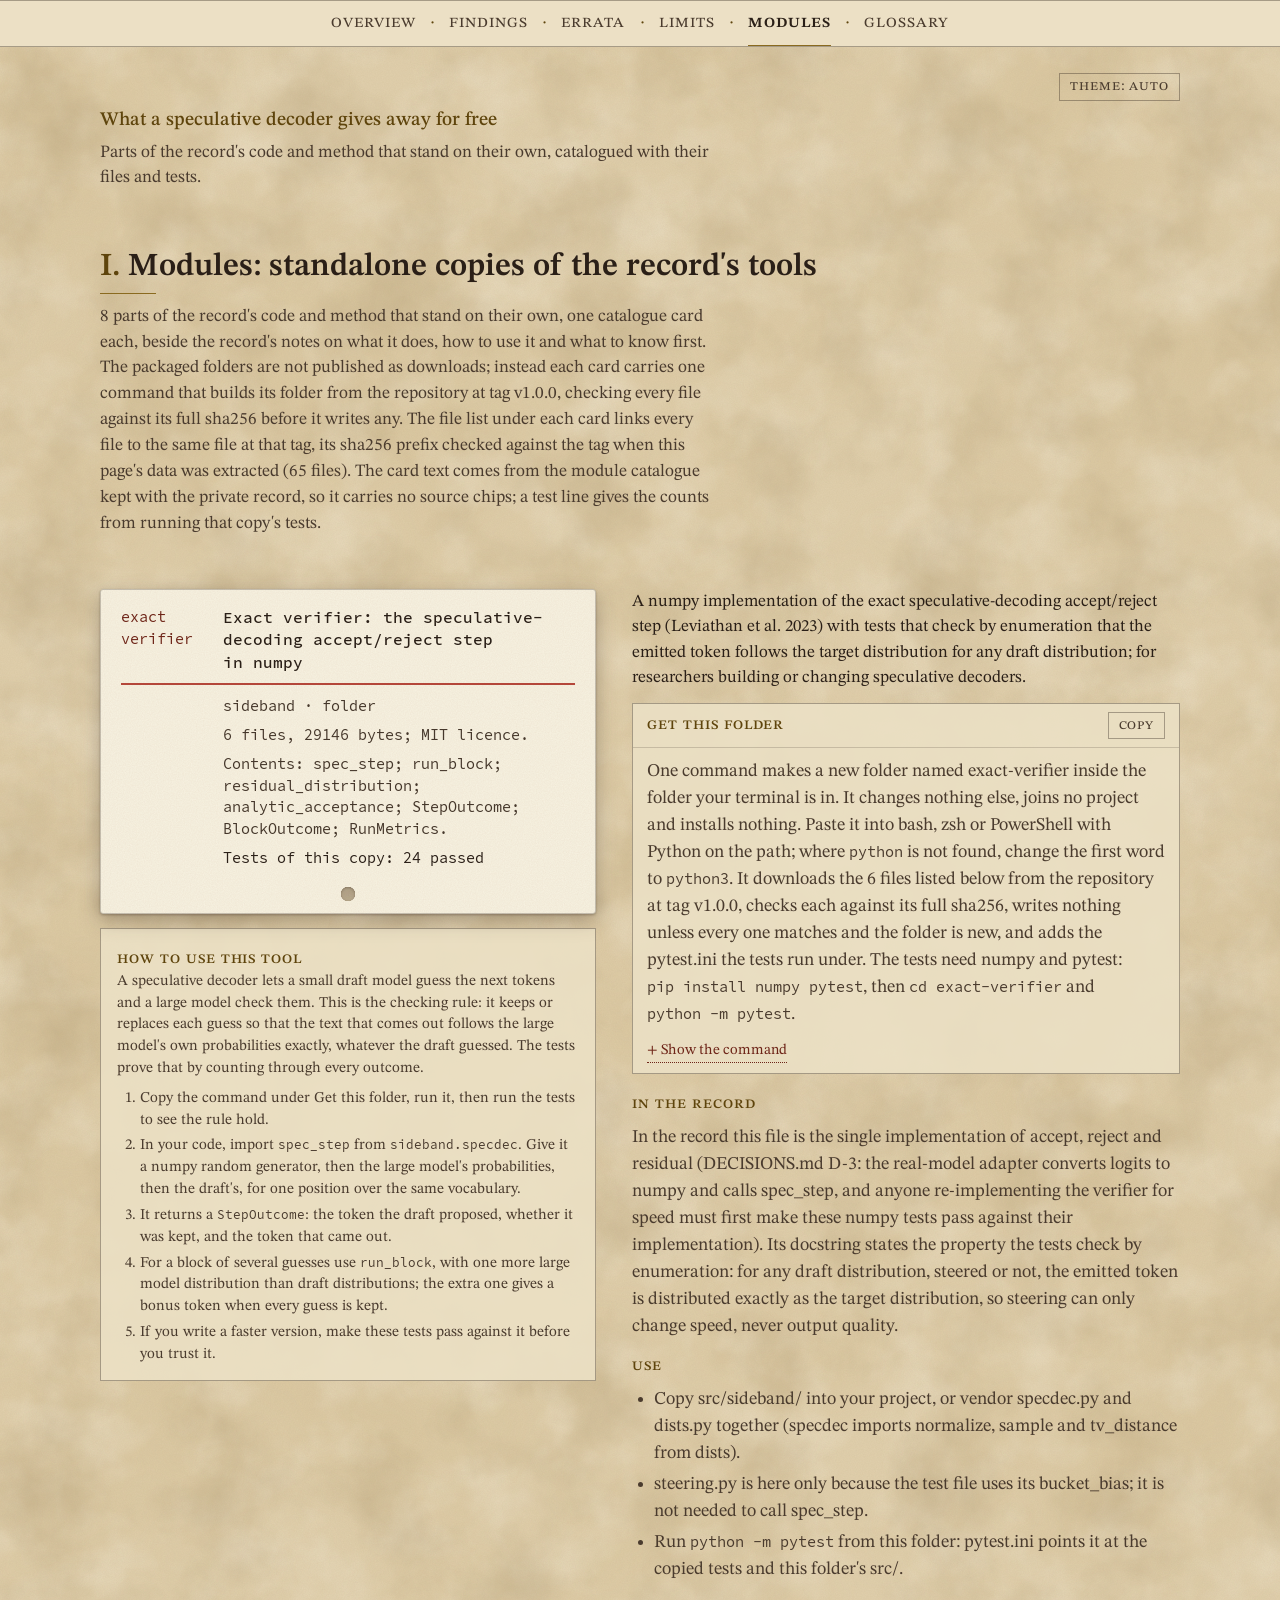
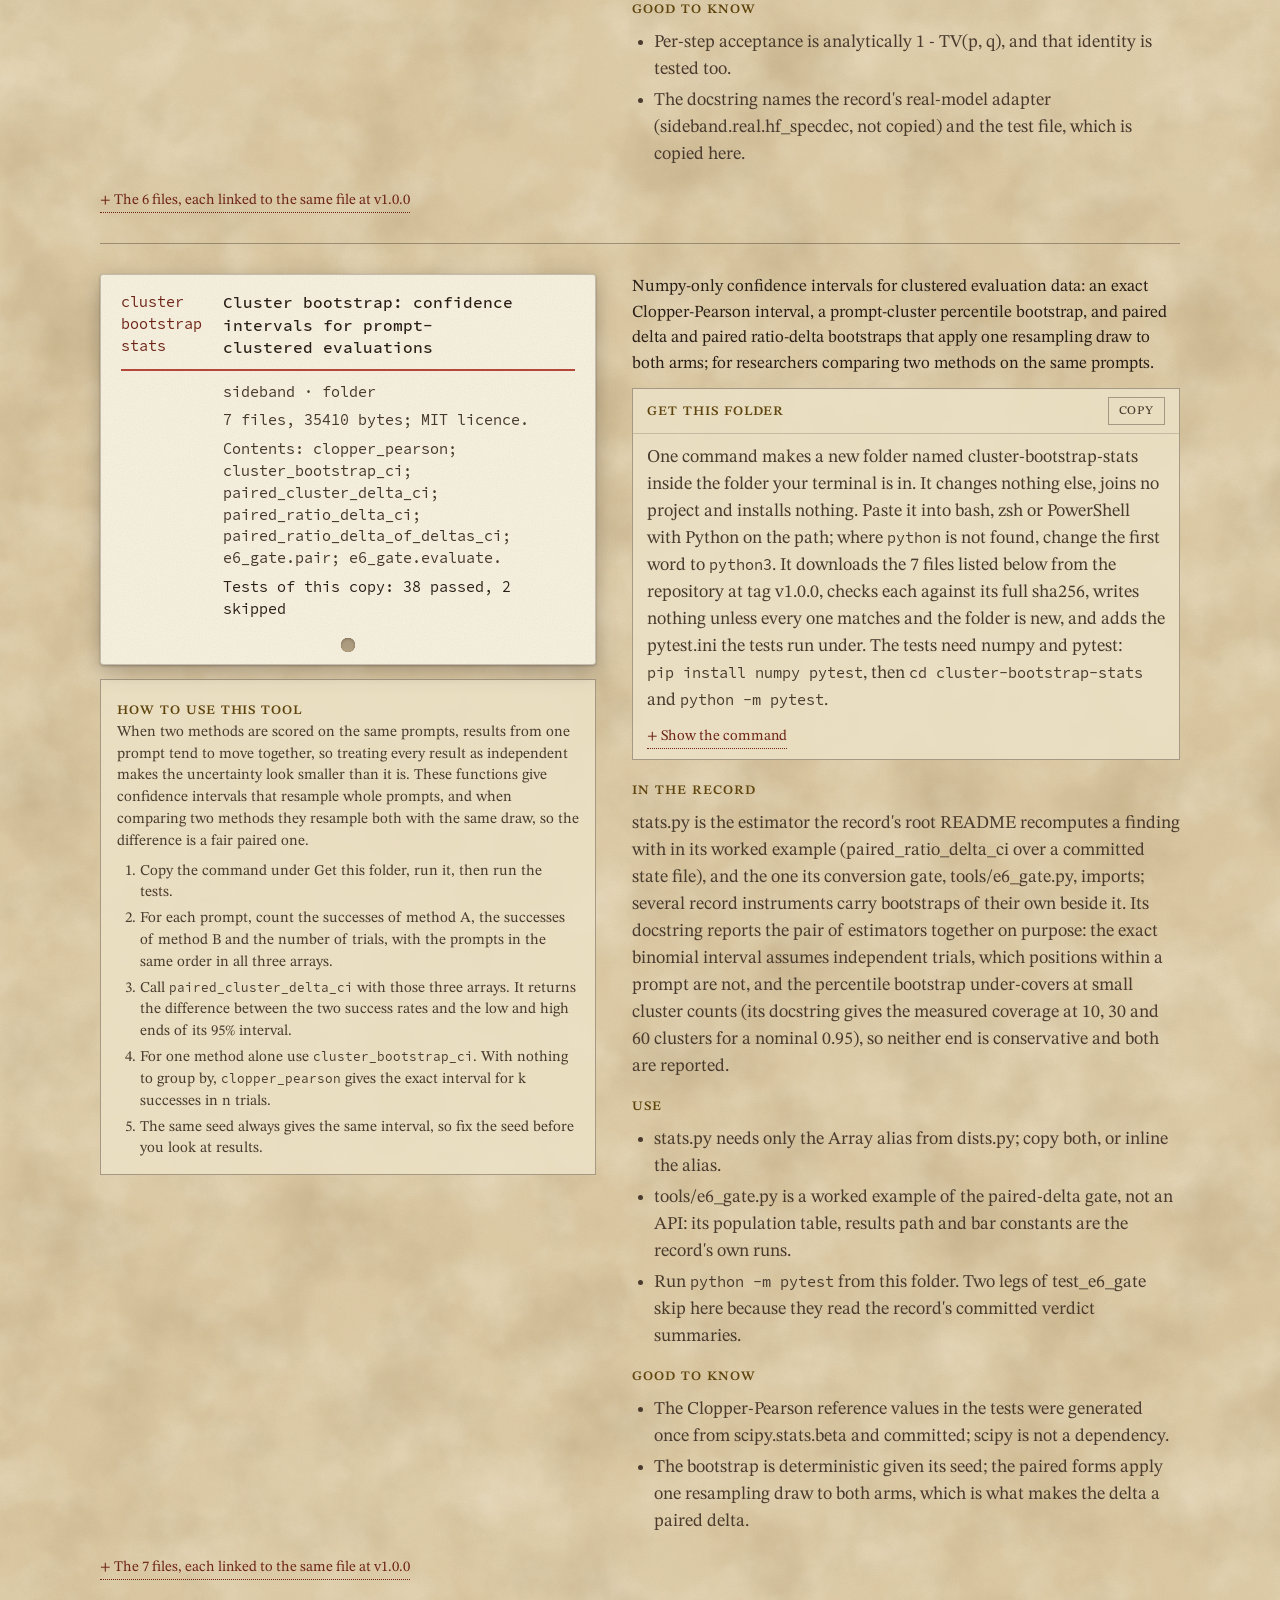
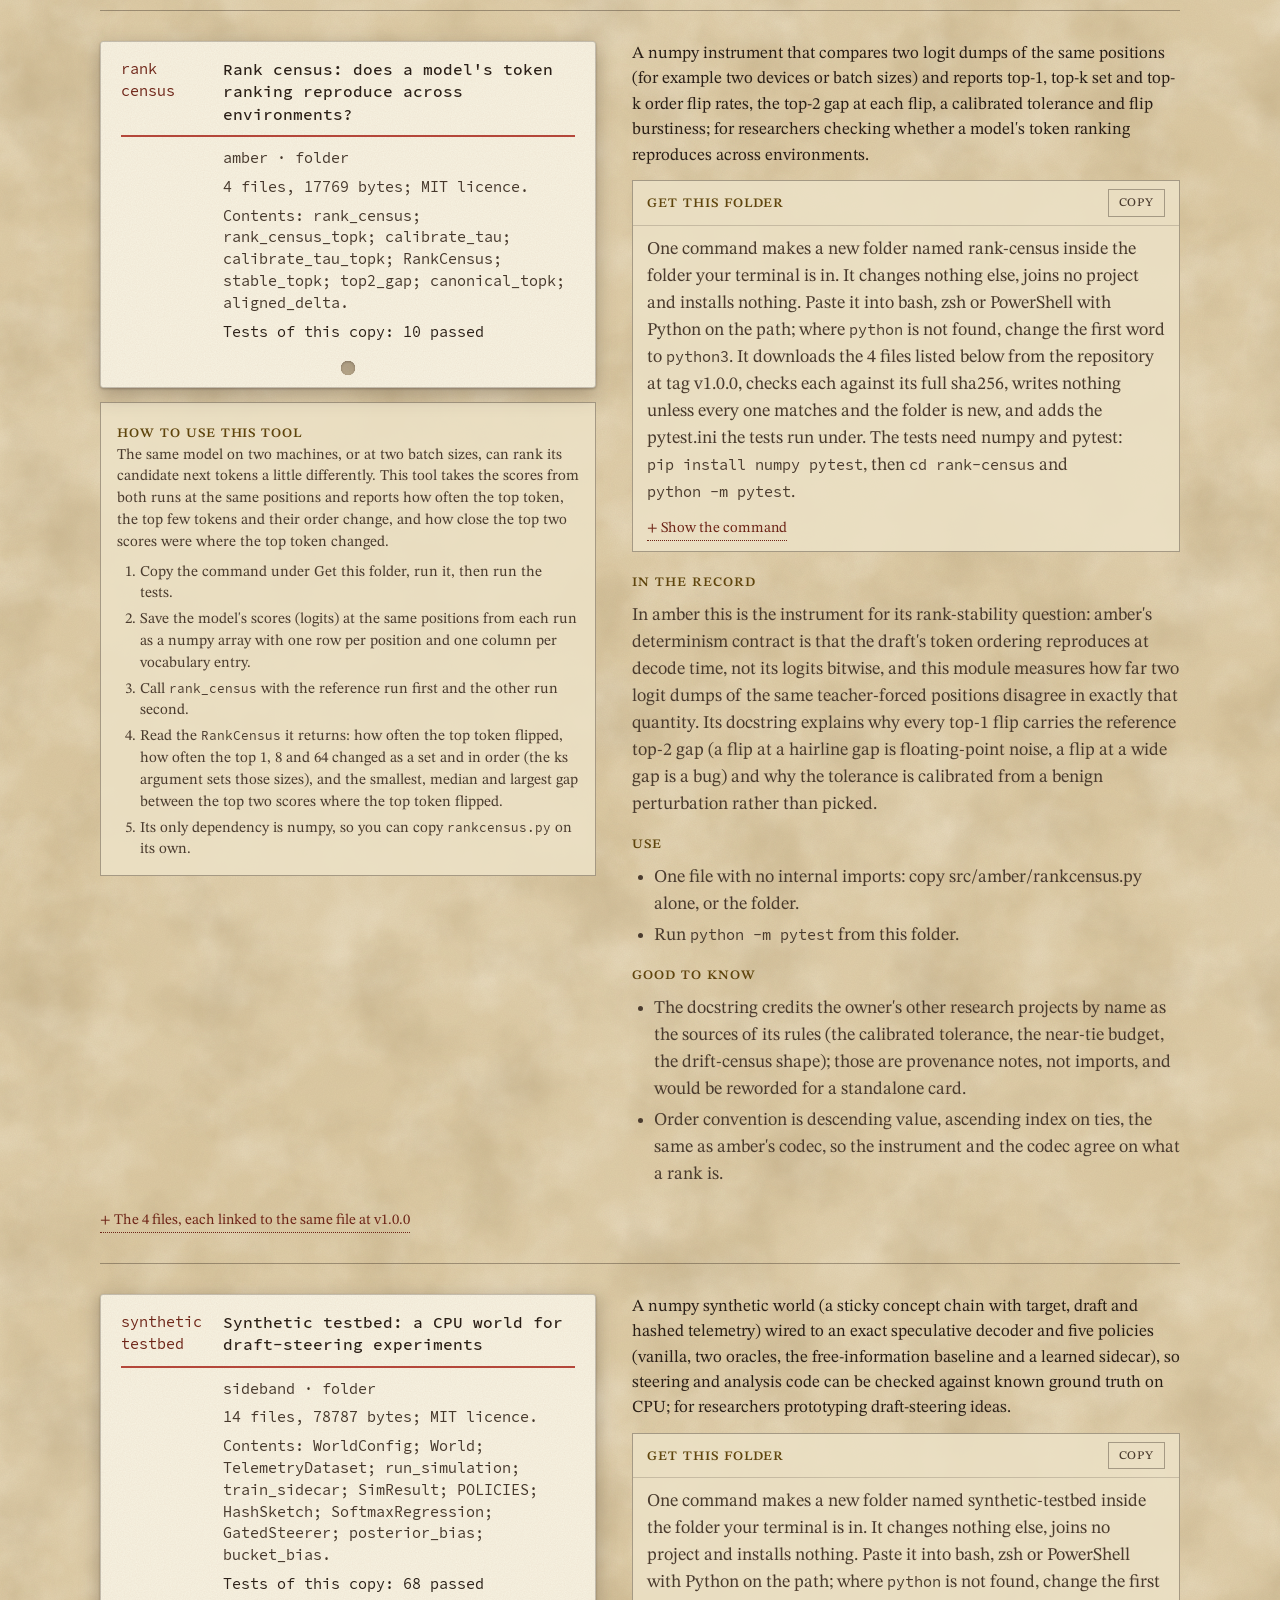
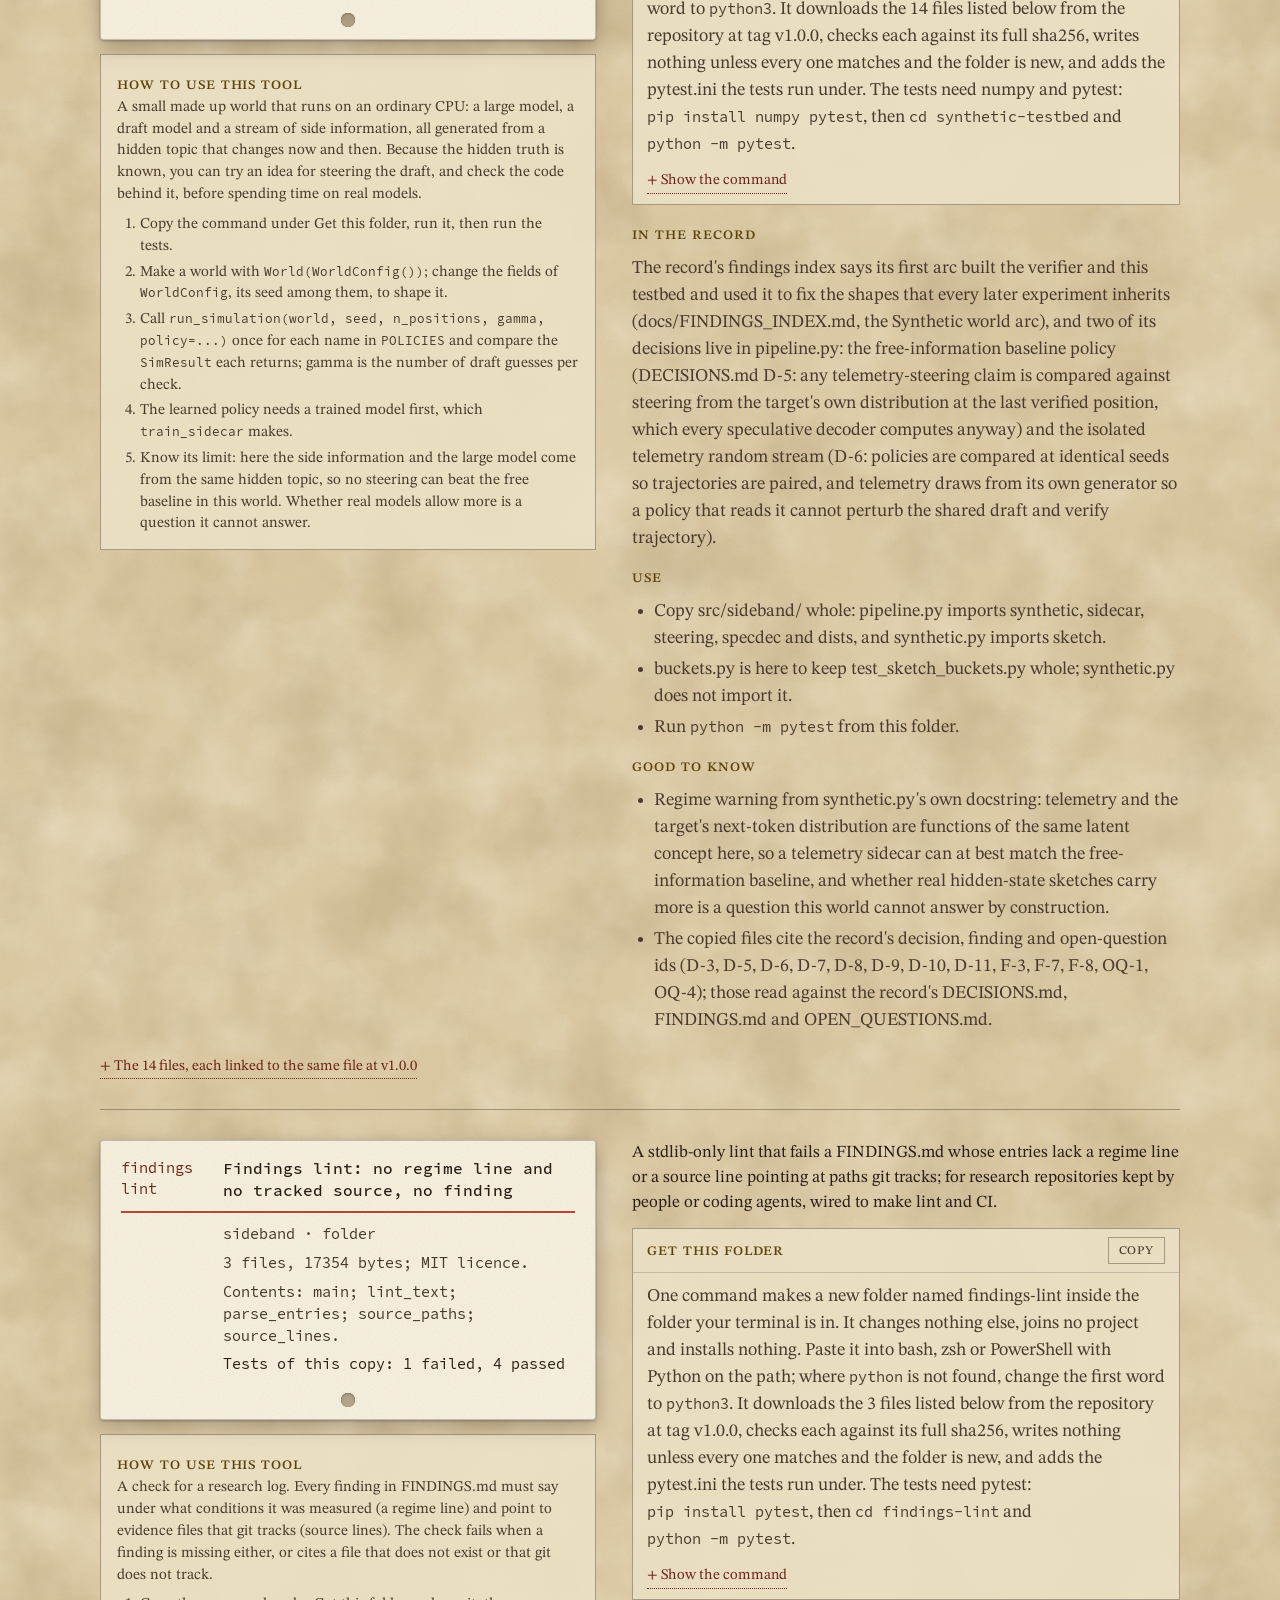
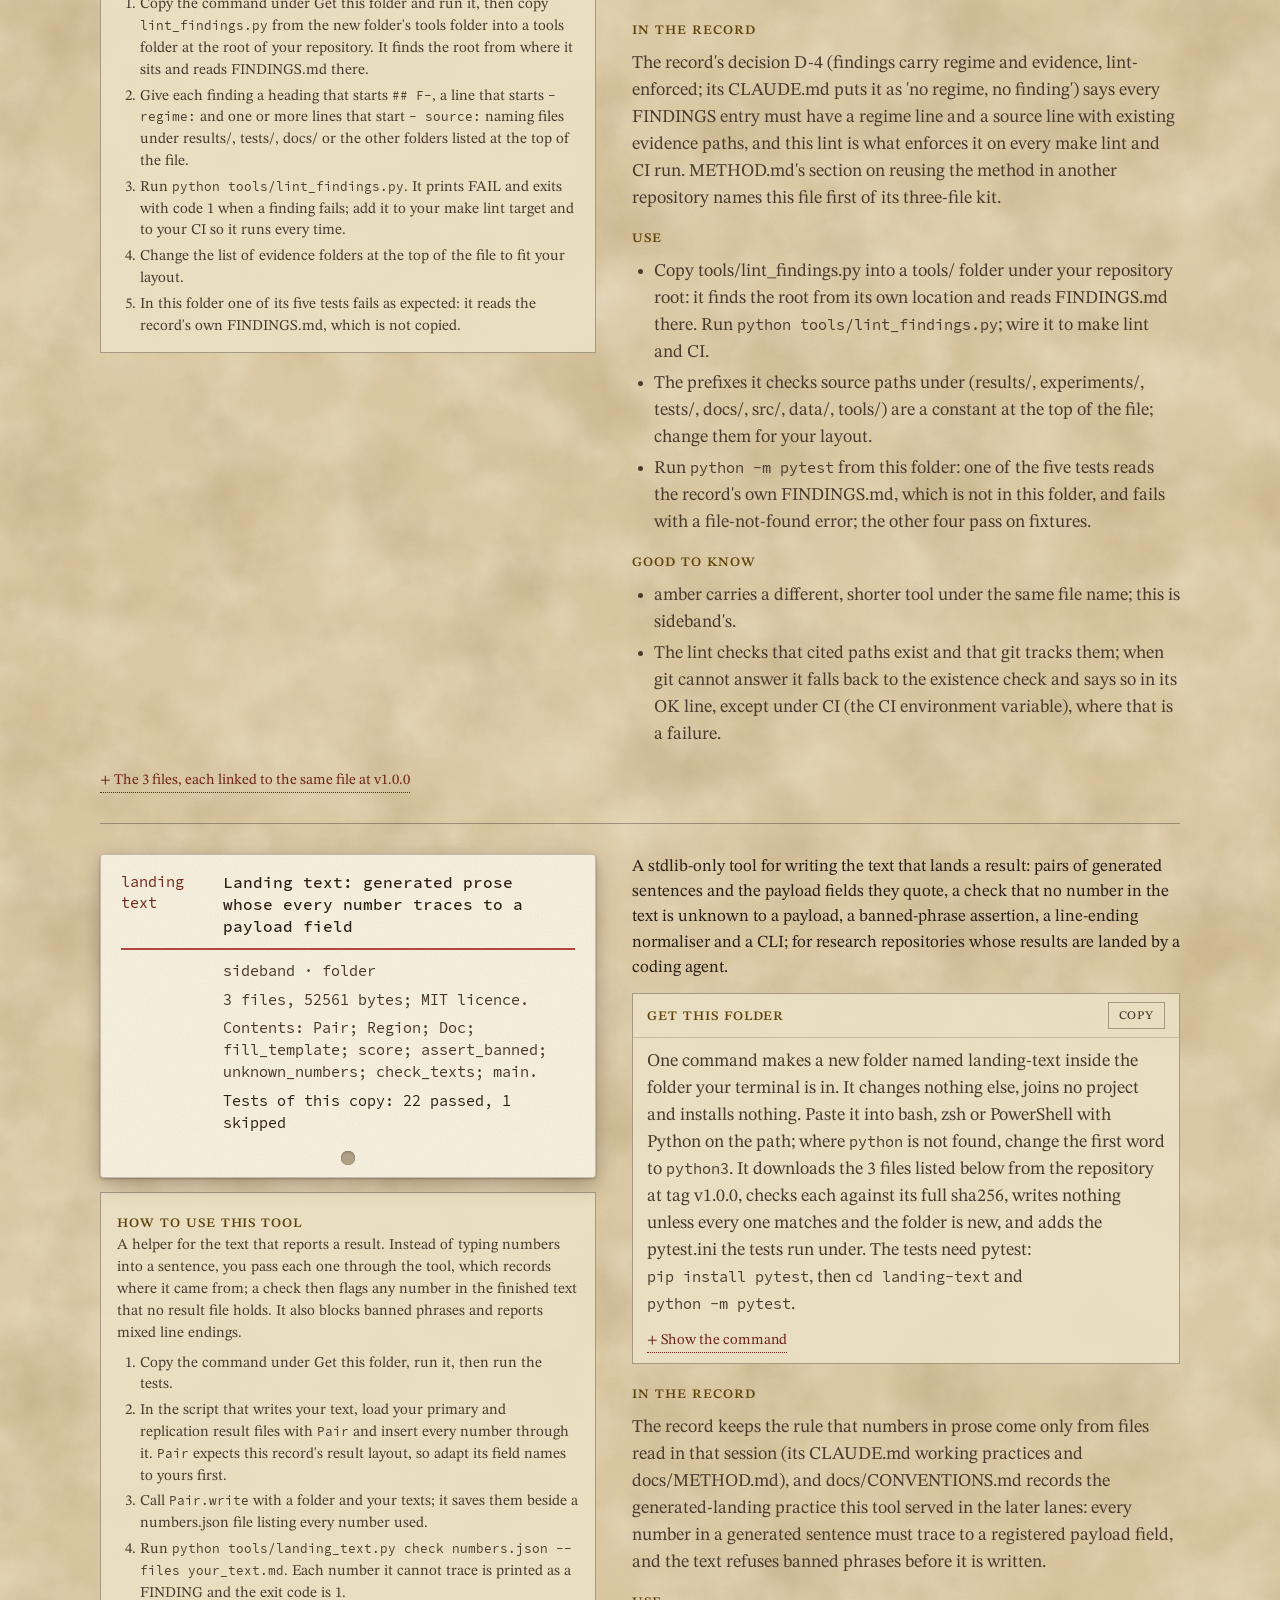
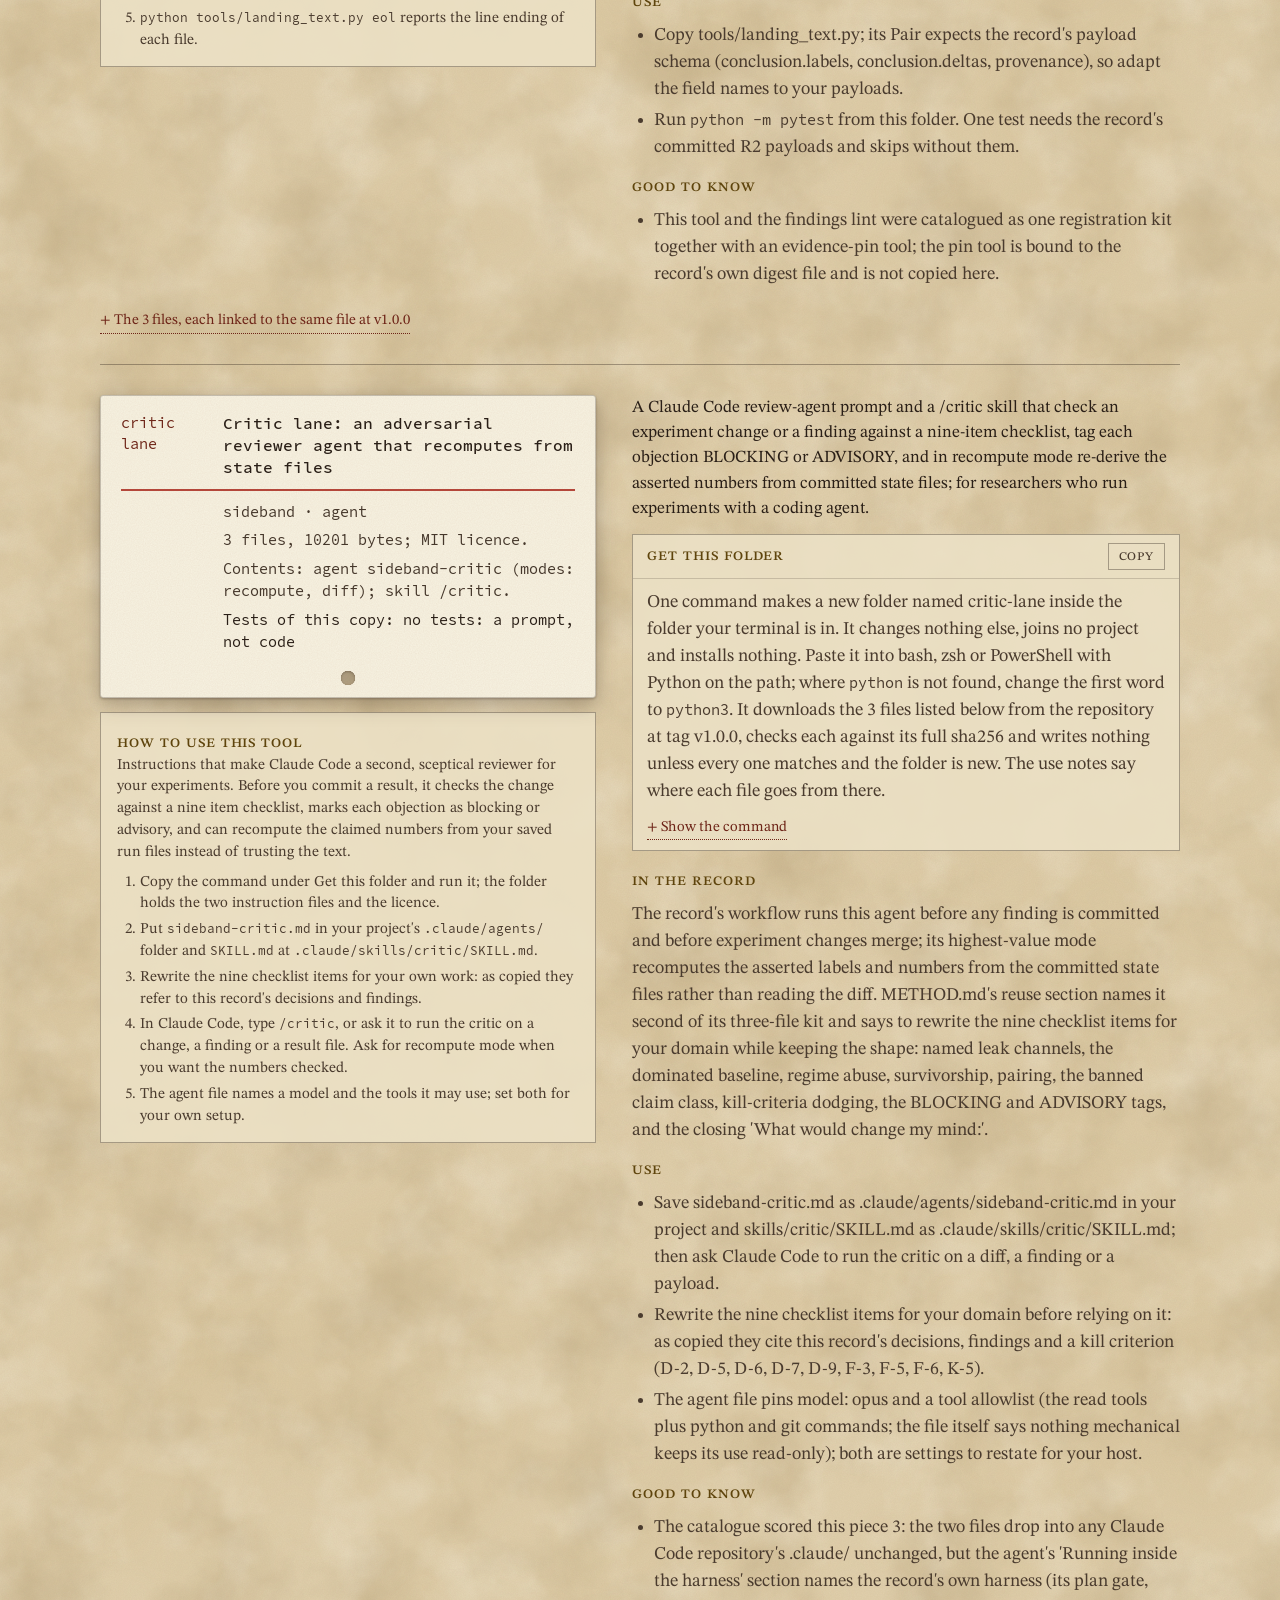
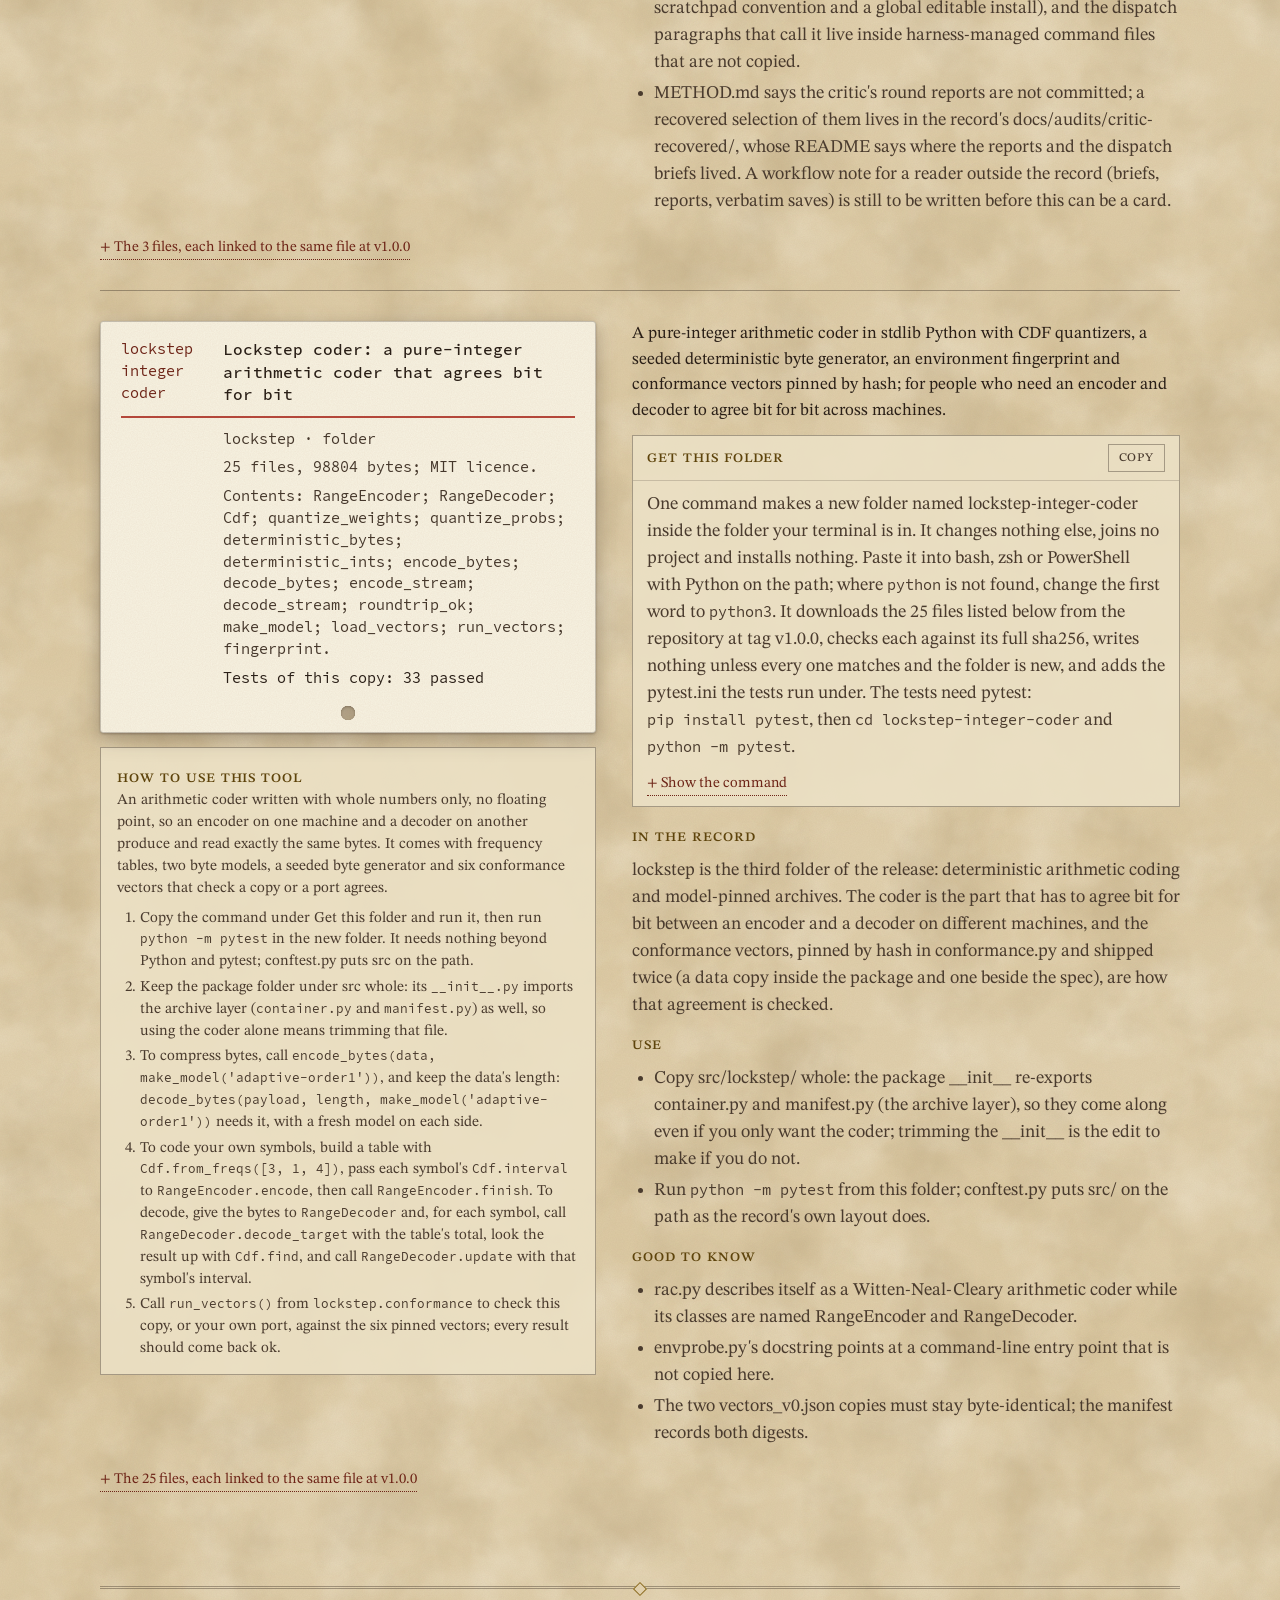
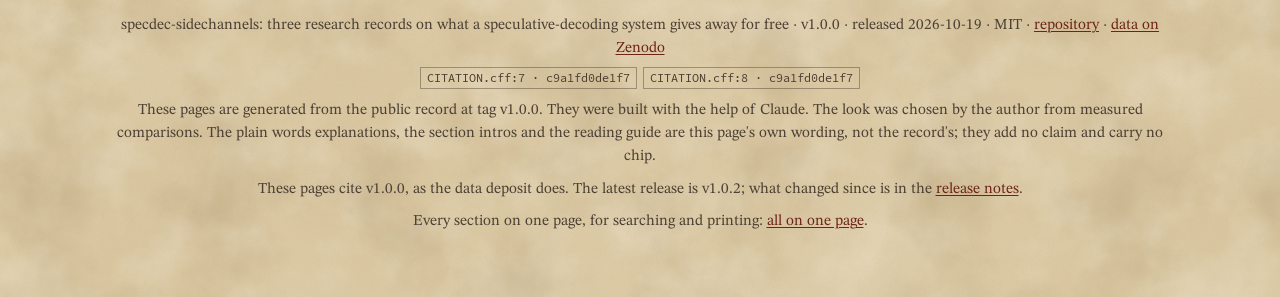
<file: docs/modules.html>
<!doctype html>
<html lang="en">
<head>
<meta charset="utf-8">
<meta name="viewport" content="width=device-width, initial-scale=1, viewport-fit=cover">
<title>specdec-findings: Modules</title>
<meta name="description" content="The findings of specdec-sidechannels v1.0.0, three research records on what a speculative decoding system gives away for free, with every number traced to its file, line and digest.">
<link rel="canonical" href="https://mike-byrne-ai.github.io/specdec-findings/modules.html">
<link rel="icon" href="favicon.svg" type="image/svg+xml">
<meta name="theme-color" media="(prefers-color-scheme: light)" content="#e0cfac">
<meta name="theme-color" media="(prefers-color-scheme: dark)" content="#1a1511">
<meta property="og:type" content="website">
<meta property="og:site_name" content="specdec-findings">
<meta property="og:title" content="specdec-findings: Modules">
<meta property="og:description" content="The findings of specdec-sidechannels v1.0.0, three research records on what a speculative decoding system gives away for free, with every number traced to its file, line and digest.">
<meta property="og:url" content="https://mike-byrne-ai.github.io/specdec-findings/modules.html">
<meta property="og:image" content="https://mike-byrne-ai.github.io/specdec-findings/card.png">
<meta property="og:image:width" content="1200">
<meta property="og:image:height" content="630">
<meta property="og:image:alt" content="A parchment coloured card: specdec-findings, what a speculative decoder gives away for free; three research records, published as they stood at their pinned commits.">
<meta name="twitter:card" content="summary_large_image">
<meta name="twitter:title" content="specdec-findings: Modules">
<meta name="twitter:description" content="The findings of specdec-sidechannels v1.0.0, three research records on what a speculative decoding system gives away for free, with every number traced to its file, line and digest.">
<meta name="twitter:image" content="https://mike-byrne-ai.github.io/specdec-findings/card.png">
<link rel="preload" href="fonts/STIXTwoText[wght].woff2" as="font" type="font/woff2" crossorigin>
<link rel="stylesheet" href="style.css">
<script src="site.js"></script>
</head>
<body data-commit="447815f34ce6ca8042284a42ecdd5bdb1cd05977" data-page="modules.html">
<a class="skip-link" href="#main">Skip to content</a>
<nav class="rail" aria-label="Pages">
  <ul><li><a href="index.html">Overview</a></li><li><a href="findings.html">Findings</a></li><li><a href="errata.html">Errata</a></li><li><a href="limits.html">Limits</a></li><li><a href="modules.html" aria-current="page">Modules</a></li><li><a href="glossary.html">Glossary</a></li></ul>
</nav>

<header class="masthead masthead-page wide" id="top">
  <div class="topbar"><button class="theme-toggle" id="theme-toggle" type="button" hidden>Theme: auto</button></div>
  <h1 class="site-title"><a href="index.html">What a speculative decoder gives away for free</a></h1>
  <p class="lede col" style="margin-inline:0">Parts of the record&#x27;s code and method that stand on their own, catalogued with their files and tests.</p>
</header>

<main id="main" tabindex="-1">
<section id="modules"><div class="wide">
<h2>Modules: standalone copies of the record's tools</h2>
<p class="intro">8 parts of the record&#x27;s code and method that stand on their own, one catalogue card each, beside the record&#x27;s notes on what it does, how to use it and what to know first. The packaged folders are not published as downloads; instead each card carries one command that builds its folder from the repository at tag v1.0.0, checking every file against its full sha256 before it writes any. The file list under each card links every file to the same file at that tag, its sha256 prefix checked against the tag when this page&#x27;s data was extracted (65 files). The card text comes from the module catalogue kept with the private record, so it carries no source chips; a test line gives the counts from running that copy&#x27;s tests.</p>
<div class="modules">
<article class="module" id="module-exact-verifier"><div class="pair"><div class="cardcell"><div class="catshadow"><div class="catcard"><div class="cat-head"><p class="callno"><span>exact</span> <span>verifier</span></p><h3>Exact verifier: the speculative-decoding accept/reject step in numpy</h3></div><div class="cat-body"><p class="cat-part">sideband · folder</p><p class="collation">6 files, 29146 bytes; MIT licence.</p><p class="contents">Contents: spec_step; run_block; residual_distribution; analytic_acceptance; StepOutcome; BlockOutcome; RunMetrics.</p><p class="tests">Tests of this copy: 24 passed</p></div></div></div><div class="howto"><h4>How to use this tool</h4><p>A speculative decoder lets a small draft model guess the next tokens and a large model check them. This is the checking rule: it keeps or replaces each guess so that the text that comes out follows the large model&#x27;s own probabilities exactly, whatever the draft guessed. The tests prove that by counting through every outcome.</p><ol><li>Copy the command under Get this folder, run it, then run the tests to see the rule hold.</li><li>In your code, import <code>spec_step</code> from <code>sideband.specdec</code>. Give it a numpy random generator, then the large model&#x27;s probabilities, then the draft&#x27;s, for one position over the same vocabulary.</li><li>It returns a <code>StepOutcome</code>: the token the draft proposed, whether it was kept, and the token that came out.</li><li>For a block of several guesses use <code>run_block</code>, with one more large model distribution than draft distributions; the extra one gives a bonus token when every guess is kept.</li><li>If you write a faster version, make these tests pass against it before you trust it.</li></ol></div></div><div class="explain"><p class="sumlead">A numpy implementation of the exact speculative-decoding accept/reject step (Leviathan et al. 2023) with tests that check by enumeration that the emitted token follows the target distribution for any draft distribution; for researchers building or changing speculative decoders.</p><div class="getmod"><div class="cite-head"><h4>Get this folder</h4><button class="copy" type="button" data-copy="get-exact-verifier" hidden>Copy</button></div><p class="getlead">One command makes a new folder named exact-verifier inside the folder your terminal is in. It changes nothing else, joins no project and installs nothing. Paste it into bash, zsh or PowerShell with Python on the path; where <code>python</code> is not found, change the first word to <code>python3</code>. It downloads the 6 files listed below from the repository at tag v1.0.0, checks each against its full sha256, writes nothing unless every one matches and the folder is new, and adds the pytest.ini the tests run under. The tests need numpy and pytest: <code>pip install numpy pytest</code>, then <code>cd exact-verifier</code> and <code>python -m pytest</code>.</p><details class="cmd"><summary>Show the command</summary><pre class="cite" id="get-exact-verifier">python -c &quot;
import hashlib, pathlib, urllib.request
base = &#x27;https://raw.githubusercontent.com/Mike-Byrne-AI/specdec-sidechannels/v1.0.0/&#x27;
out = pathlib.Path(&#x27;exact-verifier&#x27;)
files = [
    (&#x27;LICENSE&#x27;, &#x27;LICENSE&#x27;, &#x27;8497cbc80c24245fc8f9be355fca4a8d15b0235b7de4870b30d573189092aeef&#x27;),
    (&#x27;src/sideband/__init__.py&#x27;, &#x27;sideband/src/sideband/__init__.py&#x27;, &#x27;b3123882e5c63944e9ecadcf31126ddbd513be73b9829ae89ee095dca685946f&#x27;),
    (&#x27;src/sideband/dists.py&#x27;, &#x27;sideband/src/sideband/dists.py&#x27;, &#x27;a8fb156eff2141061fa7b7d1ae61de364797aebb77acf7a7425f25fb7423e280&#x27;),
    (&#x27;src/sideband/specdec.py&#x27;, &#x27;sideband/src/sideband/specdec.py&#x27;, &#x27;80502d0f5695a56f650aa1d166afaa7b34683628480bed703b8fd34f4640c65d&#x27;),
    (&#x27;src/sideband/steering.py&#x27;, &#x27;sideband/src/sideband/steering.py&#x27;, &#x27;3271311b2303ba317036f01ca581a16da00bb22598eefd65e65d50a6b55ffff7&#x27;),
    (&#x27;tests/test_specdec.py&#x27;, &#x27;sideband/tests/test_specdec.py&#x27;, &#x27;4791d46cc47cdf1c3d55623e7d6b203908375fff7fbdc136112c0348aff63ca2&#x27;),
]
if out.exists():
    raise SystemExit(str(out) + &#x27; already exists: nothing written&#x27;)
got = []
for dest, src, sha in files:
    data = urllib.request.urlopen(base + src).read()
    if hashlib.sha256(data).hexdigest() == sha:
        got.append((out / dest, data))
    else:
        raise SystemExit(src + &#x27;: its sha256 is not the one on the page: nothing written&#x27;)
for path, data in got:
    path.parent.mkdir(parents=True, exist_ok=True)
    path.write_bytes(data)
(out / &#x27;pytest.ini&#x27;).write_bytes(chr(10).join([&#x27;[pytest]&#x27;, &#x27;testpaths = tests&#x27;, &#x27;pythonpath = src&#x27;, &#x27;&#x27;]).encode())
print(&#x27;checked and wrote&#x27;, len(got), &#x27;files to&#x27;, out.resolve())
&quot;</pre></details></div><h4>In the record</h4><p>In the record this file is the single implementation of accept, reject and residual (DECISIONS.md D-3: the real-model adapter converts logits to numpy and calls spec_step, and anyone re-implementing the verifier for speed must first make these numpy tests pass against their implementation). Its docstring states the property the tests check by enumeration: for any draft distribution, steered or not, the emitted token is distributed exactly as the target distribution, so steering can only change speed, never output quality.</p><h4>Use</h4><ul><li>Copy src/sideband/ into your project, or vendor specdec.py and dists.py together (specdec imports normalize, sample and tv_distance from dists).</li><li>steering.py is here only because the test file uses its bucket_bias; it is not needed to call spec_step.</li><li>Run <code>python -m pytest</code> from this folder: pytest.ini points it at the copied tests and this folder&#x27;s src/.</li></ul><h4>Good to know</h4><ul><li>Per-step acceptance is analytically 1 - TV(p, q), and that identity is tested too.</li><li>The docstring names the record&#x27;s real-model adapter (sideband.real.hf_specdec, not copied) and the test file, which is copied here.</li></ul></div></div><details class="more"><summary>The 6 files, each linked to the same file at v1.0.0</summary><div class="full"><div class="tablewrap"><table class="filetable"><thead><tr><th>Module path</th><th>Public file at v1.0.0</th><th>sha256</th><th>Bytes</th></tr></thead><tbody><tr><td class="mono">LICENSE</td><td><a href="https://github.com/Mike-Byrne-AI/specdec-sidechannels/blob/v1.0.0/LICENSE">LICENSE</a></td><td class="mono">8497cbc80c24</td><td class="mono">1070</td></tr><tr><td class="mono">src/sideband/__init__.py</td><td><a href="https://github.com/Mike-Byrne-AI/specdec-sidechannels/blob/v1.0.0/sideband/src/sideband/__init__.py">sideband/src/sideband/__init__.py</a></td><td class="mono">b3123882e5c6</td><td class="mono">87</td></tr><tr><td class="mono">src/sideband/dists.py</td><td><a href="https://github.com/Mike-Byrne-AI/specdec-sidechannels/blob/v1.0.0/sideband/src/sideband/dists.py">sideband/src/sideband/dists.py</a></td><td class="mono">a8fb156eff21</td><td class="mono">2115</td></tr><tr><td class="mono">src/sideband/specdec.py</td><td><a href="https://github.com/Mike-Byrne-AI/specdec-sidechannels/blob/v1.0.0/sideband/src/sideband/specdec.py">sideband/src/sideband/specdec.py</a></td><td class="mono">80502d0f5695</td><td class="mono">7210</td></tr><tr><td class="mono">src/sideband/steering.py</td><td><a href="https://github.com/Mike-Byrne-AI/specdec-sidechannels/blob/v1.0.0/sideband/src/sideband/steering.py">sideband/src/sideband/steering.py</a></td><td class="mono">3271311b2303</td><td class="mono">6217</td></tr><tr><td class="mono">tests/test_specdec.py</td><td><a href="https://github.com/Mike-Byrne-AI/specdec-sidechannels/blob/v1.0.0/sideband/tests/test_specdec.py">sideband/tests/test_specdec.py</a></td><td class="mono">4791d46cc47c</td><td class="mono">12447</td></tr></tbody></table></div></div></details></article>
<article class="module" id="module-cluster-bootstrap-stats"><div class="pair"><div class="cardcell"><div class="catshadow"><div class="catcard"><div class="cat-head"><p class="callno"><span>cluster</span> <span>bootstrap</span> <span>stats</span></p><h3>Cluster bootstrap: confidence intervals for prompt-clustered evaluations</h3></div><div class="cat-body"><p class="cat-part">sideband · folder</p><p class="collation">7 files, 35410 bytes; MIT licence.</p><p class="contents">Contents: clopper_pearson; cluster_bootstrap_ci; paired_cluster_delta_ci; paired_ratio_delta_ci; paired_ratio_delta_of_deltas_ci; e6_gate.pair; e6_gate.evaluate.</p><p class="tests">Tests of this copy: 38 passed, 2 skipped</p></div></div></div><div class="howto"><h4>How to use this tool</h4><p>When two methods are scored on the same prompts, results from one prompt tend to move together, so treating every result as independent makes the uncertainty look smaller than it is. These functions give confidence intervals that resample whole prompts, and when comparing two methods they resample both with the same draw, so the difference is a fair paired one.</p><ol><li>Copy the command under Get this folder, run it, then run the tests.</li><li>For each prompt, count the successes of method A, the successes of method B and the number of trials, with the prompts in the same order in all three arrays.</li><li>Call <code>paired_cluster_delta_ci</code> with those three arrays. It returns the difference between the two success rates and the low and high ends of its 95% interval.</li><li>For one method alone use <code>cluster_bootstrap_ci</code>. With nothing to group by, <code>clopper_pearson</code> gives the exact interval for k successes in n trials.</li><li>The same seed always gives the same interval, so fix the seed before you look at results.</li></ol></div></div><div class="explain"><p class="sumlead">Numpy-only confidence intervals for clustered evaluation data: an exact Clopper-Pearson interval, a prompt-cluster percentile bootstrap, and paired delta and paired ratio-delta bootstraps that apply one resampling draw to both arms; for researchers comparing two methods on the same prompts.</p><div class="getmod"><div class="cite-head"><h4>Get this folder</h4><button class="copy" type="button" data-copy="get-cluster-bootstrap-stats" hidden>Copy</button></div><p class="getlead">One command makes a new folder named cluster-bootstrap-stats inside the folder your terminal is in. It changes nothing else, joins no project and installs nothing. Paste it into bash, zsh or PowerShell with Python on the path; where <code>python</code> is not found, change the first word to <code>python3</code>. It downloads the 7 files listed below from the repository at tag v1.0.0, checks each against its full sha256, writes nothing unless every one matches and the folder is new, and adds the pytest.ini the tests run under. The tests need numpy and pytest: <code>pip install numpy pytest</code>, then <code>cd cluster-bootstrap-stats</code> and <code>python -m pytest</code>.</p><details class="cmd"><summary>Show the command</summary><pre class="cite" id="get-cluster-bootstrap-stats">python -c &quot;
import hashlib, pathlib, urllib.request
base = &#x27;https://raw.githubusercontent.com/Mike-Byrne-AI/specdec-sidechannels/v1.0.0/&#x27;
out = pathlib.Path(&#x27;cluster-bootstrap-stats&#x27;)
files = [
    (&#x27;LICENSE&#x27;, &#x27;LICENSE&#x27;, &#x27;8497cbc80c24245fc8f9be355fca4a8d15b0235b7de4870b30d573189092aeef&#x27;),
    (&#x27;src/sideband/__init__.py&#x27;, &#x27;sideband/src/sideband/__init__.py&#x27;, &#x27;b3123882e5c63944e9ecadcf31126ddbd513be73b9829ae89ee095dca685946f&#x27;),
    (&#x27;src/sideband/dists.py&#x27;, &#x27;sideband/src/sideband/dists.py&#x27;, &#x27;a8fb156eff2141061fa7b7d1ae61de364797aebb77acf7a7425f25fb7423e280&#x27;),
    (&#x27;src/sideband/stats.py&#x27;, &#x27;sideband/src/sideband/stats.py&#x27;, &#x27;2def9e60b56a555740a98015ef44a73866712de002787fa277ac2042a880d4cd&#x27;),
    (&#x27;tests/test_e6_gate.py&#x27;, &#x27;sideband/tests/test_e6_gate.py&#x27;, &#x27;ce11bb5c19a06e91bee6d281b3f2db0cb4f16a75bc3db3d7e06c1749999e3a20&#x27;),
    (&#x27;tests/test_stats.py&#x27;, &#x27;sideband/tests/test_stats.py&#x27;, &#x27;a8b71dd3b498b35116235da824df6f79e4fd885af1e30fb7e858bdead2e9613c&#x27;),
    (&#x27;tools/e6_gate.py&#x27;, &#x27;sideband/tools/e6_gate.py&#x27;, &#x27;ca1f5e7ae7ce77f8fb44268098a8a762cf9599d5b56f691ae6703db5e93f79d5&#x27;),
]
if out.exists():
    raise SystemExit(str(out) + &#x27; already exists: nothing written&#x27;)
got = []
for dest, src, sha in files:
    data = urllib.request.urlopen(base + src).read()
    if hashlib.sha256(data).hexdigest() == sha:
        got.append((out / dest, data))
    else:
        raise SystemExit(src + &#x27;: its sha256 is not the one on the page: nothing written&#x27;)
for path, data in got:
    path.parent.mkdir(parents=True, exist_ok=True)
    path.write_bytes(data)
(out / &#x27;pytest.ini&#x27;).write_bytes(chr(10).join([&#x27;[pytest]&#x27;, &#x27;testpaths = tests&#x27;, &#x27;pythonpath = src&#x27;, &#x27;&#x27;]).encode())
print(&#x27;checked and wrote&#x27;, len(got), &#x27;files to&#x27;, out.resolve())
&quot;</pre></details></div><h4>In the record</h4><p>stats.py is the estimator the record&#x27;s root README recomputes a finding with in its worked example (paired_ratio_delta_ci over a committed state file), and the one its conversion gate, tools/e6_gate.py, imports; several record instruments carry bootstraps of their own beside it. Its docstring reports the pair of estimators together on purpose: the exact binomial interval assumes independent trials, which positions within a prompt are not, and the percentile bootstrap under-covers at small cluster counts (its docstring gives the measured coverage at 10, 30 and 60 clusters for a nominal 0.95), so neither end is conservative and both are reported.</p><h4>Use</h4><ul><li>stats.py needs only the Array alias from dists.py; copy both, or inline the alias.</li><li>tools/e6_gate.py is a worked example of the paired-delta gate, not an API: its population table, results path and bar constants are the record&#x27;s own runs.</li><li>Run <code>python -m pytest</code> from this folder. Two legs of test_e6_gate skip here because they read the record&#x27;s committed verdict summaries.</li></ul><h4>Good to know</h4><ul><li>The Clopper-Pearson reference values in the tests were generated once from scipy.stats.beta and committed; scipy is not a dependency.</li><li>The bootstrap is deterministic given its seed; the paired forms apply one resampling draw to both arms, which is what makes the delta a paired delta.</li></ul></div></div><details class="more"><summary>The 7 files, each linked to the same file at v1.0.0</summary><div class="full"><div class="tablewrap"><table class="filetable"><thead><tr><th>Module path</th><th>Public file at v1.0.0</th><th>sha256</th><th>Bytes</th></tr></thead><tbody><tr><td class="mono">LICENSE</td><td><a href="https://github.com/Mike-Byrne-AI/specdec-sidechannels/blob/v1.0.0/LICENSE">LICENSE</a></td><td class="mono">8497cbc80c24</td><td class="mono">1070</td></tr><tr><td class="mono">src/sideband/__init__.py</td><td><a href="https://github.com/Mike-Byrne-AI/specdec-sidechannels/blob/v1.0.0/sideband/src/sideband/__init__.py">sideband/src/sideband/__init__.py</a></td><td class="mono">b3123882e5c6</td><td class="mono">87</td></tr><tr><td class="mono">src/sideband/dists.py</td><td><a href="https://github.com/Mike-Byrne-AI/specdec-sidechannels/blob/v1.0.0/sideband/src/sideband/dists.py">sideband/src/sideband/dists.py</a></td><td class="mono">a8fb156eff21</td><td class="mono">2115</td></tr><tr><td class="mono">src/sideband/stats.py</td><td><a href="https://github.com/Mike-Byrne-AI/specdec-sidechannels/blob/v1.0.0/sideband/src/sideband/stats.py">sideband/src/sideband/stats.py</a></td><td class="mono">2def9e60b56a</td><td class="mono">11457</td></tr><tr><td class="mono">tests/test_e6_gate.py</td><td><a href="https://github.com/Mike-Byrne-AI/specdec-sidechannels/blob/v1.0.0/sideband/tests/test_e6_gate.py">sideband/tests/test_e6_gate.py</a></td><td class="mono">ce11bb5c19a0</td><td class="mono">4057</td></tr><tr><td class="mono">tests/test_stats.py</td><td><a href="https://github.com/Mike-Byrne-AI/specdec-sidechannels/blob/v1.0.0/sideband/tests/test_stats.py">sideband/tests/test_stats.py</a></td><td class="mono">a8b71dd3b498</td><td class="mono">8877</td></tr><tr><td class="mono">tools/e6_gate.py</td><td><a href="https://github.com/Mike-Byrne-AI/specdec-sidechannels/blob/v1.0.0/sideband/tools/e6_gate.py">sideband/tools/e6_gate.py</a></td><td class="mono">ca1f5e7ae7ce</td><td class="mono">7747</td></tr></tbody></table></div></div></details></article>
<article class="module" id="module-rank-census"><div class="pair"><div class="cardcell"><div class="catshadow"><div class="catcard"><div class="cat-head"><p class="callno"><span>rank</span> <span>census</span></p><h3>Rank census: does a model&#x27;s token ranking reproduce across environments?</h3></div><div class="cat-body"><p class="cat-part">amber · folder</p><p class="collation">4 files, 17769 bytes; MIT licence.</p><p class="contents">Contents: rank_census; rank_census_topk; calibrate_tau; calibrate_tau_topk; RankCensus; stable_topk; top2_gap; canonical_topk; aligned_delta.</p><p class="tests">Tests of this copy: 10 passed</p></div></div></div><div class="howto"><h4>How to use this tool</h4><p>The same model on two machines, or at two batch sizes, can rank its candidate next tokens a little differently. This tool takes the scores from both runs at the same positions and reports how often the top token, the top few tokens and their order change, and how close the top two scores were where the top token changed.</p><ol><li>Copy the command under Get this folder, run it, then run the tests.</li><li>Save the model&#x27;s scores (logits) at the same positions from each run as a numpy array with one row per position and one column per vocabulary entry.</li><li>Call <code>rank_census</code> with the reference run first and the other run second.</li><li>Read the <code>RankCensus</code> it returns: how often the top token flipped, how often the top 1, 8 and 64 changed as a set and in order (the ks argument sets those sizes), and the smallest, median and largest gap between the top two scores where the top token flipped.</li><li>Its only dependency is numpy, so you can copy <code>rankcensus.py</code> on its own.</li></ol></div></div><div class="explain"><p class="sumlead">A numpy instrument that compares two logit dumps of the same positions (for example two devices or batch sizes) and reports top-1, top-k set and top-k order flip rates, the top-2 gap at each flip, a calibrated tolerance and flip burstiness; for researchers checking whether a model&#x27;s token ranking reproduces across environments.</p><div class="getmod"><div class="cite-head"><h4>Get this folder</h4><button class="copy" type="button" data-copy="get-rank-census" hidden>Copy</button></div><p class="getlead">One command makes a new folder named rank-census inside the folder your terminal is in. It changes nothing else, joins no project and installs nothing. Paste it into bash, zsh or PowerShell with Python on the path; where <code>python</code> is not found, change the first word to <code>python3</code>. It downloads the 4 files listed below from the repository at tag v1.0.0, checks each against its full sha256, writes nothing unless every one matches and the folder is new, and adds the pytest.ini the tests run under. The tests need numpy and pytest: <code>pip install numpy pytest</code>, then <code>cd rank-census</code> and <code>python -m pytest</code>.</p><details class="cmd"><summary>Show the command</summary><pre class="cite" id="get-rank-census">python -c &quot;
import hashlib, pathlib, urllib.request
base = &#x27;https://raw.githubusercontent.com/Mike-Byrne-AI/specdec-sidechannels/v1.0.0/&#x27;
out = pathlib.Path(&#x27;rank-census&#x27;)
files = [
    (&#x27;LICENSE&#x27;, &#x27;LICENSE&#x27;, &#x27;8497cbc80c24245fc8f9be355fca4a8d15b0235b7de4870b30d573189092aeef&#x27;),
    (&#x27;src/amber/__init__.py&#x27;, &#x27;amber/src/amber/__init__.py&#x27;, &#x27;e3b0c44298fc1c149afbf4c8996fb92427ae41e4649b934ca495991b7852b855&#x27;),
    (&#x27;src/amber/rankcensus.py&#x27;, &#x27;amber/src/amber/rankcensus.py&#x27;, &#x27;ede73b25d417ec7187c7bedb0a556587ffbba333825f61bf9d0deb745638724c&#x27;),
    (&#x27;tests/test_rankcensus.py&#x27;, &#x27;amber/tests/test_rankcensus.py&#x27;, &#x27;8693ab4f8634e297cbe614bce286210d31d7327ab4a3df10b5f740a1aeee14cb&#x27;),
]
if out.exists():
    raise SystemExit(str(out) + &#x27; already exists: nothing written&#x27;)
got = []
for dest, src, sha in files:
    data = urllib.request.urlopen(base + src).read()
    if hashlib.sha256(data).hexdigest() == sha:
        got.append((out / dest, data))
    else:
        raise SystemExit(src + &#x27;: its sha256 is not the one on the page: nothing written&#x27;)
for path, data in got:
    path.parent.mkdir(parents=True, exist_ok=True)
    path.write_bytes(data)
(out / &#x27;pytest.ini&#x27;).write_bytes(chr(10).join([&#x27;[pytest]&#x27;, &#x27;testpaths = tests&#x27;, &#x27;pythonpath = src&#x27;, &#x27;&#x27;]).encode())
print(&#x27;checked and wrote&#x27;, len(got), &#x27;files to&#x27;, out.resolve())
&quot;</pre></details></div><h4>In the record</h4><p>In amber this is the instrument for its rank-stability question: amber&#x27;s determinism contract is that the draft&#x27;s token ordering reproduces at decode time, not its logits bitwise, and this module measures how far two logit dumps of the same teacher-forced positions disagree in exactly that quantity. Its docstring explains why every top-1 flip carries the reference top-2 gap (a flip at a hairline gap is floating-point noise, a flip at a wide gap is a bug) and why the tolerance is calibrated from a benign perturbation rather than picked.</p><h4>Use</h4><ul><li>One file with no internal imports: copy src/amber/rankcensus.py alone, or the folder.</li><li>Run <code>python -m pytest</code> from this folder.</li></ul><h4>Good to know</h4><ul><li>The docstring credits the owner&#x27;s other research projects by name as the sources of its rules (the calibrated tolerance, the near-tie budget, the drift-census shape); those are provenance notes, not imports, and would be reworded for a standalone card.</li><li>Order convention is descending value, ascending index on ties, the same as amber&#x27;s codec, so the instrument and the codec agree on what a rank is.</li></ul></div></div><details class="more"><summary>The 4 files, each linked to the same file at v1.0.0</summary><div class="full"><div class="tablewrap"><table class="filetable"><thead><tr><th>Module path</th><th>Public file at v1.0.0</th><th>sha256</th><th>Bytes</th></tr></thead><tbody><tr><td class="mono">LICENSE</td><td><a href="https://github.com/Mike-Byrne-AI/specdec-sidechannels/blob/v1.0.0/LICENSE">LICENSE</a></td><td class="mono">8497cbc80c24</td><td class="mono">1070</td></tr><tr><td class="mono">src/amber/__init__.py</td><td><a href="https://github.com/Mike-Byrne-AI/specdec-sidechannels/blob/v1.0.0/amber/src/amber/__init__.py">amber/src/amber/__init__.py</a></td><td class="mono">e3b0c44298fc</td><td class="mono">0</td></tr><tr><td class="mono">src/amber/rankcensus.py</td><td><a href="https://github.com/Mike-Byrne-AI/specdec-sidechannels/blob/v1.0.0/amber/src/amber/rankcensus.py">amber/src/amber/rankcensus.py</a></td><td class="mono">ede73b25d417</td><td class="mono">11471</td></tr><tr><td class="mono">tests/test_rankcensus.py</td><td><a href="https://github.com/Mike-Byrne-AI/specdec-sidechannels/blob/v1.0.0/amber/tests/test_rankcensus.py">amber/tests/test_rankcensus.py</a></td><td class="mono">8693ab4f8634</td><td class="mono">5228</td></tr></tbody></table></div></div></details></article>
<article class="module" id="module-synthetic-testbed"><div class="pair"><div class="cardcell"><div class="catshadow"><div class="catcard"><div class="cat-head"><p class="callno"><span>synthetic</span> <span>testbed</span></p><h3>Synthetic testbed: a CPU world for draft-steering experiments</h3></div><div class="cat-body"><p class="cat-part">sideband · folder</p><p class="collation">14 files, 78787 bytes; MIT licence.</p><p class="contents">Contents: WorldConfig; World; TelemetryDataset; run_simulation; train_sidecar; SimResult; POLICIES; HashSketch; SoftmaxRegression; GatedSteerer; posterior_bias; bucket_bias.</p><p class="tests">Tests of this copy: 68 passed</p></div></div></div><div class="howto"><h4>How to use this tool</h4><p>A small made up world that runs on an ordinary CPU: a large model, a draft model and a stream of side information, all generated from a hidden topic that changes now and then. Because the hidden truth is known, you can try an idea for steering the draft, and check the code behind it, before spending time on real models.</p><ol><li>Copy the command under Get this folder, run it, then run the tests.</li><li>Make a world with <code>World(WorldConfig())</code>; change the fields of <code>WorldConfig</code>, its seed among them, to shape it.</li><li>Call <code>run_simulation(world, seed, n_positions, gamma, policy=...)</code> once for each name in <code>POLICIES</code> and compare the <code>SimResult</code> each returns; gamma is the number of draft guesses per check.</li><li>The learned policy needs a trained model first, which <code>train_sidecar</code> makes.</li><li>Know its limit: here the side information and the large model come from the same hidden topic, so no steering can beat the free baseline in this world. Whether real models allow more is a question it cannot answer.</li></ol></div></div><div class="explain"><p class="sumlead">A numpy synthetic world (a sticky concept chain with target, draft and hashed telemetry) wired to an exact speculative decoder and five policies (vanilla, two oracles, the free-information baseline and a learned sidecar), so steering and analysis code can be checked against known ground truth on CPU; for researchers prototyping draft-steering ideas.</p><div class="getmod"><div class="cite-head"><h4>Get this folder</h4><button class="copy" type="button" data-copy="get-synthetic-testbed" hidden>Copy</button></div><p class="getlead">One command makes a new folder named synthetic-testbed inside the folder your terminal is in. It changes nothing else, joins no project and installs nothing. Paste it into bash, zsh or PowerShell with Python on the path; where <code>python</code> is not found, change the first word to <code>python3</code>. It downloads the 14 files listed below from the repository at tag v1.0.0, checks each against its full sha256, writes nothing unless every one matches and the folder is new, and adds the pytest.ini the tests run under. The tests need numpy and pytest: <code>pip install numpy pytest</code>, then <code>cd synthetic-testbed</code> and <code>python -m pytest</code>.</p><details class="cmd"><summary>Show the command</summary><pre class="cite" id="get-synthetic-testbed">python -c &quot;
import hashlib, pathlib, urllib.request
base = &#x27;https://raw.githubusercontent.com/Mike-Byrne-AI/specdec-sidechannels/v1.0.0/&#x27;
out = pathlib.Path(&#x27;synthetic-testbed&#x27;)
files = [
    (&#x27;LICENSE&#x27;, &#x27;LICENSE&#x27;, &#x27;8497cbc80c24245fc8f9be355fca4a8d15b0235b7de4870b30d573189092aeef&#x27;),
    (&#x27;src/sideband/__init__.py&#x27;, &#x27;sideband/src/sideband/__init__.py&#x27;, &#x27;b3123882e5c63944e9ecadcf31126ddbd513be73b9829ae89ee095dca685946f&#x27;),
    (&#x27;src/sideband/buckets.py&#x27;, &#x27;sideband/src/sideband/buckets.py&#x27;, &#x27;6a67905cfed5cd15dc0caffbfd8953f5d206cdc4b3291e6093bbbf00bf1b60b9&#x27;),
    (&#x27;src/sideband/dists.py&#x27;, &#x27;sideband/src/sideband/dists.py&#x27;, &#x27;a8fb156eff2141061fa7b7d1ae61de364797aebb77acf7a7425f25fb7423e280&#x27;),
    (&#x27;src/sideband/pipeline.py&#x27;, &#x27;sideband/src/sideband/pipeline.py&#x27;, &#x27;8262c73cbcf67105aa1ea416f453faa09bf7d34c4fc75b27fb365a348ad5115b&#x27;),
    (&#x27;src/sideband/sidecar.py&#x27;, &#x27;sideband/src/sideband/sidecar.py&#x27;, &#x27;50b5c5ed452759365def8084d2cd36629d60f3b19d0c3a649de68e8f133363af&#x27;),
    (&#x27;src/sideband/sketch.py&#x27;, &#x27;sideband/src/sideband/sketch.py&#x27;, &#x27;276b46e4ee26e175c7becc6bd7b3721e409b19392d9ed6b55c7a64c8ec228295&#x27;),
    (&#x27;src/sideband/specdec.py&#x27;, &#x27;sideband/src/sideband/specdec.py&#x27;, &#x27;80502d0f5695a56f650aa1d166afaa7b34683628480bed703b8fd34f4640c65d&#x27;),
    (&#x27;src/sideband/steering.py&#x27;, &#x27;sideband/src/sideband/steering.py&#x27;, &#x27;3271311b2303ba317036f01ca581a16da00bb22598eefd65e65d50a6b55ffff7&#x27;),
    (&#x27;src/sideband/synthetic.py&#x27;, &#x27;sideband/src/sideband/synthetic.py&#x27;, &#x27;388b184ccbf08ac3cad7818dc309d546c3b9d3bf41e87c074140b0ff6561f148&#x27;),
    (&#x27;tests/test_posterior_mechanism.py&#x27;, &#x27;sideband/tests/test_posterior_mechanism.py&#x27;, &#x27;5a3c10c736b9325e81c476fbd6db15d973657f7c334573c65abfd80161ea6ddd&#x27;),
    (&#x27;tests/test_sketch_buckets.py&#x27;, &#x27;sideband/tests/test_sketch_buckets.py&#x27;, &#x27;5e7996566a7c3252bcd474090f5b9ee11b00cac7f5ecbbf8667fff300db3d5b2&#x27;),
    (&#x27;tests/test_steering_pipeline.py&#x27;, &#x27;sideband/tests/test_steering_pipeline.py&#x27;, &#x27;09d16f839058cb537e62dd4f882fbccd261cdb547af9cbfba3c0880e22effc70&#x27;),
    (&#x27;tests/test_synthetic_sidecar.py&#x27;, &#x27;sideband/tests/test_synthetic_sidecar.py&#x27;, &#x27;215b0100cd0e5f843ba7d37781a80b6ae5ce8bb7bf01c4ec61e9657a20aa526e&#x27;),
]
if out.exists():
    raise SystemExit(str(out) + &#x27; already exists: nothing written&#x27;)
got = []
for dest, src, sha in files:
    data = urllib.request.urlopen(base + src).read()
    if hashlib.sha256(data).hexdigest() == sha:
        got.append((out / dest, data))
    else:
        raise SystemExit(src + &#x27;: its sha256 is not the one on the page: nothing written&#x27;)
for path, data in got:
    path.parent.mkdir(parents=True, exist_ok=True)
    path.write_bytes(data)
(out / &#x27;pytest.ini&#x27;).write_bytes(chr(10).join([&#x27;[pytest]&#x27;, &#x27;testpaths = tests&#x27;, &#x27;pythonpath = src&#x27;, &#x27;&#x27;]).encode())
print(&#x27;checked and wrote&#x27;, len(got), &#x27;files to&#x27;, out.resolve())
&quot;</pre></details></div><h4>In the record</h4><p>The record&#x27;s findings index says its first arc built the verifier and this testbed and used it to fix the shapes that every later experiment inherits (docs/FINDINGS_INDEX.md, the Synthetic world arc), and two of its decisions live in pipeline.py: the free-information baseline policy (DECISIONS.md D-5: any telemetry-steering claim is compared against steering from the target&#x27;s own distribution at the last verified position, which every speculative decoder computes anyway) and the isolated telemetry random stream (D-6: policies are compared at identical seeds so trajectories are paired, and telemetry draws from its own generator so a policy that reads it cannot perturb the shared draft and verify trajectory).</p><h4>Use</h4><ul><li>Copy src/sideband/ whole: pipeline.py imports synthetic, sidecar, steering, specdec and dists, and synthetic.py imports sketch.</li><li>buckets.py is here to keep test_sketch_buckets.py whole; synthetic.py does not import it.</li><li>Run <code>python -m pytest</code> from this folder.</li></ul><h4>Good to know</h4><ul><li>Regime warning from synthetic.py&#x27;s own docstring: telemetry and the target&#x27;s next-token distribution are functions of the same latent concept here, so a telemetry sidecar can at best match the free-information baseline, and whether real hidden-state sketches carry more is a question this world cannot answer by construction.</li><li>The copied files cite the record&#x27;s decision, finding and open-question ids (D-3, D-5, D-6, D-7, D-8, D-9, D-10, D-11, F-3, F-7, F-8, OQ-1, OQ-4); those read against the record&#x27;s DECISIONS.md, FINDINGS.md and OPEN_QUESTIONS.md.</li></ul></div></div><details class="more"><summary>The 14 files, each linked to the same file at v1.0.0</summary><div class="full"><div class="tablewrap"><table class="filetable"><thead><tr><th>Module path</th><th>Public file at v1.0.0</th><th>sha256</th><th>Bytes</th></tr></thead><tbody><tr><td class="mono">LICENSE</td><td><a href="https://github.com/Mike-Byrne-AI/specdec-sidechannels/blob/v1.0.0/LICENSE">LICENSE</a></td><td class="mono">8497cbc80c24</td><td class="mono">1070</td></tr><tr><td class="mono">src/sideband/__init__.py</td><td><a href="https://github.com/Mike-Byrne-AI/specdec-sidechannels/blob/v1.0.0/sideband/src/sideband/__init__.py">sideband/src/sideband/__init__.py</a></td><td class="mono">b3123882e5c6</td><td class="mono">87</td></tr><tr><td class="mono">src/sideband/buckets.py</td><td><a href="https://github.com/Mike-Byrne-AI/specdec-sidechannels/blob/v1.0.0/sideband/src/sideband/buckets.py">sideband/src/sideband/buckets.py</a></td><td class="mono">6a67905cfed5</td><td class="mono">4702</td></tr><tr><td class="mono">src/sideband/dists.py</td><td><a href="https://github.com/Mike-Byrne-AI/specdec-sidechannels/blob/v1.0.0/sideband/src/sideband/dists.py">sideband/src/sideband/dists.py</a></td><td class="mono">a8fb156eff21</td><td class="mono">2115</td></tr><tr><td class="mono">src/sideband/pipeline.py</td><td><a href="https://github.com/Mike-Byrne-AI/specdec-sidechannels/blob/v1.0.0/sideband/src/sideband/pipeline.py">sideband/src/sideband/pipeline.py</a></td><td class="mono">8262c73cbcf6</td><td class="mono">10907</td></tr><tr><td class="mono">src/sideband/sidecar.py</td><td><a href="https://github.com/Mike-Byrne-AI/specdec-sidechannels/blob/v1.0.0/sideband/src/sideband/sidecar.py">sideband/src/sideband/sidecar.py</a></td><td class="mono">50b5c5ed4527</td><td class="mono">3476</td></tr><tr><td class="mono">src/sideband/sketch.py</td><td><a href="https://github.com/Mike-Byrne-AI/specdec-sidechannels/blob/v1.0.0/sideband/src/sideband/sketch.py">sideband/src/sideband/sketch.py</a></td><td class="mono">276b46e4ee26</td><td class="mono">2435</td></tr><tr><td class="mono">src/sideband/specdec.py</td><td><a href="https://github.com/Mike-Byrne-AI/specdec-sidechannels/blob/v1.0.0/sideband/src/sideband/specdec.py">sideband/src/sideband/specdec.py</a></td><td class="mono">80502d0f5695</td><td class="mono">7210</td></tr><tr><td class="mono">src/sideband/steering.py</td><td><a href="https://github.com/Mike-Byrne-AI/specdec-sidechannels/blob/v1.0.0/sideband/src/sideband/steering.py">sideband/src/sideband/steering.py</a></td><td class="mono">3271311b2303</td><td class="mono">6217</td></tr><tr><td class="mono">src/sideband/synthetic.py</td><td><a href="https://github.com/Mike-Byrne-AI/specdec-sidechannels/blob/v1.0.0/sideband/src/sideband/synthetic.py">sideband/src/sideband/synthetic.py</a></td><td class="mono">388b184ccbf0</td><td class="mono">8735</td></tr><tr><td class="mono">tests/test_posterior_mechanism.py</td><td><a href="https://github.com/Mike-Byrne-AI/specdec-sidechannels/blob/v1.0.0/sideband/tests/test_posterior_mechanism.py">sideband/tests/test_posterior_mechanism.py</a></td><td class="mono">5a3c10c736b9</td><td class="mono">5825</td></tr><tr><td class="mono">tests/test_sketch_buckets.py</td><td><a href="https://github.com/Mike-Byrne-AI/specdec-sidechannels/blob/v1.0.0/sideband/tests/test_sketch_buckets.py">sideband/tests/test_sketch_buckets.py</a></td><td class="mono">5e7996566a7c</td><td class="mono">5605</td></tr><tr><td class="mono">tests/test_steering_pipeline.py</td><td><a href="https://github.com/Mike-Byrne-AI/specdec-sidechannels/blob/v1.0.0/sideband/tests/test_steering_pipeline.py">sideband/tests/test_steering_pipeline.py</a></td><td class="mono">09d16f839058</td><td class="mono">15594</td></tr><tr><td class="mono">tests/test_synthetic_sidecar.py</td><td><a href="https://github.com/Mike-Byrne-AI/specdec-sidechannels/blob/v1.0.0/sideband/tests/test_synthetic_sidecar.py">sideband/tests/test_synthetic_sidecar.py</a></td><td class="mono">215b0100cd0e</td><td class="mono">4809</td></tr></tbody></table></div></div></details></article>
<article class="module" id="module-findings-lint"><div class="pair"><div class="cardcell"><div class="catshadow"><div class="catcard"><div class="cat-head"><p class="callno"><span>findings</span> <span>lint</span></p><h3>Findings lint: no regime line and no tracked source, no finding</h3></div><div class="cat-body"><p class="cat-part">sideband · folder</p><p class="collation">3 files, 17354 bytes; MIT licence.</p><p class="contents">Contents: main; lint_text; parse_entries; source_paths; source_lines.</p><p class="tests">Tests of this copy: 1 failed, 4 passed</p></div></div></div><div class="howto"><h4>How to use this tool</h4><p>A check for a research log. Every finding in FINDINGS.md must say under what conditions it was measured (a regime line) and point to evidence files that git tracks (source lines). The check fails when a finding is missing either, or cites a file that does not exist or that git does not track.</p><ol><li>Copy the command under Get this folder and run it, then copy <code>lint_findings.py</code> from the new folder&#x27;s tools folder into a tools folder at the root of your repository. It finds the root from where it sits and reads FINDINGS.md there.</li><li>Give each finding a heading that starts <code>## F-</code>, a line that starts <code>- regime:</code> and one or more lines that start <code>- source:</code> naming files under results/, tests/, docs/ or the other folders listed at the top of the file.</li><li>Run <code>python tools/lint_findings.py</code>. It prints FAIL and exits with code 1 when a finding fails; add it to your make lint target and to your CI so it runs every time.</li><li>Change the list of evidence folders at the top of the file to fit your layout.</li><li>In this folder one of its five tests fails as expected: it reads the record&#x27;s own FINDINGS.md, which is not copied.</li></ol></div></div><div class="explain"><p class="sumlead">A stdlib-only lint that fails a FINDINGS.md whose entries lack a regime line or a source line pointing at paths git tracks; for research repositories kept by people or coding agents, wired to make lint and CI.</p><div class="getmod"><div class="cite-head"><h4>Get this folder</h4><button class="copy" type="button" data-copy="get-findings-lint" hidden>Copy</button></div><p class="getlead">One command makes a new folder named findings-lint inside the folder your terminal is in. It changes nothing else, joins no project and installs nothing. Paste it into bash, zsh or PowerShell with Python on the path; where <code>python</code> is not found, change the first word to <code>python3</code>. It downloads the 3 files listed below from the repository at tag v1.0.0, checks each against its full sha256, writes nothing unless every one matches and the folder is new, and adds the pytest.ini the tests run under. The tests need pytest: <code>pip install pytest</code>, then <code>cd findings-lint</code> and <code>python -m pytest</code>.</p><details class="cmd"><summary>Show the command</summary><pre class="cite" id="get-findings-lint">python -c &quot;
import hashlib, pathlib, urllib.request
base = &#x27;https://raw.githubusercontent.com/Mike-Byrne-AI/specdec-sidechannels/v1.0.0/&#x27;
out = pathlib.Path(&#x27;findings-lint&#x27;)
files = [
    (&#x27;LICENSE&#x27;, &#x27;LICENSE&#x27;, &#x27;8497cbc80c24245fc8f9be355fca4a8d15b0235b7de4870b30d573189092aeef&#x27;),
    (&#x27;tests/test_lint_findings.py&#x27;, &#x27;sideband/tests/test_lint_findings.py&#x27;, &#x27;797bab9c41eb1c9fb6cdf08f0318f627b271b7f987213957bb25aa70c458258f&#x27;),
    (&#x27;tools/lint_findings.py&#x27;, &#x27;sideband/tools/lint_findings.py&#x27;, &#x27;5ed53a4ca06a58200ed60a2e20fd55775afa042a890e27e25bd0b1acc1bb622e&#x27;),
]
if out.exists():
    raise SystemExit(str(out) + &#x27; already exists: nothing written&#x27;)
got = []
for dest, src, sha in files:
    data = urllib.request.urlopen(base + src).read()
    if hashlib.sha256(data).hexdigest() == sha:
        got.append((out / dest, data))
    else:
        raise SystemExit(src + &#x27;: its sha256 is not the one on the page: nothing written&#x27;)
for path, data in got:
    path.parent.mkdir(parents=True, exist_ok=True)
    path.write_bytes(data)
(out / &#x27;pytest.ini&#x27;).write_bytes(chr(10).join([&#x27;[pytest]&#x27;, &#x27;testpaths = tests&#x27;, &#x27;&#x27;]).encode())
print(&#x27;checked and wrote&#x27;, len(got), &#x27;files to&#x27;, out.resolve())
&quot;</pre></details></div><h4>In the record</h4><p>The record&#x27;s decision D-4 (findings carry regime and evidence, lint-enforced; its CLAUDE.md puts it as &#x27;no regime, no finding&#x27;) says every FINDINGS entry must have a regime line and a source line with existing evidence paths, and this lint is what enforces it on every make lint and CI run. METHOD.md&#x27;s section on reusing the method in another repository names this file first of its three-file kit.</p><h4>Use</h4><ul><li>Copy tools/lint_findings.py into a tools/ folder under your repository root: it finds the root from its own location and reads FINDINGS.md there. Run <code>python tools/lint_findings.py</code>; wire it to make lint and CI.</li><li>The prefixes it checks source paths under (results/, experiments/, tests/, docs/, src/, data/, tools/) are a constant at the top of the file; change them for your layout.</li><li>Run <code>python -m pytest</code> from this folder: one of the five tests reads the record&#x27;s own FINDINGS.md, which is not in this folder, and fails with a file-not-found error; the other four pass on fixtures.</li></ul><h4>Good to know</h4><ul><li>amber carries a different, shorter tool under the same file name; this is sideband&#x27;s.</li><li>The lint checks that cited paths exist and that git tracks them; when git cannot answer it falls back to the existence check and says so in its OK line, except under CI (the CI environment variable), where that is a failure.</li></ul></div></div><details class="more"><summary>The 3 files, each linked to the same file at v1.0.0</summary><div class="full"><div class="tablewrap"><table class="filetable"><thead><tr><th>Module path</th><th>Public file at v1.0.0</th><th>sha256</th><th>Bytes</th></tr></thead><tbody><tr><td class="mono">LICENSE</td><td><a href="https://github.com/Mike-Byrne-AI/specdec-sidechannels/blob/v1.0.0/LICENSE">LICENSE</a></td><td class="mono">8497cbc80c24</td><td class="mono">1070</td></tr><tr><td class="mono">tests/test_lint_findings.py</td><td><a href="https://github.com/Mike-Byrne-AI/specdec-sidechannels/blob/v1.0.0/sideband/tests/test_lint_findings.py">sideband/tests/test_lint_findings.py</a></td><td class="mono">797bab9c41eb</td><td class="mono">5499</td></tr><tr><td class="mono">tools/lint_findings.py</td><td><a href="https://github.com/Mike-Byrne-AI/specdec-sidechannels/blob/v1.0.0/sideband/tools/lint_findings.py">sideband/tools/lint_findings.py</a></td><td class="mono">5ed53a4ca06a</td><td class="mono">10785</td></tr></tbody></table></div></div></details></article>
<article class="module" id="module-landing-text"><div class="pair"><div class="cardcell"><div class="catshadow"><div class="catcard"><div class="cat-head"><p class="callno"><span>landing</span> <span>text</span></p><h3>Landing text: generated prose whose every number traces to a payload field</h3></div><div class="cat-body"><p class="cat-part">sideband · folder</p><p class="collation">3 files, 52561 bytes; MIT licence.</p><p class="contents">Contents: Pair; Region; Doc; fill_template; score; assert_banned; unknown_numbers; check_texts; main.</p><p class="tests">Tests of this copy: 22 passed, 1 skipped</p></div></div></div><div class="howto"><h4>How to use this tool</h4><p>A helper for the text that reports a result. Instead of typing numbers into a sentence, you pass each one through the tool, which records where it came from; a check then flags any number in the finished text that no result file holds. It also blocks banned phrases and reports mixed line endings.</p><ol><li>Copy the command under Get this folder, run it, then run the tests.</li><li>In the script that writes your text, load your primary and replication result files with <code>Pair</code> and insert every number through it. <code>Pair</code> expects this record&#x27;s result layout, so adapt its field names to yours first.</li><li>Call <code>Pair.write</code> with a folder and your texts; it saves them beside a numbers.json file listing every number used.</li><li>Run <code>python tools/landing_text.py check numbers.json --files your_text.md</code>. Each number it cannot trace is printed as a FINDING and the exit code is 1.</li><li><code>python tools/landing_text.py eol</code> reports the line ending of each file.</li></ol></div></div><div class="explain"><p class="sumlead">A stdlib-only tool for writing the text that lands a result: pairs of generated sentences and the payload fields they quote, a check that no number in the text is unknown to a payload, a banned-phrase assertion, a line-ending normaliser and a CLI; for research repositories whose results are landed by a coding agent.</p><div class="getmod"><div class="cite-head"><h4>Get this folder</h4><button class="copy" type="button" data-copy="get-landing-text" hidden>Copy</button></div><p class="getlead">One command makes a new folder named landing-text inside the folder your terminal is in. It changes nothing else, joins no project and installs nothing. Paste it into bash, zsh or PowerShell with Python on the path; where <code>python</code> is not found, change the first word to <code>python3</code>. It downloads the 3 files listed below from the repository at tag v1.0.0, checks each against its full sha256, writes nothing unless every one matches and the folder is new, and adds the pytest.ini the tests run under. The tests need pytest: <code>pip install pytest</code>, then <code>cd landing-text</code> and <code>python -m pytest</code>.</p><details class="cmd"><summary>Show the command</summary><pre class="cite" id="get-landing-text">python -c &quot;
import hashlib, pathlib, urllib.request
base = &#x27;https://raw.githubusercontent.com/Mike-Byrne-AI/specdec-sidechannels/v1.0.0/&#x27;
out = pathlib.Path(&#x27;landing-text&#x27;)
files = [
    (&#x27;LICENSE&#x27;, &#x27;LICENSE&#x27;, &#x27;8497cbc80c24245fc8f9be355fca4a8d15b0235b7de4870b30d573189092aeef&#x27;),
    (&#x27;tests/test_landing_text.py&#x27;, &#x27;sideband/tests/test_landing_text.py&#x27;, &#x27;6db101c10b227c2e3114c86a79738067a2d72f43ac68327454224b135c487881&#x27;),
    (&#x27;tools/landing_text.py&#x27;, &#x27;sideband/tools/landing_text.py&#x27;, &#x27;7bddcc8774e624d53618a029d67bd8e033ed18973110552d05f8b849e158c7aa&#x27;),
]
if out.exists():
    raise SystemExit(str(out) + &#x27; already exists: nothing written&#x27;)
got = []
for dest, src, sha in files:
    data = urllib.request.urlopen(base + src).read()
    if hashlib.sha256(data).hexdigest() == sha:
        got.append((out / dest, data))
    else:
        raise SystemExit(src + &#x27;: its sha256 is not the one on the page: nothing written&#x27;)
for path, data in got:
    path.parent.mkdir(parents=True, exist_ok=True)
    path.write_bytes(data)
(out / &#x27;pytest.ini&#x27;).write_bytes(chr(10).join([&#x27;[pytest]&#x27;, &#x27;testpaths = tests&#x27;, &#x27;&#x27;]).encode())
print(&#x27;checked and wrote&#x27;, len(got), &#x27;files to&#x27;, out.resolve())
&quot;</pre></details></div><h4>In the record</h4><p>The record keeps the rule that numbers in prose come only from files read in that session (its CLAUDE.md working practices and docs/METHOD.md), and docs/CONVENTIONS.md records the generated-landing practice this tool served in the later lanes: every number in a generated sentence must trace to a registered payload field, and the text refuses banned phrases before it is written.</p><h4>Use</h4><ul><li>Copy tools/landing_text.py; its Pair expects the record&#x27;s payload schema (conclusion.labels, conclusion.deltas, provenance), so adapt the field names to your payloads.</li><li>Run <code>python -m pytest</code> from this folder. One test needs the record&#x27;s committed R2 payloads and skips without them.</li></ul><h4>Good to know</h4><ul><li>This tool and the findings lint were catalogued as one registration kit together with an evidence-pin tool; the pin tool is bound to the record&#x27;s own digest file and is not copied here.</li></ul></div></div><details class="more"><summary>The 3 files, each linked to the same file at v1.0.0</summary><div class="full"><div class="tablewrap"><table class="filetable"><thead><tr><th>Module path</th><th>Public file at v1.0.0</th><th>sha256</th><th>Bytes</th></tr></thead><tbody><tr><td class="mono">LICENSE</td><td><a href="https://github.com/Mike-Byrne-AI/specdec-sidechannels/blob/v1.0.0/LICENSE">LICENSE</a></td><td class="mono">8497cbc80c24</td><td class="mono">1070</td></tr><tr><td class="mono">tests/test_landing_text.py</td><td><a href="https://github.com/Mike-Byrne-AI/specdec-sidechannels/blob/v1.0.0/sideband/tests/test_landing_text.py">sideband/tests/test_landing_text.py</a></td><td class="mono">6db101c10b22</td><td class="mono">21823</td></tr><tr><td class="mono">tools/landing_text.py</td><td><a href="https://github.com/Mike-Byrne-AI/specdec-sidechannels/blob/v1.0.0/sideband/tools/landing_text.py">sideband/tools/landing_text.py</a></td><td class="mono">7bddcc8774e6</td><td class="mono">29668</td></tr></tbody></table></div></div></details></article>
<article class="module" id="module-critic-lane"><div class="pair"><div class="cardcell"><div class="catshadow"><div class="catcard"><div class="cat-head"><p class="callno"><span>critic</span> <span>lane</span></p><h3>Critic lane: an adversarial reviewer agent that recomputes from state files</h3></div><div class="cat-body"><p class="cat-part">sideband · agent</p><p class="collation">3 files, 10201 bytes; MIT licence.</p><p class="contents">Contents: agent sideband-critic (modes: recompute, diff); skill /critic.</p><p class="tests">Tests of this copy: no tests: a prompt, not code</p></div></div></div><div class="howto"><h4>How to use this tool</h4><p>Instructions that make Claude Code a second, sceptical reviewer for your experiments. Before you commit a result, it checks the change against a nine item checklist, marks each objection as blocking or advisory, and can recompute the claimed numbers from your saved run files instead of trusting the text.</p><ol><li>Copy the command under Get this folder and run it; the folder holds the two instruction files and the licence.</li><li>Put <code>sideband-critic.md</code> in your project&#x27;s <code>.claude/agents/</code> folder and <code>SKILL.md</code> at <code>.claude/skills/critic/SKILL.md</code>.</li><li>Rewrite the nine checklist items for your own work: as copied they refer to this record&#x27;s decisions and findings.</li><li>In Claude Code, type <code>/critic</code>, or ask it to run the critic on a change, a finding or a result file. Ask for recompute mode when you want the numbers checked.</li><li>The agent file names a model and the tools it may use; set both for your own setup.</li></ol></div></div><div class="explain"><p class="sumlead">A Claude Code review-agent prompt and a /critic skill that check an experiment change or a finding against a nine-item checklist, tag each objection BLOCKING or ADVISORY, and in recompute mode re-derive the asserted numbers from committed state files; for researchers who run experiments with a coding agent.</p><div class="getmod"><div class="cite-head"><h4>Get this folder</h4><button class="copy" type="button" data-copy="get-critic-lane" hidden>Copy</button></div><p class="getlead">One command makes a new folder named critic-lane inside the folder your terminal is in. It changes nothing else, joins no project and installs nothing. Paste it into bash, zsh or PowerShell with Python on the path; where <code>python</code> is not found, change the first word to <code>python3</code>. It downloads the 3 files listed below from the repository at tag v1.0.0, checks each against its full sha256 and writes nothing unless every one matches and the folder is new. The use notes say where each file goes from there.</p><details class="cmd"><summary>Show the command</summary><pre class="cite" id="get-critic-lane">python -c &quot;
import hashlib, pathlib, urllib.request
base = &#x27;https://raw.githubusercontent.com/Mike-Byrne-AI/specdec-sidechannels/v1.0.0/&#x27;
out = pathlib.Path(&#x27;critic-lane&#x27;)
files = [
    (&#x27;LICENSE&#x27;, &#x27;LICENSE&#x27;, &#x27;8497cbc80c24245fc8f9be355fca4a8d15b0235b7de4870b30d573189092aeef&#x27;),
    (&#x27;sideband-critic.md&#x27;, &#x27;sideband/.claude/agents/sideband-critic.md&#x27;, &#x27;54b640ee2d3a46dd9ff12d4bac85b2caa7a9006e4d9cdc8e4c761293bdbddc34&#x27;),
    (&#x27;skills/critic/SKILL.md&#x27;, &#x27;sideband/.claude/skills/critic/SKILL.md&#x27;, &#x27;182effe690b94f6b4228812bdbb602d0770e8f4f9986f48350c25ee7f5070993&#x27;),
]
if out.exists():
    raise SystemExit(str(out) + &#x27; already exists: nothing written&#x27;)
got = []
for dest, src, sha in files:
    data = urllib.request.urlopen(base + src).read()
    if hashlib.sha256(data).hexdigest() == sha:
        got.append((out / dest, data))
    else:
        raise SystemExit(src + &#x27;: its sha256 is not the one on the page: nothing written&#x27;)
for path, data in got:
    path.parent.mkdir(parents=True, exist_ok=True)
    path.write_bytes(data)
print(&#x27;checked and wrote&#x27;, len(got), &#x27;files to&#x27;, out.resolve())
&quot;</pre></details></div><h4>In the record</h4><p>The record&#x27;s workflow runs this agent before any finding is committed and before experiment changes merge; its highest-value mode recomputes the asserted labels and numbers from the committed state files rather than reading the diff. METHOD.md&#x27;s reuse section names it second of its three-file kit and says to rewrite the nine checklist items for your domain while keeping the shape: named leak channels, the dominated baseline, regime abuse, survivorship, pairing, the banned claim class, kill-criteria dodging, the BLOCKING and ADVISORY tags, and the closing &#x27;What would change my mind:&#x27;.</p><h4>Use</h4><ul><li>Save sideband-critic.md as .claude/agents/sideband-critic.md in your project and skills/critic/SKILL.md as .claude/skills/critic/SKILL.md; then ask Claude Code to run the critic on a diff, a finding or a payload.</li><li>Rewrite the nine checklist items for your domain before relying on it: as copied they cite this record&#x27;s decisions, findings and a kill criterion (D-2, D-5, D-6, D-7, D-9, F-3, F-5, F-6, K-5).</li><li>The agent file pins model: opus and a tool allowlist (the read tools plus python and git commands; the file itself says nothing mechanical keeps its use read-only); both are settings to restate for your host.</li></ul><h4>Good to know</h4><ul><li>The catalogue scored this piece 3: the two files drop into any Claude Code repository&#x27;s .claude/ unchanged, but the agent&#x27;s &#x27;Running inside the harness&#x27; section names the record&#x27;s own harness (its plan gate, scratchpad convention and a global editable install), and the dispatch paragraphs that call it live inside harness-managed command files that are not copied.</li><li>METHOD.md says the critic&#x27;s round reports are not committed; a recovered selection of them lives in the record&#x27;s docs/audits/critic-recovered/, whose README says where the reports and the dispatch briefs lived. A workflow note for a reader outside the record (briefs, reports, verbatim saves) is still to be written before this can be a card.</li></ul></div></div><details class="more"><summary>The 3 files, each linked to the same file at v1.0.0</summary><div class="full"><div class="tablewrap"><table class="filetable"><thead><tr><th>Module path</th><th>Public file at v1.0.0</th><th>sha256</th><th>Bytes</th></tr></thead><tbody><tr><td class="mono">LICENSE</td><td><a href="https://github.com/Mike-Byrne-AI/specdec-sidechannels/blob/v1.0.0/LICENSE">LICENSE</a></td><td class="mono">8497cbc80c24</td><td class="mono">1070</td></tr><tr><td class="mono">sideband-critic.md</td><td><a href="https://github.com/Mike-Byrne-AI/specdec-sidechannels/blob/v1.0.0/sideband/.claude/agents/sideband-critic.md">sideband/.claude/agents/sideband-critic.md</a></td><td class="mono">54b640ee2d3a</td><td class="mono">5675</td></tr><tr><td class="mono">skills/critic/SKILL.md</td><td><a href="https://github.com/Mike-Byrne-AI/specdec-sidechannels/blob/v1.0.0/sideband/.claude/skills/critic/SKILL.md">sideband/.claude/skills/critic/SKILL.md</a></td><td class="mono">182effe690b9</td><td class="mono">3456</td></tr></tbody></table></div></div></details></article>
<article class="module" id="module-lockstep-integer-coder"><div class="pair"><div class="cardcell"><div class="catshadow"><div class="catcard"><div class="cat-head"><p class="callno"><span>lockstep</span> <span>integer</span> <span>coder</span></p><h3>Lockstep coder: a pure-integer arithmetic coder that agrees bit for bit</h3></div><div class="cat-body"><p class="cat-part">lockstep · folder</p><p class="collation">25 files, 98804 bytes; MIT licence.</p><p class="contents">Contents: RangeEncoder; RangeDecoder; Cdf; quantize_weights; quantize_probs; deterministic_bytes; deterministic_ints; encode_bytes; decode_bytes; encode_stream; decode_stream; roundtrip_ok; make_model; load_vectors; run_vectors; fingerprint.</p><p class="tests">Tests of this copy: 33 passed</p></div></div></div><div class="howto"><h4>How to use this tool</h4><p>An arithmetic coder written with whole numbers only, no floating point, so an encoder on one machine and a decoder on another produce and read exactly the same bytes. It comes with frequency tables, two byte models, a seeded byte generator and six conformance vectors that check a copy or a port agrees.</p><ol><li>Copy the command under Get this folder and run it, then run <code>python -m pytest</code> in the new folder. It needs nothing beyond Python and pytest; conftest.py puts src on the path.</li><li>Keep the package folder under src whole: its <code>__init__.py</code> imports the archive layer (<code>container.py</code> and <code>manifest.py</code>) as well, so using the coder alone means trimming that file.</li><li>To compress bytes, call <code>encode_bytes(data, make_model(&#x27;adaptive-order1&#x27;))</code>, and keep the data&#x27;s length: <code>decode_bytes(payload, length, make_model(&#x27;adaptive-order1&#x27;))</code> needs it, with a fresh model on each side.</li><li>To code your own symbols, build a table with <code>Cdf.from_freqs([3, 1, 4])</code>, pass each symbol&#x27;s <code>Cdf.interval</code> to <code>RangeEncoder.encode</code>, then call <code>RangeEncoder.finish</code>. To decode, give the bytes to <code>RangeDecoder</code> and, for each symbol, call <code>RangeDecoder.decode_target</code> with the table&#x27;s total, look the result up with <code>Cdf.find</code>, and call <code>RangeDecoder.update</code> with that symbol&#x27;s interval.</li><li>Call <code>run_vectors()</code> from <code>lockstep.conformance</code> to check this copy, or your own port, against the six pinned vectors; every result should come back ok.</li></ol></div></div><div class="explain"><p class="sumlead">A pure-integer arithmetic coder in stdlib Python with CDF quantizers, a seeded deterministic byte generator, an environment fingerprint and conformance vectors pinned by hash; for people who need an encoder and decoder to agree bit for bit across machines.</p><div class="getmod"><div class="cite-head"><h4>Get this folder</h4><button class="copy" type="button" data-copy="get-lockstep-integer-coder" hidden>Copy</button></div><p class="getlead">One command makes a new folder named lockstep-integer-coder inside the folder your terminal is in. It changes nothing else, joins no project and installs nothing. Paste it into bash, zsh or PowerShell with Python on the path; where <code>python</code> is not found, change the first word to <code>python3</code>. It downloads the 25 files listed below from the repository at tag v1.0.0, checks each against its full sha256, writes nothing unless every one matches and the folder is new, and adds the pytest.ini the tests run under. The tests need pytest: <code>pip install pytest</code>, then <code>cd lockstep-integer-coder</code> and <code>python -m pytest</code>.</p><details class="cmd"><summary>Show the command</summary><pre class="cite" id="get-lockstep-integer-coder">python -c &quot;
import hashlib, pathlib, urllib.request
base = &#x27;https://raw.githubusercontent.com/Mike-Byrne-AI/specdec-sidechannels/v1.0.0/&#x27;
out = pathlib.Path(&#x27;lockstep-integer-coder&#x27;)
files = [
    (&#x27;LICENSE&#x27;, &#x27;lockstep/LICENSE&#x27;, &#x27;8497cbc80c24245fc8f9be355fca4a8d15b0235b7de4870b30d573189092aeef&#x27;),
    (&#x27;conformance/vectors_v0.json&#x27;, &#x27;lockstep/conformance/vectors_v0.json&#x27;, &#x27;c452e20b01344a9d4b1e0c0f42b17da97572de7ac52746a3c9ef6e91934b4861&#x27;),
    (&#x27;conftest.py&#x27;, &#x27;lockstep/conftest.py&#x27;, &#x27;8931e98173a1dca5e11132f8db85317156bd78182ea173ce31845d3f36f81ef7&#x27;),
    (&#x27;specs/conformance-v0.md&#x27;, &#x27;lockstep/specs/conformance-v0.md&#x27;, &#x27;8961c9816e7244403eb607fc7a0fee3634a3e455a8f75bade846079de3ac220c&#x27;),
    (&#x27;src/lockstep/__init__.py&#x27;, &#x27;lockstep/src/lockstep/__init__.py&#x27;, &#x27;fb19da5a4cf0dfcb9a2d510fcc080b359c56faadd59406c6cc94fa49209b13ed&#x27;),
    (&#x27;src/lockstep/cdf.py&#x27;, &#x27;lockstep/src/lockstep/cdf.py&#x27;, &#x27;dc3c9ba84bf328f4bae09f676b2c622f47d0d0f65c95a6494176586ab1cfba8f&#x27;),
    (&#x27;src/lockstep/codec.py&#x27;, &#x27;lockstep/src/lockstep/codec.py&#x27;, &#x27;0f02b2215b5956d7cb8d8980e4deb94136dc9d08b88c99af362305a25778714f&#x27;),
    (&#x27;src/lockstep/conformance.py&#x27;, &#x27;lockstep/src/lockstep/conformance.py&#x27;, &#x27;83639ee4664c51370724ea1c5f7ba495a97b644c8cf93d1df04c9c0c7a81c8c9&#x27;),
    (&#x27;src/lockstep/container.py&#x27;, &#x27;lockstep/src/lockstep/container.py&#x27;, &#x27;81b0dc83f94c22d2f5af9d8931a28e7b8612869bcd00087b73e1282a08845703&#x27;),
    (&#x27;src/lockstep/data/__init__.py&#x27;, &#x27;lockstep/src/lockstep/data/__init__.py&#x27;, &#x27;273c891b3cf71c48d52738a5455af07eae7de9c8708770e8a3c8c276d66c2930&#x27;),
    (&#x27;src/lockstep/data/vectors_v0.json&#x27;, &#x27;lockstep/src/lockstep/data/vectors_v0.json&#x27;, &#x27;c452e20b01344a9d4b1e0c0f42b17da97572de7ac52746a3c9ef6e91934b4861&#x27;),
    (&#x27;src/lockstep/drbg.py&#x27;, &#x27;lockstep/src/lockstep/drbg.py&#x27;, &#x27;c5367ba5b0306d03e30a51b8496c06eb9c674d9779d16b6580d6eb20116c6679&#x27;),
    (&#x27;src/lockstep/envprobe.py&#x27;, &#x27;lockstep/src/lockstep/envprobe.py&#x27;, &#x27;fa833d0f5be48b80a8da4272e9c11bb5cc89599e8aba3906127ced314f5c8f18&#x27;),
    (&#x27;src/lockstep/errors.py&#x27;, &#x27;lockstep/src/lockstep/errors.py&#x27;, &#x27;755d94d1169565ec0aa5b7684147f2ff8b7c357db5b5cfe73f443bfdf717fc26&#x27;),
    (&#x27;src/lockstep/manifest.py&#x27;, &#x27;lockstep/src/lockstep/manifest.py&#x27;, &#x27;a00c7463d68d42e0809712a1cbbed52b33171260dea1a8ec84b7d0ae99581d3b&#x27;),
    (&#x27;src/lockstep/models.py&#x27;, &#x27;lockstep/src/lockstep/models.py&#x27;, &#x27;b40a55c06d8126ddf2f0bf697931c06d8ec4731cbf2215ee0dc1a03a47f42654&#x27;),
    (&#x27;src/lockstep/rac.py&#x27;, &#x27;lockstep/src/lockstep/rac.py&#x27;, &#x27;9cc23cd7f817b6de88c3c17c52ed8f64f18aaba3cdaf9d4fd6e9132bab89a4aa&#x27;),
    (&#x27;tests_project/__init__.py&#x27;, &#x27;lockstep/tests_project/__init__.py&#x27;, &#x27;8f5aebc872a6d88b5f9d29acd6df67a23d5e63cec146c42d642d18c55d7f4d78&#x27;),
    (&#x27;tests_project/test_api_validation.py&#x27;, &#x27;lockstep/tests_project/test_api_validation.py&#x27;, &#x27;ecbf0d2dec309ca06c21e2c742c8d7211c644adbea05050e11e4176754b12716&#x27;),
    (&#x27;tests_project/test_cdf.py&#x27;, &#x27;lockstep/tests_project/test_cdf.py&#x27;, &#x27;a7699d30d309d591e8223ee0a28c6ab450e36366677d4686f0673394a8ef5826&#x27;),
    (&#x27;tests_project/test_codec.py&#x27;, &#x27;lockstep/tests_project/test_codec.py&#x27;, &#x27;6286642b6287b0128639db7e9ce5f011154519ef1d5faef22d8c0d51508a41e1&#x27;),
    (&#x27;tests_project/test_conformance.py&#x27;, &#x27;lockstep/tests_project/test_conformance.py&#x27;, &#x27;6e0efa70663bed3e24dfb76a7169063c7ddbc9103c7e4b01ff213d516a3dda0d&#x27;),
    (&#x27;tests_project/test_packaged_data.py&#x27;, &#x27;lockstep/tests_project/test_packaged_data.py&#x27;, &#x27;9719313d3436f8ead7719ff7a1e19a4cabc1f03cc1447967b6b20dddd7fe5cdd&#x27;),
    (&#x27;tests_project/test_rac.py&#x27;, &#x27;lockstep/tests_project/test_rac.py&#x27;, &#x27;589358c8481a5eb244b9abcd50b3977eb6f3afc24864b69c26a4e7cd8a0631b1&#x27;),
    (&#x27;tools/lockstep_gen_vectors.py&#x27;, &#x27;lockstep/tools/lockstep_gen_vectors.py&#x27;, &#x27;4840ba922d8fbc58113dbaed2a04fc968e2fd05d7751e9e5173c6dfb3ff786b9&#x27;),
]
if out.exists():
    raise SystemExit(str(out) + &#x27; already exists: nothing written&#x27;)
got = []
for dest, src, sha in files:
    data = urllib.request.urlopen(base + src).read()
    if hashlib.sha256(data).hexdigest() == sha:
        got.append((out / dest, data))
    else:
        raise SystemExit(src + &#x27;: its sha256 is not the one on the page: nothing written&#x27;)
for path, data in got:
    path.parent.mkdir(parents=True, exist_ok=True)
    path.write_bytes(data)
(out / &#x27;pytest.ini&#x27;).write_bytes(chr(10).join([&#x27;[pytest]&#x27;, &#x27;testpaths = tests_project&#x27;, &#x27;pythonpath = src&#x27;, &#x27;&#x27;]).encode())
print(&#x27;checked and wrote&#x27;, len(got), &#x27;files to&#x27;, out.resolve())
&quot;</pre></details></div><h4>In the record</h4><p>lockstep is the third folder of the release: deterministic arithmetic coding and model-pinned archives. The coder is the part that has to agree bit for bit between an encoder and a decoder on different machines, and the conformance vectors, pinned by hash in conformance.py and shipped twice (a data copy inside the package and one beside the spec), are how that agreement is checked.</p><h4>Use</h4><ul><li>Copy src/lockstep/ whole: the package __init__ re-exports container.py and manifest.py (the archive layer), so they come along even if you only want the coder; trimming the __init__ is the edit to make if you do not.</li><li>Run <code>python -m pytest</code> from this folder; conftest.py puts src/ on the path as the record&#x27;s own layout does.</li></ul><h4>Good to know</h4><ul><li>rac.py describes itself as a Witten-Neal-Cleary arithmetic coder while its classes are named RangeEncoder and RangeDecoder.</li><li>envprobe.py&#x27;s docstring points at a command-line entry point that is not copied here.</li><li>The two vectors_v0.json copies must stay byte-identical; the manifest records both digests.</li></ul></div></div><details class="more"><summary>The 25 files, each linked to the same file at v1.0.0</summary><div class="full"><div class="tablewrap"><table class="filetable"><thead><tr><th>Module path</th><th>Public file at v1.0.0</th><th>sha256</th><th>Bytes</th></tr></thead><tbody><tr><td class="mono">LICENSE</td><td><a href="https://github.com/Mike-Byrne-AI/specdec-sidechannels/blob/v1.0.0/lockstep/LICENSE">lockstep/LICENSE</a></td><td class="mono">8497cbc80c24</td><td class="mono">1070</td></tr><tr><td class="mono">conformance/vectors_v0.json</td><td><a href="https://github.com/Mike-Byrne-AI/specdec-sidechannels/blob/v1.0.0/lockstep/conformance/vectors_v0.json">lockstep/conformance/vectors_v0.json</a></td><td class="mono">c452e20b0134</td><td class="mono">3208</td></tr><tr><td class="mono">conftest.py</td><td><a href="https://github.com/Mike-Byrne-AI/specdec-sidechannels/blob/v1.0.0/lockstep/conftest.py">lockstep/conftest.py</a></td><td class="mono">8931e98173a1</td><td class="mono">89</td></tr><tr><td class="mono">specs/conformance-v0.md</td><td><a href="https://github.com/Mike-Byrne-AI/specdec-sidechannels/blob/v1.0.0/lockstep/specs/conformance-v0.md">lockstep/specs/conformance-v0.md</a></td><td class="mono">8961c9816e72</td><td class="mono">2937</td></tr><tr><td class="mono">src/lockstep/__init__.py</td><td><a href="https://github.com/Mike-Byrne-AI/specdec-sidechannels/blob/v1.0.0/lockstep/src/lockstep/__init__.py">lockstep/src/lockstep/__init__.py</a></td><td class="mono">fb19da5a4cf0</td><td class="mono">1828</td></tr><tr><td class="mono">src/lockstep/cdf.py</td><td><a href="https://github.com/Mike-Byrne-AI/specdec-sidechannels/blob/v1.0.0/lockstep/src/lockstep/cdf.py">lockstep/src/lockstep/cdf.py</a></td><td class="mono">dc3c9ba84bf3</td><td class="mono">6384</td></tr><tr><td class="mono">src/lockstep/codec.py</td><td><a href="https://github.com/Mike-Byrne-AI/specdec-sidechannels/blob/v1.0.0/lockstep/src/lockstep/codec.py">lockstep/src/lockstep/codec.py</a></td><td class="mono">0f02b2215b59</td><td class="mono">5455</td></tr><tr><td class="mono">src/lockstep/conformance.py</td><td><a href="https://github.com/Mike-Byrne-AI/specdec-sidechannels/blob/v1.0.0/lockstep/src/lockstep/conformance.py">lockstep/src/lockstep/conformance.py</a></td><td class="mono">83639ee4664c</td><td class="mono">3772</td></tr><tr><td class="mono">src/lockstep/container.py</td><td><a href="https://github.com/Mike-Byrne-AI/specdec-sidechannels/blob/v1.0.0/lockstep/src/lockstep/container.py">lockstep/src/lockstep/container.py</a></td><td class="mono">81b0dc83f94c</td><td class="mono">25814</td></tr><tr><td class="mono">src/lockstep/data/__init__.py</td><td><a href="https://github.com/Mike-Byrne-AI/specdec-sidechannels/blob/v1.0.0/lockstep/src/lockstep/data/__init__.py">lockstep/src/lockstep/data/__init__.py</a></td><td class="mono">273c891b3cf7</td><td class="mono">47</td></tr><tr><td class="mono">src/lockstep/data/vectors_v0.json</td><td><a href="https://github.com/Mike-Byrne-AI/specdec-sidechannels/blob/v1.0.0/lockstep/src/lockstep/data/vectors_v0.json">lockstep/src/lockstep/data/vectors_v0.json</a></td><td class="mono">c452e20b0134</td><td class="mono">3208</td></tr><tr><td class="mono">src/lockstep/drbg.py</td><td><a href="https://github.com/Mike-Byrne-AI/specdec-sidechannels/blob/v1.0.0/lockstep/src/lockstep/drbg.py">lockstep/src/lockstep/drbg.py</a></td><td class="mono">c5367ba5b030</td><td class="mono">1624</td></tr><tr><td class="mono">src/lockstep/envprobe.py</td><td><a href="https://github.com/Mike-Byrne-AI/specdec-sidechannels/blob/v1.0.0/lockstep/src/lockstep/envprobe.py">lockstep/src/lockstep/envprobe.py</a></td><td class="mono">fa833d0f5be4</td><td class="mono">2449</td></tr><tr><td class="mono">src/lockstep/errors.py</td><td><a href="https://github.com/Mike-Byrne-AI/specdec-sidechannels/blob/v1.0.0/lockstep/src/lockstep/errors.py">lockstep/src/lockstep/errors.py</a></td><td class="mono">755d94d11695</td><td class="mono">1287</td></tr><tr><td class="mono">src/lockstep/manifest.py</td><td><a href="https://github.com/Mike-Byrne-AI/specdec-sidechannels/blob/v1.0.0/lockstep/src/lockstep/manifest.py">lockstep/src/lockstep/manifest.py</a></td><td class="mono">a00c7463d68d</td><td class="mono">5862</td></tr><tr><td class="mono">src/lockstep/models.py</td><td><a href="https://github.com/Mike-Byrne-AI/specdec-sidechannels/blob/v1.0.0/lockstep/src/lockstep/models.py">lockstep/src/lockstep/models.py</a></td><td class="mono">b40a55c06d81</td><td class="mono">3693</td></tr><tr><td class="mono">src/lockstep/rac.py</td><td><a href="https://github.com/Mike-Byrne-AI/specdec-sidechannels/blob/v1.0.0/lockstep/src/lockstep/rac.py">lockstep/src/lockstep/rac.py</a></td><td class="mono">9cc23cd7f817</td><td class="mono">9565</td></tr><tr><td class="mono">tests_project/__init__.py</td><td><a href="https://github.com/Mike-Byrne-AI/specdec-sidechannels/blob/v1.0.0/lockstep/tests_project/__init__.py">lockstep/tests_project/__init__.py</a></td><td class="mono">8f5aebc872a6</td><td class="mono">164</td></tr><tr><td class="mono">tests_project/test_api_validation.py</td><td><a href="https://github.com/Mike-Byrne-AI/specdec-sidechannels/blob/v1.0.0/lockstep/tests_project/test_api_validation.py">lockstep/tests_project/test_api_validation.py</a></td><td class="mono">ecbf0d2dec30</td><td class="mono">4835</td></tr><tr><td class="mono">tests_project/test_cdf.py</td><td><a href="https://github.com/Mike-Byrne-AI/specdec-sidechannels/blob/v1.0.0/lockstep/tests_project/test_cdf.py">lockstep/tests_project/test_cdf.py</a></td><td class="mono">a7699d30d309</td><td class="mono">2837</td></tr><tr><td class="mono">tests_project/test_codec.py</td><td><a href="https://github.com/Mike-Byrne-AI/specdec-sidechannels/blob/v1.0.0/lockstep/tests_project/test_codec.py">lockstep/tests_project/test_codec.py</a></td><td class="mono">6286642b6287</td><td class="mono">1983</td></tr><tr><td class="mono">tests_project/test_conformance.py</td><td><a href="https://github.com/Mike-Byrne-AI/specdec-sidechannels/blob/v1.0.0/lockstep/tests_project/test_conformance.py">lockstep/tests_project/test_conformance.py</a></td><td class="mono">6e0efa70663b</td><td class="mono">2201</td></tr><tr><td class="mono">tests_project/test_packaged_data.py</td><td><a href="https://github.com/Mike-Byrne-AI/specdec-sidechannels/blob/v1.0.0/lockstep/tests_project/test_packaged_data.py">lockstep/tests_project/test_packaged_data.py</a></td><td class="mono">9719313d3436</td><td class="mono">1156</td></tr><tr><td class="mono">tests_project/test_rac.py</td><td><a href="https://github.com/Mike-Byrne-AI/specdec-sidechannels/blob/v1.0.0/lockstep/tests_project/test_rac.py">lockstep/tests_project/test_rac.py</a></td><td class="mono">589358c8481a</td><td class="mono">3550</td></tr><tr><td class="mono">tools/lockstep_gen_vectors.py</td><td><a href="https://github.com/Mike-Byrne-AI/specdec-sidechannels/blob/v1.0.0/lockstep/tools/lockstep_gen_vectors.py">lockstep/tools/lockstep_gen_vectors.py</a></td><td class="mono">4840ba922d8f</td><td class="mono">3786</td></tr></tbody></table></div></div></details></article>
</div>
</div></section>
</main>

<footer class="wide" id="foot">
<p class="cite-line">specdec-sidechannels: three research records on what a speculative-decoding system gives away for free · v1.0.0 · released 2026-10-19 · MIT · <a href="https://github.com/Mike-Byrne-AI/specdec-sidechannels">repository</a> · <a href="https://doi.org/10.5281/zenodo.23462826">data on Zenodo</a></p>
<div class="cites" style="justify-content:center;margin-top:8px"><a class="prov" href="https://github.com/Mike-Byrne-AI/specdec-sidechannels/blob/v1.0.0/CITATION.cff?plain=1#L7">CITATION.cff:7 · c9a1fd0de1f7</a> <a class="prov" href="https://github.com/Mike-Byrne-AI/specdec-sidechannels/blob/v1.0.0/CITATION.cff?plain=1#L8">CITATION.cff:8 · c9a1fd0de1f7</a></div>
<p style="margin-top:10px">These pages are generated from the public record at tag v1.0.0. They were built with the help of Claude. The look was chosen by the author from measured comparisons. The plain words explanations, the section intros and the reading guide are this page&#x27;s own wording, not the record&#x27;s; they add no claim and carry no chip.</p>
<p class="latest">These pages cite v1.0.0, as the data deposit does. The latest release is v1.0.2; what changed since is in the <a href="https://github.com/Mike-Byrne-AI/specdec-sidechannels/releases">release notes</a>.</p>
<p class="allpage">Every section on one page, for searching and printing: <a href="all.html">all on one page</a>.</p>
</footer>
<p class="sr-only" id="copy-status" aria-live="polite"></p>
</body>
</html>
</file>
<file: docs/style.css>
:root {

  --texture-grain: url("data:image/svg+xml,%3Csvg xmlns='http://www.w3.org/2000/svg' width='320' height='320'%3E%3Cfilter id='g' x='0' y='0' width='1' height='1'%3E%3CfeTurbulence type='fractalNoise' baseFrequency='0.85' numOctaves='2' stitchTiles='stitch'/%3E%3CfeColorMatrix values='0 0 0 0 0.42 0 0 0 0 0.32 0 0 0 0 0.17 0 0 0 0.13 0'/%3E%3C/filter%3E%3Crect width='320' height='320' filter='url(%23g)'/%3E%3C/svg%3E");
  --texture-cloud: url("data:image/svg+xml,%3Csvg xmlns='http://www.w3.org/2000/svg' width='900' height='900'%3E%3Cfilter id='c' x='0' y='0' width='1' height='1'%3E%3CfeTurbulence type='fractalNoise' baseFrequency='0.011' numOctaves='5' seed='3' stitchTiles='stitch'/%3E%3CfeColorMatrix values='0 0 0 0 0.33 0 0 0 0 0.23 0 0 0 0 0.1 0.55 0 0 0 -0.24'/%3E%3C/filter%3E%3Crect width='900' height='900' filter='url(%23c)'/%3E%3C/svg%3E");
  --texture-cloud-light: url("data:image/svg+xml,%3Csvg xmlns='http://www.w3.org/2000/svg' width='700' height='700'%3E%3Cfilter id='l' x='0' y='0' width='1' height='1'%3E%3CfeTurbulence type='fractalNoise' baseFrequency='0.016' numOctaves='4' seed='8' stitchTiles='stitch'/%3E%3CfeColorMatrix values='0 0 0 0 1 0 0 0 0 0.97 0 0 0 0 0.88 0.6 0 0 0 -0.27'/%3E%3C/filter%3E%3Crect width='700' height='700' filter='url(%23l)'/%3E%3C/svg%3E");
  --texture-mottle: url("data:image/svg+xml,%3Csvg xmlns='http://www.w3.org/2000/svg' width='1000' height='1000'%3E%3Cfilter id='m' x='0' y='0' width='1' height='1'%3E%3CfeTurbulence type='fractalNoise' baseFrequency='0.0035' numOctaves='4' seed='11' stitchTiles='stitch'/%3E%3CfeColorMatrix values='0 0 0 0 0.55 0 0 0 0 0.4 0 0 0 0 0.18 0.4 0 0 0 -0.11'/%3E%3C/filter%3E%3Crect width='1000' height='1000' filter='url(%23m)'/%3E%3C/svg%3E");

  --display: "STIX Two Text", "Times New Roman", Georgia, serif;
  --body: "STIX Two Text", "Times New Roman", Georgia, serif;
  --mono: "Source Code Pro", Consolas, "Courier New", monospace;
  --bg: #e0cfac; --raised: #ece0c5; --surface: rgba(236,224,197,.9);
  --ink: #2a1f17; --ink-2: #4a3b2e; --muted: #4d4034;
  --line: rgba(42,31,23,.18); --line-strong: rgba(42,31,23,.36); --grid: rgba(42,31,23,.11); --wash: rgba(42,31,23,.045);
  --accent: #6e2518; --accent-soft: rgba(42,31,23,.07); --brass: #8a6a1f; --brass-text: #5e440c;
  --good: #245040; --critical: #6e2518; --warning: #5e440c;
  --part-side: #2b3a5c; --part-amber: #753508; --part-lock: #245040;
  --paper-grain: var(--texture-grain); --paper-cloud: var(--texture-cloud); --paper-cloud-light: var(--texture-cloud-light); --paper-mottle: var(--texture-mottle);
  --tip-bg: #2a1f17; --tip-ink: #e0cfac;
}
@media (prefers-color-scheme: dark) {
  :root:not([data-theme="light"]) {
  --bg: #1a1511; --raised: #231c16; --surface: rgba(35,28,22,.92);
  --ink: #ecdcbd; --ink-2: #cdbb9c; --muted: #ab9a7e;
  --line: rgba(236,220,189,.16); --line-strong: rgba(236,220,189,.32); --grid: rgba(236,220,189,.09); --wash: rgba(236,220,189,.05);
  --accent: #d9b35a; --accent-soft: rgba(236,220,189,.07); --brass: #d9b35a; --brass-text: #d9b35a;
  --good: #93c9a4; --critical: #e2846c; --warning: #d9b35a;
  --part-side: #9fb6e8; --part-amber: #e6935a; --part-lock: #7fc09a;
  --paper-grain: var(--texture-grain); --paper-cloud: none; --paper-cloud-light: none; --paper-mottle: none;
  --tip-bg: #ecdcbd; --tip-ink: #1a1511;
  color-scheme: dark;
  }
}
:root[data-theme="dark"] {
  --bg: #1a1511; --raised: #231c16; --surface: rgba(35,28,22,.92);
  --ink: #ecdcbd; --ink-2: #cdbb9c; --muted: #ab9a7e;
  --line: rgba(236,220,189,.16); --line-strong: rgba(236,220,189,.32); --grid: rgba(236,220,189,.09); --wash: rgba(236,220,189,.05);
  --accent: #d9b35a; --accent-soft: rgba(236,220,189,.07); --brass: #d9b35a; --brass-text: #d9b35a;
  --good: #93c9a4; --critical: #e2846c; --warning: #d9b35a;
  --part-side: #9fb6e8; --part-amber: #e6935a; --part-lock: #7fc09a;
  --paper-grain: var(--texture-grain); --paper-cloud: none; --paper-cloud-light: none; --paper-mottle: none;
  --tip-bg: #ecdcbd; --tip-ink: #1a1511;
  color-scheme: dark;
}
* { box-sizing: border-box; }
html { background: var(--bg); }
body {
  margin: 0; color: var(--ink); font-family: var(--body); font-size: 17.5px; line-height: 1.5;
  background: var(--paper-grain) 0 0 / 320px 320px, var(--paper-cloud) 0 0 / 900px 900px, var(--paper-cloud-light) 0 0 / 700px 700px, var(--paper-mottle) 0 0 / 1000px 1000px, var(--bg);
  padding-left: max(16px, env(safe-area-inset-left, 0px)); padding-right: max(16px, env(safe-area-inset-right, 0px));
  padding-block: 0 64px; text-rendering: optimizeLegibility;
}
a { color: var(--accent); text-decoration: underline; text-decoration-thickness: 1px; text-underline-offset: 2px; }
a:hover { text-decoration-thickness: 2px; }
:focus-visible { outline: 2px solid var(--accent); outline-offset: 2px; }
h1, h2, h3 { font-family: var(--display); font-weight: 400; line-height: 1.12; text-wrap: balance; margin: 0; color: var(--ink); font-variant-numeric: lining-nums; }
h1 { font-size: clamp(2.3rem, 5.2vw, 3.9rem); line-height: 1.04; letter-spacing: 0; }
h2 { font-size: clamp(1.6rem, 2.6vw, 2rem); margin-block: 0 .6rem; }
h2::after { content: ""; display: block; width: 3.5rem; border-bottom: 1px solid var(--brass); margin-top: .45rem; }
h3 { font-size: 1.22rem; font-family: var(--body); font-weight: 600; }
p { margin: 0; }
.col { max-width: 68ch; margin-inline: auto; }
.wide { max-width: 1080px; margin-inline: auto; }
.sc, .eyebrow, .tile .label, .kill .card .id, th, .kv dt, .rail a, .chip, .count, .filters label, details.tableview summary { font-variant-caps: small-caps; text-transform: lowercase; letter-spacing: .06em; }
.eyebrow { font-size: .98rem; color: var(--brass-text); font-weight: 500; }
.mono { font-family: var(--mono); font-size: .84em; }
.muted { color: var(--muted); }
.ink2 { color: var(--ink-2); }
main { counter-reset: part; }
main > section h2::before { counter-increment: part; content: counter(part, upper-roman) ".\00a0"; color: var(--brass-text); font-variant-numeric: lining-nums; }
.masthead { padding-block: 44px 26px; display: grid; gap: 16px; }
.masthead h1 { padding-bottom: .4rem; border-bottom: 3px double var(--line-strong); }
.masthead .lede { font-family: var(--body); font-size: 1.28rem; line-height: 1.42; color: var(--ink-2); }
.rail { position: sticky; top: env(safe-area-inset-top, 0px); z-index: 5; background: var(--raised); border-block: 1px solid var(--line-strong); margin-inline: calc(-1 * max(16px, env(safe-area-inset-left, 0px))) calc(-1 * max(16px, env(safe-area-inset-right, 0px))); padding-inline: max(16px, env(safe-area-inset-left, 0px)) max(16px, env(safe-area-inset-right, 0px)); }
.rail ul { list-style: none; margin: 0 auto; padding: 0; max-width: 1080px; display: flex; gap: 2px 0; flex-wrap: wrap; overflow-x: auto; justify-content: center; align-items: baseline; }
.rail li { display: inline-flex; align-items: baseline; }
.rail li + li::before { content: "·"; color: var(--brass-text); margin-inline: 14px; }
.rail a { display: inline-block; padding: 9px 0; color: var(--ink-2); text-decoration: none; font-size: 1.08rem; border-bottom: 1px solid transparent; }
.rail a:hover, .rail a:focus-visible { color: var(--ink); border-bottom-color: var(--accent); outline: none; }
section { padding-block: 44px 8px; }
section > .col > h2 + p, section > .wide > h2 + p { color: var(--ink-2); max-width: 68ch; font-size: 1.08rem; }
.plate { background: var(--surface); border: 1px solid var(--line-strong); border-radius: 0; box-shadow: inset 0 0 0 4px var(--raised), inset 0 0 0 5px var(--line); }
.tiles { display: grid; grid-template-columns: minmax(0, 1fr); gap: 14px; margin-top: 20px; }
.tile { background: var(--surface); border: 1px solid var(--line-strong); border-radius: 0; box-shadow: inset 0 0 0 4px var(--raised), inset 0 0 0 5px var(--line); padding: 20px 22px 18px; display: grid; gap: 8px; align-content: start; min-width: 0; }
.tile .label { font-size: .95rem; color: var(--brass-text); font-weight: 500; }
.tile .big { font-family: var(--body); font-weight: 600; font-variant-numeric: lining-nums tabular-nums; font-size: 1.55rem; line-height: 1.25; overflow-wrap: anywhere; }
.tile .words { font-size: 1rem; color: var(--ink-2); }
.chip { display: inline-flex; align-items: center; font-family: var(--body); font-size: .86rem; font-weight: 500; line-height: 1.45; padding: 0 .5em; border: 1px solid currentColor; border-radius: 0; color: var(--ink-2); background: transparent; gap: 0; }
.chip .dot { display: none; }
.chip.fired { color: var(--critical); }
.chip.held { color: var(--good); }
.chip.untested { color: var(--muted); border-style: dashed; }
.chip.rerouted { color: var(--warning); }
.chip.part-sideband { color: var(--part-side); }
.chip.part-amber { color: var(--part-amber); }
.chip.part-lockstep { color: var(--part-lock); }
.prov { font-family: var(--mono); font-size: .72rem; color: var(--muted); background: transparent; border: 1px dotted var(--line-strong); border-radius: 0; padding: 1px 6px; cursor: pointer; white-space: normal; overflow-wrap: anywhere; text-align: left; }
.tile, .kill .card, .arc, .part, .finding .body { grid-template-columns: minmax(0, 1fr); }
.prov:hover, .prov:focus-visible { color: var(--ink); border-color: var(--accent); border-style: solid; outline: none; }
.prov.copied { color: var(--good); border-color: var(--good); }
.kill { display: grid; grid-template-columns: minmax(0, 1fr); gap: 14px; margin-top: 20px; }
.kill .card { background: var(--surface); border: 1px solid var(--line-strong); border-radius: 0; padding: 16px 18px; display: grid; gap: 8px; align-content: start; min-width: 0; }
.kill .card .head { display: flex; justify-content: space-between; align-items: start; gap: 8px; }
.kill .card h3 { font-size: 1.12rem; }
.kill .card .id { font-size: .95rem; color: var(--brass-text); }
.cites { display: flex; flex-wrap: wrap; gap: 6px; }
.cites a { font-family: var(--mono); font-size: .74rem; text-decoration: none; color: var(--ink-2); border: 1px solid var(--line-strong); border-radius: 0; padding: 1px 6px; }
.cites a:hover { border-color: var(--accent); color: var(--accent); }
figure { margin: 24px 0 0; background: var(--surface); border: 1px solid var(--line-strong); border-radius: 0; box-shadow: inset 0 0 0 4px var(--raised), inset 0 0 0 5px var(--line); padding: 20px 22px 16px; min-width: 0; }
figure h3 { margin-bottom: 4px; font-family: var(--body); font-weight: 600; font-size: 1.3rem; }
figure .sub { color: var(--ink-2); font-size: 1rem; max-width: 68ch; }
figure svg { width: 100%; height: auto; display: block; margin-top: 12px; font-family: var(--body); }
figure svg text { fill: var(--ink-2); font-size: 13px; }
figure svg .tick { fill: var(--muted); font-size: 12px; font-variant-numeric: tabular-nums lining-nums; }
figure svg .grid { stroke: var(--grid); stroke-width: 1; }
figure svg .axis { stroke: var(--line-strong); stroke-width: 1; }
figure svg .ref { stroke: var(--brass); stroke-width: 1; stroke-dasharray: 3 3; }
figure svg .reflabel { fill: var(--brass-text); font-size: 12px; }
figure svg .ci { stroke: var(--ink); stroke-width: 1.6; stroke-linecap: butt; }
figure svg .ci.gray { stroke: var(--muted); stroke-dasharray: 4 3; }
figure svg .dot { fill: var(--ink); stroke: var(--raised); stroke-width: 2; }
figure svg .dot.gray { fill: var(--raised); stroke: var(--muted); stroke-width: 1.5; }
figure svg .bar { fill: var(--ink); }
figure svg .bar.two { fill: var(--muted); }
figure svg .val { fill: var(--ink); font-size: 12px; font-family: var(--mono); }
figure svg .rowlabel { fill: var(--ink); font-size: 13.5px; }
figure svg .hit { fill: transparent; cursor: default; }
figcaption { color: var(--ink-2); font-size: .96rem; margin-top: 10px; max-width: 68ch; }
details.tableview { margin-top: 8px; }
details.tableview summary { cursor: pointer; color: var(--ink-2); font-size: .92rem; }
table { border-collapse: collapse; width: 100%; font-size: .95rem; margin-top: 8px; }
th, td { text-align: left; padding: 6px 8px; border-bottom: 1px solid var(--line); vertical-align: top; }
th { color: var(--brass-text); font-weight: 500; font-size: .92rem; border-bottom: 3px double var(--line-strong); }
td.num { font-family: var(--mono); font-size: .86rem; font-variant-numeric: tabular-nums; white-space: nowrap; }
.tablewrap { overflow-x: auto; }
.tip { position: fixed; z-index: 20; background: var(--tip-bg); color: var(--tip-ink); padding: 8px 10px; border-radius: 0; font-size: .86rem; line-height: 1.4; max-width: 320px; pointer-events: none; opacity: 0; transition: opacity .12s; }
.tip .mono { color: var(--tip-ink); opacity: .85; }
.filters { display: flex; flex-wrap: wrap; gap: 10px 14px; margin-top: 16px; align-items: center; }
.filters label { font-size: .95rem; color: var(--ink-2); display: inline-flex; gap: 6px; align-items: center; }
.filters select, .filters input { font: inherit; font-variant-caps: normal; text-transform: none; letter-spacing: 0; font-size: .98rem; padding: 5px 8px; border: 1px solid var(--line-strong); border-radius: 0; background: var(--raised); color: var(--ink); min-width: 0; }
.filters input { width: min(100%, 260px); }
.count { font-size: .95rem; color: var(--muted); }
.arcs { display: grid; grid-template-columns: minmax(0, 1fr); gap: 14px; margin-top: 16px; }
.arc { background: var(--surface); border: 1px solid var(--line-strong); border-left: 4px double var(--accent); border-radius: 0; padding: 12px 14px; display: grid; gap: 8px; min-width: 0; }
.arc h3 { font-size: 1.1rem; }
.arc p { font-size: .98rem; color: var(--ink-2); }
.findings { margin-top: 22px; display: grid; gap: 8px; }
.finding { background: var(--surface); border: 1px solid var(--line); border-radius: 0; min-width: 0; }
.finding summary { cursor: pointer; padding: 10px 14px; display: grid; grid-template-columns: auto minmax(0, 1fr); gap: 6px 12px; align-items: start; list-style: none; }
.finding summary::-webkit-details-marker { display: none; }
.finding summary .id { font-family: var(--mono); font-size: .84rem; color: var(--brass-text); padding-top: 3px; }
.finding summary .title { font-family: var(--body); font-weight: 600; font-size: 1.1rem; line-height: 1.3; }
.finding summary .meta { grid-column: 2; display: flex; flex-wrap: wrap; gap: 6px; }
.finding .body { padding: 6px 14px 14px; border-top: 1px solid var(--line); display: grid; gap: 10px; }
.finding .body p { font-size: 1rem; }
.kv { display: grid; grid-template-columns: max-content minmax(0, 1fr); gap: 4px 12px; font-size: .95rem; }
.kv dt { color: var(--brass-text); }
.kv dd { margin: 0; min-width: 0; overflow-wrap: anywhere; }
.nums { display: flex; flex-wrap: wrap; gap: 8px; }
.num-card { border: 1px solid var(--line); border-radius: 0; padding: 6px 8px; display: grid; gap: 4px; font-size: .9rem; background: var(--wash); }
.num-card .v { font-family: var(--mono); font-weight: 500; color: var(--ink); }
.num-card .c { color: var(--ink-2); }
.gloss { margin-top: 16px; display: grid; gap: 0; }
.gloss .entry { padding: 10px 0; border-bottom: 1px solid var(--line); display: grid; gap: 4px; }
.gloss .term { font-family: var(--body); font-weight: 600; font-size: 1.15rem; }
.gloss .def { color: var(--ink-2); font-size: 1rem; }
.parts { display: grid; grid-template-columns: minmax(0, 1fr); gap: 14px; margin-top: 16px; }
.part { background: var(--surface); border: 1px solid var(--line-strong); border-radius: 0; padding: 14px 16px; display: grid; gap: 8px; min-width: 0; }
.part.amber { border-top: 4px double var(--part-amber); }
.part.lockstep { border-top: 4px double var(--part-lock); }
.part.sideband { border-top: 4px double var(--part-side); }
.part p { font-size: .98rem; color: var(--ink-2); }
pre { background: var(--wash); border: 1px solid var(--line); border-radius: 0; padding: 12px 14px; overflow-x: auto; font-family: var(--mono); font-size: .8rem; line-height: 1.5; margin: 12px 0 0; }
footer { margin-top: 56px; border-top: 3px double var(--line-strong); padding-top: 22px; color: var(--muted); font-size: .95rem; text-align: center; }
footer::before { content: ""; display: block; width: 8px; height: 8px; margin: -27px auto 20px; border: 1px solid var(--brass); background: var(--bg); transform: rotate(45deg); }
.empty { color: var(--muted); }
.hidden { display: none !important; }
@media (prefers-reduced-motion: reduce) { .tip { transition: none; } }
@media (max-width: 560px) { .finding summary { grid-template-columns: minmax(0, 1fr); } .finding summary .meta { grid-column: 1; } .kv { grid-template-columns: minmax(0, 1fr); } .rail li + li::before { margin-inline: 9px; } .rail a { font-size: 1rem; } }

/* ---------- specdec-findings additions (2026-10-20, revised 2026-10-21) ----------
   Appended by build.py after src/scriptorium.css, which is kept byte for byte as chosen;
   build.py also applies the listed replacements to it (README.md, "Stylesheet"): the three
   face tokens come from src/faces.json, and the four italic declarations are removed.
   Layout rules from plan 16.9/16.10: provenance chips wrap, and every grid track that can
   grow is minmax(0, 1fr), so a long chip cannot widen a card over its neighbour. The
   auto-fit column counts of the prototype are kept as media queries at the widths where
   auto-fit changed its count (content width = viewport - 32px, capped at 1080px). */
[hidden] { display: none !important; }
.prov { text-transform: none; font-variant-caps: normal; letter-spacing: 0; max-width: 100%; }
/* decision 27 (plan 16.39): a chip is a link to its lines at the commit; it keeps the chip's look, not a link's */
a.prov { display: inline-block; text-decoration: none; }
.chip { max-width: 100%; overflow-wrap: anywhere; }
@media (min-width: 566px) { .tiles { grid-template-columns: repeat(2, minmax(0, 1fr)); } }
@media (min-width: 840px) { .tiles { grid-template-columns: repeat(3, minmax(0, 1fr)); } }
.tiles.pair { grid-template-columns: minmax(0, 1fr); }
@media (min-width: 612px) { .tiles.pair { grid-template-columns: repeat(2, minmax(0, 1fr)); } }
@media (min-width: 606px) { .arcs { grid-template-columns: repeat(2, minmax(0, 1fr)); } }
@media (min-width: 900px) { .arcs { grid-template-columns: repeat(3, minmax(0, 1fr)); } }
@media (min-width: 646px) { .kill, .parts { grid-template-columns: repeat(2, minmax(0, 1fr)); } }
@media (min-width: 960px) { .kill, .parts { grid-template-columns: repeat(3, minmax(0, 1fr)); } }
.cites .prov { align-self: center; }

/* type: the faces are tokens from src/faces.json; a sans body reads at 17px */
body { font-size: var(--body-size, 17px); }
h1, h2 { font-weight: var(--heading-weight, 600); }
.masthead .lede { font-size: 1.22rem; }

/* masthead top bar and theme toggle (shown by site.js) */
.topbar { display: flex; flex-wrap: wrap; justify-content: flex-end; align-items: baseline; gap: 8px 16px; }
.theme-toggle { font: inherit; font-size: .92rem; color: var(--ink-2); background: transparent; border: 1px solid var(--line-strong); border-radius: 0; padding: 2px 10px; cursor: pointer; font-variant-caps: small-caps; text-transform: lowercase; letter-spacing: .06em; }
.theme-toggle:hover, .theme-toggle:focus-visible { color: var(--ink); border-color: var(--accent); }
.sr-only { position: absolute; width: 1px; height: 1px; padding: 0; margin: -1px; overflow: hidden; clip: rect(0 0 0 0); clip-path: inset(50%); border: 0; }

/* the reading guide under the masthead, and the plain-words blocks through the page */
.guide { margin-top: 22px; border: 1px solid var(--line-strong); background: var(--surface); padding: 16px 20px 14px; display: grid; gap: 10px; min-width: 0; }
.guide h2 { font-size: 1.25rem; margin: 0; }
.guide h2::after { display: none; }
.guide dl { margin: 0; display: grid; grid-template-columns: minmax(0, 1fr); gap: 10px 22px; }
@media (min-width: 760px) { .guide dl { grid-template-columns: repeat(2, minmax(0, 1fr)); } }
.guide dl > div { min-width: 0; }
.guide dt { font-weight: 600; color: var(--ink); }
.guide dd { margin: 0; color: var(--ink-2); font-size: .98rem; }
.guide .credit { color: var(--muted); font-size: .9rem; }
.plain { border-left: 3px solid var(--brass); background: var(--wash); padding: 8px 12px; color: var(--ink); font-size: .98rem; line-height: 1.5; min-width: 0; overflow-wrap: anywhere; }
.plain-label { display: block; color: var(--ink-2); font-size: .82rem; font-variant-caps: small-caps; text-transform: lowercase; letter-spacing: .06em; margin-bottom: 2px; }
section > .wide > .plain, section > .col > .plain { margin-top: 12px; max-width: 68ch; }
figure .plain { margin-top: 10px; max-width: 68ch; }
.words-plain { margin: 0; display: grid; grid-template-columns: minmax(0, 1fr); gap: 4px; font-size: .95rem; }
.words-plain dt { font-family: var(--mono); font-size: .8rem; color: var(--brass-text); }
.words-plain dt a { color: inherit; }
.words-plain dd { margin: 0 0 2px; color: var(--ink-2); }
.terms { margin-top: 16px; border: 1px solid var(--line-strong); background: var(--surface); padding: 14px 18px; display: grid; gap: 8px; min-width: 0; }
.terms dl { margin: 0; display: grid; grid-template-columns: minmax(0, 1fr); gap: 8px 22px; }
@media (min-width: 760px) { .terms dl { grid-template-columns: repeat(2, minmax(0, 1fr)); } }
.terms dl > div { min-width: 0; }
.terms dt { font-weight: 600; }
.terms dd { margin: 0; color: var(--ink-2); font-size: .96rem; }

/* values as rows, not strings: the masthead tiles and the reconstruction tiles */
table.vals { margin-top: 2px; font-size: .95rem; }
table.vals th { font-weight: 500; color: var(--ink-2); font-size: .9rem; font-variant-caps: normal; text-transform: none; letter-spacing: 0; border-bottom: 1px solid var(--line); padding: 5px 8px 5px 0; }
table.vals th .fid { font-family: var(--mono); font-size: .78rem; color: var(--brass-text); margin-left: 6px; display: inline-block; }
table.vals td { padding: 5px 8px 5px 0; }
table.vals td.num { font-size: .9rem; }
table.vals td.ci { color: var(--ink-2); white-space: normal; }
.tile .words { margin: 0; padding-left: 1.1em; display: grid; gap: 2px; }
.tile .words li { color: var(--ink-2); font-size: .96rem; }
.tile .plain { font-size: .94rem; }

/* kill cards: the status chip keeps its word whole; the latest entry as a labelled row, the full text on request */
.kill .card .head > div { flex: 1 1 auto; min-width: 0; }
.kill .card .head .chip { flex: 0 0 auto; overflow-wrap: normal; }
.kill .card .kv { margin-top: 2px; }
.kill .card .kv dd { font-size: .95rem; }

/* more-on-request: a short lead stays visible, the full text opens below it */
details.more { margin: 0; min-width: 0; }
details.more > summary { cursor: pointer; color: var(--accent); font-size: .92rem; list-style: none; display: inline-block; border-bottom: 1px dotted var(--accent); }
details.more > summary::-webkit-details-marker { display: none; }
details.more > summary::before { content: "+ "; }
details.more[open] > summary::before { content: "\2212 "; }
details.more > .full { margin-top: 8px; color: var(--ink-2); overflow-wrap: anywhere; max-width: 80ch; }
details.more > .full p { margin: 0 0 8px; }
.lead { overflow-wrap: anywhere; }

/* findings: a short title in the summary, the heading as written in the body */
.finding summary .title { font-weight: 600; }
.finding .body .heading-full { font-size: .95rem; color: var(--ink-2); }
ul.files { list-style: none; margin: 0; padding: 0; display: flex; flex-wrap: wrap; gap: 4px; }
ul.files li { font-family: var(--mono); font-size: .78rem; border: 1px solid var(--line); padding: 0 6px; overflow-wrap: anywhere; }

/* charts: a wide drawing and a narrow drawing of the same rows; one shows at a time */
figure svg.chart-narrow { display: none; }
figure > figcaption { max-width: none; }
figcaption > p { max-width: 68ch; }
figcaption > details.tableview { color: var(--ink); font-size: 1rem; }
figcaption .cites { margin-top: 6px; }
td .prov + .prov { margin-left: 4px; }
td .pl { display: block; margin-bottom: 4px; }
@media (max-width: 560px) {
  figure svg.chart-wide { display: none; }
  figure svg.chart-narrow { display: block; }
  figure { padding: 14px 12px 12px; }
  .rail ul { flex-wrap: wrap; justify-content: center; gap: 0 14px; }
  .rail li { flex: none; }
  .rail li + li::before { content: none; margin-inline: 0; }
}

/* inline code in quoted record text */
code { font-family: var(--mono); font-size: .84em; overflow-wrap: anywhere; }

/* errata and dated notes: a preview, then the full line as written */
.month { margin-top: 26px; }
.month h3 { font-family: var(--display); font-weight: 600; font-size: 1.35rem; }
.month h3 .count { margin-left: 8px; }
.timeline { list-style: none; margin: 12px 0 0; padding: 0; display: grid; grid-template-columns: minmax(0, 1fr); gap: 10px; }
.erratum { background: var(--surface); border: 1px solid var(--line); border-left: 4px double var(--brass); padding: 10px 14px; display: grid; grid-template-columns: minmax(0, 1fr); gap: 6px; min-width: 0; }
.erratum .when { display: flex; flex-wrap: wrap; gap: 6px 10px; align-items: baseline; }
.erratum .date { font-family: var(--mono); font-size: .84rem; color: var(--brass-text); }
.erratum .fid { font-family: var(--mono); font-size: .84rem; }
.erratum .preview { color: var(--ink); font-size: .98rem; overflow-wrap: anywhere; max-width: 80ch; }
.erratum blockquote { margin: 0; color: var(--ink-2); font-size: .95rem; overflow-wrap: anywhere; max-width: 80ch; }

/* lessons */
.lessons { display: grid; grid-template-columns: minmax(0, 1fr); gap: 14px; margin-top: 18px; }
.lesson { background: var(--surface); border: 1px solid var(--line-strong); padding: 14px 18px; display: grid; grid-template-columns: minmax(0, 1fr); gap: 8px; min-width: 0; }
.lesson h3 .n { color: var(--brass-text); font-variant-numeric: lining-nums; }
.lesson dl { margin: 0; display: grid; grid-template-columns: minmax(0, 1fr); gap: 8px; }
.lesson dt { color: var(--brass-text); font-variant-caps: small-caps; text-transform: lowercase; letter-spacing: .06em; }
.lesson dd { margin: 0; color: var(--ink-2); overflow-wrap: anywhere; }
.lesson .ids { font-size: .95rem; color: var(--muted); }
.lesson .ids a, .lesson .ids code { font-family: var(--mono); font-size: .8rem; }

/* what the repository leaves out */
.withheld { margin-top: 22px; background: var(--surface); border: 1px solid var(--line-strong); padding: 16px 20px; display: grid; grid-template-columns: minmax(0, 1fr); gap: 10px; min-width: 0; }
.withheld h3 { font-family: var(--display); font-weight: 600; font-size: 1.35rem; }
.withheld h4 { font-size: 1.08rem; font-weight: 600; margin: 8px 0 0; }
.withheld p, .withheld li { color: var(--ink-2); overflow-wrap: anywhere; }
.withheld ul { margin: 0; padding-left: 1.2em; display: grid; gap: 6px; }
.withheld .dropped { color: var(--muted); }
.withheld details.more > .full { max-width: none; display: grid; gap: 10px; }

/* modules, decision 23 (plan 16.28): one catalogue card and one explanation per module. The card is typed card
   stock: the folder name as a call number in its left margin, a red rule under the heading, a punched hole at
   its foot (a mask, so the page shows through; the cell around it carries the shadow). Beside it at desktop
   width, under it on a phone, the explanation; under both, the files in a closed expander. */
:root { --card-stock: #f8f2e2; --card-edge: rgba(42,31,23,.24); --card-rule: #b4473a; --card-ink: #2a1f17; --card-ink-2: #45372b; --card-call: #6e2518; --card-shadow: rgba(42,31,23,.3); }
@media (prefers-color-scheme: dark) {
  :root:not([data-theme="light"]) { --card-stock: #2c241c; --card-edge: rgba(236,220,189,.2); --card-rule: #c0614d; --card-ink: #ecdcbd; --card-ink-2: #cdbb9c; --card-call: #d9b35a; --card-shadow: rgba(0,0,0,.6); }
}
:root[data-theme="dark"] { --card-stock: #2c241c; --card-edge: rgba(236,220,189,.2); --card-rule: #c0614d; --card-ink: #ecdcbd; --card-ink-2: #cdbb9c; --card-call: #d9b35a; --card-shadow: rgba(0,0,0,.6); }
.modules { display: grid; grid-template-columns: minmax(0, 1fr); gap: 0; margin-top: 22px; }
.module { display: grid; grid-template-columns: minmax(0, 1fr); gap: 18px; padding-block: 30px; min-width: 0; }
.module + .module { border-top: 1px solid var(--line-strong); }
.pair { display: grid; grid-template-columns: minmax(0, 1fr); gap: 18px 36px; align-items: start; min-width: 0; }
.cardcell { min-width: 0; max-width: 34rem; display: grid; gap: 14px; }
/* decision 25: the shadow wraps the card alone; the plain how to box below it shares the sticky cell */
.catshadow { filter: drop-shadow(0 1px 1px var(--card-shadow)) drop-shadow(0 6px 10px var(--card-shadow)); min-width: 0; }
.howto { border: 1px solid var(--line-strong); background: var(--surface); padding: 12px 16px 14px; min-width: 0; }
.howto h4 { margin: 0 0 6px; }
.howto p, .howto li { color: var(--ink-2); font-size: .94rem; line-height: 1.45; overflow-wrap: anywhere; }
.howto p { margin: 0 0 8px; }
.howto ol { margin: 0; padding-left: 1.3em; display: grid; gap: 4px; }
/* two columns: the card stays in view beside its explanation; its sticky box is the pair, so it stops where the
   explanation ends and never covers the file list under it */
@media (min-width: 980px) {
  .pair { grid-template-columns: minmax(0, 31rem) minmax(0, 1fr); }
  .cardcell { position: sticky; top: 64px; }
}
.catcard { background: var(--paper-grain) 0 0 / 320px 320px, var(--card-stock); border: 1px solid var(--card-edge); border-radius: 3px; padding: 16px 20px 44px; font-family: var(--mono); font-size: .94rem; line-height: 1.45; color: var(--card-ink); min-width: 0;
  -webkit-mask: radial-gradient(circle at 50% calc(100% - 20px), transparent 7px, #000 7.5px); mask: radial-gradient(circle at 50% calc(100% - 20px), transparent 7px, #000 7.5px); }
.cat-head { display: grid; grid-template-columns: minmax(0, 5.6rem) minmax(0, 1fr); gap: 0 12px; padding-bottom: 10px; border-bottom: 2px solid var(--card-rule); }
.catcard .callno { color: var(--card-call); overflow-wrap: anywhere; }
.catcard .callno span { display: block; }
.catcard h3 { font-family: var(--mono); font-size: 1rem; font-weight: 500; line-height: 1.4; color: var(--card-ink); text-wrap: pretty; }
.cat-body { padding: 10px 0 0 calc(5.6rem + 12px); display: grid; gap: 7px; }
.catcard .cat-body p { color: var(--card-ink-2); overflow-wrap: anywhere; }
.catcard .cat-body .tests { color: var(--card-ink); }
@media (max-width: 520px) {
  .cat-head { grid-template-columns: minmax(0, 1fr); gap: 4px; }
  .catcard .callno span { display: inline; }
  .cat-body { padding-left: 0; }
}
.explain { display: grid; gap: 8px; min-width: 0; }
.explain .sumlead { font-size: 1.06rem; color: var(--ink); overflow-wrap: anywhere; }
.module h4 { margin: 6px 0 0; font-size: 1rem; font-weight: 500; color: var(--brass-text); font-variant-caps: small-caps; text-transform: lowercase; letter-spacing: .06em; }
.explain p, .explain li { color: var(--ink-2); overflow-wrap: anywhere; }
.explain ul { margin: 0; padding-left: 1.2em; display: grid; gap: 4px; }
.module details.more > .full { max-width: none; }
.filetable a { overflow-wrap: anywhere; }
/* decision 26 (plan 16.38): a part's name is the link to its folder, in the colour of the part's top rule */
.part h3 .partlink { text-decoration: underline; text-decoration-thickness: 1px; text-underline-offset: 3px; }
.part h3 .partlink:hover, .part h3 .partlink:focus-visible { text-decoration-thickness: 2px; }
.part.sideband h3 .partlink { color: var(--part-side); }
.part.amber h3 .partlink { color: var(--part-amber); }
.part.lockstep h3 .partlink { color: var(--part-lock); }
/* decision 24 (plan 16.36): the get block, framed like a cite block; the command opens under its lead */
.getmod { border: 1px solid var(--line-strong); background: var(--surface); min-width: 0; margin-block: 4px; }
.getmod .cite-head h4 { margin: 0; }
.getmod .getlead { margin: 0; padding: 10px 14px 0; }
.getmod .getlead code { white-space: nowrap; }
.getmod details.cmd { padding: 8px 14px 10px; min-width: 0; }
.getmod details.cmd > summary { cursor: pointer; color: var(--accent); font-size: .92rem; list-style: none; display: inline-block; border-bottom: 1px dotted var(--accent); }
.getmod details.cmd > summary::-webkit-details-marker { display: none; }
.getmod details.cmd > summary::before { content: "+ "; }
.getmod details.cmd[open] > summary::before { content: "\2212 "; }
.getmod details.cmd pre.cite { margin-top: 8px; padding: 10px 0 0; border-top: 1px solid var(--line); font-size: .78rem; }

/* check a number: the intro as short items */
.prov-list { margin: 10px 0 0; padding-left: 1.2em; display: grid; gap: 6px; color: var(--ink-2); }

/* pages (plan 16.16): the rail lists the site's pages with the current one marked; a section page carries a
   shorter masthead with the site title as a link; all.html lists its sections under the masthead */
.rail a[aria-current="page"] { color: var(--ink); border-bottom-color: var(--brass); font-weight: 600; }
.masthead-page { padding-block: 26px 16px; gap: 10px; }
.masthead-page .site-title { font-size: 1.2rem; font-weight: 500; border-bottom: 0; padding-bottom: 0; margin: 0; }
.masthead-page .site-title a { color: var(--brass-text); text-decoration: none; }
.masthead-page .site-title a:hover, .masthead-page .site-title a:focus-visible { color: var(--ink); }
.masthead-page .lede { font-size: 1.08rem; }
.onpage { margin-top: 18px; display: grid; gap: 6px; }
.onpage .sc { color: var(--brass-text); font-size: .9rem; }
.onpage ul { list-style: none; margin: 0; padding: 0; display: flex; flex-wrap: wrap; gap: 4px 16px; }
.onpage a { color: var(--ink-2); font-size: .98rem; }
.onpage a:hover, .onpage a:focus-visible { color: var(--ink); }

/* every section's one intro paragraph in the page's own voice (decision 20), and the record's words quoted on
   the front page: the abstract and where this sits */
section > .col > p.intro, section > .wide > p.intro { color: var(--ink-2); max-width: 68ch; font-size: 1.08rem; }
section > .col > p.intro + p.intro, section > .wide > p.intro + p.intro { margin-top: 10px; }
/* decision 21: an anchor, an opened finding or the skip link's target clears the sticky rail (one row wide,
   two rows at phone width where the rail wraps) */
[id] { scroll-margin-top: 58px; }
@media (max-width: 560px) { [id] { scroll-margin-top: 98px; } }
footer .allpage, footer .latest { margin-top: 10px; }
.cite-request { margin-top: 14px; max-width: 68ch; }
.cite-request p { margin: 0 0 8px; }
.cite-request p:last-child { margin-bottom: 0; }
.quote { border-left: 3px solid var(--line-strong); padding: 6px 14px 6px 16px; margin-top: 14px; max-width: 80ch; min-width: 0; }
.quote .lead { margin: 0; color: var(--ink); }
.quote h3 { font-size: 1.15rem; font-weight: 600; margin: 0 0 6px; }
.quote .cites { margin-top: 6px; }
.context-cards { display: grid; grid-template-columns: minmax(0, 1fr); gap: 14px; margin-top: 18px; }
@media (min-width: 760px) { .context-cards { grid-template-columns: repeat(2, minmax(0, 1fr)); } }
.context-card { background: var(--surface); border: 1px solid var(--line-strong); padding: 14px 18px; display: grid; grid-template-columns: minmax(0, 1fr); gap: 8px; min-width: 0; }
.context-card h3 { font-size: 1.12rem; font-weight: 600; margin: 0; }
.context-card .lead { margin: 0; color: var(--ink-2); overflow-wrap: anywhere; }
.context-card .cites { margin-top: 2px; }

/* decision 15 (plan 16.18): the cite section, two blocks with a copy button each */
.cite-block { margin-top: 14px; border: 1px solid var(--line-strong); background: var(--surface); min-width: 0; }
.cite-head { display: flex; justify-content: space-between; align-items: center; gap: 12px; padding: 8px 14px; border-bottom: 1px solid var(--line); }
.cite-head h3 { margin: 0; font-size: 1.05rem; font-weight: 600; }
button.copy { font: inherit; font-size: .9rem; color: var(--ink-2); background: transparent; border: 1px solid var(--line-strong); border-radius: 0; padding: 2px 10px; cursor: pointer; font-variant-caps: small-caps; text-transform: lowercase; letter-spacing: .06em; }
button.copy:hover, button.copy:focus-visible { color: var(--ink); border-color: var(--accent); }
button.copy.copied { color: var(--good); border-color: var(--good); }
pre.cite { margin: 0; padding: 12px 14px; font-family: var(--mono); font-size: .86rem; line-height: 1.5; color: var(--ink); white-space: pre-wrap; overflow-wrap: anywhere; background: transparent; border: 0; }
#cite .cites { margin-top: 10px; }
.cite-note { margin-top: 12px; color: var(--ink-2); font-size: .98rem; max-width: 68ch; }

/* decision 17: the abstract's paragraphs whole */
.quote > p { margin: 0 0 10px; color: var(--ink); }
.quote > p:last-of-type { margin-bottom: 0; }

/* decision 18: the skip link, the first element in the body, visible on focus */
.skip-link { position: absolute; left: 16px; top: -200px; z-index: 20; padding: 8px 14px; background: var(--raised); color: var(--ink); border: 1px solid var(--line-strong); text-decoration: none; }
.skip-link:focus { top: 8px; outline: 2px solid var(--accent); }
main:focus { outline: none; }

/* decision 18: print. The rail, the toggle, the filters and the buttons are screen things; cards, figures and quotes
   stay whole across page breaks; the wide chart form prints; site.js opens every closed expander for the print. */
@media print {
  .rail, .theme-toggle, .skip-link, .filters, .onpage, button.copy, .sr-only, footer .allpage { display: none !important; }
  html, body { background: #fff; }
  .masthead, .tile, .card, .finding, figure, .module, .lesson, .erratum, .context-card, .quote, .cite-block, .withheld, .entry { break-inside: avoid; }
  figure svg.chart-wide { display: block; }
  figure svg.chart-narrow { display: none; }
  details.more > summary { display: none; }
  details.more > .full { max-width: none; }
  footer a[href^="http"]::after, .cite-note a[href^="http"]::after { content: " (" attr(href) ")"; font-size: .85em; }
}

/* decision 22 (plan 16.26): the four layout fixes of the edge probe of 2026-10-25. The status select of the
   findings filter is as wide as its longest option and may not push its bar past the screen; the provenance
   intro carries the full commit as one word, so it wraps; an arc card stretched by a taller neighbour keeps its
   rows at the top instead of stretching its link row. */
.filters label { max-width: 100%; min-width: 0; }
.filters select { max-width: 100%; min-width: 0; }
section > .col > p.intro, section > .wide > p.intro { overflow-wrap: anywhere; }
.arc { align-content: start; }
figure svg.chart-narrow .rowlabel { paint-order: stroke; stroke: var(--raised); stroke-width: 3px; stroke-linejoin: round; }
:root { --body-size: 18px; --heading-weight: 600; }
@font-face { font-family: "STIX Two Text"; src: url("fonts/STIXTwoText[wght].woff2") format("woff2"); font-weight: 400 700; font-style: normal; font-display: swap; }
@font-face { font-family: "Source Code Pro"; src: url("fonts/SourceCodePro-Regular.ttf.woff2") format("woff2"); font-weight: 400; font-style: normal; font-display: swap; }
@font-face { font-family: "Source Code Pro"; src: url("fonts/SourceCodePro-Medium.ttf.woff2") format("woff2"); font-weight: 500; font-style: normal; font-display: swap; }
</file>
